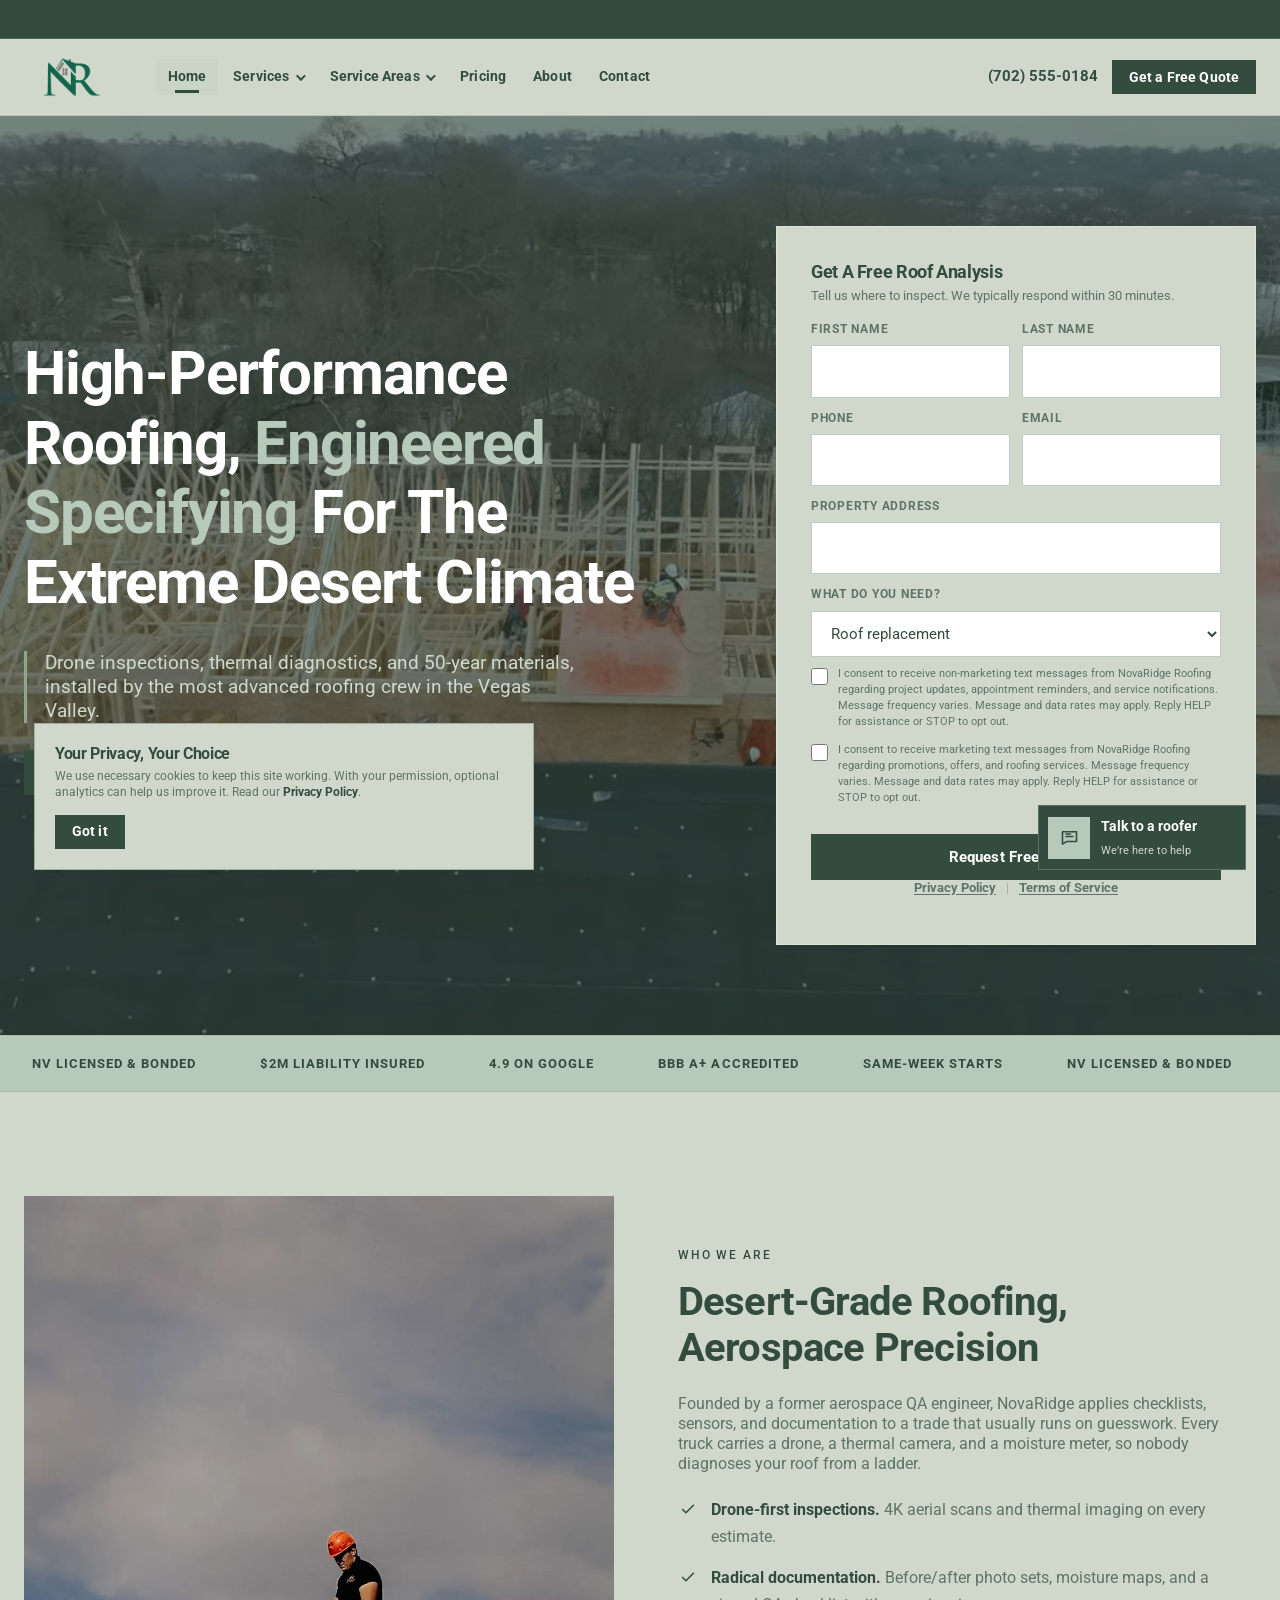
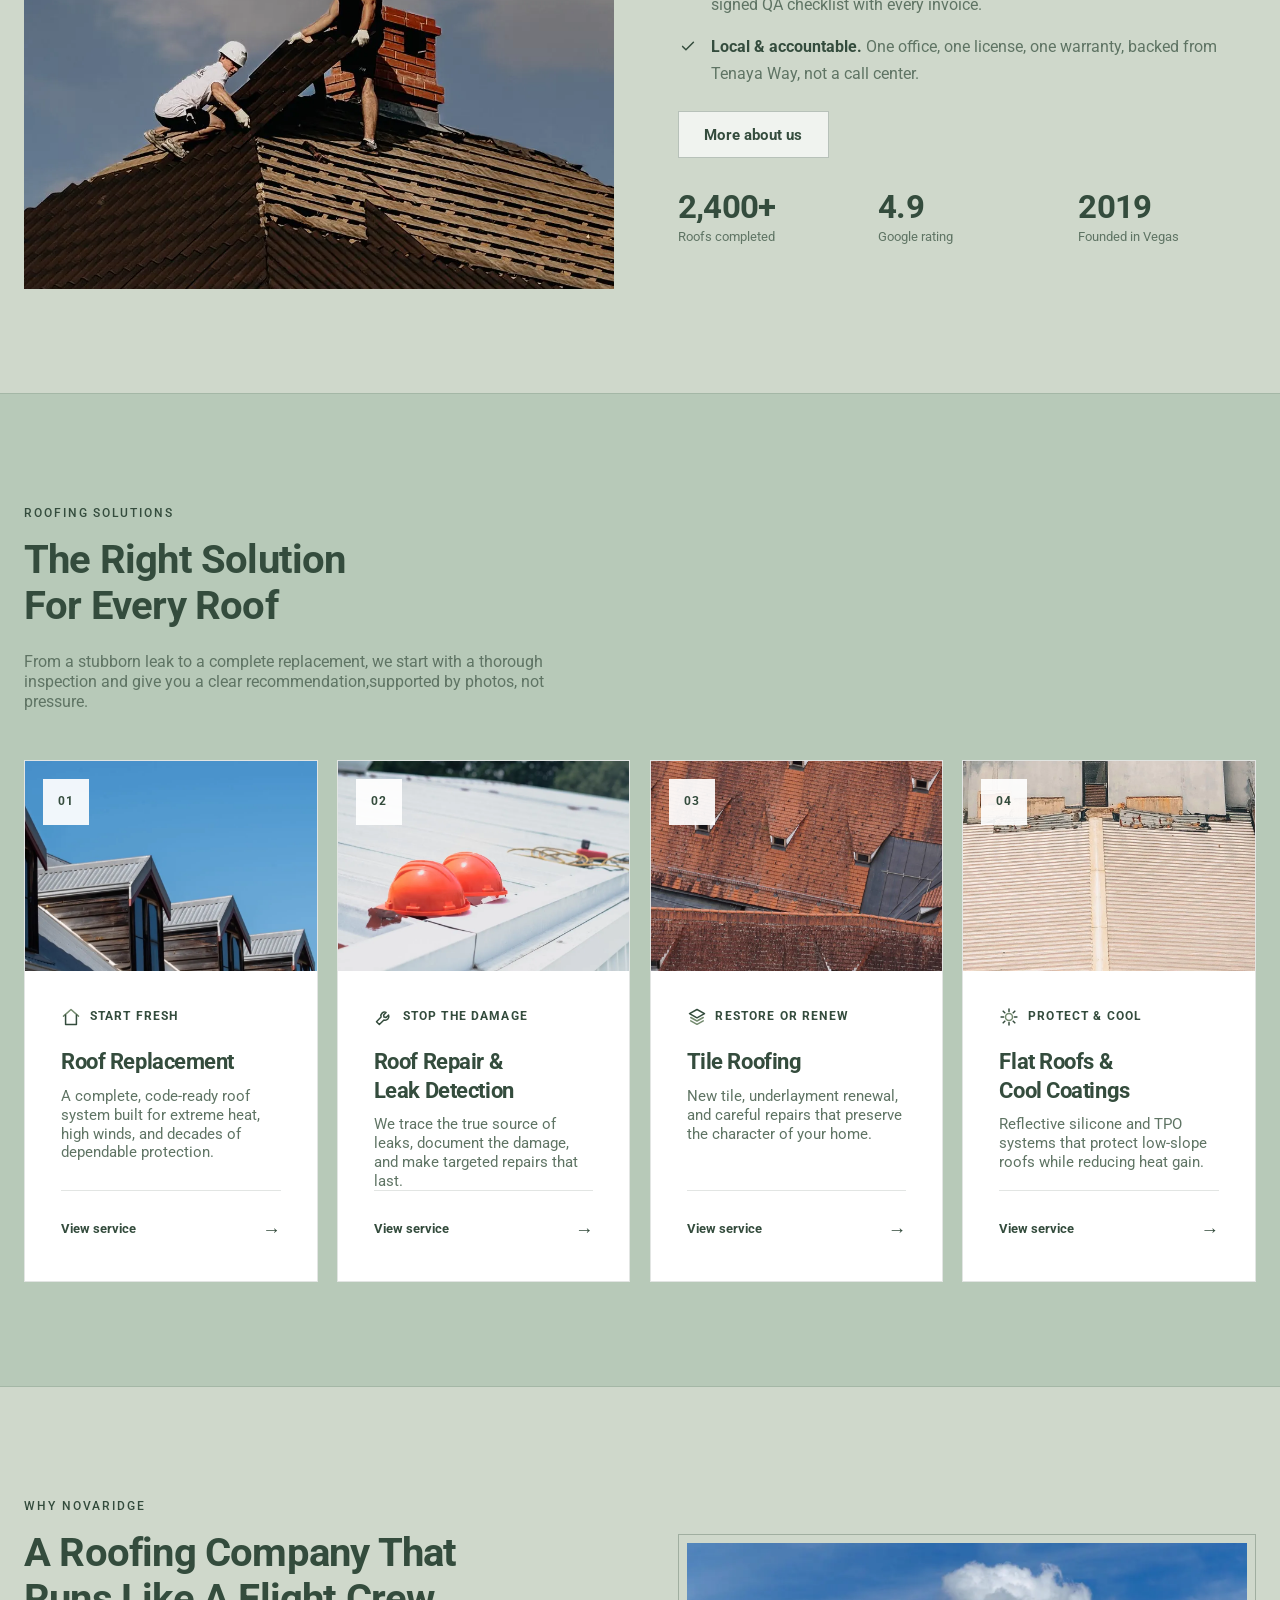
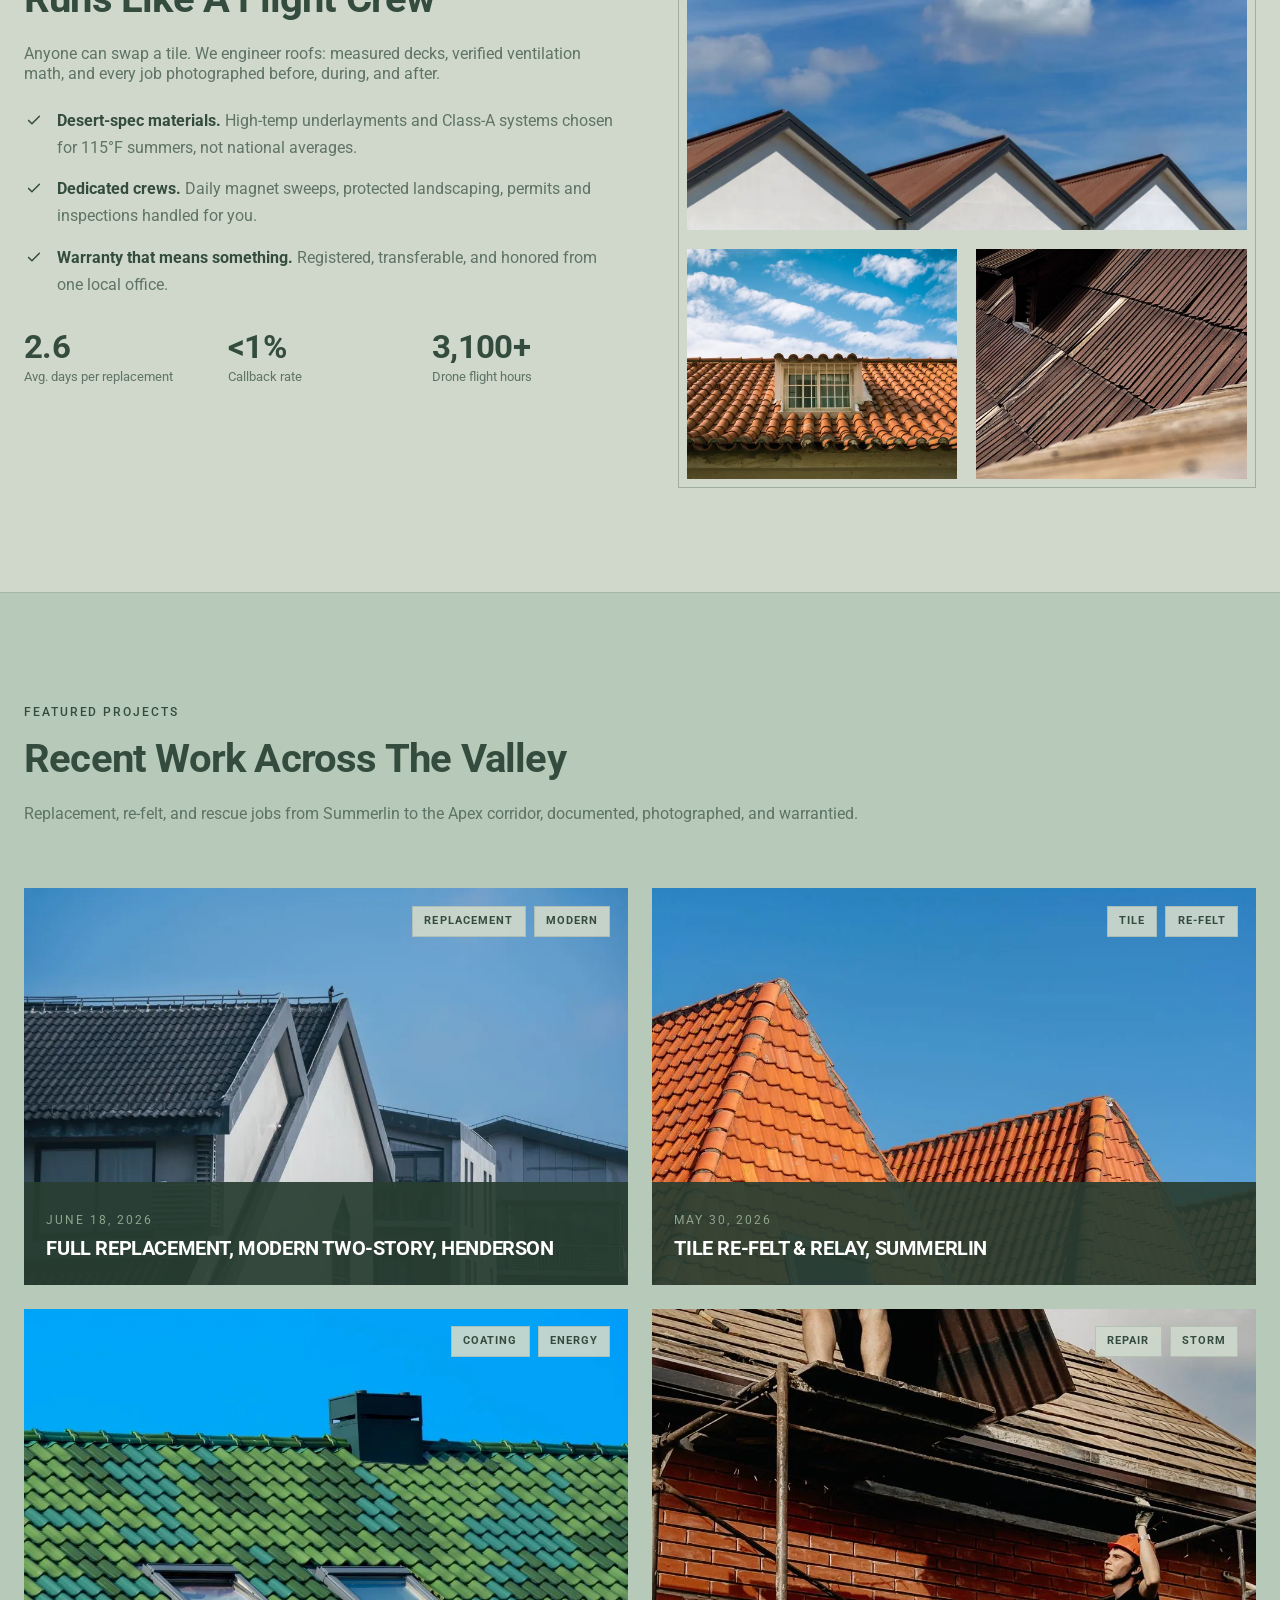
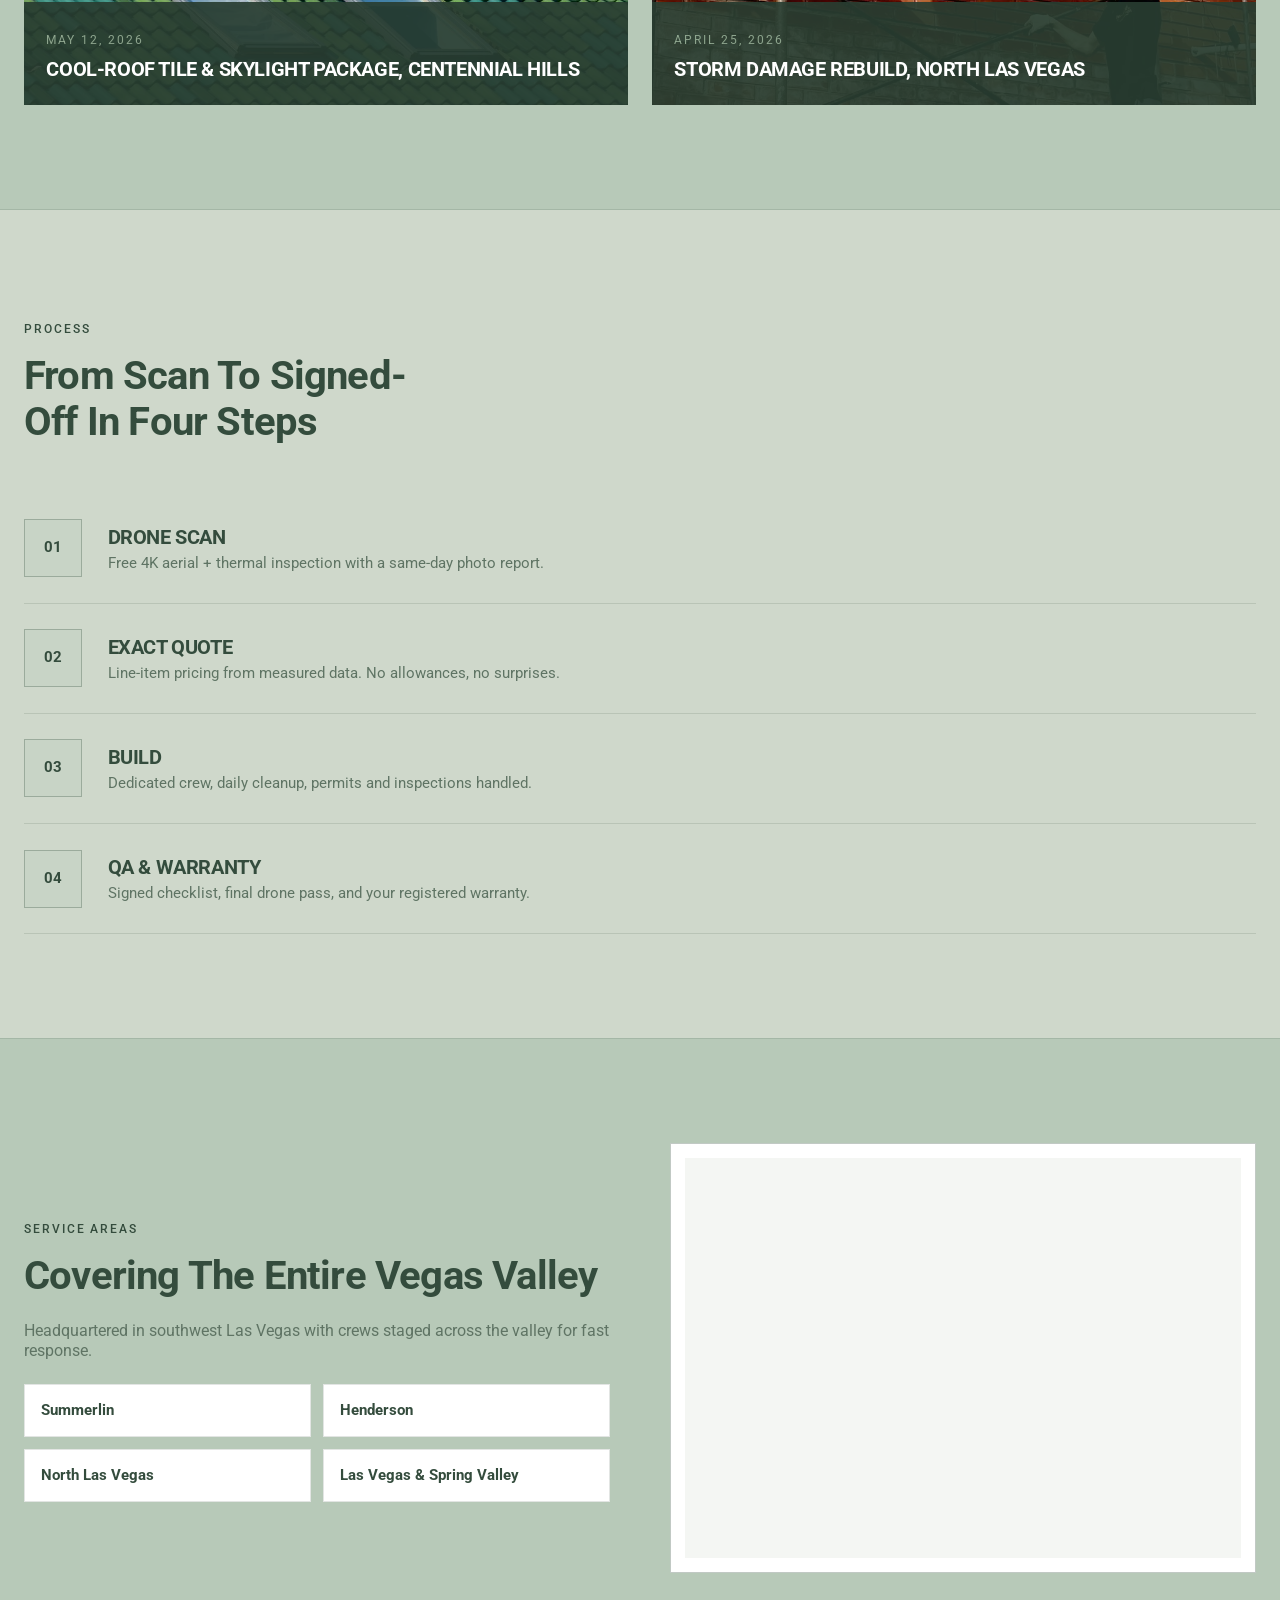
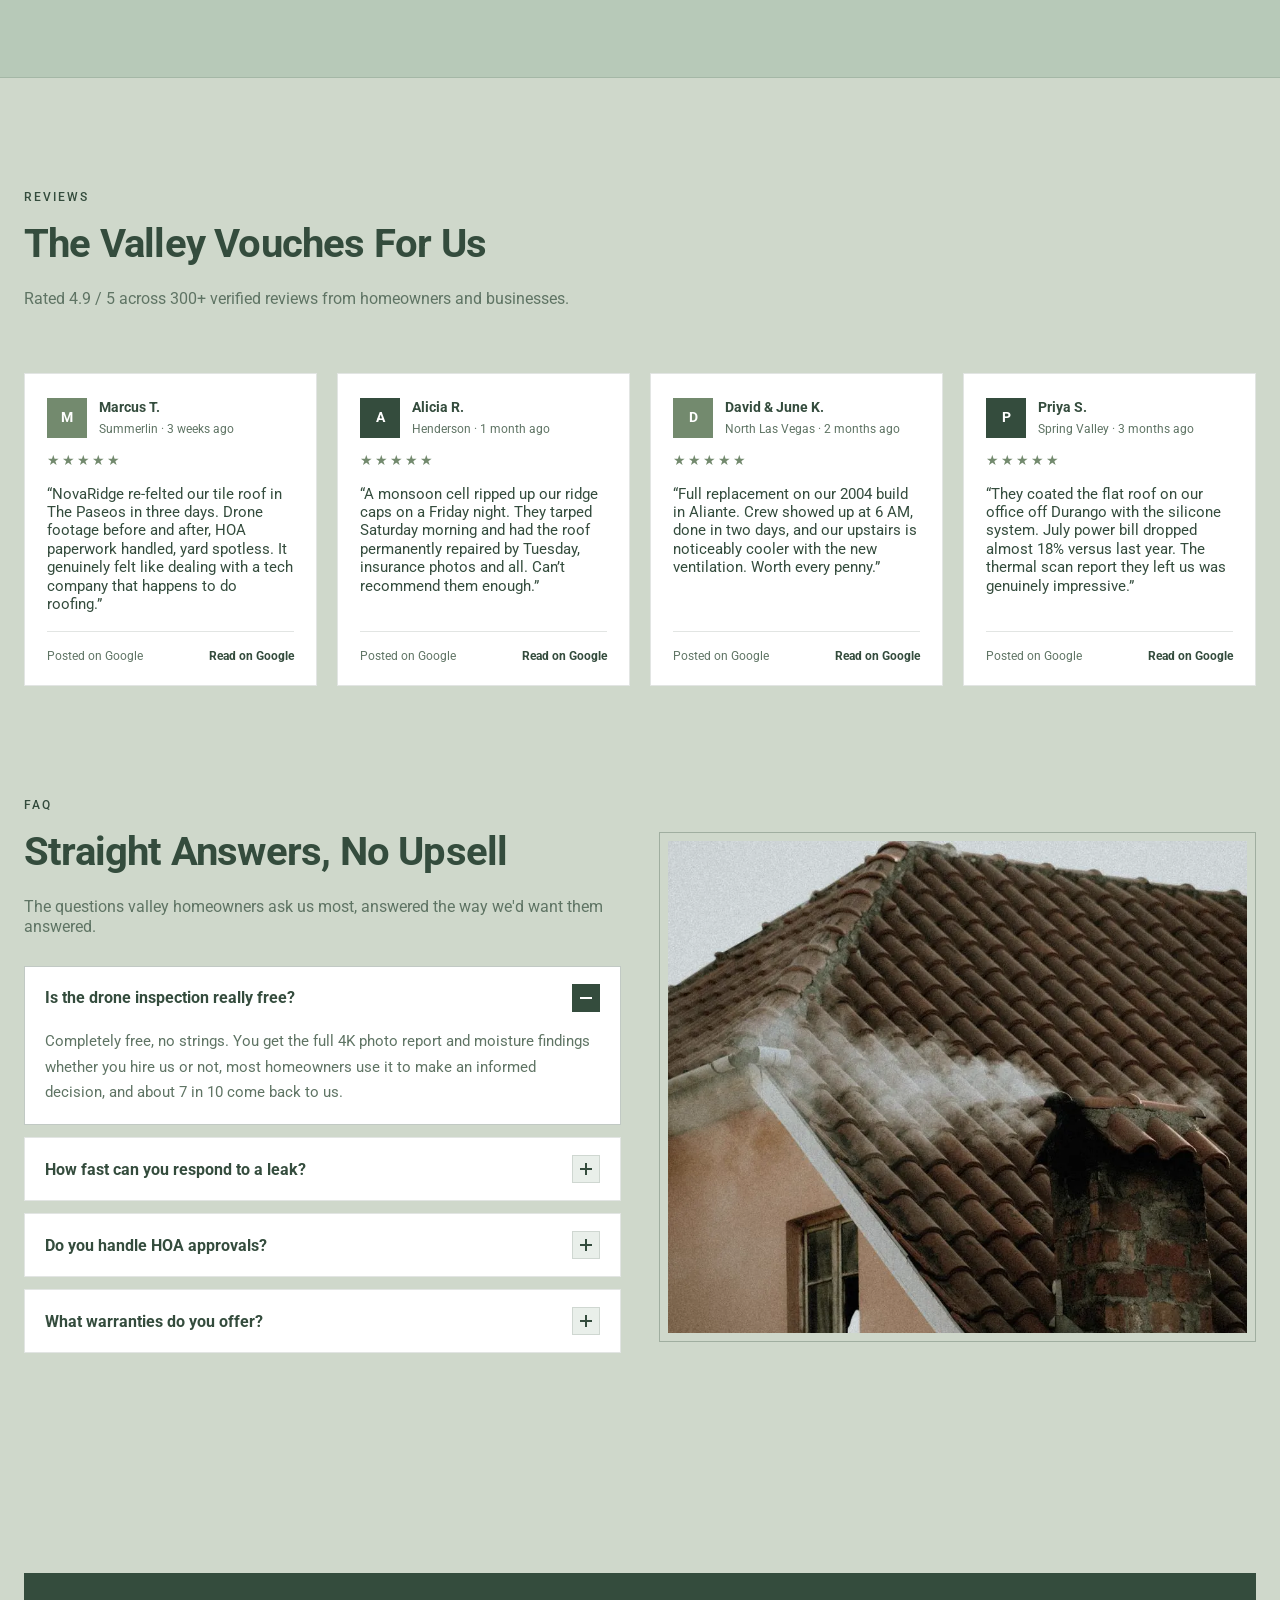
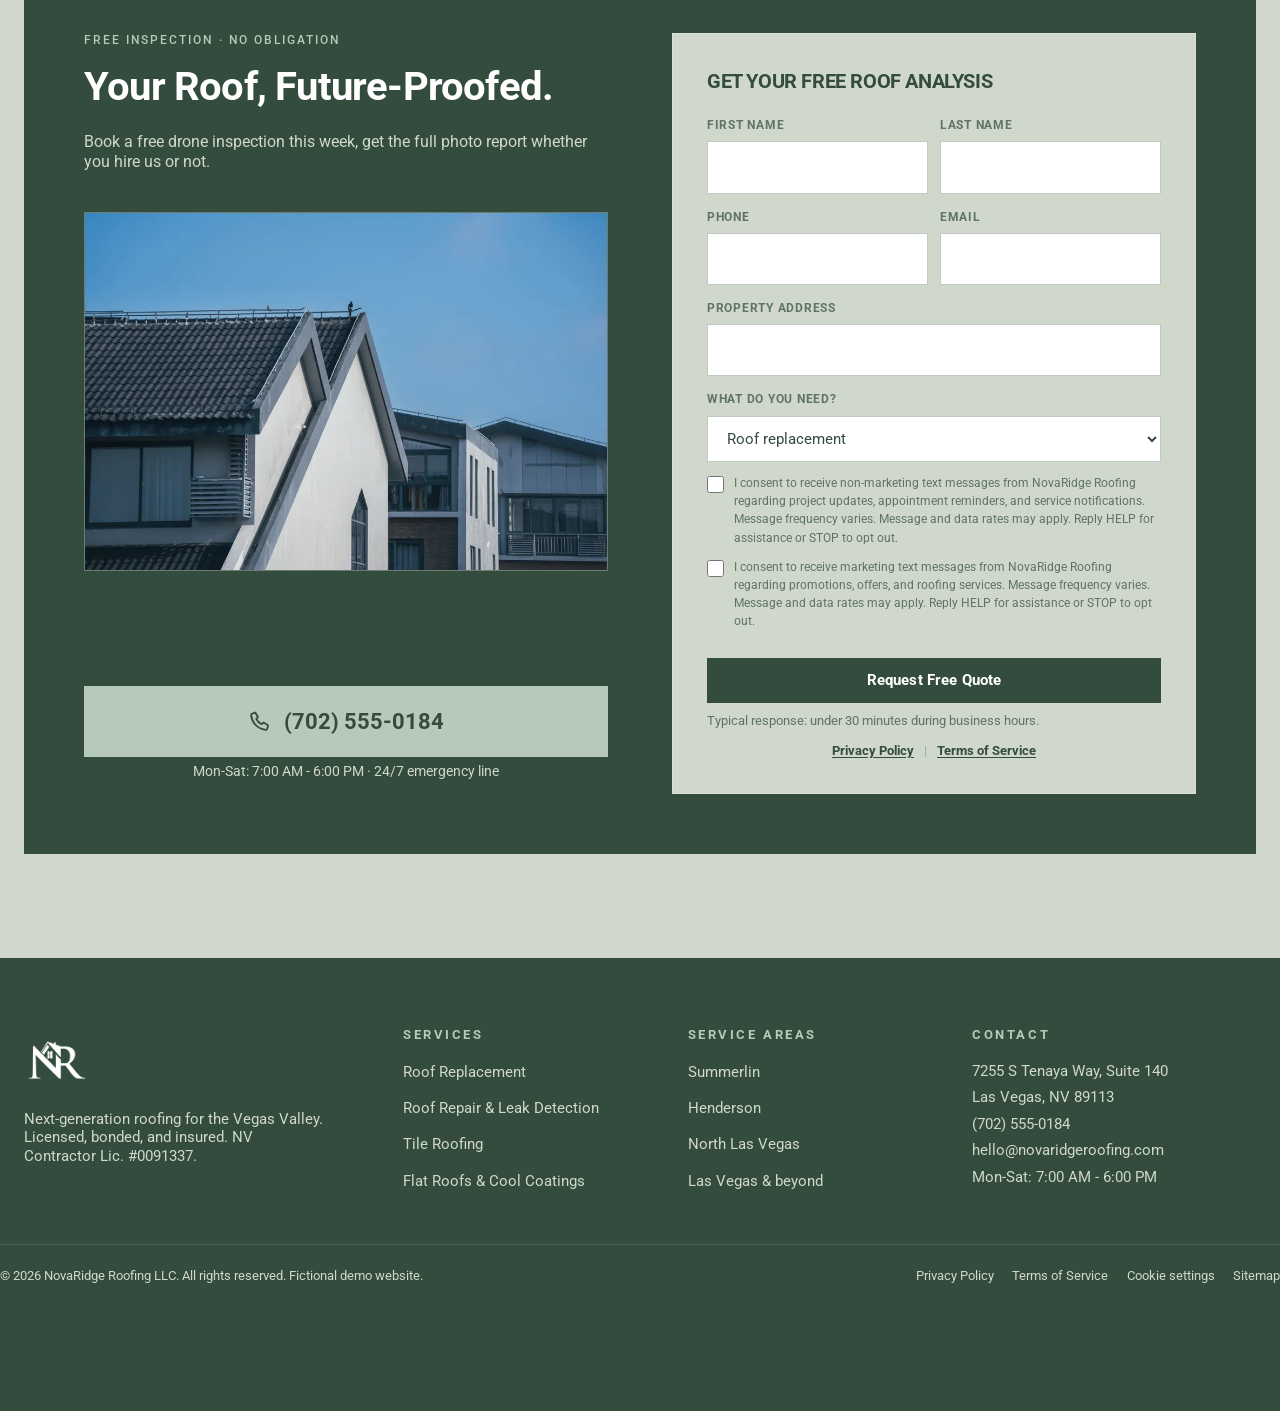
<file: index.html>
<!DOCTYPE html>
<html lang="en">
<head>
<meta charset="utf-8">
<meta name="viewport" content="width=device-width, initial-scale=1">
<title>NovaRidge Roofing | Las Vegas Roofing Company, Repair, Replacement & Tile</title>
<meta name="description" content="Las Vegas roofing done right: drone inspections, roof replacement, tile re-felts, leak repair, and cool-roof coatings. Licensed & insured. Free quotes, (702) 555-0184.">
<link rel="canonical" href="https://philderev.github.io/roofing-template/">
<meta name="theme-color" content="#CFD8CB">
<link rel="icon" href="assets/img/nrr-2.png" type="image/png">
<link rel="apple-touch-icon" href="assets/img/nrr.png">
<meta property="og:type" content="website">
<meta property="og:site_name" content="NovaRidge Roofing">
<meta property="og:title" content="NovaRidge Roofing | Las Vegas Roofing Company, Repair, Replacement & Tile">
<meta property="og:description" content="Las Vegas roofing done right: drone inspections, roof replacement, tile re-felts, leak repair, and cool-roof coatings. Licensed & insured. Free quotes, (702) 555-0184.">
<meta property="og:url" content="https://philderev.github.io/roofing-template/">
<meta property="og:image" content="https://philderev.github.io/roofing-template/assets/img/nrr.png">
<meta property="og:image:secure_url" content="https://philderev.github.io/roofing-template/assets/img/nrr.png">
<meta property="og:image:type" content="image/png">
<meta property="og:image:width" content="3231">
<meta property="og:image:height" content="2550">
<meta property="og:image:alt" content="NovaRidge Roofing logo">
<meta name="twitter:card" content="summary">
<link rel="preload" href="assets/fonts/roboto-400.ttf" as="font" type="font/ttf" crossorigin>
<link rel="preload" as="image" href="assets/video/poster.jpg" fetchpriority="high"><style>/* NOVARIDGE ROOFING , design system
   Palette: Sage Hint · Mint · Sage · Moss · Evergreen */
@font-face{font-family:"Roboto";src:url("assets/fonts/roboto-400.ttf") format("truetype");font-style:normal;font-weight:400;font-display:swap}
@font-face{font-family:"Roboto";src:url("assets/fonts/roboto-500.ttf") format("truetype");font-style:normal;font-weight:500;font-display:swap}
@font-face{font-family:"Roboto";src:url("assets/fonts/roboto-700.ttf") format("truetype");font-style:normal;font-weight:700;font-display:swap}
:root{
  --bg:#CFD8CB;--bg-warm:#B7C9B8;--bg-sun:#B7C9B8;
  --card:#ffffff;--foot:#344C3D;--foot-2:#293D31;
  --ink:#344C3D;--muted:#5F7464;--inv:#F4F6F3;--inv-muted:#CFD8CB;
  --green:#344C3D;--green-2:#738A6E;--lime:#8EA58E;--yellow:#8EA58E;--yellow-2:#738A6E;
  --line:rgba(52,76,61,.14);--line2:rgba(52,76,61,.3);
  --grad:#344C3D;
  --grad-text:#344C3D;
  --r:0;--maxw:1480px;
  --shadow:none;
  --shadow-lg:0 20px 44px rgba(52,76,61,.18);
  --font-body:"Roboto","Segoe UI",Arial,sans-serif;
  --font-display:"Roboto","Segoe UI",Arial,sans-serif;
  --ease:cubic-bezier(.22,.61,.2,1);
}
*,*::before,*::after{box-sizing:border-box}
html{scroll-behavior:smooth;scroll-padding-top:96px;-webkit-text-size-adjust:100%;overflow-x:clip}
@media(prefers-reduced-motion:reduce){html{scroll-behavior:auto}*,*::before,*::after{animation-duration:.001s!important;transition-duration:.001s!important}}
picture{display:block;overflow:hidden;border-radius:var(--r)}
picture img{display:block;transition:transform .65s var(--ease)}
@media(hover:hover) and (pointer:fine){picture:hover img{transform:scale(1.06)}}
body{margin:0;background:var(--bg);color:var(--ink);font:400 1rem/1.7 var(--font-body);text-rendering:optimizeLegibility;-webkit-font-smoothing:antialiased}
img,svg,video{max-width:100%;height:auto;display:block}
a{color:var(--green);text-decoration:none}
a:hover{text-decoration:underline}
::selection{background:rgba(142,165,142,.55);color:#344C3D}
:focus-visible{outline:2px solid var(--green);outline-offset:3px}
h1,h2,h3,h4{font-family:var(--font-display);line-height:1.16;margin:0 0 .55em;font-weight:700;letter-spacing:-.02em;text-wrap:balance}
h1{font-size:clamp(2.25rem,5.2vw,3.75rem);text-transform:capitalize}
h2{font-size:clamp(1.75rem,3.5vw,2.5rem);text-transform:capitalize}
h3{font-size:1.25rem;line-height:1.3}
p{margin:0 0 1em;line-height:1.25!important}
.wrap{max-width:var(--maxw);margin:0 auto;padding:0 clamp(14px,2vw,24px)}
.kicker{display:inline-flex;align-items:center;font-family:var(--font-display);font-size:.75rem;font-weight:500;letter-spacing:.16em;text-transform:uppercase;color:var(--green);margin-bottom:1.3em}
.cta-card .kicker{color:#B7C9B8}
.grad-text{background:var(--grad-text);-webkit-background-clip:text;background-clip:text;color:transparent}
.muted{color:var(--muted)}
section{padding:clamp(56px,9vw,104px) 0;position:relative;overflow:clip}
.section-head{max-width:660px;margin-bottom:clamp(28px,4vw,48px)}
.section-head.split{display:flex;max-width:none;flex-wrap:wrap;gap:1.5rem;align-items:flex-end;justify-content:space-between}
.section-head.split>p{max-width:44ch;border-left:3px solid var(--yellow);padding-left:1rem;margin:0}
.alt-band{background:var(--bg-warm);border-block:1px solid var(--line)}

/* skip link */
.skip{position:absolute;left:-999px;top:8px;z-index:100;background:var(--green);color:#fff;padding:.6em 1em;font-weight:700}
.skip:focus{left:8px}

/* header */
.announcement{position:relative;z-index:51;background:var(--green);color:#fff;border-bottom:1px solid rgba(255,255,255,.14)}
.announcement .wrap{min-height:38px;text-align:center;font-size:.8rem;line-height:1.35}
.announcement-rotator{position:relative;height:38px;overflow:hidden}
.announcement-item{position:absolute;inset:0;display:flex;align-items:center;justify-content:center;gap:12px;opacity:0;transform:translateY(12px);animation:announcement-cycle 10s ease-in-out infinite}
.announcement-item:nth-child(2){animation-delay:5s}
.announcement strong{font-weight:700}
.announcement a{color:#fff;font-weight:700;text-decoration:underline;text-underline-offset:3px;white-space:nowrap}
.announcement a:hover{color:var(--bg-warm)}
@keyframes announcement-cycle{0%{opacity:0;transform:translateY(12px)}4%,46%{opacity:1;transform:none}50%,100%{opacity:0;transform:translateY(-12px)}}
@media(prefers-reduced-motion:reduce){.announcement-item{animation:none;opacity:1;transform:none}.announcement-item:nth-child(2){display:none}}
.site-head{position:sticky;top:0;z-index:50;background:var(--bg);border-bottom:1px solid var(--line)}
.nav-bar{position:relative;display:flex;align-items:center;gap:20px;min-height:76px}
.brand{display:flex;align-items:center;color:var(--ink);flex:none}
.brand:hover{text-decoration:none}
.brand-logo{width:96px;height:64px;object-fit:contain;display:block}
nav.main{margin-left:16px}
nav.main ul{list-style:none;display:flex;gap:4px;margin:0;padding:0;align-items:center}
nav.main a,.drop-btn{display:block;padding:.55em .8em;color:var(--ink);font:600 .9rem/1.4 var(--font-display);letter-spacing:.01em;background:none;border:0;cursor:pointer;white-space:nowrap;position:relative}
nav.main a:hover,.drop-btn:hover{background:rgba(183,201,184,.4);text-decoration:none}
nav.main a[aria-current=page]{color:var(--green);background:rgba(183,201,184,.22);text-decoration:none}
nav.main a[aria-current=page]::after{content:"";position:absolute;left:50%;bottom:2px;width:24px;height:3px;background:var(--green);transform:translateX(-50%)}
.has-drop{position:relative}
.drop-btn::after{content:"";display:inline-block;margin-left:.45em;width:7px;height:7px;border-right:2px solid currentColor;border-bottom:2px solid currentColor;transform:rotate(45deg) translateY(-2px)}
.drop{position:absolute;top:calc(100% + 6px);left:0;min-width:240px;background:var(--card);border:1px solid var(--line2);padding:8px;opacity:0;visibility:hidden;transform:translateY(6px);transition:.18s}
.has-drop:hover .drop,.has-drop:focus-within .drop,.has-drop.open .drop{opacity:1;visibility:visible;transform:none}
.drop a{padding:.6em .8em;font-weight:500}
.drop a:hover{background:var(--bg-warm)}
.head-cta{display:flex;align-items:center;gap:14px}
.head-cta{margin-left:auto}
.phone-link{font-weight:700;font-size:.95rem;color:var(--ink);white-space:nowrap}
.phone-link:hover{color:var(--green);text-decoration:none}
.btn{display:inline-flex;align-items:center;justify-content:center;gap:.5em;padding:.9em 1.7em;font:600 .94rem/1.2 var(--font-display);letter-spacing:.01em;border:0;cursor:pointer;transition:outline-color .2s var(--ease),background-color .2s;outline:2px solid transparent;outline-offset:2px;white-space:nowrap}
.btn:hover{text-decoration:none}
.btn-primary{background:#344C3D;color:#fff}
.btn-primary:hover{background:#293D31;outline-color:#344C3D}
.btn-yellow{background:#B7C9B8;color:#344C3D}
.btn-yellow:hover{background:#8EA58E;outline-color:#738A6E}
.btn-ghost{background:rgba(255,255,255,.7);color:var(--ink);border:1px solid var(--line2)}
.btn-ghost:hover{border-color:var(--green);color:var(--green);background:#fff}
.hero .btn-ghost,.sub-hero .btn-ghost{background:rgba(207,216,203,.12);color:#fff;border-color:rgba(207,216,203,.4)}
.hero .btn-ghost:hover,.sub-hero .btn-ghost:hover{background:rgba(207,216,203,.22);color:#fff;border-color:var(--yellow)}
.btn-sm{padding:.62em 1.2em;font-size:.88rem}
.nav-toggle{display:none;margin-left:auto;background:none;border:1px solid var(--line2);padding:9px 11px;cursor:pointer}
.nav-toggle span{display:block;width:20px;height:2px;background:var(--ink);margin:4px 0;transition:.2s}

/* hero (home) */
.hero{position:relative;min-height:min(92svh,880px);display:flex;align-items:center;overflow:hidden;padding:110px 0 90px;isolation:isolate}
.hero .wrap{width:100%}
.hero-media{position:absolute;inset:0;z-index:-2}
.hero-media video,.hero-media img{width:100%;height:100%;object-fit:cover}
.hero-media::after{content:"";position:absolute;inset:0;background:rgba(41,61,49,.62)}
.hero-inner{max-width:760px;color:#fff}
.hero-layout,.sub-hero-layout{display:grid;grid-template-columns:minmax(0,1.15fr) minmax(340px,.85fr);gap:clamp(32px,6vw,80px);align-items:center}
.sub-hero-layout{grid-template-columns:minmax(0,1fr) minmax(460px,1fr);align-items:start}
.hero-form{padding:clamp(20px,2.5vw,28px);max-width:480px;justify-self:end;width:100%}
.sub-hero-layout .hero-form{max-width:560px}
.hero-form h2{font-size:1.15rem;margin-bottom:.3em;color:var(--ink)}
.hero-form>p{font-size:.82rem;color:var(--muted);margin:0 0 14px}
.hero-form .f-field{margin-bottom:9px}
.hero-form .sms-consent{font-size:.67rem;margin-bottom:12px}
.hero-form .btn{width:100%}
.hero-status{display:inline-flex;align-items:center;gap:.6rem;font-size:.8rem;font-weight:600;letter-spacing:.16em;text-transform:uppercase;color:#B7C9B8;margin-bottom:1.5rem}
.pulse{position:relative;width:9px;height:9px;background:#B7C9B8}
.hero .grad-text,.sub-hero .grad-text{background:#B7C9B8;-webkit-background-clip:text;background-clip:text;color:transparent}
.hero p.lede{font-size:clamp(1.02rem,2vw,1.2rem);color:#CFD8CB;max-width:560px;border-left:3px solid var(--yellow);padding-left:1.1rem}
.hero-ctas{display:flex;gap:14px;flex-wrap:wrap;margin:1.7em 0 2.3em}

/* sub-hero (subpages) */
.sub-hero{position:relative;padding:clamp(76px,10vw,120px) 0 clamp(44px,6vw,70px);overflow:hidden;color:#fff;background:#344C3D}
.sub-hero .lede{color:#CFD8CB!important}
.crumbs{font-size:.84rem;color:#CFD8CB;margin-bottom:1.4em}
.crumbs a{color:#CFD8CB}
.crumbs a:hover{color:var(--yellow)}
.crumbs span[aria-current]{color:#fff}

/* trust bar */
.trust{border-block:1px solid rgba(52,76,61,.12);background:var(--bg-sun);padding:20px 0;overflow:hidden}
.trust-track{display:flex;width:max-content;animation:trust-marquee 28s linear infinite;will-change:transform}
.trust-row{display:flex;gap:clamp(36px,5vw,76px);align-items:center;padding:0 clamp(18px,2.5vw,38px);flex:none}
.trust-item{display:flex;align-items:center;font:600 .8rem/1.2 var(--font-display);letter-spacing:.08em;text-transform:uppercase;color:#344C3D;white-space:nowrap}
.stars{color:#344C3D;letter-spacing:2px}
@keyframes trust-marquee{to{transform:translateX(-25%)}}
@media(hover:hover){.trust:hover .trust-track{animation-play-state:paused}}
@media(prefers-reduced-motion:reduce){.trust{overflow-x:auto}.trust-track{animation:none}.trust-row[aria-hidden=true]{display:none}}

/* cards */
.grid-3{display:grid;grid-template-columns:repeat(3,1fr);gap:20px}
.grid-4{display:grid;grid-template-columns:repeat(4,1fr);gap:20px}
.grid-2{display:grid;grid-template-columns:repeat(2,1fr);gap:20px}
.card{background:var(--card);border:1px solid var(--line);border-radius:var(--r);padding:28px;position:relative;overflow:hidden;transition:transform .35s var(--ease),border-color .35s,box-shadow .35s}
.card::before{content:"";position:absolute;inset:0 0 auto;height:3px;background:var(--grad);opacity:0;transition:.25s}
a.card{color:var(--ink);display:block}
a.card:hover{text-decoration:none}
.card:hover{transform:translateY(-6px);border-color:rgba(52,76,61,.35);box-shadow:var(--shadow-lg)}
.card:hover::before{opacity:1}
.card .icon{width:54px;height:54px;display:grid;place-items:center;background:rgba(183,201,184,.35);border:1px solid rgba(52,76,61,.2);margin-bottom:18px;transition:.3s var(--ease)}
.card:hover .icon{background:var(--grad);transform:rotate(-6deg) scale(1.06)}
.card:hover .icon svg path,.card:hover .icon svg circle{stroke:#fff}
.card h3{margin-bottom:.4em}
.card p{color:var(--muted);font-size:.94rem;margin:0}
.card .go{display:inline-block;margin-top:16px;font-weight:700;font-size:.88rem;color:var(--green)}

/* image-led service overview */
.service-intro{max-width:760px}
.service-intro h2{max-width:15ch}
.service-intro .muted{max-width:62ch;margin-top:1rem}
.service-card-grid{display:grid;grid-template-columns:repeat(4,minmax(0,1fr));gap:clamp(14px,1.5vw,24px)}
.service-card{display:grid;grid-template-columns:1fr;grid-template-rows:210px 1fr;min-height:500px;background:var(--card);color:var(--ink);border:1px solid var(--line);border-radius:var(--r);overflow:hidden;transition:transform .35s var(--ease),box-shadow .35s,border-color .35s}
.service-card:hover{text-decoration:none;transform:translateY(-6px);border-color:rgba(52,76,61,.35);box-shadow:var(--shadow-lg)}
.service-card-media{position:relative;display:block;min-height:0;overflow:hidden;background:#d6ddd3}
.service-card-media picture{display:block;height:100%;border-radius:0}
.service-card-media img{width:100%;height:100%;object-fit:cover;border-radius:0;transition:transform .6s var(--ease)}
.service-card:hover .service-card-media img{transform:scale(1.045)}
.service-number{position:absolute;top:18px;left:18px;display:grid;place-items:center;width:46px;height:46px;background:rgba(255,255,255,.92);font-size:.76rem;font-weight:800;letter-spacing:.08em;color:var(--green)}
.service-card-body{display:flex;flex-direction:column;padding:clamp(24px,3vw,36px)}
.service-label{display:flex;align-items:center;gap:.55rem;margin-bottom:1.35rem;color:var(--green);font-size:.72rem;font-weight:800;letter-spacing:.1em;text-transform:uppercase}
.service-label svg{width:20px;height:20px;flex:none}
.service-card h3{font-size:clamp(1.25rem,1.7vw,1.65rem);margin:0 0 .65rem}
.service-card p{color:var(--muted);font-size:.94rem;margin:0;line-height:1.7}
.service-card .go{display:flex;align-items:center;justify-content:space-between;margin-top:auto;padding-top:1.4rem;border-top:1px solid var(--line);color:var(--green);font-size:.84rem;font-weight:800}
.service-card .go span{font-size:1.15rem;transition:transform .25s var(--ease)}
.service-card:hover .go span{transform:translateX(4px)}

/* about preview / photo layouts */
.about-grid{display:grid;grid-template-columns:1.02fr 1fr;gap:clamp(28px,5vw,64px);align-items:center}
.about-media{position:relative}
.about-media img{border-radius:var(--r);aspect-ratio:4/4.7;object-fit:cover;width:100%;box-shadow:var(--shadow)}
.float-chip{position:absolute;display:flex;align-items:center;gap:.8rem;background:#fff;border:1px solid var(--line2);padding:.85rem 1.15rem}
.float-chip .ico{width:40px;height:40px;background:var(--green);display:grid;place-items:center;flex:none}
.float-chip .ico svg{width:20px;height:20px}
.float-chip b{display:block;font-size:1.05rem;line-height:1.1}
.float-chip span{font-size:.72rem;color:var(--muted);letter-spacing:.06em;text-transform:uppercase}
.chip-tr{top:1.4rem;right:-1rem}
.chip-bl{bottom:2.2rem;left:-1.2rem}
.checklist{list-style:none;margin:1.4em 0 0;padding:0;display:grid;gap:14px}
.checklist li{display:flex;gap:13px;align-items:flex-start;color:var(--muted)}
.checklist li b{color:var(--ink)}
.checklist svg{flex:none;margin-top:3px}
.mini-stats{display:grid;grid-template-columns:repeat(3,1fr);gap:1.4rem;margin-top:2rem}
.mini-stats b{font-size:clamp(1.6rem,2.6vw,2.2rem);display:block;line-height:1;margin-bottom:6px;letter-spacing:-.02em;background:var(--grad-text);-webkit-background-clip:text;background-clip:text;color:transparent}
.mini-stats span{display:block;font-size:.8rem;line-height:1.25;color:var(--muted)}
.why-grid{align-items:start}
.why-media{display:grid;grid-template-columns:1fr 1fr;gap:1.2rem;margin-top:43px;padding:8px;border:1px solid var(--line2)}
.why-media img{border-radius:var(--r);width:100%;object-fit:cover;aspect-ratio:4/3.4;box-shadow:var(--shadow)}
.why-media picture:first-child{grid-column:1/-1}
.why-media picture:first-child img{aspect-ratio:16/8.2}

/* projects */
.proj-grid{display:grid;grid-template-columns:1fr 1fr;gap:1.5rem}
.proj{position:relative;border-radius:var(--r);overflow:hidden;display:block;box-shadow:var(--shadow)}
.proj img{aspect-ratio:16/10.5;object-fit:cover;width:100%;transition:transform .8s var(--ease)}
.proj:hover img{transform:scale(1.06)}
.proj-info{position:absolute;inset:auto 0 0;padding:1.4rem;background:rgba(41,61,49,.92)}
.proj-info time{font-size:.76rem;color:var(--yellow);letter-spacing:.16em;text-transform:uppercase}
.proj-info h3{font-size:1.24rem;text-transform:uppercase;margin:.3rem 0 0;color:#fff}
.proj-tags{position:absolute;top:1.1rem;right:1.1rem;display:flex;gap:.5rem}
.proj-tags span{font-size:.68rem;font-weight:600;letter-spacing:.1em;text-transform:uppercase;background:rgba(207,216,203,.92);border:1px solid rgba(52,76,61,.15);color:#344C3D;padding:.32rem .7rem}

/* tech panel (sticky sidebars) */
.tech-panel{background:var(--card);border:1px solid var(--line2);padding:clamp(22px,3vw,36px);position:relative;overflow:hidden}
.tech-rows{display:grid;gap:12px;margin-top:6px}
.tech-row{display:flex;justify-content:space-between;gap:14px;padding:13px 16px;background:var(--bg);border:1px solid var(--line);font-size:.92rem}
.tech-row b{color:var(--green);font-weight:700;white-space:nowrap}

/* process */
.steps{counter-reset:s}
.step{counter-increment:s;display:grid;grid-template-columns:auto 1fr;gap:1.6rem;align-items:center;padding:1.6rem 0;border-bottom:1px solid var(--line);transition:padding-left .35s var(--ease),background .35s}
.step:hover{padding-left:1rem;background:rgba(183,201,184,.3)}
.step-num{font-size:.95rem;font-weight:700;color:var(--green);width:58px;height:58px;display:grid;place-items:center;border:1px solid var(--line2);background:rgba(183,201,184,.3)}
.step-num::before{content:"0" counter(s)}
.step h3{font-size:1.25rem;text-transform:uppercase;margin:0 0 .2em}
.step p{color:var(--muted);font-size:.95rem;margin:0;max-width:62ch}

/* areas */
.area-flex{display:grid;grid-template-columns:1fr 1fr;gap:clamp(28px,5vw,60px);align-items:center}
.map-panel{background:var(--card);border:1px solid var(--line2);padding:14px;overflow:hidden}
.map-panel iframe{display:block;width:100%;height:400px;border:0;background:#F4F6F3}
.area-list{display:grid;grid-template-columns:1fr 1fr;gap:12px;margin-top:1.4em}
.area-chip{display:flex;align-items:center;padding:13px 16px;background:var(--card);border:1px solid var(--line);color:var(--ink);font-weight:600;font-size:.93rem;transition:.2s var(--ease)}
.area-chip:hover{border-color:var(--green);text-decoration:none;transform:translateY(-3px);color:var(--green)}

/* reviews */
.review-marquee{overflow:hidden}
.review-marquee.rv:not(.in){transform:none}
.review-grid{display:flex;width:max-content;gap:20px}
.review-card{background:var(--card);border:1px solid var(--line);padding:24px 22px 18px;display:flex;flex-direction:column;gap:16px}
.review-grid .review-card{width:calc((min(100vw - 48px,1432px) - 60px)/4);flex:none}
.review-card p{color:var(--ink);font-size:.92rem;line-height:1.55;margin:0;flex:1}
.reviewer{display:flex;align-items:center;gap:12px;order:-2}
.avatar{width:40px;height:40px;display:grid;place-items:center;flex:none;font-weight:700;background:var(--green-2);color:#fff;font-size:.9rem}
.review-card:nth-child(even) .avatar{background:var(--green);color:#fff}
.reviewer b{display:block;font-size:.9rem;line-height:1.35;color:var(--ink)}
.reviewer span{display:block;font-size:.76rem;line-height:1.4;color:var(--muted);margin-top:3px}
.review-card>.stars{order:-1;color:var(--yellow-2);font-size:.9rem;line-height:1;letter-spacing:2px}
.review-foot{display:flex;align-items:center;justify-content:space-between;gap:16px;border-top:1px solid var(--line);padding-top:14px;margin-top:2px;font-size:.76rem;color:var(--muted)}
.review-foot a{font-weight:600;color:var(--green);white-space:nowrap}
.review-marquee.in .review-grid{animation:reviews-scroll 38s linear infinite}
.review-marquee:hover .review-grid{animation-play-state:paused}
@keyframes reviews-scroll{to{transform:translateX(calc(-50% - 10px))}}
@media(prefers-reduced-motion:reduce){.review-marquee.in .review-grid{animation:none}}

/* faq */
.faq-grid{display:grid;grid-template-columns:minmax(0,1fr) minmax(0,1fr);gap:clamp(1.5rem,3vw,2.75rem);align-items:start}
.faq-media{width:100%;max-width:none;justify-self:end;align-self:start;margin-top:42px;padding:8px;border:1px solid var(--line2)}
.faq-media img{border-radius:var(--r);aspect-ratio:4/3.4;object-fit:cover;width:100%;box-shadow:var(--shadow)}
.faq details,.faq-grid details{border:1px solid var(--line);background:var(--card);margin-bottom:12px;overflow:hidden;transition:border-color .3s}
.faq{max-width:820px}
details[open]{border-color:var(--line2)}
.faq summary,.faq-grid summary{cursor:pointer;padding:17px 20px;font-weight:600;list-style:none;display:flex;justify-content:space-between;gap:16px;align-items:center}
summary::-webkit-details-marker{display:none}
summary .plus{flex:none;width:28px;height:28px;position:relative;border:1px solid var(--line);background:rgba(183,201,184,.3);transition:.3s var(--ease)}
summary .plus::before,summary .plus::after{content:"";position:absolute;inset:0;margin:auto;background:var(--green)}
summary .plus::before{width:12px;height:2px}
summary .plus::after{width:2px;height:12px;transition:transform .3s var(--ease)}
details[open] summary .plus{background:var(--grad);border-color:transparent}
details[open] summary .plus::before,details[open] summary .plus::after{background:#fff}
details[open] summary .plus::after{transform:rotate(90deg)}
.faq-a{padding:0 20px 18px;color:var(--muted);font-size:.95rem}

/* pricing */
.price-card{position:relative;background:var(--card);border:1px solid var(--line);padding:32px 28px;display:flex;flex-direction:column;transition:transform .3s var(--ease),border-color .3s,box-shadow .3s}
.price-card:hover{transform:translateY(-6px);border-color:rgba(52,76,61,.4);box-shadow:var(--shadow-lg)}
.price-card.hot{border-color:rgba(52,76,61,.55);box-shadow:0 0 0 3px rgba(183,201,184,.5)}
.price-card .tag{position:absolute;top:-13px;left:50%;transform:translateX(-50%);white-space:nowrap;background:#B7C9B8;color:#344C3D;font-size:.72rem;font-weight:700;letter-spacing:.12em;text-transform:uppercase;padding:.4em 1em}
.price-card h3{font-size:1.1rem;text-transform:uppercase}
.price{font-size:2.1rem;font-weight:700;margin:.2em 0 .1em;letter-spacing:-.02em}
.price small{font-size:.85rem;color:var(--muted);font-weight:500}
.price-card ul{list-style:none;padding:1.2em 0 0;margin:.6em 0 1.6em;display:grid;gap:10px;flex:1;border-top:1px solid var(--line)}
.price-card li{display:flex;gap:10px;font-size:.92rem;color:var(--muted)}
.price-card li::before{content:"";width:8px;height:2px;background:var(--green);flex:none;margin-top:11px}
.price-card .btn{width:100%}

/* cta band + form */
.cta-band{padding:clamp(56px,9vw,104px) 0}
.cta-card{position:relative;overflow:hidden;padding:clamp(28px,5vw,60px);color:#fff;background:#344C3D}
.cta-card .inner{position:relative;display:grid;grid-template-columns:1fr 1fr;gap:clamp(30px,5vw,70px);align-items:start}
.cta-card .inner>div:first-child{display:flex;flex-direction:column;align-self:stretch}
.cta-card .inner>div:first-child .big-phone{margin-top:auto}
.cta-visual{height:clamp(240px,28vw,410px);margin:24px 0;overflow:hidden;border:1px solid rgba(207,216,203,.35)}
.cta-visual picture,.cta-visual img{width:100%;height:100%}
.cta-visual img{object-fit:cover}
.cta-card .muted{color:#CFD8CB}
.big-phone{display:inline-flex;align-items:center;justify-content:center;gap:12px;margin-top:1.2em;padding:.75em 1.4em;background:#B7C9B8;color:#344C3D;font-size:clamp(1.15rem,2.4vw,1.4rem);font-weight:700;outline:2px solid transparent;outline-offset:2px;transition:outline-color .2s var(--ease),background-color .2s}
.big-phone:hover{background:#8EA58E;color:#293D31;outline-color:#738A6E;text-decoration:none}
.cta-card .big-phone+p{text-align:center}
.lead-form{background:var(--bg);border:1px solid rgba(255,255,255,.25);padding:clamp(22px,3vw,34px);color:var(--ink)}
.lead-form h3{margin-bottom:1em;text-transform:uppercase}
.f-row{display:grid;grid-template-columns:1fr 1fr;gap:12px}
.f-field{margin-bottom:12px}
.f-field label{display:block;font-size:.78rem;font-weight:700;letter-spacing:.06em;color:var(--muted);margin-bottom:6px;text-transform:uppercase}
.f-field input,.f-field select,.f-field textarea{width:100%;padding:.8em 1em;background:#fff;border:1px solid var(--line2);color:var(--ink);font:inherit;font-size:.95rem}
.f-field input:focus,.f-field select:focus,.f-field textarea:focus{outline:none;border-color:var(--green);box-shadow:0 0 0 3px rgba(115,138,110,.2)}
.form-note{font-size:.8rem;color:var(--muted);margin:10px 0 0}
.sms-consents{border:0;padding:0;margin:6px 0 16px;min-width:0}
.sms-consents legend{padding:0;margin:0 0 8px;color:var(--ink);font-size:.78rem;font-weight:700;text-transform:uppercase;letter-spacing:.06em}
.sms-consent{display:flex;align-items:flex-start;gap:10px;margin:0 0 11px;color:var(--muted);font-size:.76rem;line-height:1.5;cursor:pointer}
.sms-consent input{width:17px;height:17px;flex:0 0 17px;margin:2px 0 0;accent-color:var(--green)}
.consent-note{font-size:.72rem;color:var(--muted);margin:0!important}
.form-legal{display:flex;justify-content:center;gap:10px;margin:14px 0 0;font-size:.8rem}
.form-legal a{color:var(--green-dark);font-weight:600;text-decoration:underline;text-underline-offset:2px}
.form-legal span{color:var(--line2)}
.form-consent{font-size:.72rem;line-height:1.5}
.form-consent a{font-weight:600}
.form-ok{display:none;padding:14px 18px;border:1px solid rgba(52,76,61,.4);background:rgba(115,138,110,.12);color:var(--green);font-weight:600;margin-top:14px}

/* footer */
.site-foot{background:var(--foot);color:var(--inv);padding:clamp(44px,6vw,70px) 0 0}
.site-foot .brand{color:var(--inv)}
.site-foot .brand-logo{filter:brightness(0) invert(1);transform:translateX(-15px);margin-right:-15px}
.foot-grid{display:grid;grid-template-columns:1.4fr 1fr 1fr 1.2fr;gap:clamp(24px,4vw,48px)}
.foot-grid h4{font-size:.8rem;letter-spacing:.2em;text-transform:uppercase;color:#B7C9B8;margin-bottom:1.2em}
.foot-grid ul{list-style:none;margin:0;padding:0;display:grid;gap:9px}
.foot-grid a{color:var(--inv-muted);font-size:.92rem}
.foot-grid a:hover{color:#B7C9B8}
.foot-about p{color:var(--inv-muted);font-size:.92rem;max-width:300px}
address{font-style:normal;color:var(--inv-muted);font-size:.92rem;line-height:1.8}
address a{color:var(--inv)}
.foot-bottom{margin-top:clamp(30px,5vw,50px);border-top:1px solid rgba(207,216,203,.14);padding:20px 0 clamp(96px,12vw,124px);display:flex;justify-content:space-between;gap:14px;flex-wrap:wrap;font-size:.82rem;color:var(--inv-muted)}
.foot-bottom a{color:var(--inv-muted)}
.foot-bottom a:hover{color:#B7C9B8}
.foot-legal{display:flex;gap:1.4em;flex-wrap:wrap}
.cookie-settings{border:0;padding:0;background:none;color:var(--inv-muted);font:inherit;cursor:pointer}.cookie-settings:hover{color:#B7C9B8}

/* floating contact */
.contact-float{position:fixed;right:clamp(16px,3vw,34px);bottom:clamp(16px,3vw,30px);z-index:90;display:flex;flex-direction:column;align-items:flex-end;gap:12px}
.contact-trigger{min-width:208px;display:flex;align-items:center;gap:11px;padding:9px 14px 9px 9px;border:1px solid rgba(255,255,255,.2);background:#344C3D;color:#fff;font:inherit;text-align:left;cursor:pointer;transition:transform .25s var(--ease),background .25s}
.contact-trigger:hover{transform:translateY(-3px);background:#293D31}
.contact-trigger-icon{width:42px;height:42px;display:grid;place-items:center;background:#B7C9B8;color:#344C3D;flex:none}
.contact-trigger svg,.contact-actions svg{width:21px;height:21px;fill:none;stroke:currentColor;stroke-width:1.8;stroke-linecap:round;stroke-linejoin:round}
.contact-trigger b,.contact-trigger small{display:block}.contact-trigger b{font-size:.9rem}.contact-trigger small{font-size:.7rem;color:#CFD8CB;margin-top:1px}
.contact-close{display:none;width:19px;height:19px;position:relative;margin:0 4px 0 auto}
.contact-close::before,.contact-close::after{content:"";position:absolute;inset:9px 1px auto;height:2px;background:#fff;transform:rotate(45deg)}
.contact-close::after{transform:rotate(-45deg)}
.is-open .contact-trigger{min-width:58px;width:58px;height:58px;padding:0}.is-open .contact-trigger-icon,.is-open .contact-trigger-copy{display:none}.is-open .contact-close{display:block;margin:auto}
.contact-pop{width:min(392px,calc(100vw - 32px));overflow:hidden;border:1px solid rgba(52,76,61,.3);background:var(--bg);transform-origin:bottom right;animation:contact-in .25s var(--ease)}
.contact-pop-head{display:flex;align-items:center;gap:14px;padding:22px 20px;background:#344C3D;color:#fff}
.contact-pop-head strong,.contact-pop-head span{display:block}.contact-pop-head strong{font-size:.94rem}.contact-pop-head div>span{font-size:.72rem;color:#CFD8CB;margin-top:3px}
.contact-status{width:38px;height:38px;display:grid;place-items:center;background:rgba(255,255,255,.08);border:1px solid rgba(183,201,184,.2);flex:none}
.contact-status img{display:block;width:34px;height:34px;object-fit:contain;filter:brightness(0) invert(1)}
.contact-pop-body{padding:22px 20px 20px}.contact-pop-body>p{font-size:.88rem;line-height:1.6;color:var(--muted);margin:0 0 17px}
.contact-actions{display:grid;grid-template-columns:1fr 1fr;gap:11px}
.contact-actions a{display:flex;align-items:center;gap:11px;min-width:0;padding:14px 12px;border:1px solid var(--line2);background:#fff;color:var(--ink);transition:border-color .2s,transform .2s}
.contact-actions a>span:last-child{min-width:0}
.contact-actions a:hover{transform:translateY(-2px);border-color:var(--green);text-decoration:none}
.contact-actions .contact-email{grid-column:1/-1}.contact-icon{width:34px;height:34px;display:grid;place-items:center;background:rgba(183,201,184,.3);color:var(--green);flex:none}
.contact-actions b,.contact-actions small{display:block;overflow:hidden;text-overflow:ellipsis}.contact-actions b{font-size:.8rem;white-space:nowrap}.contact-actions small{font-size:.67rem;color:var(--muted);margin-top:3px;white-space:nowrap}
@keyframes contact-in{from{opacity:0;transform:translateY(10px) scale(.97)}}

/* cookie consent */
.cookie-banner{position:fixed;left:clamp(16px,3vw,34px);bottom:clamp(16px,3vw,30px);z-index:89;width:min(500px,calc(100vw - 32px));display:grid;gap:15px;padding:20px;border:1px solid rgba(52,76,61,.3);background:var(--bg);animation:cookie-in .35s var(--ease)}
.cookie-banner[hidden]{display:none}
.cookie-copy h2{font-size:1rem;margin:1px 0 5px}.cookie-copy p{font-size:.78rem;line-height:1.55;color:var(--muted);margin:0}.cookie-copy a{font-weight:600}
.cookie-actions{display:flex;align-items:center;gap:10px}
@keyframes cookie-in{from{opacity:0;transform:translateY(14px)}}

/* prose (subpages) */
.prose{max-width:800px}
.prose h2{margin-top:1.6em;font-size:clamp(1.3rem,2.4vw,1.7rem)}
.prose p,.prose li{color:#5F7464}
.prose ul{padding-left:1.2em}
.prose img{border-radius:var(--r);box-shadow:var(--shadow);margin:1.5em 0}
.legal .prose h2{font-size:1.25rem}
.legal .prose p,.legal .prose li{font-size:.96rem}
.updated{font-size:.85rem;color:var(--muted)}

/* service hero image strip */
.svc-hero-img{margin-top:clamp(-30px,-4vw,-50px);position:relative;z-index:2}
.svc-hero-img img{aspect-ratio:16/6.2;object-fit:cover;width:100%;border:4px solid var(--bg)}

/* thank-you */
.ty-hero{min-height:70svh;display:flex;align-items:center}
.ty-check{width:84px;height:84px;background:var(--green);display:grid;place-items:center;margin-bottom:1.6em}

/* reveal */
.rv:not(.in){opacity:0;transform:translateY(24px)}
.rv.in{animation:rv-in .7s var(--ease)}
@keyframes rv-in{from{opacity:0;transform:translateY(24px)}}
@media(prefers-reduced-motion:reduce){.rv:not(.in){opacity:1;transform:none}.rv.in{animation:none}}

/* responsive */
@media(max-width:1120px){
  .phone-link{display:none}
  .nav-bar{gap:12px}
}
@media(max-width:1020px){
  .review-grid .review-card{width:calc((100vw - 68px)/2)}
  .grid-4{grid-template-columns:1fr 1fr}
  .service-card-grid{grid-template-columns:repeat(2,minmax(0,1fr))}
  .service-card{grid-template-columns:1fr;min-height:0}.service-card-media{height:220px}
  .foot-grid{grid-template-columns:1fr 1fr}
}
@media(max-width:860px){
  .cta-card .inner>div:first-child .big-phone{margin-top:1.2em}
  .why-media{margin-top:0}
  .faq-media{max-width:100%;justify-self:stretch;margin-top:0}
  .nav-toggle{display:block}
  nav.main{position:fixed;inset:76px 0 auto;background:rgba(207,216,203,.99);border-bottom:1px solid var(--line2);padding:18px clamp(16px,4vw,28px) 26px;transform:translateY(-130%);transition:transform .25s;margin:0;max-height:calc(100svh - 76px);overflow:auto;box-shadow:var(--shadow-lg)}
  nav.main.open{transform:none}
  nav.main ul{flex-direction:column;align-items:stretch;gap:2px}
  nav.main a,.drop-btn{padding:.8em .6em;font-size:1.02rem;width:100%;text-align:left}
  nav.main a[aria-current=page]::after{left:.6em;bottom:3px;width:30px;transform:none}
  .drop{position:static;opacity:1;visibility:visible;transform:none;display:none;border:0;background:rgba(183,201,184,.18);box-shadow:none;margin:4px 0 8px}
  .has-drop.open .drop{display:block}
  .head-cta .btn{display:none}
  .grid-3,.grid-2,.proj-grid{grid-template-columns:1fr}
  .service-card-grid{grid-template-columns:1fr}
  .about-grid,.area-flex,.cta-card .inner,.faq-grid,.hero-layout,.sub-hero-layout{grid-template-columns:1fr}
  .hero-form{justify-self:start;max-width:620px}
  .chip-tr{right:.6rem}.chip-bl{left:-.4rem}
  .hero{min-height:78svh;padding:90px 0 70px}
}
@media(max-width:560px){
  .review-grid .review-card{width:calc(100vw - 28px)}
  .announcement .wrap{min-height:54px;font-size:.73rem}
  .announcement-rotator{height:54px}
  .announcement-item{gap:5px;flex-direction:column;padding:6px 0}
  .grid-4,.area-list,.f-row,.why-media{grid-template-columns:1fr}
  .service-card-media{height:190px}.service-card-body{padding:24px}
  .why-media img{aspect-ratio:16/9}
  .foot-grid{grid-template-columns:1fr}
  .phone-link{display:none}
  .trust-track{animation-duration:22s}
  .mini-stats{grid-template-columns:repeat(3,1fr);gap:.8rem}
  .contact-float{right:12px;bottom:12px}.contact-trigger-copy{display:none}.contact-trigger{min-width:58px;width:58px;height:58px;padding:8px}.contact-trigger-icon{width:40px;height:40px}.contact-pop{width:min(392px,calc(100vw - 24px))}.contact-actions{grid-template-columns:1fr}.contact-actions .contact-email{grid-column:auto}
  .cookie-banner{left:12px;bottom:82px;width:calc(100vw - 24px);padding:17px}.cookie-actions .btn{width:100%}
}
</style>
<noscript><style>.rv:not(.in){opacity:1;transform:none}</style></noscript>
<script type="application/ld+json">{"@context":"https://schema.org","@type":"RoofingContractor","@id":"https://philderev.github.io/roofing-template/#org","name":"NovaRidge Roofing","legalName":"NovaRidge Roofing LLC","url":"https://philderev.github.io/roofing-template/","logo":"https://philderev.github.io/roofing-template/assets/img/nrr-2.png","image":"https://philderev.github.io/roofing-template/assets/img/nrr.png","telephone":"+1-702-555-0184","email":"hello@novaridgeroofing.com","priceRange":"$$","address":{"@type":"PostalAddress","streetAddress":"7255 S Tenaya Way, Suite 140","addressLocality":"Las Vegas","addressRegion":"NV","postalCode":"89113","addressCountry":"US"},"geo":{"@type":"GeoCoordinates","latitude":36.0563,"longitude":-115.2493},"openingHoursSpecification":[{"@type":"OpeningHoursSpecification","dayOfWeek":["Monday","Tuesday","Wednesday","Thursday","Friday","Saturday"],"opens":"07:00","closes":"18:00"}],"areaServed":[{"@type":"City","name":"Las Vegas"},{"@type":"City","name":"Summerlin"},{"@type":"City","name":"Henderson"},{"@type":"City","name":"North Las Vegas"},{"@type":"City","name":"Spring Valley"},{"@type":"City","name":"Enterprise"},{"@type":"City","name":"Paradise"}],"sameAs":[]}</script>
<script type="application/ld+json">{"@context":"https://schema.org","@type":"FAQPage","mainEntity":[{"@type":"Question","name":"Is the drone inspection really free?","acceptedAnswer":{"@type":"Answer","text":"Completely free, no strings. You get the full 4K photo report and moisture findings whether you hire us or not, most homeowners use it to make an informed decision, and about 7 in 10 come back to us."}},{"@type":"Question","name":"How fast can you respond to a leak?","acceptedAnswer":{"@type":"Answer","text":"Emergency calls across Las Vegas, Henderson, North Las Vegas, and Summerlin are typically tarped the same day. Our 24/7 line, (702) 555-0184, is answered by a person, not a voicemail."}},{"@type":"Question","name":"Do you handle HOA approvals?","acceptedAnswer":{"@type":"Answer","text":"Yes. We prepare the full architectural submittal, tile profile, color match, and scope of work, and we maintain a boneyard of discontinued tile so repairs blend invisibly."}},{"@type":"Question","name":"What warranties do you offer?","acceptedAnswer":{"@type":"Answer","text":"Manufacturer material warranties up to 50 years, and a NovaRidge workmanship warranty up to 25 years, registered digitally, transferable once, and backed by our Tenaya Way office."}}]}</script>
<!-- GA4: paste gtag.js snippet here (G-XXXXXXXXXX) -->
<!-- GTM: paste container snippet here (GTM-XXXXXXX) -->
<!-- GHL: paste location tracking code here -->
</head>
<body>
<a class="skip" href="#main">Skip to content</a>
<aside class="announcement" aria-label="Announcement">
  <div class="wrap announcement-rotator">
    <div class="announcement-item"><strong>Free drone roof inspections across the Las Vegas Valley.</strong><a href="contact/">Book yours today</a></div>
    <div class="announcement-item"><strong>Roof leak or storm damage? Same-week service is available.</strong><a href="services/roof-repair/">Get roof help</a></div>
  </div>
</aside>
<header class="site-head">
  <div class="wrap nav-bar">
    <a class="brand" href="./" aria-label="NovaRidge Roofing, home"><img class="brand-logo" src="./assets/img/nrr-2.png" width="3231" height="2550" alt="NovaRidge Roofing"></a>
    <button class="nav-toggle" aria-label="Menu" aria-expanded="false" aria-controls="mainnav"><span></span><span></span><span></span></button>
    <nav class="main" id="mainnav" aria-label="Main">
      <ul>
        <li><a href="./" aria-current="page">Home</a></li>
        <li class="has-drop"><button class="drop-btn" aria-expanded="false">Services</button>
          <div class="drop"><a href="services/roof-replacement/">Roof Replacement</a><a href="services/roof-repair/">Roof Repair & Leak Detection</a><a href="services/tile-roofing/">Tile Roofing</a><a href="services/flat-roof-coatings/">Flat Roofs & Cool Coatings</a></div>
        </li>
        <li class="has-drop"><button class="drop-btn" aria-expanded="false">Service Areas</button>
          <div class="drop"><a href="service-areas/summerlin/">Summerlin</a><a href="service-areas/henderson/">Henderson</a><a href="service-areas/north-las-vegas/">North Las Vegas</a></div>
        </li>
        <li><a href="pricing/">Pricing</a></li>
        <li><a href="about/">About</a></li>
        <li><a href="contact/">Contact</a></li>
      </ul>
    </nav>
    <div class="head-cta">
      <a class="phone-link" href="tel:+17025550184">(702) 555-0184</a>
      <a class="btn btn-primary btn-sm" href="contact/">Get a Free Quote</a>
    </div>
  </div>
</header>
<main id="main">

<section class="hero">
  <div class="hero-media">
    <video id="heroVid" data-base="assets/video/hero" autoplay muted loop playsinline preload="none" poster="assets/video/poster.jpg" width="1280" height="720" aria-hidden="true" tabindex="-1"></video>
  </div>

  <div class="wrap hero-layout">
    <div class="hero-inner">
      <h1>High-Performance Roofing, <span class="grad-text">Engineered Specifying</span> for the Extreme Desert Climate</h1>
      <p class="lede">Drone inspections, thermal diagnostics, and 50-year materials, installed by the most advanced roofing crew in the Vegas Valley.</p>
      <div class="hero-ctas">
        <a class="btn btn-primary" href="contact/">Get a Free Quote</a>
        <a class="btn btn-yellow" href="tel:+17025550184">(702) 555-0184</a>
      </div>
    </div>
    
<form class="lead-form hero-form" id="home-hero-form" data-ty="thank-you/">
  <h2>Get a free roof analysis</h2>
  <p>Tell us where to inspect. We typically respond within 30 minutes.</p>
  <div class="f-row">
    <div class="f-field"><label for="home-hero-form-first">First name</label><input id="home-hero-form-first" name="first_name" autocomplete="given-name" required></div>
    <div class="f-field"><label for="home-hero-form-last">Last name</label><input id="home-hero-form-last" name="last_name" autocomplete="family-name" required></div>
  </div>
  <div class="f-row">
    <div class="f-field"><label for="home-hero-form-phone">Phone</label><input id="home-hero-form-phone" name="phone" type="tel" autocomplete="tel" required></div>
    <div class="f-field"><label for="home-hero-form-email">Email</label><input id="home-hero-form-email" name="email" type="email" autocomplete="email" required></div>
  </div>
  <div class="f-field"><label for="home-hero-form-addr">Property address</label><input id="home-hero-form-addr" name="address" autocomplete="street-address"></div>
  <div class="f-field"><label for="home-hero-form-svc">What do you need?</label><select id="home-hero-form-svc" name="service"><option>Roof replacement</option><option>Roof repair / leak</option><option>Tile re-felt</option><option>Flat roof / coating</option><option>Not sure, inspect it</option></select></div>
  
  <fieldset class="sms-consents" aria-label="SMS consent choices">
    <label class="sms-consent"><input type="checkbox" name="sms_transactional_consent" value="yes"><span>I consent to receive non-marketing text messages from NovaRidge Roofing regarding project updates, appointment reminders, and service notifications. Message frequency varies. Message and data rates may apply. Reply HELP for assistance or STOP to opt out.</span></label>
    <label class="sms-consent"><input type="checkbox" name="sms_marketing_consent" value="yes"><span>I consent to receive marketing text messages from NovaRidge Roofing regarding promotions, offers, and roofing services. Message frequency varies. Message and data rates may apply. Reply HELP for assistance or STOP to opt out.</span></label>
  </fieldset>
  <button class="btn btn-primary" type="submit">Request Free Quote</button>
  <p class="form-legal"><a href="privacy/">Privacy Policy</a><span aria-hidden="true">|</span><a href="terms/">Terms of Service</a></p>
</form>
  </div>
</section>

<div class="trust">
  <div class="trust-track">
    <div class="trust-row">
      <span class="trust-item">NV Licensed &amp; Bonded</span>
      <span class="trust-item">$2M Liability Insured</span>
      <span class="trust-item">4.9 on Google</span>
      <span class="trust-item">BBB A+ Accredited</span>
      <span class="trust-item">Same-Week Starts</span>
    </div><div class="trust-row" aria-hidden="true">
      <span class="trust-item">NV Licensed &amp; Bonded</span>
      <span class="trust-item">$2M Liability Insured</span>
      <span class="trust-item">4.9 on Google</span>
      <span class="trust-item">BBB A+ Accredited</span>
      <span class="trust-item">Same-Week Starts</span>
    </div><div class="trust-row" aria-hidden="true">
      <span class="trust-item">NV Licensed &amp; Bonded</span>
      <span class="trust-item">$2M Liability Insured</span>
      <span class="trust-item">4.9 on Google</span>
      <span class="trust-item">BBB A+ Accredited</span>
      <span class="trust-item">Same-Week Starts</span>
    </div><div class="trust-row" aria-hidden="true">
      <span class="trust-item">NV Licensed &amp; Bonded</span>
      <span class="trust-item">$2M Liability Insured</span>
      <span class="trust-item">4.9 on Google</span>
      <span class="trust-item">BBB A+ Accredited</span>
      <span class="trust-item">Same-Week Starts</span>
    </div>
  </div>
</div>

<section aria-labelledby="about-h">
  <div class="wrap about-grid">
    <div class="about-media rv">
      <picture><source srcset="assets/img/about.webp" type="image/webp"><img src="assets/img/about.jpg" alt="NovaRidge crew installing a new roof on a Las Vegas home" width="1100" height="1400" loading="lazy" decoding="async"></picture>
    </div>
    <div class="rv">
      <p class="kicker" id="about-h">Who we are</p>
      <h2>Desert-grade roofing, <span class="grad-text">aerospace precision</span></h2>
      <p class="muted">Founded by a former aerospace QA engineer, NovaRidge applies checklists, sensors, and documentation to a trade that usually runs on guesswork. Every truck carries a drone, a thermal camera, and a moisture meter, so nobody diagnoses your roof from a ladder.</p>
      <ul class="checklist">
        <li><svg width="20" height="20" viewBox="0 0 24 24" fill="none" aria-hidden="true"><path d="m5.5 12.5 4 4 9-9" stroke="#344C3D" stroke-width="1.8" stroke-linecap="round" stroke-linejoin="round"/></svg><span><b>Drone-first inspections.</b> 4K aerial scans and thermal imaging on every estimate.</span></li>
        <li><svg width="20" height="20" viewBox="0 0 24 24" fill="none" aria-hidden="true"><path d="m5.5 12.5 4 4 9-9" stroke="#344C3D" stroke-width="1.8" stroke-linecap="round" stroke-linejoin="round"/></svg><span><b>Radical documentation.</b> Before/after photo sets, moisture maps, and a signed QA checklist with every invoice.</span></li>
        <li><svg width="20" height="20" viewBox="0 0 24 24" fill="none" aria-hidden="true"><path d="m5.5 12.5 4 4 9-9" stroke="#344C3D" stroke-width="1.8" stroke-linecap="round" stroke-linejoin="round"/></svg><span><b>Local &amp; accountable.</b> One office, one license, one warranty, backed from Tenaya Way, not a call center.</span></li>
      </ul>
      <a class="btn btn-ghost" href="about/" style="margin-top:1.6em">More about us</a>
      <div class="mini-stats">
        <div><b>2,400+</b><span>Roofs completed</span></div>
        <div><b>4.9</b><span>Google rating</span></div>
        <div><b>2019</b><span>Founded in Vegas</span></div>
      </div>
    </div>
  </div>
</section>

<section class="alt-band" aria-labelledby="svc-h">
  <div class="wrap">
    <div class="section-head service-intro rv">
      <div>
        <p class="kicker">Roofing solutions</p>
        <h2 id="svc-h">The right solution for every roof</h2>
        <p class="muted">From a stubborn leak to a complete replacement, we start with a thorough inspection and give you a clear recommendation,supported by photos, not pressure.</p>
      </div>
    </div>
    <div class="service-card-grid">
      
      <a class="service-card rv" href="services/roof-replacement/">
        <span class="service-card-media"><picture><source srcset="assets/img/svc-replacement.webp" type="image/webp"><img src="assets/img/svc-replacement.jpg" alt="Row of new metal roofs with dormer windows against a clear desert sky" width="900" height="600" loading="lazy" decoding="async"></picture><span class="service-number">01</span></span>
        <span class="service-card-body">
          <span class="service-label"><svg width="24" height="24" viewBox="0 0 24 24" fill="none" aria-hidden="true"><path d="m3 11 9-8 9 8" stroke="#738A6E" stroke-width="1.8" stroke-linecap="round" stroke-linejoin="round"/><path d="M5.5 9.5V21h13V9.5" stroke="#344C3D" stroke-width="1.8" stroke-linecap="round" stroke-linejoin="round"/></svg><span>Start fresh</span></span>
          <h3>Roof Replacement</h3>
          <p>A complete, code-ready roof system built for extreme heat, high winds, and decades of dependable protection.</p>
          <span class="go">View service <span aria-hidden="true">&rarr;</span></span>
        </span>
      </a>
      <a class="service-card rv" href="services/roof-repair/">
        <span class="service-card-media"><picture><source srcset="assets/img/svc-repair.webp" type="image/webp"><img src="assets/img/svc-repair.jpg" alt="Hard hats and safety equipment staged on a light-colored metal roof" width="900" height="600" loading="lazy" decoding="async"></picture><span class="service-number">02</span></span>
        <span class="service-card-body">
          <span class="service-label"><svg width="24" height="24" viewBox="0 0 24 24" fill="none" aria-hidden="true"><path d="M14.5 6.5a4.5 4.5 0 0 0-6 5.6L3 17.6 6.4 21l5.5-5.5a4.5 4.5 0 0 0 5.6-6l-3 3-2.5-.5-.5-2.5 3-3Z" stroke="#344C3D" stroke-width="1.8" stroke-linejoin="round"/></svg><span>Stop the damage</span></span>
          <h3>Roof Repair & Leak Detection</h3>
          <p>We trace the true source of leaks, document the damage, and make targeted repairs that last.</p>
          <span class="go">View service <span aria-hidden="true">&rarr;</span></span>
        </span>
      </a>
      <a class="service-card rv" href="services/tile-roofing/">
        <span class="service-card-media"><picture><source srcset="assets/img/svc-tile.webp" type="image/webp"><img src="assets/img/svc-tile.jpg" alt="Aerial view of terracotta tile roofs with dormers across a neighborhood" width="900" height="600" loading="lazy" decoding="async"></picture><span class="service-number">03</span></span>
        <span class="service-card-body">
          <span class="service-label"><svg width="24" height="24" viewBox="0 0 24 24" fill="none" aria-hidden="true"><path d="m12 3 9 5-9 5-9-5 9-5Z" stroke="#344C3D" stroke-width="1.8" stroke-linejoin="round"/><path d="m4.5 12.6 7.5 4.2 7.5-4.2M4.5 16.6 12 20.8l7.5-4.2" stroke="#738A6E" stroke-width="1.8" stroke-linecap="round" stroke-linejoin="round"/></svg><span>Restore or renew</span></span>
          <h3>Tile Roofing</h3>
          <p>New tile, underlayment renewal, and careful repairs that preserve the character of your home.</p>
          <span class="go">View service <span aria-hidden="true">&rarr;</span></span>
        </span>
      </a>
      <a class="service-card rv" href="services/flat-roof-coatings/">
        <span class="service-card-media"><picture><source srcset="assets/img/svc-flat.webp" type="image/webp"><img src="assets/img/svc-flat.jpg" alt="Aerial view of a reflective white flat roof on a commercial building" width="900" height="600" loading="lazy" decoding="async"></picture><span class="service-number">04</span></span>
        <span class="service-card-body">
          <span class="service-label"><svg width="24" height="24" viewBox="0 0 24 24" fill="none" aria-hidden="true"><circle cx="12" cy="12" r="4.2" stroke="#738A6E" stroke-width="1.8"/><path d="M12 2.5v3M12 18.5v3M2.5 12h3M18.5 12h3M5 5l2 2M17 17l2 2M19 5l-2 2M7 17l-2 2" stroke="#344C3D" stroke-width="1.8" stroke-linecap="round"/></svg><span>Protect & cool</span></span>
          <h3>Flat Roofs & Cool Coatings</h3>
          <p>Reflective silicone and TPO systems that protect low-slope roofs while reducing heat gain.</p>
          <span class="go">View service <span aria-hidden="true">&rarr;</span></span>
        </span>
      </a>
    </div>
  </div>
</section>

<section aria-labelledby="why-h">
  <div class="wrap about-grid why-grid">
    <div class="rv">
      <p class="kicker" id="why-h">Why NovaRidge</p>
      <h2>A roofing company that runs like a <span class="grad-text">flight crew</span></h2>
      <p class="muted">Anyone can swap a tile. We engineer roofs: measured decks, verified ventilation math, and every job photographed before, during, and after.</p>
      <ul class="checklist">
        <li><svg width="20" height="20" viewBox="0 0 24 24" fill="none" aria-hidden="true"><path d="m5.5 12.5 4 4 9-9" stroke="#344C3D" stroke-width="1.8" stroke-linecap="round" stroke-linejoin="round"/></svg><span><b>Desert-spec materials.</b> High-temp underlayments and Class-A systems chosen for 115&deg;F summers, not national averages.</span></li>
        <li><svg width="20" height="20" viewBox="0 0 24 24" fill="none" aria-hidden="true"><path d="m5.5 12.5 4 4 9-9" stroke="#344C3D" stroke-width="1.8" stroke-linecap="round" stroke-linejoin="round"/></svg><span><b>Dedicated crews.</b> Daily magnet sweeps, protected landscaping, permits and inspections handled for you.</span></li>
        <li><svg width="20" height="20" viewBox="0 0 24 24" fill="none" aria-hidden="true"><path d="m5.5 12.5 4 4 9-9" stroke="#344C3D" stroke-width="1.8" stroke-linecap="round" stroke-linejoin="round"/></svg><span><b>Warranty that means something.</b> Registered, transferable, and honored from one local office.</span></li>
      </ul>
      <div class="mini-stats">
        <div><b>2.6</b><span>Avg. days per replacement</span></div>
        <div><b>&lt;1%</b><span>Callback rate</span></div>
        <div><b>3,100+</b><span>Drone flight hours</span></div>
      </div>
    </div>
    <div class="why-media rv">
      <picture><source srcset="assets/img/whyus1.webp" type="image/webp"><img src="assets/img/whyus1.jpg" alt="Triple gable roofs with new brown metal roofing against a blue sky" width="1280" height="660" loading="lazy" decoding="async"></picture>
      <picture><source srcset="assets/img/whyus2.webp" type="image/webp"><img src="assets/img/whyus2.jpg" alt="Terracotta tile roof with a freshly flashed dormer window" width="900" height="770" loading="lazy" decoding="async"></picture>
      <picture><source srcset="assets/img/whyus3.webp" type="image/webp"><img src="assets/img/whyus3.jpg" alt="Close-up of layered wooden roof shingles" width="900" height="770" loading="lazy" decoding="async"></picture>
    </div>
  </div>
</section>

<section class="alt-band" aria-labelledby="proj-h">
  <div class="wrap">
    <div class="section-head split rv">
      <div>
        <p class="kicker">Featured projects</p>
        <h2 id="proj-h">Recent work across the valley</h2>
        <p class="muted">Replacement, re-felt, and rescue jobs from Summerlin to the Apex corridor, documented, photographed, and warrantied.</p>
      </div>
    </div>
    <div class="proj-grid">
      <a class="proj rv" href="services/roof-replacement/">
        <picture><source srcset="assets/img/proj-replace.webp" type="image/webp"><img src="assets/img/proj-replace.jpg" alt="New charcoal tile roof on a modern two-story home" width="1000" height="660" loading="lazy" decoding="async"></picture>
        <div class="proj-tags" aria-hidden="true"><span>Replacement</span><span>Modern</span></div>
        <div class="proj-info"><time datetime="2026-06-18">June 18, 2026</time><h3>Full replacement, modern two-story, Henderson</h3></div>
      </a>
      <a class="proj rv" href="services/tile-roofing/">
        <picture><source srcset="assets/img/proj-tile.webp" type="image/webp"><img src="assets/img/proj-tile.jpg" alt="Rows of orange concrete tile on steep gables after a re-felt" width="1000" height="660" loading="lazy" decoding="async"></picture>
        <div class="proj-tags" aria-hidden="true"><span>Tile</span><span>Re-Felt</span></div>
        <div class="proj-info"><time datetime="2026-05-30">May 30, 2026</time><h3>Tile re-felt & relay, Summerlin</h3></div>
      </a>
      <a class="proj rv" href="services/flat-roof-coatings/">
        <picture><source srcset="assets/img/proj-coating.webp" type="image/webp"><img src="assets/img/proj-coating.jpg" alt="Green tile roof with two new skylights" width="1000" height="660" loading="lazy" decoding="async"></picture>
        <div class="proj-tags" aria-hidden="true"><span>Coating</span><span>Energy</span></div>
        <div class="proj-info"><time datetime="2026-05-12">May 12, 2026</time><h3>Cool-roof tile & skylight package, Centennial Hills</h3></div>
      </a>
      <a class="proj rv" href="services/roof-repair/">
        <picture><source srcset="assets/img/proj-repair.webp" type="image/webp"><img src="assets/img/proj-repair.jpg" alt="Roofers on scaffolding rebuilding a storm-damaged roof edge" width="1000" height="660" loading="lazy" decoding="async"></picture>
        <div class="proj-tags" aria-hidden="true"><span>Repair</span><span>Storm</span></div>
        <div class="proj-info"><time datetime="2026-04-25">April 25, 2026</time><h3>Storm damage rebuild, North Las Vegas</h3></div>
      </a>
    </div>
  </div>
</section>

<section aria-labelledby="proc-h">
  <div class="wrap">
    <div class="section-head rv"><p class="kicker">Process</p><h2 id="proc-h">From scan to signed-off in four steps</h2></div>
    <div class="steps">
      <div class="step rv"><span class="step-num" aria-hidden="true"></span><div><h3>Drone scan</h3><p>Free 4K aerial + thermal inspection with a same-day photo report.</p></div></div>
      <div class="step rv"><span class="step-num" aria-hidden="true"></span><div><h3>Exact quote</h3><p>Line-item pricing from measured data. No allowances, no surprises.</p></div></div>
      <div class="step rv"><span class="step-num" aria-hidden="true"></span><div><h3>Build</h3><p>Dedicated crew, daily cleanup, permits and inspections handled.</p></div></div>
      <div class="step rv"><span class="step-num" aria-hidden="true"></span><div><h3>QA &amp; warranty</h3><p>Signed checklist, final drone pass, and your registered warranty.</p></div></div>
    </div>
  </div>
</section>

<section class="alt-band" aria-labelledby="area-h">
  <div class="wrap area-flex">
    <div class="rv">
      <p class="kicker">Service Areas</p>
      <h2 id="area-h">Covering the entire Vegas Valley</h2>
      <p class="muted">Headquartered in southwest Las Vegas with crews staged across the valley for fast response.</p>
      <div class="area-list">
        <a class="area-chip" href="service-areas/summerlin/">Summerlin</a><a class="area-chip" href="service-areas/henderson/">Henderson</a><a class="area-chip" href="service-areas/north-las-vegas/">North Las Vegas</a>
        <a class="area-chip" href="contact/">Las Vegas &amp; Spring Valley</a>
      </div>
    </div>
    <div class="map-panel rv"><iframe
  title="Interactive map of NovaRidge Roofing's Las Vegas Valley service area"
  src="https://www.openstreetmap.org/export/embed.html?bbox=-115.42%2C35.91%2C-114.94%2C36.35&amp;layer=mapnik&amp;marker=36.0563%2C-115.2493"
  loading="lazy"
  referrerpolicy="no-referrer-when-downgrade"
  allowfullscreen></iframe></div>
  </div>
</section>


<section aria-labelledby="rv-h">
  <div class="wrap">
    <div class="section-head split rv">
      <div>
        <p class="kicker">Reviews</p>
        <h2 id="rv-h">The valley vouches for us</h2>
        <p class="muted">Rated 4.9 / 5 across 300+ verified reviews from homeowners and businesses.</p>
      </div>
    </div>
    <div class="review-marquee rv">
      <div class="review-grid">
      
      <article class="review-card">
        <div class="reviewer"><div class="avatar" aria-hidden="true">M</div><div><b>Marcus T.</b><span>Summerlin &middot; 3 weeks ago</span></div></div>
        <div class="stars" aria-label="5 out of 5 stars">&#9733;&#9733;&#9733;&#9733;&#9733;</div>
        <p>&ldquo;NovaRidge re-felted our tile roof in The Paseos in three days. Drone footage before and after, HOA paperwork handled, yard spotless. It genuinely felt like dealing with a tech company that happens to do roofing.&rdquo;</p>
        <footer class="review-foot"><span>Posted on Google</span><a href="https://www.google.com/search?q=NovaRidge+Roofing+Las+Vegas+reviews" target="_blank" rel="noopener">Read on Google</a></footer>
      </article>
      <article class="review-card">
        <div class="reviewer"><div class="avatar" aria-hidden="true">A</div><div><b>Alicia R.</b><span>Henderson &middot; 1 month ago</span></div></div>
        <div class="stars" aria-label="5 out of 5 stars">&#9733;&#9733;&#9733;&#9733;&#9733;</div>
        <p>&ldquo;A monsoon cell ripped up our ridge caps on a Friday night. They tarped Saturday morning and had the roof permanently repaired by Tuesday, insurance photos and all. Can’t recommend them enough.&rdquo;</p>
        <footer class="review-foot"><span>Posted on Google</span><a href="https://www.google.com/search?q=NovaRidge+Roofing+Las+Vegas+reviews" target="_blank" rel="noopener">Read on Google</a></footer>
      </article>
      <article class="review-card">
        <div class="reviewer"><div class="avatar" aria-hidden="true">D</div><div><b>David & June K.</b><span>North Las Vegas &middot; 2 months ago</span></div></div>
        <div class="stars" aria-label="5 out of 5 stars">&#9733;&#9733;&#9733;&#9733;&#9733;</div>
        <p>&ldquo;Full replacement on our 2004 build in Aliante. Crew showed up at 6 AM, done in two days, and our upstairs is noticeably cooler with the new ventilation. Worth every penny.&rdquo;</p>
        <footer class="review-foot"><span>Posted on Google</span><a href="https://www.google.com/search?q=NovaRidge+Roofing+Las+Vegas+reviews" target="_blank" rel="noopener">Read on Google</a></footer>
      </article>
      <article class="review-card">
        <div class="reviewer"><div class="avatar" aria-hidden="true">P</div><div><b>Priya S.</b><span>Spring Valley &middot; 3 months ago</span></div></div>
        <div class="stars" aria-label="5 out of 5 stars">&#9733;&#9733;&#9733;&#9733;&#9733;</div>
        <p>&ldquo;They coated the flat roof on our office off Durango with the silicone system. July power bill dropped almost 18% versus last year. The thermal scan report they left us was genuinely impressive.&rdquo;</p>
        <footer class="review-foot"><span>Posted on Google</span><a href="https://www.google.com/search?q=NovaRidge+Roofing+Las+Vegas+reviews" target="_blank" rel="noopener">Read on Google</a></footer>
      </article>
      <article class="review-card">
        <div class="reviewer"><div class="avatar" aria-hidden="true">E</div><div><b>Elena M.</b><span>Centennial Hills &middot; 4 months ago</span></div></div>
        <div class="stars" aria-label="5 out of 5 stars">&#9733;&#9733;&#9733;&#9733;&#9733;</div>
        <p>&ldquo;The inspection found a slow leak around a vent that two other companies missed. NovaRidge showed us the thermal images, explained the repair clearly, and finished it the next morning.&rdquo;</p>
        <footer class="review-foot"><span>Posted on Google</span><a href="https://www.google.com/search?q=NovaRidge+Roofing+Las+Vegas+reviews" target="_blank" rel="noopener">Read on Google</a></footer>
      </article>
      <article class="review-card">
        <div class="reviewer"><div class="avatar" aria-hidden="true">R</div><div><b>Robert G.</b><span>Las Vegas &middot; 5 months ago</span></div></div>
        <div class="stars" aria-label="5 out of 5 stars">&#9733;&#9733;&#9733;&#9733;&#9733;</div>
        <p>&ldquo;From the first estimate through the final cleanup, communication was excellent. We received progress photos every day and the crew treated our property with real care.&rdquo;</p>
        <footer class="review-foot"><span>Posted on Google</span><a href="https://www.google.com/search?q=NovaRidge+Roofing+Las+Vegas+reviews" target="_blank" rel="noopener">Read on Google</a></footer>
      </article>
      <article class="review-card">
        <div class="reviewer"><div class="avatar" aria-hidden="true">M</div><div><b>Monica L.</b><span>Enterprise &middot; 6 months ago</span></div></div>
        <div class="stars" aria-label="5 out of 5 stars">&#9733;&#9733;&#9733;&#9733;&#9733;</div>
        <p>&ldquo;Our tile re-felt was organized, fast, and surprisingly quiet. The team coordinated the permit and HOA approval, then delivered exactly on the schedule they promised.&rdquo;</p>
        <footer class="review-foot"><span>Posted on Google</span><a href="https://www.google.com/search?q=NovaRidge+Roofing+Las+Vegas+reviews" target="_blank" rel="noopener">Read on Google</a></footer>
      </article>
      <article class="review-card">
        <div class="reviewer"><div class="avatar" aria-hidden="true">J</div><div><b>James P.</b><span>Paradise &middot; 7 months ago</span></div></div>
        <div class="stars" aria-label="5 out of 5 stars">&#9733;&#9733;&#9733;&#9733;&#9733;</div>
        <p>&ldquo;They repaired our commercial flat roof without disrupting the business below. The detailed moisture report and warranty documentation made the whole process easy to approve.&rdquo;</p>
        <footer class="review-foot"><span>Posted on Google</span><a href="https://www.google.com/search?q=NovaRidge+Roofing+Las+Vegas+reviews" target="_blank" rel="noopener">Read on Google</a></footer>
      </article>
      <article class="review-card" aria-hidden="true">
        <div class="reviewer"><div class="avatar" aria-hidden="true">M</div><div><b>Marcus T.</b><span>Summerlin &middot; 3 weeks ago</span></div></div>
        <div class="stars" aria-label="5 out of 5 stars">&#9733;&#9733;&#9733;&#9733;&#9733;</div>
        <p>&ldquo;NovaRidge re-felted our tile roof in The Paseos in three days. Drone footage before and after, HOA paperwork handled, yard spotless. It genuinely felt like dealing with a tech company that happens to do roofing.&rdquo;</p>
        <footer class="review-foot"><span>Posted on Google</span><a href="https://www.google.com/search?q=NovaRidge+Roofing+Las+Vegas+reviews" target="_blank" rel="noopener">Read on Google</a></footer>
      </article>
      <article class="review-card" aria-hidden="true">
        <div class="reviewer"><div class="avatar" aria-hidden="true">A</div><div><b>Alicia R.</b><span>Henderson &middot; 1 month ago</span></div></div>
        <div class="stars" aria-label="5 out of 5 stars">&#9733;&#9733;&#9733;&#9733;&#9733;</div>
        <p>&ldquo;A monsoon cell ripped up our ridge caps on a Friday night. They tarped Saturday morning and had the roof permanently repaired by Tuesday, insurance photos and all. Can’t recommend them enough.&rdquo;</p>
        <footer class="review-foot"><span>Posted on Google</span><a href="https://www.google.com/search?q=NovaRidge+Roofing+Las+Vegas+reviews" target="_blank" rel="noopener">Read on Google</a></footer>
      </article>
      <article class="review-card" aria-hidden="true">
        <div class="reviewer"><div class="avatar" aria-hidden="true">D</div><div><b>David & June K.</b><span>North Las Vegas &middot; 2 months ago</span></div></div>
        <div class="stars" aria-label="5 out of 5 stars">&#9733;&#9733;&#9733;&#9733;&#9733;</div>
        <p>&ldquo;Full replacement on our 2004 build in Aliante. Crew showed up at 6 AM, done in two days, and our upstairs is noticeably cooler with the new ventilation. Worth every penny.&rdquo;</p>
        <footer class="review-foot"><span>Posted on Google</span><a href="https://www.google.com/search?q=NovaRidge+Roofing+Las+Vegas+reviews" target="_blank" rel="noopener">Read on Google</a></footer>
      </article>
      <article class="review-card" aria-hidden="true">
        <div class="reviewer"><div class="avatar" aria-hidden="true">P</div><div><b>Priya S.</b><span>Spring Valley &middot; 3 months ago</span></div></div>
        <div class="stars" aria-label="5 out of 5 stars">&#9733;&#9733;&#9733;&#9733;&#9733;</div>
        <p>&ldquo;They coated the flat roof on our office off Durango with the silicone system. July power bill dropped almost 18% versus last year. The thermal scan report they left us was genuinely impressive.&rdquo;</p>
        <footer class="review-foot"><span>Posted on Google</span><a href="https://www.google.com/search?q=NovaRidge+Roofing+Las+Vegas+reviews" target="_blank" rel="noopener">Read on Google</a></footer>
      </article>
      <article class="review-card" aria-hidden="true">
        <div class="reviewer"><div class="avatar" aria-hidden="true">E</div><div><b>Elena M.</b><span>Centennial Hills &middot; 4 months ago</span></div></div>
        <div class="stars" aria-label="5 out of 5 stars">&#9733;&#9733;&#9733;&#9733;&#9733;</div>
        <p>&ldquo;The inspection found a slow leak around a vent that two other companies missed. NovaRidge showed us the thermal images, explained the repair clearly, and finished it the next morning.&rdquo;</p>
        <footer class="review-foot"><span>Posted on Google</span><a href="https://www.google.com/search?q=NovaRidge+Roofing+Las+Vegas+reviews" target="_blank" rel="noopener">Read on Google</a></footer>
      </article>
      <article class="review-card" aria-hidden="true">
        <div class="reviewer"><div class="avatar" aria-hidden="true">R</div><div><b>Robert G.</b><span>Las Vegas &middot; 5 months ago</span></div></div>
        <div class="stars" aria-label="5 out of 5 stars">&#9733;&#9733;&#9733;&#9733;&#9733;</div>
        <p>&ldquo;From the first estimate through the final cleanup, communication was excellent. We received progress photos every day and the crew treated our property with real care.&rdquo;</p>
        <footer class="review-foot"><span>Posted on Google</span><a href="https://www.google.com/search?q=NovaRidge+Roofing+Las+Vegas+reviews" target="_blank" rel="noopener">Read on Google</a></footer>
      </article>
      <article class="review-card" aria-hidden="true">
        <div class="reviewer"><div class="avatar" aria-hidden="true">M</div><div><b>Monica L.</b><span>Enterprise &middot; 6 months ago</span></div></div>
        <div class="stars" aria-label="5 out of 5 stars">&#9733;&#9733;&#9733;&#9733;&#9733;</div>
        <p>&ldquo;Our tile re-felt was organized, fast, and surprisingly quiet. The team coordinated the permit and HOA approval, then delivered exactly on the schedule they promised.&rdquo;</p>
        <footer class="review-foot"><span>Posted on Google</span><a href="https://www.google.com/search?q=NovaRidge+Roofing+Las+Vegas+reviews" target="_blank" rel="noopener">Read on Google</a></footer>
      </article>
      <article class="review-card" aria-hidden="true">
        <div class="reviewer"><div class="avatar" aria-hidden="true">J</div><div><b>James P.</b><span>Paradise &middot; 7 months ago</span></div></div>
        <div class="stars" aria-label="5 out of 5 stars">&#9733;&#9733;&#9733;&#9733;&#9733;</div>
        <p>&ldquo;They repaired our commercial flat roof without disrupting the business below. The detailed moisture report and warranty documentation made the whole process easy to approve.&rdquo;</p>
        <footer class="review-foot"><span>Posted on Google</span><a href="https://www.google.com/search?q=NovaRidge+Roofing+Las+Vegas+reviews" target="_blank" rel="noopener">Read on Google</a></footer>
      </article>
      </div>
    </div>
  </div>
</section>

<section aria-labelledby="hfaq-h" style="padding-top:0">
  <div class="wrap faq-grid">
    <div class="rv">
      <p class="kicker" id="hfaq-h">FAQ</p>
      <h2>Straight answers, no upsell</h2>
      <p class="muted" style="margin-bottom:1.8rem">The questions valley homeowners ask us most, answered the way we'd want them answered.</p>
      <div class="faq">
        <details open><summary>Is the drone inspection really free?<span class="plus" aria-hidden="true"></span></summary><div class="faq-a">Completely free, no strings. You get the full 4K photo report and moisture findings whether you hire us or not, most homeowners use it to make an informed decision, and about 7 in 10 come back to us.</div></details><details><summary>How fast can you respond to a leak?<span class="plus" aria-hidden="true"></span></summary><div class="faq-a">Emergency calls across Las Vegas, Henderson, North Las Vegas, and Summerlin are typically tarped the same day. Our 24/7 line, (702) 555-0184, is answered by a person, not a voicemail.</div></details><details><summary>Do you handle HOA approvals?<span class="plus" aria-hidden="true"></span></summary><div class="faq-a">Yes. We prepare the full architectural submittal, tile profile, color match, and scope of work, and we maintain a boneyard of discontinued tile so repairs blend invisibly.</div></details><details><summary>What warranties do you offer?<span class="plus" aria-hidden="true"></span></summary><div class="faq-a">Manufacturer material warranties up to 50 years, and a NovaRidge workmanship warranty up to 25 years, registered digitally, transferable once, and backed by our Tenaya Way office.</div></details>
      </div>
    </div>
    <div class="faq-media rv"><picture><source srcset="assets/img/faq.webp" type="image/webp"><img src="assets/img/faq.jpg" alt="Tile roof and brick chimney of a Las Vegas area home" width="900" height="1100" loading="lazy" decoding="async"></picture></div>
  </div>
</section>


<section class="cta-band" id="quote">
  <div class="wrap">
    <div class="cta-card rv">
      <div class="inner">
        <div>
          <p class="kicker">Free Inspection &middot; No Obligation</p>
          <h2>Your roof, future-proofed.</h2>
          <p class="muted">Book a free drone inspection this week, get the full photo report whether you hire us or not.</p>
          <div class="cta-visual"><picture><source srcset="assets/img/proj-replace.webp" type="image/webp"><img src="assets/img/proj-replace.jpg" alt="Professional roofing project completed by NovaRidge Roofing" width="1200" height="800" loading="lazy" decoding="async"></picture></div>
          <a class="big-phone" href="tel:+17025550184"><svg width="24" height="24" viewBox="0 0 24 24" fill="none" aria-hidden="true"><path d="M7.2 3.5 10 8 8.3 9.8c1.1 2.4 3 4.3 5.4 5.4l1.8-1.7 4.5 2.8-.7 3.3c-.2.8-1 1.3-1.8 1.2C9.8 19.8 4.2 14.2 3.1 6.5 3 5.7 3.5 4.9 4.3 4.7l2.9-1.2Z" stroke="#344C3D" stroke-width="1.8" stroke-linecap="round" stroke-linejoin="round"/></svg> (702) 555-0184</a>
          <p class="muted" style="font-size:.85rem;margin-top:6px">Mon-Sat: 7:00 AM - 6:00 PM &middot; 24/7 emergency line</p>
        </div>
        <form class="lead-form" id="leadform" data-ty="thank-you/">
          <!-- GHL form embed replaces this block in production -->
          <h3>Get your free roof analysis</h3>
          <div class="f-row">
            <div class="f-field"><label for="lf-first">First name</label><input id="lf-first" name="first_name" autocomplete="given-name" required></div>
            <div class="f-field"><label for="lf-last">Last name</label><input id="lf-last" name="last_name" autocomplete="family-name" required></div>
          </div>
          <div class="f-row">
            <div class="f-field"><label for="lf-phone">Phone</label><input id="lf-phone" name="phone" type="tel" autocomplete="tel" required></div>
            <div class="f-field"><label for="lf-email">Email</label><input id="lf-email" name="email" type="email" autocomplete="email" required></div>
          </div>
          <div class="f-field"><label for="lf-addr">Property address</label><input id="lf-addr" name="address" autocomplete="street-address"></div>
          <div class="f-field"><label for="lf-svc">What do you need?</label>
            <select id="lf-svc" name="service">
              <option>Roof replacement</option><option>Roof repair / leak</option><option>Tile re-felt</option><option>Flat roof / coating</option><option>Not sure, inspect it</option>
            </select>
          </div>
          
  <fieldset class="sms-consents" aria-label="SMS consent choices">
    <label class="sms-consent"><input type="checkbox" name="sms_transactional_consent" value="yes"><span>I consent to receive non-marketing text messages from NovaRidge Roofing regarding project updates, appointment reminders, and service notifications. Message frequency varies. Message and data rates may apply. Reply HELP for assistance or STOP to opt out.</span></label>
    <label class="sms-consent"><input type="checkbox" name="sms_marketing_consent" value="yes"><span>I consent to receive marketing text messages from NovaRidge Roofing regarding promotions, offers, and roofing services. Message frequency varies. Message and data rates may apply. Reply HELP for assistance or STOP to opt out.</span></label>
  </fieldset>
          <button class="btn btn-primary" type="submit" style="width:100%">Request Free Quote</button>
          <p class="form-note">Typical response: under 30 minutes during business hours.</p>
          <p class="form-legal"><a href="privacy/">Privacy Policy</a><span aria-hidden="true">|</span><a href="terms/">Terms of Service</a></p>
        </form>
      </div>
    </div>
  </div>
</section>

</main>
<footer class="site-foot">
  <div class="wrap foot-grid">
    <div class="foot-about">
      <a class="brand" href="./" aria-label="NovaRidge Roofing, home"><img class="brand-logo" src="./assets/img/nrr-2.png" width="3231" height="2550" alt="NovaRidge Roofing"></a>
      <p style="margin-top:18px">Next-generation roofing for the Vegas Valley. Licensed, bonded, and insured. NV Contractor Lic. #0091337.</p>
    </div>
    <div>
      <h4>Services</h4>
      <ul><li><a href="services/roof-replacement/">Roof Replacement</a></li><li><a href="services/roof-repair/">Roof Repair & Leak Detection</a></li><li><a href="services/tile-roofing/">Tile Roofing</a></li><li><a href="services/flat-roof-coatings/">Flat Roofs & Cool Coatings</a></li></ul>
    </div>
    <div>
      <h4>Service Areas</h4>
      <ul><li><a href="service-areas/summerlin/">Summerlin</a></li><li><a href="service-areas/henderson/">Henderson</a></li><li><a href="service-areas/north-las-vegas/">North Las Vegas</a></li>
      <li><a href="contact/">Las Vegas &amp; beyond</a></li></ul>
    </div>
    <div>
      <h4>Contact</h4>
      <address>7255 S Tenaya Way, Suite 140<br>Las Vegas, NV 89113<br>
      <a href="tel:+17025550184">(702) 555-0184</a><br>
      <a href="mailto:hello@novaridgeroofing.com">hello@novaridgeroofing.com</a><br>Mon-Sat: 7:00 AM - 6:00 PM</address>
    </div>
  </div>
  <div class="wrap foot-bottom">
    <span>&copy; <span id="yr">2026</span> NovaRidge Roofing LLC. All rights reserved. Fictional demo website.</span>
    <span class="foot-legal"><a href="privacy/">Privacy Policy</a><a href="terms/">Terms of Service</a><button class="cookie-settings" type="button">Cookie settings</button><a href="sitemap.xml">Sitemap</a></span>
  </div>
</footer>
<aside class="contact-float" aria-label="Quick contact">
  <div class="contact-pop" id="contact-pop" hidden>
    <div class="contact-pop-body">
      <div class="contact-actions">
        <a href="tel:+17025550184"><span class="contact-icon" aria-hidden="true"><svg viewBox="0 0 24 24"><path d="M7.2 3.5 10 8 8.3 9.8c1.1 2.4 3 4.3 5.4 5.4l1.8-1.7 4.5 2.8-.7 3.3c-.2.8-1 1.3-1.8 1.2C9.8 19.8 4.2 14.2 3.1 6.5 3 5.7 3.5 4.9 4.3 4.7l2.9-1.2Z"/></svg></span><span><b>Call the office</b><small>(702) 555-0184</small></span></a>
        <a href="sms:+17025550184"><span class="contact-icon" aria-hidden="true"><svg viewBox="0 0 24 24"><path d="M4 5.5h16v11H9l-5 3v-14Z"/><path d="M8 10.8h8M8 8h5"/></svg></span><span><b>Send a text</b><small>Great for photos of damage</small></span></a>
        <a class="contact-email" href="mailto:hello@novaridgeroofing.com"><span class="contact-icon" aria-hidden="true"><svg viewBox="0 0 24 24"><rect x="3" y="5" width="18" height="14" rx="2"/><path d="m4 7 8 6 8-6"/></svg></span><span><b>Email our team</b><small>hello@novaridgeroofing.com</small></span></a>
      </div>
    </div>
  </div>
  <button class="contact-trigger" type="button" aria-expanded="false" aria-controls="contact-pop">
    <span class="contact-trigger-icon" aria-hidden="true"><svg viewBox="0 0 24 24"><path d="M4 5.5h16v11H9l-5 3v-14Z"/><path d="M8 10.8h8M8 8h5"/></svg></span>
    <span class="contact-trigger-copy"><b>Talk to a roofer</b><small>We&rsquo;re here to help</small></span>
    <span class="contact-close" aria-hidden="true"></span>
  </button>
</aside>
<section class="cookie-banner" id="cookie-banner" aria-labelledby="cookie-title" hidden>
  <div class="cookie-copy">
    <h2 id="cookie-title">Your privacy, your choice</h2>
    <p>We use necessary cookies to keep this site working. With your permission, optional analytics can help us improve it. Read our <a href="privacy/">Privacy Policy</a>.</p>
  </div>
  <div class="cookie-actions">
    <button class="btn btn-primary btn-sm" type="button" data-cookie-choice="acknowledged">Got it</button>
  </div>
</section>
<script>
(function(){
var d=document;
var t=d.querySelector('.nav-toggle'),n=d.getElementById('mainnav');
t.addEventListener('click',function(){var o=n.classList.toggle('open');t.setAttribute('aria-expanded',o)});
d.querySelectorAll('.drop-btn').forEach(function(b){b.addEventListener('click',function(){var li=b.parentElement,o=li.classList.toggle('open');b.setAttribute('aria-expanded',o)})});
var y=d.getElementById('yr');if(y)y.textContent=new Date().getFullYear();
if('IntersectionObserver' in window){var io=new IntersectionObserver(function(es){es.forEach(function(e){if(e.isIntersecting){e.target.classList.add('in');io.unobserve(e.target)}})},{rootMargin:'0px 0px -8% 0px'});d.querySelectorAll('.rv').forEach(function(el){io.observe(el)});}else{d.querySelectorAll('.rv').forEach(function(el){el.classList.add('in')})}
var v=d.getElementById('heroVid');
if(v){var rm=matchMedia('(prefers-reduced-motion: reduce)').matches,sd=navigator.connection&&navigator.connection.saveData;
if(!rm&&!sd){var load=function(){['webm','mp4'].forEach(function(f){var s=d.createElement('source');s.src=v.dataset.base+'.'+f;s.type='video/'+f;v.appendChild(s)});v.load();var p=v.play();if(p)p.catch(function(){});};
if(d.readyState==='complete'){setTimeout(load,120)}else{addEventListener('load',function(){setTimeout(load,120)})}}}
d.querySelectorAll('.lead-form').forEach(function(f){f.addEventListener('submit',function(e){e.preventDefault();if(!f.reportValidity())return;f.querySelectorAll('input,select,textarea,button').forEach(function(el){el.disabled=true});window.location.href=f.dataset.ty;});});
var ct=d.querySelector('.contact-trigger'),cp=d.getElementById('contact-pop');
if(ct&&cp){var toggleContact=function(open){cp.hidden=!open;ct.setAttribute('aria-expanded',open);document.querySelector('.contact-float').classList.toggle('is-open',open);if(open)cp.querySelector('a').focus()};ct.addEventListener('click',function(){toggleContact(ct.getAttribute('aria-expanded')!=='true')});d.addEventListener('keydown',function(e){if(e.key==='Escape'&&!cp.hidden){toggleContact(false);ct.focus()}});d.addEventListener('click',function(e){if(!cp.hidden&&!e.target.closest('.contact-float'))toggleContact(false)});}
var cb=d.getElementById('cookie-banner'),cs=d.querySelector('.cookie-settings'),consentKey='novaridge-cookie-consent';
if(cb){var getConsent=function(){try{return localStorage.getItem(consentKey)}catch(e){return null}},showConsent=function(){cb.hidden=false},saveConsent=function(choice){try{localStorage.setItem(consentKey,choice)}catch(e){}cb.hidden=true;window.dispatchEvent(new CustomEvent('novaridge:consent',{detail:{choice:choice}}))};if(!getConsent())showConsent();cb.querySelectorAll('[data-cookie-choice]').forEach(function(b){b.addEventListener('click',function(){saveConsent(b.dataset.cookieChoice)})});if(cs)cs.addEventListener('click',showConsent);}
})();
</script>
</body>
</html>
</file>
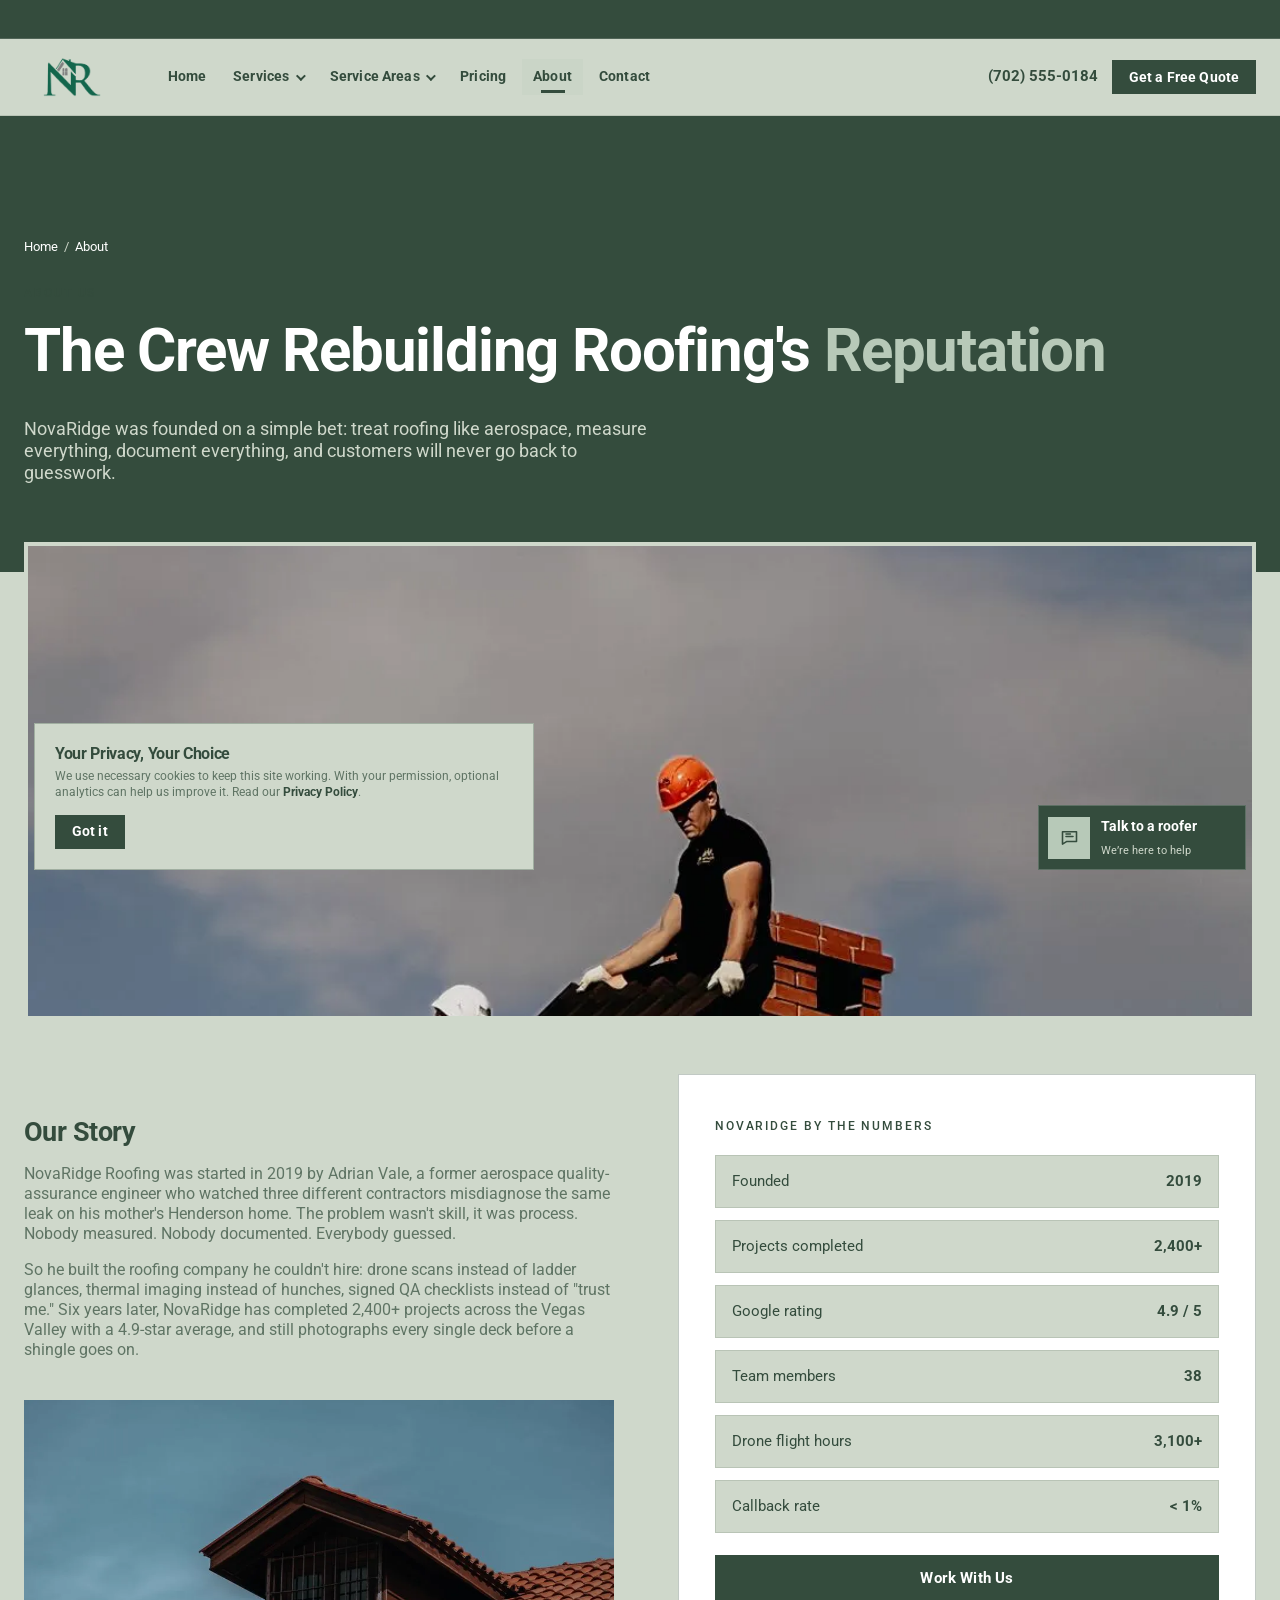
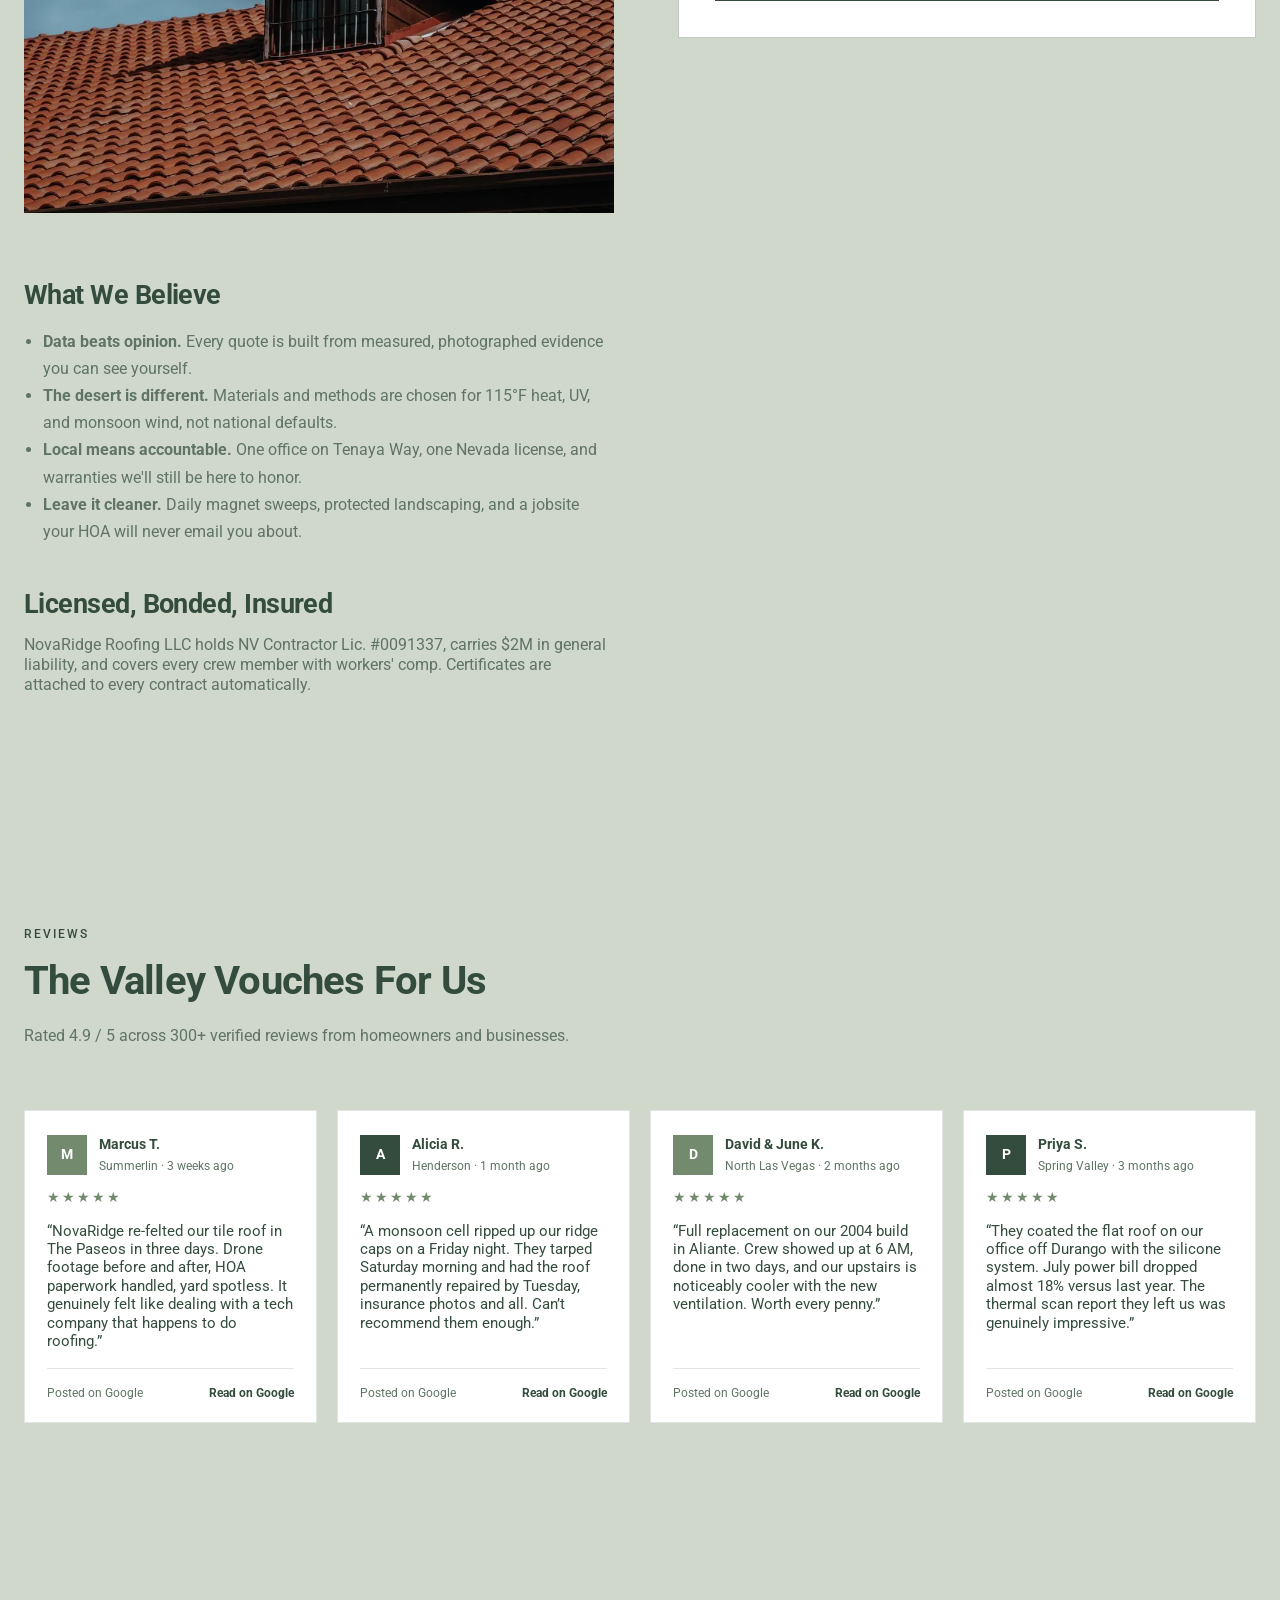
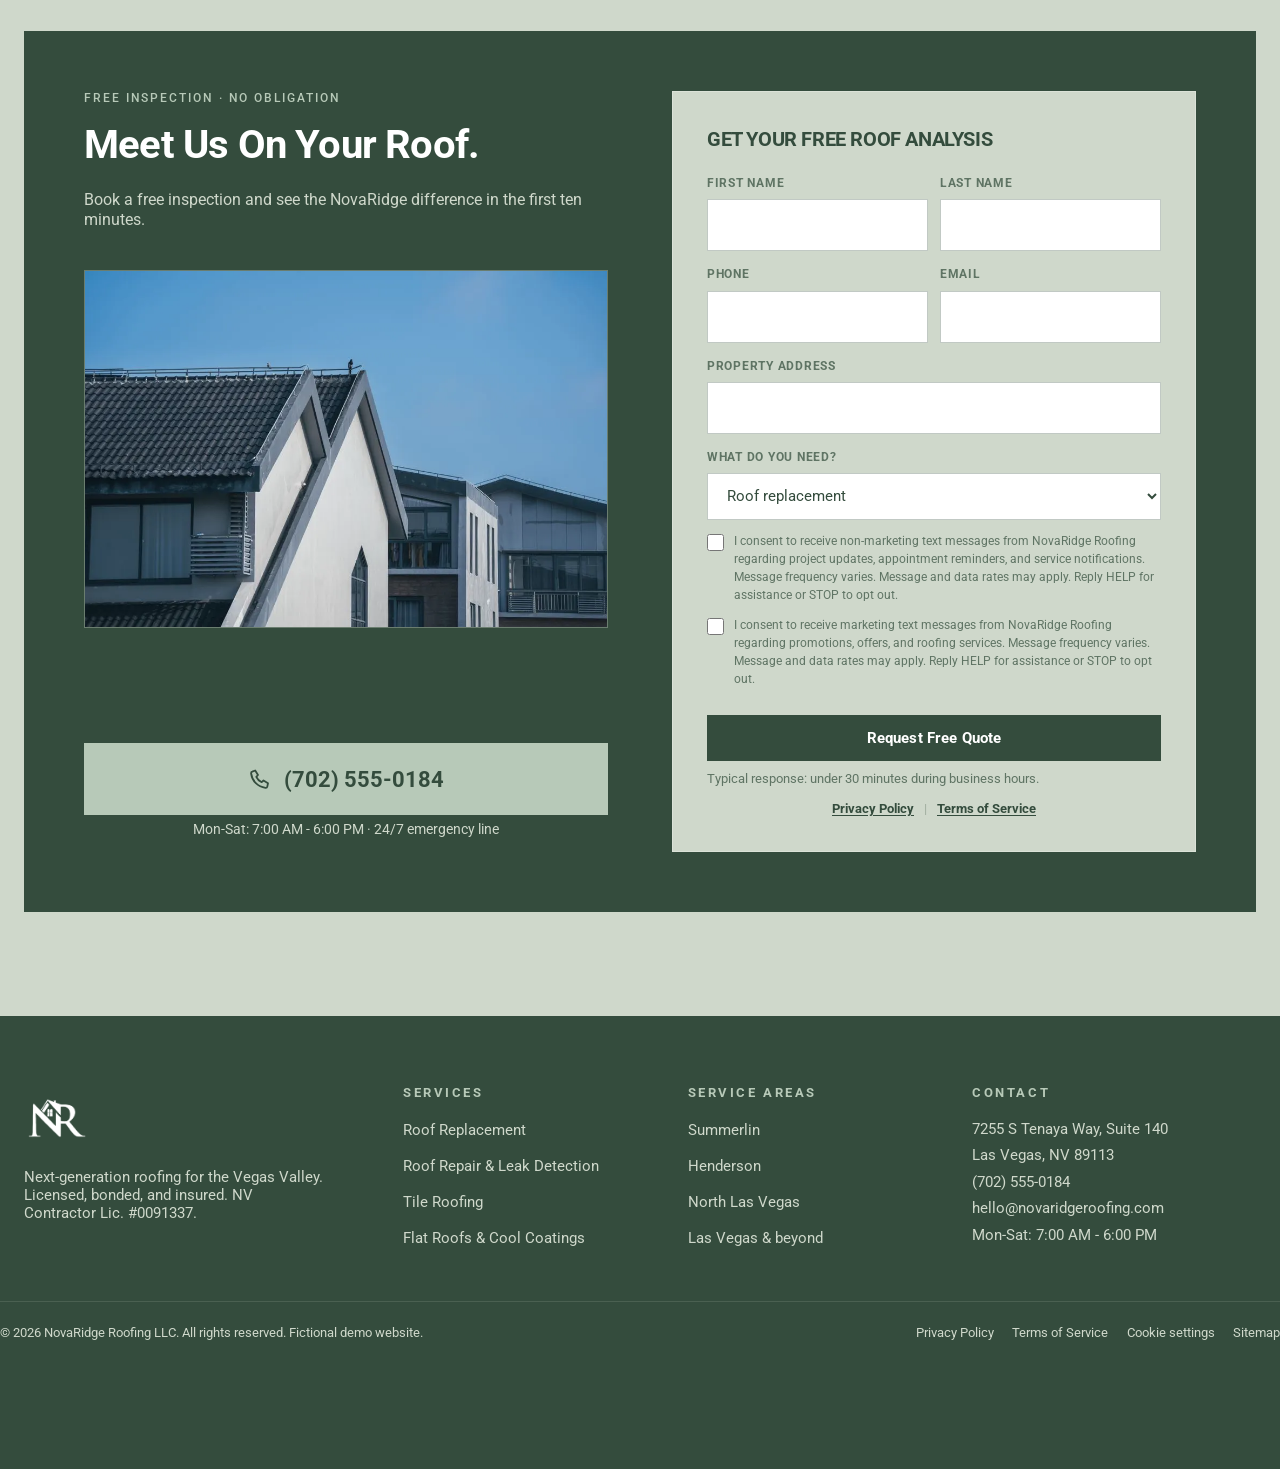
<file: about/index.html>
<!DOCTYPE html>
<html lang="en">
<head>
<meta charset="utf-8">
<meta name="viewport" content="width=device-width, initial-scale=1">
<title>About NovaRidge Roofing, Las Vegas' Data-Driven Roofers | NovaRidge Roofing</title>
<meta name="description" content="Founded by an aerospace QA engineer, NovaRidge Roofing brings drone scans, thermal imaging, and documented quality to 2,400+ Las Vegas roofs since 2019.">
<link rel="canonical" href="https://philderev.github.io/roofing-template/about/">
<meta name="theme-color" content="#CFD8CB">
<link rel="icon" href="../assets/img/nrr-2.png" type="image/png">
<link rel="apple-touch-icon" href="../assets/img/nrr.png">
<meta property="og:type" content="website">
<meta property="og:site_name" content="NovaRidge Roofing">
<meta property="og:title" content="About NovaRidge Roofing, Las Vegas' Data-Driven Roofers | NovaRidge Roofing">
<meta property="og:description" content="Founded by an aerospace QA engineer, NovaRidge Roofing brings drone scans, thermal imaging, and documented quality to 2,400+ Las Vegas roofs since 2019.">
<meta property="og:url" content="https://philderev.github.io/roofing-template/about/">
<meta property="og:image" content="https://philderev.github.io/roofing-template/assets/img/nrr.png">
<meta property="og:image:secure_url" content="https://philderev.github.io/roofing-template/assets/img/nrr.png">
<meta property="og:image:type" content="image/png">
<meta property="og:image:width" content="3231">
<meta property="og:image:height" content="2550">
<meta property="og:image:alt" content="NovaRidge Roofing logo">
<meta name="twitter:card" content="summary">
<link rel="preload" href="../assets/fonts/roboto-400.ttf" as="font" type="font/ttf" crossorigin>
<style>/* NOVARIDGE ROOFING , design system
   Palette: Sage Hint · Mint · Sage · Moss · Evergreen */
@font-face{font-family:"Roboto";src:url("../assets/fonts/roboto-400.ttf") format("truetype");font-style:normal;font-weight:400;font-display:swap}
@font-face{font-family:"Roboto";src:url("../assets/fonts/roboto-500.ttf") format("truetype");font-style:normal;font-weight:500;font-display:swap}
@font-face{font-family:"Roboto";src:url("../assets/fonts/roboto-700.ttf") format("truetype");font-style:normal;font-weight:700;font-display:swap}
:root{
  --bg:#CFD8CB;--bg-warm:#B7C9B8;--bg-sun:#B7C9B8;
  --card:#ffffff;--foot:#344C3D;--foot-2:#293D31;
  --ink:#344C3D;--muted:#5F7464;--inv:#F4F6F3;--inv-muted:#CFD8CB;
  --green:#344C3D;--green-2:#738A6E;--lime:#8EA58E;--yellow:#8EA58E;--yellow-2:#738A6E;
  --line:rgba(52,76,61,.14);--line2:rgba(52,76,61,.3);
  --grad:#344C3D;
  --grad-text:#344C3D;
  --r:0;--maxw:1480px;
  --shadow:none;
  --shadow-lg:0 20px 44px rgba(52,76,61,.18);
  --font-body:"Roboto","Segoe UI",Arial,sans-serif;
  --font-display:"Roboto","Segoe UI",Arial,sans-serif;
  --ease:cubic-bezier(.22,.61,.2,1);
}
*,*::before,*::after{box-sizing:border-box}
html{scroll-behavior:smooth;scroll-padding-top:96px;-webkit-text-size-adjust:100%;overflow-x:clip}
@media(prefers-reduced-motion:reduce){html{scroll-behavior:auto}*,*::before,*::after{animation-duration:.001s!important;transition-duration:.001s!important}}
picture{display:block;overflow:hidden;border-radius:var(--r)}
picture img{display:block;transition:transform .65s var(--ease)}
@media(hover:hover) and (pointer:fine){picture:hover img{transform:scale(1.06)}}
body{margin:0;background:var(--bg);color:var(--ink);font:400 1rem/1.7 var(--font-body);text-rendering:optimizeLegibility;-webkit-font-smoothing:antialiased}
img,svg,video{max-width:100%;height:auto;display:block}
a{color:var(--green);text-decoration:none}
a:hover{text-decoration:underline}
::selection{background:rgba(142,165,142,.55);color:#344C3D}
:focus-visible{outline:2px solid var(--green);outline-offset:3px}
h1,h2,h3,h4{font-family:var(--font-display);line-height:1.16;margin:0 0 .55em;font-weight:700;letter-spacing:-.02em;text-wrap:balance}
h1{font-size:clamp(2.25rem,5.2vw,3.75rem);text-transform:capitalize}
h2{font-size:clamp(1.75rem,3.5vw,2.5rem);text-transform:capitalize}
h3{font-size:1.25rem;line-height:1.3}
p{margin:0 0 1em;line-height:1.25!important}
.wrap{max-width:var(--maxw);margin:0 auto;padding:0 clamp(14px,2vw,24px)}
.kicker{display:inline-flex;align-items:center;font-family:var(--font-display);font-size:.75rem;font-weight:500;letter-spacing:.16em;text-transform:uppercase;color:var(--green);margin-bottom:1.3em}
.cta-card .kicker{color:#B7C9B8}
.grad-text{background:var(--grad-text);-webkit-background-clip:text;background-clip:text;color:transparent}
.muted{color:var(--muted)}
section{padding:clamp(56px,9vw,104px) 0;position:relative;overflow:clip}
.section-head{max-width:660px;margin-bottom:clamp(28px,4vw,48px)}
.section-head.split{display:flex;max-width:none;flex-wrap:wrap;gap:1.5rem;align-items:flex-end;justify-content:space-between}
.section-head.split>p{max-width:44ch;border-left:3px solid var(--yellow);padding-left:1rem;margin:0}
.alt-band{background:var(--bg-warm);border-block:1px solid var(--line)}

/* skip link */
.skip{position:absolute;left:-999px;top:8px;z-index:100;background:var(--green);color:#fff;padding:.6em 1em;font-weight:700}
.skip:focus{left:8px}

/* header */
.announcement{position:relative;z-index:51;background:var(--green);color:#fff;border-bottom:1px solid rgba(255,255,255,.14)}
.announcement .wrap{min-height:38px;text-align:center;font-size:.8rem;line-height:1.35}
.announcement-rotator{position:relative;height:38px;overflow:hidden}
.announcement-item{position:absolute;inset:0;display:flex;align-items:center;justify-content:center;gap:12px;opacity:0;transform:translateY(12px);animation:announcement-cycle 10s ease-in-out infinite}
.announcement-item:nth-child(2){animation-delay:5s}
.announcement strong{font-weight:700}
.announcement a{color:#fff;font-weight:700;text-decoration:underline;text-underline-offset:3px;white-space:nowrap}
.announcement a:hover{color:var(--bg-warm)}
@keyframes announcement-cycle{0%{opacity:0;transform:translateY(12px)}4%,46%{opacity:1;transform:none}50%,100%{opacity:0;transform:translateY(-12px)}}
@media(prefers-reduced-motion:reduce){.announcement-item{animation:none;opacity:1;transform:none}.announcement-item:nth-child(2){display:none}}
.site-head{position:sticky;top:0;z-index:50;background:var(--bg);border-bottom:1px solid var(--line)}
.nav-bar{position:relative;display:flex;align-items:center;gap:20px;min-height:76px}
.brand{display:flex;align-items:center;color:var(--ink);flex:none}
.brand:hover{text-decoration:none}
.brand-logo{width:96px;height:64px;object-fit:contain;display:block}
nav.main{margin-left:16px}
nav.main ul{list-style:none;display:flex;gap:4px;margin:0;padding:0;align-items:center}
nav.main a,.drop-btn{display:block;padding:.55em .8em;color:var(--ink);font:600 .9rem/1.4 var(--font-display);letter-spacing:.01em;background:none;border:0;cursor:pointer;white-space:nowrap;position:relative}
nav.main a:hover,.drop-btn:hover{background:rgba(183,201,184,.4);text-decoration:none}
nav.main a[aria-current=page]{color:var(--green);background:rgba(183,201,184,.22);text-decoration:none}
nav.main a[aria-current=page]::after{content:"";position:absolute;left:50%;bottom:2px;width:24px;height:3px;background:var(--green);transform:translateX(-50%)}
.has-drop{position:relative}
.drop-btn::after{content:"";display:inline-block;margin-left:.45em;width:7px;height:7px;border-right:2px solid currentColor;border-bottom:2px solid currentColor;transform:rotate(45deg) translateY(-2px)}
.drop{position:absolute;top:calc(100% + 6px);left:0;min-width:240px;background:var(--card);border:1px solid var(--line2);padding:8px;opacity:0;visibility:hidden;transform:translateY(6px);transition:.18s}
.has-drop:hover .drop,.has-drop:focus-within .drop,.has-drop.open .drop{opacity:1;visibility:visible;transform:none}
.drop a{padding:.6em .8em;font-weight:500}
.drop a:hover{background:var(--bg-warm)}
.head-cta{display:flex;align-items:center;gap:14px}
.head-cta{margin-left:auto}
.phone-link{font-weight:700;font-size:.95rem;color:var(--ink);white-space:nowrap}
.phone-link:hover{color:var(--green);text-decoration:none}
.btn{display:inline-flex;align-items:center;justify-content:center;gap:.5em;padding:.9em 1.7em;font:600 .94rem/1.2 var(--font-display);letter-spacing:.01em;border:0;cursor:pointer;transition:outline-color .2s var(--ease),background-color .2s;outline:2px solid transparent;outline-offset:2px;white-space:nowrap}
.btn:hover{text-decoration:none}
.btn-primary{background:#344C3D;color:#fff}
.btn-primary:hover{background:#293D31;outline-color:#344C3D}
.btn-yellow{background:#B7C9B8;color:#344C3D}
.btn-yellow:hover{background:#8EA58E;outline-color:#738A6E}
.btn-ghost{background:rgba(255,255,255,.7);color:var(--ink);border:1px solid var(--line2)}
.btn-ghost:hover{border-color:var(--green);color:var(--green);background:#fff}
.hero .btn-ghost,.sub-hero .btn-ghost{background:rgba(207,216,203,.12);color:#fff;border-color:rgba(207,216,203,.4)}
.hero .btn-ghost:hover,.sub-hero .btn-ghost:hover{background:rgba(207,216,203,.22);color:#fff;border-color:var(--yellow)}
.btn-sm{padding:.62em 1.2em;font-size:.88rem}
.nav-toggle{display:none;margin-left:auto;background:none;border:1px solid var(--line2);padding:9px 11px;cursor:pointer}
.nav-toggle span{display:block;width:20px;height:2px;background:var(--ink);margin:4px 0;transition:.2s}

/* hero (home) */
.hero{position:relative;min-height:min(92svh,880px);display:flex;align-items:center;overflow:hidden;padding:110px 0 90px;isolation:isolate}
.hero .wrap{width:100%}
.hero-media{position:absolute;inset:0;z-index:-2}
.hero-media video,.hero-media img{width:100%;height:100%;object-fit:cover}
.hero-media::after{content:"";position:absolute;inset:0;background:rgba(41,61,49,.62)}
.hero-inner{max-width:760px;color:#fff}
.hero-layout,.sub-hero-layout{display:grid;grid-template-columns:minmax(0,1.15fr) minmax(340px,.85fr);gap:clamp(32px,6vw,80px);align-items:center}
.sub-hero-layout{grid-template-columns:minmax(0,1fr) minmax(460px,1fr);align-items:start}
.hero-form{padding:clamp(20px,2.5vw,28px);max-width:480px;justify-self:end;width:100%}
.sub-hero-layout .hero-form{max-width:560px}
.hero-form h2{font-size:1.15rem;margin-bottom:.3em;color:var(--ink)}
.hero-form>p{font-size:.82rem;color:var(--muted);margin:0 0 14px}
.hero-form .f-field{margin-bottom:9px}
.hero-form .sms-consent{font-size:.67rem;margin-bottom:12px}
.hero-form .btn{width:100%}
.hero-status{display:inline-flex;align-items:center;gap:.6rem;font-size:.8rem;font-weight:600;letter-spacing:.16em;text-transform:uppercase;color:#B7C9B8;margin-bottom:1.5rem}
.pulse{position:relative;width:9px;height:9px;background:#B7C9B8}
.hero .grad-text,.sub-hero .grad-text{background:#B7C9B8;-webkit-background-clip:text;background-clip:text;color:transparent}
.hero p.lede{font-size:clamp(1.02rem,2vw,1.2rem);color:#CFD8CB;max-width:560px;border-left:3px solid var(--yellow);padding-left:1.1rem}
.hero-ctas{display:flex;gap:14px;flex-wrap:wrap;margin:1.7em 0 2.3em}

/* sub-hero (subpages) */
.sub-hero{position:relative;padding:clamp(76px,10vw,120px) 0 clamp(44px,6vw,70px);overflow:hidden;color:#fff;background:#344C3D}
.sub-hero .lede{color:#CFD8CB!important}
.crumbs{font-size:.84rem;color:#CFD8CB;margin-bottom:1.4em}
.crumbs a{color:#CFD8CB}
.crumbs a:hover{color:var(--yellow)}
.crumbs span[aria-current]{color:#fff}

/* trust bar */
.trust{border-block:1px solid rgba(52,76,61,.12);background:var(--bg-sun);padding:20px 0;overflow:hidden}
.trust-track{display:flex;width:max-content;animation:trust-marquee 28s linear infinite;will-change:transform}
.trust-row{display:flex;gap:clamp(36px,5vw,76px);align-items:center;padding:0 clamp(18px,2.5vw,38px);flex:none}
.trust-item{display:flex;align-items:center;font:600 .8rem/1.2 var(--font-display);letter-spacing:.08em;text-transform:uppercase;color:#344C3D;white-space:nowrap}
.stars{color:#344C3D;letter-spacing:2px}
@keyframes trust-marquee{to{transform:translateX(-25%)}}
@media(hover:hover){.trust:hover .trust-track{animation-play-state:paused}}
@media(prefers-reduced-motion:reduce){.trust{overflow-x:auto}.trust-track{animation:none}.trust-row[aria-hidden=true]{display:none}}

/* cards */
.grid-3{display:grid;grid-template-columns:repeat(3,1fr);gap:20px}
.grid-4{display:grid;grid-template-columns:repeat(4,1fr);gap:20px}
.grid-2{display:grid;grid-template-columns:repeat(2,1fr);gap:20px}
.card{background:var(--card);border:1px solid var(--line);border-radius:var(--r);padding:28px;position:relative;overflow:hidden;transition:transform .35s var(--ease),border-color .35s,box-shadow .35s}
.card::before{content:"";position:absolute;inset:0 0 auto;height:3px;background:var(--grad);opacity:0;transition:.25s}
a.card{color:var(--ink);display:block}
a.card:hover{text-decoration:none}
.card:hover{transform:translateY(-6px);border-color:rgba(52,76,61,.35);box-shadow:var(--shadow-lg)}
.card:hover::before{opacity:1}
.card .icon{width:54px;height:54px;display:grid;place-items:center;background:rgba(183,201,184,.35);border:1px solid rgba(52,76,61,.2);margin-bottom:18px;transition:.3s var(--ease)}
.card:hover .icon{background:var(--grad);transform:rotate(-6deg) scale(1.06)}
.card:hover .icon svg path,.card:hover .icon svg circle{stroke:#fff}
.card h3{margin-bottom:.4em}
.card p{color:var(--muted);font-size:.94rem;margin:0}
.card .go{display:inline-block;margin-top:16px;font-weight:700;font-size:.88rem;color:var(--green)}

/* image-led service overview */
.service-intro{max-width:760px}
.service-intro h2{max-width:15ch}
.service-intro .muted{max-width:62ch;margin-top:1rem}
.service-card-grid{display:grid;grid-template-columns:repeat(4,minmax(0,1fr));gap:clamp(14px,1.5vw,24px)}
.service-card{display:grid;grid-template-columns:1fr;grid-template-rows:210px 1fr;min-height:500px;background:var(--card);color:var(--ink);border:1px solid var(--line);border-radius:var(--r);overflow:hidden;transition:transform .35s var(--ease),box-shadow .35s,border-color .35s}
.service-card:hover{text-decoration:none;transform:translateY(-6px);border-color:rgba(52,76,61,.35);box-shadow:var(--shadow-lg)}
.service-card-media{position:relative;display:block;min-height:0;overflow:hidden;background:#d6ddd3}
.service-card-media picture{display:block;height:100%;border-radius:0}
.service-card-media img{width:100%;height:100%;object-fit:cover;border-radius:0;transition:transform .6s var(--ease)}
.service-card:hover .service-card-media img{transform:scale(1.045)}
.service-number{position:absolute;top:18px;left:18px;display:grid;place-items:center;width:46px;height:46px;background:rgba(255,255,255,.92);font-size:.76rem;font-weight:800;letter-spacing:.08em;color:var(--green)}
.service-card-body{display:flex;flex-direction:column;padding:clamp(24px,3vw,36px)}
.service-label{display:flex;align-items:center;gap:.55rem;margin-bottom:1.35rem;color:var(--green);font-size:.72rem;font-weight:800;letter-spacing:.1em;text-transform:uppercase}
.service-label svg{width:20px;height:20px;flex:none}
.service-card h3{font-size:clamp(1.25rem,1.7vw,1.65rem);margin:0 0 .65rem}
.service-card p{color:var(--muted);font-size:.94rem;margin:0;line-height:1.7}
.service-card .go{display:flex;align-items:center;justify-content:space-between;margin-top:auto;padding-top:1.4rem;border-top:1px solid var(--line);color:var(--green);font-size:.84rem;font-weight:800}
.service-card .go span{font-size:1.15rem;transition:transform .25s var(--ease)}
.service-card:hover .go span{transform:translateX(4px)}

/* about preview / photo layouts */
.about-grid{display:grid;grid-template-columns:1.02fr 1fr;gap:clamp(28px,5vw,64px);align-items:center}
.about-media{position:relative}
.about-media img{border-radius:var(--r);aspect-ratio:4/4.7;object-fit:cover;width:100%;box-shadow:var(--shadow)}
.float-chip{position:absolute;display:flex;align-items:center;gap:.8rem;background:#fff;border:1px solid var(--line2);padding:.85rem 1.15rem}
.float-chip .ico{width:40px;height:40px;background:var(--green);display:grid;place-items:center;flex:none}
.float-chip .ico svg{width:20px;height:20px}
.float-chip b{display:block;font-size:1.05rem;line-height:1.1}
.float-chip span{font-size:.72rem;color:var(--muted);letter-spacing:.06em;text-transform:uppercase}
.chip-tr{top:1.4rem;right:-1rem}
.chip-bl{bottom:2.2rem;left:-1.2rem}
.checklist{list-style:none;margin:1.4em 0 0;padding:0;display:grid;gap:14px}
.checklist li{display:flex;gap:13px;align-items:flex-start;color:var(--muted)}
.checklist li b{color:var(--ink)}
.checklist svg{flex:none;margin-top:3px}
.mini-stats{display:grid;grid-template-columns:repeat(3,1fr);gap:1.4rem;margin-top:2rem}
.mini-stats b{font-size:clamp(1.6rem,2.6vw,2.2rem);display:block;line-height:1;margin-bottom:6px;letter-spacing:-.02em;background:var(--grad-text);-webkit-background-clip:text;background-clip:text;color:transparent}
.mini-stats span{display:block;font-size:.8rem;line-height:1.25;color:var(--muted)}
.why-grid{align-items:start}
.why-media{display:grid;grid-template-columns:1fr 1fr;gap:1.2rem;margin-top:43px;padding:8px;border:1px solid var(--line2)}
.why-media img{border-radius:var(--r);width:100%;object-fit:cover;aspect-ratio:4/3.4;box-shadow:var(--shadow)}
.why-media picture:first-child{grid-column:1/-1}
.why-media picture:first-child img{aspect-ratio:16/8.2}

/* projects */
.proj-grid{display:grid;grid-template-columns:1fr 1fr;gap:1.5rem}
.proj{position:relative;border-radius:var(--r);overflow:hidden;display:block;box-shadow:var(--shadow)}
.proj img{aspect-ratio:16/10.5;object-fit:cover;width:100%;transition:transform .8s var(--ease)}
.proj:hover img{transform:scale(1.06)}
.proj-info{position:absolute;inset:auto 0 0;padding:1.4rem;background:rgba(41,61,49,.92)}
.proj-info time{font-size:.76rem;color:var(--yellow);letter-spacing:.16em;text-transform:uppercase}
.proj-info h3{font-size:1.24rem;text-transform:uppercase;margin:.3rem 0 0;color:#fff}
.proj-tags{position:absolute;top:1.1rem;right:1.1rem;display:flex;gap:.5rem}
.proj-tags span{font-size:.68rem;font-weight:600;letter-spacing:.1em;text-transform:uppercase;background:rgba(207,216,203,.92);border:1px solid rgba(52,76,61,.15);color:#344C3D;padding:.32rem .7rem}

/* tech panel (sticky sidebars) */
.tech-panel{background:var(--card);border:1px solid var(--line2);padding:clamp(22px,3vw,36px);position:relative;overflow:hidden}
.tech-rows{display:grid;gap:12px;margin-top:6px}
.tech-row{display:flex;justify-content:space-between;gap:14px;padding:13px 16px;background:var(--bg);border:1px solid var(--line);font-size:.92rem}
.tech-row b{color:var(--green);font-weight:700;white-space:nowrap}

/* process */
.steps{counter-reset:s}
.step{counter-increment:s;display:grid;grid-template-columns:auto 1fr;gap:1.6rem;align-items:center;padding:1.6rem 0;border-bottom:1px solid var(--line);transition:padding-left .35s var(--ease),background .35s}
.step:hover{padding-left:1rem;background:rgba(183,201,184,.3)}
.step-num{font-size:.95rem;font-weight:700;color:var(--green);width:58px;height:58px;display:grid;place-items:center;border:1px solid var(--line2);background:rgba(183,201,184,.3)}
.step-num::before{content:"0" counter(s)}
.step h3{font-size:1.25rem;text-transform:uppercase;margin:0 0 .2em}
.step p{color:var(--muted);font-size:.95rem;margin:0;max-width:62ch}

/* areas */
.area-flex{display:grid;grid-template-columns:1fr 1fr;gap:clamp(28px,5vw,60px);align-items:center}
.map-panel{background:var(--card);border:1px solid var(--line2);padding:14px;overflow:hidden}
.map-panel iframe{display:block;width:100%;height:400px;border:0;background:#F4F6F3}
.area-list{display:grid;grid-template-columns:1fr 1fr;gap:12px;margin-top:1.4em}
.area-chip{display:flex;align-items:center;padding:13px 16px;background:var(--card);border:1px solid var(--line);color:var(--ink);font-weight:600;font-size:.93rem;transition:.2s var(--ease)}
.area-chip:hover{border-color:var(--green);text-decoration:none;transform:translateY(-3px);color:var(--green)}

/* reviews */
.review-marquee{overflow:hidden}
.review-marquee.rv:not(.in){transform:none}
.review-grid{display:flex;width:max-content;gap:20px}
.review-card{background:var(--card);border:1px solid var(--line);padding:24px 22px 18px;display:flex;flex-direction:column;gap:16px}
.review-grid .review-card{width:calc((min(100vw - 48px,1432px) - 60px)/4);flex:none}
.review-card p{color:var(--ink);font-size:.92rem;line-height:1.55;margin:0;flex:1}
.reviewer{display:flex;align-items:center;gap:12px;order:-2}
.avatar{width:40px;height:40px;display:grid;place-items:center;flex:none;font-weight:700;background:var(--green-2);color:#fff;font-size:.9rem}
.review-card:nth-child(even) .avatar{background:var(--green);color:#fff}
.reviewer b{display:block;font-size:.9rem;line-height:1.35;color:var(--ink)}
.reviewer span{display:block;font-size:.76rem;line-height:1.4;color:var(--muted);margin-top:3px}
.review-card>.stars{order:-1;color:var(--yellow-2);font-size:.9rem;line-height:1;letter-spacing:2px}
.review-foot{display:flex;align-items:center;justify-content:space-between;gap:16px;border-top:1px solid var(--line);padding-top:14px;margin-top:2px;font-size:.76rem;color:var(--muted)}
.review-foot a{font-weight:600;color:var(--green);white-space:nowrap}
.review-marquee.in .review-grid{animation:reviews-scroll 38s linear infinite}
.review-marquee:hover .review-grid{animation-play-state:paused}
@keyframes reviews-scroll{to{transform:translateX(calc(-50% - 10px))}}
@media(prefers-reduced-motion:reduce){.review-marquee.in .review-grid{animation:none}}

/* faq */
.faq-grid{display:grid;grid-template-columns:minmax(0,1fr) minmax(0,1fr);gap:clamp(1.5rem,3vw,2.75rem);align-items:start}
.faq-media{width:100%;max-width:none;justify-self:end;align-self:start;margin-top:42px;padding:8px;border:1px solid var(--line2)}
.faq-media img{border-radius:var(--r);aspect-ratio:4/3.4;object-fit:cover;width:100%;box-shadow:var(--shadow)}
.faq details,.faq-grid details{border:1px solid var(--line);background:var(--card);margin-bottom:12px;overflow:hidden;transition:border-color .3s}
.faq{max-width:820px}
details[open]{border-color:var(--line2)}
.faq summary,.faq-grid summary{cursor:pointer;padding:17px 20px;font-weight:600;list-style:none;display:flex;justify-content:space-between;gap:16px;align-items:center}
summary::-webkit-details-marker{display:none}
summary .plus{flex:none;width:28px;height:28px;position:relative;border:1px solid var(--line);background:rgba(183,201,184,.3);transition:.3s var(--ease)}
summary .plus::before,summary .plus::after{content:"";position:absolute;inset:0;margin:auto;background:var(--green)}
summary .plus::before{width:12px;height:2px}
summary .plus::after{width:2px;height:12px;transition:transform .3s var(--ease)}
details[open] summary .plus{background:var(--grad);border-color:transparent}
details[open] summary .plus::before,details[open] summary .plus::after{background:#fff}
details[open] summary .plus::after{transform:rotate(90deg)}
.faq-a{padding:0 20px 18px;color:var(--muted);font-size:.95rem}

/* pricing */
.price-card{position:relative;background:var(--card);border:1px solid var(--line);padding:32px 28px;display:flex;flex-direction:column;transition:transform .3s var(--ease),border-color .3s,box-shadow .3s}
.price-card:hover{transform:translateY(-6px);border-color:rgba(52,76,61,.4);box-shadow:var(--shadow-lg)}
.price-card.hot{border-color:rgba(52,76,61,.55);box-shadow:0 0 0 3px rgba(183,201,184,.5)}
.price-card .tag{position:absolute;top:-13px;left:50%;transform:translateX(-50%);white-space:nowrap;background:#B7C9B8;color:#344C3D;font-size:.72rem;font-weight:700;letter-spacing:.12em;text-transform:uppercase;padding:.4em 1em}
.price-card h3{font-size:1.1rem;text-transform:uppercase}
.price{font-size:2.1rem;font-weight:700;margin:.2em 0 .1em;letter-spacing:-.02em}
.price small{font-size:.85rem;color:var(--muted);font-weight:500}
.price-card ul{list-style:none;padding:1.2em 0 0;margin:.6em 0 1.6em;display:grid;gap:10px;flex:1;border-top:1px solid var(--line)}
.price-card li{display:flex;gap:10px;font-size:.92rem;color:var(--muted)}
.price-card li::before{content:"";width:8px;height:2px;background:var(--green);flex:none;margin-top:11px}
.price-card .btn{width:100%}

/* cta band + form */
.cta-band{padding:clamp(56px,9vw,104px) 0}
.cta-card{position:relative;overflow:hidden;padding:clamp(28px,5vw,60px);color:#fff;background:#344C3D}
.cta-card .inner{position:relative;display:grid;grid-template-columns:1fr 1fr;gap:clamp(30px,5vw,70px);align-items:start}
.cta-card .inner>div:first-child{display:flex;flex-direction:column;align-self:stretch}
.cta-card .inner>div:first-child .big-phone{margin-top:auto}
.cta-visual{height:clamp(240px,28vw,410px);margin:24px 0;overflow:hidden;border:1px solid rgba(207,216,203,.35)}
.cta-visual picture,.cta-visual img{width:100%;height:100%}
.cta-visual img{object-fit:cover}
.cta-card .muted{color:#CFD8CB}
.big-phone{display:inline-flex;align-items:center;justify-content:center;gap:12px;margin-top:1.2em;padding:.75em 1.4em;background:#B7C9B8;color:#344C3D;font-size:clamp(1.15rem,2.4vw,1.4rem);font-weight:700;outline:2px solid transparent;outline-offset:2px;transition:outline-color .2s var(--ease),background-color .2s}
.big-phone:hover{background:#8EA58E;color:#293D31;outline-color:#738A6E;text-decoration:none}
.cta-card .big-phone+p{text-align:center}
.lead-form{background:var(--bg);border:1px solid rgba(255,255,255,.25);padding:clamp(22px,3vw,34px);color:var(--ink)}
.lead-form h3{margin-bottom:1em;text-transform:uppercase}
.f-row{display:grid;grid-template-columns:1fr 1fr;gap:12px}
.f-field{margin-bottom:12px}
.f-field label{display:block;font-size:.78rem;font-weight:700;letter-spacing:.06em;color:var(--muted);margin-bottom:6px;text-transform:uppercase}
.f-field input,.f-field select,.f-field textarea{width:100%;padding:.8em 1em;background:#fff;border:1px solid var(--line2);color:var(--ink);font:inherit;font-size:.95rem}
.f-field input:focus,.f-field select:focus,.f-field textarea:focus{outline:none;border-color:var(--green);box-shadow:0 0 0 3px rgba(115,138,110,.2)}
.form-note{font-size:.8rem;color:var(--muted);margin:10px 0 0}
.sms-consents{border:0;padding:0;margin:6px 0 16px;min-width:0}
.sms-consents legend{padding:0;margin:0 0 8px;color:var(--ink);font-size:.78rem;font-weight:700;text-transform:uppercase;letter-spacing:.06em}
.sms-consent{display:flex;align-items:flex-start;gap:10px;margin:0 0 11px;color:var(--muted);font-size:.76rem;line-height:1.5;cursor:pointer}
.sms-consent input{width:17px;height:17px;flex:0 0 17px;margin:2px 0 0;accent-color:var(--green)}
.consent-note{font-size:.72rem;color:var(--muted);margin:0!important}
.form-legal{display:flex;justify-content:center;gap:10px;margin:14px 0 0;font-size:.8rem}
.form-legal a{color:var(--green-dark);font-weight:600;text-decoration:underline;text-underline-offset:2px}
.form-legal span{color:var(--line2)}
.form-consent{font-size:.72rem;line-height:1.5}
.form-consent a{font-weight:600}
.form-ok{display:none;padding:14px 18px;border:1px solid rgba(52,76,61,.4);background:rgba(115,138,110,.12);color:var(--green);font-weight:600;margin-top:14px}

/* footer */
.site-foot{background:var(--foot);color:var(--inv);padding:clamp(44px,6vw,70px) 0 0}
.site-foot .brand{color:var(--inv)}
.site-foot .brand-logo{filter:brightness(0) invert(1);transform:translateX(-15px);margin-right:-15px}
.foot-grid{display:grid;grid-template-columns:1.4fr 1fr 1fr 1.2fr;gap:clamp(24px,4vw,48px)}
.foot-grid h4{font-size:.8rem;letter-spacing:.2em;text-transform:uppercase;color:#B7C9B8;margin-bottom:1.2em}
.foot-grid ul{list-style:none;margin:0;padding:0;display:grid;gap:9px}
.foot-grid a{color:var(--inv-muted);font-size:.92rem}
.foot-grid a:hover{color:#B7C9B8}
.foot-about p{color:var(--inv-muted);font-size:.92rem;max-width:300px}
address{font-style:normal;color:var(--inv-muted);font-size:.92rem;line-height:1.8}
address a{color:var(--inv)}
.foot-bottom{margin-top:clamp(30px,5vw,50px);border-top:1px solid rgba(207,216,203,.14);padding:20px 0 clamp(96px,12vw,124px);display:flex;justify-content:space-between;gap:14px;flex-wrap:wrap;font-size:.82rem;color:var(--inv-muted)}
.foot-bottom a{color:var(--inv-muted)}
.foot-bottom a:hover{color:#B7C9B8}
.foot-legal{display:flex;gap:1.4em;flex-wrap:wrap}
.cookie-settings{border:0;padding:0;background:none;color:var(--inv-muted);font:inherit;cursor:pointer}.cookie-settings:hover{color:#B7C9B8}

/* floating contact */
.contact-float{position:fixed;right:clamp(16px,3vw,34px);bottom:clamp(16px,3vw,30px);z-index:90;display:flex;flex-direction:column;align-items:flex-end;gap:12px}
.contact-trigger{min-width:208px;display:flex;align-items:center;gap:11px;padding:9px 14px 9px 9px;border:1px solid rgba(255,255,255,.2);background:#344C3D;color:#fff;font:inherit;text-align:left;cursor:pointer;transition:transform .25s var(--ease),background .25s}
.contact-trigger:hover{transform:translateY(-3px);background:#293D31}
.contact-trigger-icon{width:42px;height:42px;display:grid;place-items:center;background:#B7C9B8;color:#344C3D;flex:none}
.contact-trigger svg,.contact-actions svg{width:21px;height:21px;fill:none;stroke:currentColor;stroke-width:1.8;stroke-linecap:round;stroke-linejoin:round}
.contact-trigger b,.contact-trigger small{display:block}.contact-trigger b{font-size:.9rem}.contact-trigger small{font-size:.7rem;color:#CFD8CB;margin-top:1px}
.contact-close{display:none;width:19px;height:19px;position:relative;margin:0 4px 0 auto}
.contact-close::before,.contact-close::after{content:"";position:absolute;inset:9px 1px auto;height:2px;background:#fff;transform:rotate(45deg)}
.contact-close::after{transform:rotate(-45deg)}
.is-open .contact-trigger{min-width:58px;width:58px;height:58px;padding:0}.is-open .contact-trigger-icon,.is-open .contact-trigger-copy{display:none}.is-open .contact-close{display:block;margin:auto}
.contact-pop{width:min(392px,calc(100vw - 32px));overflow:hidden;border:1px solid rgba(52,76,61,.3);background:var(--bg);transform-origin:bottom right;animation:contact-in .25s var(--ease)}
.contact-pop-head{display:flex;align-items:center;gap:14px;padding:22px 20px;background:#344C3D;color:#fff}
.contact-pop-head strong,.contact-pop-head span{display:block}.contact-pop-head strong{font-size:.94rem}.contact-pop-head div>span{font-size:.72rem;color:#CFD8CB;margin-top:3px}
.contact-status{width:38px;height:38px;display:grid;place-items:center;background:rgba(255,255,255,.08);border:1px solid rgba(183,201,184,.2);flex:none}
.contact-status img{display:block;width:34px;height:34px;object-fit:contain;filter:brightness(0) invert(1)}
.contact-pop-body{padding:22px 20px 20px}.contact-pop-body>p{font-size:.88rem;line-height:1.6;color:var(--muted);margin:0 0 17px}
.contact-actions{display:grid;grid-template-columns:1fr 1fr;gap:11px}
.contact-actions a{display:flex;align-items:center;gap:11px;min-width:0;padding:14px 12px;border:1px solid var(--line2);background:#fff;color:var(--ink);transition:border-color .2s,transform .2s}
.contact-actions a>span:last-child{min-width:0}
.contact-actions a:hover{transform:translateY(-2px);border-color:var(--green);text-decoration:none}
.contact-actions .contact-email{grid-column:1/-1}.contact-icon{width:34px;height:34px;display:grid;place-items:center;background:rgba(183,201,184,.3);color:var(--green);flex:none}
.contact-actions b,.contact-actions small{display:block;overflow:hidden;text-overflow:ellipsis}.contact-actions b{font-size:.8rem;white-space:nowrap}.contact-actions small{font-size:.67rem;color:var(--muted);margin-top:3px;white-space:nowrap}
@keyframes contact-in{from{opacity:0;transform:translateY(10px) scale(.97)}}

/* cookie consent */
.cookie-banner{position:fixed;left:clamp(16px,3vw,34px);bottom:clamp(16px,3vw,30px);z-index:89;width:min(500px,calc(100vw - 32px));display:grid;gap:15px;padding:20px;border:1px solid rgba(52,76,61,.3);background:var(--bg);animation:cookie-in .35s var(--ease)}
.cookie-banner[hidden]{display:none}
.cookie-copy h2{font-size:1rem;margin:1px 0 5px}.cookie-copy p{font-size:.78rem;line-height:1.55;color:var(--muted);margin:0}.cookie-copy a{font-weight:600}
.cookie-actions{display:flex;align-items:center;gap:10px}
@keyframes cookie-in{from{opacity:0;transform:translateY(14px)}}

/* prose (subpages) */
.prose{max-width:800px}
.prose h2{margin-top:1.6em;font-size:clamp(1.3rem,2.4vw,1.7rem)}
.prose p,.prose li{color:#5F7464}
.prose ul{padding-left:1.2em}
.prose img{border-radius:var(--r);box-shadow:var(--shadow);margin:1.5em 0}
.legal .prose h2{font-size:1.25rem}
.legal .prose p,.legal .prose li{font-size:.96rem}
.updated{font-size:.85rem;color:var(--muted)}

/* service hero image strip */
.svc-hero-img{margin-top:clamp(-30px,-4vw,-50px);position:relative;z-index:2}
.svc-hero-img img{aspect-ratio:16/6.2;object-fit:cover;width:100%;border:4px solid var(--bg)}

/* thank-you */
.ty-hero{min-height:70svh;display:flex;align-items:center}
.ty-check{width:84px;height:84px;background:var(--green);display:grid;place-items:center;margin-bottom:1.6em}

/* reveal */
.rv:not(.in){opacity:0;transform:translateY(24px)}
.rv.in{animation:rv-in .7s var(--ease)}
@keyframes rv-in{from{opacity:0;transform:translateY(24px)}}
@media(prefers-reduced-motion:reduce){.rv:not(.in){opacity:1;transform:none}.rv.in{animation:none}}

/* responsive */
@media(max-width:1120px){
  .phone-link{display:none}
  .nav-bar{gap:12px}
}
@media(max-width:1020px){
  .review-grid .review-card{width:calc((100vw - 68px)/2)}
  .grid-4{grid-template-columns:1fr 1fr}
  .service-card-grid{grid-template-columns:repeat(2,minmax(0,1fr))}
  .service-card{grid-template-columns:1fr;min-height:0}.service-card-media{height:220px}
  .foot-grid{grid-template-columns:1fr 1fr}
}
@media(max-width:860px){
  .cta-card .inner>div:first-child .big-phone{margin-top:1.2em}
  .why-media{margin-top:0}
  .faq-media{max-width:100%;justify-self:stretch;margin-top:0}
  .nav-toggle{display:block}
  nav.main{position:fixed;inset:76px 0 auto;background:rgba(207,216,203,.99);border-bottom:1px solid var(--line2);padding:18px clamp(16px,4vw,28px) 26px;transform:translateY(-130%);transition:transform .25s;margin:0;max-height:calc(100svh - 76px);overflow:auto;box-shadow:var(--shadow-lg)}
  nav.main.open{transform:none}
  nav.main ul{flex-direction:column;align-items:stretch;gap:2px}
  nav.main a,.drop-btn{padding:.8em .6em;font-size:1.02rem;width:100%;text-align:left}
  nav.main a[aria-current=page]::after{left:.6em;bottom:3px;width:30px;transform:none}
  .drop{position:static;opacity:1;visibility:visible;transform:none;display:none;border:0;background:rgba(183,201,184,.18);box-shadow:none;margin:4px 0 8px}
  .has-drop.open .drop{display:block}
  .head-cta .btn{display:none}
  .grid-3,.grid-2,.proj-grid{grid-template-columns:1fr}
  .service-card-grid{grid-template-columns:1fr}
  .about-grid,.area-flex,.cta-card .inner,.faq-grid,.hero-layout,.sub-hero-layout{grid-template-columns:1fr}
  .hero-form{justify-self:start;max-width:620px}
  .chip-tr{right:.6rem}.chip-bl{left:-.4rem}
  .hero{min-height:78svh;padding:90px 0 70px}
}
@media(max-width:560px){
  .review-grid .review-card{width:calc(100vw - 28px)}
  .announcement .wrap{min-height:54px;font-size:.73rem}
  .announcement-rotator{height:54px}
  .announcement-item{gap:5px;flex-direction:column;padding:6px 0}
  .grid-4,.area-list,.f-row,.why-media{grid-template-columns:1fr}
  .service-card-media{height:190px}.service-card-body{padding:24px}
  .why-media img{aspect-ratio:16/9}
  .foot-grid{grid-template-columns:1fr}
  .phone-link{display:none}
  .trust-track{animation-duration:22s}
  .mini-stats{grid-template-columns:repeat(3,1fr);gap:.8rem}
  .contact-float{right:12px;bottom:12px}.contact-trigger-copy{display:none}.contact-trigger{min-width:58px;width:58px;height:58px;padding:8px}.contact-trigger-icon{width:40px;height:40px}.contact-pop{width:min(392px,calc(100vw - 24px))}.contact-actions{grid-template-columns:1fr}.contact-actions .contact-email{grid-column:auto}
  .cookie-banner{left:12px;bottom:82px;width:calc(100vw - 24px);padding:17px}.cookie-actions .btn{width:100%}
}
</style>
<noscript><style>.rv:not(.in){opacity:1;transform:none}</style></noscript>
<script type="application/ld+json">{"@context":"https://schema.org","@type":"RoofingContractor","@id":"https://philderev.github.io/roofing-template/#org","name":"NovaRidge Roofing","legalName":"NovaRidge Roofing LLC","url":"https://philderev.github.io/roofing-template/","logo":"https://philderev.github.io/roofing-template/assets/img/nrr-2.png","image":"https://philderev.github.io/roofing-template/assets/img/nrr.png","telephone":"+1-702-555-0184","email":"hello@novaridgeroofing.com","priceRange":"$$","address":{"@type":"PostalAddress","streetAddress":"7255 S Tenaya Way, Suite 140","addressLocality":"Las Vegas","addressRegion":"NV","postalCode":"89113","addressCountry":"US"},"geo":{"@type":"GeoCoordinates","latitude":36.0563,"longitude":-115.2493},"openingHoursSpecification":[{"@type":"OpeningHoursSpecification","dayOfWeek":["Monday","Tuesday","Wednesday","Thursday","Friday","Saturday"],"opens":"07:00","closes":"18:00"}],"areaServed":[{"@type":"City","name":"Las Vegas"},{"@type":"City","name":"Summerlin"},{"@type":"City","name":"Henderson"},{"@type":"City","name":"North Las Vegas"},{"@type":"City","name":"Spring Valley"},{"@type":"City","name":"Enterprise"},{"@type":"City","name":"Paradise"}],"sameAs":[]}</script>
<script type="application/ld+json">{"@context":"https://schema.org","@type":"BreadcrumbList","itemListElement":[{"@type":"ListItem","position":1,"name":"Home","item":"https://philderev.github.io/roofing-template/"},{"@type":"ListItem","position":2,"name":"About","item":"https://philderev.github.io/roofing-template/about/"}]}</script>
<!-- GA4: paste gtag.js snippet here (G-XXXXXXXXXX) -->
<!-- GTM: paste container snippet here (GTM-XXXXXXX) -->
<!-- GHL: paste location tracking code here -->
</head>
<body>
<a class="skip" href="#main">Skip to content</a>
<aside class="announcement" aria-label="Announcement">
  <div class="wrap announcement-rotator">
    <div class="announcement-item"><strong>Free drone roof inspections across the Las Vegas Valley.</strong><a href="../contact/">Book yours today</a></div>
    <div class="announcement-item"><strong>Roof leak or storm damage? Same-week service is available.</strong><a href="../services/roof-repair/">Get roof help</a></div>
  </div>
</aside>
<header class="site-head">
  <div class="wrap nav-bar">
    <a class="brand" href="../" aria-label="NovaRidge Roofing, home"><img class="brand-logo" src="../assets/img/nrr-2.png" width="3231" height="2550" alt="NovaRidge Roofing"></a>
    <button class="nav-toggle" aria-label="Menu" aria-expanded="false" aria-controls="mainnav"><span></span><span></span><span></span></button>
    <nav class="main" id="mainnav" aria-label="Main">
      <ul>
        <li><a href="../">Home</a></li>
        <li class="has-drop"><button class="drop-btn" aria-expanded="false">Services</button>
          <div class="drop"><a href="../services/roof-replacement/">Roof Replacement</a><a href="../services/roof-repair/">Roof Repair & Leak Detection</a><a href="../services/tile-roofing/">Tile Roofing</a><a href="../services/flat-roof-coatings/">Flat Roofs & Cool Coatings</a></div>
        </li>
        <li class="has-drop"><button class="drop-btn" aria-expanded="false">Service Areas</button>
          <div class="drop"><a href="../service-areas/summerlin/">Summerlin</a><a href="../service-areas/henderson/">Henderson</a><a href="../service-areas/north-las-vegas/">North Las Vegas</a></div>
        </li>
        <li><a href="../pricing/">Pricing</a></li>
        <li><a href="../about/" aria-current="page">About</a></li>
        <li><a href="../contact/">Contact</a></li>
      </ul>
    </nav>
    <div class="head-cta">
      <a class="phone-link" href="tel:+17025550184">(702) 555-0184</a>
      <a class="btn btn-primary btn-sm" href="../contact/">Get a Free Quote</a>
    </div>
  </div>
</header>
<main id="main">

<div class="sub-hero">

  <div class="wrap">
    <nav class="crumbs" aria-label="Breadcrumb"><span aria-current="page">Home</span> &nbsp;/&nbsp; <span aria-current="page">About</span></nav>
    <p class="kicker">About Us</p>
    <h1>The crew rebuilding roofing's <span class="grad-text">reputation</span></h1>
    <p class="lede muted" style="max-width:640px;font-size:1.1rem">NovaRidge was founded on a simple bet: treat roofing like aerospace, measure everything, document everything, and customers will never go back to guesswork.</p>
  </div>
</div>
<div class="wrap svc-hero-img rv"><picture><source srcset="../assets/img/about.webp" type="image/webp"><img src="../assets/img/about.jpg" alt="NovaRidge roofers installing a new roof system" width="1100" height="1400" fetchpriority="high"></picture></div>
<section style="padding-top:clamp(30px,5vw,54px)">
  <div class="wrap about-grid" style="align-items:start">
    <div class="prose rv">
      <h2>Our story</h2>
      <p>NovaRidge Roofing was started in 2019 by Adrian Vale, a former aerospace quality-assurance engineer who watched three different contractors misdiagnose the same leak on his mother's Henderson home. The problem wasn't skill, it was process. Nobody measured. Nobody documented. Everybody guessed.</p>
      <p>So he built the roofing company he couldn't hire: drone scans instead of ladder glances, thermal imaging instead of hunches, signed QA checklists instead of "trust me." Six years later, NovaRidge has completed 2,400+ projects across the Vegas Valley with a 4.9-star average, and still photographs every single deck before a shingle goes on.</p>
      <picture><source srcset="../assets/img/about2.webp" type="image/webp"><img src="../assets/img/about2.jpg" alt="Terracotta tile roof with a restored wooden dormer, a recent NovaRidge tile project" width="1000" height="700" loading="lazy" decoding="async"></picture>
      <h2>What we believe</h2>
      <ul>
        <li><b>Data beats opinion.</b> Every quote is built from measured, photographed evidence you can see yourself.</li>
        <li><b>The desert is different.</b> Materials and methods are chosen for 115&deg;F heat, UV, and monsoon wind, not national defaults.</li>
        <li><b>Local means accountable.</b> One office on Tenaya Way, one Nevada license, and warranties we'll still be here to honor.</li>
        <li><b>Leave it cleaner.</b> Daily magnet sweeps, protected landscaping, and a jobsite your HOA will never email you about.</li>
      </ul>
      <h2>Licensed, bonded, insured</h2>
      <p>NovaRidge Roofing LLC holds NV Contractor Lic. #0091337, carries $2M in general liability, and covers every crew member with workers' comp. Certificates are attached to every contract automatically.</p>
    </div>
    <div class="tech-panel rv" style="position:sticky;top:96px">
      <p class="kicker">NovaRidge by the numbers</p>
      <div class="tech-rows">
        <div class="tech-row"><span>Founded</span><b>2019</b></div>
        <div class="tech-row"><span>Projects completed</span><b>2,400+</b></div>
        <div class="tech-row"><span>Google rating</span><b>4.9 / 5</b></div>
        <div class="tech-row"><span>Team members</span><b>38</b></div>
        <div class="tech-row"><span>Drone flight hours</span><b>3,100+</b></div>
        <div class="tech-row"><span>Callback rate</span><b>&lt; 1%</b></div>
      </div>
      <a class="btn btn-primary" href="../contact/" style="margin-top:22px;width:100%">Work With Us</a>
    </div>
  </div>
</section>

<section aria-labelledby="rv-h">
  <div class="wrap">
    <div class="section-head split rv">
      <div>
        <p class="kicker">Reviews</p>
        <h2 id="rv-h">The valley vouches for us</h2>
        <p class="muted">Rated 4.9 / 5 across 300+ verified reviews from homeowners and businesses.</p>
      </div>
    </div>
    <div class="review-marquee rv">
      <div class="review-grid">
      
      <article class="review-card">
        <div class="reviewer"><div class="avatar" aria-hidden="true">M</div><div><b>Marcus T.</b><span>Summerlin &middot; 3 weeks ago</span></div></div>
        <div class="stars" aria-label="5 out of 5 stars">&#9733;&#9733;&#9733;&#9733;&#9733;</div>
        <p>&ldquo;NovaRidge re-felted our tile roof in The Paseos in three days. Drone footage before and after, HOA paperwork handled, yard spotless. It genuinely felt like dealing with a tech company that happens to do roofing.&rdquo;</p>
        <footer class="review-foot"><span>Posted on Google</span><a href="https://www.google.com/search?q=NovaRidge+Roofing+Las+Vegas+reviews" target="_blank" rel="noopener">Read on Google</a></footer>
      </article>
      <article class="review-card">
        <div class="reviewer"><div class="avatar" aria-hidden="true">A</div><div><b>Alicia R.</b><span>Henderson &middot; 1 month ago</span></div></div>
        <div class="stars" aria-label="5 out of 5 stars">&#9733;&#9733;&#9733;&#9733;&#9733;</div>
        <p>&ldquo;A monsoon cell ripped up our ridge caps on a Friday night. They tarped Saturday morning and had the roof permanently repaired by Tuesday, insurance photos and all. Can’t recommend them enough.&rdquo;</p>
        <footer class="review-foot"><span>Posted on Google</span><a href="https://www.google.com/search?q=NovaRidge+Roofing+Las+Vegas+reviews" target="_blank" rel="noopener">Read on Google</a></footer>
      </article>
      <article class="review-card">
        <div class="reviewer"><div class="avatar" aria-hidden="true">D</div><div><b>David & June K.</b><span>North Las Vegas &middot; 2 months ago</span></div></div>
        <div class="stars" aria-label="5 out of 5 stars">&#9733;&#9733;&#9733;&#9733;&#9733;</div>
        <p>&ldquo;Full replacement on our 2004 build in Aliante. Crew showed up at 6 AM, done in two days, and our upstairs is noticeably cooler with the new ventilation. Worth every penny.&rdquo;</p>
        <footer class="review-foot"><span>Posted on Google</span><a href="https://www.google.com/search?q=NovaRidge+Roofing+Las+Vegas+reviews" target="_blank" rel="noopener">Read on Google</a></footer>
      </article>
      <article class="review-card">
        <div class="reviewer"><div class="avatar" aria-hidden="true">P</div><div><b>Priya S.</b><span>Spring Valley &middot; 3 months ago</span></div></div>
        <div class="stars" aria-label="5 out of 5 stars">&#9733;&#9733;&#9733;&#9733;&#9733;</div>
        <p>&ldquo;They coated the flat roof on our office off Durango with the silicone system. July power bill dropped almost 18% versus last year. The thermal scan report they left us was genuinely impressive.&rdquo;</p>
        <footer class="review-foot"><span>Posted on Google</span><a href="https://www.google.com/search?q=NovaRidge+Roofing+Las+Vegas+reviews" target="_blank" rel="noopener">Read on Google</a></footer>
      </article>
      <article class="review-card">
        <div class="reviewer"><div class="avatar" aria-hidden="true">E</div><div><b>Elena M.</b><span>Centennial Hills &middot; 4 months ago</span></div></div>
        <div class="stars" aria-label="5 out of 5 stars">&#9733;&#9733;&#9733;&#9733;&#9733;</div>
        <p>&ldquo;The inspection found a slow leak around a vent that two other companies missed. NovaRidge showed us the thermal images, explained the repair clearly, and finished it the next morning.&rdquo;</p>
        <footer class="review-foot"><span>Posted on Google</span><a href="https://www.google.com/search?q=NovaRidge+Roofing+Las+Vegas+reviews" target="_blank" rel="noopener">Read on Google</a></footer>
      </article>
      <article class="review-card">
        <div class="reviewer"><div class="avatar" aria-hidden="true">R</div><div><b>Robert G.</b><span>Las Vegas &middot; 5 months ago</span></div></div>
        <div class="stars" aria-label="5 out of 5 stars">&#9733;&#9733;&#9733;&#9733;&#9733;</div>
        <p>&ldquo;From the first estimate through the final cleanup, communication was excellent. We received progress photos every day and the crew treated our property with real care.&rdquo;</p>
        <footer class="review-foot"><span>Posted on Google</span><a href="https://www.google.com/search?q=NovaRidge+Roofing+Las+Vegas+reviews" target="_blank" rel="noopener">Read on Google</a></footer>
      </article>
      <article class="review-card">
        <div class="reviewer"><div class="avatar" aria-hidden="true">M</div><div><b>Monica L.</b><span>Enterprise &middot; 6 months ago</span></div></div>
        <div class="stars" aria-label="5 out of 5 stars">&#9733;&#9733;&#9733;&#9733;&#9733;</div>
        <p>&ldquo;Our tile re-felt was organized, fast, and surprisingly quiet. The team coordinated the permit and HOA approval, then delivered exactly on the schedule they promised.&rdquo;</p>
        <footer class="review-foot"><span>Posted on Google</span><a href="https://www.google.com/search?q=NovaRidge+Roofing+Las+Vegas+reviews" target="_blank" rel="noopener">Read on Google</a></footer>
      </article>
      <article class="review-card">
        <div class="reviewer"><div class="avatar" aria-hidden="true">J</div><div><b>James P.</b><span>Paradise &middot; 7 months ago</span></div></div>
        <div class="stars" aria-label="5 out of 5 stars">&#9733;&#9733;&#9733;&#9733;&#9733;</div>
        <p>&ldquo;They repaired our commercial flat roof without disrupting the business below. The detailed moisture report and warranty documentation made the whole process easy to approve.&rdquo;</p>
        <footer class="review-foot"><span>Posted on Google</span><a href="https://www.google.com/search?q=NovaRidge+Roofing+Las+Vegas+reviews" target="_blank" rel="noopener">Read on Google</a></footer>
      </article>
      <article class="review-card" aria-hidden="true">
        <div class="reviewer"><div class="avatar" aria-hidden="true">M</div><div><b>Marcus T.</b><span>Summerlin &middot; 3 weeks ago</span></div></div>
        <div class="stars" aria-label="5 out of 5 stars">&#9733;&#9733;&#9733;&#9733;&#9733;</div>
        <p>&ldquo;NovaRidge re-felted our tile roof in The Paseos in three days. Drone footage before and after, HOA paperwork handled, yard spotless. It genuinely felt like dealing with a tech company that happens to do roofing.&rdquo;</p>
        <footer class="review-foot"><span>Posted on Google</span><a href="https://www.google.com/search?q=NovaRidge+Roofing+Las+Vegas+reviews" target="_blank" rel="noopener">Read on Google</a></footer>
      </article>
      <article class="review-card" aria-hidden="true">
        <div class="reviewer"><div class="avatar" aria-hidden="true">A</div><div><b>Alicia R.</b><span>Henderson &middot; 1 month ago</span></div></div>
        <div class="stars" aria-label="5 out of 5 stars">&#9733;&#9733;&#9733;&#9733;&#9733;</div>
        <p>&ldquo;A monsoon cell ripped up our ridge caps on a Friday night. They tarped Saturday morning and had the roof permanently repaired by Tuesday, insurance photos and all. Can’t recommend them enough.&rdquo;</p>
        <footer class="review-foot"><span>Posted on Google</span><a href="https://www.google.com/search?q=NovaRidge+Roofing+Las+Vegas+reviews" target="_blank" rel="noopener">Read on Google</a></footer>
      </article>
      <article class="review-card" aria-hidden="true">
        <div class="reviewer"><div class="avatar" aria-hidden="true">D</div><div><b>David & June K.</b><span>North Las Vegas &middot; 2 months ago</span></div></div>
        <div class="stars" aria-label="5 out of 5 stars">&#9733;&#9733;&#9733;&#9733;&#9733;</div>
        <p>&ldquo;Full replacement on our 2004 build in Aliante. Crew showed up at 6 AM, done in two days, and our upstairs is noticeably cooler with the new ventilation. Worth every penny.&rdquo;</p>
        <footer class="review-foot"><span>Posted on Google</span><a href="https://www.google.com/search?q=NovaRidge+Roofing+Las+Vegas+reviews" target="_blank" rel="noopener">Read on Google</a></footer>
      </article>
      <article class="review-card" aria-hidden="true">
        <div class="reviewer"><div class="avatar" aria-hidden="true">P</div><div><b>Priya S.</b><span>Spring Valley &middot; 3 months ago</span></div></div>
        <div class="stars" aria-label="5 out of 5 stars">&#9733;&#9733;&#9733;&#9733;&#9733;</div>
        <p>&ldquo;They coated the flat roof on our office off Durango with the silicone system. July power bill dropped almost 18% versus last year. The thermal scan report they left us was genuinely impressive.&rdquo;</p>
        <footer class="review-foot"><span>Posted on Google</span><a href="https://www.google.com/search?q=NovaRidge+Roofing+Las+Vegas+reviews" target="_blank" rel="noopener">Read on Google</a></footer>
      </article>
      <article class="review-card" aria-hidden="true">
        <div class="reviewer"><div class="avatar" aria-hidden="true">E</div><div><b>Elena M.</b><span>Centennial Hills &middot; 4 months ago</span></div></div>
        <div class="stars" aria-label="5 out of 5 stars">&#9733;&#9733;&#9733;&#9733;&#9733;</div>
        <p>&ldquo;The inspection found a slow leak around a vent that two other companies missed. NovaRidge showed us the thermal images, explained the repair clearly, and finished it the next morning.&rdquo;</p>
        <footer class="review-foot"><span>Posted on Google</span><a href="https://www.google.com/search?q=NovaRidge+Roofing+Las+Vegas+reviews" target="_blank" rel="noopener">Read on Google</a></footer>
      </article>
      <article class="review-card" aria-hidden="true">
        <div class="reviewer"><div class="avatar" aria-hidden="true">R</div><div><b>Robert G.</b><span>Las Vegas &middot; 5 months ago</span></div></div>
        <div class="stars" aria-label="5 out of 5 stars">&#9733;&#9733;&#9733;&#9733;&#9733;</div>
        <p>&ldquo;From the first estimate through the final cleanup, communication was excellent. We received progress photos every day and the crew treated our property with real care.&rdquo;</p>
        <footer class="review-foot"><span>Posted on Google</span><a href="https://www.google.com/search?q=NovaRidge+Roofing+Las+Vegas+reviews" target="_blank" rel="noopener">Read on Google</a></footer>
      </article>
      <article class="review-card" aria-hidden="true">
        <div class="reviewer"><div class="avatar" aria-hidden="true">M</div><div><b>Monica L.</b><span>Enterprise &middot; 6 months ago</span></div></div>
        <div class="stars" aria-label="5 out of 5 stars">&#9733;&#9733;&#9733;&#9733;&#9733;</div>
        <p>&ldquo;Our tile re-felt was organized, fast, and surprisingly quiet. The team coordinated the permit and HOA approval, then delivered exactly on the schedule they promised.&rdquo;</p>
        <footer class="review-foot"><span>Posted on Google</span><a href="https://www.google.com/search?q=NovaRidge+Roofing+Las+Vegas+reviews" target="_blank" rel="noopener">Read on Google</a></footer>
      </article>
      <article class="review-card" aria-hidden="true">
        <div class="reviewer"><div class="avatar" aria-hidden="true">J</div><div><b>James P.</b><span>Paradise &middot; 7 months ago</span></div></div>
        <div class="stars" aria-label="5 out of 5 stars">&#9733;&#9733;&#9733;&#9733;&#9733;</div>
        <p>&ldquo;They repaired our commercial flat roof without disrupting the business below. The detailed moisture report and warranty documentation made the whole process easy to approve.&rdquo;</p>
        <footer class="review-foot"><span>Posted on Google</span><a href="https://www.google.com/search?q=NovaRidge+Roofing+Las+Vegas+reviews" target="_blank" rel="noopener">Read on Google</a></footer>
      </article>
      </div>
    </div>
  </div>
</section>

<section class="cta-band" id="quote">
  <div class="wrap">
    <div class="cta-card rv">
      <div class="inner">
        <div>
          <p class="kicker">Free Inspection &middot; No Obligation</p>
          <h2>Meet us on your roof.</h2>
          <p class="muted">Book a free inspection and see the NovaRidge difference in the first ten minutes.</p>
          <div class="cta-visual"><picture><source srcset="../assets/img/proj-replace.webp" type="image/webp"><img src="../assets/img/proj-replace.jpg" alt="Professional roofing project completed by NovaRidge Roofing" width="1200" height="800" loading="lazy" decoding="async"></picture></div>
          <a class="big-phone" href="tel:+17025550184"><svg width="24" height="24" viewBox="0 0 24 24" fill="none" aria-hidden="true"><path d="M7.2 3.5 10 8 8.3 9.8c1.1 2.4 3 4.3 5.4 5.4l1.8-1.7 4.5 2.8-.7 3.3c-.2.8-1 1.3-1.8 1.2C9.8 19.8 4.2 14.2 3.1 6.5 3 5.7 3.5 4.9 4.3 4.7l2.9-1.2Z" stroke="#344C3D" stroke-width="1.8" stroke-linecap="round" stroke-linejoin="round"/></svg> (702) 555-0184</a>
          <p class="muted" style="font-size:.85rem;margin-top:6px">Mon-Sat: 7:00 AM - 6:00 PM &middot; 24/7 emergency line</p>
        </div>
        <form class="lead-form" id="leadform" data-ty="../thank-you/">
          <!-- GHL form embed replaces this block in production -->
          <h3>Get your free roof analysis</h3>
          <div class="f-row">
            <div class="f-field"><label for="lf-first">First name</label><input id="lf-first" name="first_name" autocomplete="given-name" required></div>
            <div class="f-field"><label for="lf-last">Last name</label><input id="lf-last" name="last_name" autocomplete="family-name" required></div>
          </div>
          <div class="f-row">
            <div class="f-field"><label for="lf-phone">Phone</label><input id="lf-phone" name="phone" type="tel" autocomplete="tel" required></div>
            <div class="f-field"><label for="lf-email">Email</label><input id="lf-email" name="email" type="email" autocomplete="email" required></div>
          </div>
          <div class="f-field"><label for="lf-addr">Property address</label><input id="lf-addr" name="address" autocomplete="street-address"></div>
          <div class="f-field"><label for="lf-svc">What do you need?</label>
            <select id="lf-svc" name="service">
              <option>Roof replacement</option><option>Roof repair / leak</option><option>Tile re-felt</option><option>Flat roof / coating</option><option>Not sure, inspect it</option>
            </select>
          </div>
          
  <fieldset class="sms-consents" aria-label="SMS consent choices">
    <label class="sms-consent"><input type="checkbox" name="sms_transactional_consent" value="yes"><span>I consent to receive non-marketing text messages from NovaRidge Roofing regarding project updates, appointment reminders, and service notifications. Message frequency varies. Message and data rates may apply. Reply HELP for assistance or STOP to opt out.</span></label>
    <label class="sms-consent"><input type="checkbox" name="sms_marketing_consent" value="yes"><span>I consent to receive marketing text messages from NovaRidge Roofing regarding promotions, offers, and roofing services. Message frequency varies. Message and data rates may apply. Reply HELP for assistance or STOP to opt out.</span></label>
  </fieldset>
          <button class="btn btn-primary" type="submit" style="width:100%">Request Free Quote</button>
          <p class="form-note">Typical response: under 30 minutes during business hours.</p>
          <p class="form-legal"><a href="../privacy/">Privacy Policy</a><span aria-hidden="true">|</span><a href="../terms/">Terms of Service</a></p>
        </form>
      </div>
    </div>
  </div>
</section>

</main>
<footer class="site-foot">
  <div class="wrap foot-grid">
    <div class="foot-about">
      <a class="brand" href="../" aria-label="NovaRidge Roofing, home"><img class="brand-logo" src="../assets/img/nrr-2.png" width="3231" height="2550" alt="NovaRidge Roofing"></a>
      <p style="margin-top:18px">Next-generation roofing for the Vegas Valley. Licensed, bonded, and insured. NV Contractor Lic. #0091337.</p>
    </div>
    <div>
      <h4>Services</h4>
      <ul><li><a href="../services/roof-replacement/">Roof Replacement</a></li><li><a href="../services/roof-repair/">Roof Repair & Leak Detection</a></li><li><a href="../services/tile-roofing/">Tile Roofing</a></li><li><a href="../services/flat-roof-coatings/">Flat Roofs & Cool Coatings</a></li></ul>
    </div>
    <div>
      <h4>Service Areas</h4>
      <ul><li><a href="../service-areas/summerlin/">Summerlin</a></li><li><a href="../service-areas/henderson/">Henderson</a></li><li><a href="../service-areas/north-las-vegas/">North Las Vegas</a></li>
      <li><a href="../contact/">Las Vegas &amp; beyond</a></li></ul>
    </div>
    <div>
      <h4>Contact</h4>
      <address>7255 S Tenaya Way, Suite 140<br>Las Vegas, NV 89113<br>
      <a href="tel:+17025550184">(702) 555-0184</a><br>
      <a href="mailto:hello@novaridgeroofing.com">hello@novaridgeroofing.com</a><br>Mon-Sat: 7:00 AM - 6:00 PM</address>
    </div>
  </div>
  <div class="wrap foot-bottom">
    <span>&copy; <span id="yr">2026</span> NovaRidge Roofing LLC. All rights reserved. Fictional demo website.</span>
    <span class="foot-legal"><a href="../privacy/">Privacy Policy</a><a href="../terms/">Terms of Service</a><button class="cookie-settings" type="button">Cookie settings</button><a href="../sitemap.xml">Sitemap</a></span>
  </div>
</footer>
<aside class="contact-float" aria-label="Quick contact">
  <div class="contact-pop" id="contact-pop" hidden>
    <div class="contact-pop-body">
      <div class="contact-actions">
        <a href="tel:+17025550184"><span class="contact-icon" aria-hidden="true"><svg viewBox="0 0 24 24"><path d="M7.2 3.5 10 8 8.3 9.8c1.1 2.4 3 4.3 5.4 5.4l1.8-1.7 4.5 2.8-.7 3.3c-.2.8-1 1.3-1.8 1.2C9.8 19.8 4.2 14.2 3.1 6.5 3 5.7 3.5 4.9 4.3 4.7l2.9-1.2Z"/></svg></span><span><b>Call the office</b><small>(702) 555-0184</small></span></a>
        <a href="sms:+17025550184"><span class="contact-icon" aria-hidden="true"><svg viewBox="0 0 24 24"><path d="M4 5.5h16v11H9l-5 3v-14Z"/><path d="M8 10.8h8M8 8h5"/></svg></span><span><b>Send a text</b><small>Great for photos of damage</small></span></a>
        <a class="contact-email" href="mailto:hello@novaridgeroofing.com"><span class="contact-icon" aria-hidden="true"><svg viewBox="0 0 24 24"><rect x="3" y="5" width="18" height="14" rx="2"/><path d="m4 7 8 6 8-6"/></svg></span><span><b>Email our team</b><small>hello@novaridgeroofing.com</small></span></a>
      </div>
    </div>
  </div>
  <button class="contact-trigger" type="button" aria-expanded="false" aria-controls="contact-pop">
    <span class="contact-trigger-icon" aria-hidden="true"><svg viewBox="0 0 24 24"><path d="M4 5.5h16v11H9l-5 3v-14Z"/><path d="M8 10.8h8M8 8h5"/></svg></span>
    <span class="contact-trigger-copy"><b>Talk to a roofer</b><small>We&rsquo;re here to help</small></span>
    <span class="contact-close" aria-hidden="true"></span>
  </button>
</aside>
<section class="cookie-banner" id="cookie-banner" aria-labelledby="cookie-title" hidden>
  <div class="cookie-copy">
    <h2 id="cookie-title">Your privacy, your choice</h2>
    <p>We use necessary cookies to keep this site working. With your permission, optional analytics can help us improve it. Read our <a href="../privacy/">Privacy Policy</a>.</p>
  </div>
  <div class="cookie-actions">
    <button class="btn btn-primary btn-sm" type="button" data-cookie-choice="acknowledged">Got it</button>
  </div>
</section>
<script>
(function(){
var d=document;
var t=d.querySelector('.nav-toggle'),n=d.getElementById('mainnav');
t.addEventListener('click',function(){var o=n.classList.toggle('open');t.setAttribute('aria-expanded',o)});
d.querySelectorAll('.drop-btn').forEach(function(b){b.addEventListener('click',function(){var li=b.parentElement,o=li.classList.toggle('open');b.setAttribute('aria-expanded',o)})});
var y=d.getElementById('yr');if(y)y.textContent=new Date().getFullYear();
if('IntersectionObserver' in window){var io=new IntersectionObserver(function(es){es.forEach(function(e){if(e.isIntersecting){e.target.classList.add('in');io.unobserve(e.target)}})},{rootMargin:'0px 0px -8% 0px'});d.querySelectorAll('.rv').forEach(function(el){io.observe(el)});}else{d.querySelectorAll('.rv').forEach(function(el){el.classList.add('in')})}
var v=d.getElementById('heroVid');
if(v){var rm=matchMedia('(prefers-reduced-motion: reduce)').matches,sd=navigator.connection&&navigator.connection.saveData;
if(!rm&&!sd){var load=function(){['webm','mp4'].forEach(function(f){var s=d.createElement('source');s.src=v.dataset.base+'.'+f;s.type='video/'+f;v.appendChild(s)});v.load();var p=v.play();if(p)p.catch(function(){});};
if(d.readyState==='complete'){setTimeout(load,120)}else{addEventListener('load',function(){setTimeout(load,120)})}}}
d.querySelectorAll('.lead-form').forEach(function(f){f.addEventListener('submit',function(e){e.preventDefault();if(!f.reportValidity())return;f.querySelectorAll('input,select,textarea,button').forEach(function(el){el.disabled=true});window.location.href=f.dataset.ty;});});
var ct=d.querySelector('.contact-trigger'),cp=d.getElementById('contact-pop');
if(ct&&cp){var toggleContact=function(open){cp.hidden=!open;ct.setAttribute('aria-expanded',open);document.querySelector('.contact-float').classList.toggle('is-open',open);if(open)cp.querySelector('a').focus()};ct.addEventListener('click',function(){toggleContact(ct.getAttribute('aria-expanded')!=='true')});d.addEventListener('keydown',function(e){if(e.key==='Escape'&&!cp.hidden){toggleContact(false);ct.focus()}});d.addEventListener('click',function(e){if(!cp.hidden&&!e.target.closest('.contact-float'))toggleContact(false)});}
var cb=d.getElementById('cookie-banner'),cs=d.querySelector('.cookie-settings'),consentKey='novaridge-cookie-consent';
if(cb){var getConsent=function(){try{return localStorage.getItem(consentKey)}catch(e){return null}},showConsent=function(){cb.hidden=false},saveConsent=function(choice){try{localStorage.setItem(consentKey,choice)}catch(e){}cb.hidden=true;window.dispatchEvent(new CustomEvent('novaridge:consent',{detail:{choice:choice}}))};if(!getConsent())showConsent();cb.querySelectorAll('[data-cookie-choice]').forEach(function(b){b.addEventListener('click',function(){saveConsent(b.dataset.cookieChoice)})});if(cs)cs.addEventListener('click',showConsent);}
})();
</script>
</body>
</html>
</file>
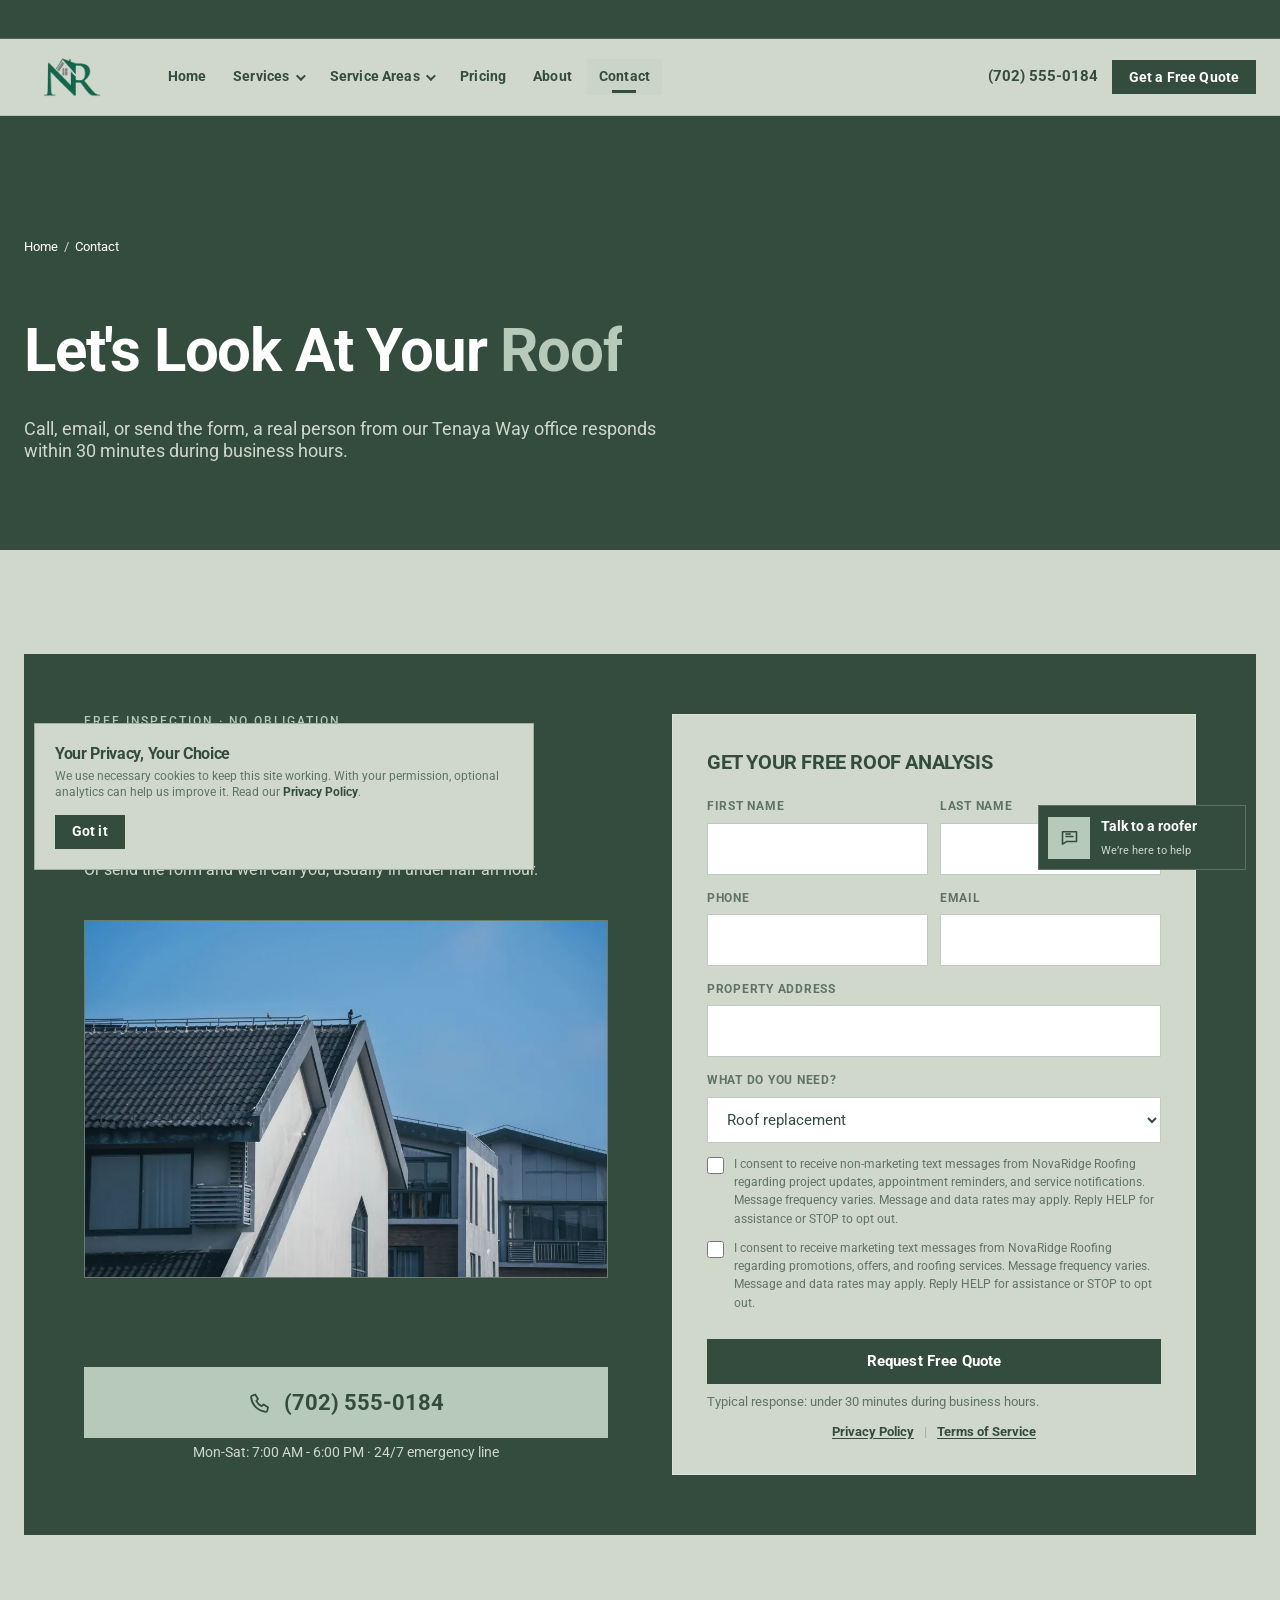
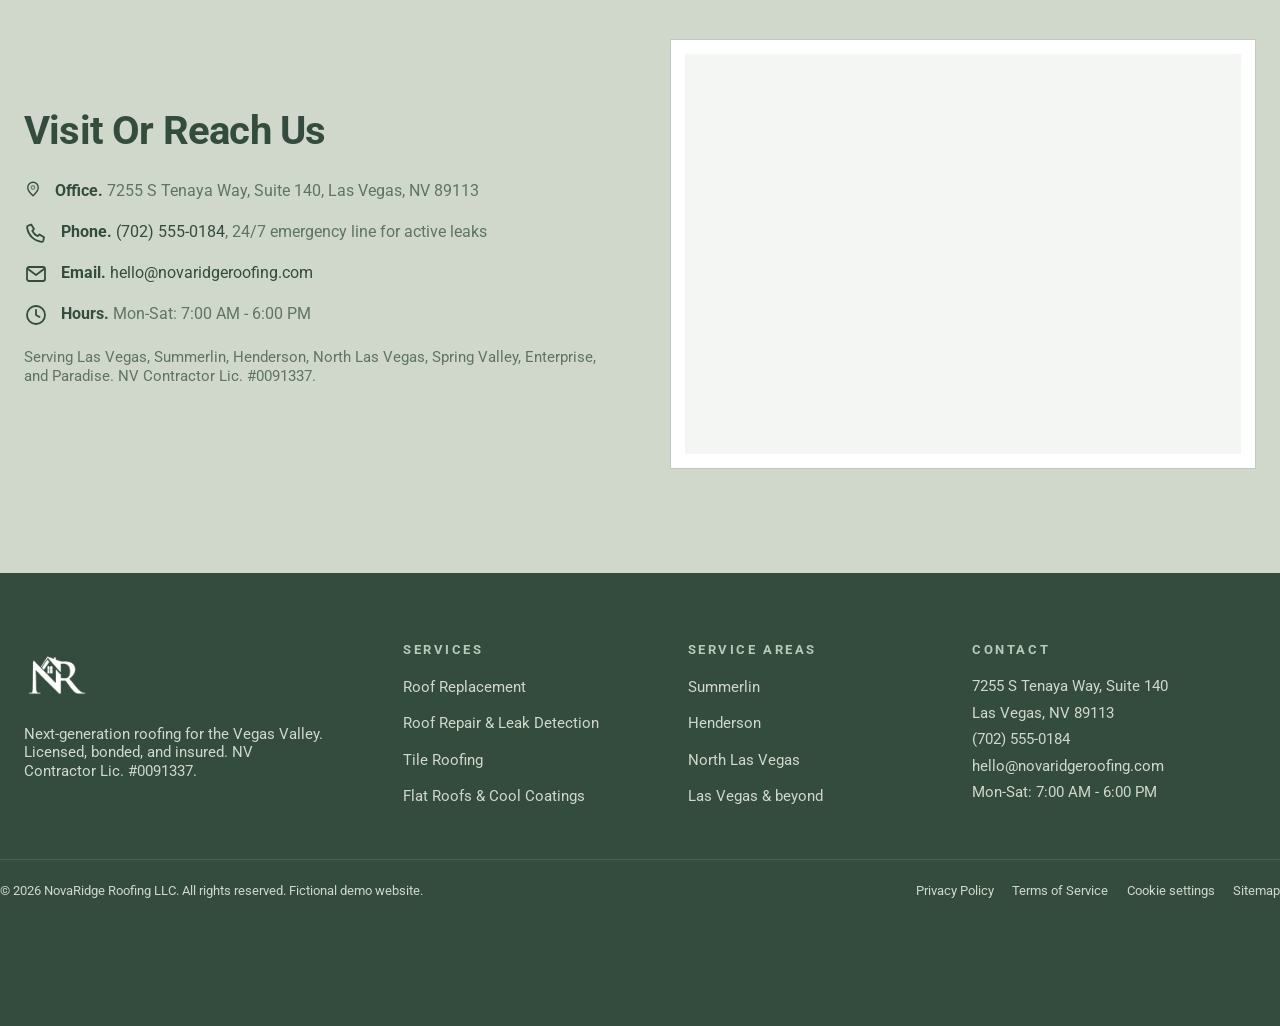
<file: contact/index.html>
<!DOCTYPE html>
<html lang="en">
<head>
<meta charset="utf-8">
<meta name="viewport" content="width=device-width, initial-scale=1">
<title>Contact NovaRidge Roofing, Free Quotes in Las Vegas | NovaRidge Roofing</title>
<meta name="description" content="Get a free roof inspection in Las Vegas. Call (702) 555-0184 or send the form, NovaRidge responds within 30 minutes during business hours.">
<link rel="canonical" href="https://philderev.github.io/roofing-template/contact/">
<meta name="theme-color" content="#CFD8CB">
<link rel="icon" href="../assets/img/nrr-2.png" type="image/png">
<link rel="apple-touch-icon" href="../assets/img/nrr.png">
<meta property="og:type" content="website">
<meta property="og:site_name" content="NovaRidge Roofing">
<meta property="og:title" content="Contact NovaRidge Roofing, Free Quotes in Las Vegas | NovaRidge Roofing">
<meta property="og:description" content="Get a free roof inspection in Las Vegas. Call (702) 555-0184 or send the form, NovaRidge responds within 30 minutes during business hours.">
<meta property="og:url" content="https://philderev.github.io/roofing-template/contact/">
<meta property="og:image" content="https://philderev.github.io/roofing-template/assets/img/nrr.png">
<meta property="og:image:secure_url" content="https://philderev.github.io/roofing-template/assets/img/nrr.png">
<meta property="og:image:type" content="image/png">
<meta property="og:image:width" content="3231">
<meta property="og:image:height" content="2550">
<meta property="og:image:alt" content="NovaRidge Roofing logo">
<meta name="twitter:card" content="summary">
<link rel="preload" href="../assets/fonts/roboto-400.ttf" as="font" type="font/ttf" crossorigin>
<style>/* NOVARIDGE ROOFING , design system
   Palette: Sage Hint · Mint · Sage · Moss · Evergreen */
@font-face{font-family:"Roboto";src:url("../assets/fonts/roboto-400.ttf") format("truetype");font-style:normal;font-weight:400;font-display:swap}
@font-face{font-family:"Roboto";src:url("../assets/fonts/roboto-500.ttf") format("truetype");font-style:normal;font-weight:500;font-display:swap}
@font-face{font-family:"Roboto";src:url("../assets/fonts/roboto-700.ttf") format("truetype");font-style:normal;font-weight:700;font-display:swap}
:root{
  --bg:#CFD8CB;--bg-warm:#B7C9B8;--bg-sun:#B7C9B8;
  --card:#ffffff;--foot:#344C3D;--foot-2:#293D31;
  --ink:#344C3D;--muted:#5F7464;--inv:#F4F6F3;--inv-muted:#CFD8CB;
  --green:#344C3D;--green-2:#738A6E;--lime:#8EA58E;--yellow:#8EA58E;--yellow-2:#738A6E;
  --line:rgba(52,76,61,.14);--line2:rgba(52,76,61,.3);
  --grad:#344C3D;
  --grad-text:#344C3D;
  --r:0;--maxw:1480px;
  --shadow:none;
  --shadow-lg:0 20px 44px rgba(52,76,61,.18);
  --font-body:"Roboto","Segoe UI",Arial,sans-serif;
  --font-display:"Roboto","Segoe UI",Arial,sans-serif;
  --ease:cubic-bezier(.22,.61,.2,1);
}
*,*::before,*::after{box-sizing:border-box}
html{scroll-behavior:smooth;scroll-padding-top:96px;-webkit-text-size-adjust:100%;overflow-x:clip}
@media(prefers-reduced-motion:reduce){html{scroll-behavior:auto}*,*::before,*::after{animation-duration:.001s!important;transition-duration:.001s!important}}
picture{display:block;overflow:hidden;border-radius:var(--r)}
picture img{display:block;transition:transform .65s var(--ease)}
@media(hover:hover) and (pointer:fine){picture:hover img{transform:scale(1.06)}}
body{margin:0;background:var(--bg);color:var(--ink);font:400 1rem/1.7 var(--font-body);text-rendering:optimizeLegibility;-webkit-font-smoothing:antialiased}
img,svg,video{max-width:100%;height:auto;display:block}
a{color:var(--green);text-decoration:none}
a:hover{text-decoration:underline}
::selection{background:rgba(142,165,142,.55);color:#344C3D}
:focus-visible{outline:2px solid var(--green);outline-offset:3px}
h1,h2,h3,h4{font-family:var(--font-display);line-height:1.16;margin:0 0 .55em;font-weight:700;letter-spacing:-.02em;text-wrap:balance}
h1{font-size:clamp(2.25rem,5.2vw,3.75rem);text-transform:capitalize}
h2{font-size:clamp(1.75rem,3.5vw,2.5rem);text-transform:capitalize}
h3{font-size:1.25rem;line-height:1.3}
p{margin:0 0 1em;line-height:1.25!important}
.wrap{max-width:var(--maxw);margin:0 auto;padding:0 clamp(14px,2vw,24px)}
.kicker{display:inline-flex;align-items:center;font-family:var(--font-display);font-size:.75rem;font-weight:500;letter-spacing:.16em;text-transform:uppercase;color:var(--green);margin-bottom:1.3em}
.cta-card .kicker{color:#B7C9B8}
.grad-text{background:var(--grad-text);-webkit-background-clip:text;background-clip:text;color:transparent}
.muted{color:var(--muted)}
section{padding:clamp(56px,9vw,104px) 0;position:relative;overflow:clip}
.section-head{max-width:660px;margin-bottom:clamp(28px,4vw,48px)}
.section-head.split{display:flex;max-width:none;flex-wrap:wrap;gap:1.5rem;align-items:flex-end;justify-content:space-between}
.section-head.split>p{max-width:44ch;border-left:3px solid var(--yellow);padding-left:1rem;margin:0}
.alt-band{background:var(--bg-warm);border-block:1px solid var(--line)}

/* skip link */
.skip{position:absolute;left:-999px;top:8px;z-index:100;background:var(--green);color:#fff;padding:.6em 1em;font-weight:700}
.skip:focus{left:8px}

/* header */
.announcement{position:relative;z-index:51;background:var(--green);color:#fff;border-bottom:1px solid rgba(255,255,255,.14)}
.announcement .wrap{min-height:38px;text-align:center;font-size:.8rem;line-height:1.35}
.announcement-rotator{position:relative;height:38px;overflow:hidden}
.announcement-item{position:absolute;inset:0;display:flex;align-items:center;justify-content:center;gap:12px;opacity:0;transform:translateY(12px);animation:announcement-cycle 10s ease-in-out infinite}
.announcement-item:nth-child(2){animation-delay:5s}
.announcement strong{font-weight:700}
.announcement a{color:#fff;font-weight:700;text-decoration:underline;text-underline-offset:3px;white-space:nowrap}
.announcement a:hover{color:var(--bg-warm)}
@keyframes announcement-cycle{0%{opacity:0;transform:translateY(12px)}4%,46%{opacity:1;transform:none}50%,100%{opacity:0;transform:translateY(-12px)}}
@media(prefers-reduced-motion:reduce){.announcement-item{animation:none;opacity:1;transform:none}.announcement-item:nth-child(2){display:none}}
.site-head{position:sticky;top:0;z-index:50;background:var(--bg);border-bottom:1px solid var(--line)}
.nav-bar{position:relative;display:flex;align-items:center;gap:20px;min-height:76px}
.brand{display:flex;align-items:center;color:var(--ink);flex:none}
.brand:hover{text-decoration:none}
.brand-logo{width:96px;height:64px;object-fit:contain;display:block}
nav.main{margin-left:16px}
nav.main ul{list-style:none;display:flex;gap:4px;margin:0;padding:0;align-items:center}
nav.main a,.drop-btn{display:block;padding:.55em .8em;color:var(--ink);font:600 .9rem/1.4 var(--font-display);letter-spacing:.01em;background:none;border:0;cursor:pointer;white-space:nowrap;position:relative}
nav.main a:hover,.drop-btn:hover{background:rgba(183,201,184,.4);text-decoration:none}
nav.main a[aria-current=page]{color:var(--green);background:rgba(183,201,184,.22);text-decoration:none}
nav.main a[aria-current=page]::after{content:"";position:absolute;left:50%;bottom:2px;width:24px;height:3px;background:var(--green);transform:translateX(-50%)}
.has-drop{position:relative}
.drop-btn::after{content:"";display:inline-block;margin-left:.45em;width:7px;height:7px;border-right:2px solid currentColor;border-bottom:2px solid currentColor;transform:rotate(45deg) translateY(-2px)}
.drop{position:absolute;top:calc(100% + 6px);left:0;min-width:240px;background:var(--card);border:1px solid var(--line2);padding:8px;opacity:0;visibility:hidden;transform:translateY(6px);transition:.18s}
.has-drop:hover .drop,.has-drop:focus-within .drop,.has-drop.open .drop{opacity:1;visibility:visible;transform:none}
.drop a{padding:.6em .8em;font-weight:500}
.drop a:hover{background:var(--bg-warm)}
.head-cta{display:flex;align-items:center;gap:14px}
.head-cta{margin-left:auto}
.phone-link{font-weight:700;font-size:.95rem;color:var(--ink);white-space:nowrap}
.phone-link:hover{color:var(--green);text-decoration:none}
.btn{display:inline-flex;align-items:center;justify-content:center;gap:.5em;padding:.9em 1.7em;font:600 .94rem/1.2 var(--font-display);letter-spacing:.01em;border:0;cursor:pointer;transition:outline-color .2s var(--ease),background-color .2s;outline:2px solid transparent;outline-offset:2px;white-space:nowrap}
.btn:hover{text-decoration:none}
.btn-primary{background:#344C3D;color:#fff}
.btn-primary:hover{background:#293D31;outline-color:#344C3D}
.btn-yellow{background:#B7C9B8;color:#344C3D}
.btn-yellow:hover{background:#8EA58E;outline-color:#738A6E}
.btn-ghost{background:rgba(255,255,255,.7);color:var(--ink);border:1px solid var(--line2)}
.btn-ghost:hover{border-color:var(--green);color:var(--green);background:#fff}
.hero .btn-ghost,.sub-hero .btn-ghost{background:rgba(207,216,203,.12);color:#fff;border-color:rgba(207,216,203,.4)}
.hero .btn-ghost:hover,.sub-hero .btn-ghost:hover{background:rgba(207,216,203,.22);color:#fff;border-color:var(--yellow)}
.btn-sm{padding:.62em 1.2em;font-size:.88rem}
.nav-toggle{display:none;margin-left:auto;background:none;border:1px solid var(--line2);padding:9px 11px;cursor:pointer}
.nav-toggle span{display:block;width:20px;height:2px;background:var(--ink);margin:4px 0;transition:.2s}

/* hero (home) */
.hero{position:relative;min-height:min(92svh,880px);display:flex;align-items:center;overflow:hidden;padding:110px 0 90px;isolation:isolate}
.hero .wrap{width:100%}
.hero-media{position:absolute;inset:0;z-index:-2}
.hero-media video,.hero-media img{width:100%;height:100%;object-fit:cover}
.hero-media::after{content:"";position:absolute;inset:0;background:rgba(41,61,49,.62)}
.hero-inner{max-width:760px;color:#fff}
.hero-layout,.sub-hero-layout{display:grid;grid-template-columns:minmax(0,1.15fr) minmax(340px,.85fr);gap:clamp(32px,6vw,80px);align-items:center}
.sub-hero-layout{grid-template-columns:minmax(0,1fr) minmax(460px,1fr);align-items:start}
.hero-form{padding:clamp(20px,2.5vw,28px);max-width:480px;justify-self:end;width:100%}
.sub-hero-layout .hero-form{max-width:560px}
.hero-form h2{font-size:1.15rem;margin-bottom:.3em;color:var(--ink)}
.hero-form>p{font-size:.82rem;color:var(--muted);margin:0 0 14px}
.hero-form .f-field{margin-bottom:9px}
.hero-form .sms-consent{font-size:.67rem;margin-bottom:12px}
.hero-form .btn{width:100%}
.hero-status{display:inline-flex;align-items:center;gap:.6rem;font-size:.8rem;font-weight:600;letter-spacing:.16em;text-transform:uppercase;color:#B7C9B8;margin-bottom:1.5rem}
.pulse{position:relative;width:9px;height:9px;background:#B7C9B8}
.hero .grad-text,.sub-hero .grad-text{background:#B7C9B8;-webkit-background-clip:text;background-clip:text;color:transparent}
.hero p.lede{font-size:clamp(1.02rem,2vw,1.2rem);color:#CFD8CB;max-width:560px;border-left:3px solid var(--yellow);padding-left:1.1rem}
.hero-ctas{display:flex;gap:14px;flex-wrap:wrap;margin:1.7em 0 2.3em}

/* sub-hero (subpages) */
.sub-hero{position:relative;padding:clamp(76px,10vw,120px) 0 clamp(44px,6vw,70px);overflow:hidden;color:#fff;background:#344C3D}
.sub-hero .lede{color:#CFD8CB!important}
.crumbs{font-size:.84rem;color:#CFD8CB;margin-bottom:1.4em}
.crumbs a{color:#CFD8CB}
.crumbs a:hover{color:var(--yellow)}
.crumbs span[aria-current]{color:#fff}

/* trust bar */
.trust{border-block:1px solid rgba(52,76,61,.12);background:var(--bg-sun);padding:20px 0;overflow:hidden}
.trust-track{display:flex;width:max-content;animation:trust-marquee 28s linear infinite;will-change:transform}
.trust-row{display:flex;gap:clamp(36px,5vw,76px);align-items:center;padding:0 clamp(18px,2.5vw,38px);flex:none}
.trust-item{display:flex;align-items:center;font:600 .8rem/1.2 var(--font-display);letter-spacing:.08em;text-transform:uppercase;color:#344C3D;white-space:nowrap}
.stars{color:#344C3D;letter-spacing:2px}
@keyframes trust-marquee{to{transform:translateX(-25%)}}
@media(hover:hover){.trust:hover .trust-track{animation-play-state:paused}}
@media(prefers-reduced-motion:reduce){.trust{overflow-x:auto}.trust-track{animation:none}.trust-row[aria-hidden=true]{display:none}}

/* cards */
.grid-3{display:grid;grid-template-columns:repeat(3,1fr);gap:20px}
.grid-4{display:grid;grid-template-columns:repeat(4,1fr);gap:20px}
.grid-2{display:grid;grid-template-columns:repeat(2,1fr);gap:20px}
.card{background:var(--card);border:1px solid var(--line);border-radius:var(--r);padding:28px;position:relative;overflow:hidden;transition:transform .35s var(--ease),border-color .35s,box-shadow .35s}
.card::before{content:"";position:absolute;inset:0 0 auto;height:3px;background:var(--grad);opacity:0;transition:.25s}
a.card{color:var(--ink);display:block}
a.card:hover{text-decoration:none}
.card:hover{transform:translateY(-6px);border-color:rgba(52,76,61,.35);box-shadow:var(--shadow-lg)}
.card:hover::before{opacity:1}
.card .icon{width:54px;height:54px;display:grid;place-items:center;background:rgba(183,201,184,.35);border:1px solid rgba(52,76,61,.2);margin-bottom:18px;transition:.3s var(--ease)}
.card:hover .icon{background:var(--grad);transform:rotate(-6deg) scale(1.06)}
.card:hover .icon svg path,.card:hover .icon svg circle{stroke:#fff}
.card h3{margin-bottom:.4em}
.card p{color:var(--muted);font-size:.94rem;margin:0}
.card .go{display:inline-block;margin-top:16px;font-weight:700;font-size:.88rem;color:var(--green)}

/* image-led service overview */
.service-intro{max-width:760px}
.service-intro h2{max-width:15ch}
.service-intro .muted{max-width:62ch;margin-top:1rem}
.service-card-grid{display:grid;grid-template-columns:repeat(4,minmax(0,1fr));gap:clamp(14px,1.5vw,24px)}
.service-card{display:grid;grid-template-columns:1fr;grid-template-rows:210px 1fr;min-height:500px;background:var(--card);color:var(--ink);border:1px solid var(--line);border-radius:var(--r);overflow:hidden;transition:transform .35s var(--ease),box-shadow .35s,border-color .35s}
.service-card:hover{text-decoration:none;transform:translateY(-6px);border-color:rgba(52,76,61,.35);box-shadow:var(--shadow-lg)}
.service-card-media{position:relative;display:block;min-height:0;overflow:hidden;background:#d6ddd3}
.service-card-media picture{display:block;height:100%;border-radius:0}
.service-card-media img{width:100%;height:100%;object-fit:cover;border-radius:0;transition:transform .6s var(--ease)}
.service-card:hover .service-card-media img{transform:scale(1.045)}
.service-number{position:absolute;top:18px;left:18px;display:grid;place-items:center;width:46px;height:46px;background:rgba(255,255,255,.92);font-size:.76rem;font-weight:800;letter-spacing:.08em;color:var(--green)}
.service-card-body{display:flex;flex-direction:column;padding:clamp(24px,3vw,36px)}
.service-label{display:flex;align-items:center;gap:.55rem;margin-bottom:1.35rem;color:var(--green);font-size:.72rem;font-weight:800;letter-spacing:.1em;text-transform:uppercase}
.service-label svg{width:20px;height:20px;flex:none}
.service-card h3{font-size:clamp(1.25rem,1.7vw,1.65rem);margin:0 0 .65rem}
.service-card p{color:var(--muted);font-size:.94rem;margin:0;line-height:1.7}
.service-card .go{display:flex;align-items:center;justify-content:space-between;margin-top:auto;padding-top:1.4rem;border-top:1px solid var(--line);color:var(--green);font-size:.84rem;font-weight:800}
.service-card .go span{font-size:1.15rem;transition:transform .25s var(--ease)}
.service-card:hover .go span{transform:translateX(4px)}

/* about preview / photo layouts */
.about-grid{display:grid;grid-template-columns:1.02fr 1fr;gap:clamp(28px,5vw,64px);align-items:center}
.about-media{position:relative}
.about-media img{border-radius:var(--r);aspect-ratio:4/4.7;object-fit:cover;width:100%;box-shadow:var(--shadow)}
.float-chip{position:absolute;display:flex;align-items:center;gap:.8rem;background:#fff;border:1px solid var(--line2);padding:.85rem 1.15rem}
.float-chip .ico{width:40px;height:40px;background:var(--green);display:grid;place-items:center;flex:none}
.float-chip .ico svg{width:20px;height:20px}
.float-chip b{display:block;font-size:1.05rem;line-height:1.1}
.float-chip span{font-size:.72rem;color:var(--muted);letter-spacing:.06em;text-transform:uppercase}
.chip-tr{top:1.4rem;right:-1rem}
.chip-bl{bottom:2.2rem;left:-1.2rem}
.checklist{list-style:none;margin:1.4em 0 0;padding:0;display:grid;gap:14px}
.checklist li{display:flex;gap:13px;align-items:flex-start;color:var(--muted)}
.checklist li b{color:var(--ink)}
.checklist svg{flex:none;margin-top:3px}
.mini-stats{display:grid;grid-template-columns:repeat(3,1fr);gap:1.4rem;margin-top:2rem}
.mini-stats b{font-size:clamp(1.6rem,2.6vw,2.2rem);display:block;line-height:1;margin-bottom:6px;letter-spacing:-.02em;background:var(--grad-text);-webkit-background-clip:text;background-clip:text;color:transparent}
.mini-stats span{display:block;font-size:.8rem;line-height:1.25;color:var(--muted)}
.why-grid{align-items:start}
.why-media{display:grid;grid-template-columns:1fr 1fr;gap:1.2rem;margin-top:43px;padding:8px;border:1px solid var(--line2)}
.why-media img{border-radius:var(--r);width:100%;object-fit:cover;aspect-ratio:4/3.4;box-shadow:var(--shadow)}
.why-media picture:first-child{grid-column:1/-1}
.why-media picture:first-child img{aspect-ratio:16/8.2}

/* projects */
.proj-grid{display:grid;grid-template-columns:1fr 1fr;gap:1.5rem}
.proj{position:relative;border-radius:var(--r);overflow:hidden;display:block;box-shadow:var(--shadow)}
.proj img{aspect-ratio:16/10.5;object-fit:cover;width:100%;transition:transform .8s var(--ease)}
.proj:hover img{transform:scale(1.06)}
.proj-info{position:absolute;inset:auto 0 0;padding:1.4rem;background:rgba(41,61,49,.92)}
.proj-info time{font-size:.76rem;color:var(--yellow);letter-spacing:.16em;text-transform:uppercase}
.proj-info h3{font-size:1.24rem;text-transform:uppercase;margin:.3rem 0 0;color:#fff}
.proj-tags{position:absolute;top:1.1rem;right:1.1rem;display:flex;gap:.5rem}
.proj-tags span{font-size:.68rem;font-weight:600;letter-spacing:.1em;text-transform:uppercase;background:rgba(207,216,203,.92);border:1px solid rgba(52,76,61,.15);color:#344C3D;padding:.32rem .7rem}

/* tech panel (sticky sidebars) */
.tech-panel{background:var(--card);border:1px solid var(--line2);padding:clamp(22px,3vw,36px);position:relative;overflow:hidden}
.tech-rows{display:grid;gap:12px;margin-top:6px}
.tech-row{display:flex;justify-content:space-between;gap:14px;padding:13px 16px;background:var(--bg);border:1px solid var(--line);font-size:.92rem}
.tech-row b{color:var(--green);font-weight:700;white-space:nowrap}

/* process */
.steps{counter-reset:s}
.step{counter-increment:s;display:grid;grid-template-columns:auto 1fr;gap:1.6rem;align-items:center;padding:1.6rem 0;border-bottom:1px solid var(--line);transition:padding-left .35s var(--ease),background .35s}
.step:hover{padding-left:1rem;background:rgba(183,201,184,.3)}
.step-num{font-size:.95rem;font-weight:700;color:var(--green);width:58px;height:58px;display:grid;place-items:center;border:1px solid var(--line2);background:rgba(183,201,184,.3)}
.step-num::before{content:"0" counter(s)}
.step h3{font-size:1.25rem;text-transform:uppercase;margin:0 0 .2em}
.step p{color:var(--muted);font-size:.95rem;margin:0;max-width:62ch}

/* areas */
.area-flex{display:grid;grid-template-columns:1fr 1fr;gap:clamp(28px,5vw,60px);align-items:center}
.map-panel{background:var(--card);border:1px solid var(--line2);padding:14px;overflow:hidden}
.map-panel iframe{display:block;width:100%;height:400px;border:0;background:#F4F6F3}
.area-list{display:grid;grid-template-columns:1fr 1fr;gap:12px;margin-top:1.4em}
.area-chip{display:flex;align-items:center;padding:13px 16px;background:var(--card);border:1px solid var(--line);color:var(--ink);font-weight:600;font-size:.93rem;transition:.2s var(--ease)}
.area-chip:hover{border-color:var(--green);text-decoration:none;transform:translateY(-3px);color:var(--green)}

/* reviews */
.review-marquee{overflow:hidden}
.review-marquee.rv:not(.in){transform:none}
.review-grid{display:flex;width:max-content;gap:20px}
.review-card{background:var(--card);border:1px solid var(--line);padding:24px 22px 18px;display:flex;flex-direction:column;gap:16px}
.review-grid .review-card{width:calc((min(100vw - 48px,1432px) - 60px)/4);flex:none}
.review-card p{color:var(--ink);font-size:.92rem;line-height:1.55;margin:0;flex:1}
.reviewer{display:flex;align-items:center;gap:12px;order:-2}
.avatar{width:40px;height:40px;display:grid;place-items:center;flex:none;font-weight:700;background:var(--green-2);color:#fff;font-size:.9rem}
.review-card:nth-child(even) .avatar{background:var(--green);color:#fff}
.reviewer b{display:block;font-size:.9rem;line-height:1.35;color:var(--ink)}
.reviewer span{display:block;font-size:.76rem;line-height:1.4;color:var(--muted);margin-top:3px}
.review-card>.stars{order:-1;color:var(--yellow-2);font-size:.9rem;line-height:1;letter-spacing:2px}
.review-foot{display:flex;align-items:center;justify-content:space-between;gap:16px;border-top:1px solid var(--line);padding-top:14px;margin-top:2px;font-size:.76rem;color:var(--muted)}
.review-foot a{font-weight:600;color:var(--green);white-space:nowrap}
.review-marquee.in .review-grid{animation:reviews-scroll 38s linear infinite}
.review-marquee:hover .review-grid{animation-play-state:paused}
@keyframes reviews-scroll{to{transform:translateX(calc(-50% - 10px))}}
@media(prefers-reduced-motion:reduce){.review-marquee.in .review-grid{animation:none}}

/* faq */
.faq-grid{display:grid;grid-template-columns:minmax(0,1fr) minmax(0,1fr);gap:clamp(1.5rem,3vw,2.75rem);align-items:start}
.faq-media{width:100%;max-width:none;justify-self:end;align-self:start;margin-top:42px;padding:8px;border:1px solid var(--line2)}
.faq-media img{border-radius:var(--r);aspect-ratio:4/3.4;object-fit:cover;width:100%;box-shadow:var(--shadow)}
.faq details,.faq-grid details{border:1px solid var(--line);background:var(--card);margin-bottom:12px;overflow:hidden;transition:border-color .3s}
.faq{max-width:820px}
details[open]{border-color:var(--line2)}
.faq summary,.faq-grid summary{cursor:pointer;padding:17px 20px;font-weight:600;list-style:none;display:flex;justify-content:space-between;gap:16px;align-items:center}
summary::-webkit-details-marker{display:none}
summary .plus{flex:none;width:28px;height:28px;position:relative;border:1px solid var(--line);background:rgba(183,201,184,.3);transition:.3s var(--ease)}
summary .plus::before,summary .plus::after{content:"";position:absolute;inset:0;margin:auto;background:var(--green)}
summary .plus::before{width:12px;height:2px}
summary .plus::after{width:2px;height:12px;transition:transform .3s var(--ease)}
details[open] summary .plus{background:var(--grad);border-color:transparent}
details[open] summary .plus::before,details[open] summary .plus::after{background:#fff}
details[open] summary .plus::after{transform:rotate(90deg)}
.faq-a{padding:0 20px 18px;color:var(--muted);font-size:.95rem}

/* pricing */
.price-card{position:relative;background:var(--card);border:1px solid var(--line);padding:32px 28px;display:flex;flex-direction:column;transition:transform .3s var(--ease),border-color .3s,box-shadow .3s}
.price-card:hover{transform:translateY(-6px);border-color:rgba(52,76,61,.4);box-shadow:var(--shadow-lg)}
.price-card.hot{border-color:rgba(52,76,61,.55);box-shadow:0 0 0 3px rgba(183,201,184,.5)}
.price-card .tag{position:absolute;top:-13px;left:50%;transform:translateX(-50%);white-space:nowrap;background:#B7C9B8;color:#344C3D;font-size:.72rem;font-weight:700;letter-spacing:.12em;text-transform:uppercase;padding:.4em 1em}
.price-card h3{font-size:1.1rem;text-transform:uppercase}
.price{font-size:2.1rem;font-weight:700;margin:.2em 0 .1em;letter-spacing:-.02em}
.price small{font-size:.85rem;color:var(--muted);font-weight:500}
.price-card ul{list-style:none;padding:1.2em 0 0;margin:.6em 0 1.6em;display:grid;gap:10px;flex:1;border-top:1px solid var(--line)}
.price-card li{display:flex;gap:10px;font-size:.92rem;color:var(--muted)}
.price-card li::before{content:"";width:8px;height:2px;background:var(--green);flex:none;margin-top:11px}
.price-card .btn{width:100%}

/* cta band + form */
.cta-band{padding:clamp(56px,9vw,104px) 0}
.cta-card{position:relative;overflow:hidden;padding:clamp(28px,5vw,60px);color:#fff;background:#344C3D}
.cta-card .inner{position:relative;display:grid;grid-template-columns:1fr 1fr;gap:clamp(30px,5vw,70px);align-items:start}
.cta-card .inner>div:first-child{display:flex;flex-direction:column;align-self:stretch}
.cta-card .inner>div:first-child .big-phone{margin-top:auto}
.cta-visual{height:clamp(240px,28vw,410px);margin:24px 0;overflow:hidden;border:1px solid rgba(207,216,203,.35)}
.cta-visual picture,.cta-visual img{width:100%;height:100%}
.cta-visual img{object-fit:cover}
.cta-card .muted{color:#CFD8CB}
.big-phone{display:inline-flex;align-items:center;justify-content:center;gap:12px;margin-top:1.2em;padding:.75em 1.4em;background:#B7C9B8;color:#344C3D;font-size:clamp(1.15rem,2.4vw,1.4rem);font-weight:700;outline:2px solid transparent;outline-offset:2px;transition:outline-color .2s var(--ease),background-color .2s}
.big-phone:hover{background:#8EA58E;color:#293D31;outline-color:#738A6E;text-decoration:none}
.cta-card .big-phone+p{text-align:center}
.lead-form{background:var(--bg);border:1px solid rgba(255,255,255,.25);padding:clamp(22px,3vw,34px);color:var(--ink)}
.lead-form h3{margin-bottom:1em;text-transform:uppercase}
.f-row{display:grid;grid-template-columns:1fr 1fr;gap:12px}
.f-field{margin-bottom:12px}
.f-field label{display:block;font-size:.78rem;font-weight:700;letter-spacing:.06em;color:var(--muted);margin-bottom:6px;text-transform:uppercase}
.f-field input,.f-field select,.f-field textarea{width:100%;padding:.8em 1em;background:#fff;border:1px solid var(--line2);color:var(--ink);font:inherit;font-size:.95rem}
.f-field input:focus,.f-field select:focus,.f-field textarea:focus{outline:none;border-color:var(--green);box-shadow:0 0 0 3px rgba(115,138,110,.2)}
.form-note{font-size:.8rem;color:var(--muted);margin:10px 0 0}
.sms-consents{border:0;padding:0;margin:6px 0 16px;min-width:0}
.sms-consents legend{padding:0;margin:0 0 8px;color:var(--ink);font-size:.78rem;font-weight:700;text-transform:uppercase;letter-spacing:.06em}
.sms-consent{display:flex;align-items:flex-start;gap:10px;margin:0 0 11px;color:var(--muted);font-size:.76rem;line-height:1.5;cursor:pointer}
.sms-consent input{width:17px;height:17px;flex:0 0 17px;margin:2px 0 0;accent-color:var(--green)}
.consent-note{font-size:.72rem;color:var(--muted);margin:0!important}
.form-legal{display:flex;justify-content:center;gap:10px;margin:14px 0 0;font-size:.8rem}
.form-legal a{color:var(--green-dark);font-weight:600;text-decoration:underline;text-underline-offset:2px}
.form-legal span{color:var(--line2)}
.form-consent{font-size:.72rem;line-height:1.5}
.form-consent a{font-weight:600}
.form-ok{display:none;padding:14px 18px;border:1px solid rgba(52,76,61,.4);background:rgba(115,138,110,.12);color:var(--green);font-weight:600;margin-top:14px}

/* footer */
.site-foot{background:var(--foot);color:var(--inv);padding:clamp(44px,6vw,70px) 0 0}
.site-foot .brand{color:var(--inv)}
.site-foot .brand-logo{filter:brightness(0) invert(1);transform:translateX(-15px);margin-right:-15px}
.foot-grid{display:grid;grid-template-columns:1.4fr 1fr 1fr 1.2fr;gap:clamp(24px,4vw,48px)}
.foot-grid h4{font-size:.8rem;letter-spacing:.2em;text-transform:uppercase;color:#B7C9B8;margin-bottom:1.2em}
.foot-grid ul{list-style:none;margin:0;padding:0;display:grid;gap:9px}
.foot-grid a{color:var(--inv-muted);font-size:.92rem}
.foot-grid a:hover{color:#B7C9B8}
.foot-about p{color:var(--inv-muted);font-size:.92rem;max-width:300px}
address{font-style:normal;color:var(--inv-muted);font-size:.92rem;line-height:1.8}
address a{color:var(--inv)}
.foot-bottom{margin-top:clamp(30px,5vw,50px);border-top:1px solid rgba(207,216,203,.14);padding:20px 0 clamp(96px,12vw,124px);display:flex;justify-content:space-between;gap:14px;flex-wrap:wrap;font-size:.82rem;color:var(--inv-muted)}
.foot-bottom a{color:var(--inv-muted)}
.foot-bottom a:hover{color:#B7C9B8}
.foot-legal{display:flex;gap:1.4em;flex-wrap:wrap}
.cookie-settings{border:0;padding:0;background:none;color:var(--inv-muted);font:inherit;cursor:pointer}.cookie-settings:hover{color:#B7C9B8}

/* floating contact */
.contact-float{position:fixed;right:clamp(16px,3vw,34px);bottom:clamp(16px,3vw,30px);z-index:90;display:flex;flex-direction:column;align-items:flex-end;gap:12px}
.contact-trigger{min-width:208px;display:flex;align-items:center;gap:11px;padding:9px 14px 9px 9px;border:1px solid rgba(255,255,255,.2);background:#344C3D;color:#fff;font:inherit;text-align:left;cursor:pointer;transition:transform .25s var(--ease),background .25s}
.contact-trigger:hover{transform:translateY(-3px);background:#293D31}
.contact-trigger-icon{width:42px;height:42px;display:grid;place-items:center;background:#B7C9B8;color:#344C3D;flex:none}
.contact-trigger svg,.contact-actions svg{width:21px;height:21px;fill:none;stroke:currentColor;stroke-width:1.8;stroke-linecap:round;stroke-linejoin:round}
.contact-trigger b,.contact-trigger small{display:block}.contact-trigger b{font-size:.9rem}.contact-trigger small{font-size:.7rem;color:#CFD8CB;margin-top:1px}
.contact-close{display:none;width:19px;height:19px;position:relative;margin:0 4px 0 auto}
.contact-close::before,.contact-close::after{content:"";position:absolute;inset:9px 1px auto;height:2px;background:#fff;transform:rotate(45deg)}
.contact-close::after{transform:rotate(-45deg)}
.is-open .contact-trigger{min-width:58px;width:58px;height:58px;padding:0}.is-open .contact-trigger-icon,.is-open .contact-trigger-copy{display:none}.is-open .contact-close{display:block;margin:auto}
.contact-pop{width:min(392px,calc(100vw - 32px));overflow:hidden;border:1px solid rgba(52,76,61,.3);background:var(--bg);transform-origin:bottom right;animation:contact-in .25s var(--ease)}
.contact-pop-head{display:flex;align-items:center;gap:14px;padding:22px 20px;background:#344C3D;color:#fff}
.contact-pop-head strong,.contact-pop-head span{display:block}.contact-pop-head strong{font-size:.94rem}.contact-pop-head div>span{font-size:.72rem;color:#CFD8CB;margin-top:3px}
.contact-status{width:38px;height:38px;display:grid;place-items:center;background:rgba(255,255,255,.08);border:1px solid rgba(183,201,184,.2);flex:none}
.contact-status img{display:block;width:34px;height:34px;object-fit:contain;filter:brightness(0) invert(1)}
.contact-pop-body{padding:22px 20px 20px}.contact-pop-body>p{font-size:.88rem;line-height:1.6;color:var(--muted);margin:0 0 17px}
.contact-actions{display:grid;grid-template-columns:1fr 1fr;gap:11px}
.contact-actions a{display:flex;align-items:center;gap:11px;min-width:0;padding:14px 12px;border:1px solid var(--line2);background:#fff;color:var(--ink);transition:border-color .2s,transform .2s}
.contact-actions a>span:last-child{min-width:0}
.contact-actions a:hover{transform:translateY(-2px);border-color:var(--green);text-decoration:none}
.contact-actions .contact-email{grid-column:1/-1}.contact-icon{width:34px;height:34px;display:grid;place-items:center;background:rgba(183,201,184,.3);color:var(--green);flex:none}
.contact-actions b,.contact-actions small{display:block;overflow:hidden;text-overflow:ellipsis}.contact-actions b{font-size:.8rem;white-space:nowrap}.contact-actions small{font-size:.67rem;color:var(--muted);margin-top:3px;white-space:nowrap}
@keyframes contact-in{from{opacity:0;transform:translateY(10px) scale(.97)}}

/* cookie consent */
.cookie-banner{position:fixed;left:clamp(16px,3vw,34px);bottom:clamp(16px,3vw,30px);z-index:89;width:min(500px,calc(100vw - 32px));display:grid;gap:15px;padding:20px;border:1px solid rgba(52,76,61,.3);background:var(--bg);animation:cookie-in .35s var(--ease)}
.cookie-banner[hidden]{display:none}
.cookie-copy h2{font-size:1rem;margin:1px 0 5px}.cookie-copy p{font-size:.78rem;line-height:1.55;color:var(--muted);margin:0}.cookie-copy a{font-weight:600}
.cookie-actions{display:flex;align-items:center;gap:10px}
@keyframes cookie-in{from{opacity:0;transform:translateY(14px)}}

/* prose (subpages) */
.prose{max-width:800px}
.prose h2{margin-top:1.6em;font-size:clamp(1.3rem,2.4vw,1.7rem)}
.prose p,.prose li{color:#5F7464}
.prose ul{padding-left:1.2em}
.prose img{border-radius:var(--r);box-shadow:var(--shadow);margin:1.5em 0}
.legal .prose h2{font-size:1.25rem}
.legal .prose p,.legal .prose li{font-size:.96rem}
.updated{font-size:.85rem;color:var(--muted)}

/* service hero image strip */
.svc-hero-img{margin-top:clamp(-30px,-4vw,-50px);position:relative;z-index:2}
.svc-hero-img img{aspect-ratio:16/6.2;object-fit:cover;width:100%;border:4px solid var(--bg)}

/* thank-you */
.ty-hero{min-height:70svh;display:flex;align-items:center}
.ty-check{width:84px;height:84px;background:var(--green);display:grid;place-items:center;margin-bottom:1.6em}

/* reveal */
.rv:not(.in){opacity:0;transform:translateY(24px)}
.rv.in{animation:rv-in .7s var(--ease)}
@keyframes rv-in{from{opacity:0;transform:translateY(24px)}}
@media(prefers-reduced-motion:reduce){.rv:not(.in){opacity:1;transform:none}.rv.in{animation:none}}

/* responsive */
@media(max-width:1120px){
  .phone-link{display:none}
  .nav-bar{gap:12px}
}
@media(max-width:1020px){
  .review-grid .review-card{width:calc((100vw - 68px)/2)}
  .grid-4{grid-template-columns:1fr 1fr}
  .service-card-grid{grid-template-columns:repeat(2,minmax(0,1fr))}
  .service-card{grid-template-columns:1fr;min-height:0}.service-card-media{height:220px}
  .foot-grid{grid-template-columns:1fr 1fr}
}
@media(max-width:860px){
  .cta-card .inner>div:first-child .big-phone{margin-top:1.2em}
  .why-media{margin-top:0}
  .faq-media{max-width:100%;justify-self:stretch;margin-top:0}
  .nav-toggle{display:block}
  nav.main{position:fixed;inset:76px 0 auto;background:rgba(207,216,203,.99);border-bottom:1px solid var(--line2);padding:18px clamp(16px,4vw,28px) 26px;transform:translateY(-130%);transition:transform .25s;margin:0;max-height:calc(100svh - 76px);overflow:auto;box-shadow:var(--shadow-lg)}
  nav.main.open{transform:none}
  nav.main ul{flex-direction:column;align-items:stretch;gap:2px}
  nav.main a,.drop-btn{padding:.8em .6em;font-size:1.02rem;width:100%;text-align:left}
  nav.main a[aria-current=page]::after{left:.6em;bottom:3px;width:30px;transform:none}
  .drop{position:static;opacity:1;visibility:visible;transform:none;display:none;border:0;background:rgba(183,201,184,.18);box-shadow:none;margin:4px 0 8px}
  .has-drop.open .drop{display:block}
  .head-cta .btn{display:none}
  .grid-3,.grid-2,.proj-grid{grid-template-columns:1fr}
  .service-card-grid{grid-template-columns:1fr}
  .about-grid,.area-flex,.cta-card .inner,.faq-grid,.hero-layout,.sub-hero-layout{grid-template-columns:1fr}
  .hero-form{justify-self:start;max-width:620px}
  .chip-tr{right:.6rem}.chip-bl{left:-.4rem}
  .hero{min-height:78svh;padding:90px 0 70px}
}
@media(max-width:560px){
  .review-grid .review-card{width:calc(100vw - 28px)}
  .announcement .wrap{min-height:54px;font-size:.73rem}
  .announcement-rotator{height:54px}
  .announcement-item{gap:5px;flex-direction:column;padding:6px 0}
  .grid-4,.area-list,.f-row,.why-media{grid-template-columns:1fr}
  .service-card-media{height:190px}.service-card-body{padding:24px}
  .why-media img{aspect-ratio:16/9}
  .foot-grid{grid-template-columns:1fr}
  .phone-link{display:none}
  .trust-track{animation-duration:22s}
  .mini-stats{grid-template-columns:repeat(3,1fr);gap:.8rem}
  .contact-float{right:12px;bottom:12px}.contact-trigger-copy{display:none}.contact-trigger{min-width:58px;width:58px;height:58px;padding:8px}.contact-trigger-icon{width:40px;height:40px}.contact-pop{width:min(392px,calc(100vw - 24px))}.contact-actions{grid-template-columns:1fr}.contact-actions .contact-email{grid-column:auto}
  .cookie-banner{left:12px;bottom:82px;width:calc(100vw - 24px);padding:17px}.cookie-actions .btn{width:100%}
}
</style>
<noscript><style>.rv:not(.in){opacity:1;transform:none}</style></noscript>
<script type="application/ld+json">{"@context":"https://schema.org","@type":"RoofingContractor","@id":"https://philderev.github.io/roofing-template/#org","name":"NovaRidge Roofing","legalName":"NovaRidge Roofing LLC","url":"https://philderev.github.io/roofing-template/","logo":"https://philderev.github.io/roofing-template/assets/img/nrr-2.png","image":"https://philderev.github.io/roofing-template/assets/img/nrr.png","telephone":"+1-702-555-0184","email":"hello@novaridgeroofing.com","priceRange":"$$","address":{"@type":"PostalAddress","streetAddress":"7255 S Tenaya Way, Suite 140","addressLocality":"Las Vegas","addressRegion":"NV","postalCode":"89113","addressCountry":"US"},"geo":{"@type":"GeoCoordinates","latitude":36.0563,"longitude":-115.2493},"openingHoursSpecification":[{"@type":"OpeningHoursSpecification","dayOfWeek":["Monday","Tuesday","Wednesday","Thursday","Friday","Saturday"],"opens":"07:00","closes":"18:00"}],"areaServed":[{"@type":"City","name":"Las Vegas"},{"@type":"City","name":"Summerlin"},{"@type":"City","name":"Henderson"},{"@type":"City","name":"North Las Vegas"},{"@type":"City","name":"Spring Valley"},{"@type":"City","name":"Enterprise"},{"@type":"City","name":"Paradise"}],"sameAs":[]}</script>
<script type="application/ld+json">{"@context":"https://schema.org","@type":"BreadcrumbList","itemListElement":[{"@type":"ListItem","position":1,"name":"Home","item":"https://philderev.github.io/roofing-template/"},{"@type":"ListItem","position":2,"name":"Contact","item":"https://philderev.github.io/roofing-template/contact/"}]}</script>
<!-- GA4: paste gtag.js snippet here (G-XXXXXXXXXX) -->
<!-- GTM: paste container snippet here (GTM-XXXXXXX) -->
<!-- GHL: paste location tracking code here -->
</head>
<body>
<a class="skip" href="#main">Skip to content</a>
<aside class="announcement" aria-label="Announcement">
  <div class="wrap announcement-rotator">
    <div class="announcement-item"><strong>Free drone roof inspections across the Las Vegas Valley.</strong><a href="../contact/">Book yours today</a></div>
    <div class="announcement-item"><strong>Roof leak or storm damage? Same-week service is available.</strong><a href="../services/roof-repair/">Get roof help</a></div>
  </div>
</aside>
<header class="site-head">
  <div class="wrap nav-bar">
    <a class="brand" href="../" aria-label="NovaRidge Roofing, home"><img class="brand-logo" src="../assets/img/nrr-2.png" width="3231" height="2550" alt="NovaRidge Roofing"></a>
    <button class="nav-toggle" aria-label="Menu" aria-expanded="false" aria-controls="mainnav"><span></span><span></span><span></span></button>
    <nav class="main" id="mainnav" aria-label="Main">
      <ul>
        <li><a href="../">Home</a></li>
        <li class="has-drop"><button class="drop-btn" aria-expanded="false">Services</button>
          <div class="drop"><a href="../services/roof-replacement/">Roof Replacement</a><a href="../services/roof-repair/">Roof Repair & Leak Detection</a><a href="../services/tile-roofing/">Tile Roofing</a><a href="../services/flat-roof-coatings/">Flat Roofs & Cool Coatings</a></div>
        </li>
        <li class="has-drop"><button class="drop-btn" aria-expanded="false">Service Areas</button>
          <div class="drop"><a href="../service-areas/summerlin/">Summerlin</a><a href="../service-areas/henderson/">Henderson</a><a href="../service-areas/north-las-vegas/">North Las Vegas</a></div>
        </li>
        <li><a href="../pricing/">Pricing</a></li>
        <li><a href="../about/">About</a></li>
        <li><a href="../contact/" aria-current="page">Contact</a></li>
      </ul>
    </nav>
    <div class="head-cta">
      <a class="phone-link" href="tel:+17025550184">(702) 555-0184</a>
      <a class="btn btn-primary btn-sm" href="../contact/">Get a Free Quote</a>
    </div>
  </div>
</header>
<main id="main">

<div class="sub-hero">

  <div class="wrap">
    <nav class="crumbs" aria-label="Breadcrumb"><span aria-current="page">Home</span> &nbsp;/&nbsp; <span aria-current="page">Contact</span></nav>
    <p class="kicker">Contact</p>
    <h1>Let's look at your <span class="grad-text">roof</span></h1>
    <p class="lede muted" style="max-width:640px;font-size:1.1rem">Call, email, or send the form, a real person from our Tenaya Way office responds within 30 minutes during business hours.</p>
  </div>
</div>

<section class="cta-band" id="quote">
  <div class="wrap">
    <div class="cta-card rv">
      <div class="inner">
        <div>
          <p class="kicker">Free Inspection &middot; No Obligation</p>
          <h2>Talk to a roofing specialist now.</h2>
          <p class="muted">Or send the form and we’ll call you, usually in under half an hour.</p>
          <div class="cta-visual"><picture><source srcset="../assets/img/proj-replace.webp" type="image/webp"><img src="../assets/img/proj-replace.jpg" alt="Professional roofing project completed by NovaRidge Roofing" width="1200" height="800" loading="lazy" decoding="async"></picture></div>
          <a class="big-phone" href="tel:+17025550184"><svg width="24" height="24" viewBox="0 0 24 24" fill="none" aria-hidden="true"><path d="M7.2 3.5 10 8 8.3 9.8c1.1 2.4 3 4.3 5.4 5.4l1.8-1.7 4.5 2.8-.7 3.3c-.2.8-1 1.3-1.8 1.2C9.8 19.8 4.2 14.2 3.1 6.5 3 5.7 3.5 4.9 4.3 4.7l2.9-1.2Z" stroke="#344C3D" stroke-width="1.8" stroke-linecap="round" stroke-linejoin="round"/></svg> (702) 555-0184</a>
          <p class="muted" style="font-size:.85rem;margin-top:6px">Mon-Sat: 7:00 AM - 6:00 PM &middot; 24/7 emergency line</p>
        </div>
        <form class="lead-form" id="leadform" data-ty="../thank-you/">
          <!-- GHL form embed replaces this block in production -->
          <h3>Get your free roof analysis</h3>
          <div class="f-row">
            <div class="f-field"><label for="lf-first">First name</label><input id="lf-first" name="first_name" autocomplete="given-name" required></div>
            <div class="f-field"><label for="lf-last">Last name</label><input id="lf-last" name="last_name" autocomplete="family-name" required></div>
          </div>
          <div class="f-row">
            <div class="f-field"><label for="lf-phone">Phone</label><input id="lf-phone" name="phone" type="tel" autocomplete="tel" required></div>
            <div class="f-field"><label for="lf-email">Email</label><input id="lf-email" name="email" type="email" autocomplete="email" required></div>
          </div>
          <div class="f-field"><label for="lf-addr">Property address</label><input id="lf-addr" name="address" autocomplete="street-address"></div>
          <div class="f-field"><label for="lf-svc">What do you need?</label>
            <select id="lf-svc" name="service">
              <option>Roof replacement</option><option>Roof repair / leak</option><option>Tile re-felt</option><option>Flat roof / coating</option><option>Not sure, inspect it</option>
            </select>
          </div>
          
  <fieldset class="sms-consents" aria-label="SMS consent choices">
    <label class="sms-consent"><input type="checkbox" name="sms_transactional_consent" value="yes"><span>I consent to receive non-marketing text messages from NovaRidge Roofing regarding project updates, appointment reminders, and service notifications. Message frequency varies. Message and data rates may apply. Reply HELP for assistance or STOP to opt out.</span></label>
    <label class="sms-consent"><input type="checkbox" name="sms_marketing_consent" value="yes"><span>I consent to receive marketing text messages from NovaRidge Roofing regarding promotions, offers, and roofing services. Message frequency varies. Message and data rates may apply. Reply HELP for assistance or STOP to opt out.</span></label>
  </fieldset>
          <button class="btn btn-primary" type="submit" style="width:100%">Request Free Quote</button>
          <p class="form-note">Typical response: under 30 minutes during business hours.</p>
          <p class="form-legal"><a href="../privacy/">Privacy Policy</a><span aria-hidden="true">|</span><a href="../terms/">Terms of Service</a></p>
        </form>
      </div>
    </div>
  </div>
</section>
<section style="padding-top:0">
  <div class="wrap area-flex">
    <div class="rv">
      <h2>Visit or reach us</h2>
      <ul class="checklist">
        <li><svg width="18" height="18" viewBox="0 0 24 24" fill="none" aria-hidden="true"><path d="M12 21s-7-6.1-7-11a7 7 0 0 1 14 0c0 4.9-7 11-7 11Z" stroke="#344C3D" stroke-width="1.8"/><circle cx="12" cy="10" r="2.4" stroke="#738A6E" stroke-width="1.8"/></svg><span><b>Office.</b> 7255 S Tenaya Way, Suite 140, Las Vegas, NV 89113</span></li>
        <li><svg width="24" height="24" viewBox="0 0 24 24" fill="none" aria-hidden="true"><path d="M7.2 3.5 10 8 8.3 9.8c1.1 2.4 3 4.3 5.4 5.4l1.8-1.7 4.5 2.8-.7 3.3c-.2.8-1 1.3-1.8 1.2C9.8 19.8 4.2 14.2 3.1 6.5 3 5.7 3.5 4.9 4.3 4.7l2.9-1.2Z" stroke="#344C3D" stroke-width="1.8" stroke-linecap="round" stroke-linejoin="round"/></svg><span><b>Phone.</b> <a href="tel:+17025550184">(702) 555-0184</a>, 24/7 emergency line for active leaks</span></li>
        <li><svg width="24" height="24" viewBox="0 0 24 24" fill="none" aria-hidden="true"><rect x="3" y="5" width="18" height="14" rx="2" stroke="#344C3D" stroke-width="1.8"/><path d="m4 7 8 6 8-6" stroke="#344C3D" stroke-width="1.8" stroke-linecap="round" stroke-linejoin="round"/></svg><span><b>Email.</b> <a href="mailto:hello@novaridgeroofing.com">hello@novaridgeroofing.com</a></span></li>
        <li><svg width="24" height="24" viewBox="0 0 24 24" fill="none" aria-hidden="true"><circle cx="12" cy="12" r="9" stroke="#344C3D" stroke-width="1.8"/><path d="M12 7v5l3.5 2" stroke="#344C3D" stroke-width="1.8" stroke-linecap="round" stroke-linejoin="round"/></svg><span><b>Hours.</b> Mon-Sat: 7:00 AM - 6:00 PM</span></li>
      </ul>
      <p class="muted" style="margin-top:1.4em;font-size:.92rem">Serving Las Vegas, Summerlin, Henderson, North Las Vegas, Spring Valley, Enterprise, and Paradise. NV Contractor Lic. #0091337.</p>
    </div>
    <div class="map-panel rv"><iframe
  title="Interactive map of NovaRidge Roofing's Las Vegas Valley service area"
  src="https://www.openstreetmap.org/export/embed.html?bbox=-115.42%2C35.91%2C-114.94%2C36.35&amp;layer=mapnik&amp;marker=36.0563%2C-115.2493"
  loading="lazy"
  referrerpolicy="no-referrer-when-downgrade"
  allowfullscreen></iframe></div>
  </div>
</section>

</main>
<footer class="site-foot">
  <div class="wrap foot-grid">
    <div class="foot-about">
      <a class="brand" href="../" aria-label="NovaRidge Roofing, home"><img class="brand-logo" src="../assets/img/nrr-2.png" width="3231" height="2550" alt="NovaRidge Roofing"></a>
      <p style="margin-top:18px">Next-generation roofing for the Vegas Valley. Licensed, bonded, and insured. NV Contractor Lic. #0091337.</p>
    </div>
    <div>
      <h4>Services</h4>
      <ul><li><a href="../services/roof-replacement/">Roof Replacement</a></li><li><a href="../services/roof-repair/">Roof Repair & Leak Detection</a></li><li><a href="../services/tile-roofing/">Tile Roofing</a></li><li><a href="../services/flat-roof-coatings/">Flat Roofs & Cool Coatings</a></li></ul>
    </div>
    <div>
      <h4>Service Areas</h4>
      <ul><li><a href="../service-areas/summerlin/">Summerlin</a></li><li><a href="../service-areas/henderson/">Henderson</a></li><li><a href="../service-areas/north-las-vegas/">North Las Vegas</a></li>
      <li><a href="../contact/">Las Vegas &amp; beyond</a></li></ul>
    </div>
    <div>
      <h4>Contact</h4>
      <address>7255 S Tenaya Way, Suite 140<br>Las Vegas, NV 89113<br>
      <a href="tel:+17025550184">(702) 555-0184</a><br>
      <a href="mailto:hello@novaridgeroofing.com">hello@novaridgeroofing.com</a><br>Mon-Sat: 7:00 AM - 6:00 PM</address>
    </div>
  </div>
  <div class="wrap foot-bottom">
    <span>&copy; <span id="yr">2026</span> NovaRidge Roofing LLC. All rights reserved. Fictional demo website.</span>
    <span class="foot-legal"><a href="../privacy/">Privacy Policy</a><a href="../terms/">Terms of Service</a><button class="cookie-settings" type="button">Cookie settings</button><a href="../sitemap.xml">Sitemap</a></span>
  </div>
</footer>
<aside class="contact-float" aria-label="Quick contact">
  <div class="contact-pop" id="contact-pop" hidden>
    <div class="contact-pop-body">
      <div class="contact-actions">
        <a href="tel:+17025550184"><span class="contact-icon" aria-hidden="true"><svg viewBox="0 0 24 24"><path d="M7.2 3.5 10 8 8.3 9.8c1.1 2.4 3 4.3 5.4 5.4l1.8-1.7 4.5 2.8-.7 3.3c-.2.8-1 1.3-1.8 1.2C9.8 19.8 4.2 14.2 3.1 6.5 3 5.7 3.5 4.9 4.3 4.7l2.9-1.2Z"/></svg></span><span><b>Call the office</b><small>(702) 555-0184</small></span></a>
        <a href="sms:+17025550184"><span class="contact-icon" aria-hidden="true"><svg viewBox="0 0 24 24"><path d="M4 5.5h16v11H9l-5 3v-14Z"/><path d="M8 10.8h8M8 8h5"/></svg></span><span><b>Send a text</b><small>Great for photos of damage</small></span></a>
        <a class="contact-email" href="mailto:hello@novaridgeroofing.com"><span class="contact-icon" aria-hidden="true"><svg viewBox="0 0 24 24"><rect x="3" y="5" width="18" height="14" rx="2"/><path d="m4 7 8 6 8-6"/></svg></span><span><b>Email our team</b><small>hello@novaridgeroofing.com</small></span></a>
      </div>
    </div>
  </div>
  <button class="contact-trigger" type="button" aria-expanded="false" aria-controls="contact-pop">
    <span class="contact-trigger-icon" aria-hidden="true"><svg viewBox="0 0 24 24"><path d="M4 5.5h16v11H9l-5 3v-14Z"/><path d="M8 10.8h8M8 8h5"/></svg></span>
    <span class="contact-trigger-copy"><b>Talk to a roofer</b><small>We&rsquo;re here to help</small></span>
    <span class="contact-close" aria-hidden="true"></span>
  </button>
</aside>
<section class="cookie-banner" id="cookie-banner" aria-labelledby="cookie-title" hidden>
  <div class="cookie-copy">
    <h2 id="cookie-title">Your privacy, your choice</h2>
    <p>We use necessary cookies to keep this site working. With your permission, optional analytics can help us improve it. Read our <a href="../privacy/">Privacy Policy</a>.</p>
  </div>
  <div class="cookie-actions">
    <button class="btn btn-primary btn-sm" type="button" data-cookie-choice="acknowledged">Got it</button>
  </div>
</section>
<script>
(function(){
var d=document;
var t=d.querySelector('.nav-toggle'),n=d.getElementById('mainnav');
t.addEventListener('click',function(){var o=n.classList.toggle('open');t.setAttribute('aria-expanded',o)});
d.querySelectorAll('.drop-btn').forEach(function(b){b.addEventListener('click',function(){var li=b.parentElement,o=li.classList.toggle('open');b.setAttribute('aria-expanded',o)})});
var y=d.getElementById('yr');if(y)y.textContent=new Date().getFullYear();
if('IntersectionObserver' in window){var io=new IntersectionObserver(function(es){es.forEach(function(e){if(e.isIntersecting){e.target.classList.add('in');io.unobserve(e.target)}})},{rootMargin:'0px 0px -8% 0px'});d.querySelectorAll('.rv').forEach(function(el){io.observe(el)});}else{d.querySelectorAll('.rv').forEach(function(el){el.classList.add('in')})}
var v=d.getElementById('heroVid');
if(v){var rm=matchMedia('(prefers-reduced-motion: reduce)').matches,sd=navigator.connection&&navigator.connection.saveData;
if(!rm&&!sd){var load=function(){['webm','mp4'].forEach(function(f){var s=d.createElement('source');s.src=v.dataset.base+'.'+f;s.type='video/'+f;v.appendChild(s)});v.load();var p=v.play();if(p)p.catch(function(){});};
if(d.readyState==='complete'){setTimeout(load,120)}else{addEventListener('load',function(){setTimeout(load,120)})}}}
d.querySelectorAll('.lead-form').forEach(function(f){f.addEventListener('submit',function(e){e.preventDefault();if(!f.reportValidity())return;f.querySelectorAll('input,select,textarea,button').forEach(function(el){el.disabled=true});window.location.href=f.dataset.ty;});});
var ct=d.querySelector('.contact-trigger'),cp=d.getElementById('contact-pop');
if(ct&&cp){var toggleContact=function(open){cp.hidden=!open;ct.setAttribute('aria-expanded',open);document.querySelector('.contact-float').classList.toggle('is-open',open);if(open)cp.querySelector('a').focus()};ct.addEventListener('click',function(){toggleContact(ct.getAttribute('aria-expanded')!=='true')});d.addEventListener('keydown',function(e){if(e.key==='Escape'&&!cp.hidden){toggleContact(false);ct.focus()}});d.addEventListener('click',function(e){if(!cp.hidden&&!e.target.closest('.contact-float'))toggleContact(false)});}
var cb=d.getElementById('cookie-banner'),cs=d.querySelector('.cookie-settings'),consentKey='novaridge-cookie-consent';
if(cb){var getConsent=function(){try{return localStorage.getItem(consentKey)}catch(e){return null}},showConsent=function(){cb.hidden=false},saveConsent=function(choice){try{localStorage.setItem(consentKey,choice)}catch(e){}cb.hidden=true;window.dispatchEvent(new CustomEvent('novaridge:consent',{detail:{choice:choice}}))};if(!getConsent())showConsent();cb.querySelectorAll('[data-cookie-choice]').forEach(function(b){b.addEventListener('click',function(){saveConsent(b.dataset.cookieChoice)})});if(cs)cs.addEventListener('click',showConsent);}
})();
</script>
</body>
</html>
</file>
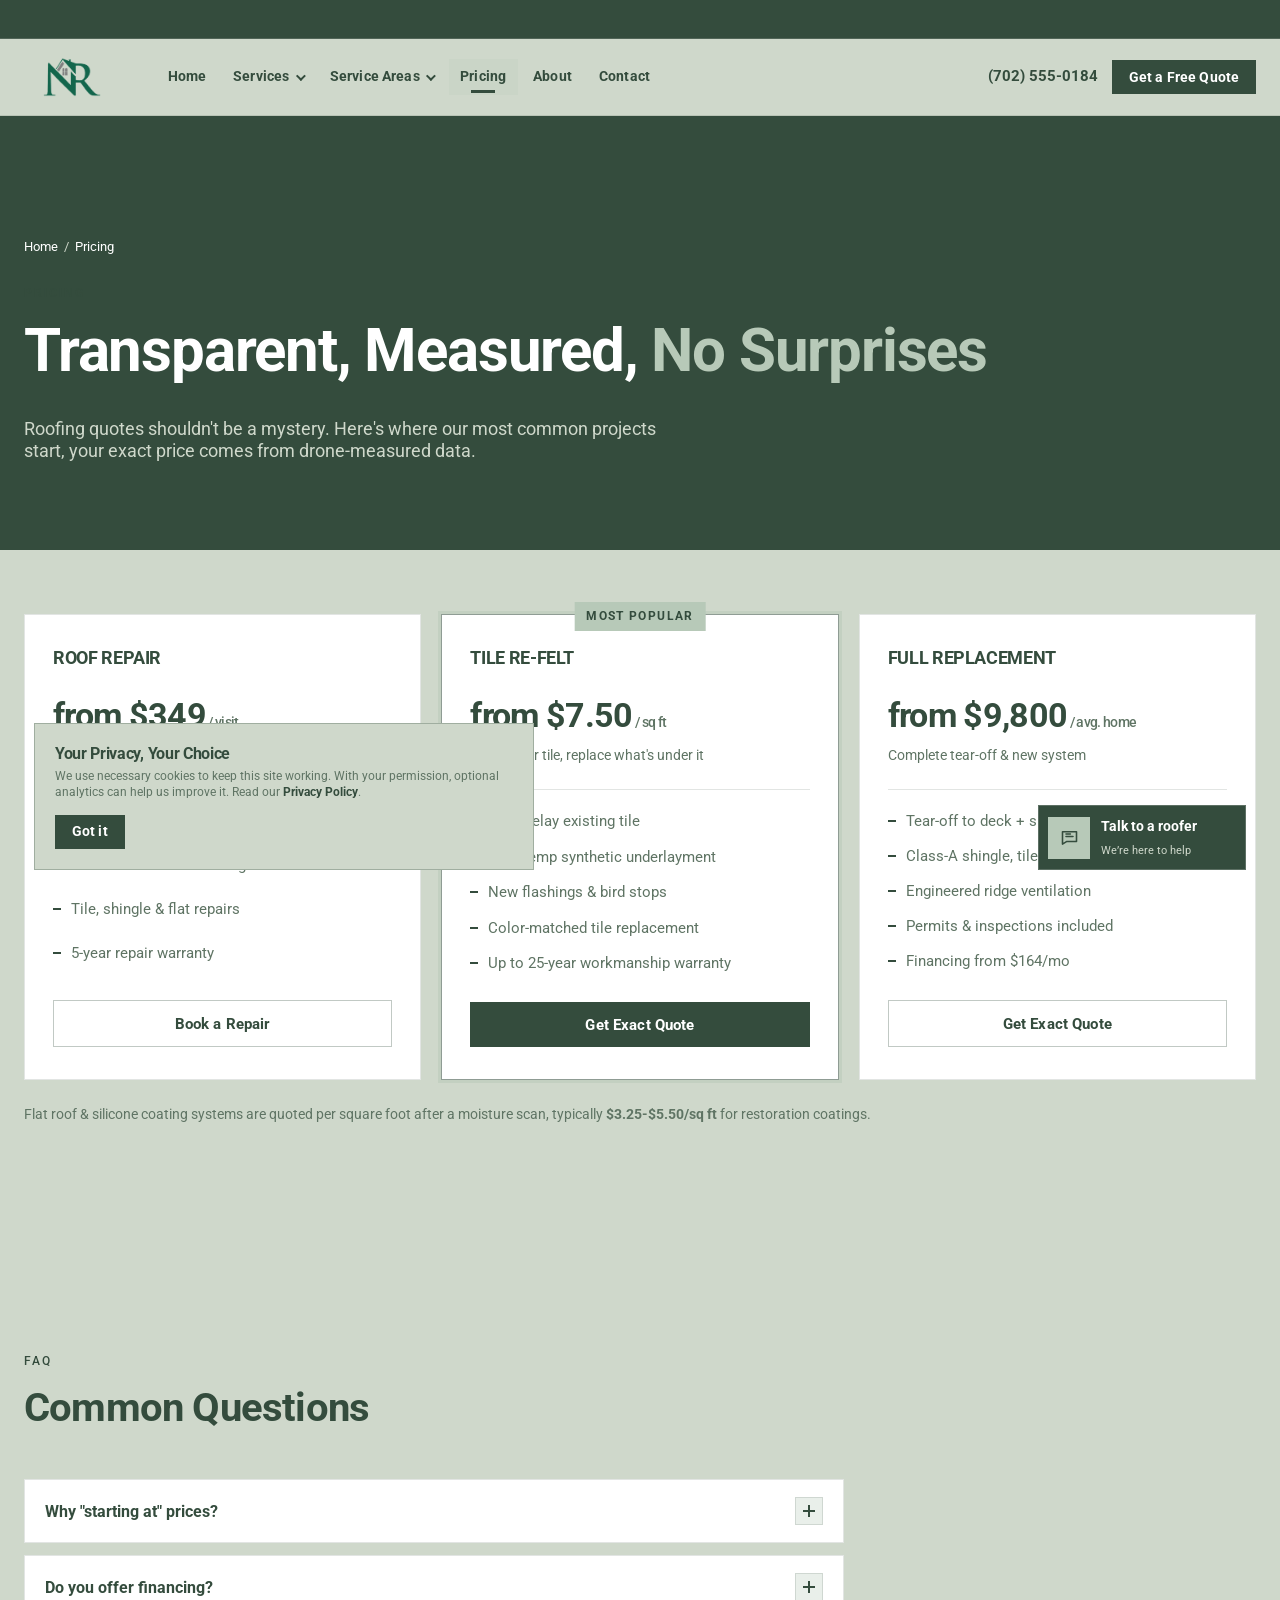
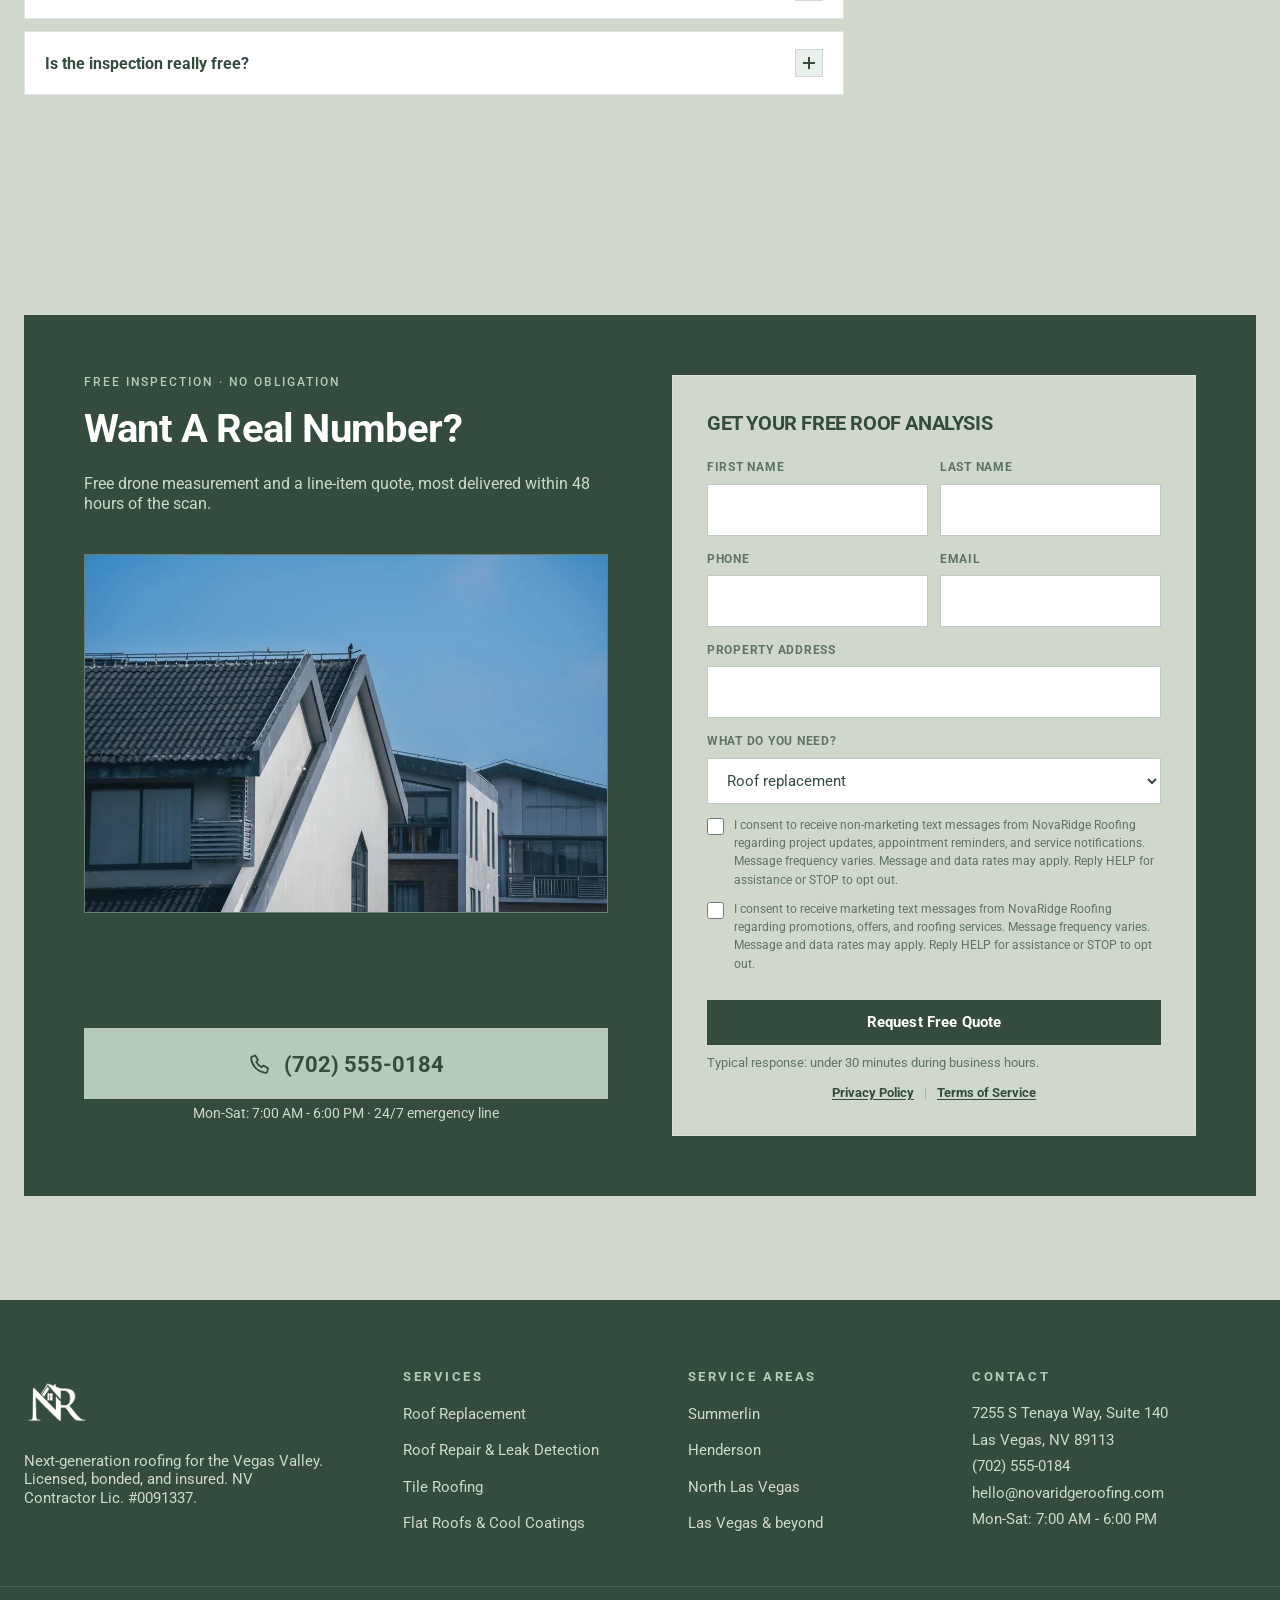
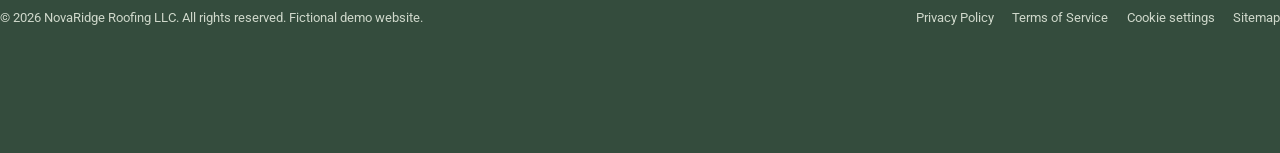
<file: pricing/index.html>
<!DOCTYPE html>
<html lang="en">
<head>
<meta charset="utf-8">
<meta name="viewport" content="width=device-width, initial-scale=1">
<title>Roofing Prices in Las Vegas, Transparent Starting Rates | NovaRidge Roofing</title>
<meta name="description" content="See what roofing really costs in Las Vegas: repairs from $349, tile re-felts from $7.50/sq ft, full replacements from $9,800. Free drone-measured quotes.">
<link rel="canonical" href="https://philderev.github.io/roofing-template/pricing/">
<meta name="theme-color" content="#CFD8CB">
<link rel="icon" href="../assets/img/nrr-2.png" type="image/png">
<link rel="apple-touch-icon" href="../assets/img/nrr.png">
<meta property="og:type" content="website">
<meta property="og:site_name" content="NovaRidge Roofing">
<meta property="og:title" content="Roofing Prices in Las Vegas, Transparent Starting Rates | NovaRidge Roofing">
<meta property="og:description" content="See what roofing really costs in Las Vegas: repairs from $349, tile re-felts from $7.50/sq ft, full replacements from $9,800. Free drone-measured quotes.">
<meta property="og:url" content="https://philderev.github.io/roofing-template/pricing/">
<meta property="og:image" content="https://philderev.github.io/roofing-template/assets/img/nrr.png">
<meta property="og:image:secure_url" content="https://philderev.github.io/roofing-template/assets/img/nrr.png">
<meta property="og:image:type" content="image/png">
<meta property="og:image:width" content="3231">
<meta property="og:image:height" content="2550">
<meta property="og:image:alt" content="NovaRidge Roofing logo">
<meta name="twitter:card" content="summary">
<link rel="preload" href="../assets/fonts/roboto-400.ttf" as="font" type="font/ttf" crossorigin>
<style>/* NOVARIDGE ROOFING , design system
   Palette: Sage Hint · Mint · Sage · Moss · Evergreen */
@font-face{font-family:"Roboto";src:url("../assets/fonts/roboto-400.ttf") format("truetype");font-style:normal;font-weight:400;font-display:swap}
@font-face{font-family:"Roboto";src:url("../assets/fonts/roboto-500.ttf") format("truetype");font-style:normal;font-weight:500;font-display:swap}
@font-face{font-family:"Roboto";src:url("../assets/fonts/roboto-700.ttf") format("truetype");font-style:normal;font-weight:700;font-display:swap}
:root{
  --bg:#CFD8CB;--bg-warm:#B7C9B8;--bg-sun:#B7C9B8;
  --card:#ffffff;--foot:#344C3D;--foot-2:#293D31;
  --ink:#344C3D;--muted:#5F7464;--inv:#F4F6F3;--inv-muted:#CFD8CB;
  --green:#344C3D;--green-2:#738A6E;--lime:#8EA58E;--yellow:#8EA58E;--yellow-2:#738A6E;
  --line:rgba(52,76,61,.14);--line2:rgba(52,76,61,.3);
  --grad:#344C3D;
  --grad-text:#344C3D;
  --r:0;--maxw:1480px;
  --shadow:none;
  --shadow-lg:0 20px 44px rgba(52,76,61,.18);
  --font-body:"Roboto","Segoe UI",Arial,sans-serif;
  --font-display:"Roboto","Segoe UI",Arial,sans-serif;
  --ease:cubic-bezier(.22,.61,.2,1);
}
*,*::before,*::after{box-sizing:border-box}
html{scroll-behavior:smooth;scroll-padding-top:96px;-webkit-text-size-adjust:100%;overflow-x:clip}
@media(prefers-reduced-motion:reduce){html{scroll-behavior:auto}*,*::before,*::after{animation-duration:.001s!important;transition-duration:.001s!important}}
picture{display:block;overflow:hidden;border-radius:var(--r)}
picture img{display:block;transition:transform .65s var(--ease)}
@media(hover:hover) and (pointer:fine){picture:hover img{transform:scale(1.06)}}
body{margin:0;background:var(--bg);color:var(--ink);font:400 1rem/1.7 var(--font-body);text-rendering:optimizeLegibility;-webkit-font-smoothing:antialiased}
img,svg,video{max-width:100%;height:auto;display:block}
a{color:var(--green);text-decoration:none}
a:hover{text-decoration:underline}
::selection{background:rgba(142,165,142,.55);color:#344C3D}
:focus-visible{outline:2px solid var(--green);outline-offset:3px}
h1,h2,h3,h4{font-family:var(--font-display);line-height:1.16;margin:0 0 .55em;font-weight:700;letter-spacing:-.02em;text-wrap:balance}
h1{font-size:clamp(2.25rem,5.2vw,3.75rem);text-transform:capitalize}
h2{font-size:clamp(1.75rem,3.5vw,2.5rem);text-transform:capitalize}
h3{font-size:1.25rem;line-height:1.3}
p{margin:0 0 1em;line-height:1.25!important}
.wrap{max-width:var(--maxw);margin:0 auto;padding:0 clamp(14px,2vw,24px)}
.kicker{display:inline-flex;align-items:center;font-family:var(--font-display);font-size:.75rem;font-weight:500;letter-spacing:.16em;text-transform:uppercase;color:var(--green);margin-bottom:1.3em}
.cta-card .kicker{color:#B7C9B8}
.grad-text{background:var(--grad-text);-webkit-background-clip:text;background-clip:text;color:transparent}
.muted{color:var(--muted)}
section{padding:clamp(56px,9vw,104px) 0;position:relative;overflow:clip}
.section-head{max-width:660px;margin-bottom:clamp(28px,4vw,48px)}
.section-head.split{display:flex;max-width:none;flex-wrap:wrap;gap:1.5rem;align-items:flex-end;justify-content:space-between}
.section-head.split>p{max-width:44ch;border-left:3px solid var(--yellow);padding-left:1rem;margin:0}
.alt-band{background:var(--bg-warm);border-block:1px solid var(--line)}

/* skip link */
.skip{position:absolute;left:-999px;top:8px;z-index:100;background:var(--green);color:#fff;padding:.6em 1em;font-weight:700}
.skip:focus{left:8px}

/* header */
.announcement{position:relative;z-index:51;background:var(--green);color:#fff;border-bottom:1px solid rgba(255,255,255,.14)}
.announcement .wrap{min-height:38px;text-align:center;font-size:.8rem;line-height:1.35}
.announcement-rotator{position:relative;height:38px;overflow:hidden}
.announcement-item{position:absolute;inset:0;display:flex;align-items:center;justify-content:center;gap:12px;opacity:0;transform:translateY(12px);animation:announcement-cycle 10s ease-in-out infinite}
.announcement-item:nth-child(2){animation-delay:5s}
.announcement strong{font-weight:700}
.announcement a{color:#fff;font-weight:700;text-decoration:underline;text-underline-offset:3px;white-space:nowrap}
.announcement a:hover{color:var(--bg-warm)}
@keyframes announcement-cycle{0%{opacity:0;transform:translateY(12px)}4%,46%{opacity:1;transform:none}50%,100%{opacity:0;transform:translateY(-12px)}}
@media(prefers-reduced-motion:reduce){.announcement-item{animation:none;opacity:1;transform:none}.announcement-item:nth-child(2){display:none}}
.site-head{position:sticky;top:0;z-index:50;background:var(--bg);border-bottom:1px solid var(--line)}
.nav-bar{position:relative;display:flex;align-items:center;gap:20px;min-height:76px}
.brand{display:flex;align-items:center;color:var(--ink);flex:none}
.brand:hover{text-decoration:none}
.brand-logo{width:96px;height:64px;object-fit:contain;display:block}
nav.main{margin-left:16px}
nav.main ul{list-style:none;display:flex;gap:4px;margin:0;padding:0;align-items:center}
nav.main a,.drop-btn{display:block;padding:.55em .8em;color:var(--ink);font:600 .9rem/1.4 var(--font-display);letter-spacing:.01em;background:none;border:0;cursor:pointer;white-space:nowrap;position:relative}
nav.main a:hover,.drop-btn:hover{background:rgba(183,201,184,.4);text-decoration:none}
nav.main a[aria-current=page]{color:var(--green);background:rgba(183,201,184,.22);text-decoration:none}
nav.main a[aria-current=page]::after{content:"";position:absolute;left:50%;bottom:2px;width:24px;height:3px;background:var(--green);transform:translateX(-50%)}
.has-drop{position:relative}
.drop-btn::after{content:"";display:inline-block;margin-left:.45em;width:7px;height:7px;border-right:2px solid currentColor;border-bottom:2px solid currentColor;transform:rotate(45deg) translateY(-2px)}
.drop{position:absolute;top:calc(100% + 6px);left:0;min-width:240px;background:var(--card);border:1px solid var(--line2);padding:8px;opacity:0;visibility:hidden;transform:translateY(6px);transition:.18s}
.has-drop:hover .drop,.has-drop:focus-within .drop,.has-drop.open .drop{opacity:1;visibility:visible;transform:none}
.drop a{padding:.6em .8em;font-weight:500}
.drop a:hover{background:var(--bg-warm)}
.head-cta{display:flex;align-items:center;gap:14px}
.head-cta{margin-left:auto}
.phone-link{font-weight:700;font-size:.95rem;color:var(--ink);white-space:nowrap}
.phone-link:hover{color:var(--green);text-decoration:none}
.btn{display:inline-flex;align-items:center;justify-content:center;gap:.5em;padding:.9em 1.7em;font:600 .94rem/1.2 var(--font-display);letter-spacing:.01em;border:0;cursor:pointer;transition:outline-color .2s var(--ease),background-color .2s;outline:2px solid transparent;outline-offset:2px;white-space:nowrap}
.btn:hover{text-decoration:none}
.btn-primary{background:#344C3D;color:#fff}
.btn-primary:hover{background:#293D31;outline-color:#344C3D}
.btn-yellow{background:#B7C9B8;color:#344C3D}
.btn-yellow:hover{background:#8EA58E;outline-color:#738A6E}
.btn-ghost{background:rgba(255,255,255,.7);color:var(--ink);border:1px solid var(--line2)}
.btn-ghost:hover{border-color:var(--green);color:var(--green);background:#fff}
.hero .btn-ghost,.sub-hero .btn-ghost{background:rgba(207,216,203,.12);color:#fff;border-color:rgba(207,216,203,.4)}
.hero .btn-ghost:hover,.sub-hero .btn-ghost:hover{background:rgba(207,216,203,.22);color:#fff;border-color:var(--yellow)}
.btn-sm{padding:.62em 1.2em;font-size:.88rem}
.nav-toggle{display:none;margin-left:auto;background:none;border:1px solid var(--line2);padding:9px 11px;cursor:pointer}
.nav-toggle span{display:block;width:20px;height:2px;background:var(--ink);margin:4px 0;transition:.2s}

/* hero (home) */
.hero{position:relative;min-height:min(92svh,880px);display:flex;align-items:center;overflow:hidden;padding:110px 0 90px;isolation:isolate}
.hero .wrap{width:100%}
.hero-media{position:absolute;inset:0;z-index:-2}
.hero-media video,.hero-media img{width:100%;height:100%;object-fit:cover}
.hero-media::after{content:"";position:absolute;inset:0;background:rgba(41,61,49,.62)}
.hero-inner{max-width:760px;color:#fff}
.hero-layout,.sub-hero-layout{display:grid;grid-template-columns:minmax(0,1.15fr) minmax(340px,.85fr);gap:clamp(32px,6vw,80px);align-items:center}
.sub-hero-layout{grid-template-columns:minmax(0,1fr) minmax(460px,1fr);align-items:start}
.hero-form{padding:clamp(20px,2.5vw,28px);max-width:480px;justify-self:end;width:100%}
.sub-hero-layout .hero-form{max-width:560px}
.hero-form h2{font-size:1.15rem;margin-bottom:.3em;color:var(--ink)}
.hero-form>p{font-size:.82rem;color:var(--muted);margin:0 0 14px}
.hero-form .f-field{margin-bottom:9px}
.hero-form .sms-consent{font-size:.67rem;margin-bottom:12px}
.hero-form .btn{width:100%}
.hero-status{display:inline-flex;align-items:center;gap:.6rem;font-size:.8rem;font-weight:600;letter-spacing:.16em;text-transform:uppercase;color:#B7C9B8;margin-bottom:1.5rem}
.pulse{position:relative;width:9px;height:9px;background:#B7C9B8}
.hero .grad-text,.sub-hero .grad-text{background:#B7C9B8;-webkit-background-clip:text;background-clip:text;color:transparent}
.hero p.lede{font-size:clamp(1.02rem,2vw,1.2rem);color:#CFD8CB;max-width:560px;border-left:3px solid var(--yellow);padding-left:1.1rem}
.hero-ctas{display:flex;gap:14px;flex-wrap:wrap;margin:1.7em 0 2.3em}

/* sub-hero (subpages) */
.sub-hero{position:relative;padding:clamp(76px,10vw,120px) 0 clamp(44px,6vw,70px);overflow:hidden;color:#fff;background:#344C3D}
.sub-hero .lede{color:#CFD8CB!important}
.crumbs{font-size:.84rem;color:#CFD8CB;margin-bottom:1.4em}
.crumbs a{color:#CFD8CB}
.crumbs a:hover{color:var(--yellow)}
.crumbs span[aria-current]{color:#fff}

/* trust bar */
.trust{border-block:1px solid rgba(52,76,61,.12);background:var(--bg-sun);padding:20px 0;overflow:hidden}
.trust-track{display:flex;width:max-content;animation:trust-marquee 28s linear infinite;will-change:transform}
.trust-row{display:flex;gap:clamp(36px,5vw,76px);align-items:center;padding:0 clamp(18px,2.5vw,38px);flex:none}
.trust-item{display:flex;align-items:center;font:600 .8rem/1.2 var(--font-display);letter-spacing:.08em;text-transform:uppercase;color:#344C3D;white-space:nowrap}
.stars{color:#344C3D;letter-spacing:2px}
@keyframes trust-marquee{to{transform:translateX(-25%)}}
@media(hover:hover){.trust:hover .trust-track{animation-play-state:paused}}
@media(prefers-reduced-motion:reduce){.trust{overflow-x:auto}.trust-track{animation:none}.trust-row[aria-hidden=true]{display:none}}

/* cards */
.grid-3{display:grid;grid-template-columns:repeat(3,1fr);gap:20px}
.grid-4{display:grid;grid-template-columns:repeat(4,1fr);gap:20px}
.grid-2{display:grid;grid-template-columns:repeat(2,1fr);gap:20px}
.card{background:var(--card);border:1px solid var(--line);border-radius:var(--r);padding:28px;position:relative;overflow:hidden;transition:transform .35s var(--ease),border-color .35s,box-shadow .35s}
.card::before{content:"";position:absolute;inset:0 0 auto;height:3px;background:var(--grad);opacity:0;transition:.25s}
a.card{color:var(--ink);display:block}
a.card:hover{text-decoration:none}
.card:hover{transform:translateY(-6px);border-color:rgba(52,76,61,.35);box-shadow:var(--shadow-lg)}
.card:hover::before{opacity:1}
.card .icon{width:54px;height:54px;display:grid;place-items:center;background:rgba(183,201,184,.35);border:1px solid rgba(52,76,61,.2);margin-bottom:18px;transition:.3s var(--ease)}
.card:hover .icon{background:var(--grad);transform:rotate(-6deg) scale(1.06)}
.card:hover .icon svg path,.card:hover .icon svg circle{stroke:#fff}
.card h3{margin-bottom:.4em}
.card p{color:var(--muted);font-size:.94rem;margin:0}
.card .go{display:inline-block;margin-top:16px;font-weight:700;font-size:.88rem;color:var(--green)}

/* image-led service overview */
.service-intro{max-width:760px}
.service-intro h2{max-width:15ch}
.service-intro .muted{max-width:62ch;margin-top:1rem}
.service-card-grid{display:grid;grid-template-columns:repeat(4,minmax(0,1fr));gap:clamp(14px,1.5vw,24px)}
.service-card{display:grid;grid-template-columns:1fr;grid-template-rows:210px 1fr;min-height:500px;background:var(--card);color:var(--ink);border:1px solid var(--line);border-radius:var(--r);overflow:hidden;transition:transform .35s var(--ease),box-shadow .35s,border-color .35s}
.service-card:hover{text-decoration:none;transform:translateY(-6px);border-color:rgba(52,76,61,.35);box-shadow:var(--shadow-lg)}
.service-card-media{position:relative;display:block;min-height:0;overflow:hidden;background:#d6ddd3}
.service-card-media picture{display:block;height:100%;border-radius:0}
.service-card-media img{width:100%;height:100%;object-fit:cover;border-radius:0;transition:transform .6s var(--ease)}
.service-card:hover .service-card-media img{transform:scale(1.045)}
.service-number{position:absolute;top:18px;left:18px;display:grid;place-items:center;width:46px;height:46px;background:rgba(255,255,255,.92);font-size:.76rem;font-weight:800;letter-spacing:.08em;color:var(--green)}
.service-card-body{display:flex;flex-direction:column;padding:clamp(24px,3vw,36px)}
.service-label{display:flex;align-items:center;gap:.55rem;margin-bottom:1.35rem;color:var(--green);font-size:.72rem;font-weight:800;letter-spacing:.1em;text-transform:uppercase}
.service-label svg{width:20px;height:20px;flex:none}
.service-card h3{font-size:clamp(1.25rem,1.7vw,1.65rem);margin:0 0 .65rem}
.service-card p{color:var(--muted);font-size:.94rem;margin:0;line-height:1.7}
.service-card .go{display:flex;align-items:center;justify-content:space-between;margin-top:auto;padding-top:1.4rem;border-top:1px solid var(--line);color:var(--green);font-size:.84rem;font-weight:800}
.service-card .go span{font-size:1.15rem;transition:transform .25s var(--ease)}
.service-card:hover .go span{transform:translateX(4px)}

/* about preview / photo layouts */
.about-grid{display:grid;grid-template-columns:1.02fr 1fr;gap:clamp(28px,5vw,64px);align-items:center}
.about-media{position:relative}
.about-media img{border-radius:var(--r);aspect-ratio:4/4.7;object-fit:cover;width:100%;box-shadow:var(--shadow)}
.float-chip{position:absolute;display:flex;align-items:center;gap:.8rem;background:#fff;border:1px solid var(--line2);padding:.85rem 1.15rem}
.float-chip .ico{width:40px;height:40px;background:var(--green);display:grid;place-items:center;flex:none}
.float-chip .ico svg{width:20px;height:20px}
.float-chip b{display:block;font-size:1.05rem;line-height:1.1}
.float-chip span{font-size:.72rem;color:var(--muted);letter-spacing:.06em;text-transform:uppercase}
.chip-tr{top:1.4rem;right:-1rem}
.chip-bl{bottom:2.2rem;left:-1.2rem}
.checklist{list-style:none;margin:1.4em 0 0;padding:0;display:grid;gap:14px}
.checklist li{display:flex;gap:13px;align-items:flex-start;color:var(--muted)}
.checklist li b{color:var(--ink)}
.checklist svg{flex:none;margin-top:3px}
.mini-stats{display:grid;grid-template-columns:repeat(3,1fr);gap:1.4rem;margin-top:2rem}
.mini-stats b{font-size:clamp(1.6rem,2.6vw,2.2rem);display:block;line-height:1;margin-bottom:6px;letter-spacing:-.02em;background:var(--grad-text);-webkit-background-clip:text;background-clip:text;color:transparent}
.mini-stats span{display:block;font-size:.8rem;line-height:1.25;color:var(--muted)}
.why-grid{align-items:start}
.why-media{display:grid;grid-template-columns:1fr 1fr;gap:1.2rem;margin-top:43px;padding:8px;border:1px solid var(--line2)}
.why-media img{border-radius:var(--r);width:100%;object-fit:cover;aspect-ratio:4/3.4;box-shadow:var(--shadow)}
.why-media picture:first-child{grid-column:1/-1}
.why-media picture:first-child img{aspect-ratio:16/8.2}

/* projects */
.proj-grid{display:grid;grid-template-columns:1fr 1fr;gap:1.5rem}
.proj{position:relative;border-radius:var(--r);overflow:hidden;display:block;box-shadow:var(--shadow)}
.proj img{aspect-ratio:16/10.5;object-fit:cover;width:100%;transition:transform .8s var(--ease)}
.proj:hover img{transform:scale(1.06)}
.proj-info{position:absolute;inset:auto 0 0;padding:1.4rem;background:rgba(41,61,49,.92)}
.proj-info time{font-size:.76rem;color:var(--yellow);letter-spacing:.16em;text-transform:uppercase}
.proj-info h3{font-size:1.24rem;text-transform:uppercase;margin:.3rem 0 0;color:#fff}
.proj-tags{position:absolute;top:1.1rem;right:1.1rem;display:flex;gap:.5rem}
.proj-tags span{font-size:.68rem;font-weight:600;letter-spacing:.1em;text-transform:uppercase;background:rgba(207,216,203,.92);border:1px solid rgba(52,76,61,.15);color:#344C3D;padding:.32rem .7rem}

/* tech panel (sticky sidebars) */
.tech-panel{background:var(--card);border:1px solid var(--line2);padding:clamp(22px,3vw,36px);position:relative;overflow:hidden}
.tech-rows{display:grid;gap:12px;margin-top:6px}
.tech-row{display:flex;justify-content:space-between;gap:14px;padding:13px 16px;background:var(--bg);border:1px solid var(--line);font-size:.92rem}
.tech-row b{color:var(--green);font-weight:700;white-space:nowrap}

/* process */
.steps{counter-reset:s}
.step{counter-increment:s;display:grid;grid-template-columns:auto 1fr;gap:1.6rem;align-items:center;padding:1.6rem 0;border-bottom:1px solid var(--line);transition:padding-left .35s var(--ease),background .35s}
.step:hover{padding-left:1rem;background:rgba(183,201,184,.3)}
.step-num{font-size:.95rem;font-weight:700;color:var(--green);width:58px;height:58px;display:grid;place-items:center;border:1px solid var(--line2);background:rgba(183,201,184,.3)}
.step-num::before{content:"0" counter(s)}
.step h3{font-size:1.25rem;text-transform:uppercase;margin:0 0 .2em}
.step p{color:var(--muted);font-size:.95rem;margin:0;max-width:62ch}

/* areas */
.area-flex{display:grid;grid-template-columns:1fr 1fr;gap:clamp(28px,5vw,60px);align-items:center}
.map-panel{background:var(--card);border:1px solid var(--line2);padding:14px;overflow:hidden}
.map-panel iframe{display:block;width:100%;height:400px;border:0;background:#F4F6F3}
.area-list{display:grid;grid-template-columns:1fr 1fr;gap:12px;margin-top:1.4em}
.area-chip{display:flex;align-items:center;padding:13px 16px;background:var(--card);border:1px solid var(--line);color:var(--ink);font-weight:600;font-size:.93rem;transition:.2s var(--ease)}
.area-chip:hover{border-color:var(--green);text-decoration:none;transform:translateY(-3px);color:var(--green)}

/* reviews */
.review-marquee{overflow:hidden}
.review-marquee.rv:not(.in){transform:none}
.review-grid{display:flex;width:max-content;gap:20px}
.review-card{background:var(--card);border:1px solid var(--line);padding:24px 22px 18px;display:flex;flex-direction:column;gap:16px}
.review-grid .review-card{width:calc((min(100vw - 48px,1432px) - 60px)/4);flex:none}
.review-card p{color:var(--ink);font-size:.92rem;line-height:1.55;margin:0;flex:1}
.reviewer{display:flex;align-items:center;gap:12px;order:-2}
.avatar{width:40px;height:40px;display:grid;place-items:center;flex:none;font-weight:700;background:var(--green-2);color:#fff;font-size:.9rem}
.review-card:nth-child(even) .avatar{background:var(--green);color:#fff}
.reviewer b{display:block;font-size:.9rem;line-height:1.35;color:var(--ink)}
.reviewer span{display:block;font-size:.76rem;line-height:1.4;color:var(--muted);margin-top:3px}
.review-card>.stars{order:-1;color:var(--yellow-2);font-size:.9rem;line-height:1;letter-spacing:2px}
.review-foot{display:flex;align-items:center;justify-content:space-between;gap:16px;border-top:1px solid var(--line);padding-top:14px;margin-top:2px;font-size:.76rem;color:var(--muted)}
.review-foot a{font-weight:600;color:var(--green);white-space:nowrap}
.review-marquee.in .review-grid{animation:reviews-scroll 38s linear infinite}
.review-marquee:hover .review-grid{animation-play-state:paused}
@keyframes reviews-scroll{to{transform:translateX(calc(-50% - 10px))}}
@media(prefers-reduced-motion:reduce){.review-marquee.in .review-grid{animation:none}}

/* faq */
.faq-grid{display:grid;grid-template-columns:minmax(0,1fr) minmax(0,1fr);gap:clamp(1.5rem,3vw,2.75rem);align-items:start}
.faq-media{width:100%;max-width:none;justify-self:end;align-self:start;margin-top:42px;padding:8px;border:1px solid var(--line2)}
.faq-media img{border-radius:var(--r);aspect-ratio:4/3.4;object-fit:cover;width:100%;box-shadow:var(--shadow)}
.faq details,.faq-grid details{border:1px solid var(--line);background:var(--card);margin-bottom:12px;overflow:hidden;transition:border-color .3s}
.faq{max-width:820px}
details[open]{border-color:var(--line2)}
.faq summary,.faq-grid summary{cursor:pointer;padding:17px 20px;font-weight:600;list-style:none;display:flex;justify-content:space-between;gap:16px;align-items:center}
summary::-webkit-details-marker{display:none}
summary .plus{flex:none;width:28px;height:28px;position:relative;border:1px solid var(--line);background:rgba(183,201,184,.3);transition:.3s var(--ease)}
summary .plus::before,summary .plus::after{content:"";position:absolute;inset:0;margin:auto;background:var(--green)}
summary .plus::before{width:12px;height:2px}
summary .plus::after{width:2px;height:12px;transition:transform .3s var(--ease)}
details[open] summary .plus{background:var(--grad);border-color:transparent}
details[open] summary .plus::before,details[open] summary .plus::after{background:#fff}
details[open] summary .plus::after{transform:rotate(90deg)}
.faq-a{padding:0 20px 18px;color:var(--muted);font-size:.95rem}

/* pricing */
.price-card{position:relative;background:var(--card);border:1px solid var(--line);padding:32px 28px;display:flex;flex-direction:column;transition:transform .3s var(--ease),border-color .3s,box-shadow .3s}
.price-card:hover{transform:translateY(-6px);border-color:rgba(52,76,61,.4);box-shadow:var(--shadow-lg)}
.price-card.hot{border-color:rgba(52,76,61,.55);box-shadow:0 0 0 3px rgba(183,201,184,.5)}
.price-card .tag{position:absolute;top:-13px;left:50%;transform:translateX(-50%);white-space:nowrap;background:#B7C9B8;color:#344C3D;font-size:.72rem;font-weight:700;letter-spacing:.12em;text-transform:uppercase;padding:.4em 1em}
.price-card h3{font-size:1.1rem;text-transform:uppercase}
.price{font-size:2.1rem;font-weight:700;margin:.2em 0 .1em;letter-spacing:-.02em}
.price small{font-size:.85rem;color:var(--muted);font-weight:500}
.price-card ul{list-style:none;padding:1.2em 0 0;margin:.6em 0 1.6em;display:grid;gap:10px;flex:1;border-top:1px solid var(--line)}
.price-card li{display:flex;gap:10px;font-size:.92rem;color:var(--muted)}
.price-card li::before{content:"";width:8px;height:2px;background:var(--green);flex:none;margin-top:11px}
.price-card .btn{width:100%}

/* cta band + form */
.cta-band{padding:clamp(56px,9vw,104px) 0}
.cta-card{position:relative;overflow:hidden;padding:clamp(28px,5vw,60px);color:#fff;background:#344C3D}
.cta-card .inner{position:relative;display:grid;grid-template-columns:1fr 1fr;gap:clamp(30px,5vw,70px);align-items:start}
.cta-card .inner>div:first-child{display:flex;flex-direction:column;align-self:stretch}
.cta-card .inner>div:first-child .big-phone{margin-top:auto}
.cta-visual{height:clamp(240px,28vw,410px);margin:24px 0;overflow:hidden;border:1px solid rgba(207,216,203,.35)}
.cta-visual picture,.cta-visual img{width:100%;height:100%}
.cta-visual img{object-fit:cover}
.cta-card .muted{color:#CFD8CB}
.big-phone{display:inline-flex;align-items:center;justify-content:center;gap:12px;margin-top:1.2em;padding:.75em 1.4em;background:#B7C9B8;color:#344C3D;font-size:clamp(1.15rem,2.4vw,1.4rem);font-weight:700;outline:2px solid transparent;outline-offset:2px;transition:outline-color .2s var(--ease),background-color .2s}
.big-phone:hover{background:#8EA58E;color:#293D31;outline-color:#738A6E;text-decoration:none}
.cta-card .big-phone+p{text-align:center}
.lead-form{background:var(--bg);border:1px solid rgba(255,255,255,.25);padding:clamp(22px,3vw,34px);color:var(--ink)}
.lead-form h3{margin-bottom:1em;text-transform:uppercase}
.f-row{display:grid;grid-template-columns:1fr 1fr;gap:12px}
.f-field{margin-bottom:12px}
.f-field label{display:block;font-size:.78rem;font-weight:700;letter-spacing:.06em;color:var(--muted);margin-bottom:6px;text-transform:uppercase}
.f-field input,.f-field select,.f-field textarea{width:100%;padding:.8em 1em;background:#fff;border:1px solid var(--line2);color:var(--ink);font:inherit;font-size:.95rem}
.f-field input:focus,.f-field select:focus,.f-field textarea:focus{outline:none;border-color:var(--green);box-shadow:0 0 0 3px rgba(115,138,110,.2)}
.form-note{font-size:.8rem;color:var(--muted);margin:10px 0 0}
.sms-consents{border:0;padding:0;margin:6px 0 16px;min-width:0}
.sms-consents legend{padding:0;margin:0 0 8px;color:var(--ink);font-size:.78rem;font-weight:700;text-transform:uppercase;letter-spacing:.06em}
.sms-consent{display:flex;align-items:flex-start;gap:10px;margin:0 0 11px;color:var(--muted);font-size:.76rem;line-height:1.5;cursor:pointer}
.sms-consent input{width:17px;height:17px;flex:0 0 17px;margin:2px 0 0;accent-color:var(--green)}
.consent-note{font-size:.72rem;color:var(--muted);margin:0!important}
.form-legal{display:flex;justify-content:center;gap:10px;margin:14px 0 0;font-size:.8rem}
.form-legal a{color:var(--green-dark);font-weight:600;text-decoration:underline;text-underline-offset:2px}
.form-legal span{color:var(--line2)}
.form-consent{font-size:.72rem;line-height:1.5}
.form-consent a{font-weight:600}
.form-ok{display:none;padding:14px 18px;border:1px solid rgba(52,76,61,.4);background:rgba(115,138,110,.12);color:var(--green);font-weight:600;margin-top:14px}

/* footer */
.site-foot{background:var(--foot);color:var(--inv);padding:clamp(44px,6vw,70px) 0 0}
.site-foot .brand{color:var(--inv)}
.site-foot .brand-logo{filter:brightness(0) invert(1);transform:translateX(-15px);margin-right:-15px}
.foot-grid{display:grid;grid-template-columns:1.4fr 1fr 1fr 1.2fr;gap:clamp(24px,4vw,48px)}
.foot-grid h4{font-size:.8rem;letter-spacing:.2em;text-transform:uppercase;color:#B7C9B8;margin-bottom:1.2em}
.foot-grid ul{list-style:none;margin:0;padding:0;display:grid;gap:9px}
.foot-grid a{color:var(--inv-muted);font-size:.92rem}
.foot-grid a:hover{color:#B7C9B8}
.foot-about p{color:var(--inv-muted);font-size:.92rem;max-width:300px}
address{font-style:normal;color:var(--inv-muted);font-size:.92rem;line-height:1.8}
address a{color:var(--inv)}
.foot-bottom{margin-top:clamp(30px,5vw,50px);border-top:1px solid rgba(207,216,203,.14);padding:20px 0 clamp(96px,12vw,124px);display:flex;justify-content:space-between;gap:14px;flex-wrap:wrap;font-size:.82rem;color:var(--inv-muted)}
.foot-bottom a{color:var(--inv-muted)}
.foot-bottom a:hover{color:#B7C9B8}
.foot-legal{display:flex;gap:1.4em;flex-wrap:wrap}
.cookie-settings{border:0;padding:0;background:none;color:var(--inv-muted);font:inherit;cursor:pointer}.cookie-settings:hover{color:#B7C9B8}

/* floating contact */
.contact-float{position:fixed;right:clamp(16px,3vw,34px);bottom:clamp(16px,3vw,30px);z-index:90;display:flex;flex-direction:column;align-items:flex-end;gap:12px}
.contact-trigger{min-width:208px;display:flex;align-items:center;gap:11px;padding:9px 14px 9px 9px;border:1px solid rgba(255,255,255,.2);background:#344C3D;color:#fff;font:inherit;text-align:left;cursor:pointer;transition:transform .25s var(--ease),background .25s}
.contact-trigger:hover{transform:translateY(-3px);background:#293D31}
.contact-trigger-icon{width:42px;height:42px;display:grid;place-items:center;background:#B7C9B8;color:#344C3D;flex:none}
.contact-trigger svg,.contact-actions svg{width:21px;height:21px;fill:none;stroke:currentColor;stroke-width:1.8;stroke-linecap:round;stroke-linejoin:round}
.contact-trigger b,.contact-trigger small{display:block}.contact-trigger b{font-size:.9rem}.contact-trigger small{font-size:.7rem;color:#CFD8CB;margin-top:1px}
.contact-close{display:none;width:19px;height:19px;position:relative;margin:0 4px 0 auto}
.contact-close::before,.contact-close::after{content:"";position:absolute;inset:9px 1px auto;height:2px;background:#fff;transform:rotate(45deg)}
.contact-close::after{transform:rotate(-45deg)}
.is-open .contact-trigger{min-width:58px;width:58px;height:58px;padding:0}.is-open .contact-trigger-icon,.is-open .contact-trigger-copy{display:none}.is-open .contact-close{display:block;margin:auto}
.contact-pop{width:min(392px,calc(100vw - 32px));overflow:hidden;border:1px solid rgba(52,76,61,.3);background:var(--bg);transform-origin:bottom right;animation:contact-in .25s var(--ease)}
.contact-pop-head{display:flex;align-items:center;gap:14px;padding:22px 20px;background:#344C3D;color:#fff}
.contact-pop-head strong,.contact-pop-head span{display:block}.contact-pop-head strong{font-size:.94rem}.contact-pop-head div>span{font-size:.72rem;color:#CFD8CB;margin-top:3px}
.contact-status{width:38px;height:38px;display:grid;place-items:center;background:rgba(255,255,255,.08);border:1px solid rgba(183,201,184,.2);flex:none}
.contact-status img{display:block;width:34px;height:34px;object-fit:contain;filter:brightness(0) invert(1)}
.contact-pop-body{padding:22px 20px 20px}.contact-pop-body>p{font-size:.88rem;line-height:1.6;color:var(--muted);margin:0 0 17px}
.contact-actions{display:grid;grid-template-columns:1fr 1fr;gap:11px}
.contact-actions a{display:flex;align-items:center;gap:11px;min-width:0;padding:14px 12px;border:1px solid var(--line2);background:#fff;color:var(--ink);transition:border-color .2s,transform .2s}
.contact-actions a>span:last-child{min-width:0}
.contact-actions a:hover{transform:translateY(-2px);border-color:var(--green);text-decoration:none}
.contact-actions .contact-email{grid-column:1/-1}.contact-icon{width:34px;height:34px;display:grid;place-items:center;background:rgba(183,201,184,.3);color:var(--green);flex:none}
.contact-actions b,.contact-actions small{display:block;overflow:hidden;text-overflow:ellipsis}.contact-actions b{font-size:.8rem;white-space:nowrap}.contact-actions small{font-size:.67rem;color:var(--muted);margin-top:3px;white-space:nowrap}
@keyframes contact-in{from{opacity:0;transform:translateY(10px) scale(.97)}}

/* cookie consent */
.cookie-banner{position:fixed;left:clamp(16px,3vw,34px);bottom:clamp(16px,3vw,30px);z-index:89;width:min(500px,calc(100vw - 32px));display:grid;gap:15px;padding:20px;border:1px solid rgba(52,76,61,.3);background:var(--bg);animation:cookie-in .35s var(--ease)}
.cookie-banner[hidden]{display:none}
.cookie-copy h2{font-size:1rem;margin:1px 0 5px}.cookie-copy p{font-size:.78rem;line-height:1.55;color:var(--muted);margin:0}.cookie-copy a{font-weight:600}
.cookie-actions{display:flex;align-items:center;gap:10px}
@keyframes cookie-in{from{opacity:0;transform:translateY(14px)}}

/* prose (subpages) */
.prose{max-width:800px}
.prose h2{margin-top:1.6em;font-size:clamp(1.3rem,2.4vw,1.7rem)}
.prose p,.prose li{color:#5F7464}
.prose ul{padding-left:1.2em}
.prose img{border-radius:var(--r);box-shadow:var(--shadow);margin:1.5em 0}
.legal .prose h2{font-size:1.25rem}
.legal .prose p,.legal .prose li{font-size:.96rem}
.updated{font-size:.85rem;color:var(--muted)}

/* service hero image strip */
.svc-hero-img{margin-top:clamp(-30px,-4vw,-50px);position:relative;z-index:2}
.svc-hero-img img{aspect-ratio:16/6.2;object-fit:cover;width:100%;border:4px solid var(--bg)}

/* thank-you */
.ty-hero{min-height:70svh;display:flex;align-items:center}
.ty-check{width:84px;height:84px;background:var(--green);display:grid;place-items:center;margin-bottom:1.6em}

/* reveal */
.rv:not(.in){opacity:0;transform:translateY(24px)}
.rv.in{animation:rv-in .7s var(--ease)}
@keyframes rv-in{from{opacity:0;transform:translateY(24px)}}
@media(prefers-reduced-motion:reduce){.rv:not(.in){opacity:1;transform:none}.rv.in{animation:none}}

/* responsive */
@media(max-width:1120px){
  .phone-link{display:none}
  .nav-bar{gap:12px}
}
@media(max-width:1020px){
  .review-grid .review-card{width:calc((100vw - 68px)/2)}
  .grid-4{grid-template-columns:1fr 1fr}
  .service-card-grid{grid-template-columns:repeat(2,minmax(0,1fr))}
  .service-card{grid-template-columns:1fr;min-height:0}.service-card-media{height:220px}
  .foot-grid{grid-template-columns:1fr 1fr}
}
@media(max-width:860px){
  .cta-card .inner>div:first-child .big-phone{margin-top:1.2em}
  .why-media{margin-top:0}
  .faq-media{max-width:100%;justify-self:stretch;margin-top:0}
  .nav-toggle{display:block}
  nav.main{position:fixed;inset:76px 0 auto;background:rgba(207,216,203,.99);border-bottom:1px solid var(--line2);padding:18px clamp(16px,4vw,28px) 26px;transform:translateY(-130%);transition:transform .25s;margin:0;max-height:calc(100svh - 76px);overflow:auto;box-shadow:var(--shadow-lg)}
  nav.main.open{transform:none}
  nav.main ul{flex-direction:column;align-items:stretch;gap:2px}
  nav.main a,.drop-btn{padding:.8em .6em;font-size:1.02rem;width:100%;text-align:left}
  nav.main a[aria-current=page]::after{left:.6em;bottom:3px;width:30px;transform:none}
  .drop{position:static;opacity:1;visibility:visible;transform:none;display:none;border:0;background:rgba(183,201,184,.18);box-shadow:none;margin:4px 0 8px}
  .has-drop.open .drop{display:block}
  .head-cta .btn{display:none}
  .grid-3,.grid-2,.proj-grid{grid-template-columns:1fr}
  .service-card-grid{grid-template-columns:1fr}
  .about-grid,.area-flex,.cta-card .inner,.faq-grid,.hero-layout,.sub-hero-layout{grid-template-columns:1fr}
  .hero-form{justify-self:start;max-width:620px}
  .chip-tr{right:.6rem}.chip-bl{left:-.4rem}
  .hero{min-height:78svh;padding:90px 0 70px}
}
@media(max-width:560px){
  .review-grid .review-card{width:calc(100vw - 28px)}
  .announcement .wrap{min-height:54px;font-size:.73rem}
  .announcement-rotator{height:54px}
  .announcement-item{gap:5px;flex-direction:column;padding:6px 0}
  .grid-4,.area-list,.f-row,.why-media{grid-template-columns:1fr}
  .service-card-media{height:190px}.service-card-body{padding:24px}
  .why-media img{aspect-ratio:16/9}
  .foot-grid{grid-template-columns:1fr}
  .phone-link{display:none}
  .trust-track{animation-duration:22s}
  .mini-stats{grid-template-columns:repeat(3,1fr);gap:.8rem}
  .contact-float{right:12px;bottom:12px}.contact-trigger-copy{display:none}.contact-trigger{min-width:58px;width:58px;height:58px;padding:8px}.contact-trigger-icon{width:40px;height:40px}.contact-pop{width:min(392px,calc(100vw - 24px))}.contact-actions{grid-template-columns:1fr}.contact-actions .contact-email{grid-column:auto}
  .cookie-banner{left:12px;bottom:82px;width:calc(100vw - 24px);padding:17px}.cookie-actions .btn{width:100%}
}
</style>
<noscript><style>.rv:not(.in){opacity:1;transform:none}</style></noscript>
<script type="application/ld+json">{"@context":"https://schema.org","@type":"RoofingContractor","@id":"https://philderev.github.io/roofing-template/#org","name":"NovaRidge Roofing","legalName":"NovaRidge Roofing LLC","url":"https://philderev.github.io/roofing-template/","logo":"https://philderev.github.io/roofing-template/assets/img/nrr-2.png","image":"https://philderev.github.io/roofing-template/assets/img/nrr.png","telephone":"+1-702-555-0184","email":"hello@novaridgeroofing.com","priceRange":"$$","address":{"@type":"PostalAddress","streetAddress":"7255 S Tenaya Way, Suite 140","addressLocality":"Las Vegas","addressRegion":"NV","postalCode":"89113","addressCountry":"US"},"geo":{"@type":"GeoCoordinates","latitude":36.0563,"longitude":-115.2493},"openingHoursSpecification":[{"@type":"OpeningHoursSpecification","dayOfWeek":["Monday","Tuesday","Wednesday","Thursday","Friday","Saturday"],"opens":"07:00","closes":"18:00"}],"areaServed":[{"@type":"City","name":"Las Vegas"},{"@type":"City","name":"Summerlin"},{"@type":"City","name":"Henderson"},{"@type":"City","name":"North Las Vegas"},{"@type":"City","name":"Spring Valley"},{"@type":"City","name":"Enterprise"},{"@type":"City","name":"Paradise"}],"sameAs":[]}</script>
<script type="application/ld+json">{"@context":"https://schema.org","@type":"BreadcrumbList","itemListElement":[{"@type":"ListItem","position":1,"name":"Home","item":"https://philderev.github.io/roofing-template/"},{"@type":"ListItem","position":2,"name":"Pricing","item":"https://philderev.github.io/roofing-template/pricing/"}]}</script>
<script type="application/ld+json">{"@context":"https://schema.org","@type":"FAQPage","mainEntity":[{"@type":"Question","name":"Why \"starting at\" prices?","acceptedAnswer":{"@type":"Answer","text":"Every roof differs in pitch, layers, decking condition, and access. These floors reflect real, recent Vegas Valley jobs, your drone-measured quote is exact and line-itemed."}},{"@type":"Question","name":"Do you offer financing?","acceptedAnswer":{"@type":"Answer","text":"Yes, 12-month same-as-cash and longer fixed-rate terms through our lending partners, with instant soft-pull prequalification that doesn’t affect your credit."}},{"@type":"Question","name":"Is the inspection really free?","acceptedAnswer":{"@type":"Answer","text":"Completely. You get the full drone photo report and moisture findings whether you hire us or not. No conditions."}}]}</script>
<!-- GA4: paste gtag.js snippet here (G-XXXXXXXXXX) -->
<!-- GTM: paste container snippet here (GTM-XXXXXXX) -->
<!-- GHL: paste location tracking code here -->
</head>
<body>
<a class="skip" href="#main">Skip to content</a>
<aside class="announcement" aria-label="Announcement">
  <div class="wrap announcement-rotator">
    <div class="announcement-item"><strong>Free drone roof inspections across the Las Vegas Valley.</strong><a href="../contact/">Book yours today</a></div>
    <div class="announcement-item"><strong>Roof leak or storm damage? Same-week service is available.</strong><a href="../services/roof-repair/">Get roof help</a></div>
  </div>
</aside>
<header class="site-head">
  <div class="wrap nav-bar">
    <a class="brand" href="../" aria-label="NovaRidge Roofing, home"><img class="brand-logo" src="../assets/img/nrr-2.png" width="3231" height="2550" alt="NovaRidge Roofing"></a>
    <button class="nav-toggle" aria-label="Menu" aria-expanded="false" aria-controls="mainnav"><span></span><span></span><span></span></button>
    <nav class="main" id="mainnav" aria-label="Main">
      <ul>
        <li><a href="../">Home</a></li>
        <li class="has-drop"><button class="drop-btn" aria-expanded="false">Services</button>
          <div class="drop"><a href="../services/roof-replacement/">Roof Replacement</a><a href="../services/roof-repair/">Roof Repair & Leak Detection</a><a href="../services/tile-roofing/">Tile Roofing</a><a href="../services/flat-roof-coatings/">Flat Roofs & Cool Coatings</a></div>
        </li>
        <li class="has-drop"><button class="drop-btn" aria-expanded="false">Service Areas</button>
          <div class="drop"><a href="../service-areas/summerlin/">Summerlin</a><a href="../service-areas/henderson/">Henderson</a><a href="../service-areas/north-las-vegas/">North Las Vegas</a></div>
        </li>
        <li><a href="../pricing/" aria-current="page">Pricing</a></li>
        <li><a href="../about/">About</a></li>
        <li><a href="../contact/">Contact</a></li>
      </ul>
    </nav>
    <div class="head-cta">
      <a class="phone-link" href="tel:+17025550184">(702) 555-0184</a>
      <a class="btn btn-primary btn-sm" href="../contact/">Get a Free Quote</a>
    </div>
  </div>
</header>
<main id="main">

<div class="sub-hero">

  <div class="wrap">
    <nav class="crumbs" aria-label="Breadcrumb"><span aria-current="page">Home</span> &nbsp;/&nbsp; <span aria-current="page">Pricing</span></nav>
    <p class="kicker">Pricing</p>
    <h1>Transparent, measured, <span class="grad-text">no surprises</span></h1>
    <p class="lede muted" style="max-width:640px;font-size:1.1rem">Roofing quotes shouldn't be a mystery. Here's where our most common projects start, your exact price comes from drone-measured data.</p>
  </div>
</div>
<section style="padding-top:clamp(44px,6vw,64px)">
  <div class="wrap">
    <div class="grid-3" style="align-items:stretch">
      <div class="price-card rv">
        <h3>Roof Repair</h3>
        <div class="price">from $349<small> / visit</small></div>
        <p class="muted" style="font-size:.9rem">Leak detection &amp; permanent repair</p>
        <ul><li>Thermal-imaging diagnosis</li><li>Photo-documented findings</li><li>Tile, shingle &amp; flat repairs</li><li>5-year repair warranty</li></ul>
        <a class="btn btn-ghost" href="../contact/">Book a Repair</a>
      </div>
      <div class="price-card hot rv">
        <span class="tag">Most Popular</span>
        <h3>Tile Re-Felt</h3>
        <div class="price">from $7.50<small> / sq ft</small></div>
        <p class="muted" style="font-size:.9rem">Reuse your tile, replace what's under it</p>
        <ul><li>Lift &amp; relay existing tile</li><li>High-temp synthetic underlayment</li><li>New flashings &amp; bird stops</li><li>Color-matched tile replacement</li><li>Up to 25-year workmanship warranty</li></ul>
        <a class="btn btn-primary" href="../contact/">Get Exact Quote</a>
      </div>
      <div class="price-card rv">
        <h3>Full Replacement</h3>
        <div class="price">from $9,800<small> / avg. home</small></div>
        <p class="muted" style="font-size:.9rem">Complete tear-off &amp; new system</p>
        <ul><li>Tear-off to deck + sheathing repair</li><li>Class-A shingle, tile or metal</li><li>Engineered ridge ventilation</li><li>Permits &amp; inspections included</li><li>Financing from $164/mo</li></ul>
        <a class="btn btn-ghost" href="../contact/">Get Exact Quote</a>
      </div>
    </div>
    <p class="muted rv" style="margin-top:26px;font-size:.9rem">Flat roof &amp; silicone coating systems are quoted per square foot after a moisture scan, typically <b>$3.25-$5.50/sq ft</b> for restoration coatings.</p>
  </div>
</section>

<section aria-labelledby="faq-h">
  <div class="wrap">
    <div class="section-head rv"><p class="kicker">FAQ</p><h2 id="faq-h">Common questions</h2></div>
    <div class="faq rv">
      <details><summary>Why "starting at" prices?<span class="plus" aria-hidden="true"></span></summary><div class="faq-a">Every roof differs in pitch, layers, decking condition, and access. These floors reflect real, recent Vegas Valley jobs, your drone-measured quote is exact and line-itemed.</div></details><details><summary>Do you offer financing?<span class="plus" aria-hidden="true"></span></summary><div class="faq-a">Yes, 12-month same-as-cash and longer fixed-rate terms through our lending partners, with instant soft-pull prequalification that doesn’t affect your credit.</div></details><details><summary>Is the inspection really free?<span class="plus" aria-hidden="true"></span></summary><div class="faq-a">Completely. You get the full drone photo report and moisture findings whether you hire us or not. No conditions.</div></details>
    </div>
  </div>
</section>

<section class="cta-band" id="quote">
  <div class="wrap">
    <div class="cta-card rv">
      <div class="inner">
        <div>
          <p class="kicker">Free Inspection &middot; No Obligation</p>
          <h2>Want a real number?</h2>
          <p class="muted">Free drone measurement and a line-item quote, most delivered within 48 hours of the scan.</p>
          <div class="cta-visual"><picture><source srcset="../assets/img/proj-replace.webp" type="image/webp"><img src="../assets/img/proj-replace.jpg" alt="Professional roofing project completed by NovaRidge Roofing" width="1200" height="800" loading="lazy" decoding="async"></picture></div>
          <a class="big-phone" href="tel:+17025550184"><svg width="24" height="24" viewBox="0 0 24 24" fill="none" aria-hidden="true"><path d="M7.2 3.5 10 8 8.3 9.8c1.1 2.4 3 4.3 5.4 5.4l1.8-1.7 4.5 2.8-.7 3.3c-.2.8-1 1.3-1.8 1.2C9.8 19.8 4.2 14.2 3.1 6.5 3 5.7 3.5 4.9 4.3 4.7l2.9-1.2Z" stroke="#344C3D" stroke-width="1.8" stroke-linecap="round" stroke-linejoin="round"/></svg> (702) 555-0184</a>
          <p class="muted" style="font-size:.85rem;margin-top:6px">Mon-Sat: 7:00 AM - 6:00 PM &middot; 24/7 emergency line</p>
        </div>
        <form class="lead-form" id="leadform" data-ty="../thank-you/">
          <!-- GHL form embed replaces this block in production -->
          <h3>Get your free roof analysis</h3>
          <div class="f-row">
            <div class="f-field"><label for="lf-first">First name</label><input id="lf-first" name="first_name" autocomplete="given-name" required></div>
            <div class="f-field"><label for="lf-last">Last name</label><input id="lf-last" name="last_name" autocomplete="family-name" required></div>
          </div>
          <div class="f-row">
            <div class="f-field"><label for="lf-phone">Phone</label><input id="lf-phone" name="phone" type="tel" autocomplete="tel" required></div>
            <div class="f-field"><label for="lf-email">Email</label><input id="lf-email" name="email" type="email" autocomplete="email" required></div>
          </div>
          <div class="f-field"><label for="lf-addr">Property address</label><input id="lf-addr" name="address" autocomplete="street-address"></div>
          <div class="f-field"><label for="lf-svc">What do you need?</label>
            <select id="lf-svc" name="service">
              <option>Roof replacement</option><option>Roof repair / leak</option><option>Tile re-felt</option><option>Flat roof / coating</option><option>Not sure, inspect it</option>
            </select>
          </div>
          
  <fieldset class="sms-consents" aria-label="SMS consent choices">
    <label class="sms-consent"><input type="checkbox" name="sms_transactional_consent" value="yes"><span>I consent to receive non-marketing text messages from NovaRidge Roofing regarding project updates, appointment reminders, and service notifications. Message frequency varies. Message and data rates may apply. Reply HELP for assistance or STOP to opt out.</span></label>
    <label class="sms-consent"><input type="checkbox" name="sms_marketing_consent" value="yes"><span>I consent to receive marketing text messages from NovaRidge Roofing regarding promotions, offers, and roofing services. Message frequency varies. Message and data rates may apply. Reply HELP for assistance or STOP to opt out.</span></label>
  </fieldset>
          <button class="btn btn-primary" type="submit" style="width:100%">Request Free Quote</button>
          <p class="form-note">Typical response: under 30 minutes during business hours.</p>
          <p class="form-legal"><a href="../privacy/">Privacy Policy</a><span aria-hidden="true">|</span><a href="../terms/">Terms of Service</a></p>
        </form>
      </div>
    </div>
  </div>
</section>

</main>
<footer class="site-foot">
  <div class="wrap foot-grid">
    <div class="foot-about">
      <a class="brand" href="../" aria-label="NovaRidge Roofing, home"><img class="brand-logo" src="../assets/img/nrr-2.png" width="3231" height="2550" alt="NovaRidge Roofing"></a>
      <p style="margin-top:18px">Next-generation roofing for the Vegas Valley. Licensed, bonded, and insured. NV Contractor Lic. #0091337.</p>
    </div>
    <div>
      <h4>Services</h4>
      <ul><li><a href="../services/roof-replacement/">Roof Replacement</a></li><li><a href="../services/roof-repair/">Roof Repair & Leak Detection</a></li><li><a href="../services/tile-roofing/">Tile Roofing</a></li><li><a href="../services/flat-roof-coatings/">Flat Roofs & Cool Coatings</a></li></ul>
    </div>
    <div>
      <h4>Service Areas</h4>
      <ul><li><a href="../service-areas/summerlin/">Summerlin</a></li><li><a href="../service-areas/henderson/">Henderson</a></li><li><a href="../service-areas/north-las-vegas/">North Las Vegas</a></li>
      <li><a href="../contact/">Las Vegas &amp; beyond</a></li></ul>
    </div>
    <div>
      <h4>Contact</h4>
      <address>7255 S Tenaya Way, Suite 140<br>Las Vegas, NV 89113<br>
      <a href="tel:+17025550184">(702) 555-0184</a><br>
      <a href="mailto:hello@novaridgeroofing.com">hello@novaridgeroofing.com</a><br>Mon-Sat: 7:00 AM - 6:00 PM</address>
    </div>
  </div>
  <div class="wrap foot-bottom">
    <span>&copy; <span id="yr">2026</span> NovaRidge Roofing LLC. All rights reserved. Fictional demo website.</span>
    <span class="foot-legal"><a href="../privacy/">Privacy Policy</a><a href="../terms/">Terms of Service</a><button class="cookie-settings" type="button">Cookie settings</button><a href="../sitemap.xml">Sitemap</a></span>
  </div>
</footer>
<aside class="contact-float" aria-label="Quick contact">
  <div class="contact-pop" id="contact-pop" hidden>
    <div class="contact-pop-body">
      <div class="contact-actions">
        <a href="tel:+17025550184"><span class="contact-icon" aria-hidden="true"><svg viewBox="0 0 24 24"><path d="M7.2 3.5 10 8 8.3 9.8c1.1 2.4 3 4.3 5.4 5.4l1.8-1.7 4.5 2.8-.7 3.3c-.2.8-1 1.3-1.8 1.2C9.8 19.8 4.2 14.2 3.1 6.5 3 5.7 3.5 4.9 4.3 4.7l2.9-1.2Z"/></svg></span><span><b>Call the office</b><small>(702) 555-0184</small></span></a>
        <a href="sms:+17025550184"><span class="contact-icon" aria-hidden="true"><svg viewBox="0 0 24 24"><path d="M4 5.5h16v11H9l-5 3v-14Z"/><path d="M8 10.8h8M8 8h5"/></svg></span><span><b>Send a text</b><small>Great for photos of damage</small></span></a>
        <a class="contact-email" href="mailto:hello@novaridgeroofing.com"><span class="contact-icon" aria-hidden="true"><svg viewBox="0 0 24 24"><rect x="3" y="5" width="18" height="14" rx="2"/><path d="m4 7 8 6 8-6"/></svg></span><span><b>Email our team</b><small>hello@novaridgeroofing.com</small></span></a>
      </div>
    </div>
  </div>
  <button class="contact-trigger" type="button" aria-expanded="false" aria-controls="contact-pop">
    <span class="contact-trigger-icon" aria-hidden="true"><svg viewBox="0 0 24 24"><path d="M4 5.5h16v11H9l-5 3v-14Z"/><path d="M8 10.8h8M8 8h5"/></svg></span>
    <span class="contact-trigger-copy"><b>Talk to a roofer</b><small>We&rsquo;re here to help</small></span>
    <span class="contact-close" aria-hidden="true"></span>
  </button>
</aside>
<section class="cookie-banner" id="cookie-banner" aria-labelledby="cookie-title" hidden>
  <div class="cookie-copy">
    <h2 id="cookie-title">Your privacy, your choice</h2>
    <p>We use necessary cookies to keep this site working. With your permission, optional analytics can help us improve it. Read our <a href="../privacy/">Privacy Policy</a>.</p>
  </div>
  <div class="cookie-actions">
    <button class="btn btn-primary btn-sm" type="button" data-cookie-choice="acknowledged">Got it</button>
  </div>
</section>
<script>
(function(){
var d=document;
var t=d.querySelector('.nav-toggle'),n=d.getElementById('mainnav');
t.addEventListener('click',function(){var o=n.classList.toggle('open');t.setAttribute('aria-expanded',o)});
d.querySelectorAll('.drop-btn').forEach(function(b){b.addEventListener('click',function(){var li=b.parentElement,o=li.classList.toggle('open');b.setAttribute('aria-expanded',o)})});
var y=d.getElementById('yr');if(y)y.textContent=new Date().getFullYear();
if('IntersectionObserver' in window){var io=new IntersectionObserver(function(es){es.forEach(function(e){if(e.isIntersecting){e.target.classList.add('in');io.unobserve(e.target)}})},{rootMargin:'0px 0px -8% 0px'});d.querySelectorAll('.rv').forEach(function(el){io.observe(el)});}else{d.querySelectorAll('.rv').forEach(function(el){el.classList.add('in')})}
var v=d.getElementById('heroVid');
if(v){var rm=matchMedia('(prefers-reduced-motion: reduce)').matches,sd=navigator.connection&&navigator.connection.saveData;
if(!rm&&!sd){var load=function(){['webm','mp4'].forEach(function(f){var s=d.createElement('source');s.src=v.dataset.base+'.'+f;s.type='video/'+f;v.appendChild(s)});v.load();var p=v.play();if(p)p.catch(function(){});};
if(d.readyState==='complete'){setTimeout(load,120)}else{addEventListener('load',function(){setTimeout(load,120)})}}}
d.querySelectorAll('.lead-form').forEach(function(f){f.addEventListener('submit',function(e){e.preventDefault();if(!f.reportValidity())return;f.querySelectorAll('input,select,textarea,button').forEach(function(el){el.disabled=true});window.location.href=f.dataset.ty;});});
var ct=d.querySelector('.contact-trigger'),cp=d.getElementById('contact-pop');
if(ct&&cp){var toggleContact=function(open){cp.hidden=!open;ct.setAttribute('aria-expanded',open);document.querySelector('.contact-float').classList.toggle('is-open',open);if(open)cp.querySelector('a').focus()};ct.addEventListener('click',function(){toggleContact(ct.getAttribute('aria-expanded')!=='true')});d.addEventListener('keydown',function(e){if(e.key==='Escape'&&!cp.hidden){toggleContact(false);ct.focus()}});d.addEventListener('click',function(e){if(!cp.hidden&&!e.target.closest('.contact-float'))toggleContact(false)});}
var cb=d.getElementById('cookie-banner'),cs=d.querySelector('.cookie-settings'),consentKey='novaridge-cookie-consent';
if(cb){var getConsent=function(){try{return localStorage.getItem(consentKey)}catch(e){return null}},showConsent=function(){cb.hidden=false},saveConsent=function(choice){try{localStorage.setItem(consentKey,choice)}catch(e){}cb.hidden=true;window.dispatchEvent(new CustomEvent('novaridge:consent',{detail:{choice:choice}}))};if(!getConsent())showConsent();cb.querySelectorAll('[data-cookie-choice]').forEach(function(b){b.addEventListener('click',function(){saveConsent(b.dataset.cookieChoice)})});if(cs)cs.addEventListener('click',showConsent);}
})();
</script>
</body>
</html>
</file>
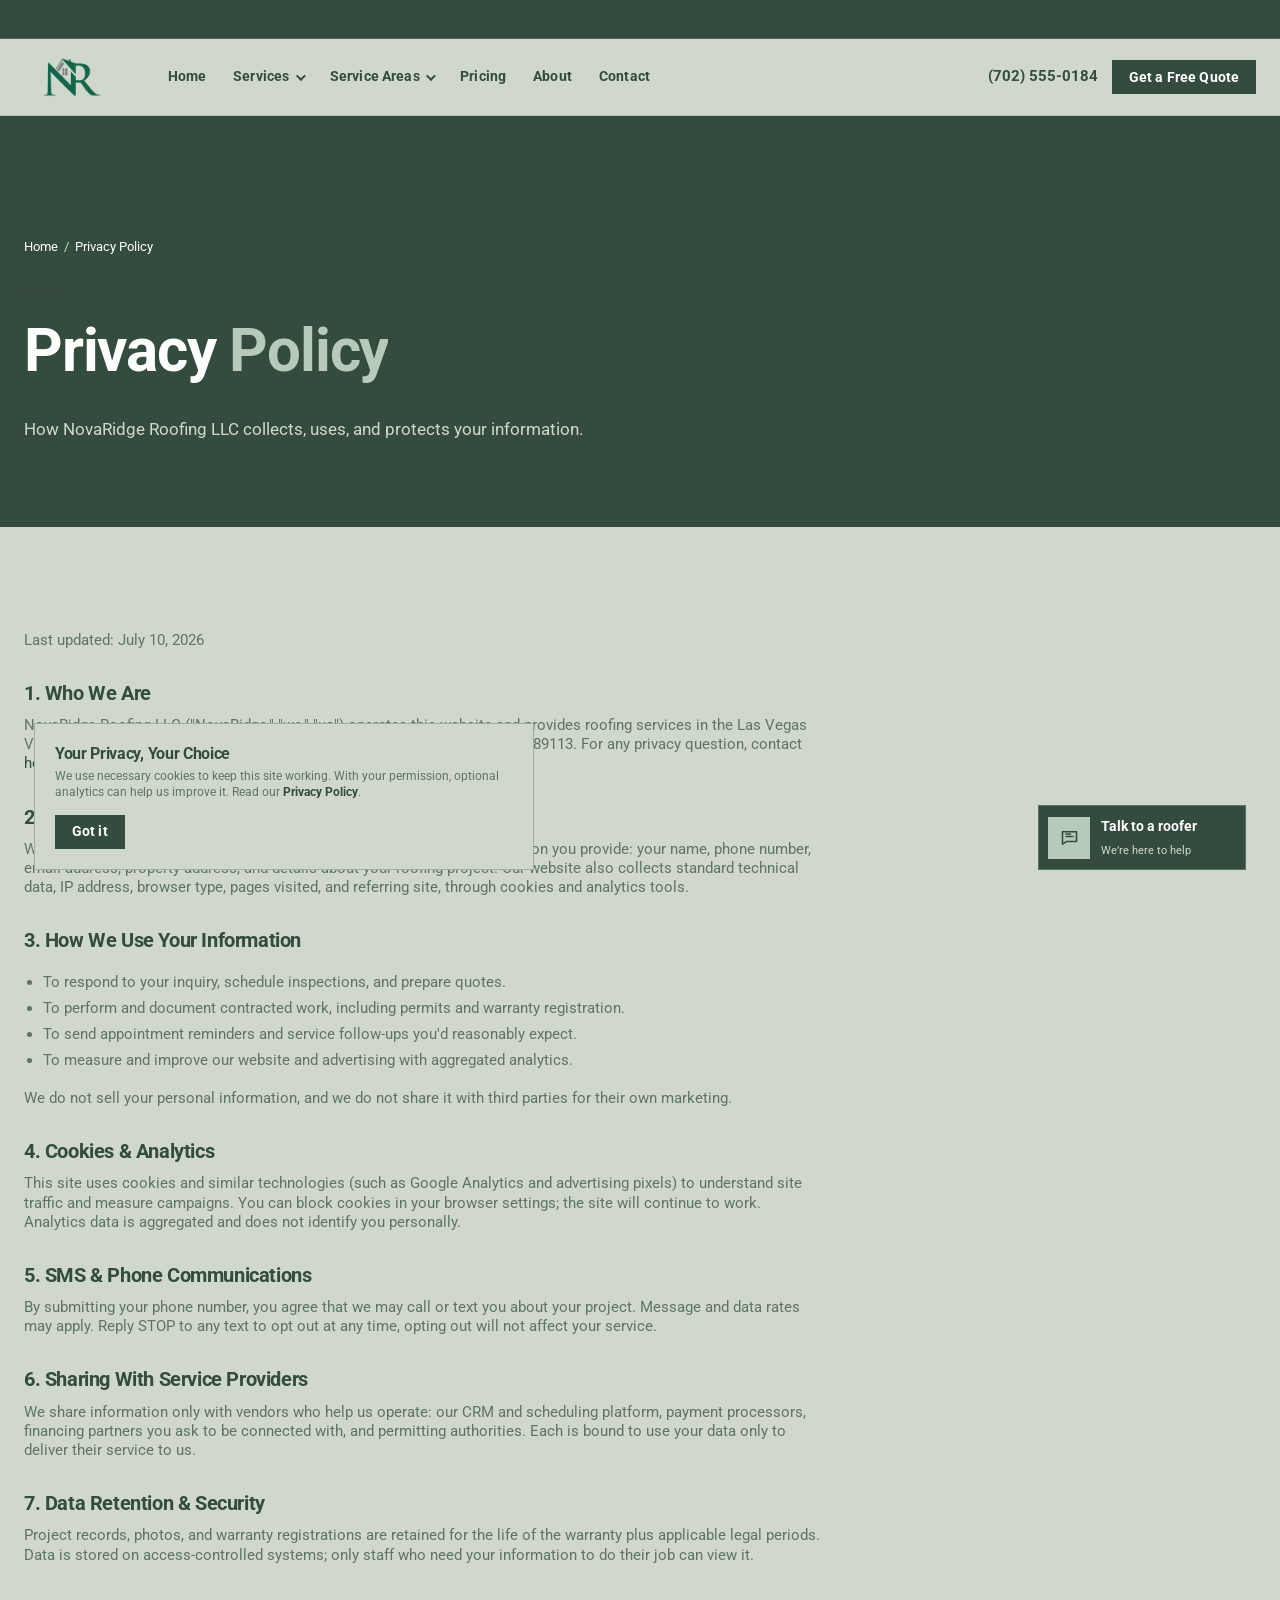
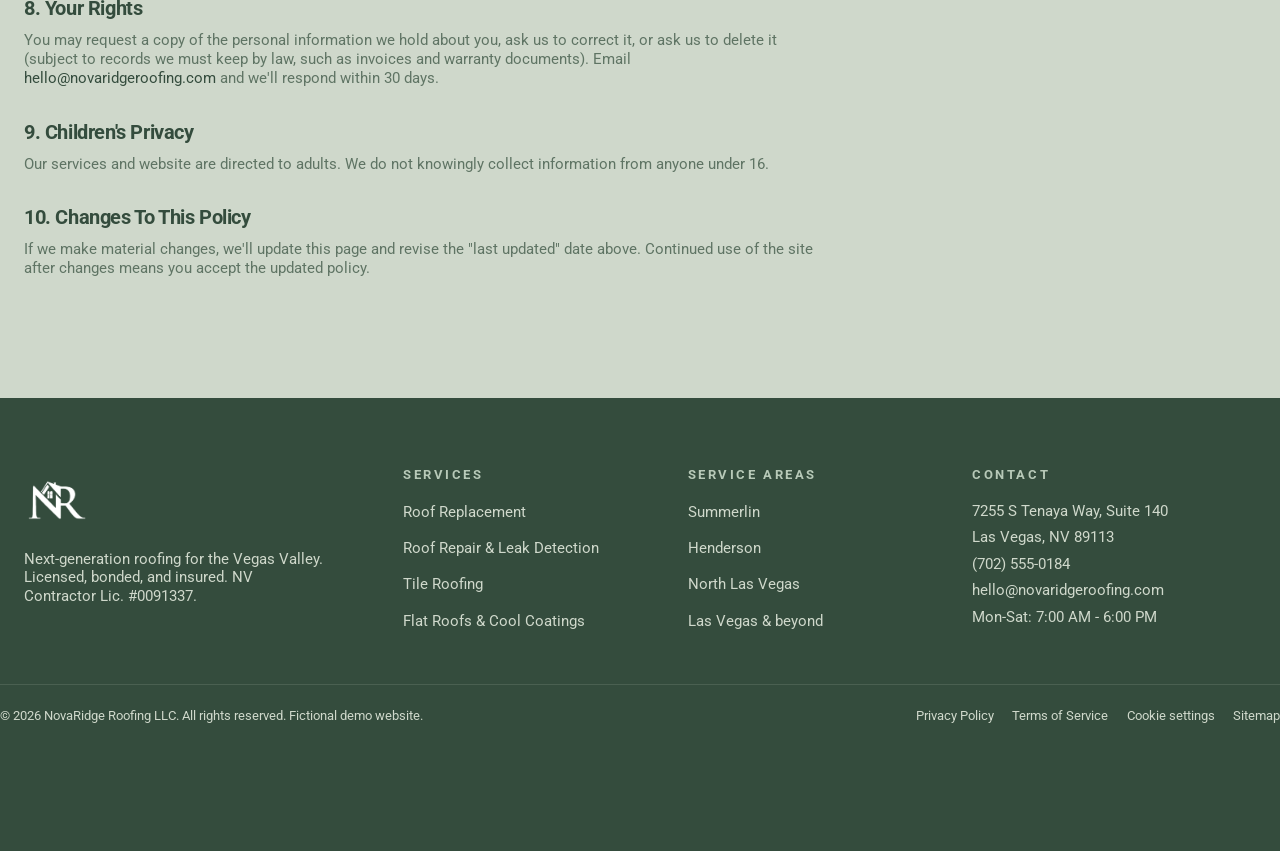
<file: privacy/index.html>
<!DOCTYPE html>
<html lang="en">
<head>
<meta charset="utf-8">
<meta name="viewport" content="width=device-width, initial-scale=1">
<title>Privacy Policy | NovaRidge Roofing</title>
<meta name="description" content="How NovaRidge Roofing collects, uses, and protects your personal information, including cookies, analytics, and your data rights.">
<link rel="canonical" href="https://philderev.github.io/roofing-template/privacy/">
<meta name="theme-color" content="#CFD8CB">
<link rel="icon" href="../assets/img/nrr-2.png" type="image/png">
<link rel="apple-touch-icon" href="../assets/img/nrr.png">
<meta property="og:type" content="website">
<meta property="og:site_name" content="NovaRidge Roofing">
<meta property="og:title" content="Privacy Policy | NovaRidge Roofing">
<meta property="og:description" content="How NovaRidge Roofing collects, uses, and protects your personal information, including cookies, analytics, and your data rights.">
<meta property="og:url" content="https://philderev.github.io/roofing-template/privacy/">
<meta property="og:image" content="https://philderev.github.io/roofing-template/assets/img/nrr.png">
<meta property="og:image:secure_url" content="https://philderev.github.io/roofing-template/assets/img/nrr.png">
<meta property="og:image:type" content="image/png">
<meta property="og:image:width" content="3231">
<meta property="og:image:height" content="2550">
<meta property="og:image:alt" content="NovaRidge Roofing logo">
<meta name="twitter:card" content="summary">
<link rel="preload" href="../assets/fonts/roboto-400.ttf" as="font" type="font/ttf" crossorigin>
<style>/* NOVARIDGE ROOFING , design system
   Palette: Sage Hint · Mint · Sage · Moss · Evergreen */
@font-face{font-family:"Roboto";src:url("../assets/fonts/roboto-400.ttf") format("truetype");font-style:normal;font-weight:400;font-display:swap}
@font-face{font-family:"Roboto";src:url("../assets/fonts/roboto-500.ttf") format("truetype");font-style:normal;font-weight:500;font-display:swap}
@font-face{font-family:"Roboto";src:url("../assets/fonts/roboto-700.ttf") format("truetype");font-style:normal;font-weight:700;font-display:swap}
:root{
  --bg:#CFD8CB;--bg-warm:#B7C9B8;--bg-sun:#B7C9B8;
  --card:#ffffff;--foot:#344C3D;--foot-2:#293D31;
  --ink:#344C3D;--muted:#5F7464;--inv:#F4F6F3;--inv-muted:#CFD8CB;
  --green:#344C3D;--green-2:#738A6E;--lime:#8EA58E;--yellow:#8EA58E;--yellow-2:#738A6E;
  --line:rgba(52,76,61,.14);--line2:rgba(52,76,61,.3);
  --grad:#344C3D;
  --grad-text:#344C3D;
  --r:0;--maxw:1480px;
  --shadow:none;
  --shadow-lg:0 20px 44px rgba(52,76,61,.18);
  --font-body:"Roboto","Segoe UI",Arial,sans-serif;
  --font-display:"Roboto","Segoe UI",Arial,sans-serif;
  --ease:cubic-bezier(.22,.61,.2,1);
}
*,*::before,*::after{box-sizing:border-box}
html{scroll-behavior:smooth;scroll-padding-top:96px;-webkit-text-size-adjust:100%;overflow-x:clip}
@media(prefers-reduced-motion:reduce){html{scroll-behavior:auto}*,*::before,*::after{animation-duration:.001s!important;transition-duration:.001s!important}}
picture{display:block;overflow:hidden;border-radius:var(--r)}
picture img{display:block;transition:transform .65s var(--ease)}
@media(hover:hover) and (pointer:fine){picture:hover img{transform:scale(1.06)}}
body{margin:0;background:var(--bg);color:var(--ink);font:400 1rem/1.7 var(--font-body);text-rendering:optimizeLegibility;-webkit-font-smoothing:antialiased}
img,svg,video{max-width:100%;height:auto;display:block}
a{color:var(--green);text-decoration:none}
a:hover{text-decoration:underline}
::selection{background:rgba(142,165,142,.55);color:#344C3D}
:focus-visible{outline:2px solid var(--green);outline-offset:3px}
h1,h2,h3,h4{font-family:var(--font-display);line-height:1.16;margin:0 0 .55em;font-weight:700;letter-spacing:-.02em;text-wrap:balance}
h1{font-size:clamp(2.25rem,5.2vw,3.75rem);text-transform:capitalize}
h2{font-size:clamp(1.75rem,3.5vw,2.5rem);text-transform:capitalize}
h3{font-size:1.25rem;line-height:1.3}
p{margin:0 0 1em;line-height:1.25!important}
.wrap{max-width:var(--maxw);margin:0 auto;padding:0 clamp(14px,2vw,24px)}
.kicker{display:inline-flex;align-items:center;font-family:var(--font-display);font-size:.75rem;font-weight:500;letter-spacing:.16em;text-transform:uppercase;color:var(--green);margin-bottom:1.3em}
.cta-card .kicker{color:#B7C9B8}
.grad-text{background:var(--grad-text);-webkit-background-clip:text;background-clip:text;color:transparent}
.muted{color:var(--muted)}
section{padding:clamp(56px,9vw,104px) 0;position:relative;overflow:clip}
.section-head{max-width:660px;margin-bottom:clamp(28px,4vw,48px)}
.section-head.split{display:flex;max-width:none;flex-wrap:wrap;gap:1.5rem;align-items:flex-end;justify-content:space-between}
.section-head.split>p{max-width:44ch;border-left:3px solid var(--yellow);padding-left:1rem;margin:0}
.alt-band{background:var(--bg-warm);border-block:1px solid var(--line)}

/* skip link */
.skip{position:absolute;left:-999px;top:8px;z-index:100;background:var(--green);color:#fff;padding:.6em 1em;font-weight:700}
.skip:focus{left:8px}

/* header */
.announcement{position:relative;z-index:51;background:var(--green);color:#fff;border-bottom:1px solid rgba(255,255,255,.14)}
.announcement .wrap{min-height:38px;text-align:center;font-size:.8rem;line-height:1.35}
.announcement-rotator{position:relative;height:38px;overflow:hidden}
.announcement-item{position:absolute;inset:0;display:flex;align-items:center;justify-content:center;gap:12px;opacity:0;transform:translateY(12px);animation:announcement-cycle 10s ease-in-out infinite}
.announcement-item:nth-child(2){animation-delay:5s}
.announcement strong{font-weight:700}
.announcement a{color:#fff;font-weight:700;text-decoration:underline;text-underline-offset:3px;white-space:nowrap}
.announcement a:hover{color:var(--bg-warm)}
@keyframes announcement-cycle{0%{opacity:0;transform:translateY(12px)}4%,46%{opacity:1;transform:none}50%,100%{opacity:0;transform:translateY(-12px)}}
@media(prefers-reduced-motion:reduce){.announcement-item{animation:none;opacity:1;transform:none}.announcement-item:nth-child(2){display:none}}
.site-head{position:sticky;top:0;z-index:50;background:var(--bg);border-bottom:1px solid var(--line)}
.nav-bar{position:relative;display:flex;align-items:center;gap:20px;min-height:76px}
.brand{display:flex;align-items:center;color:var(--ink);flex:none}
.brand:hover{text-decoration:none}
.brand-logo{width:96px;height:64px;object-fit:contain;display:block}
nav.main{margin-left:16px}
nav.main ul{list-style:none;display:flex;gap:4px;margin:0;padding:0;align-items:center}
nav.main a,.drop-btn{display:block;padding:.55em .8em;color:var(--ink);font:600 .9rem/1.4 var(--font-display);letter-spacing:.01em;background:none;border:0;cursor:pointer;white-space:nowrap;position:relative}
nav.main a:hover,.drop-btn:hover{background:rgba(183,201,184,.4);text-decoration:none}
nav.main a[aria-current=page]{color:var(--green);background:rgba(183,201,184,.22);text-decoration:none}
nav.main a[aria-current=page]::after{content:"";position:absolute;left:50%;bottom:2px;width:24px;height:3px;background:var(--green);transform:translateX(-50%)}
.has-drop{position:relative}
.drop-btn::after{content:"";display:inline-block;margin-left:.45em;width:7px;height:7px;border-right:2px solid currentColor;border-bottom:2px solid currentColor;transform:rotate(45deg) translateY(-2px)}
.drop{position:absolute;top:calc(100% + 6px);left:0;min-width:240px;background:var(--card);border:1px solid var(--line2);padding:8px;opacity:0;visibility:hidden;transform:translateY(6px);transition:.18s}
.has-drop:hover .drop,.has-drop:focus-within .drop,.has-drop.open .drop{opacity:1;visibility:visible;transform:none}
.drop a{padding:.6em .8em;font-weight:500}
.drop a:hover{background:var(--bg-warm)}
.head-cta{display:flex;align-items:center;gap:14px}
.head-cta{margin-left:auto}
.phone-link{font-weight:700;font-size:.95rem;color:var(--ink);white-space:nowrap}
.phone-link:hover{color:var(--green);text-decoration:none}
.btn{display:inline-flex;align-items:center;justify-content:center;gap:.5em;padding:.9em 1.7em;font:600 .94rem/1.2 var(--font-display);letter-spacing:.01em;border:0;cursor:pointer;transition:outline-color .2s var(--ease),background-color .2s;outline:2px solid transparent;outline-offset:2px;white-space:nowrap}
.btn:hover{text-decoration:none}
.btn-primary{background:#344C3D;color:#fff}
.btn-primary:hover{background:#293D31;outline-color:#344C3D}
.btn-yellow{background:#B7C9B8;color:#344C3D}
.btn-yellow:hover{background:#8EA58E;outline-color:#738A6E}
.btn-ghost{background:rgba(255,255,255,.7);color:var(--ink);border:1px solid var(--line2)}
.btn-ghost:hover{border-color:var(--green);color:var(--green);background:#fff}
.hero .btn-ghost,.sub-hero .btn-ghost{background:rgba(207,216,203,.12);color:#fff;border-color:rgba(207,216,203,.4)}
.hero .btn-ghost:hover,.sub-hero .btn-ghost:hover{background:rgba(207,216,203,.22);color:#fff;border-color:var(--yellow)}
.btn-sm{padding:.62em 1.2em;font-size:.88rem}
.nav-toggle{display:none;margin-left:auto;background:none;border:1px solid var(--line2);padding:9px 11px;cursor:pointer}
.nav-toggle span{display:block;width:20px;height:2px;background:var(--ink);margin:4px 0;transition:.2s}

/* hero (home) */
.hero{position:relative;min-height:min(92svh,880px);display:flex;align-items:center;overflow:hidden;padding:110px 0 90px;isolation:isolate}
.hero .wrap{width:100%}
.hero-media{position:absolute;inset:0;z-index:-2}
.hero-media video,.hero-media img{width:100%;height:100%;object-fit:cover}
.hero-media::after{content:"";position:absolute;inset:0;background:rgba(41,61,49,.62)}
.hero-inner{max-width:760px;color:#fff}
.hero-layout,.sub-hero-layout{display:grid;grid-template-columns:minmax(0,1.15fr) minmax(340px,.85fr);gap:clamp(32px,6vw,80px);align-items:center}
.sub-hero-layout{grid-template-columns:minmax(0,1fr) minmax(460px,1fr);align-items:start}
.hero-form{padding:clamp(20px,2.5vw,28px);max-width:480px;justify-self:end;width:100%}
.sub-hero-layout .hero-form{max-width:560px}
.hero-form h2{font-size:1.15rem;margin-bottom:.3em;color:var(--ink)}
.hero-form>p{font-size:.82rem;color:var(--muted);margin:0 0 14px}
.hero-form .f-field{margin-bottom:9px}
.hero-form .sms-consent{font-size:.67rem;margin-bottom:12px}
.hero-form .btn{width:100%}
.hero-status{display:inline-flex;align-items:center;gap:.6rem;font-size:.8rem;font-weight:600;letter-spacing:.16em;text-transform:uppercase;color:#B7C9B8;margin-bottom:1.5rem}
.pulse{position:relative;width:9px;height:9px;background:#B7C9B8}
.hero .grad-text,.sub-hero .grad-text{background:#B7C9B8;-webkit-background-clip:text;background-clip:text;color:transparent}
.hero p.lede{font-size:clamp(1.02rem,2vw,1.2rem);color:#CFD8CB;max-width:560px;border-left:3px solid var(--yellow);padding-left:1.1rem}
.hero-ctas{display:flex;gap:14px;flex-wrap:wrap;margin:1.7em 0 2.3em}

/* sub-hero (subpages) */
.sub-hero{position:relative;padding:clamp(76px,10vw,120px) 0 clamp(44px,6vw,70px);overflow:hidden;color:#fff;background:#344C3D}
.sub-hero .lede{color:#CFD8CB!important}
.crumbs{font-size:.84rem;color:#CFD8CB;margin-bottom:1.4em}
.crumbs a{color:#CFD8CB}
.crumbs a:hover{color:var(--yellow)}
.crumbs span[aria-current]{color:#fff}

/* trust bar */
.trust{border-block:1px solid rgba(52,76,61,.12);background:var(--bg-sun);padding:20px 0;overflow:hidden}
.trust-track{display:flex;width:max-content;animation:trust-marquee 28s linear infinite;will-change:transform}
.trust-row{display:flex;gap:clamp(36px,5vw,76px);align-items:center;padding:0 clamp(18px,2.5vw,38px);flex:none}
.trust-item{display:flex;align-items:center;font:600 .8rem/1.2 var(--font-display);letter-spacing:.08em;text-transform:uppercase;color:#344C3D;white-space:nowrap}
.stars{color:#344C3D;letter-spacing:2px}
@keyframes trust-marquee{to{transform:translateX(-25%)}}
@media(hover:hover){.trust:hover .trust-track{animation-play-state:paused}}
@media(prefers-reduced-motion:reduce){.trust{overflow-x:auto}.trust-track{animation:none}.trust-row[aria-hidden=true]{display:none}}

/* cards */
.grid-3{display:grid;grid-template-columns:repeat(3,1fr);gap:20px}
.grid-4{display:grid;grid-template-columns:repeat(4,1fr);gap:20px}
.grid-2{display:grid;grid-template-columns:repeat(2,1fr);gap:20px}
.card{background:var(--card);border:1px solid var(--line);border-radius:var(--r);padding:28px;position:relative;overflow:hidden;transition:transform .35s var(--ease),border-color .35s,box-shadow .35s}
.card::before{content:"";position:absolute;inset:0 0 auto;height:3px;background:var(--grad);opacity:0;transition:.25s}
a.card{color:var(--ink);display:block}
a.card:hover{text-decoration:none}
.card:hover{transform:translateY(-6px);border-color:rgba(52,76,61,.35);box-shadow:var(--shadow-lg)}
.card:hover::before{opacity:1}
.card .icon{width:54px;height:54px;display:grid;place-items:center;background:rgba(183,201,184,.35);border:1px solid rgba(52,76,61,.2);margin-bottom:18px;transition:.3s var(--ease)}
.card:hover .icon{background:var(--grad);transform:rotate(-6deg) scale(1.06)}
.card:hover .icon svg path,.card:hover .icon svg circle{stroke:#fff}
.card h3{margin-bottom:.4em}
.card p{color:var(--muted);font-size:.94rem;margin:0}
.card .go{display:inline-block;margin-top:16px;font-weight:700;font-size:.88rem;color:var(--green)}

/* image-led service overview */
.service-intro{max-width:760px}
.service-intro h2{max-width:15ch}
.service-intro .muted{max-width:62ch;margin-top:1rem}
.service-card-grid{display:grid;grid-template-columns:repeat(4,minmax(0,1fr));gap:clamp(14px,1.5vw,24px)}
.service-card{display:grid;grid-template-columns:1fr;grid-template-rows:210px 1fr;min-height:500px;background:var(--card);color:var(--ink);border:1px solid var(--line);border-radius:var(--r);overflow:hidden;transition:transform .35s var(--ease),box-shadow .35s,border-color .35s}
.service-card:hover{text-decoration:none;transform:translateY(-6px);border-color:rgba(52,76,61,.35);box-shadow:var(--shadow-lg)}
.service-card-media{position:relative;display:block;min-height:0;overflow:hidden;background:#d6ddd3}
.service-card-media picture{display:block;height:100%;border-radius:0}
.service-card-media img{width:100%;height:100%;object-fit:cover;border-radius:0;transition:transform .6s var(--ease)}
.service-card:hover .service-card-media img{transform:scale(1.045)}
.service-number{position:absolute;top:18px;left:18px;display:grid;place-items:center;width:46px;height:46px;background:rgba(255,255,255,.92);font-size:.76rem;font-weight:800;letter-spacing:.08em;color:var(--green)}
.service-card-body{display:flex;flex-direction:column;padding:clamp(24px,3vw,36px)}
.service-label{display:flex;align-items:center;gap:.55rem;margin-bottom:1.35rem;color:var(--green);font-size:.72rem;font-weight:800;letter-spacing:.1em;text-transform:uppercase}
.service-label svg{width:20px;height:20px;flex:none}
.service-card h3{font-size:clamp(1.25rem,1.7vw,1.65rem);margin:0 0 .65rem}
.service-card p{color:var(--muted);font-size:.94rem;margin:0;line-height:1.7}
.service-card .go{display:flex;align-items:center;justify-content:space-between;margin-top:auto;padding-top:1.4rem;border-top:1px solid var(--line);color:var(--green);font-size:.84rem;font-weight:800}
.service-card .go span{font-size:1.15rem;transition:transform .25s var(--ease)}
.service-card:hover .go span{transform:translateX(4px)}

/* about preview / photo layouts */
.about-grid{display:grid;grid-template-columns:1.02fr 1fr;gap:clamp(28px,5vw,64px);align-items:center}
.about-media{position:relative}
.about-media img{border-radius:var(--r);aspect-ratio:4/4.7;object-fit:cover;width:100%;box-shadow:var(--shadow)}
.float-chip{position:absolute;display:flex;align-items:center;gap:.8rem;background:#fff;border:1px solid var(--line2);padding:.85rem 1.15rem}
.float-chip .ico{width:40px;height:40px;background:var(--green);display:grid;place-items:center;flex:none}
.float-chip .ico svg{width:20px;height:20px}
.float-chip b{display:block;font-size:1.05rem;line-height:1.1}
.float-chip span{font-size:.72rem;color:var(--muted);letter-spacing:.06em;text-transform:uppercase}
.chip-tr{top:1.4rem;right:-1rem}
.chip-bl{bottom:2.2rem;left:-1.2rem}
.checklist{list-style:none;margin:1.4em 0 0;padding:0;display:grid;gap:14px}
.checklist li{display:flex;gap:13px;align-items:flex-start;color:var(--muted)}
.checklist li b{color:var(--ink)}
.checklist svg{flex:none;margin-top:3px}
.mini-stats{display:grid;grid-template-columns:repeat(3,1fr);gap:1.4rem;margin-top:2rem}
.mini-stats b{font-size:clamp(1.6rem,2.6vw,2.2rem);display:block;line-height:1;margin-bottom:6px;letter-spacing:-.02em;background:var(--grad-text);-webkit-background-clip:text;background-clip:text;color:transparent}
.mini-stats span{display:block;font-size:.8rem;line-height:1.25;color:var(--muted)}
.why-grid{align-items:start}
.why-media{display:grid;grid-template-columns:1fr 1fr;gap:1.2rem;margin-top:43px;padding:8px;border:1px solid var(--line2)}
.why-media img{border-radius:var(--r);width:100%;object-fit:cover;aspect-ratio:4/3.4;box-shadow:var(--shadow)}
.why-media picture:first-child{grid-column:1/-1}
.why-media picture:first-child img{aspect-ratio:16/8.2}

/* projects */
.proj-grid{display:grid;grid-template-columns:1fr 1fr;gap:1.5rem}
.proj{position:relative;border-radius:var(--r);overflow:hidden;display:block;box-shadow:var(--shadow)}
.proj img{aspect-ratio:16/10.5;object-fit:cover;width:100%;transition:transform .8s var(--ease)}
.proj:hover img{transform:scale(1.06)}
.proj-info{position:absolute;inset:auto 0 0;padding:1.4rem;background:rgba(41,61,49,.92)}
.proj-info time{font-size:.76rem;color:var(--yellow);letter-spacing:.16em;text-transform:uppercase}
.proj-info h3{font-size:1.24rem;text-transform:uppercase;margin:.3rem 0 0;color:#fff}
.proj-tags{position:absolute;top:1.1rem;right:1.1rem;display:flex;gap:.5rem}
.proj-tags span{font-size:.68rem;font-weight:600;letter-spacing:.1em;text-transform:uppercase;background:rgba(207,216,203,.92);border:1px solid rgba(52,76,61,.15);color:#344C3D;padding:.32rem .7rem}

/* tech panel (sticky sidebars) */
.tech-panel{background:var(--card);border:1px solid var(--line2);padding:clamp(22px,3vw,36px);position:relative;overflow:hidden}
.tech-rows{display:grid;gap:12px;margin-top:6px}
.tech-row{display:flex;justify-content:space-between;gap:14px;padding:13px 16px;background:var(--bg);border:1px solid var(--line);font-size:.92rem}
.tech-row b{color:var(--green);font-weight:700;white-space:nowrap}

/* process */
.steps{counter-reset:s}
.step{counter-increment:s;display:grid;grid-template-columns:auto 1fr;gap:1.6rem;align-items:center;padding:1.6rem 0;border-bottom:1px solid var(--line);transition:padding-left .35s var(--ease),background .35s}
.step:hover{padding-left:1rem;background:rgba(183,201,184,.3)}
.step-num{font-size:.95rem;font-weight:700;color:var(--green);width:58px;height:58px;display:grid;place-items:center;border:1px solid var(--line2);background:rgba(183,201,184,.3)}
.step-num::before{content:"0" counter(s)}
.step h3{font-size:1.25rem;text-transform:uppercase;margin:0 0 .2em}
.step p{color:var(--muted);font-size:.95rem;margin:0;max-width:62ch}

/* areas */
.area-flex{display:grid;grid-template-columns:1fr 1fr;gap:clamp(28px,5vw,60px);align-items:center}
.map-panel{background:var(--card);border:1px solid var(--line2);padding:14px;overflow:hidden}
.map-panel iframe{display:block;width:100%;height:400px;border:0;background:#F4F6F3}
.area-list{display:grid;grid-template-columns:1fr 1fr;gap:12px;margin-top:1.4em}
.area-chip{display:flex;align-items:center;padding:13px 16px;background:var(--card);border:1px solid var(--line);color:var(--ink);font-weight:600;font-size:.93rem;transition:.2s var(--ease)}
.area-chip:hover{border-color:var(--green);text-decoration:none;transform:translateY(-3px);color:var(--green)}

/* reviews */
.review-marquee{overflow:hidden}
.review-marquee.rv:not(.in){transform:none}
.review-grid{display:flex;width:max-content;gap:20px}
.review-card{background:var(--card);border:1px solid var(--line);padding:24px 22px 18px;display:flex;flex-direction:column;gap:16px}
.review-grid .review-card{width:calc((min(100vw - 48px,1432px) - 60px)/4);flex:none}
.review-card p{color:var(--ink);font-size:.92rem;line-height:1.55;margin:0;flex:1}
.reviewer{display:flex;align-items:center;gap:12px;order:-2}
.avatar{width:40px;height:40px;display:grid;place-items:center;flex:none;font-weight:700;background:var(--green-2);color:#fff;font-size:.9rem}
.review-card:nth-child(even) .avatar{background:var(--green);color:#fff}
.reviewer b{display:block;font-size:.9rem;line-height:1.35;color:var(--ink)}
.reviewer span{display:block;font-size:.76rem;line-height:1.4;color:var(--muted);margin-top:3px}
.review-card>.stars{order:-1;color:var(--yellow-2);font-size:.9rem;line-height:1;letter-spacing:2px}
.review-foot{display:flex;align-items:center;justify-content:space-between;gap:16px;border-top:1px solid var(--line);padding-top:14px;margin-top:2px;font-size:.76rem;color:var(--muted)}
.review-foot a{font-weight:600;color:var(--green);white-space:nowrap}
.review-marquee.in .review-grid{animation:reviews-scroll 38s linear infinite}
.review-marquee:hover .review-grid{animation-play-state:paused}
@keyframes reviews-scroll{to{transform:translateX(calc(-50% - 10px))}}
@media(prefers-reduced-motion:reduce){.review-marquee.in .review-grid{animation:none}}

/* faq */
.faq-grid{display:grid;grid-template-columns:minmax(0,1fr) minmax(0,1fr);gap:clamp(1.5rem,3vw,2.75rem);align-items:start}
.faq-media{width:100%;max-width:none;justify-self:end;align-self:start;margin-top:42px;padding:8px;border:1px solid var(--line2)}
.faq-media img{border-radius:var(--r);aspect-ratio:4/3.4;object-fit:cover;width:100%;box-shadow:var(--shadow)}
.faq details,.faq-grid details{border:1px solid var(--line);background:var(--card);margin-bottom:12px;overflow:hidden;transition:border-color .3s}
.faq{max-width:820px}
details[open]{border-color:var(--line2)}
.faq summary,.faq-grid summary{cursor:pointer;padding:17px 20px;font-weight:600;list-style:none;display:flex;justify-content:space-between;gap:16px;align-items:center}
summary::-webkit-details-marker{display:none}
summary .plus{flex:none;width:28px;height:28px;position:relative;border:1px solid var(--line);background:rgba(183,201,184,.3);transition:.3s var(--ease)}
summary .plus::before,summary .plus::after{content:"";position:absolute;inset:0;margin:auto;background:var(--green)}
summary .plus::before{width:12px;height:2px}
summary .plus::after{width:2px;height:12px;transition:transform .3s var(--ease)}
details[open] summary .plus{background:var(--grad);border-color:transparent}
details[open] summary .plus::before,details[open] summary .plus::after{background:#fff}
details[open] summary .plus::after{transform:rotate(90deg)}
.faq-a{padding:0 20px 18px;color:var(--muted);font-size:.95rem}

/* pricing */
.price-card{position:relative;background:var(--card);border:1px solid var(--line);padding:32px 28px;display:flex;flex-direction:column;transition:transform .3s var(--ease),border-color .3s,box-shadow .3s}
.price-card:hover{transform:translateY(-6px);border-color:rgba(52,76,61,.4);box-shadow:var(--shadow-lg)}
.price-card.hot{border-color:rgba(52,76,61,.55);box-shadow:0 0 0 3px rgba(183,201,184,.5)}
.price-card .tag{position:absolute;top:-13px;left:50%;transform:translateX(-50%);white-space:nowrap;background:#B7C9B8;color:#344C3D;font-size:.72rem;font-weight:700;letter-spacing:.12em;text-transform:uppercase;padding:.4em 1em}
.price-card h3{font-size:1.1rem;text-transform:uppercase}
.price{font-size:2.1rem;font-weight:700;margin:.2em 0 .1em;letter-spacing:-.02em}
.price small{font-size:.85rem;color:var(--muted);font-weight:500}
.price-card ul{list-style:none;padding:1.2em 0 0;margin:.6em 0 1.6em;display:grid;gap:10px;flex:1;border-top:1px solid var(--line)}
.price-card li{display:flex;gap:10px;font-size:.92rem;color:var(--muted)}
.price-card li::before{content:"";width:8px;height:2px;background:var(--green);flex:none;margin-top:11px}
.price-card .btn{width:100%}

/* cta band + form */
.cta-band{padding:clamp(56px,9vw,104px) 0}
.cta-card{position:relative;overflow:hidden;padding:clamp(28px,5vw,60px);color:#fff;background:#344C3D}
.cta-card .inner{position:relative;display:grid;grid-template-columns:1fr 1fr;gap:clamp(30px,5vw,70px);align-items:start}
.cta-card .inner>div:first-child{display:flex;flex-direction:column;align-self:stretch}
.cta-card .inner>div:first-child .big-phone{margin-top:auto}
.cta-visual{height:clamp(240px,28vw,410px);margin:24px 0;overflow:hidden;border:1px solid rgba(207,216,203,.35)}
.cta-visual picture,.cta-visual img{width:100%;height:100%}
.cta-visual img{object-fit:cover}
.cta-card .muted{color:#CFD8CB}
.big-phone{display:inline-flex;align-items:center;justify-content:center;gap:12px;margin-top:1.2em;padding:.75em 1.4em;background:#B7C9B8;color:#344C3D;font-size:clamp(1.15rem,2.4vw,1.4rem);font-weight:700;outline:2px solid transparent;outline-offset:2px;transition:outline-color .2s var(--ease),background-color .2s}
.big-phone:hover{background:#8EA58E;color:#293D31;outline-color:#738A6E;text-decoration:none}
.cta-card .big-phone+p{text-align:center}
.lead-form{background:var(--bg);border:1px solid rgba(255,255,255,.25);padding:clamp(22px,3vw,34px);color:var(--ink)}
.lead-form h3{margin-bottom:1em;text-transform:uppercase}
.f-row{display:grid;grid-template-columns:1fr 1fr;gap:12px}
.f-field{margin-bottom:12px}
.f-field label{display:block;font-size:.78rem;font-weight:700;letter-spacing:.06em;color:var(--muted);margin-bottom:6px;text-transform:uppercase}
.f-field input,.f-field select,.f-field textarea{width:100%;padding:.8em 1em;background:#fff;border:1px solid var(--line2);color:var(--ink);font:inherit;font-size:.95rem}
.f-field input:focus,.f-field select:focus,.f-field textarea:focus{outline:none;border-color:var(--green);box-shadow:0 0 0 3px rgba(115,138,110,.2)}
.form-note{font-size:.8rem;color:var(--muted);margin:10px 0 0}
.sms-consents{border:0;padding:0;margin:6px 0 16px;min-width:0}
.sms-consents legend{padding:0;margin:0 0 8px;color:var(--ink);font-size:.78rem;font-weight:700;text-transform:uppercase;letter-spacing:.06em}
.sms-consent{display:flex;align-items:flex-start;gap:10px;margin:0 0 11px;color:var(--muted);font-size:.76rem;line-height:1.5;cursor:pointer}
.sms-consent input{width:17px;height:17px;flex:0 0 17px;margin:2px 0 0;accent-color:var(--green)}
.consent-note{font-size:.72rem;color:var(--muted);margin:0!important}
.form-legal{display:flex;justify-content:center;gap:10px;margin:14px 0 0;font-size:.8rem}
.form-legal a{color:var(--green-dark);font-weight:600;text-decoration:underline;text-underline-offset:2px}
.form-legal span{color:var(--line2)}
.form-consent{font-size:.72rem;line-height:1.5}
.form-consent a{font-weight:600}
.form-ok{display:none;padding:14px 18px;border:1px solid rgba(52,76,61,.4);background:rgba(115,138,110,.12);color:var(--green);font-weight:600;margin-top:14px}

/* footer */
.site-foot{background:var(--foot);color:var(--inv);padding:clamp(44px,6vw,70px) 0 0}
.site-foot .brand{color:var(--inv)}
.site-foot .brand-logo{filter:brightness(0) invert(1);transform:translateX(-15px);margin-right:-15px}
.foot-grid{display:grid;grid-template-columns:1.4fr 1fr 1fr 1.2fr;gap:clamp(24px,4vw,48px)}
.foot-grid h4{font-size:.8rem;letter-spacing:.2em;text-transform:uppercase;color:#B7C9B8;margin-bottom:1.2em}
.foot-grid ul{list-style:none;margin:0;padding:0;display:grid;gap:9px}
.foot-grid a{color:var(--inv-muted);font-size:.92rem}
.foot-grid a:hover{color:#B7C9B8}
.foot-about p{color:var(--inv-muted);font-size:.92rem;max-width:300px}
address{font-style:normal;color:var(--inv-muted);font-size:.92rem;line-height:1.8}
address a{color:var(--inv)}
.foot-bottom{margin-top:clamp(30px,5vw,50px);border-top:1px solid rgba(207,216,203,.14);padding:20px 0 clamp(96px,12vw,124px);display:flex;justify-content:space-between;gap:14px;flex-wrap:wrap;font-size:.82rem;color:var(--inv-muted)}
.foot-bottom a{color:var(--inv-muted)}
.foot-bottom a:hover{color:#B7C9B8}
.foot-legal{display:flex;gap:1.4em;flex-wrap:wrap}
.cookie-settings{border:0;padding:0;background:none;color:var(--inv-muted);font:inherit;cursor:pointer}.cookie-settings:hover{color:#B7C9B8}

/* floating contact */
.contact-float{position:fixed;right:clamp(16px,3vw,34px);bottom:clamp(16px,3vw,30px);z-index:90;display:flex;flex-direction:column;align-items:flex-end;gap:12px}
.contact-trigger{min-width:208px;display:flex;align-items:center;gap:11px;padding:9px 14px 9px 9px;border:1px solid rgba(255,255,255,.2);background:#344C3D;color:#fff;font:inherit;text-align:left;cursor:pointer;transition:transform .25s var(--ease),background .25s}
.contact-trigger:hover{transform:translateY(-3px);background:#293D31}
.contact-trigger-icon{width:42px;height:42px;display:grid;place-items:center;background:#B7C9B8;color:#344C3D;flex:none}
.contact-trigger svg,.contact-actions svg{width:21px;height:21px;fill:none;stroke:currentColor;stroke-width:1.8;stroke-linecap:round;stroke-linejoin:round}
.contact-trigger b,.contact-trigger small{display:block}.contact-trigger b{font-size:.9rem}.contact-trigger small{font-size:.7rem;color:#CFD8CB;margin-top:1px}
.contact-close{display:none;width:19px;height:19px;position:relative;margin:0 4px 0 auto}
.contact-close::before,.contact-close::after{content:"";position:absolute;inset:9px 1px auto;height:2px;background:#fff;transform:rotate(45deg)}
.contact-close::after{transform:rotate(-45deg)}
.is-open .contact-trigger{min-width:58px;width:58px;height:58px;padding:0}.is-open .contact-trigger-icon,.is-open .contact-trigger-copy{display:none}.is-open .contact-close{display:block;margin:auto}
.contact-pop{width:min(392px,calc(100vw - 32px));overflow:hidden;border:1px solid rgba(52,76,61,.3);background:var(--bg);transform-origin:bottom right;animation:contact-in .25s var(--ease)}
.contact-pop-head{display:flex;align-items:center;gap:14px;padding:22px 20px;background:#344C3D;color:#fff}
.contact-pop-head strong,.contact-pop-head span{display:block}.contact-pop-head strong{font-size:.94rem}.contact-pop-head div>span{font-size:.72rem;color:#CFD8CB;margin-top:3px}
.contact-status{width:38px;height:38px;display:grid;place-items:center;background:rgba(255,255,255,.08);border:1px solid rgba(183,201,184,.2);flex:none}
.contact-status img{display:block;width:34px;height:34px;object-fit:contain;filter:brightness(0) invert(1)}
.contact-pop-body{padding:22px 20px 20px}.contact-pop-body>p{font-size:.88rem;line-height:1.6;color:var(--muted);margin:0 0 17px}
.contact-actions{display:grid;grid-template-columns:1fr 1fr;gap:11px}
.contact-actions a{display:flex;align-items:center;gap:11px;min-width:0;padding:14px 12px;border:1px solid var(--line2);background:#fff;color:var(--ink);transition:border-color .2s,transform .2s}
.contact-actions a>span:last-child{min-width:0}
.contact-actions a:hover{transform:translateY(-2px);border-color:var(--green);text-decoration:none}
.contact-actions .contact-email{grid-column:1/-1}.contact-icon{width:34px;height:34px;display:grid;place-items:center;background:rgba(183,201,184,.3);color:var(--green);flex:none}
.contact-actions b,.contact-actions small{display:block;overflow:hidden;text-overflow:ellipsis}.contact-actions b{font-size:.8rem;white-space:nowrap}.contact-actions small{font-size:.67rem;color:var(--muted);margin-top:3px;white-space:nowrap}
@keyframes contact-in{from{opacity:0;transform:translateY(10px) scale(.97)}}

/* cookie consent */
.cookie-banner{position:fixed;left:clamp(16px,3vw,34px);bottom:clamp(16px,3vw,30px);z-index:89;width:min(500px,calc(100vw - 32px));display:grid;gap:15px;padding:20px;border:1px solid rgba(52,76,61,.3);background:var(--bg);animation:cookie-in .35s var(--ease)}
.cookie-banner[hidden]{display:none}
.cookie-copy h2{font-size:1rem;margin:1px 0 5px}.cookie-copy p{font-size:.78rem;line-height:1.55;color:var(--muted);margin:0}.cookie-copy a{font-weight:600}
.cookie-actions{display:flex;align-items:center;gap:10px}
@keyframes cookie-in{from{opacity:0;transform:translateY(14px)}}

/* prose (subpages) */
.prose{max-width:800px}
.prose h2{margin-top:1.6em;font-size:clamp(1.3rem,2.4vw,1.7rem)}
.prose p,.prose li{color:#5F7464}
.prose ul{padding-left:1.2em}
.prose img{border-radius:var(--r);box-shadow:var(--shadow);margin:1.5em 0}
.legal .prose h2{font-size:1.25rem}
.legal .prose p,.legal .prose li{font-size:.96rem}
.updated{font-size:.85rem;color:var(--muted)}

/* service hero image strip */
.svc-hero-img{margin-top:clamp(-30px,-4vw,-50px);position:relative;z-index:2}
.svc-hero-img img{aspect-ratio:16/6.2;object-fit:cover;width:100%;border:4px solid var(--bg)}

/* thank-you */
.ty-hero{min-height:70svh;display:flex;align-items:center}
.ty-check{width:84px;height:84px;background:var(--green);display:grid;place-items:center;margin-bottom:1.6em}

/* reveal */
.rv:not(.in){opacity:0;transform:translateY(24px)}
.rv.in{animation:rv-in .7s var(--ease)}
@keyframes rv-in{from{opacity:0;transform:translateY(24px)}}
@media(prefers-reduced-motion:reduce){.rv:not(.in){opacity:1;transform:none}.rv.in{animation:none}}

/* responsive */
@media(max-width:1120px){
  .phone-link{display:none}
  .nav-bar{gap:12px}
}
@media(max-width:1020px){
  .review-grid .review-card{width:calc((100vw - 68px)/2)}
  .grid-4{grid-template-columns:1fr 1fr}
  .service-card-grid{grid-template-columns:repeat(2,minmax(0,1fr))}
  .service-card{grid-template-columns:1fr;min-height:0}.service-card-media{height:220px}
  .foot-grid{grid-template-columns:1fr 1fr}
}
@media(max-width:860px){
  .cta-card .inner>div:first-child .big-phone{margin-top:1.2em}
  .why-media{margin-top:0}
  .faq-media{max-width:100%;justify-self:stretch;margin-top:0}
  .nav-toggle{display:block}
  nav.main{position:fixed;inset:76px 0 auto;background:rgba(207,216,203,.99);border-bottom:1px solid var(--line2);padding:18px clamp(16px,4vw,28px) 26px;transform:translateY(-130%);transition:transform .25s;margin:0;max-height:calc(100svh - 76px);overflow:auto;box-shadow:var(--shadow-lg)}
  nav.main.open{transform:none}
  nav.main ul{flex-direction:column;align-items:stretch;gap:2px}
  nav.main a,.drop-btn{padding:.8em .6em;font-size:1.02rem;width:100%;text-align:left}
  nav.main a[aria-current=page]::after{left:.6em;bottom:3px;width:30px;transform:none}
  .drop{position:static;opacity:1;visibility:visible;transform:none;display:none;border:0;background:rgba(183,201,184,.18);box-shadow:none;margin:4px 0 8px}
  .has-drop.open .drop{display:block}
  .head-cta .btn{display:none}
  .grid-3,.grid-2,.proj-grid{grid-template-columns:1fr}
  .service-card-grid{grid-template-columns:1fr}
  .about-grid,.area-flex,.cta-card .inner,.faq-grid,.hero-layout,.sub-hero-layout{grid-template-columns:1fr}
  .hero-form{justify-self:start;max-width:620px}
  .chip-tr{right:.6rem}.chip-bl{left:-.4rem}
  .hero{min-height:78svh;padding:90px 0 70px}
}
@media(max-width:560px){
  .review-grid .review-card{width:calc(100vw - 28px)}
  .announcement .wrap{min-height:54px;font-size:.73rem}
  .announcement-rotator{height:54px}
  .announcement-item{gap:5px;flex-direction:column;padding:6px 0}
  .grid-4,.area-list,.f-row,.why-media{grid-template-columns:1fr}
  .service-card-media{height:190px}.service-card-body{padding:24px}
  .why-media img{aspect-ratio:16/9}
  .foot-grid{grid-template-columns:1fr}
  .phone-link{display:none}
  .trust-track{animation-duration:22s}
  .mini-stats{grid-template-columns:repeat(3,1fr);gap:.8rem}
  .contact-float{right:12px;bottom:12px}.contact-trigger-copy{display:none}.contact-trigger{min-width:58px;width:58px;height:58px;padding:8px}.contact-trigger-icon{width:40px;height:40px}.contact-pop{width:min(392px,calc(100vw - 24px))}.contact-actions{grid-template-columns:1fr}.contact-actions .contact-email{grid-column:auto}
  .cookie-banner{left:12px;bottom:82px;width:calc(100vw - 24px);padding:17px}.cookie-actions .btn{width:100%}
}
</style>
<noscript><style>.rv:not(.in){opacity:1;transform:none}</style></noscript>
<script type="application/ld+json">{"@context":"https://schema.org","@type":"RoofingContractor","@id":"https://philderev.github.io/roofing-template/#org","name":"NovaRidge Roofing","legalName":"NovaRidge Roofing LLC","url":"https://philderev.github.io/roofing-template/","logo":"https://philderev.github.io/roofing-template/assets/img/nrr-2.png","image":"https://philderev.github.io/roofing-template/assets/img/nrr.png","telephone":"+1-702-555-0184","email":"hello@novaridgeroofing.com","priceRange":"$$","address":{"@type":"PostalAddress","streetAddress":"7255 S Tenaya Way, Suite 140","addressLocality":"Las Vegas","addressRegion":"NV","postalCode":"89113","addressCountry":"US"},"geo":{"@type":"GeoCoordinates","latitude":36.0563,"longitude":-115.2493},"openingHoursSpecification":[{"@type":"OpeningHoursSpecification","dayOfWeek":["Monday","Tuesday","Wednesday","Thursday","Friday","Saturday"],"opens":"07:00","closes":"18:00"}],"areaServed":[{"@type":"City","name":"Las Vegas"},{"@type":"City","name":"Summerlin"},{"@type":"City","name":"Henderson"},{"@type":"City","name":"North Las Vegas"},{"@type":"City","name":"Spring Valley"},{"@type":"City","name":"Enterprise"},{"@type":"City","name":"Paradise"}],"sameAs":[]}</script>
<script type="application/ld+json">{"@context":"https://schema.org","@type":"BreadcrumbList","itemListElement":[{"@type":"ListItem","position":1,"name":"Home","item":"https://philderev.github.io/roofing-template/"},{"@type":"ListItem","position":2,"name":"Privacy Policy","item":"https://philderev.github.io/roofing-template/privacy/"}]}</script>
<!-- GA4: paste gtag.js snippet here (G-XXXXXXXXXX) -->
<!-- GTM: paste container snippet here (GTM-XXXXXXX) -->
<!-- GHL: paste location tracking code here -->
</head>
<body>
<a class="skip" href="#main">Skip to content</a>
<aside class="announcement" aria-label="Announcement">
  <div class="wrap announcement-rotator">
    <div class="announcement-item"><strong>Free drone roof inspections across the Las Vegas Valley.</strong><a href="../contact/">Book yours today</a></div>
    <div class="announcement-item"><strong>Roof leak or storm damage? Same-week service is available.</strong><a href="../services/roof-repair/">Get roof help</a></div>
  </div>
</aside>
<header class="site-head">
  <div class="wrap nav-bar">
    <a class="brand" href="../" aria-label="NovaRidge Roofing, home"><img class="brand-logo" src="../assets/img/nrr-2.png" width="3231" height="2550" alt="NovaRidge Roofing"></a>
    <button class="nav-toggle" aria-label="Menu" aria-expanded="false" aria-controls="mainnav"><span></span><span></span><span></span></button>
    <nav class="main" id="mainnav" aria-label="Main">
      <ul>
        <li><a href="../">Home</a></li>
        <li class="has-drop"><button class="drop-btn" aria-expanded="false">Services</button>
          <div class="drop"><a href="../services/roof-replacement/">Roof Replacement</a><a href="../services/roof-repair/">Roof Repair & Leak Detection</a><a href="../services/tile-roofing/">Tile Roofing</a><a href="../services/flat-roof-coatings/">Flat Roofs & Cool Coatings</a></div>
        </li>
        <li class="has-drop"><button class="drop-btn" aria-expanded="false">Service Areas</button>
          <div class="drop"><a href="../service-areas/summerlin/">Summerlin</a><a href="../service-areas/henderson/">Henderson</a><a href="../service-areas/north-las-vegas/">North Las Vegas</a></div>
        </li>
        <li><a href="../pricing/">Pricing</a></li>
        <li><a href="../about/">About</a></li>
        <li><a href="../contact/">Contact</a></li>
      </ul>
    </nav>
    <div class="head-cta">
      <a class="phone-link" href="tel:+17025550184">(702) 555-0184</a>
      <a class="btn btn-primary btn-sm" href="../contact/">Get a Free Quote</a>
    </div>
  </div>
</header>
<main id="main">

<div class="sub-hero">

  <div class="wrap">
    <nav class="crumbs" aria-label="Breadcrumb"><span aria-current="page">Home</span> &nbsp;/&nbsp; <span aria-current="page">Privacy Policy</span></nav>
    <p class="kicker">Legal</p>
    <h1>Privacy <span class="grad-text">Policy</span></h1>
    <p class="lede muted" style="max-width:640px;font-size:1.05rem">How NovaRidge Roofing LLC collects, uses, and protects your information.</p>
  </div>
</div>
<section class="legal">
  <div class="wrap">
    <div class="prose rv">
      <p class="updated">Last updated: July 10, 2026</p>
      <h2>1. Who we are</h2>
      <p>NovaRidge Roofing LLC ("NovaRidge," "we," "us") operates this website and provides roofing services in the Las Vegas Valley. Our office is located at 7255 S Tenaya Way, Suite 140, Las Vegas, NV 89113. For any privacy question, contact <a href="mailto:hello@novaridgeroofing.com">hello@novaridgeroofing.com</a> or call (702) 555-0184.</p>
      <h2>2. Information we collect</h2>
      <p>When you request a quote, call us, or fill out a form, we collect the information you provide: your name, phone number, email address, property address, and details about your roofing project. Our website also collects standard technical data, IP address, browser type, pages visited, and referring site, through cookies and analytics tools.</p>
      <h2>3. How we use your information</h2>
      <ul>
        <li>To respond to your inquiry, schedule inspections, and prepare quotes.</li>
        <li>To perform and document contracted work, including permits and warranty registration.</li>
        <li>To send appointment reminders and service follow-ups you'd reasonably expect.</li>
        <li>To measure and improve our website and advertising with aggregated analytics.</li>
      </ul>
      <p>We do not sell your personal information, and we do not share it with third parties for their own marketing.</p>
      <h2>4. Cookies &amp; analytics</h2>
      <p>This site uses cookies and similar technologies (such as Google Analytics and advertising pixels) to understand site traffic and measure campaigns. You can block cookies in your browser settings; the site will continue to work. Analytics data is aggregated and does not identify you personally.</p>
      <h2>5. SMS &amp; phone communications</h2>
      <p>By submitting your phone number, you agree that we may call or text you about your project. Message and data rates may apply. Reply STOP to any text to opt out at any time, opting out will not affect your service.</p>
      <h2>6. Sharing with service providers</h2>
      <p>We share information only with vendors who help us operate: our CRM and scheduling platform, payment processors, financing partners you ask to be connected with, and permitting authorities. Each is bound to use your data only to deliver their service to us.</p>
      <h2>7. Data retention &amp; security</h2>
      <p>Project records, photos, and warranty registrations are retained for the life of the warranty plus applicable legal periods. Data is stored on access-controlled systems; only staff who need your information to do their job can view it.</p>
      <h2>8. Your rights</h2>
      <p>You may request a copy of the personal information we hold about you, ask us to correct it, or ask us to delete it (subject to records we must keep by law, such as invoices and warranty documents). Email <a href="mailto:hello@novaridgeroofing.com">hello@novaridgeroofing.com</a> and we'll respond within 30 days.</p>
      <h2>9. Children's privacy</h2>
      <p>Our services and website are directed to adults. We do not knowingly collect information from anyone under 16.</p>
      <h2>10. Changes to this policy</h2>
      <p>If we make material changes, we'll update this page and revise the "last updated" date above. Continued use of the site after changes means you accept the updated policy.</p>
    </div>
  </div>
</section>

</main>
<footer class="site-foot">
  <div class="wrap foot-grid">
    <div class="foot-about">
      <a class="brand" href="../" aria-label="NovaRidge Roofing, home"><img class="brand-logo" src="../assets/img/nrr-2.png" width="3231" height="2550" alt="NovaRidge Roofing"></a>
      <p style="margin-top:18px">Next-generation roofing for the Vegas Valley. Licensed, bonded, and insured. NV Contractor Lic. #0091337.</p>
    </div>
    <div>
      <h4>Services</h4>
      <ul><li><a href="../services/roof-replacement/">Roof Replacement</a></li><li><a href="../services/roof-repair/">Roof Repair & Leak Detection</a></li><li><a href="../services/tile-roofing/">Tile Roofing</a></li><li><a href="../services/flat-roof-coatings/">Flat Roofs & Cool Coatings</a></li></ul>
    </div>
    <div>
      <h4>Service Areas</h4>
      <ul><li><a href="../service-areas/summerlin/">Summerlin</a></li><li><a href="../service-areas/henderson/">Henderson</a></li><li><a href="../service-areas/north-las-vegas/">North Las Vegas</a></li>
      <li><a href="../contact/">Las Vegas &amp; beyond</a></li></ul>
    </div>
    <div>
      <h4>Contact</h4>
      <address>7255 S Tenaya Way, Suite 140<br>Las Vegas, NV 89113<br>
      <a href="tel:+17025550184">(702) 555-0184</a><br>
      <a href="mailto:hello@novaridgeroofing.com">hello@novaridgeroofing.com</a><br>Mon-Sat: 7:00 AM - 6:00 PM</address>
    </div>
  </div>
  <div class="wrap foot-bottom">
    <span>&copy; <span id="yr">2026</span> NovaRidge Roofing LLC. All rights reserved. Fictional demo website.</span>
    <span class="foot-legal"><a href="../privacy/">Privacy Policy</a><a href="../terms/">Terms of Service</a><button class="cookie-settings" type="button">Cookie settings</button><a href="../sitemap.xml">Sitemap</a></span>
  </div>
</footer>
<aside class="contact-float" aria-label="Quick contact">
  <div class="contact-pop" id="contact-pop" hidden>
    <div class="contact-pop-body">
      <div class="contact-actions">
        <a href="tel:+17025550184"><span class="contact-icon" aria-hidden="true"><svg viewBox="0 0 24 24"><path d="M7.2 3.5 10 8 8.3 9.8c1.1 2.4 3 4.3 5.4 5.4l1.8-1.7 4.5 2.8-.7 3.3c-.2.8-1 1.3-1.8 1.2C9.8 19.8 4.2 14.2 3.1 6.5 3 5.7 3.5 4.9 4.3 4.7l2.9-1.2Z"/></svg></span><span><b>Call the office</b><small>(702) 555-0184</small></span></a>
        <a href="sms:+17025550184"><span class="contact-icon" aria-hidden="true"><svg viewBox="0 0 24 24"><path d="M4 5.5h16v11H9l-5 3v-14Z"/><path d="M8 10.8h8M8 8h5"/></svg></span><span><b>Send a text</b><small>Great for photos of damage</small></span></a>
        <a class="contact-email" href="mailto:hello@novaridgeroofing.com"><span class="contact-icon" aria-hidden="true"><svg viewBox="0 0 24 24"><rect x="3" y="5" width="18" height="14" rx="2"/><path d="m4 7 8 6 8-6"/></svg></span><span><b>Email our team</b><small>hello@novaridgeroofing.com</small></span></a>
      </div>
    </div>
  </div>
  <button class="contact-trigger" type="button" aria-expanded="false" aria-controls="contact-pop">
    <span class="contact-trigger-icon" aria-hidden="true"><svg viewBox="0 0 24 24"><path d="M4 5.5h16v11H9l-5 3v-14Z"/><path d="M8 10.8h8M8 8h5"/></svg></span>
    <span class="contact-trigger-copy"><b>Talk to a roofer</b><small>We&rsquo;re here to help</small></span>
    <span class="contact-close" aria-hidden="true"></span>
  </button>
</aside>
<section class="cookie-banner" id="cookie-banner" aria-labelledby="cookie-title" hidden>
  <div class="cookie-copy">
    <h2 id="cookie-title">Your privacy, your choice</h2>
    <p>We use necessary cookies to keep this site working. With your permission, optional analytics can help us improve it. Read our <a href="../privacy/">Privacy Policy</a>.</p>
  </div>
  <div class="cookie-actions">
    <button class="btn btn-primary btn-sm" type="button" data-cookie-choice="acknowledged">Got it</button>
  </div>
</section>
<script>
(function(){
var d=document;
var t=d.querySelector('.nav-toggle'),n=d.getElementById('mainnav');
t.addEventListener('click',function(){var o=n.classList.toggle('open');t.setAttribute('aria-expanded',o)});
d.querySelectorAll('.drop-btn').forEach(function(b){b.addEventListener('click',function(){var li=b.parentElement,o=li.classList.toggle('open');b.setAttribute('aria-expanded',o)})});
var y=d.getElementById('yr');if(y)y.textContent=new Date().getFullYear();
if('IntersectionObserver' in window){var io=new IntersectionObserver(function(es){es.forEach(function(e){if(e.isIntersecting){e.target.classList.add('in');io.unobserve(e.target)}})},{rootMargin:'0px 0px -8% 0px'});d.querySelectorAll('.rv').forEach(function(el){io.observe(el)});}else{d.querySelectorAll('.rv').forEach(function(el){el.classList.add('in')})}
var v=d.getElementById('heroVid');
if(v){var rm=matchMedia('(prefers-reduced-motion: reduce)').matches,sd=navigator.connection&&navigator.connection.saveData;
if(!rm&&!sd){var load=function(){['webm','mp4'].forEach(function(f){var s=d.createElement('source');s.src=v.dataset.base+'.'+f;s.type='video/'+f;v.appendChild(s)});v.load();var p=v.play();if(p)p.catch(function(){});};
if(d.readyState==='complete'){setTimeout(load,120)}else{addEventListener('load',function(){setTimeout(load,120)})}}}
d.querySelectorAll('.lead-form').forEach(function(f){f.addEventListener('submit',function(e){e.preventDefault();if(!f.reportValidity())return;f.querySelectorAll('input,select,textarea,button').forEach(function(el){el.disabled=true});window.location.href=f.dataset.ty;});});
var ct=d.querySelector('.contact-trigger'),cp=d.getElementById('contact-pop');
if(ct&&cp){var toggleContact=function(open){cp.hidden=!open;ct.setAttribute('aria-expanded',open);document.querySelector('.contact-float').classList.toggle('is-open',open);if(open)cp.querySelector('a').focus()};ct.addEventListener('click',function(){toggleContact(ct.getAttribute('aria-expanded')!=='true')});d.addEventListener('keydown',function(e){if(e.key==='Escape'&&!cp.hidden){toggleContact(false);ct.focus()}});d.addEventListener('click',function(e){if(!cp.hidden&&!e.target.closest('.contact-float'))toggleContact(false)});}
var cb=d.getElementById('cookie-banner'),cs=d.querySelector('.cookie-settings'),consentKey='novaridge-cookie-consent';
if(cb){var getConsent=function(){try{return localStorage.getItem(consentKey)}catch(e){return null}},showConsent=function(){cb.hidden=false},saveConsent=function(choice){try{localStorage.setItem(consentKey,choice)}catch(e){}cb.hidden=true;window.dispatchEvent(new CustomEvent('novaridge:consent',{detail:{choice:choice}}))};if(!getConsent())showConsent();cb.querySelectorAll('[data-cookie-choice]').forEach(function(b){b.addEventListener('click',function(){saveConsent(b.dataset.cookieChoice)})});if(cs)cs.addEventListener('click',showConsent);}
})();
</script>
</body>
</html>
</file>
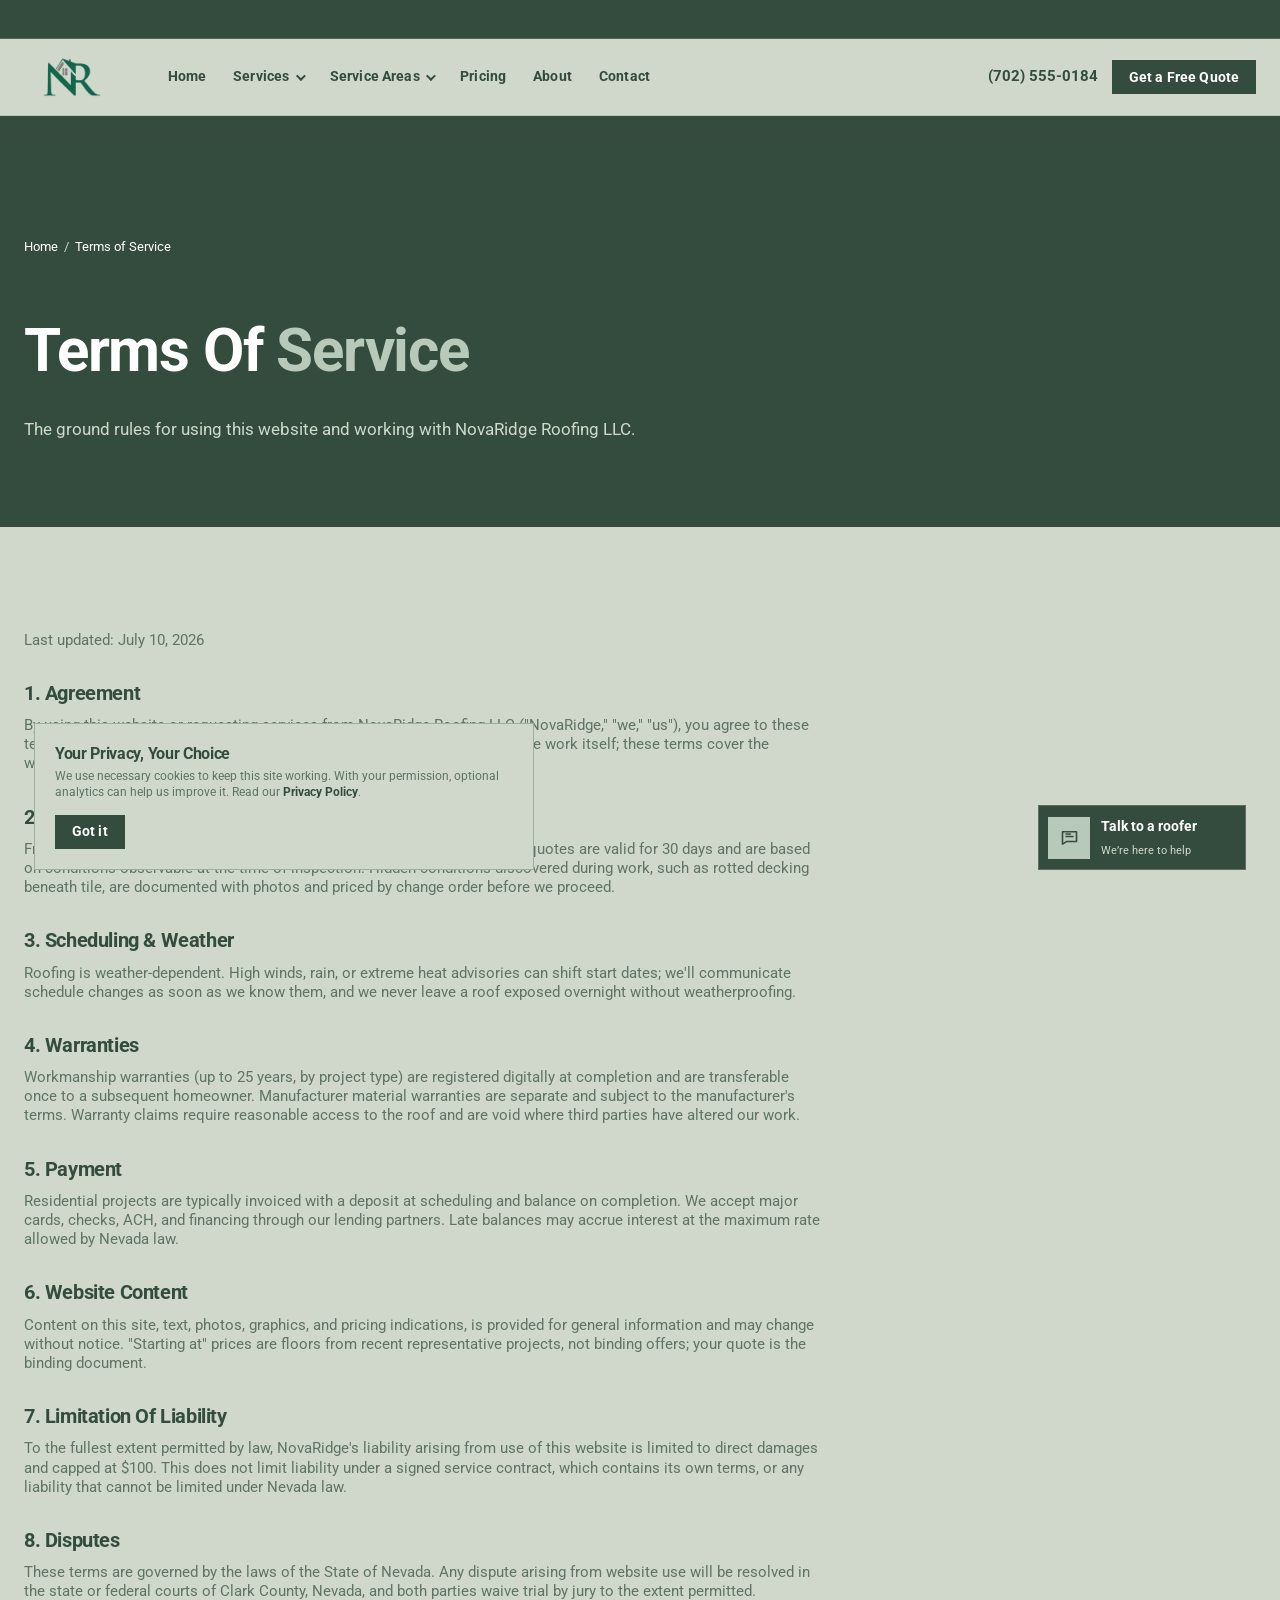
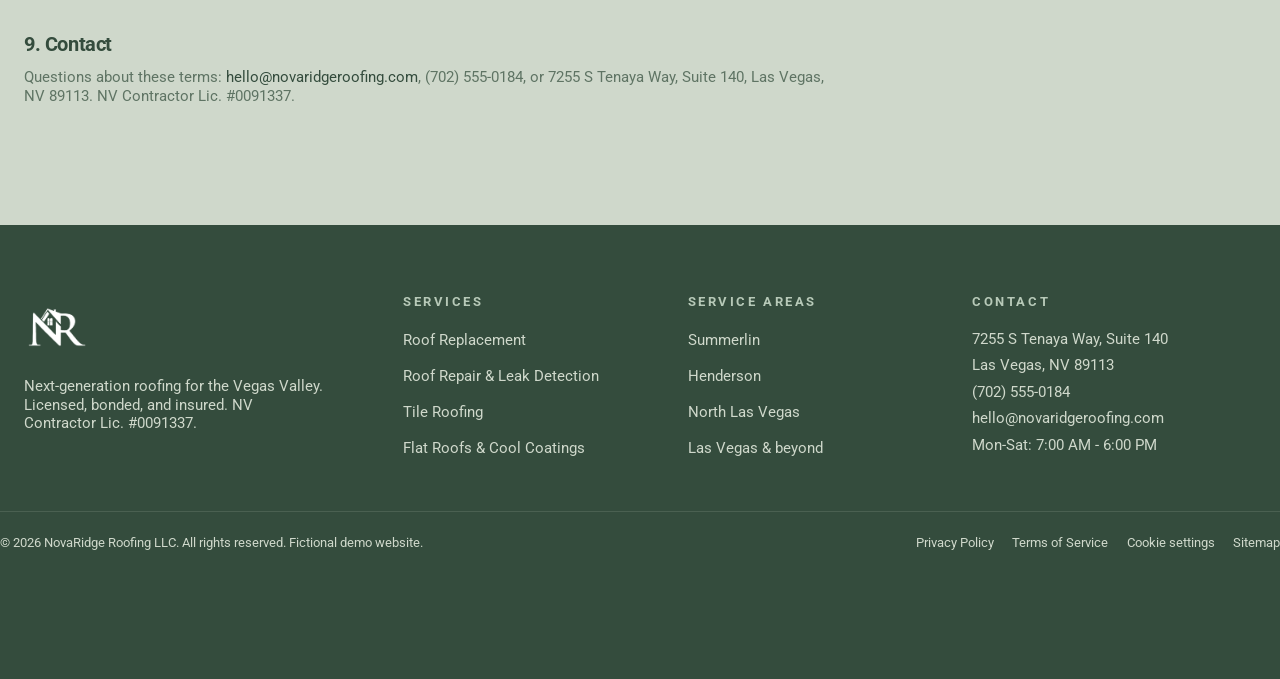
<file: terms/index.html>
<!DOCTYPE html>
<html lang="en">
<head>
<meta charset="utf-8">
<meta name="viewport" content="width=device-width, initial-scale=1">
<title>Terms of Service | NovaRidge Roofing</title>
<meta name="description" content="Terms of service for the NovaRidge Roofing website: estimates, scheduling, warranties, payment, and dispute resolution.">
<link rel="canonical" href="https://philderev.github.io/roofing-template/terms/">
<meta name="theme-color" content="#CFD8CB">
<link rel="icon" href="../assets/img/nrr-2.png" type="image/png">
<link rel="apple-touch-icon" href="../assets/img/nrr.png">
<meta property="og:type" content="website">
<meta property="og:site_name" content="NovaRidge Roofing">
<meta property="og:title" content="Terms of Service | NovaRidge Roofing">
<meta property="og:description" content="Terms of service for the NovaRidge Roofing website: estimates, scheduling, warranties, payment, and dispute resolution.">
<meta property="og:url" content="https://philderev.github.io/roofing-template/terms/">
<meta property="og:image" content="https://philderev.github.io/roofing-template/assets/img/nrr.png">
<meta property="og:image:secure_url" content="https://philderev.github.io/roofing-template/assets/img/nrr.png">
<meta property="og:image:type" content="image/png">
<meta property="og:image:width" content="3231">
<meta property="og:image:height" content="2550">
<meta property="og:image:alt" content="NovaRidge Roofing logo">
<meta name="twitter:card" content="summary">
<link rel="preload" href="../assets/fonts/roboto-400.ttf" as="font" type="font/ttf" crossorigin>
<style>/* NOVARIDGE ROOFING , design system
   Palette: Sage Hint · Mint · Sage · Moss · Evergreen */
@font-face{font-family:"Roboto";src:url("../assets/fonts/roboto-400.ttf") format("truetype");font-style:normal;font-weight:400;font-display:swap}
@font-face{font-family:"Roboto";src:url("../assets/fonts/roboto-500.ttf") format("truetype");font-style:normal;font-weight:500;font-display:swap}
@font-face{font-family:"Roboto";src:url("../assets/fonts/roboto-700.ttf") format("truetype");font-style:normal;font-weight:700;font-display:swap}
:root{
  --bg:#CFD8CB;--bg-warm:#B7C9B8;--bg-sun:#B7C9B8;
  --card:#ffffff;--foot:#344C3D;--foot-2:#293D31;
  --ink:#344C3D;--muted:#5F7464;--inv:#F4F6F3;--inv-muted:#CFD8CB;
  --green:#344C3D;--green-2:#738A6E;--lime:#8EA58E;--yellow:#8EA58E;--yellow-2:#738A6E;
  --line:rgba(52,76,61,.14);--line2:rgba(52,76,61,.3);
  --grad:#344C3D;
  --grad-text:#344C3D;
  --r:0;--maxw:1480px;
  --shadow:none;
  --shadow-lg:0 20px 44px rgba(52,76,61,.18);
  --font-body:"Roboto","Segoe UI",Arial,sans-serif;
  --font-display:"Roboto","Segoe UI",Arial,sans-serif;
  --ease:cubic-bezier(.22,.61,.2,1);
}
*,*::before,*::after{box-sizing:border-box}
html{scroll-behavior:smooth;scroll-padding-top:96px;-webkit-text-size-adjust:100%;overflow-x:clip}
@media(prefers-reduced-motion:reduce){html{scroll-behavior:auto}*,*::before,*::after{animation-duration:.001s!important;transition-duration:.001s!important}}
picture{display:block;overflow:hidden;border-radius:var(--r)}
picture img{display:block;transition:transform .65s var(--ease)}
@media(hover:hover) and (pointer:fine){picture:hover img{transform:scale(1.06)}}
body{margin:0;background:var(--bg);color:var(--ink);font:400 1rem/1.7 var(--font-body);text-rendering:optimizeLegibility;-webkit-font-smoothing:antialiased}
img,svg,video{max-width:100%;height:auto;display:block}
a{color:var(--green);text-decoration:none}
a:hover{text-decoration:underline}
::selection{background:rgba(142,165,142,.55);color:#344C3D}
:focus-visible{outline:2px solid var(--green);outline-offset:3px}
h1,h2,h3,h4{font-family:var(--font-display);line-height:1.16;margin:0 0 .55em;font-weight:700;letter-spacing:-.02em;text-wrap:balance}
h1{font-size:clamp(2.25rem,5.2vw,3.75rem);text-transform:capitalize}
h2{font-size:clamp(1.75rem,3.5vw,2.5rem);text-transform:capitalize}
h3{font-size:1.25rem;line-height:1.3}
p{margin:0 0 1em;line-height:1.25!important}
.wrap{max-width:var(--maxw);margin:0 auto;padding:0 clamp(14px,2vw,24px)}
.kicker{display:inline-flex;align-items:center;font-family:var(--font-display);font-size:.75rem;font-weight:500;letter-spacing:.16em;text-transform:uppercase;color:var(--green);margin-bottom:1.3em}
.cta-card .kicker{color:#B7C9B8}
.grad-text{background:var(--grad-text);-webkit-background-clip:text;background-clip:text;color:transparent}
.muted{color:var(--muted)}
section{padding:clamp(56px,9vw,104px) 0;position:relative;overflow:clip}
.section-head{max-width:660px;margin-bottom:clamp(28px,4vw,48px)}
.section-head.split{display:flex;max-width:none;flex-wrap:wrap;gap:1.5rem;align-items:flex-end;justify-content:space-between}
.section-head.split>p{max-width:44ch;border-left:3px solid var(--yellow);padding-left:1rem;margin:0}
.alt-band{background:var(--bg-warm);border-block:1px solid var(--line)}

/* skip link */
.skip{position:absolute;left:-999px;top:8px;z-index:100;background:var(--green);color:#fff;padding:.6em 1em;font-weight:700}
.skip:focus{left:8px}

/* header */
.announcement{position:relative;z-index:51;background:var(--green);color:#fff;border-bottom:1px solid rgba(255,255,255,.14)}
.announcement .wrap{min-height:38px;text-align:center;font-size:.8rem;line-height:1.35}
.announcement-rotator{position:relative;height:38px;overflow:hidden}
.announcement-item{position:absolute;inset:0;display:flex;align-items:center;justify-content:center;gap:12px;opacity:0;transform:translateY(12px);animation:announcement-cycle 10s ease-in-out infinite}
.announcement-item:nth-child(2){animation-delay:5s}
.announcement strong{font-weight:700}
.announcement a{color:#fff;font-weight:700;text-decoration:underline;text-underline-offset:3px;white-space:nowrap}
.announcement a:hover{color:var(--bg-warm)}
@keyframes announcement-cycle{0%{opacity:0;transform:translateY(12px)}4%,46%{opacity:1;transform:none}50%,100%{opacity:0;transform:translateY(-12px)}}
@media(prefers-reduced-motion:reduce){.announcement-item{animation:none;opacity:1;transform:none}.announcement-item:nth-child(2){display:none}}
.site-head{position:sticky;top:0;z-index:50;background:var(--bg);border-bottom:1px solid var(--line)}
.nav-bar{position:relative;display:flex;align-items:center;gap:20px;min-height:76px}
.brand{display:flex;align-items:center;color:var(--ink);flex:none}
.brand:hover{text-decoration:none}
.brand-logo{width:96px;height:64px;object-fit:contain;display:block}
nav.main{margin-left:16px}
nav.main ul{list-style:none;display:flex;gap:4px;margin:0;padding:0;align-items:center}
nav.main a,.drop-btn{display:block;padding:.55em .8em;color:var(--ink);font:600 .9rem/1.4 var(--font-display);letter-spacing:.01em;background:none;border:0;cursor:pointer;white-space:nowrap;position:relative}
nav.main a:hover,.drop-btn:hover{background:rgba(183,201,184,.4);text-decoration:none}
nav.main a[aria-current=page]{color:var(--green);background:rgba(183,201,184,.22);text-decoration:none}
nav.main a[aria-current=page]::after{content:"";position:absolute;left:50%;bottom:2px;width:24px;height:3px;background:var(--green);transform:translateX(-50%)}
.has-drop{position:relative}
.drop-btn::after{content:"";display:inline-block;margin-left:.45em;width:7px;height:7px;border-right:2px solid currentColor;border-bottom:2px solid currentColor;transform:rotate(45deg) translateY(-2px)}
.drop{position:absolute;top:calc(100% + 6px);left:0;min-width:240px;background:var(--card);border:1px solid var(--line2);padding:8px;opacity:0;visibility:hidden;transform:translateY(6px);transition:.18s}
.has-drop:hover .drop,.has-drop:focus-within .drop,.has-drop.open .drop{opacity:1;visibility:visible;transform:none}
.drop a{padding:.6em .8em;font-weight:500}
.drop a:hover{background:var(--bg-warm)}
.head-cta{display:flex;align-items:center;gap:14px}
.head-cta{margin-left:auto}
.phone-link{font-weight:700;font-size:.95rem;color:var(--ink);white-space:nowrap}
.phone-link:hover{color:var(--green);text-decoration:none}
.btn{display:inline-flex;align-items:center;justify-content:center;gap:.5em;padding:.9em 1.7em;font:600 .94rem/1.2 var(--font-display);letter-spacing:.01em;border:0;cursor:pointer;transition:outline-color .2s var(--ease),background-color .2s;outline:2px solid transparent;outline-offset:2px;white-space:nowrap}
.btn:hover{text-decoration:none}
.btn-primary{background:#344C3D;color:#fff}
.btn-primary:hover{background:#293D31;outline-color:#344C3D}
.btn-yellow{background:#B7C9B8;color:#344C3D}
.btn-yellow:hover{background:#8EA58E;outline-color:#738A6E}
.btn-ghost{background:rgba(255,255,255,.7);color:var(--ink);border:1px solid var(--line2)}
.btn-ghost:hover{border-color:var(--green);color:var(--green);background:#fff}
.hero .btn-ghost,.sub-hero .btn-ghost{background:rgba(207,216,203,.12);color:#fff;border-color:rgba(207,216,203,.4)}
.hero .btn-ghost:hover,.sub-hero .btn-ghost:hover{background:rgba(207,216,203,.22);color:#fff;border-color:var(--yellow)}
.btn-sm{padding:.62em 1.2em;font-size:.88rem}
.nav-toggle{display:none;margin-left:auto;background:none;border:1px solid var(--line2);padding:9px 11px;cursor:pointer}
.nav-toggle span{display:block;width:20px;height:2px;background:var(--ink);margin:4px 0;transition:.2s}

/* hero (home) */
.hero{position:relative;min-height:min(92svh,880px);display:flex;align-items:center;overflow:hidden;padding:110px 0 90px;isolation:isolate}
.hero .wrap{width:100%}
.hero-media{position:absolute;inset:0;z-index:-2}
.hero-media video,.hero-media img{width:100%;height:100%;object-fit:cover}
.hero-media::after{content:"";position:absolute;inset:0;background:rgba(41,61,49,.62)}
.hero-inner{max-width:760px;color:#fff}
.hero-layout,.sub-hero-layout{display:grid;grid-template-columns:minmax(0,1.15fr) minmax(340px,.85fr);gap:clamp(32px,6vw,80px);align-items:center}
.sub-hero-layout{grid-template-columns:minmax(0,1fr) minmax(460px,1fr);align-items:start}
.hero-form{padding:clamp(20px,2.5vw,28px);max-width:480px;justify-self:end;width:100%}
.sub-hero-layout .hero-form{max-width:560px}
.hero-form h2{font-size:1.15rem;margin-bottom:.3em;color:var(--ink)}
.hero-form>p{font-size:.82rem;color:var(--muted);margin:0 0 14px}
.hero-form .f-field{margin-bottom:9px}
.hero-form .sms-consent{font-size:.67rem;margin-bottom:12px}
.hero-form .btn{width:100%}
.hero-status{display:inline-flex;align-items:center;gap:.6rem;font-size:.8rem;font-weight:600;letter-spacing:.16em;text-transform:uppercase;color:#B7C9B8;margin-bottom:1.5rem}
.pulse{position:relative;width:9px;height:9px;background:#B7C9B8}
.hero .grad-text,.sub-hero .grad-text{background:#B7C9B8;-webkit-background-clip:text;background-clip:text;color:transparent}
.hero p.lede{font-size:clamp(1.02rem,2vw,1.2rem);color:#CFD8CB;max-width:560px;border-left:3px solid var(--yellow);padding-left:1.1rem}
.hero-ctas{display:flex;gap:14px;flex-wrap:wrap;margin:1.7em 0 2.3em}

/* sub-hero (subpages) */
.sub-hero{position:relative;padding:clamp(76px,10vw,120px) 0 clamp(44px,6vw,70px);overflow:hidden;color:#fff;background:#344C3D}
.sub-hero .lede{color:#CFD8CB!important}
.crumbs{font-size:.84rem;color:#CFD8CB;margin-bottom:1.4em}
.crumbs a{color:#CFD8CB}
.crumbs a:hover{color:var(--yellow)}
.crumbs span[aria-current]{color:#fff}

/* trust bar */
.trust{border-block:1px solid rgba(52,76,61,.12);background:var(--bg-sun);padding:20px 0;overflow:hidden}
.trust-track{display:flex;width:max-content;animation:trust-marquee 28s linear infinite;will-change:transform}
.trust-row{display:flex;gap:clamp(36px,5vw,76px);align-items:center;padding:0 clamp(18px,2.5vw,38px);flex:none}
.trust-item{display:flex;align-items:center;font:600 .8rem/1.2 var(--font-display);letter-spacing:.08em;text-transform:uppercase;color:#344C3D;white-space:nowrap}
.stars{color:#344C3D;letter-spacing:2px}
@keyframes trust-marquee{to{transform:translateX(-25%)}}
@media(hover:hover){.trust:hover .trust-track{animation-play-state:paused}}
@media(prefers-reduced-motion:reduce){.trust{overflow-x:auto}.trust-track{animation:none}.trust-row[aria-hidden=true]{display:none}}

/* cards */
.grid-3{display:grid;grid-template-columns:repeat(3,1fr);gap:20px}
.grid-4{display:grid;grid-template-columns:repeat(4,1fr);gap:20px}
.grid-2{display:grid;grid-template-columns:repeat(2,1fr);gap:20px}
.card{background:var(--card);border:1px solid var(--line);border-radius:var(--r);padding:28px;position:relative;overflow:hidden;transition:transform .35s var(--ease),border-color .35s,box-shadow .35s}
.card::before{content:"";position:absolute;inset:0 0 auto;height:3px;background:var(--grad);opacity:0;transition:.25s}
a.card{color:var(--ink);display:block}
a.card:hover{text-decoration:none}
.card:hover{transform:translateY(-6px);border-color:rgba(52,76,61,.35);box-shadow:var(--shadow-lg)}
.card:hover::before{opacity:1}
.card .icon{width:54px;height:54px;display:grid;place-items:center;background:rgba(183,201,184,.35);border:1px solid rgba(52,76,61,.2);margin-bottom:18px;transition:.3s var(--ease)}
.card:hover .icon{background:var(--grad);transform:rotate(-6deg) scale(1.06)}
.card:hover .icon svg path,.card:hover .icon svg circle{stroke:#fff}
.card h3{margin-bottom:.4em}
.card p{color:var(--muted);font-size:.94rem;margin:0}
.card .go{display:inline-block;margin-top:16px;font-weight:700;font-size:.88rem;color:var(--green)}

/* image-led service overview */
.service-intro{max-width:760px}
.service-intro h2{max-width:15ch}
.service-intro .muted{max-width:62ch;margin-top:1rem}
.service-card-grid{display:grid;grid-template-columns:repeat(4,minmax(0,1fr));gap:clamp(14px,1.5vw,24px)}
.service-card{display:grid;grid-template-columns:1fr;grid-template-rows:210px 1fr;min-height:500px;background:var(--card);color:var(--ink);border:1px solid var(--line);border-radius:var(--r);overflow:hidden;transition:transform .35s var(--ease),box-shadow .35s,border-color .35s}
.service-card:hover{text-decoration:none;transform:translateY(-6px);border-color:rgba(52,76,61,.35);box-shadow:var(--shadow-lg)}
.service-card-media{position:relative;display:block;min-height:0;overflow:hidden;background:#d6ddd3}
.service-card-media picture{display:block;height:100%;border-radius:0}
.service-card-media img{width:100%;height:100%;object-fit:cover;border-radius:0;transition:transform .6s var(--ease)}
.service-card:hover .service-card-media img{transform:scale(1.045)}
.service-number{position:absolute;top:18px;left:18px;display:grid;place-items:center;width:46px;height:46px;background:rgba(255,255,255,.92);font-size:.76rem;font-weight:800;letter-spacing:.08em;color:var(--green)}
.service-card-body{display:flex;flex-direction:column;padding:clamp(24px,3vw,36px)}
.service-label{display:flex;align-items:center;gap:.55rem;margin-bottom:1.35rem;color:var(--green);font-size:.72rem;font-weight:800;letter-spacing:.1em;text-transform:uppercase}
.service-label svg{width:20px;height:20px;flex:none}
.service-card h3{font-size:clamp(1.25rem,1.7vw,1.65rem);margin:0 0 .65rem}
.service-card p{color:var(--muted);font-size:.94rem;margin:0;line-height:1.7}
.service-card .go{display:flex;align-items:center;justify-content:space-between;margin-top:auto;padding-top:1.4rem;border-top:1px solid var(--line);color:var(--green);font-size:.84rem;font-weight:800}
.service-card .go span{font-size:1.15rem;transition:transform .25s var(--ease)}
.service-card:hover .go span{transform:translateX(4px)}

/* about preview / photo layouts */
.about-grid{display:grid;grid-template-columns:1.02fr 1fr;gap:clamp(28px,5vw,64px);align-items:center}
.about-media{position:relative}
.about-media img{border-radius:var(--r);aspect-ratio:4/4.7;object-fit:cover;width:100%;box-shadow:var(--shadow)}
.float-chip{position:absolute;display:flex;align-items:center;gap:.8rem;background:#fff;border:1px solid var(--line2);padding:.85rem 1.15rem}
.float-chip .ico{width:40px;height:40px;background:var(--green);display:grid;place-items:center;flex:none}
.float-chip .ico svg{width:20px;height:20px}
.float-chip b{display:block;font-size:1.05rem;line-height:1.1}
.float-chip span{font-size:.72rem;color:var(--muted);letter-spacing:.06em;text-transform:uppercase}
.chip-tr{top:1.4rem;right:-1rem}
.chip-bl{bottom:2.2rem;left:-1.2rem}
.checklist{list-style:none;margin:1.4em 0 0;padding:0;display:grid;gap:14px}
.checklist li{display:flex;gap:13px;align-items:flex-start;color:var(--muted)}
.checklist li b{color:var(--ink)}
.checklist svg{flex:none;margin-top:3px}
.mini-stats{display:grid;grid-template-columns:repeat(3,1fr);gap:1.4rem;margin-top:2rem}
.mini-stats b{font-size:clamp(1.6rem,2.6vw,2.2rem);display:block;line-height:1;margin-bottom:6px;letter-spacing:-.02em;background:var(--grad-text);-webkit-background-clip:text;background-clip:text;color:transparent}
.mini-stats span{display:block;font-size:.8rem;line-height:1.25;color:var(--muted)}
.why-grid{align-items:start}
.why-media{display:grid;grid-template-columns:1fr 1fr;gap:1.2rem;margin-top:43px;padding:8px;border:1px solid var(--line2)}
.why-media img{border-radius:var(--r);width:100%;object-fit:cover;aspect-ratio:4/3.4;box-shadow:var(--shadow)}
.why-media picture:first-child{grid-column:1/-1}
.why-media picture:first-child img{aspect-ratio:16/8.2}

/* projects */
.proj-grid{display:grid;grid-template-columns:1fr 1fr;gap:1.5rem}
.proj{position:relative;border-radius:var(--r);overflow:hidden;display:block;box-shadow:var(--shadow)}
.proj img{aspect-ratio:16/10.5;object-fit:cover;width:100%;transition:transform .8s var(--ease)}
.proj:hover img{transform:scale(1.06)}
.proj-info{position:absolute;inset:auto 0 0;padding:1.4rem;background:rgba(41,61,49,.92)}
.proj-info time{font-size:.76rem;color:var(--yellow);letter-spacing:.16em;text-transform:uppercase}
.proj-info h3{font-size:1.24rem;text-transform:uppercase;margin:.3rem 0 0;color:#fff}
.proj-tags{position:absolute;top:1.1rem;right:1.1rem;display:flex;gap:.5rem}
.proj-tags span{font-size:.68rem;font-weight:600;letter-spacing:.1em;text-transform:uppercase;background:rgba(207,216,203,.92);border:1px solid rgba(52,76,61,.15);color:#344C3D;padding:.32rem .7rem}

/* tech panel (sticky sidebars) */
.tech-panel{background:var(--card);border:1px solid var(--line2);padding:clamp(22px,3vw,36px);position:relative;overflow:hidden}
.tech-rows{display:grid;gap:12px;margin-top:6px}
.tech-row{display:flex;justify-content:space-between;gap:14px;padding:13px 16px;background:var(--bg);border:1px solid var(--line);font-size:.92rem}
.tech-row b{color:var(--green);font-weight:700;white-space:nowrap}

/* process */
.steps{counter-reset:s}
.step{counter-increment:s;display:grid;grid-template-columns:auto 1fr;gap:1.6rem;align-items:center;padding:1.6rem 0;border-bottom:1px solid var(--line);transition:padding-left .35s var(--ease),background .35s}
.step:hover{padding-left:1rem;background:rgba(183,201,184,.3)}
.step-num{font-size:.95rem;font-weight:700;color:var(--green);width:58px;height:58px;display:grid;place-items:center;border:1px solid var(--line2);background:rgba(183,201,184,.3)}
.step-num::before{content:"0" counter(s)}
.step h3{font-size:1.25rem;text-transform:uppercase;margin:0 0 .2em}
.step p{color:var(--muted);font-size:.95rem;margin:0;max-width:62ch}

/* areas */
.area-flex{display:grid;grid-template-columns:1fr 1fr;gap:clamp(28px,5vw,60px);align-items:center}
.map-panel{background:var(--card);border:1px solid var(--line2);padding:14px;overflow:hidden}
.map-panel iframe{display:block;width:100%;height:400px;border:0;background:#F4F6F3}
.area-list{display:grid;grid-template-columns:1fr 1fr;gap:12px;margin-top:1.4em}
.area-chip{display:flex;align-items:center;padding:13px 16px;background:var(--card);border:1px solid var(--line);color:var(--ink);font-weight:600;font-size:.93rem;transition:.2s var(--ease)}
.area-chip:hover{border-color:var(--green);text-decoration:none;transform:translateY(-3px);color:var(--green)}

/* reviews */
.review-marquee{overflow:hidden}
.review-marquee.rv:not(.in){transform:none}
.review-grid{display:flex;width:max-content;gap:20px}
.review-card{background:var(--card);border:1px solid var(--line);padding:24px 22px 18px;display:flex;flex-direction:column;gap:16px}
.review-grid .review-card{width:calc((min(100vw - 48px,1432px) - 60px)/4);flex:none}
.review-card p{color:var(--ink);font-size:.92rem;line-height:1.55;margin:0;flex:1}
.reviewer{display:flex;align-items:center;gap:12px;order:-2}
.avatar{width:40px;height:40px;display:grid;place-items:center;flex:none;font-weight:700;background:var(--green-2);color:#fff;font-size:.9rem}
.review-card:nth-child(even) .avatar{background:var(--green);color:#fff}
.reviewer b{display:block;font-size:.9rem;line-height:1.35;color:var(--ink)}
.reviewer span{display:block;font-size:.76rem;line-height:1.4;color:var(--muted);margin-top:3px}
.review-card>.stars{order:-1;color:var(--yellow-2);font-size:.9rem;line-height:1;letter-spacing:2px}
.review-foot{display:flex;align-items:center;justify-content:space-between;gap:16px;border-top:1px solid var(--line);padding-top:14px;margin-top:2px;font-size:.76rem;color:var(--muted)}
.review-foot a{font-weight:600;color:var(--green);white-space:nowrap}
.review-marquee.in .review-grid{animation:reviews-scroll 38s linear infinite}
.review-marquee:hover .review-grid{animation-play-state:paused}
@keyframes reviews-scroll{to{transform:translateX(calc(-50% - 10px))}}
@media(prefers-reduced-motion:reduce){.review-marquee.in .review-grid{animation:none}}

/* faq */
.faq-grid{display:grid;grid-template-columns:minmax(0,1fr) minmax(0,1fr);gap:clamp(1.5rem,3vw,2.75rem);align-items:start}
.faq-media{width:100%;max-width:none;justify-self:end;align-self:start;margin-top:42px;padding:8px;border:1px solid var(--line2)}
.faq-media img{border-radius:var(--r);aspect-ratio:4/3.4;object-fit:cover;width:100%;box-shadow:var(--shadow)}
.faq details,.faq-grid details{border:1px solid var(--line);background:var(--card);margin-bottom:12px;overflow:hidden;transition:border-color .3s}
.faq{max-width:820px}
details[open]{border-color:var(--line2)}
.faq summary,.faq-grid summary{cursor:pointer;padding:17px 20px;font-weight:600;list-style:none;display:flex;justify-content:space-between;gap:16px;align-items:center}
summary::-webkit-details-marker{display:none}
summary .plus{flex:none;width:28px;height:28px;position:relative;border:1px solid var(--line);background:rgba(183,201,184,.3);transition:.3s var(--ease)}
summary .plus::before,summary .plus::after{content:"";position:absolute;inset:0;margin:auto;background:var(--green)}
summary .plus::before{width:12px;height:2px}
summary .plus::after{width:2px;height:12px;transition:transform .3s var(--ease)}
details[open] summary .plus{background:var(--grad);border-color:transparent}
details[open] summary .plus::before,details[open] summary .plus::after{background:#fff}
details[open] summary .plus::after{transform:rotate(90deg)}
.faq-a{padding:0 20px 18px;color:var(--muted);font-size:.95rem}

/* pricing */
.price-card{position:relative;background:var(--card);border:1px solid var(--line);padding:32px 28px;display:flex;flex-direction:column;transition:transform .3s var(--ease),border-color .3s,box-shadow .3s}
.price-card:hover{transform:translateY(-6px);border-color:rgba(52,76,61,.4);box-shadow:var(--shadow-lg)}
.price-card.hot{border-color:rgba(52,76,61,.55);box-shadow:0 0 0 3px rgba(183,201,184,.5)}
.price-card .tag{position:absolute;top:-13px;left:50%;transform:translateX(-50%);white-space:nowrap;background:#B7C9B8;color:#344C3D;font-size:.72rem;font-weight:700;letter-spacing:.12em;text-transform:uppercase;padding:.4em 1em}
.price-card h3{font-size:1.1rem;text-transform:uppercase}
.price{font-size:2.1rem;font-weight:700;margin:.2em 0 .1em;letter-spacing:-.02em}
.price small{font-size:.85rem;color:var(--muted);font-weight:500}
.price-card ul{list-style:none;padding:1.2em 0 0;margin:.6em 0 1.6em;display:grid;gap:10px;flex:1;border-top:1px solid var(--line)}
.price-card li{display:flex;gap:10px;font-size:.92rem;color:var(--muted)}
.price-card li::before{content:"";width:8px;height:2px;background:var(--green);flex:none;margin-top:11px}
.price-card .btn{width:100%}

/* cta band + form */
.cta-band{padding:clamp(56px,9vw,104px) 0}
.cta-card{position:relative;overflow:hidden;padding:clamp(28px,5vw,60px);color:#fff;background:#344C3D}
.cta-card .inner{position:relative;display:grid;grid-template-columns:1fr 1fr;gap:clamp(30px,5vw,70px);align-items:start}
.cta-card .inner>div:first-child{display:flex;flex-direction:column;align-self:stretch}
.cta-card .inner>div:first-child .big-phone{margin-top:auto}
.cta-visual{height:clamp(240px,28vw,410px);margin:24px 0;overflow:hidden;border:1px solid rgba(207,216,203,.35)}
.cta-visual picture,.cta-visual img{width:100%;height:100%}
.cta-visual img{object-fit:cover}
.cta-card .muted{color:#CFD8CB}
.big-phone{display:inline-flex;align-items:center;justify-content:center;gap:12px;margin-top:1.2em;padding:.75em 1.4em;background:#B7C9B8;color:#344C3D;font-size:clamp(1.15rem,2.4vw,1.4rem);font-weight:700;outline:2px solid transparent;outline-offset:2px;transition:outline-color .2s var(--ease),background-color .2s}
.big-phone:hover{background:#8EA58E;color:#293D31;outline-color:#738A6E;text-decoration:none}
.cta-card .big-phone+p{text-align:center}
.lead-form{background:var(--bg);border:1px solid rgba(255,255,255,.25);padding:clamp(22px,3vw,34px);color:var(--ink)}
.lead-form h3{margin-bottom:1em;text-transform:uppercase}
.f-row{display:grid;grid-template-columns:1fr 1fr;gap:12px}
.f-field{margin-bottom:12px}
.f-field label{display:block;font-size:.78rem;font-weight:700;letter-spacing:.06em;color:var(--muted);margin-bottom:6px;text-transform:uppercase}
.f-field input,.f-field select,.f-field textarea{width:100%;padding:.8em 1em;background:#fff;border:1px solid var(--line2);color:var(--ink);font:inherit;font-size:.95rem}
.f-field input:focus,.f-field select:focus,.f-field textarea:focus{outline:none;border-color:var(--green);box-shadow:0 0 0 3px rgba(115,138,110,.2)}
.form-note{font-size:.8rem;color:var(--muted);margin:10px 0 0}
.sms-consents{border:0;padding:0;margin:6px 0 16px;min-width:0}
.sms-consents legend{padding:0;margin:0 0 8px;color:var(--ink);font-size:.78rem;font-weight:700;text-transform:uppercase;letter-spacing:.06em}
.sms-consent{display:flex;align-items:flex-start;gap:10px;margin:0 0 11px;color:var(--muted);font-size:.76rem;line-height:1.5;cursor:pointer}
.sms-consent input{width:17px;height:17px;flex:0 0 17px;margin:2px 0 0;accent-color:var(--green)}
.consent-note{font-size:.72rem;color:var(--muted);margin:0!important}
.form-legal{display:flex;justify-content:center;gap:10px;margin:14px 0 0;font-size:.8rem}
.form-legal a{color:var(--green-dark);font-weight:600;text-decoration:underline;text-underline-offset:2px}
.form-legal span{color:var(--line2)}
.form-consent{font-size:.72rem;line-height:1.5}
.form-consent a{font-weight:600}
.form-ok{display:none;padding:14px 18px;border:1px solid rgba(52,76,61,.4);background:rgba(115,138,110,.12);color:var(--green);font-weight:600;margin-top:14px}

/* footer */
.site-foot{background:var(--foot);color:var(--inv);padding:clamp(44px,6vw,70px) 0 0}
.site-foot .brand{color:var(--inv)}
.site-foot .brand-logo{filter:brightness(0) invert(1);transform:translateX(-15px);margin-right:-15px}
.foot-grid{display:grid;grid-template-columns:1.4fr 1fr 1fr 1.2fr;gap:clamp(24px,4vw,48px)}
.foot-grid h4{font-size:.8rem;letter-spacing:.2em;text-transform:uppercase;color:#B7C9B8;margin-bottom:1.2em}
.foot-grid ul{list-style:none;margin:0;padding:0;display:grid;gap:9px}
.foot-grid a{color:var(--inv-muted);font-size:.92rem}
.foot-grid a:hover{color:#B7C9B8}
.foot-about p{color:var(--inv-muted);font-size:.92rem;max-width:300px}
address{font-style:normal;color:var(--inv-muted);font-size:.92rem;line-height:1.8}
address a{color:var(--inv)}
.foot-bottom{margin-top:clamp(30px,5vw,50px);border-top:1px solid rgba(207,216,203,.14);padding:20px 0 clamp(96px,12vw,124px);display:flex;justify-content:space-between;gap:14px;flex-wrap:wrap;font-size:.82rem;color:var(--inv-muted)}
.foot-bottom a{color:var(--inv-muted)}
.foot-bottom a:hover{color:#B7C9B8}
.foot-legal{display:flex;gap:1.4em;flex-wrap:wrap}
.cookie-settings{border:0;padding:0;background:none;color:var(--inv-muted);font:inherit;cursor:pointer}.cookie-settings:hover{color:#B7C9B8}

/* floating contact */
.contact-float{position:fixed;right:clamp(16px,3vw,34px);bottom:clamp(16px,3vw,30px);z-index:90;display:flex;flex-direction:column;align-items:flex-end;gap:12px}
.contact-trigger{min-width:208px;display:flex;align-items:center;gap:11px;padding:9px 14px 9px 9px;border:1px solid rgba(255,255,255,.2);background:#344C3D;color:#fff;font:inherit;text-align:left;cursor:pointer;transition:transform .25s var(--ease),background .25s}
.contact-trigger:hover{transform:translateY(-3px);background:#293D31}
.contact-trigger-icon{width:42px;height:42px;display:grid;place-items:center;background:#B7C9B8;color:#344C3D;flex:none}
.contact-trigger svg,.contact-actions svg{width:21px;height:21px;fill:none;stroke:currentColor;stroke-width:1.8;stroke-linecap:round;stroke-linejoin:round}
.contact-trigger b,.contact-trigger small{display:block}.contact-trigger b{font-size:.9rem}.contact-trigger small{font-size:.7rem;color:#CFD8CB;margin-top:1px}
.contact-close{display:none;width:19px;height:19px;position:relative;margin:0 4px 0 auto}
.contact-close::before,.contact-close::after{content:"";position:absolute;inset:9px 1px auto;height:2px;background:#fff;transform:rotate(45deg)}
.contact-close::after{transform:rotate(-45deg)}
.is-open .contact-trigger{min-width:58px;width:58px;height:58px;padding:0}.is-open .contact-trigger-icon,.is-open .contact-trigger-copy{display:none}.is-open .contact-close{display:block;margin:auto}
.contact-pop{width:min(392px,calc(100vw - 32px));overflow:hidden;border:1px solid rgba(52,76,61,.3);background:var(--bg);transform-origin:bottom right;animation:contact-in .25s var(--ease)}
.contact-pop-head{display:flex;align-items:center;gap:14px;padding:22px 20px;background:#344C3D;color:#fff}
.contact-pop-head strong,.contact-pop-head span{display:block}.contact-pop-head strong{font-size:.94rem}.contact-pop-head div>span{font-size:.72rem;color:#CFD8CB;margin-top:3px}
.contact-status{width:38px;height:38px;display:grid;place-items:center;background:rgba(255,255,255,.08);border:1px solid rgba(183,201,184,.2);flex:none}
.contact-status img{display:block;width:34px;height:34px;object-fit:contain;filter:brightness(0) invert(1)}
.contact-pop-body{padding:22px 20px 20px}.contact-pop-body>p{font-size:.88rem;line-height:1.6;color:var(--muted);margin:0 0 17px}
.contact-actions{display:grid;grid-template-columns:1fr 1fr;gap:11px}
.contact-actions a{display:flex;align-items:center;gap:11px;min-width:0;padding:14px 12px;border:1px solid var(--line2);background:#fff;color:var(--ink);transition:border-color .2s,transform .2s}
.contact-actions a>span:last-child{min-width:0}
.contact-actions a:hover{transform:translateY(-2px);border-color:var(--green);text-decoration:none}
.contact-actions .contact-email{grid-column:1/-1}.contact-icon{width:34px;height:34px;display:grid;place-items:center;background:rgba(183,201,184,.3);color:var(--green);flex:none}
.contact-actions b,.contact-actions small{display:block;overflow:hidden;text-overflow:ellipsis}.contact-actions b{font-size:.8rem;white-space:nowrap}.contact-actions small{font-size:.67rem;color:var(--muted);margin-top:3px;white-space:nowrap}
@keyframes contact-in{from{opacity:0;transform:translateY(10px) scale(.97)}}

/* cookie consent */
.cookie-banner{position:fixed;left:clamp(16px,3vw,34px);bottom:clamp(16px,3vw,30px);z-index:89;width:min(500px,calc(100vw - 32px));display:grid;gap:15px;padding:20px;border:1px solid rgba(52,76,61,.3);background:var(--bg);animation:cookie-in .35s var(--ease)}
.cookie-banner[hidden]{display:none}
.cookie-copy h2{font-size:1rem;margin:1px 0 5px}.cookie-copy p{font-size:.78rem;line-height:1.55;color:var(--muted);margin:0}.cookie-copy a{font-weight:600}
.cookie-actions{display:flex;align-items:center;gap:10px}
@keyframes cookie-in{from{opacity:0;transform:translateY(14px)}}

/* prose (subpages) */
.prose{max-width:800px}
.prose h2{margin-top:1.6em;font-size:clamp(1.3rem,2.4vw,1.7rem)}
.prose p,.prose li{color:#5F7464}
.prose ul{padding-left:1.2em}
.prose img{border-radius:var(--r);box-shadow:var(--shadow);margin:1.5em 0}
.legal .prose h2{font-size:1.25rem}
.legal .prose p,.legal .prose li{font-size:.96rem}
.updated{font-size:.85rem;color:var(--muted)}

/* service hero image strip */
.svc-hero-img{margin-top:clamp(-30px,-4vw,-50px);position:relative;z-index:2}
.svc-hero-img img{aspect-ratio:16/6.2;object-fit:cover;width:100%;border:4px solid var(--bg)}

/* thank-you */
.ty-hero{min-height:70svh;display:flex;align-items:center}
.ty-check{width:84px;height:84px;background:var(--green);display:grid;place-items:center;margin-bottom:1.6em}

/* reveal */
.rv:not(.in){opacity:0;transform:translateY(24px)}
.rv.in{animation:rv-in .7s var(--ease)}
@keyframes rv-in{from{opacity:0;transform:translateY(24px)}}
@media(prefers-reduced-motion:reduce){.rv:not(.in){opacity:1;transform:none}.rv.in{animation:none}}

/* responsive */
@media(max-width:1120px){
  .phone-link{display:none}
  .nav-bar{gap:12px}
}
@media(max-width:1020px){
  .review-grid .review-card{width:calc((100vw - 68px)/2)}
  .grid-4{grid-template-columns:1fr 1fr}
  .service-card-grid{grid-template-columns:repeat(2,minmax(0,1fr))}
  .service-card{grid-template-columns:1fr;min-height:0}.service-card-media{height:220px}
  .foot-grid{grid-template-columns:1fr 1fr}
}
@media(max-width:860px){
  .cta-card .inner>div:first-child .big-phone{margin-top:1.2em}
  .why-media{margin-top:0}
  .faq-media{max-width:100%;justify-self:stretch;margin-top:0}
  .nav-toggle{display:block}
  nav.main{position:fixed;inset:76px 0 auto;background:rgba(207,216,203,.99);border-bottom:1px solid var(--line2);padding:18px clamp(16px,4vw,28px) 26px;transform:translateY(-130%);transition:transform .25s;margin:0;max-height:calc(100svh - 76px);overflow:auto;box-shadow:var(--shadow-lg)}
  nav.main.open{transform:none}
  nav.main ul{flex-direction:column;align-items:stretch;gap:2px}
  nav.main a,.drop-btn{padding:.8em .6em;font-size:1.02rem;width:100%;text-align:left}
  nav.main a[aria-current=page]::after{left:.6em;bottom:3px;width:30px;transform:none}
  .drop{position:static;opacity:1;visibility:visible;transform:none;display:none;border:0;background:rgba(183,201,184,.18);box-shadow:none;margin:4px 0 8px}
  .has-drop.open .drop{display:block}
  .head-cta .btn{display:none}
  .grid-3,.grid-2,.proj-grid{grid-template-columns:1fr}
  .service-card-grid{grid-template-columns:1fr}
  .about-grid,.area-flex,.cta-card .inner,.faq-grid,.hero-layout,.sub-hero-layout{grid-template-columns:1fr}
  .hero-form{justify-self:start;max-width:620px}
  .chip-tr{right:.6rem}.chip-bl{left:-.4rem}
  .hero{min-height:78svh;padding:90px 0 70px}
}
@media(max-width:560px){
  .review-grid .review-card{width:calc(100vw - 28px)}
  .announcement .wrap{min-height:54px;font-size:.73rem}
  .announcement-rotator{height:54px}
  .announcement-item{gap:5px;flex-direction:column;padding:6px 0}
  .grid-4,.area-list,.f-row,.why-media{grid-template-columns:1fr}
  .service-card-media{height:190px}.service-card-body{padding:24px}
  .why-media img{aspect-ratio:16/9}
  .foot-grid{grid-template-columns:1fr}
  .phone-link{display:none}
  .trust-track{animation-duration:22s}
  .mini-stats{grid-template-columns:repeat(3,1fr);gap:.8rem}
  .contact-float{right:12px;bottom:12px}.contact-trigger-copy{display:none}.contact-trigger{min-width:58px;width:58px;height:58px;padding:8px}.contact-trigger-icon{width:40px;height:40px}.contact-pop{width:min(392px,calc(100vw - 24px))}.contact-actions{grid-template-columns:1fr}.contact-actions .contact-email{grid-column:auto}
  .cookie-banner{left:12px;bottom:82px;width:calc(100vw - 24px);padding:17px}.cookie-actions .btn{width:100%}
}
</style>
<noscript><style>.rv:not(.in){opacity:1;transform:none}</style></noscript>
<script type="application/ld+json">{"@context":"https://schema.org","@type":"RoofingContractor","@id":"https://philderev.github.io/roofing-template/#org","name":"NovaRidge Roofing","legalName":"NovaRidge Roofing LLC","url":"https://philderev.github.io/roofing-template/","logo":"https://philderev.github.io/roofing-template/assets/img/nrr-2.png","image":"https://philderev.github.io/roofing-template/assets/img/nrr.png","telephone":"+1-702-555-0184","email":"hello@novaridgeroofing.com","priceRange":"$$","address":{"@type":"PostalAddress","streetAddress":"7255 S Tenaya Way, Suite 140","addressLocality":"Las Vegas","addressRegion":"NV","postalCode":"89113","addressCountry":"US"},"geo":{"@type":"GeoCoordinates","latitude":36.0563,"longitude":-115.2493},"openingHoursSpecification":[{"@type":"OpeningHoursSpecification","dayOfWeek":["Monday","Tuesday","Wednesday","Thursday","Friday","Saturday"],"opens":"07:00","closes":"18:00"}],"areaServed":[{"@type":"City","name":"Las Vegas"},{"@type":"City","name":"Summerlin"},{"@type":"City","name":"Henderson"},{"@type":"City","name":"North Las Vegas"},{"@type":"City","name":"Spring Valley"},{"@type":"City","name":"Enterprise"},{"@type":"City","name":"Paradise"}],"sameAs":[]}</script>
<script type="application/ld+json">{"@context":"https://schema.org","@type":"BreadcrumbList","itemListElement":[{"@type":"ListItem","position":1,"name":"Home","item":"https://philderev.github.io/roofing-template/"},{"@type":"ListItem","position":2,"name":"Terms of Service","item":"https://philderev.github.io/roofing-template/terms/"}]}</script>
<!-- GA4: paste gtag.js snippet here (G-XXXXXXXXXX) -->
<!-- GTM: paste container snippet here (GTM-XXXXXXX) -->
<!-- GHL: paste location tracking code here -->
</head>
<body>
<a class="skip" href="#main">Skip to content</a>
<aside class="announcement" aria-label="Announcement">
  <div class="wrap announcement-rotator">
    <div class="announcement-item"><strong>Free drone roof inspections across the Las Vegas Valley.</strong><a href="../contact/">Book yours today</a></div>
    <div class="announcement-item"><strong>Roof leak or storm damage? Same-week service is available.</strong><a href="../services/roof-repair/">Get roof help</a></div>
  </div>
</aside>
<header class="site-head">
  <div class="wrap nav-bar">
    <a class="brand" href="../" aria-label="NovaRidge Roofing, home"><img class="brand-logo" src="../assets/img/nrr-2.png" width="3231" height="2550" alt="NovaRidge Roofing"></a>
    <button class="nav-toggle" aria-label="Menu" aria-expanded="false" aria-controls="mainnav"><span></span><span></span><span></span></button>
    <nav class="main" id="mainnav" aria-label="Main">
      <ul>
        <li><a href="../">Home</a></li>
        <li class="has-drop"><button class="drop-btn" aria-expanded="false">Services</button>
          <div class="drop"><a href="../services/roof-replacement/">Roof Replacement</a><a href="../services/roof-repair/">Roof Repair & Leak Detection</a><a href="../services/tile-roofing/">Tile Roofing</a><a href="../services/flat-roof-coatings/">Flat Roofs & Cool Coatings</a></div>
        </li>
        <li class="has-drop"><button class="drop-btn" aria-expanded="false">Service Areas</button>
          <div class="drop"><a href="../service-areas/summerlin/">Summerlin</a><a href="../service-areas/henderson/">Henderson</a><a href="../service-areas/north-las-vegas/">North Las Vegas</a></div>
        </li>
        <li><a href="../pricing/">Pricing</a></li>
        <li><a href="../about/">About</a></li>
        <li><a href="../contact/">Contact</a></li>
      </ul>
    </nav>
    <div class="head-cta">
      <a class="phone-link" href="tel:+17025550184">(702) 555-0184</a>
      <a class="btn btn-primary btn-sm" href="../contact/">Get a Free Quote</a>
    </div>
  </div>
</header>
<main id="main">

<div class="sub-hero">

  <div class="wrap">
    <nav class="crumbs" aria-label="Breadcrumb"><span aria-current="page">Home</span> &nbsp;/&nbsp; <span aria-current="page">Terms of Service</span></nav>
    <p class="kicker">Legal</p>
    <h1>Terms of <span class="grad-text">Service</span></h1>
    <p class="lede muted" style="max-width:640px;font-size:1.05rem">The ground rules for using this website and working with NovaRidge Roofing LLC.</p>
  </div>
</div>
<section class="legal">
  <div class="wrap">
    <div class="prose rv">
      <p class="updated">Last updated: July 10, 2026</p>
      <h2>1. Agreement</h2>
      <p>By using this website or requesting services from NovaRidge Roofing LLC ("NovaRidge," "we," "us"), you agree to these terms. If you sign a written service contract with us, that contract governs the work itself; these terms cover the website and pre-contract interactions like quotes and inspections.</p>
      <h2>2. Estimates &amp; quotes</h2>
      <p>Free inspections and drone reports are provided without obligation. Written quotes are valid for 30 days and are based on conditions observable at the time of inspection. Hidden conditions discovered during work, such as rotted decking beneath tile, are documented with photos and priced by change order before we proceed.</p>
      <h2>3. Scheduling &amp; weather</h2>
      <p>Roofing is weather-dependent. High winds, rain, or extreme heat advisories can shift start dates; we'll communicate schedule changes as soon as we know them, and we never leave a roof exposed overnight without weatherproofing.</p>
      <h2>4. Warranties</h2>
      <p>Workmanship warranties (up to 25 years, by project type) are registered digitally at completion and are transferable once to a subsequent homeowner. Manufacturer material warranties are separate and subject to the manufacturer's terms. Warranty claims require reasonable access to the roof and are void where third parties have altered our work.</p>
      <h2>5. Payment</h2>
      <p>Residential projects are typically invoiced with a deposit at scheduling and balance on completion. We accept major cards, checks, ACH, and financing through our lending partners. Late balances may accrue interest at the maximum rate allowed by Nevada law.</p>
      <h2>6. Website content</h2>
      <p>Content on this site, text, photos, graphics, and pricing indications, is provided for general information and may change without notice. "Starting at" prices are floors from recent representative projects, not binding offers; your quote is the binding document.</p>
      <h2>7. Limitation of liability</h2>
      <p>To the fullest extent permitted by law, NovaRidge's liability arising from use of this website is limited to direct damages and capped at $100. This does not limit liability under a signed service contract, which contains its own terms, or any liability that cannot be limited under Nevada law.</p>
      <h2>8. Disputes</h2>
      <p>These terms are governed by the laws of the State of Nevada. Any dispute arising from website use will be resolved in the state or federal courts of Clark County, Nevada, and both parties waive trial by jury to the extent permitted.</p>
      <h2>9. Contact</h2>
      <p>Questions about these terms: <a href="mailto:hello@novaridgeroofing.com">hello@novaridgeroofing.com</a>, (702) 555-0184, or 7255 S Tenaya Way, Suite 140, Las Vegas, NV 89113. NV Contractor Lic. #0091337.</p>
    </div>
  </div>
</section>

</main>
<footer class="site-foot">
  <div class="wrap foot-grid">
    <div class="foot-about">
      <a class="brand" href="../" aria-label="NovaRidge Roofing, home"><img class="brand-logo" src="../assets/img/nrr-2.png" width="3231" height="2550" alt="NovaRidge Roofing"></a>
      <p style="margin-top:18px">Next-generation roofing for the Vegas Valley. Licensed, bonded, and insured. NV Contractor Lic. #0091337.</p>
    </div>
    <div>
      <h4>Services</h4>
      <ul><li><a href="../services/roof-replacement/">Roof Replacement</a></li><li><a href="../services/roof-repair/">Roof Repair & Leak Detection</a></li><li><a href="../services/tile-roofing/">Tile Roofing</a></li><li><a href="../services/flat-roof-coatings/">Flat Roofs & Cool Coatings</a></li></ul>
    </div>
    <div>
      <h4>Service Areas</h4>
      <ul><li><a href="../service-areas/summerlin/">Summerlin</a></li><li><a href="../service-areas/henderson/">Henderson</a></li><li><a href="../service-areas/north-las-vegas/">North Las Vegas</a></li>
      <li><a href="../contact/">Las Vegas &amp; beyond</a></li></ul>
    </div>
    <div>
      <h4>Contact</h4>
      <address>7255 S Tenaya Way, Suite 140<br>Las Vegas, NV 89113<br>
      <a href="tel:+17025550184">(702) 555-0184</a><br>
      <a href="mailto:hello@novaridgeroofing.com">hello@novaridgeroofing.com</a><br>Mon-Sat: 7:00 AM - 6:00 PM</address>
    </div>
  </div>
  <div class="wrap foot-bottom">
    <span>&copy; <span id="yr">2026</span> NovaRidge Roofing LLC. All rights reserved. Fictional demo website.</span>
    <span class="foot-legal"><a href="../privacy/">Privacy Policy</a><a href="../terms/">Terms of Service</a><button class="cookie-settings" type="button">Cookie settings</button><a href="../sitemap.xml">Sitemap</a></span>
  </div>
</footer>
<aside class="contact-float" aria-label="Quick contact">
  <div class="contact-pop" id="contact-pop" hidden>
    <div class="contact-pop-body">
      <div class="contact-actions">
        <a href="tel:+17025550184"><span class="contact-icon" aria-hidden="true"><svg viewBox="0 0 24 24"><path d="M7.2 3.5 10 8 8.3 9.8c1.1 2.4 3 4.3 5.4 5.4l1.8-1.7 4.5 2.8-.7 3.3c-.2.8-1 1.3-1.8 1.2C9.8 19.8 4.2 14.2 3.1 6.5 3 5.7 3.5 4.9 4.3 4.7l2.9-1.2Z"/></svg></span><span><b>Call the office</b><small>(702) 555-0184</small></span></a>
        <a href="sms:+17025550184"><span class="contact-icon" aria-hidden="true"><svg viewBox="0 0 24 24"><path d="M4 5.5h16v11H9l-5 3v-14Z"/><path d="M8 10.8h8M8 8h5"/></svg></span><span><b>Send a text</b><small>Great for photos of damage</small></span></a>
        <a class="contact-email" href="mailto:hello@novaridgeroofing.com"><span class="contact-icon" aria-hidden="true"><svg viewBox="0 0 24 24"><rect x="3" y="5" width="18" height="14" rx="2"/><path d="m4 7 8 6 8-6"/></svg></span><span><b>Email our team</b><small>hello@novaridgeroofing.com</small></span></a>
      </div>
    </div>
  </div>
  <button class="contact-trigger" type="button" aria-expanded="false" aria-controls="contact-pop">
    <span class="contact-trigger-icon" aria-hidden="true"><svg viewBox="0 0 24 24"><path d="M4 5.5h16v11H9l-5 3v-14Z"/><path d="M8 10.8h8M8 8h5"/></svg></span>
    <span class="contact-trigger-copy"><b>Talk to a roofer</b><small>We&rsquo;re here to help</small></span>
    <span class="contact-close" aria-hidden="true"></span>
  </button>
</aside>
<section class="cookie-banner" id="cookie-banner" aria-labelledby="cookie-title" hidden>
  <div class="cookie-copy">
    <h2 id="cookie-title">Your privacy, your choice</h2>
    <p>We use necessary cookies to keep this site working. With your permission, optional analytics can help us improve it. Read our <a href="../privacy/">Privacy Policy</a>.</p>
  </div>
  <div class="cookie-actions">
    <button class="btn btn-primary btn-sm" type="button" data-cookie-choice="acknowledged">Got it</button>
  </div>
</section>
<script>
(function(){
var d=document;
var t=d.querySelector('.nav-toggle'),n=d.getElementById('mainnav');
t.addEventListener('click',function(){var o=n.classList.toggle('open');t.setAttribute('aria-expanded',o)});
d.querySelectorAll('.drop-btn').forEach(function(b){b.addEventListener('click',function(){var li=b.parentElement,o=li.classList.toggle('open');b.setAttribute('aria-expanded',o)})});
var y=d.getElementById('yr');if(y)y.textContent=new Date().getFullYear();
if('IntersectionObserver' in window){var io=new IntersectionObserver(function(es){es.forEach(function(e){if(e.isIntersecting){e.target.classList.add('in');io.unobserve(e.target)}})},{rootMargin:'0px 0px -8% 0px'});d.querySelectorAll('.rv').forEach(function(el){io.observe(el)});}else{d.querySelectorAll('.rv').forEach(function(el){el.classList.add('in')})}
var v=d.getElementById('heroVid');
if(v){var rm=matchMedia('(prefers-reduced-motion: reduce)').matches,sd=navigator.connection&&navigator.connection.saveData;
if(!rm&&!sd){var load=function(){['webm','mp4'].forEach(function(f){var s=d.createElement('source');s.src=v.dataset.base+'.'+f;s.type='video/'+f;v.appendChild(s)});v.load();var p=v.play();if(p)p.catch(function(){});};
if(d.readyState==='complete'){setTimeout(load,120)}else{addEventListener('load',function(){setTimeout(load,120)})}}}
d.querySelectorAll('.lead-form').forEach(function(f){f.addEventListener('submit',function(e){e.preventDefault();if(!f.reportValidity())return;f.querySelectorAll('input,select,textarea,button').forEach(function(el){el.disabled=true});window.location.href=f.dataset.ty;});});
var ct=d.querySelector('.contact-trigger'),cp=d.getElementById('contact-pop');
if(ct&&cp){var toggleContact=function(open){cp.hidden=!open;ct.setAttribute('aria-expanded',open);document.querySelector('.contact-float').classList.toggle('is-open',open);if(open)cp.querySelector('a').focus()};ct.addEventListener('click',function(){toggleContact(ct.getAttribute('aria-expanded')!=='true')});d.addEventListener('keydown',function(e){if(e.key==='Escape'&&!cp.hidden){toggleContact(false);ct.focus()}});d.addEventListener('click',function(e){if(!cp.hidden&&!e.target.closest('.contact-float'))toggleContact(false)});}
var cb=d.getElementById('cookie-banner'),cs=d.querySelector('.cookie-settings'),consentKey='novaridge-cookie-consent';
if(cb){var getConsent=function(){try{return localStorage.getItem(consentKey)}catch(e){return null}},showConsent=function(){cb.hidden=false},saveConsent=function(choice){try{localStorage.setItem(consentKey,choice)}catch(e){}cb.hidden=true;window.dispatchEvent(new CustomEvent('novaridge:consent',{detail:{choice:choice}}))};if(!getConsent())showConsent();cb.querySelectorAll('[data-cookie-choice]').forEach(function(b){b.addEventListener('click',function(){saveConsent(b.dataset.cookieChoice)})});if(cs)cs.addEventListener('click',showConsent);}
})();
</script>
</body>
</html>
</file>
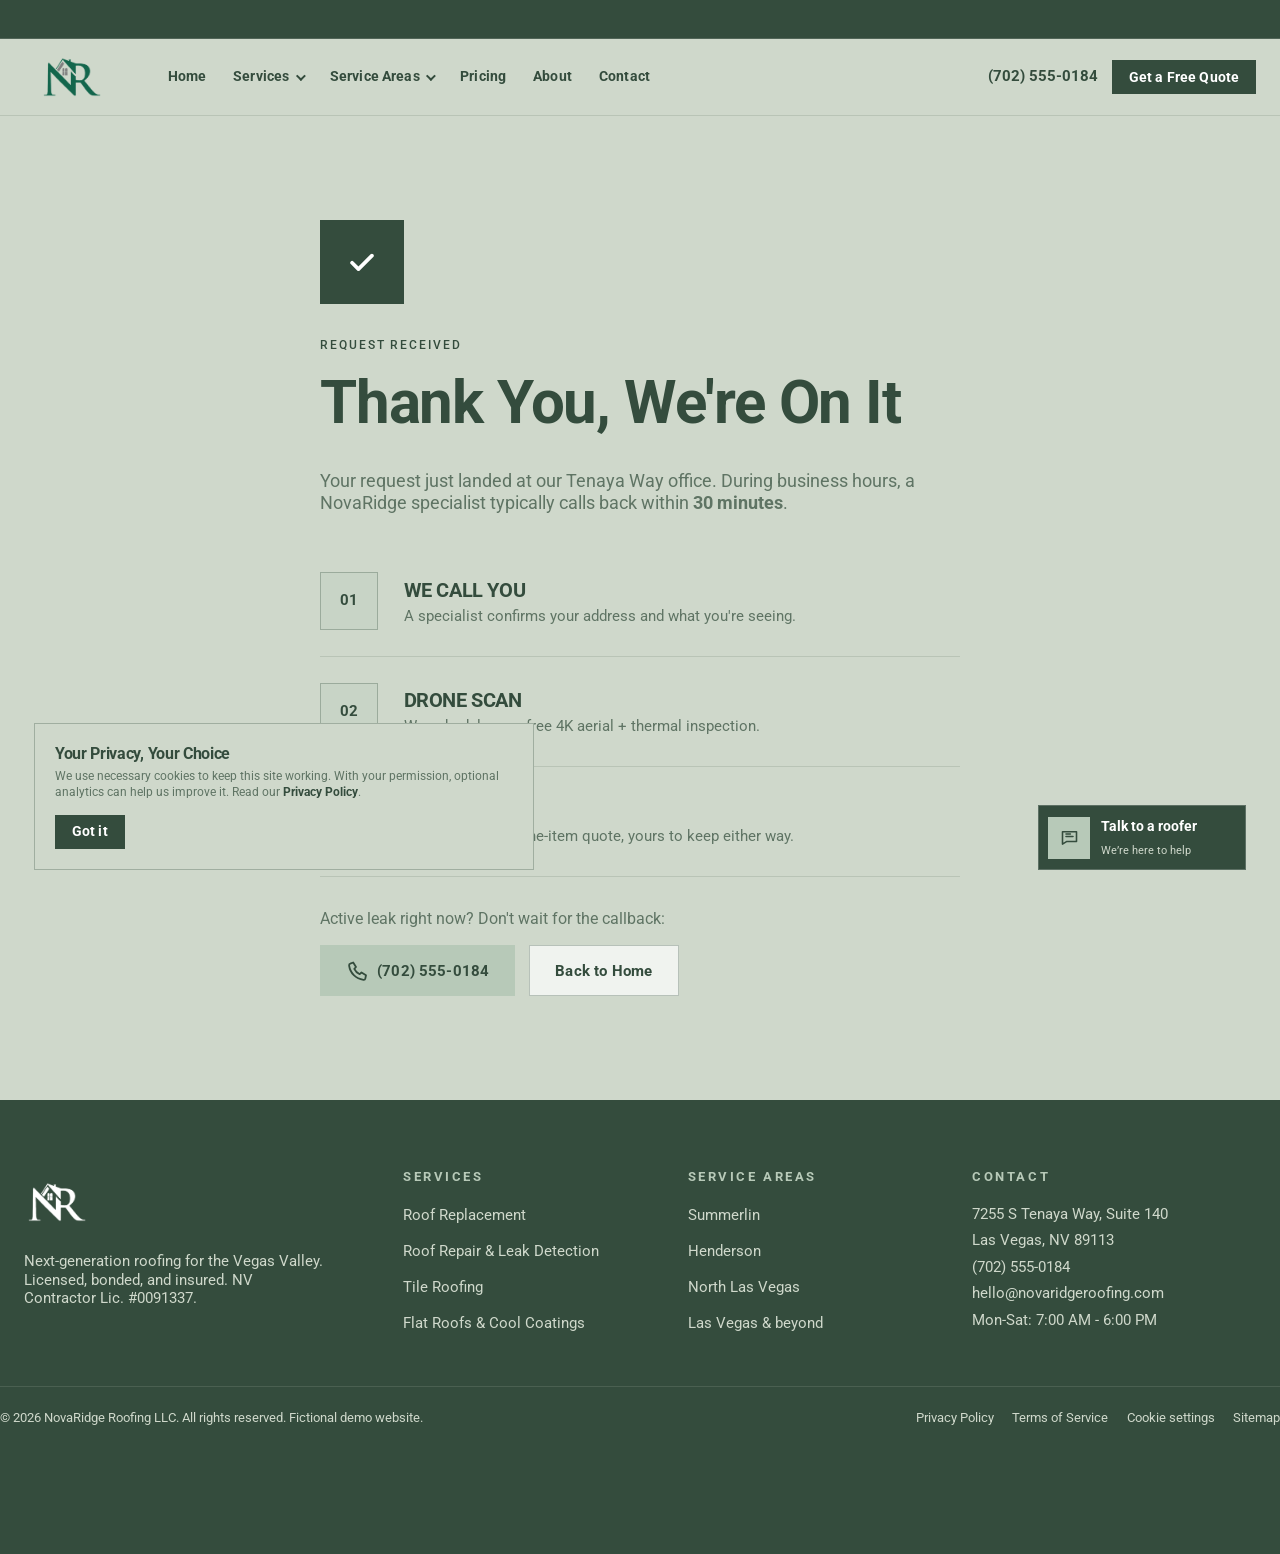
<file: thank-you/index.html>
<!DOCTYPE html>
<html lang="en">
<head>
<meta charset="utf-8">
<meta name="viewport" content="width=device-width, initial-scale=1">
<title>Thank You, Request Received | NovaRidge Roofing</title>
<meta name="description" content="Your request has been received. A NovaRidge Roofing specialist will call you back shortly.">
<meta name="robots" content="noindex">
<link rel="canonical" href="https://philderev.github.io/roofing-template/thank-you/">
<meta name="theme-color" content="#CFD8CB">
<link rel="icon" href="../assets/img/nrr-2.png" type="image/png">
<link rel="apple-touch-icon" href="../assets/img/nrr.png">
<meta property="og:type" content="website">
<meta property="og:site_name" content="NovaRidge Roofing">
<meta property="og:title" content="Thank You, Request Received | NovaRidge Roofing">
<meta property="og:description" content="Your request has been received. A NovaRidge Roofing specialist will call you back shortly.">
<meta property="og:url" content="https://philderev.github.io/roofing-template/thank-you/">
<meta property="og:image" content="https://philderev.github.io/roofing-template/assets/img/nrr.png">
<meta property="og:image:secure_url" content="https://philderev.github.io/roofing-template/assets/img/nrr.png">
<meta property="og:image:type" content="image/png">
<meta property="og:image:width" content="3231">
<meta property="og:image:height" content="2550">
<meta property="og:image:alt" content="NovaRidge Roofing logo">
<meta name="twitter:card" content="summary">
<link rel="preload" href="../assets/fonts/roboto-400.ttf" as="font" type="font/ttf" crossorigin>
<style>/* NOVARIDGE ROOFING , design system
   Palette: Sage Hint · Mint · Sage · Moss · Evergreen */
@font-face{font-family:"Roboto";src:url("../assets/fonts/roboto-400.ttf") format("truetype");font-style:normal;font-weight:400;font-display:swap}
@font-face{font-family:"Roboto";src:url("../assets/fonts/roboto-500.ttf") format("truetype");font-style:normal;font-weight:500;font-display:swap}
@font-face{font-family:"Roboto";src:url("../assets/fonts/roboto-700.ttf") format("truetype");font-style:normal;font-weight:700;font-display:swap}
:root{
  --bg:#CFD8CB;--bg-warm:#B7C9B8;--bg-sun:#B7C9B8;
  --card:#ffffff;--foot:#344C3D;--foot-2:#293D31;
  --ink:#344C3D;--muted:#5F7464;--inv:#F4F6F3;--inv-muted:#CFD8CB;
  --green:#344C3D;--green-2:#738A6E;--lime:#8EA58E;--yellow:#8EA58E;--yellow-2:#738A6E;
  --line:rgba(52,76,61,.14);--line2:rgba(52,76,61,.3);
  --grad:#344C3D;
  --grad-text:#344C3D;
  --r:0;--maxw:1480px;
  --shadow:none;
  --shadow-lg:0 20px 44px rgba(52,76,61,.18);
  --font-body:"Roboto","Segoe UI",Arial,sans-serif;
  --font-display:"Roboto","Segoe UI",Arial,sans-serif;
  --ease:cubic-bezier(.22,.61,.2,1);
}
*,*::before,*::after{box-sizing:border-box}
html{scroll-behavior:smooth;scroll-padding-top:96px;-webkit-text-size-adjust:100%;overflow-x:clip}
@media(prefers-reduced-motion:reduce){html{scroll-behavior:auto}*,*::before,*::after{animation-duration:.001s!important;transition-duration:.001s!important}}
picture{display:block;overflow:hidden;border-radius:var(--r)}
picture img{display:block;transition:transform .65s var(--ease)}
@media(hover:hover) and (pointer:fine){picture:hover img{transform:scale(1.06)}}
body{margin:0;background:var(--bg);color:var(--ink);font:400 1rem/1.7 var(--font-body);text-rendering:optimizeLegibility;-webkit-font-smoothing:antialiased}
img,svg,video{max-width:100%;height:auto;display:block}
a{color:var(--green);text-decoration:none}
a:hover{text-decoration:underline}
::selection{background:rgba(142,165,142,.55);color:#344C3D}
:focus-visible{outline:2px solid var(--green);outline-offset:3px}
h1,h2,h3,h4{font-family:var(--font-display);line-height:1.16;margin:0 0 .55em;font-weight:700;letter-spacing:-.02em;text-wrap:balance}
h1{font-size:clamp(2.25rem,5.2vw,3.75rem);text-transform:capitalize}
h2{font-size:clamp(1.75rem,3.5vw,2.5rem);text-transform:capitalize}
h3{font-size:1.25rem;line-height:1.3}
p{margin:0 0 1em;line-height:1.25!important}
.wrap{max-width:var(--maxw);margin:0 auto;padding:0 clamp(14px,2vw,24px)}
.kicker{display:inline-flex;align-items:center;font-family:var(--font-display);font-size:.75rem;font-weight:500;letter-spacing:.16em;text-transform:uppercase;color:var(--green);margin-bottom:1.3em}
.cta-card .kicker{color:#B7C9B8}
.grad-text{background:var(--grad-text);-webkit-background-clip:text;background-clip:text;color:transparent}
.muted{color:var(--muted)}
section{padding:clamp(56px,9vw,104px) 0;position:relative;overflow:clip}
.section-head{max-width:660px;margin-bottom:clamp(28px,4vw,48px)}
.section-head.split{display:flex;max-width:none;flex-wrap:wrap;gap:1.5rem;align-items:flex-end;justify-content:space-between}
.section-head.split>p{max-width:44ch;border-left:3px solid var(--yellow);padding-left:1rem;margin:0}
.alt-band{background:var(--bg-warm);border-block:1px solid var(--line)}

/* skip link */
.skip{position:absolute;left:-999px;top:8px;z-index:100;background:var(--green);color:#fff;padding:.6em 1em;font-weight:700}
.skip:focus{left:8px}

/* header */
.announcement{position:relative;z-index:51;background:var(--green);color:#fff;border-bottom:1px solid rgba(255,255,255,.14)}
.announcement .wrap{min-height:38px;text-align:center;font-size:.8rem;line-height:1.35}
.announcement-rotator{position:relative;height:38px;overflow:hidden}
.announcement-item{position:absolute;inset:0;display:flex;align-items:center;justify-content:center;gap:12px;opacity:0;transform:translateY(12px);animation:announcement-cycle 10s ease-in-out infinite}
.announcement-item:nth-child(2){animation-delay:5s}
.announcement strong{font-weight:700}
.announcement a{color:#fff;font-weight:700;text-decoration:underline;text-underline-offset:3px;white-space:nowrap}
.announcement a:hover{color:var(--bg-warm)}
@keyframes announcement-cycle{0%{opacity:0;transform:translateY(12px)}4%,46%{opacity:1;transform:none}50%,100%{opacity:0;transform:translateY(-12px)}}
@media(prefers-reduced-motion:reduce){.announcement-item{animation:none;opacity:1;transform:none}.announcement-item:nth-child(2){display:none}}
.site-head{position:sticky;top:0;z-index:50;background:var(--bg);border-bottom:1px solid var(--line)}
.nav-bar{position:relative;display:flex;align-items:center;gap:20px;min-height:76px}
.brand{display:flex;align-items:center;color:var(--ink);flex:none}
.brand:hover{text-decoration:none}
.brand-logo{width:96px;height:64px;object-fit:contain;display:block}
nav.main{margin-left:16px}
nav.main ul{list-style:none;display:flex;gap:4px;margin:0;padding:0;align-items:center}
nav.main a,.drop-btn{display:block;padding:.55em .8em;color:var(--ink);font:600 .9rem/1.4 var(--font-display);letter-spacing:.01em;background:none;border:0;cursor:pointer;white-space:nowrap;position:relative}
nav.main a:hover,.drop-btn:hover{background:rgba(183,201,184,.4);text-decoration:none}
nav.main a[aria-current=page]{color:var(--green);background:rgba(183,201,184,.22);text-decoration:none}
nav.main a[aria-current=page]::after{content:"";position:absolute;left:50%;bottom:2px;width:24px;height:3px;background:var(--green);transform:translateX(-50%)}
.has-drop{position:relative}
.drop-btn::after{content:"";display:inline-block;margin-left:.45em;width:7px;height:7px;border-right:2px solid currentColor;border-bottom:2px solid currentColor;transform:rotate(45deg) translateY(-2px)}
.drop{position:absolute;top:calc(100% + 6px);left:0;min-width:240px;background:var(--card);border:1px solid var(--line2);padding:8px;opacity:0;visibility:hidden;transform:translateY(6px);transition:.18s}
.has-drop:hover .drop,.has-drop:focus-within .drop,.has-drop.open .drop{opacity:1;visibility:visible;transform:none}
.drop a{padding:.6em .8em;font-weight:500}
.drop a:hover{background:var(--bg-warm)}
.head-cta{display:flex;align-items:center;gap:14px}
.head-cta{margin-left:auto}
.phone-link{font-weight:700;font-size:.95rem;color:var(--ink);white-space:nowrap}
.phone-link:hover{color:var(--green);text-decoration:none}
.btn{display:inline-flex;align-items:center;justify-content:center;gap:.5em;padding:.9em 1.7em;font:600 .94rem/1.2 var(--font-display);letter-spacing:.01em;border:0;cursor:pointer;transition:outline-color .2s var(--ease),background-color .2s;outline:2px solid transparent;outline-offset:2px;white-space:nowrap}
.btn:hover{text-decoration:none}
.btn-primary{background:#344C3D;color:#fff}
.btn-primary:hover{background:#293D31;outline-color:#344C3D}
.btn-yellow{background:#B7C9B8;color:#344C3D}
.btn-yellow:hover{background:#8EA58E;outline-color:#738A6E}
.btn-ghost{background:rgba(255,255,255,.7);color:var(--ink);border:1px solid var(--line2)}
.btn-ghost:hover{border-color:var(--green);color:var(--green);background:#fff}
.hero .btn-ghost,.sub-hero .btn-ghost{background:rgba(207,216,203,.12);color:#fff;border-color:rgba(207,216,203,.4)}
.hero .btn-ghost:hover,.sub-hero .btn-ghost:hover{background:rgba(207,216,203,.22);color:#fff;border-color:var(--yellow)}
.btn-sm{padding:.62em 1.2em;font-size:.88rem}
.nav-toggle{display:none;margin-left:auto;background:none;border:1px solid var(--line2);padding:9px 11px;cursor:pointer}
.nav-toggle span{display:block;width:20px;height:2px;background:var(--ink);margin:4px 0;transition:.2s}

/* hero (home) */
.hero{position:relative;min-height:min(92svh,880px);display:flex;align-items:center;overflow:hidden;padding:110px 0 90px;isolation:isolate}
.hero .wrap{width:100%}
.hero-media{position:absolute;inset:0;z-index:-2}
.hero-media video,.hero-media img{width:100%;height:100%;object-fit:cover}
.hero-media::after{content:"";position:absolute;inset:0;background:rgba(41,61,49,.62)}
.hero-inner{max-width:760px;color:#fff}
.hero-layout,.sub-hero-layout{display:grid;grid-template-columns:minmax(0,1.15fr) minmax(340px,.85fr);gap:clamp(32px,6vw,80px);align-items:center}
.sub-hero-layout{grid-template-columns:minmax(0,1fr) minmax(460px,1fr);align-items:start}
.hero-form{padding:clamp(20px,2.5vw,28px);max-width:480px;justify-self:end;width:100%}
.sub-hero-layout .hero-form{max-width:560px}
.hero-form h2{font-size:1.15rem;margin-bottom:.3em;color:var(--ink)}
.hero-form>p{font-size:.82rem;color:var(--muted);margin:0 0 14px}
.hero-form .f-field{margin-bottom:9px}
.hero-form .sms-consent{font-size:.67rem;margin-bottom:12px}
.hero-form .btn{width:100%}
.hero-status{display:inline-flex;align-items:center;gap:.6rem;font-size:.8rem;font-weight:600;letter-spacing:.16em;text-transform:uppercase;color:#B7C9B8;margin-bottom:1.5rem}
.pulse{position:relative;width:9px;height:9px;background:#B7C9B8}
.hero .grad-text,.sub-hero .grad-text{background:#B7C9B8;-webkit-background-clip:text;background-clip:text;color:transparent}
.hero p.lede{font-size:clamp(1.02rem,2vw,1.2rem);color:#CFD8CB;max-width:560px;border-left:3px solid var(--yellow);padding-left:1.1rem}
.hero-ctas{display:flex;gap:14px;flex-wrap:wrap;margin:1.7em 0 2.3em}

/* sub-hero (subpages) */
.sub-hero{position:relative;padding:clamp(76px,10vw,120px) 0 clamp(44px,6vw,70px);overflow:hidden;color:#fff;background:#344C3D}
.sub-hero .lede{color:#CFD8CB!important}
.crumbs{font-size:.84rem;color:#CFD8CB;margin-bottom:1.4em}
.crumbs a{color:#CFD8CB}
.crumbs a:hover{color:var(--yellow)}
.crumbs span[aria-current]{color:#fff}

/* trust bar */
.trust{border-block:1px solid rgba(52,76,61,.12);background:var(--bg-sun);padding:20px 0;overflow:hidden}
.trust-track{display:flex;width:max-content;animation:trust-marquee 28s linear infinite;will-change:transform}
.trust-row{display:flex;gap:clamp(36px,5vw,76px);align-items:center;padding:0 clamp(18px,2.5vw,38px);flex:none}
.trust-item{display:flex;align-items:center;font:600 .8rem/1.2 var(--font-display);letter-spacing:.08em;text-transform:uppercase;color:#344C3D;white-space:nowrap}
.stars{color:#344C3D;letter-spacing:2px}
@keyframes trust-marquee{to{transform:translateX(-25%)}}
@media(hover:hover){.trust:hover .trust-track{animation-play-state:paused}}
@media(prefers-reduced-motion:reduce){.trust{overflow-x:auto}.trust-track{animation:none}.trust-row[aria-hidden=true]{display:none}}

/* cards */
.grid-3{display:grid;grid-template-columns:repeat(3,1fr);gap:20px}
.grid-4{display:grid;grid-template-columns:repeat(4,1fr);gap:20px}
.grid-2{display:grid;grid-template-columns:repeat(2,1fr);gap:20px}
.card{background:var(--card);border:1px solid var(--line);border-radius:var(--r);padding:28px;position:relative;overflow:hidden;transition:transform .35s var(--ease),border-color .35s,box-shadow .35s}
.card::before{content:"";position:absolute;inset:0 0 auto;height:3px;background:var(--grad);opacity:0;transition:.25s}
a.card{color:var(--ink);display:block}
a.card:hover{text-decoration:none}
.card:hover{transform:translateY(-6px);border-color:rgba(52,76,61,.35);box-shadow:var(--shadow-lg)}
.card:hover::before{opacity:1}
.card .icon{width:54px;height:54px;display:grid;place-items:center;background:rgba(183,201,184,.35);border:1px solid rgba(52,76,61,.2);margin-bottom:18px;transition:.3s var(--ease)}
.card:hover .icon{background:var(--grad);transform:rotate(-6deg) scale(1.06)}
.card:hover .icon svg path,.card:hover .icon svg circle{stroke:#fff}
.card h3{margin-bottom:.4em}
.card p{color:var(--muted);font-size:.94rem;margin:0}
.card .go{display:inline-block;margin-top:16px;font-weight:700;font-size:.88rem;color:var(--green)}

/* image-led service overview */
.service-intro{max-width:760px}
.service-intro h2{max-width:15ch}
.service-intro .muted{max-width:62ch;margin-top:1rem}
.service-card-grid{display:grid;grid-template-columns:repeat(4,minmax(0,1fr));gap:clamp(14px,1.5vw,24px)}
.service-card{display:grid;grid-template-columns:1fr;grid-template-rows:210px 1fr;min-height:500px;background:var(--card);color:var(--ink);border:1px solid var(--line);border-radius:var(--r);overflow:hidden;transition:transform .35s var(--ease),box-shadow .35s,border-color .35s}
.service-card:hover{text-decoration:none;transform:translateY(-6px);border-color:rgba(52,76,61,.35);box-shadow:var(--shadow-lg)}
.service-card-media{position:relative;display:block;min-height:0;overflow:hidden;background:#d6ddd3}
.service-card-media picture{display:block;height:100%;border-radius:0}
.service-card-media img{width:100%;height:100%;object-fit:cover;border-radius:0;transition:transform .6s var(--ease)}
.service-card:hover .service-card-media img{transform:scale(1.045)}
.service-number{position:absolute;top:18px;left:18px;display:grid;place-items:center;width:46px;height:46px;background:rgba(255,255,255,.92);font-size:.76rem;font-weight:800;letter-spacing:.08em;color:var(--green)}
.service-card-body{display:flex;flex-direction:column;padding:clamp(24px,3vw,36px)}
.service-label{display:flex;align-items:center;gap:.55rem;margin-bottom:1.35rem;color:var(--green);font-size:.72rem;font-weight:800;letter-spacing:.1em;text-transform:uppercase}
.service-label svg{width:20px;height:20px;flex:none}
.service-card h3{font-size:clamp(1.25rem,1.7vw,1.65rem);margin:0 0 .65rem}
.service-card p{color:var(--muted);font-size:.94rem;margin:0;line-height:1.7}
.service-card .go{display:flex;align-items:center;justify-content:space-between;margin-top:auto;padding-top:1.4rem;border-top:1px solid var(--line);color:var(--green);font-size:.84rem;font-weight:800}
.service-card .go span{font-size:1.15rem;transition:transform .25s var(--ease)}
.service-card:hover .go span{transform:translateX(4px)}

/* about preview / photo layouts */
.about-grid{display:grid;grid-template-columns:1.02fr 1fr;gap:clamp(28px,5vw,64px);align-items:center}
.about-media{position:relative}
.about-media img{border-radius:var(--r);aspect-ratio:4/4.7;object-fit:cover;width:100%;box-shadow:var(--shadow)}
.float-chip{position:absolute;display:flex;align-items:center;gap:.8rem;background:#fff;border:1px solid var(--line2);padding:.85rem 1.15rem}
.float-chip .ico{width:40px;height:40px;background:var(--green);display:grid;place-items:center;flex:none}
.float-chip .ico svg{width:20px;height:20px}
.float-chip b{display:block;font-size:1.05rem;line-height:1.1}
.float-chip span{font-size:.72rem;color:var(--muted);letter-spacing:.06em;text-transform:uppercase}
.chip-tr{top:1.4rem;right:-1rem}
.chip-bl{bottom:2.2rem;left:-1.2rem}
.checklist{list-style:none;margin:1.4em 0 0;padding:0;display:grid;gap:14px}
.checklist li{display:flex;gap:13px;align-items:flex-start;color:var(--muted)}
.checklist li b{color:var(--ink)}
.checklist svg{flex:none;margin-top:3px}
.mini-stats{display:grid;grid-template-columns:repeat(3,1fr);gap:1.4rem;margin-top:2rem}
.mini-stats b{font-size:clamp(1.6rem,2.6vw,2.2rem);display:block;line-height:1;margin-bottom:6px;letter-spacing:-.02em;background:var(--grad-text);-webkit-background-clip:text;background-clip:text;color:transparent}
.mini-stats span{display:block;font-size:.8rem;line-height:1.25;color:var(--muted)}
.why-grid{align-items:start}
.why-media{display:grid;grid-template-columns:1fr 1fr;gap:1.2rem;margin-top:43px;padding:8px;border:1px solid var(--line2)}
.why-media img{border-radius:var(--r);width:100%;object-fit:cover;aspect-ratio:4/3.4;box-shadow:var(--shadow)}
.why-media picture:first-child{grid-column:1/-1}
.why-media picture:first-child img{aspect-ratio:16/8.2}

/* projects */
.proj-grid{display:grid;grid-template-columns:1fr 1fr;gap:1.5rem}
.proj{position:relative;border-radius:var(--r);overflow:hidden;display:block;box-shadow:var(--shadow)}
.proj img{aspect-ratio:16/10.5;object-fit:cover;width:100%;transition:transform .8s var(--ease)}
.proj:hover img{transform:scale(1.06)}
.proj-info{position:absolute;inset:auto 0 0;padding:1.4rem;background:rgba(41,61,49,.92)}
.proj-info time{font-size:.76rem;color:var(--yellow);letter-spacing:.16em;text-transform:uppercase}
.proj-info h3{font-size:1.24rem;text-transform:uppercase;margin:.3rem 0 0;color:#fff}
.proj-tags{position:absolute;top:1.1rem;right:1.1rem;display:flex;gap:.5rem}
.proj-tags span{font-size:.68rem;font-weight:600;letter-spacing:.1em;text-transform:uppercase;background:rgba(207,216,203,.92);border:1px solid rgba(52,76,61,.15);color:#344C3D;padding:.32rem .7rem}

/* tech panel (sticky sidebars) */
.tech-panel{background:var(--card);border:1px solid var(--line2);padding:clamp(22px,3vw,36px);position:relative;overflow:hidden}
.tech-rows{display:grid;gap:12px;margin-top:6px}
.tech-row{display:flex;justify-content:space-between;gap:14px;padding:13px 16px;background:var(--bg);border:1px solid var(--line);font-size:.92rem}
.tech-row b{color:var(--green);font-weight:700;white-space:nowrap}

/* process */
.steps{counter-reset:s}
.step{counter-increment:s;display:grid;grid-template-columns:auto 1fr;gap:1.6rem;align-items:center;padding:1.6rem 0;border-bottom:1px solid var(--line);transition:padding-left .35s var(--ease),background .35s}
.step:hover{padding-left:1rem;background:rgba(183,201,184,.3)}
.step-num{font-size:.95rem;font-weight:700;color:var(--green);width:58px;height:58px;display:grid;place-items:center;border:1px solid var(--line2);background:rgba(183,201,184,.3)}
.step-num::before{content:"0" counter(s)}
.step h3{font-size:1.25rem;text-transform:uppercase;margin:0 0 .2em}
.step p{color:var(--muted);font-size:.95rem;margin:0;max-width:62ch}

/* areas */
.area-flex{display:grid;grid-template-columns:1fr 1fr;gap:clamp(28px,5vw,60px);align-items:center}
.map-panel{background:var(--card);border:1px solid var(--line2);padding:14px;overflow:hidden}
.map-panel iframe{display:block;width:100%;height:400px;border:0;background:#F4F6F3}
.area-list{display:grid;grid-template-columns:1fr 1fr;gap:12px;margin-top:1.4em}
.area-chip{display:flex;align-items:center;padding:13px 16px;background:var(--card);border:1px solid var(--line);color:var(--ink);font-weight:600;font-size:.93rem;transition:.2s var(--ease)}
.area-chip:hover{border-color:var(--green);text-decoration:none;transform:translateY(-3px);color:var(--green)}

/* reviews */
.review-marquee{overflow:hidden}
.review-marquee.rv:not(.in){transform:none}
.review-grid{display:flex;width:max-content;gap:20px}
.review-card{background:var(--card);border:1px solid var(--line);padding:24px 22px 18px;display:flex;flex-direction:column;gap:16px}
.review-grid .review-card{width:calc((min(100vw - 48px,1432px) - 60px)/4);flex:none}
.review-card p{color:var(--ink);font-size:.92rem;line-height:1.55;margin:0;flex:1}
.reviewer{display:flex;align-items:center;gap:12px;order:-2}
.avatar{width:40px;height:40px;display:grid;place-items:center;flex:none;font-weight:700;background:var(--green-2);color:#fff;font-size:.9rem}
.review-card:nth-child(even) .avatar{background:var(--green);color:#fff}
.reviewer b{display:block;font-size:.9rem;line-height:1.35;color:var(--ink)}
.reviewer span{display:block;font-size:.76rem;line-height:1.4;color:var(--muted);margin-top:3px}
.review-card>.stars{order:-1;color:var(--yellow-2);font-size:.9rem;line-height:1;letter-spacing:2px}
.review-foot{display:flex;align-items:center;justify-content:space-between;gap:16px;border-top:1px solid var(--line);padding-top:14px;margin-top:2px;font-size:.76rem;color:var(--muted)}
.review-foot a{font-weight:600;color:var(--green);white-space:nowrap}
.review-marquee.in .review-grid{animation:reviews-scroll 38s linear infinite}
.review-marquee:hover .review-grid{animation-play-state:paused}
@keyframes reviews-scroll{to{transform:translateX(calc(-50% - 10px))}}
@media(prefers-reduced-motion:reduce){.review-marquee.in .review-grid{animation:none}}

/* faq */
.faq-grid{display:grid;grid-template-columns:minmax(0,1fr) minmax(0,1fr);gap:clamp(1.5rem,3vw,2.75rem);align-items:start}
.faq-media{width:100%;max-width:none;justify-self:end;align-self:start;margin-top:42px;padding:8px;border:1px solid var(--line2)}
.faq-media img{border-radius:var(--r);aspect-ratio:4/3.4;object-fit:cover;width:100%;box-shadow:var(--shadow)}
.faq details,.faq-grid details{border:1px solid var(--line);background:var(--card);margin-bottom:12px;overflow:hidden;transition:border-color .3s}
.faq{max-width:820px}
details[open]{border-color:var(--line2)}
.faq summary,.faq-grid summary{cursor:pointer;padding:17px 20px;font-weight:600;list-style:none;display:flex;justify-content:space-between;gap:16px;align-items:center}
summary::-webkit-details-marker{display:none}
summary .plus{flex:none;width:28px;height:28px;position:relative;border:1px solid var(--line);background:rgba(183,201,184,.3);transition:.3s var(--ease)}
summary .plus::before,summary .plus::after{content:"";position:absolute;inset:0;margin:auto;background:var(--green)}
summary .plus::before{width:12px;height:2px}
summary .plus::after{width:2px;height:12px;transition:transform .3s var(--ease)}
details[open] summary .plus{background:var(--grad);border-color:transparent}
details[open] summary .plus::before,details[open] summary .plus::after{background:#fff}
details[open] summary .plus::after{transform:rotate(90deg)}
.faq-a{padding:0 20px 18px;color:var(--muted);font-size:.95rem}

/* pricing */
.price-card{position:relative;background:var(--card);border:1px solid var(--line);padding:32px 28px;display:flex;flex-direction:column;transition:transform .3s var(--ease),border-color .3s,box-shadow .3s}
.price-card:hover{transform:translateY(-6px);border-color:rgba(52,76,61,.4);box-shadow:var(--shadow-lg)}
.price-card.hot{border-color:rgba(52,76,61,.55);box-shadow:0 0 0 3px rgba(183,201,184,.5)}
.price-card .tag{position:absolute;top:-13px;left:50%;transform:translateX(-50%);white-space:nowrap;background:#B7C9B8;color:#344C3D;font-size:.72rem;font-weight:700;letter-spacing:.12em;text-transform:uppercase;padding:.4em 1em}
.price-card h3{font-size:1.1rem;text-transform:uppercase}
.price{font-size:2.1rem;font-weight:700;margin:.2em 0 .1em;letter-spacing:-.02em}
.price small{font-size:.85rem;color:var(--muted);font-weight:500}
.price-card ul{list-style:none;padding:1.2em 0 0;margin:.6em 0 1.6em;display:grid;gap:10px;flex:1;border-top:1px solid var(--line)}
.price-card li{display:flex;gap:10px;font-size:.92rem;color:var(--muted)}
.price-card li::before{content:"";width:8px;height:2px;background:var(--green);flex:none;margin-top:11px}
.price-card .btn{width:100%}

/* cta band + form */
.cta-band{padding:clamp(56px,9vw,104px) 0}
.cta-card{position:relative;overflow:hidden;padding:clamp(28px,5vw,60px);color:#fff;background:#344C3D}
.cta-card .inner{position:relative;display:grid;grid-template-columns:1fr 1fr;gap:clamp(30px,5vw,70px);align-items:start}
.cta-card .inner>div:first-child{display:flex;flex-direction:column;align-self:stretch}
.cta-card .inner>div:first-child .big-phone{margin-top:auto}
.cta-visual{height:clamp(240px,28vw,410px);margin:24px 0;overflow:hidden;border:1px solid rgba(207,216,203,.35)}
.cta-visual picture,.cta-visual img{width:100%;height:100%}
.cta-visual img{object-fit:cover}
.cta-card .muted{color:#CFD8CB}
.big-phone{display:inline-flex;align-items:center;justify-content:center;gap:12px;margin-top:1.2em;padding:.75em 1.4em;background:#B7C9B8;color:#344C3D;font-size:clamp(1.15rem,2.4vw,1.4rem);font-weight:700;outline:2px solid transparent;outline-offset:2px;transition:outline-color .2s var(--ease),background-color .2s}
.big-phone:hover{background:#8EA58E;color:#293D31;outline-color:#738A6E;text-decoration:none}
.cta-card .big-phone+p{text-align:center}
.lead-form{background:var(--bg);border:1px solid rgba(255,255,255,.25);padding:clamp(22px,3vw,34px);color:var(--ink)}
.lead-form h3{margin-bottom:1em;text-transform:uppercase}
.f-row{display:grid;grid-template-columns:1fr 1fr;gap:12px}
.f-field{margin-bottom:12px}
.f-field label{display:block;font-size:.78rem;font-weight:700;letter-spacing:.06em;color:var(--muted);margin-bottom:6px;text-transform:uppercase}
.f-field input,.f-field select,.f-field textarea{width:100%;padding:.8em 1em;background:#fff;border:1px solid var(--line2);color:var(--ink);font:inherit;font-size:.95rem}
.f-field input:focus,.f-field select:focus,.f-field textarea:focus{outline:none;border-color:var(--green);box-shadow:0 0 0 3px rgba(115,138,110,.2)}
.form-note{font-size:.8rem;color:var(--muted);margin:10px 0 0}
.sms-consents{border:0;padding:0;margin:6px 0 16px;min-width:0}
.sms-consents legend{padding:0;margin:0 0 8px;color:var(--ink);font-size:.78rem;font-weight:700;text-transform:uppercase;letter-spacing:.06em}
.sms-consent{display:flex;align-items:flex-start;gap:10px;margin:0 0 11px;color:var(--muted);font-size:.76rem;line-height:1.5;cursor:pointer}
.sms-consent input{width:17px;height:17px;flex:0 0 17px;margin:2px 0 0;accent-color:var(--green)}
.consent-note{font-size:.72rem;color:var(--muted);margin:0!important}
.form-legal{display:flex;justify-content:center;gap:10px;margin:14px 0 0;font-size:.8rem}
.form-legal a{color:var(--green-dark);font-weight:600;text-decoration:underline;text-underline-offset:2px}
.form-legal span{color:var(--line2)}
.form-consent{font-size:.72rem;line-height:1.5}
.form-consent a{font-weight:600}
.form-ok{display:none;padding:14px 18px;border:1px solid rgba(52,76,61,.4);background:rgba(115,138,110,.12);color:var(--green);font-weight:600;margin-top:14px}

/* footer */
.site-foot{background:var(--foot);color:var(--inv);padding:clamp(44px,6vw,70px) 0 0}
.site-foot .brand{color:var(--inv)}
.site-foot .brand-logo{filter:brightness(0) invert(1);transform:translateX(-15px);margin-right:-15px}
.foot-grid{display:grid;grid-template-columns:1.4fr 1fr 1fr 1.2fr;gap:clamp(24px,4vw,48px)}
.foot-grid h4{font-size:.8rem;letter-spacing:.2em;text-transform:uppercase;color:#B7C9B8;margin-bottom:1.2em}
.foot-grid ul{list-style:none;margin:0;padding:0;display:grid;gap:9px}
.foot-grid a{color:var(--inv-muted);font-size:.92rem}
.foot-grid a:hover{color:#B7C9B8}
.foot-about p{color:var(--inv-muted);font-size:.92rem;max-width:300px}
address{font-style:normal;color:var(--inv-muted);font-size:.92rem;line-height:1.8}
address a{color:var(--inv)}
.foot-bottom{margin-top:clamp(30px,5vw,50px);border-top:1px solid rgba(207,216,203,.14);padding:20px 0 clamp(96px,12vw,124px);display:flex;justify-content:space-between;gap:14px;flex-wrap:wrap;font-size:.82rem;color:var(--inv-muted)}
.foot-bottom a{color:var(--inv-muted)}
.foot-bottom a:hover{color:#B7C9B8}
.foot-legal{display:flex;gap:1.4em;flex-wrap:wrap}
.cookie-settings{border:0;padding:0;background:none;color:var(--inv-muted);font:inherit;cursor:pointer}.cookie-settings:hover{color:#B7C9B8}

/* floating contact */
.contact-float{position:fixed;right:clamp(16px,3vw,34px);bottom:clamp(16px,3vw,30px);z-index:90;display:flex;flex-direction:column;align-items:flex-end;gap:12px}
.contact-trigger{min-width:208px;display:flex;align-items:center;gap:11px;padding:9px 14px 9px 9px;border:1px solid rgba(255,255,255,.2);background:#344C3D;color:#fff;font:inherit;text-align:left;cursor:pointer;transition:transform .25s var(--ease),background .25s}
.contact-trigger:hover{transform:translateY(-3px);background:#293D31}
.contact-trigger-icon{width:42px;height:42px;display:grid;place-items:center;background:#B7C9B8;color:#344C3D;flex:none}
.contact-trigger svg,.contact-actions svg{width:21px;height:21px;fill:none;stroke:currentColor;stroke-width:1.8;stroke-linecap:round;stroke-linejoin:round}
.contact-trigger b,.contact-trigger small{display:block}.contact-trigger b{font-size:.9rem}.contact-trigger small{font-size:.7rem;color:#CFD8CB;margin-top:1px}
.contact-close{display:none;width:19px;height:19px;position:relative;margin:0 4px 0 auto}
.contact-close::before,.contact-close::after{content:"";position:absolute;inset:9px 1px auto;height:2px;background:#fff;transform:rotate(45deg)}
.contact-close::after{transform:rotate(-45deg)}
.is-open .contact-trigger{min-width:58px;width:58px;height:58px;padding:0}.is-open .contact-trigger-icon,.is-open .contact-trigger-copy{display:none}.is-open .contact-close{display:block;margin:auto}
.contact-pop{width:min(392px,calc(100vw - 32px));overflow:hidden;border:1px solid rgba(52,76,61,.3);background:var(--bg);transform-origin:bottom right;animation:contact-in .25s var(--ease)}
.contact-pop-head{display:flex;align-items:center;gap:14px;padding:22px 20px;background:#344C3D;color:#fff}
.contact-pop-head strong,.contact-pop-head span{display:block}.contact-pop-head strong{font-size:.94rem}.contact-pop-head div>span{font-size:.72rem;color:#CFD8CB;margin-top:3px}
.contact-status{width:38px;height:38px;display:grid;place-items:center;background:rgba(255,255,255,.08);border:1px solid rgba(183,201,184,.2);flex:none}
.contact-status img{display:block;width:34px;height:34px;object-fit:contain;filter:brightness(0) invert(1)}
.contact-pop-body{padding:22px 20px 20px}.contact-pop-body>p{font-size:.88rem;line-height:1.6;color:var(--muted);margin:0 0 17px}
.contact-actions{display:grid;grid-template-columns:1fr 1fr;gap:11px}
.contact-actions a{display:flex;align-items:center;gap:11px;min-width:0;padding:14px 12px;border:1px solid var(--line2);background:#fff;color:var(--ink);transition:border-color .2s,transform .2s}
.contact-actions a>span:last-child{min-width:0}
.contact-actions a:hover{transform:translateY(-2px);border-color:var(--green);text-decoration:none}
.contact-actions .contact-email{grid-column:1/-1}.contact-icon{width:34px;height:34px;display:grid;place-items:center;background:rgba(183,201,184,.3);color:var(--green);flex:none}
.contact-actions b,.contact-actions small{display:block;overflow:hidden;text-overflow:ellipsis}.contact-actions b{font-size:.8rem;white-space:nowrap}.contact-actions small{font-size:.67rem;color:var(--muted);margin-top:3px;white-space:nowrap}
@keyframes contact-in{from{opacity:0;transform:translateY(10px) scale(.97)}}

/* cookie consent */
.cookie-banner{position:fixed;left:clamp(16px,3vw,34px);bottom:clamp(16px,3vw,30px);z-index:89;width:min(500px,calc(100vw - 32px));display:grid;gap:15px;padding:20px;border:1px solid rgba(52,76,61,.3);background:var(--bg);animation:cookie-in .35s var(--ease)}
.cookie-banner[hidden]{display:none}
.cookie-copy h2{font-size:1rem;margin:1px 0 5px}.cookie-copy p{font-size:.78rem;line-height:1.55;color:var(--muted);margin:0}.cookie-copy a{font-weight:600}
.cookie-actions{display:flex;align-items:center;gap:10px}
@keyframes cookie-in{from{opacity:0;transform:translateY(14px)}}

/* prose (subpages) */
.prose{max-width:800px}
.prose h2{margin-top:1.6em;font-size:clamp(1.3rem,2.4vw,1.7rem)}
.prose p,.prose li{color:#5F7464}
.prose ul{padding-left:1.2em}
.prose img{border-radius:var(--r);box-shadow:var(--shadow);margin:1.5em 0}
.legal .prose h2{font-size:1.25rem}
.legal .prose p,.legal .prose li{font-size:.96rem}
.updated{font-size:.85rem;color:var(--muted)}

/* service hero image strip */
.svc-hero-img{margin-top:clamp(-30px,-4vw,-50px);position:relative;z-index:2}
.svc-hero-img img{aspect-ratio:16/6.2;object-fit:cover;width:100%;border:4px solid var(--bg)}

/* thank-you */
.ty-hero{min-height:70svh;display:flex;align-items:center}
.ty-check{width:84px;height:84px;background:var(--green);display:grid;place-items:center;margin-bottom:1.6em}

/* reveal */
.rv:not(.in){opacity:0;transform:translateY(24px)}
.rv.in{animation:rv-in .7s var(--ease)}
@keyframes rv-in{from{opacity:0;transform:translateY(24px)}}
@media(prefers-reduced-motion:reduce){.rv:not(.in){opacity:1;transform:none}.rv.in{animation:none}}

/* responsive */
@media(max-width:1120px){
  .phone-link{display:none}
  .nav-bar{gap:12px}
}
@media(max-width:1020px){
  .review-grid .review-card{width:calc((100vw - 68px)/2)}
  .grid-4{grid-template-columns:1fr 1fr}
  .service-card-grid{grid-template-columns:repeat(2,minmax(0,1fr))}
  .service-card{grid-template-columns:1fr;min-height:0}.service-card-media{height:220px}
  .foot-grid{grid-template-columns:1fr 1fr}
}
@media(max-width:860px){
  .cta-card .inner>div:first-child .big-phone{margin-top:1.2em}
  .why-media{margin-top:0}
  .faq-media{max-width:100%;justify-self:stretch;margin-top:0}
  .nav-toggle{display:block}
  nav.main{position:fixed;inset:76px 0 auto;background:rgba(207,216,203,.99);border-bottom:1px solid var(--line2);padding:18px clamp(16px,4vw,28px) 26px;transform:translateY(-130%);transition:transform .25s;margin:0;max-height:calc(100svh - 76px);overflow:auto;box-shadow:var(--shadow-lg)}
  nav.main.open{transform:none}
  nav.main ul{flex-direction:column;align-items:stretch;gap:2px}
  nav.main a,.drop-btn{padding:.8em .6em;font-size:1.02rem;width:100%;text-align:left}
  nav.main a[aria-current=page]::after{left:.6em;bottom:3px;width:30px;transform:none}
  .drop{position:static;opacity:1;visibility:visible;transform:none;display:none;border:0;background:rgba(183,201,184,.18);box-shadow:none;margin:4px 0 8px}
  .has-drop.open .drop{display:block}
  .head-cta .btn{display:none}
  .grid-3,.grid-2,.proj-grid{grid-template-columns:1fr}
  .service-card-grid{grid-template-columns:1fr}
  .about-grid,.area-flex,.cta-card .inner,.faq-grid,.hero-layout,.sub-hero-layout{grid-template-columns:1fr}
  .hero-form{justify-self:start;max-width:620px}
  .chip-tr{right:.6rem}.chip-bl{left:-.4rem}
  .hero{min-height:78svh;padding:90px 0 70px}
}
@media(max-width:560px){
  .review-grid .review-card{width:calc(100vw - 28px)}
  .announcement .wrap{min-height:54px;font-size:.73rem}
  .announcement-rotator{height:54px}
  .announcement-item{gap:5px;flex-direction:column;padding:6px 0}
  .grid-4,.area-list,.f-row,.why-media{grid-template-columns:1fr}
  .service-card-media{height:190px}.service-card-body{padding:24px}
  .why-media img{aspect-ratio:16/9}
  .foot-grid{grid-template-columns:1fr}
  .phone-link{display:none}
  .trust-track{animation-duration:22s}
  .mini-stats{grid-template-columns:repeat(3,1fr);gap:.8rem}
  .contact-float{right:12px;bottom:12px}.contact-trigger-copy{display:none}.contact-trigger{min-width:58px;width:58px;height:58px;padding:8px}.contact-trigger-icon{width:40px;height:40px}.contact-pop{width:min(392px,calc(100vw - 24px))}.contact-actions{grid-template-columns:1fr}.contact-actions .contact-email{grid-column:auto}
  .cookie-banner{left:12px;bottom:82px;width:calc(100vw - 24px);padding:17px}.cookie-actions .btn{width:100%}
}
</style>
<noscript><style>.rv:not(.in){opacity:1;transform:none}</style></noscript>
<script type="application/ld+json">{"@context":"https://schema.org","@type":"RoofingContractor","@id":"https://philderev.github.io/roofing-template/#org","name":"NovaRidge Roofing","legalName":"NovaRidge Roofing LLC","url":"https://philderev.github.io/roofing-template/","logo":"https://philderev.github.io/roofing-template/assets/img/nrr-2.png","image":"https://philderev.github.io/roofing-template/assets/img/nrr.png","telephone":"+1-702-555-0184","email":"hello@novaridgeroofing.com","priceRange":"$$","address":{"@type":"PostalAddress","streetAddress":"7255 S Tenaya Way, Suite 140","addressLocality":"Las Vegas","addressRegion":"NV","postalCode":"89113","addressCountry":"US"},"geo":{"@type":"GeoCoordinates","latitude":36.0563,"longitude":-115.2493},"openingHoursSpecification":[{"@type":"OpeningHoursSpecification","dayOfWeek":["Monday","Tuesday","Wednesday","Thursday","Friday","Saturday"],"opens":"07:00","closes":"18:00"}],"areaServed":[{"@type":"City","name":"Las Vegas"},{"@type":"City","name":"Summerlin"},{"@type":"City","name":"Henderson"},{"@type":"City","name":"North Las Vegas"},{"@type":"City","name":"Spring Valley"},{"@type":"City","name":"Enterprise"},{"@type":"City","name":"Paradise"}],"sameAs":[]}</script>
<!-- GA4: paste gtag.js snippet here (G-XXXXXXXXXX) -->
<!-- GTM: paste container snippet here (GTM-XXXXXXX) -->
<!-- GHL: paste location tracking code here -->
</head>
<body>
<a class="skip" href="#main">Skip to content</a>
<aside class="announcement" aria-label="Announcement">
  <div class="wrap announcement-rotator">
    <div class="announcement-item"><strong>Free drone roof inspections across the Las Vegas Valley.</strong><a href="../contact/">Book yours today</a></div>
    <div class="announcement-item"><strong>Roof leak or storm damage? Same-week service is available.</strong><a href="../services/roof-repair/">Get roof help</a></div>
  </div>
</aside>
<header class="site-head">
  <div class="wrap nav-bar">
    <a class="brand" href="../" aria-label="NovaRidge Roofing, home"><img class="brand-logo" src="../assets/img/nrr-2.png" width="3231" height="2550" alt="NovaRidge Roofing"></a>
    <button class="nav-toggle" aria-label="Menu" aria-expanded="false" aria-controls="mainnav"><span></span><span></span><span></span></button>
    <nav class="main" id="mainnav" aria-label="Main">
      <ul>
        <li><a href="../">Home</a></li>
        <li class="has-drop"><button class="drop-btn" aria-expanded="false">Services</button>
          <div class="drop"><a href="../services/roof-replacement/">Roof Replacement</a><a href="../services/roof-repair/">Roof Repair & Leak Detection</a><a href="../services/tile-roofing/">Tile Roofing</a><a href="../services/flat-roof-coatings/">Flat Roofs & Cool Coatings</a></div>
        </li>
        <li class="has-drop"><button class="drop-btn" aria-expanded="false">Service Areas</button>
          <div class="drop"><a href="../service-areas/summerlin/">Summerlin</a><a href="../service-areas/henderson/">Henderson</a><a href="../service-areas/north-las-vegas/">North Las Vegas</a></div>
        </li>
        <li><a href="../pricing/">Pricing</a></li>
        <li><a href="../about/">About</a></li>
        <li><a href="../contact/">Contact</a></li>
      </ul>
    </nav>
    <div class="head-cta">
      <a class="phone-link" href="tel:+17025550184">(702) 555-0184</a>
      <a class="btn btn-primary btn-sm" href="../contact/">Get a Free Quote</a>
    </div>
  </div>
</header>
<main id="main">

<section class="ty-hero">
  <div class="wrap">
    <div class="rv" style="max-width:640px">
      <span class="ty-check"><svg width="34" height="34" viewBox="0 0 24 24" fill="none" aria-hidden="true"><path d="m5 12.5 4.5 4.5L19 7.5" stroke="#fff" stroke-width="2.6" stroke-linecap="round" stroke-linejoin="round"/></svg></span>
      <p class="kicker">Request received</p>
      <h1>Thank you, <span class="grad-text">we're on it</span></h1>
      <p class="lede muted" style="font-size:1.1rem">Your request just landed at our Tenaya Way office. During business hours, a NovaRidge specialist typically calls back within <b>30 minutes</b>.</p>
      <div class="steps" style="margin:2em 0">
        <div class="step"><span class="step-num" aria-hidden="true"></span><div><h3>We call you</h3><p>A specialist confirms your address and what you're seeing.</p></div></div>
        <div class="step"><span class="step-num" aria-hidden="true"></span><div><h3>Drone scan</h3><p>We schedule your free 4K aerial + thermal inspection.</p></div></div>
        <div class="step"><span class="step-num" aria-hidden="true"></span><div><h3>Your report</h3><p>Photo report and line-item quote, yours to keep either way.</p></div></div>
      </div>
      <p class="muted">Active leak right now? Don't wait for the callback:</p>
      <div style="display:flex;gap:14px;flex-wrap:wrap;margin-top:1em">
        <a class="btn btn-yellow" href="tel:+17025550184"><svg width="24" height="24" viewBox="0 0 24 24" fill="none" aria-hidden="true"><path d="M7.2 3.5 10 8 8.3 9.8c1.1 2.4 3 4.3 5.4 5.4l1.8-1.7 4.5 2.8-.7 3.3c-.2.8-1 1.3-1.8 1.2C9.8 19.8 4.2 14.2 3.1 6.5 3 5.7 3.5 4.9 4.3 4.7l2.9-1.2Z" stroke="#344C3D" stroke-width="1.8" stroke-linecap="round" stroke-linejoin="round"/></svg> (702) 555-0184</a>
        <a class="btn btn-ghost" href="../">Back to Home</a>
      </div>
    </div>
  </div>
</section>

</main>
<footer class="site-foot">
  <div class="wrap foot-grid">
    <div class="foot-about">
      <a class="brand" href="../" aria-label="NovaRidge Roofing, home"><img class="brand-logo" src="../assets/img/nrr-2.png" width="3231" height="2550" alt="NovaRidge Roofing"></a>
      <p style="margin-top:18px">Next-generation roofing for the Vegas Valley. Licensed, bonded, and insured. NV Contractor Lic. #0091337.</p>
    </div>
    <div>
      <h4>Services</h4>
      <ul><li><a href="../services/roof-replacement/">Roof Replacement</a></li><li><a href="../services/roof-repair/">Roof Repair & Leak Detection</a></li><li><a href="../services/tile-roofing/">Tile Roofing</a></li><li><a href="../services/flat-roof-coatings/">Flat Roofs & Cool Coatings</a></li></ul>
    </div>
    <div>
      <h4>Service Areas</h4>
      <ul><li><a href="../service-areas/summerlin/">Summerlin</a></li><li><a href="../service-areas/henderson/">Henderson</a></li><li><a href="../service-areas/north-las-vegas/">North Las Vegas</a></li>
      <li><a href="../contact/">Las Vegas &amp; beyond</a></li></ul>
    </div>
    <div>
      <h4>Contact</h4>
      <address>7255 S Tenaya Way, Suite 140<br>Las Vegas, NV 89113<br>
      <a href="tel:+17025550184">(702) 555-0184</a><br>
      <a href="mailto:hello@novaridgeroofing.com">hello@novaridgeroofing.com</a><br>Mon-Sat: 7:00 AM - 6:00 PM</address>
    </div>
  </div>
  <div class="wrap foot-bottom">
    <span>&copy; <span id="yr">2026</span> NovaRidge Roofing LLC. All rights reserved. Fictional demo website.</span>
    <span class="foot-legal"><a href="../privacy/">Privacy Policy</a><a href="../terms/">Terms of Service</a><button class="cookie-settings" type="button">Cookie settings</button><a href="../sitemap.xml">Sitemap</a></span>
  </div>
</footer>
<aside class="contact-float" aria-label="Quick contact">
  <div class="contact-pop" id="contact-pop" hidden>
    <div class="contact-pop-body">
      <div class="contact-actions">
        <a href="tel:+17025550184"><span class="contact-icon" aria-hidden="true"><svg viewBox="0 0 24 24"><path d="M7.2 3.5 10 8 8.3 9.8c1.1 2.4 3 4.3 5.4 5.4l1.8-1.7 4.5 2.8-.7 3.3c-.2.8-1 1.3-1.8 1.2C9.8 19.8 4.2 14.2 3.1 6.5 3 5.7 3.5 4.9 4.3 4.7l2.9-1.2Z"/></svg></span><span><b>Call the office</b><small>(702) 555-0184</small></span></a>
        <a href="sms:+17025550184"><span class="contact-icon" aria-hidden="true"><svg viewBox="0 0 24 24"><path d="M4 5.5h16v11H9l-5 3v-14Z"/><path d="M8 10.8h8M8 8h5"/></svg></span><span><b>Send a text</b><small>Great for photos of damage</small></span></a>
        <a class="contact-email" href="mailto:hello@novaridgeroofing.com"><span class="contact-icon" aria-hidden="true"><svg viewBox="0 0 24 24"><rect x="3" y="5" width="18" height="14" rx="2"/><path d="m4 7 8 6 8-6"/></svg></span><span><b>Email our team</b><small>hello@novaridgeroofing.com</small></span></a>
      </div>
    </div>
  </div>
  <button class="contact-trigger" type="button" aria-expanded="false" aria-controls="contact-pop">
    <span class="contact-trigger-icon" aria-hidden="true"><svg viewBox="0 0 24 24"><path d="M4 5.5h16v11H9l-5 3v-14Z"/><path d="M8 10.8h8M8 8h5"/></svg></span>
    <span class="contact-trigger-copy"><b>Talk to a roofer</b><small>We&rsquo;re here to help</small></span>
    <span class="contact-close" aria-hidden="true"></span>
  </button>
</aside>
<section class="cookie-banner" id="cookie-banner" aria-labelledby="cookie-title" hidden>
  <div class="cookie-copy">
    <h2 id="cookie-title">Your privacy, your choice</h2>
    <p>We use necessary cookies to keep this site working. With your permission, optional analytics can help us improve it. Read our <a href="../privacy/">Privacy Policy</a>.</p>
  </div>
  <div class="cookie-actions">
    <button class="btn btn-primary btn-sm" type="button" data-cookie-choice="acknowledged">Got it</button>
  </div>
</section>
<script>
(function(){
var d=document;
var t=d.querySelector('.nav-toggle'),n=d.getElementById('mainnav');
t.addEventListener('click',function(){var o=n.classList.toggle('open');t.setAttribute('aria-expanded',o)});
d.querySelectorAll('.drop-btn').forEach(function(b){b.addEventListener('click',function(){var li=b.parentElement,o=li.classList.toggle('open');b.setAttribute('aria-expanded',o)})});
var y=d.getElementById('yr');if(y)y.textContent=new Date().getFullYear();
if('IntersectionObserver' in window){var io=new IntersectionObserver(function(es){es.forEach(function(e){if(e.isIntersecting){e.target.classList.add('in');io.unobserve(e.target)}})},{rootMargin:'0px 0px -8% 0px'});d.querySelectorAll('.rv').forEach(function(el){io.observe(el)});}else{d.querySelectorAll('.rv').forEach(function(el){el.classList.add('in')})}
var v=d.getElementById('heroVid');
if(v){var rm=matchMedia('(prefers-reduced-motion: reduce)').matches,sd=navigator.connection&&navigator.connection.saveData;
if(!rm&&!sd){var load=function(){['webm','mp4'].forEach(function(f){var s=d.createElement('source');s.src=v.dataset.base+'.'+f;s.type='video/'+f;v.appendChild(s)});v.load();var p=v.play();if(p)p.catch(function(){});};
if(d.readyState==='complete'){setTimeout(load,120)}else{addEventListener('load',function(){setTimeout(load,120)})}}}
d.querySelectorAll('.lead-form').forEach(function(f){f.addEventListener('submit',function(e){e.preventDefault();if(!f.reportValidity())return;f.querySelectorAll('input,select,textarea,button').forEach(function(el){el.disabled=true});window.location.href=f.dataset.ty;});});
var ct=d.querySelector('.contact-trigger'),cp=d.getElementById('contact-pop');
if(ct&&cp){var toggleContact=function(open){cp.hidden=!open;ct.setAttribute('aria-expanded',open);document.querySelector('.contact-float').classList.toggle('is-open',open);if(open)cp.querySelector('a').focus()};ct.addEventListener('click',function(){toggleContact(ct.getAttribute('aria-expanded')!=='true')});d.addEventListener('keydown',function(e){if(e.key==='Escape'&&!cp.hidden){toggleContact(false);ct.focus()}});d.addEventListener('click',function(e){if(!cp.hidden&&!e.target.closest('.contact-float'))toggleContact(false)});}
var cb=d.getElementById('cookie-banner'),cs=d.querySelector('.cookie-settings'),consentKey='novaridge-cookie-consent';
if(cb){var getConsent=function(){try{return localStorage.getItem(consentKey)}catch(e){return null}},showConsent=function(){cb.hidden=false},saveConsent=function(choice){try{localStorage.setItem(consentKey,choice)}catch(e){}cb.hidden=true;window.dispatchEvent(new CustomEvent('novaridge:consent',{detail:{choice:choice}}))};if(!getConsent())showConsent();cb.querySelectorAll('[data-cookie-choice]').forEach(function(b){b.addEventListener('click',function(){saveConsent(b.dataset.cookieChoice)})});if(cs)cs.addEventListener('click',showConsent);}
})();
</script>
</body>
</html>
</file>
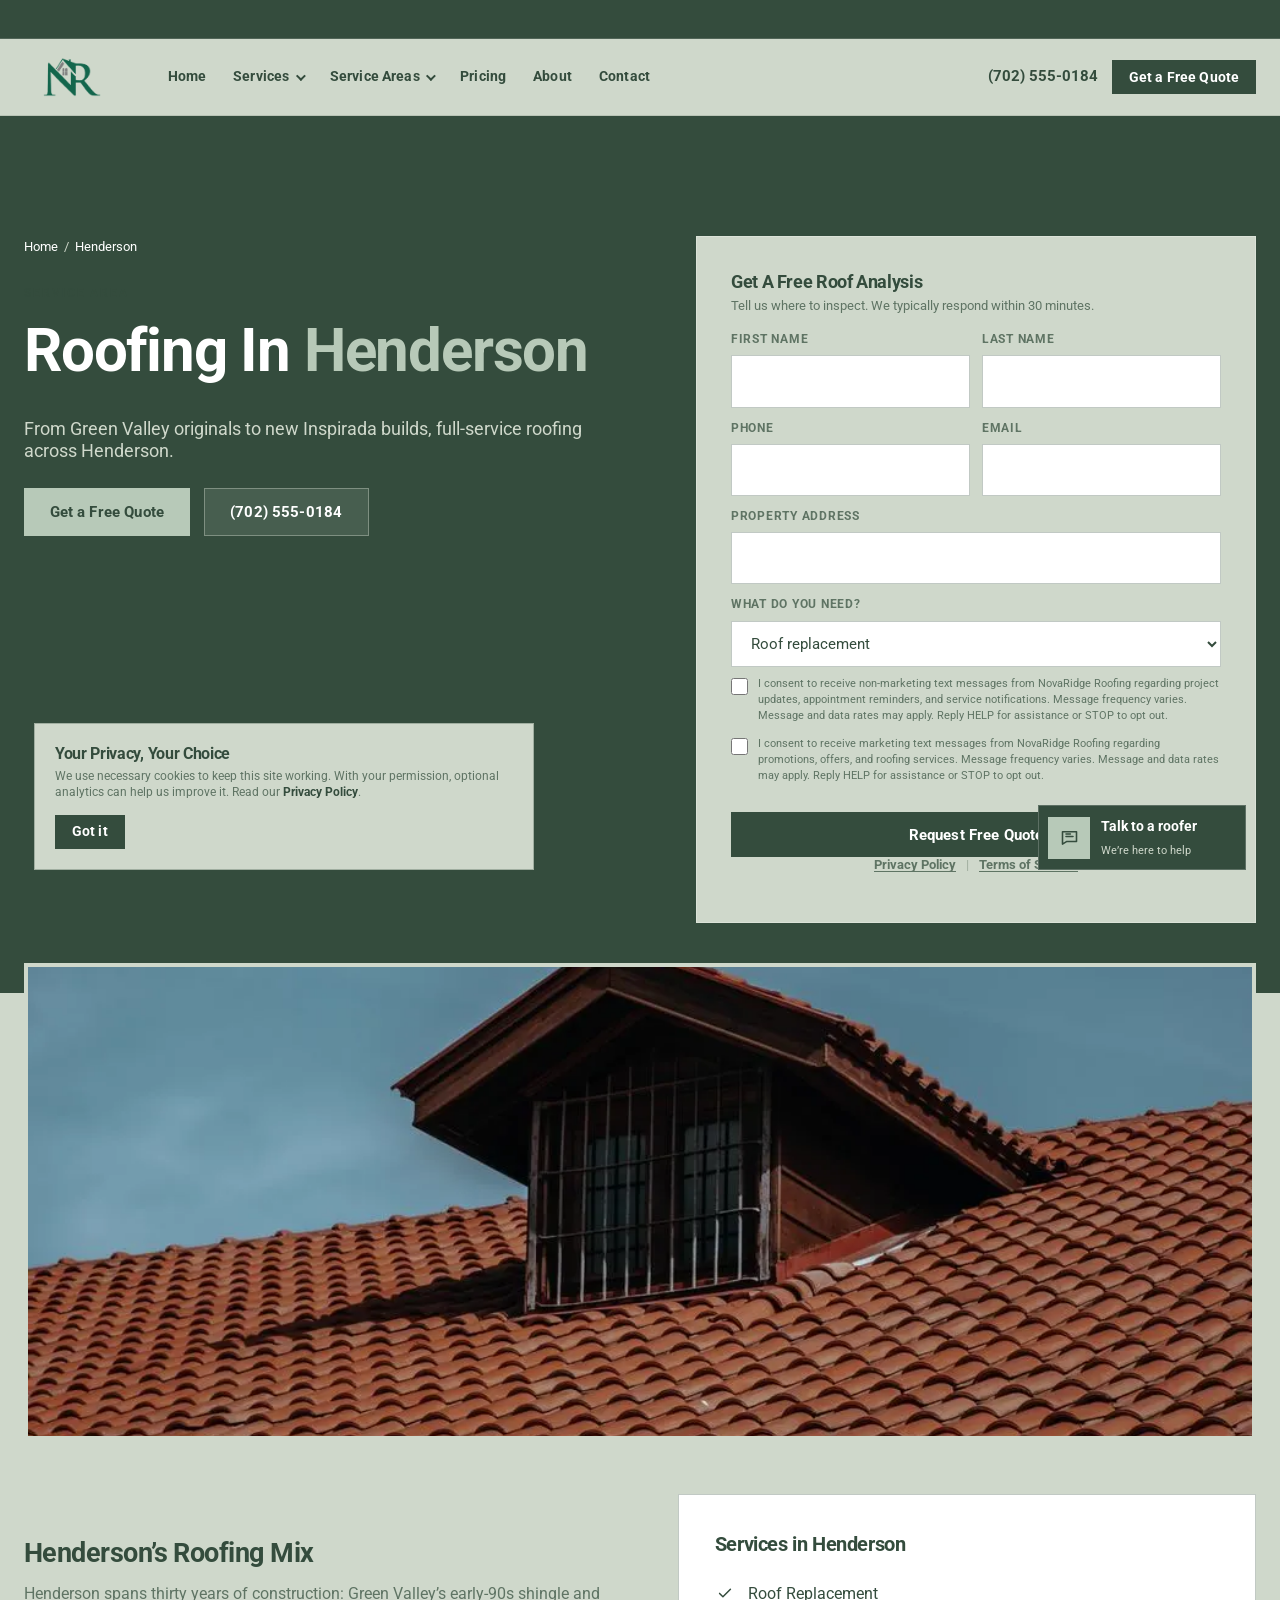
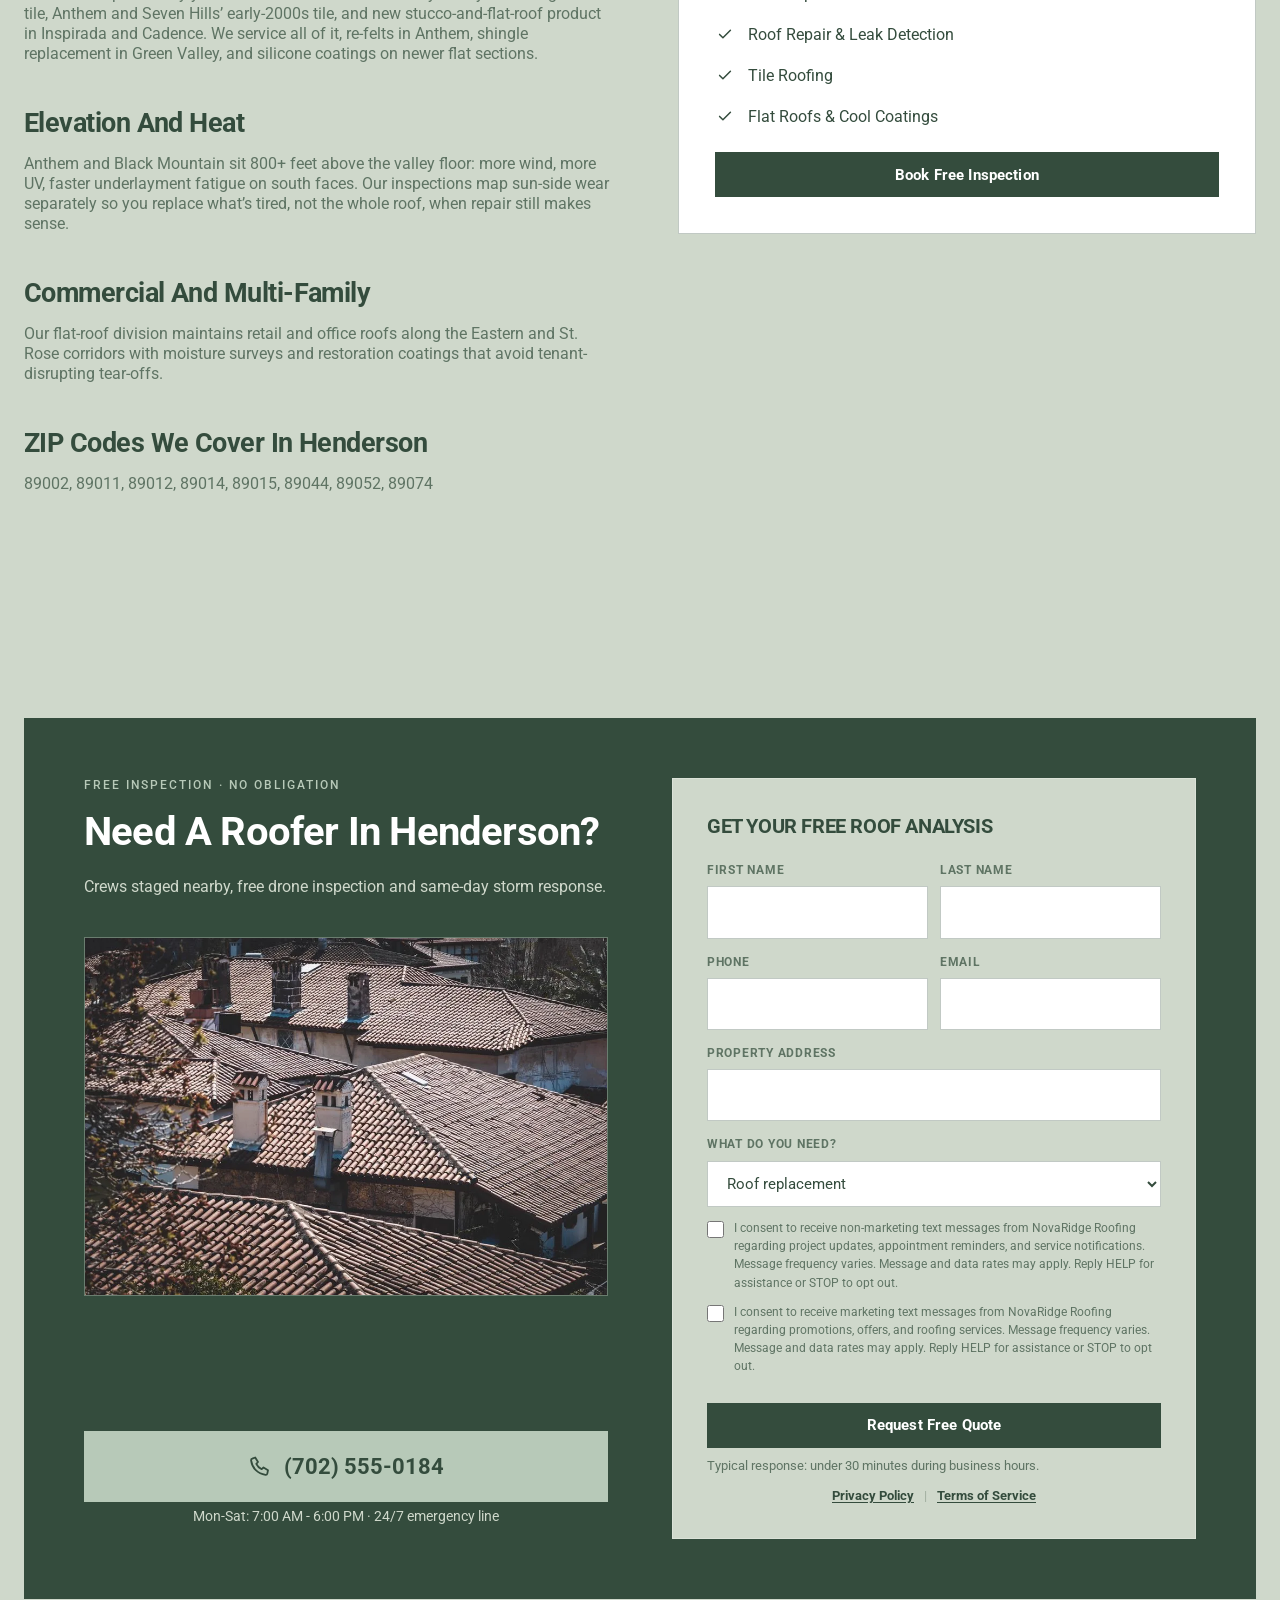
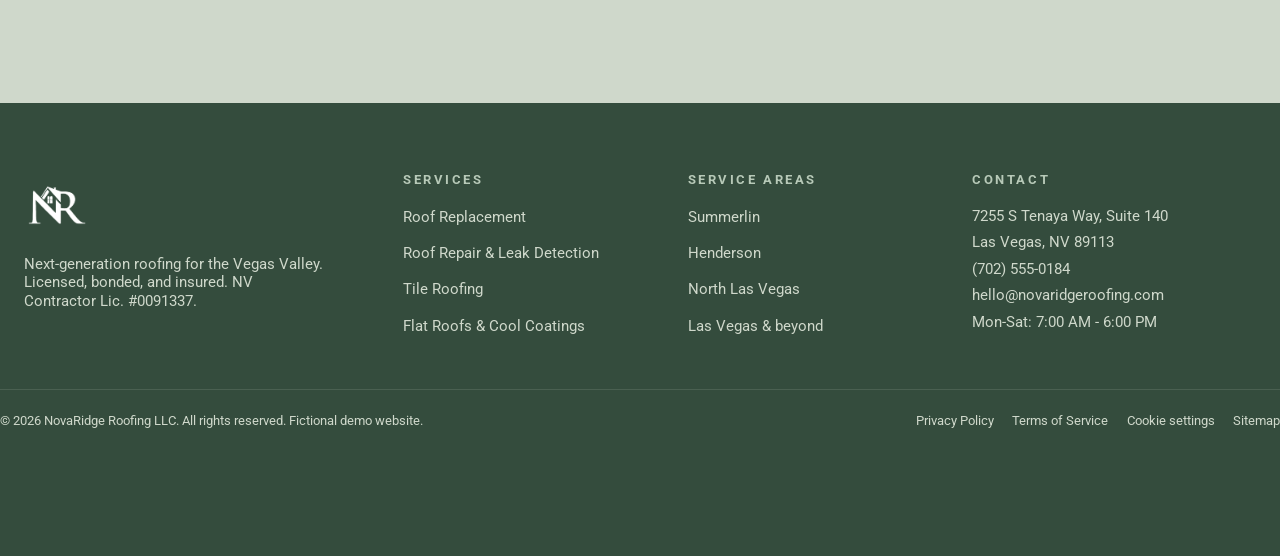
<file: service-areas/henderson/index.html>
<!DOCTYPE html>
<html lang="en">
<head>
<meta charset="utf-8">
<meta name="viewport" content="width=device-width, initial-scale=1">
<title>Roofing Company in Henderson, NV | NovaRidge Roofing</title>
<meta name="description" content="Roof replacement, repair, and flat-roof coatings in Henderson: Green Valley, Anthem, Inspirada, Lake Las Vegas, and MacDonald Ranch.">
<link rel="canonical" href="https://philderev.github.io/roofing-template/service-areas/henderson/">
<meta name="theme-color" content="#CFD8CB">
<link rel="icon" href="../../assets/img/nrr-2.png" type="image/png">
<link rel="apple-touch-icon" href="../../assets/img/nrr.png">
<meta property="og:type" content="website">
<meta property="og:site_name" content="NovaRidge Roofing">
<meta property="og:title" content="Roofing Company in Henderson, NV | NovaRidge Roofing">
<meta property="og:description" content="Roof replacement, repair, and flat-roof coatings in Henderson: Green Valley, Anthem, Inspirada, Lake Las Vegas, and MacDonald Ranch.">
<meta property="og:url" content="https://philderev.github.io/roofing-template/service-areas/henderson/">
<meta property="og:image" content="https://philderev.github.io/roofing-template/assets/img/nrr.png">
<meta property="og:image:secure_url" content="https://philderev.github.io/roofing-template/assets/img/nrr.png">
<meta property="og:image:type" content="image/png">
<meta property="og:image:width" content="3231">
<meta property="og:image:height" content="2550">
<meta property="og:image:alt" content="NovaRidge Roofing logo">
<meta name="twitter:card" content="summary">
<link rel="preload" href="../../assets/fonts/roboto-400.ttf" as="font" type="font/ttf" crossorigin>
<style>/* NOVARIDGE ROOFING , design system
   Palette: Sage Hint · Mint · Sage · Moss · Evergreen */
@font-face{font-family:"Roboto";src:url("../../assets/fonts/roboto-400.ttf") format("truetype");font-style:normal;font-weight:400;font-display:swap}
@font-face{font-family:"Roboto";src:url("../../assets/fonts/roboto-500.ttf") format("truetype");font-style:normal;font-weight:500;font-display:swap}
@font-face{font-family:"Roboto";src:url("../../assets/fonts/roboto-700.ttf") format("truetype");font-style:normal;font-weight:700;font-display:swap}
:root{
  --bg:#CFD8CB;--bg-warm:#B7C9B8;--bg-sun:#B7C9B8;
  --card:#ffffff;--foot:#344C3D;--foot-2:#293D31;
  --ink:#344C3D;--muted:#5F7464;--inv:#F4F6F3;--inv-muted:#CFD8CB;
  --green:#344C3D;--green-2:#738A6E;--lime:#8EA58E;--yellow:#8EA58E;--yellow-2:#738A6E;
  --line:rgba(52,76,61,.14);--line2:rgba(52,76,61,.3);
  --grad:#344C3D;
  --grad-text:#344C3D;
  --r:0;--maxw:1480px;
  --shadow:none;
  --shadow-lg:0 20px 44px rgba(52,76,61,.18);
  --font-body:"Roboto","Segoe UI",Arial,sans-serif;
  --font-display:"Roboto","Segoe UI",Arial,sans-serif;
  --ease:cubic-bezier(.22,.61,.2,1);
}
*,*::before,*::after{box-sizing:border-box}
html{scroll-behavior:smooth;scroll-padding-top:96px;-webkit-text-size-adjust:100%;overflow-x:clip}
@media(prefers-reduced-motion:reduce){html{scroll-behavior:auto}*,*::before,*::after{animation-duration:.001s!important;transition-duration:.001s!important}}
picture{display:block;overflow:hidden;border-radius:var(--r)}
picture img{display:block;transition:transform .65s var(--ease)}
@media(hover:hover) and (pointer:fine){picture:hover img{transform:scale(1.06)}}
body{margin:0;background:var(--bg);color:var(--ink);font:400 1rem/1.7 var(--font-body);text-rendering:optimizeLegibility;-webkit-font-smoothing:antialiased}
img,svg,video{max-width:100%;height:auto;display:block}
a{color:var(--green);text-decoration:none}
a:hover{text-decoration:underline}
::selection{background:rgba(142,165,142,.55);color:#344C3D}
:focus-visible{outline:2px solid var(--green);outline-offset:3px}
h1,h2,h3,h4{font-family:var(--font-display);line-height:1.16;margin:0 0 .55em;font-weight:700;letter-spacing:-.02em;text-wrap:balance}
h1{font-size:clamp(2.25rem,5.2vw,3.75rem);text-transform:capitalize}
h2{font-size:clamp(1.75rem,3.5vw,2.5rem);text-transform:capitalize}
h3{font-size:1.25rem;line-height:1.3}
p{margin:0 0 1em;line-height:1.25!important}
.wrap{max-width:var(--maxw);margin:0 auto;padding:0 clamp(14px,2vw,24px)}
.kicker{display:inline-flex;align-items:center;font-family:var(--font-display);font-size:.75rem;font-weight:500;letter-spacing:.16em;text-transform:uppercase;color:var(--green);margin-bottom:1.3em}
.cta-card .kicker{color:#B7C9B8}
.grad-text{background:var(--grad-text);-webkit-background-clip:text;background-clip:text;color:transparent}
.muted{color:var(--muted)}
section{padding:clamp(56px,9vw,104px) 0;position:relative;overflow:clip}
.section-head{max-width:660px;margin-bottom:clamp(28px,4vw,48px)}
.section-head.split{display:flex;max-width:none;flex-wrap:wrap;gap:1.5rem;align-items:flex-end;justify-content:space-between}
.section-head.split>p{max-width:44ch;border-left:3px solid var(--yellow);padding-left:1rem;margin:0}
.alt-band{background:var(--bg-warm);border-block:1px solid var(--line)}

/* skip link */
.skip{position:absolute;left:-999px;top:8px;z-index:100;background:var(--green);color:#fff;padding:.6em 1em;font-weight:700}
.skip:focus{left:8px}

/* header */
.announcement{position:relative;z-index:51;background:var(--green);color:#fff;border-bottom:1px solid rgba(255,255,255,.14)}
.announcement .wrap{min-height:38px;text-align:center;font-size:.8rem;line-height:1.35}
.announcement-rotator{position:relative;height:38px;overflow:hidden}
.announcement-item{position:absolute;inset:0;display:flex;align-items:center;justify-content:center;gap:12px;opacity:0;transform:translateY(12px);animation:announcement-cycle 10s ease-in-out infinite}
.announcement-item:nth-child(2){animation-delay:5s}
.announcement strong{font-weight:700}
.announcement a{color:#fff;font-weight:700;text-decoration:underline;text-underline-offset:3px;white-space:nowrap}
.announcement a:hover{color:var(--bg-warm)}
@keyframes announcement-cycle{0%{opacity:0;transform:translateY(12px)}4%,46%{opacity:1;transform:none}50%,100%{opacity:0;transform:translateY(-12px)}}
@media(prefers-reduced-motion:reduce){.announcement-item{animation:none;opacity:1;transform:none}.announcement-item:nth-child(2){display:none}}
.site-head{position:sticky;top:0;z-index:50;background:var(--bg);border-bottom:1px solid var(--line)}
.nav-bar{position:relative;display:flex;align-items:center;gap:20px;min-height:76px}
.brand{display:flex;align-items:center;color:var(--ink);flex:none}
.brand:hover{text-decoration:none}
.brand-logo{width:96px;height:64px;object-fit:contain;display:block}
nav.main{margin-left:16px}
nav.main ul{list-style:none;display:flex;gap:4px;margin:0;padding:0;align-items:center}
nav.main a,.drop-btn{display:block;padding:.55em .8em;color:var(--ink);font:600 .9rem/1.4 var(--font-display);letter-spacing:.01em;background:none;border:0;cursor:pointer;white-space:nowrap;position:relative}
nav.main a:hover,.drop-btn:hover{background:rgba(183,201,184,.4);text-decoration:none}
nav.main a[aria-current=page]{color:var(--green);background:rgba(183,201,184,.22);text-decoration:none}
nav.main a[aria-current=page]::after{content:"";position:absolute;left:50%;bottom:2px;width:24px;height:3px;background:var(--green);transform:translateX(-50%)}
.has-drop{position:relative}
.drop-btn::after{content:"";display:inline-block;margin-left:.45em;width:7px;height:7px;border-right:2px solid currentColor;border-bottom:2px solid currentColor;transform:rotate(45deg) translateY(-2px)}
.drop{position:absolute;top:calc(100% + 6px);left:0;min-width:240px;background:var(--card);border:1px solid var(--line2);padding:8px;opacity:0;visibility:hidden;transform:translateY(6px);transition:.18s}
.has-drop:hover .drop,.has-drop:focus-within .drop,.has-drop.open .drop{opacity:1;visibility:visible;transform:none}
.drop a{padding:.6em .8em;font-weight:500}
.drop a:hover{background:var(--bg-warm)}
.head-cta{display:flex;align-items:center;gap:14px}
.head-cta{margin-left:auto}
.phone-link{font-weight:700;font-size:.95rem;color:var(--ink);white-space:nowrap}
.phone-link:hover{color:var(--green);text-decoration:none}
.btn{display:inline-flex;align-items:center;justify-content:center;gap:.5em;padding:.9em 1.7em;font:600 .94rem/1.2 var(--font-display);letter-spacing:.01em;border:0;cursor:pointer;transition:outline-color .2s var(--ease),background-color .2s;outline:2px solid transparent;outline-offset:2px;white-space:nowrap}
.btn:hover{text-decoration:none}
.btn-primary{background:#344C3D;color:#fff}
.btn-primary:hover{background:#293D31;outline-color:#344C3D}
.btn-yellow{background:#B7C9B8;color:#344C3D}
.btn-yellow:hover{background:#8EA58E;outline-color:#738A6E}
.btn-ghost{background:rgba(255,255,255,.7);color:var(--ink);border:1px solid var(--line2)}
.btn-ghost:hover{border-color:var(--green);color:var(--green);background:#fff}
.hero .btn-ghost,.sub-hero .btn-ghost{background:rgba(207,216,203,.12);color:#fff;border-color:rgba(207,216,203,.4)}
.hero .btn-ghost:hover,.sub-hero .btn-ghost:hover{background:rgba(207,216,203,.22);color:#fff;border-color:var(--yellow)}
.btn-sm{padding:.62em 1.2em;font-size:.88rem}
.nav-toggle{display:none;margin-left:auto;background:none;border:1px solid var(--line2);padding:9px 11px;cursor:pointer}
.nav-toggle span{display:block;width:20px;height:2px;background:var(--ink);margin:4px 0;transition:.2s}

/* hero (home) */
.hero{position:relative;min-height:min(92svh,880px);display:flex;align-items:center;overflow:hidden;padding:110px 0 90px;isolation:isolate}
.hero .wrap{width:100%}
.hero-media{position:absolute;inset:0;z-index:-2}
.hero-media video,.hero-media img{width:100%;height:100%;object-fit:cover}
.hero-media::after{content:"";position:absolute;inset:0;background:rgba(41,61,49,.62)}
.hero-inner{max-width:760px;color:#fff}
.hero-layout,.sub-hero-layout{display:grid;grid-template-columns:minmax(0,1.15fr) minmax(340px,.85fr);gap:clamp(32px,6vw,80px);align-items:center}
.sub-hero-layout{grid-template-columns:minmax(0,1fr) minmax(460px,1fr);align-items:start}
.hero-form{padding:clamp(20px,2.5vw,28px);max-width:480px;justify-self:end;width:100%}
.sub-hero-layout .hero-form{max-width:560px}
.hero-form h2{font-size:1.15rem;margin-bottom:.3em;color:var(--ink)}
.hero-form>p{font-size:.82rem;color:var(--muted);margin:0 0 14px}
.hero-form .f-field{margin-bottom:9px}
.hero-form .sms-consent{font-size:.67rem;margin-bottom:12px}
.hero-form .btn{width:100%}
.hero-status{display:inline-flex;align-items:center;gap:.6rem;font-size:.8rem;font-weight:600;letter-spacing:.16em;text-transform:uppercase;color:#B7C9B8;margin-bottom:1.5rem}
.pulse{position:relative;width:9px;height:9px;background:#B7C9B8}
.hero .grad-text,.sub-hero .grad-text{background:#B7C9B8;-webkit-background-clip:text;background-clip:text;color:transparent}
.hero p.lede{font-size:clamp(1.02rem,2vw,1.2rem);color:#CFD8CB;max-width:560px;border-left:3px solid var(--yellow);padding-left:1.1rem}
.hero-ctas{display:flex;gap:14px;flex-wrap:wrap;margin:1.7em 0 2.3em}

/* sub-hero (subpages) */
.sub-hero{position:relative;padding:clamp(76px,10vw,120px) 0 clamp(44px,6vw,70px);overflow:hidden;color:#fff;background:#344C3D}
.sub-hero .lede{color:#CFD8CB!important}
.crumbs{font-size:.84rem;color:#CFD8CB;margin-bottom:1.4em}
.crumbs a{color:#CFD8CB}
.crumbs a:hover{color:var(--yellow)}
.crumbs span[aria-current]{color:#fff}

/* trust bar */
.trust{border-block:1px solid rgba(52,76,61,.12);background:var(--bg-sun);padding:20px 0;overflow:hidden}
.trust-track{display:flex;width:max-content;animation:trust-marquee 28s linear infinite;will-change:transform}
.trust-row{display:flex;gap:clamp(36px,5vw,76px);align-items:center;padding:0 clamp(18px,2.5vw,38px);flex:none}
.trust-item{display:flex;align-items:center;font:600 .8rem/1.2 var(--font-display);letter-spacing:.08em;text-transform:uppercase;color:#344C3D;white-space:nowrap}
.stars{color:#344C3D;letter-spacing:2px}
@keyframes trust-marquee{to{transform:translateX(-25%)}}
@media(hover:hover){.trust:hover .trust-track{animation-play-state:paused}}
@media(prefers-reduced-motion:reduce){.trust{overflow-x:auto}.trust-track{animation:none}.trust-row[aria-hidden=true]{display:none}}

/* cards */
.grid-3{display:grid;grid-template-columns:repeat(3,1fr);gap:20px}
.grid-4{display:grid;grid-template-columns:repeat(4,1fr);gap:20px}
.grid-2{display:grid;grid-template-columns:repeat(2,1fr);gap:20px}
.card{background:var(--card);border:1px solid var(--line);border-radius:var(--r);padding:28px;position:relative;overflow:hidden;transition:transform .35s var(--ease),border-color .35s,box-shadow .35s}
.card::before{content:"";position:absolute;inset:0 0 auto;height:3px;background:var(--grad);opacity:0;transition:.25s}
a.card{color:var(--ink);display:block}
a.card:hover{text-decoration:none}
.card:hover{transform:translateY(-6px);border-color:rgba(52,76,61,.35);box-shadow:var(--shadow-lg)}
.card:hover::before{opacity:1}
.card .icon{width:54px;height:54px;display:grid;place-items:center;background:rgba(183,201,184,.35);border:1px solid rgba(52,76,61,.2);margin-bottom:18px;transition:.3s var(--ease)}
.card:hover .icon{background:var(--grad);transform:rotate(-6deg) scale(1.06)}
.card:hover .icon svg path,.card:hover .icon svg circle{stroke:#fff}
.card h3{margin-bottom:.4em}
.card p{color:var(--muted);font-size:.94rem;margin:0}
.card .go{display:inline-block;margin-top:16px;font-weight:700;font-size:.88rem;color:var(--green)}

/* image-led service overview */
.service-intro{max-width:760px}
.service-intro h2{max-width:15ch}
.service-intro .muted{max-width:62ch;margin-top:1rem}
.service-card-grid{display:grid;grid-template-columns:repeat(4,minmax(0,1fr));gap:clamp(14px,1.5vw,24px)}
.service-card{display:grid;grid-template-columns:1fr;grid-template-rows:210px 1fr;min-height:500px;background:var(--card);color:var(--ink);border:1px solid var(--line);border-radius:var(--r);overflow:hidden;transition:transform .35s var(--ease),box-shadow .35s,border-color .35s}
.service-card:hover{text-decoration:none;transform:translateY(-6px);border-color:rgba(52,76,61,.35);box-shadow:var(--shadow-lg)}
.service-card-media{position:relative;display:block;min-height:0;overflow:hidden;background:#d6ddd3}
.service-card-media picture{display:block;height:100%;border-radius:0}
.service-card-media img{width:100%;height:100%;object-fit:cover;border-radius:0;transition:transform .6s var(--ease)}
.service-card:hover .service-card-media img{transform:scale(1.045)}
.service-number{position:absolute;top:18px;left:18px;display:grid;place-items:center;width:46px;height:46px;background:rgba(255,255,255,.92);font-size:.76rem;font-weight:800;letter-spacing:.08em;color:var(--green)}
.service-card-body{display:flex;flex-direction:column;padding:clamp(24px,3vw,36px)}
.service-label{display:flex;align-items:center;gap:.55rem;margin-bottom:1.35rem;color:var(--green);font-size:.72rem;font-weight:800;letter-spacing:.1em;text-transform:uppercase}
.service-label svg{width:20px;height:20px;flex:none}
.service-card h3{font-size:clamp(1.25rem,1.7vw,1.65rem);margin:0 0 .65rem}
.service-card p{color:var(--muted);font-size:.94rem;margin:0;line-height:1.7}
.service-card .go{display:flex;align-items:center;justify-content:space-between;margin-top:auto;padding-top:1.4rem;border-top:1px solid var(--line);color:var(--green);font-size:.84rem;font-weight:800}
.service-card .go span{font-size:1.15rem;transition:transform .25s var(--ease)}
.service-card:hover .go span{transform:translateX(4px)}

/* about preview / photo layouts */
.about-grid{display:grid;grid-template-columns:1.02fr 1fr;gap:clamp(28px,5vw,64px);align-items:center}
.about-media{position:relative}
.about-media img{border-radius:var(--r);aspect-ratio:4/4.7;object-fit:cover;width:100%;box-shadow:var(--shadow)}
.float-chip{position:absolute;display:flex;align-items:center;gap:.8rem;background:#fff;border:1px solid var(--line2);padding:.85rem 1.15rem}
.float-chip .ico{width:40px;height:40px;background:var(--green);display:grid;place-items:center;flex:none}
.float-chip .ico svg{width:20px;height:20px}
.float-chip b{display:block;font-size:1.05rem;line-height:1.1}
.float-chip span{font-size:.72rem;color:var(--muted);letter-spacing:.06em;text-transform:uppercase}
.chip-tr{top:1.4rem;right:-1rem}
.chip-bl{bottom:2.2rem;left:-1.2rem}
.checklist{list-style:none;margin:1.4em 0 0;padding:0;display:grid;gap:14px}
.checklist li{display:flex;gap:13px;align-items:flex-start;color:var(--muted)}
.checklist li b{color:var(--ink)}
.checklist svg{flex:none;margin-top:3px}
.mini-stats{display:grid;grid-template-columns:repeat(3,1fr);gap:1.4rem;margin-top:2rem}
.mini-stats b{font-size:clamp(1.6rem,2.6vw,2.2rem);display:block;line-height:1;margin-bottom:6px;letter-spacing:-.02em;background:var(--grad-text);-webkit-background-clip:text;background-clip:text;color:transparent}
.mini-stats span{display:block;font-size:.8rem;line-height:1.25;color:var(--muted)}
.why-grid{align-items:start}
.why-media{display:grid;grid-template-columns:1fr 1fr;gap:1.2rem;margin-top:43px;padding:8px;border:1px solid var(--line2)}
.why-media img{border-radius:var(--r);width:100%;object-fit:cover;aspect-ratio:4/3.4;box-shadow:var(--shadow)}
.why-media picture:first-child{grid-column:1/-1}
.why-media picture:first-child img{aspect-ratio:16/8.2}

/* projects */
.proj-grid{display:grid;grid-template-columns:1fr 1fr;gap:1.5rem}
.proj{position:relative;border-radius:var(--r);overflow:hidden;display:block;box-shadow:var(--shadow)}
.proj img{aspect-ratio:16/10.5;object-fit:cover;width:100%;transition:transform .8s var(--ease)}
.proj:hover img{transform:scale(1.06)}
.proj-info{position:absolute;inset:auto 0 0;padding:1.4rem;background:rgba(41,61,49,.92)}
.proj-info time{font-size:.76rem;color:var(--yellow);letter-spacing:.16em;text-transform:uppercase}
.proj-info h3{font-size:1.24rem;text-transform:uppercase;margin:.3rem 0 0;color:#fff}
.proj-tags{position:absolute;top:1.1rem;right:1.1rem;display:flex;gap:.5rem}
.proj-tags span{font-size:.68rem;font-weight:600;letter-spacing:.1em;text-transform:uppercase;background:rgba(207,216,203,.92);border:1px solid rgba(52,76,61,.15);color:#344C3D;padding:.32rem .7rem}

/* tech panel (sticky sidebars) */
.tech-panel{background:var(--card);border:1px solid var(--line2);padding:clamp(22px,3vw,36px);position:relative;overflow:hidden}
.tech-rows{display:grid;gap:12px;margin-top:6px}
.tech-row{display:flex;justify-content:space-between;gap:14px;padding:13px 16px;background:var(--bg);border:1px solid var(--line);font-size:.92rem}
.tech-row b{color:var(--green);font-weight:700;white-space:nowrap}

/* process */
.steps{counter-reset:s}
.step{counter-increment:s;display:grid;grid-template-columns:auto 1fr;gap:1.6rem;align-items:center;padding:1.6rem 0;border-bottom:1px solid var(--line);transition:padding-left .35s var(--ease),background .35s}
.step:hover{padding-left:1rem;background:rgba(183,201,184,.3)}
.step-num{font-size:.95rem;font-weight:700;color:var(--green);width:58px;height:58px;display:grid;place-items:center;border:1px solid var(--line2);background:rgba(183,201,184,.3)}
.step-num::before{content:"0" counter(s)}
.step h3{font-size:1.25rem;text-transform:uppercase;margin:0 0 .2em}
.step p{color:var(--muted);font-size:.95rem;margin:0;max-width:62ch}

/* areas */
.area-flex{display:grid;grid-template-columns:1fr 1fr;gap:clamp(28px,5vw,60px);align-items:center}
.map-panel{background:var(--card);border:1px solid var(--line2);padding:14px;overflow:hidden}
.map-panel iframe{display:block;width:100%;height:400px;border:0;background:#F4F6F3}
.area-list{display:grid;grid-template-columns:1fr 1fr;gap:12px;margin-top:1.4em}
.area-chip{display:flex;align-items:center;padding:13px 16px;background:var(--card);border:1px solid var(--line);color:var(--ink);font-weight:600;font-size:.93rem;transition:.2s var(--ease)}
.area-chip:hover{border-color:var(--green);text-decoration:none;transform:translateY(-3px);color:var(--green)}

/* reviews */
.review-marquee{overflow:hidden}
.review-marquee.rv:not(.in){transform:none}
.review-grid{display:flex;width:max-content;gap:20px}
.review-card{background:var(--card);border:1px solid var(--line);padding:24px 22px 18px;display:flex;flex-direction:column;gap:16px}
.review-grid .review-card{width:calc((min(100vw - 48px,1432px) - 60px)/4);flex:none}
.review-card p{color:var(--ink);font-size:.92rem;line-height:1.55;margin:0;flex:1}
.reviewer{display:flex;align-items:center;gap:12px;order:-2}
.avatar{width:40px;height:40px;display:grid;place-items:center;flex:none;font-weight:700;background:var(--green-2);color:#fff;font-size:.9rem}
.review-card:nth-child(even) .avatar{background:var(--green);color:#fff}
.reviewer b{display:block;font-size:.9rem;line-height:1.35;color:var(--ink)}
.reviewer span{display:block;font-size:.76rem;line-height:1.4;color:var(--muted);margin-top:3px}
.review-card>.stars{order:-1;color:var(--yellow-2);font-size:.9rem;line-height:1;letter-spacing:2px}
.review-foot{display:flex;align-items:center;justify-content:space-between;gap:16px;border-top:1px solid var(--line);padding-top:14px;margin-top:2px;font-size:.76rem;color:var(--muted)}
.review-foot a{font-weight:600;color:var(--green);white-space:nowrap}
.review-marquee.in .review-grid{animation:reviews-scroll 38s linear infinite}
.review-marquee:hover .review-grid{animation-play-state:paused}
@keyframes reviews-scroll{to{transform:translateX(calc(-50% - 10px))}}
@media(prefers-reduced-motion:reduce){.review-marquee.in .review-grid{animation:none}}

/* faq */
.faq-grid{display:grid;grid-template-columns:minmax(0,1fr) minmax(0,1fr);gap:clamp(1.5rem,3vw,2.75rem);align-items:start}
.faq-media{width:100%;max-width:none;justify-self:end;align-self:start;margin-top:42px;padding:8px;border:1px solid var(--line2)}
.faq-media img{border-radius:var(--r);aspect-ratio:4/3.4;object-fit:cover;width:100%;box-shadow:var(--shadow)}
.faq details,.faq-grid details{border:1px solid var(--line);background:var(--card);margin-bottom:12px;overflow:hidden;transition:border-color .3s}
.faq{max-width:820px}
details[open]{border-color:var(--line2)}
.faq summary,.faq-grid summary{cursor:pointer;padding:17px 20px;font-weight:600;list-style:none;display:flex;justify-content:space-between;gap:16px;align-items:center}
summary::-webkit-details-marker{display:none}
summary .plus{flex:none;width:28px;height:28px;position:relative;border:1px solid var(--line);background:rgba(183,201,184,.3);transition:.3s var(--ease)}
summary .plus::before,summary .plus::after{content:"";position:absolute;inset:0;margin:auto;background:var(--green)}
summary .plus::before{width:12px;height:2px}
summary .plus::after{width:2px;height:12px;transition:transform .3s var(--ease)}
details[open] summary .plus{background:var(--grad);border-color:transparent}
details[open] summary .plus::before,details[open] summary .plus::after{background:#fff}
details[open] summary .plus::after{transform:rotate(90deg)}
.faq-a{padding:0 20px 18px;color:var(--muted);font-size:.95rem}

/* pricing */
.price-card{position:relative;background:var(--card);border:1px solid var(--line);padding:32px 28px;display:flex;flex-direction:column;transition:transform .3s var(--ease),border-color .3s,box-shadow .3s}
.price-card:hover{transform:translateY(-6px);border-color:rgba(52,76,61,.4);box-shadow:var(--shadow-lg)}
.price-card.hot{border-color:rgba(52,76,61,.55);box-shadow:0 0 0 3px rgba(183,201,184,.5)}
.price-card .tag{position:absolute;top:-13px;left:50%;transform:translateX(-50%);white-space:nowrap;background:#B7C9B8;color:#344C3D;font-size:.72rem;font-weight:700;letter-spacing:.12em;text-transform:uppercase;padding:.4em 1em}
.price-card h3{font-size:1.1rem;text-transform:uppercase}
.price{font-size:2.1rem;font-weight:700;margin:.2em 0 .1em;letter-spacing:-.02em}
.price small{font-size:.85rem;color:var(--muted);font-weight:500}
.price-card ul{list-style:none;padding:1.2em 0 0;margin:.6em 0 1.6em;display:grid;gap:10px;flex:1;border-top:1px solid var(--line)}
.price-card li{display:flex;gap:10px;font-size:.92rem;color:var(--muted)}
.price-card li::before{content:"";width:8px;height:2px;background:var(--green);flex:none;margin-top:11px}
.price-card .btn{width:100%}

/* cta band + form */
.cta-band{padding:clamp(56px,9vw,104px) 0}
.cta-card{position:relative;overflow:hidden;padding:clamp(28px,5vw,60px);color:#fff;background:#344C3D}
.cta-card .inner{position:relative;display:grid;grid-template-columns:1fr 1fr;gap:clamp(30px,5vw,70px);align-items:start}
.cta-card .inner>div:first-child{display:flex;flex-direction:column;align-self:stretch}
.cta-card .inner>div:first-child .big-phone{margin-top:auto}
.cta-visual{height:clamp(240px,28vw,410px);margin:24px 0;overflow:hidden;border:1px solid rgba(207,216,203,.35)}
.cta-visual picture,.cta-visual img{width:100%;height:100%}
.cta-visual img{object-fit:cover}
.cta-card .muted{color:#CFD8CB}
.big-phone{display:inline-flex;align-items:center;justify-content:center;gap:12px;margin-top:1.2em;padding:.75em 1.4em;background:#B7C9B8;color:#344C3D;font-size:clamp(1.15rem,2.4vw,1.4rem);font-weight:700;outline:2px solid transparent;outline-offset:2px;transition:outline-color .2s var(--ease),background-color .2s}
.big-phone:hover{background:#8EA58E;color:#293D31;outline-color:#738A6E;text-decoration:none}
.cta-card .big-phone+p{text-align:center}
.lead-form{background:var(--bg);border:1px solid rgba(255,255,255,.25);padding:clamp(22px,3vw,34px);color:var(--ink)}
.lead-form h3{margin-bottom:1em;text-transform:uppercase}
.f-row{display:grid;grid-template-columns:1fr 1fr;gap:12px}
.f-field{margin-bottom:12px}
.f-field label{display:block;font-size:.78rem;font-weight:700;letter-spacing:.06em;color:var(--muted);margin-bottom:6px;text-transform:uppercase}
.f-field input,.f-field select,.f-field textarea{width:100%;padding:.8em 1em;background:#fff;border:1px solid var(--line2);color:var(--ink);font:inherit;font-size:.95rem}
.f-field input:focus,.f-field select:focus,.f-field textarea:focus{outline:none;border-color:var(--green);box-shadow:0 0 0 3px rgba(115,138,110,.2)}
.form-note{font-size:.8rem;color:var(--muted);margin:10px 0 0}
.sms-consents{border:0;padding:0;margin:6px 0 16px;min-width:0}
.sms-consents legend{padding:0;margin:0 0 8px;color:var(--ink);font-size:.78rem;font-weight:700;text-transform:uppercase;letter-spacing:.06em}
.sms-consent{display:flex;align-items:flex-start;gap:10px;margin:0 0 11px;color:var(--muted);font-size:.76rem;line-height:1.5;cursor:pointer}
.sms-consent input{width:17px;height:17px;flex:0 0 17px;margin:2px 0 0;accent-color:var(--green)}
.consent-note{font-size:.72rem;color:var(--muted);margin:0!important}
.form-legal{display:flex;justify-content:center;gap:10px;margin:14px 0 0;font-size:.8rem}
.form-legal a{color:var(--green-dark);font-weight:600;text-decoration:underline;text-underline-offset:2px}
.form-legal span{color:var(--line2)}
.form-consent{font-size:.72rem;line-height:1.5}
.form-consent a{font-weight:600}
.form-ok{display:none;padding:14px 18px;border:1px solid rgba(52,76,61,.4);background:rgba(115,138,110,.12);color:var(--green);font-weight:600;margin-top:14px}

/* footer */
.site-foot{background:var(--foot);color:var(--inv);padding:clamp(44px,6vw,70px) 0 0}
.site-foot .brand{color:var(--inv)}
.site-foot .brand-logo{filter:brightness(0) invert(1);transform:translateX(-15px);margin-right:-15px}
.foot-grid{display:grid;grid-template-columns:1.4fr 1fr 1fr 1.2fr;gap:clamp(24px,4vw,48px)}
.foot-grid h4{font-size:.8rem;letter-spacing:.2em;text-transform:uppercase;color:#B7C9B8;margin-bottom:1.2em}
.foot-grid ul{list-style:none;margin:0;padding:0;display:grid;gap:9px}
.foot-grid a{color:var(--inv-muted);font-size:.92rem}
.foot-grid a:hover{color:#B7C9B8}
.foot-about p{color:var(--inv-muted);font-size:.92rem;max-width:300px}
address{font-style:normal;color:var(--inv-muted);font-size:.92rem;line-height:1.8}
address a{color:var(--inv)}
.foot-bottom{margin-top:clamp(30px,5vw,50px);border-top:1px solid rgba(207,216,203,.14);padding:20px 0 clamp(96px,12vw,124px);display:flex;justify-content:space-between;gap:14px;flex-wrap:wrap;font-size:.82rem;color:var(--inv-muted)}
.foot-bottom a{color:var(--inv-muted)}
.foot-bottom a:hover{color:#B7C9B8}
.foot-legal{display:flex;gap:1.4em;flex-wrap:wrap}
.cookie-settings{border:0;padding:0;background:none;color:var(--inv-muted);font:inherit;cursor:pointer}.cookie-settings:hover{color:#B7C9B8}

/* floating contact */
.contact-float{position:fixed;right:clamp(16px,3vw,34px);bottom:clamp(16px,3vw,30px);z-index:90;display:flex;flex-direction:column;align-items:flex-end;gap:12px}
.contact-trigger{min-width:208px;display:flex;align-items:center;gap:11px;padding:9px 14px 9px 9px;border:1px solid rgba(255,255,255,.2);background:#344C3D;color:#fff;font:inherit;text-align:left;cursor:pointer;transition:transform .25s var(--ease),background .25s}
.contact-trigger:hover{transform:translateY(-3px);background:#293D31}
.contact-trigger-icon{width:42px;height:42px;display:grid;place-items:center;background:#B7C9B8;color:#344C3D;flex:none}
.contact-trigger svg,.contact-actions svg{width:21px;height:21px;fill:none;stroke:currentColor;stroke-width:1.8;stroke-linecap:round;stroke-linejoin:round}
.contact-trigger b,.contact-trigger small{display:block}.contact-trigger b{font-size:.9rem}.contact-trigger small{font-size:.7rem;color:#CFD8CB;margin-top:1px}
.contact-close{display:none;width:19px;height:19px;position:relative;margin:0 4px 0 auto}
.contact-close::before,.contact-close::after{content:"";position:absolute;inset:9px 1px auto;height:2px;background:#fff;transform:rotate(45deg)}
.contact-close::after{transform:rotate(-45deg)}
.is-open .contact-trigger{min-width:58px;width:58px;height:58px;padding:0}.is-open .contact-trigger-icon,.is-open .contact-trigger-copy{display:none}.is-open .contact-close{display:block;margin:auto}
.contact-pop{width:min(392px,calc(100vw - 32px));overflow:hidden;border:1px solid rgba(52,76,61,.3);background:var(--bg);transform-origin:bottom right;animation:contact-in .25s var(--ease)}
.contact-pop-head{display:flex;align-items:center;gap:14px;padding:22px 20px;background:#344C3D;color:#fff}
.contact-pop-head strong,.contact-pop-head span{display:block}.contact-pop-head strong{font-size:.94rem}.contact-pop-head div>span{font-size:.72rem;color:#CFD8CB;margin-top:3px}
.contact-status{width:38px;height:38px;display:grid;place-items:center;background:rgba(255,255,255,.08);border:1px solid rgba(183,201,184,.2);flex:none}
.contact-status img{display:block;width:34px;height:34px;object-fit:contain;filter:brightness(0) invert(1)}
.contact-pop-body{padding:22px 20px 20px}.contact-pop-body>p{font-size:.88rem;line-height:1.6;color:var(--muted);margin:0 0 17px}
.contact-actions{display:grid;grid-template-columns:1fr 1fr;gap:11px}
.contact-actions a{display:flex;align-items:center;gap:11px;min-width:0;padding:14px 12px;border:1px solid var(--line2);background:#fff;color:var(--ink);transition:border-color .2s,transform .2s}
.contact-actions a>span:last-child{min-width:0}
.contact-actions a:hover{transform:translateY(-2px);border-color:var(--green);text-decoration:none}
.contact-actions .contact-email{grid-column:1/-1}.contact-icon{width:34px;height:34px;display:grid;place-items:center;background:rgba(183,201,184,.3);color:var(--green);flex:none}
.contact-actions b,.contact-actions small{display:block;overflow:hidden;text-overflow:ellipsis}.contact-actions b{font-size:.8rem;white-space:nowrap}.contact-actions small{font-size:.67rem;color:var(--muted);margin-top:3px;white-space:nowrap}
@keyframes contact-in{from{opacity:0;transform:translateY(10px) scale(.97)}}

/* cookie consent */
.cookie-banner{position:fixed;left:clamp(16px,3vw,34px);bottom:clamp(16px,3vw,30px);z-index:89;width:min(500px,calc(100vw - 32px));display:grid;gap:15px;padding:20px;border:1px solid rgba(52,76,61,.3);background:var(--bg);animation:cookie-in .35s var(--ease)}
.cookie-banner[hidden]{display:none}
.cookie-copy h2{font-size:1rem;margin:1px 0 5px}.cookie-copy p{font-size:.78rem;line-height:1.55;color:var(--muted);margin:0}.cookie-copy a{font-weight:600}
.cookie-actions{display:flex;align-items:center;gap:10px}
@keyframes cookie-in{from{opacity:0;transform:translateY(14px)}}

/* prose (subpages) */
.prose{max-width:800px}
.prose h2{margin-top:1.6em;font-size:clamp(1.3rem,2.4vw,1.7rem)}
.prose p,.prose li{color:#5F7464}
.prose ul{padding-left:1.2em}
.prose img{border-radius:var(--r);box-shadow:var(--shadow);margin:1.5em 0}
.legal .prose h2{font-size:1.25rem}
.legal .prose p,.legal .prose li{font-size:.96rem}
.updated{font-size:.85rem;color:var(--muted)}

/* service hero image strip */
.svc-hero-img{margin-top:clamp(-30px,-4vw,-50px);position:relative;z-index:2}
.svc-hero-img img{aspect-ratio:16/6.2;object-fit:cover;width:100%;border:4px solid var(--bg)}

/* thank-you */
.ty-hero{min-height:70svh;display:flex;align-items:center}
.ty-check{width:84px;height:84px;background:var(--green);display:grid;place-items:center;margin-bottom:1.6em}

/* reveal */
.rv:not(.in){opacity:0;transform:translateY(24px)}
.rv.in{animation:rv-in .7s var(--ease)}
@keyframes rv-in{from{opacity:0;transform:translateY(24px)}}
@media(prefers-reduced-motion:reduce){.rv:not(.in){opacity:1;transform:none}.rv.in{animation:none}}

/* responsive */
@media(max-width:1120px){
  .phone-link{display:none}
  .nav-bar{gap:12px}
}
@media(max-width:1020px){
  .review-grid .review-card{width:calc((100vw - 68px)/2)}
  .grid-4{grid-template-columns:1fr 1fr}
  .service-card-grid{grid-template-columns:repeat(2,minmax(0,1fr))}
  .service-card{grid-template-columns:1fr;min-height:0}.service-card-media{height:220px}
  .foot-grid{grid-template-columns:1fr 1fr}
}
@media(max-width:860px){
  .cta-card .inner>div:first-child .big-phone{margin-top:1.2em}
  .why-media{margin-top:0}
  .faq-media{max-width:100%;justify-self:stretch;margin-top:0}
  .nav-toggle{display:block}
  nav.main{position:fixed;inset:76px 0 auto;background:rgba(207,216,203,.99);border-bottom:1px solid var(--line2);padding:18px clamp(16px,4vw,28px) 26px;transform:translateY(-130%);transition:transform .25s;margin:0;max-height:calc(100svh - 76px);overflow:auto;box-shadow:var(--shadow-lg)}
  nav.main.open{transform:none}
  nav.main ul{flex-direction:column;align-items:stretch;gap:2px}
  nav.main a,.drop-btn{padding:.8em .6em;font-size:1.02rem;width:100%;text-align:left}
  nav.main a[aria-current=page]::after{left:.6em;bottom:3px;width:30px;transform:none}
  .drop{position:static;opacity:1;visibility:visible;transform:none;display:none;border:0;background:rgba(183,201,184,.18);box-shadow:none;margin:4px 0 8px}
  .has-drop.open .drop{display:block}
  .head-cta .btn{display:none}
  .grid-3,.grid-2,.proj-grid{grid-template-columns:1fr}
  .service-card-grid{grid-template-columns:1fr}
  .about-grid,.area-flex,.cta-card .inner,.faq-grid,.hero-layout,.sub-hero-layout{grid-template-columns:1fr}
  .hero-form{justify-self:start;max-width:620px}
  .chip-tr{right:.6rem}.chip-bl{left:-.4rem}
  .hero{min-height:78svh;padding:90px 0 70px}
}
@media(max-width:560px){
  .review-grid .review-card{width:calc(100vw - 28px)}
  .announcement .wrap{min-height:54px;font-size:.73rem}
  .announcement-rotator{height:54px}
  .announcement-item{gap:5px;flex-direction:column;padding:6px 0}
  .grid-4,.area-list,.f-row,.why-media{grid-template-columns:1fr}
  .service-card-media{height:190px}.service-card-body{padding:24px}
  .why-media img{aspect-ratio:16/9}
  .foot-grid{grid-template-columns:1fr}
  .phone-link{display:none}
  .trust-track{animation-duration:22s}
  .mini-stats{grid-template-columns:repeat(3,1fr);gap:.8rem}
  .contact-float{right:12px;bottom:12px}.contact-trigger-copy{display:none}.contact-trigger{min-width:58px;width:58px;height:58px;padding:8px}.contact-trigger-icon{width:40px;height:40px}.contact-pop{width:min(392px,calc(100vw - 24px))}.contact-actions{grid-template-columns:1fr}.contact-actions .contact-email{grid-column:auto}
  .cookie-banner{left:12px;bottom:82px;width:calc(100vw - 24px);padding:17px}.cookie-actions .btn{width:100%}
}
</style>
<noscript><style>.rv:not(.in){opacity:1;transform:none}</style></noscript>
<script type="application/ld+json">{"@context":"https://schema.org","@type":"RoofingContractor","@id":"https://philderev.github.io/roofing-template/#org","name":"NovaRidge Roofing","legalName":"NovaRidge Roofing LLC","url":"https://philderev.github.io/roofing-template/","logo":"https://philderev.github.io/roofing-template/assets/img/nrr-2.png","image":"https://philderev.github.io/roofing-template/assets/img/nrr.png","telephone":"+1-702-555-0184","email":"hello@novaridgeroofing.com","priceRange":"$$","address":{"@type":"PostalAddress","streetAddress":"7255 S Tenaya Way, Suite 140","addressLocality":"Las Vegas","addressRegion":"NV","postalCode":"89113","addressCountry":"US"},"geo":{"@type":"GeoCoordinates","latitude":36.0563,"longitude":-115.2493},"openingHoursSpecification":[{"@type":"OpeningHoursSpecification","dayOfWeek":["Monday","Tuesday","Wednesday","Thursday","Friday","Saturday"],"opens":"07:00","closes":"18:00"}],"areaServed":[{"@type":"City","name":"Las Vegas"},{"@type":"City","name":"Summerlin"},{"@type":"City","name":"Henderson"},{"@type":"City","name":"North Las Vegas"},{"@type":"City","name":"Spring Valley"},{"@type":"City","name":"Enterprise"},{"@type":"City","name":"Paradise"}],"sameAs":[]}</script>
<script type="application/ld+json">{"@context":"https://schema.org","@type":"BreadcrumbList","itemListElement":[{"@type":"ListItem","position":1,"name":"Home","item":"https://philderev.github.io/roofing-template/"},{"@type":"ListItem","position":2,"name":"Service Areas"},{"@type":"ListItem","position":3,"name":"Henderson","item":"https://philderev.github.io/roofing-template/service-areas/henderson/"}]}</script>
<!-- GA4: paste gtag.js snippet here (G-XXXXXXXXXX) -->
<!-- GTM: paste container snippet here (GTM-XXXXXXX) -->
<!-- GHL: paste location tracking code here -->
</head>
<body>
<a class="skip" href="#main">Skip to content</a>
<aside class="announcement" aria-label="Announcement">
  <div class="wrap announcement-rotator">
    <div class="announcement-item"><strong>Free drone roof inspections across the Las Vegas Valley.</strong><a href="../../contact/">Book yours today</a></div>
    <div class="announcement-item"><strong>Roof leak or storm damage? Same-week service is available.</strong><a href="../../services/roof-repair/">Get roof help</a></div>
  </div>
</aside>
<header class="site-head">
  <div class="wrap nav-bar">
    <a class="brand" href="../../" aria-label="NovaRidge Roofing, home"><img class="brand-logo" src="../../assets/img/nrr-2.png" width="3231" height="2550" alt="NovaRidge Roofing"></a>
    <button class="nav-toggle" aria-label="Menu" aria-expanded="false" aria-controls="mainnav"><span></span><span></span><span></span></button>
    <nav class="main" id="mainnav" aria-label="Main">
      <ul>
        <li><a href="../../">Home</a></li>
        <li class="has-drop"><button class="drop-btn" aria-expanded="false">Services</button>
          <div class="drop"><a href="../../services/roof-replacement/">Roof Replacement</a><a href="../../services/roof-repair/">Roof Repair & Leak Detection</a><a href="../../services/tile-roofing/">Tile Roofing</a><a href="../../services/flat-roof-coatings/">Flat Roofs & Cool Coatings</a></div>
        </li>
        <li class="has-drop"><button class="drop-btn" aria-expanded="false">Service Areas</button>
          <div class="drop"><a href="../../service-areas/summerlin/">Summerlin</a><a href="../../service-areas/henderson/">Henderson</a><a href="../../service-areas/north-las-vegas/">North Las Vegas</a></div>
        </li>
        <li><a href="../../pricing/">Pricing</a></li>
        <li><a href="../../about/">About</a></li>
        <li><a href="../../contact/">Contact</a></li>
      </ul>
    </nav>
    <div class="head-cta">
      <a class="phone-link" href="tel:+17025550184">(702) 555-0184</a>
      <a class="btn btn-primary btn-sm" href="../../contact/">Get a Free Quote</a>
    </div>
  </div>
</header>
<main id="main">

<div class="sub-hero">

  <div class="wrap sub-hero-layout">
    <div>
    <nav class="crumbs" aria-label="Breadcrumb"><span aria-current="page">Home</span> &nbsp;/&nbsp; <span aria-current="page">Henderson</span></nav>
    <p class="kicker">Service Area</p>
    <h1>Roofing in <span class="grad-text">Henderson</span></h1>
    <p class="lede muted" style="max-width:640px;font-size:1.1rem">From Green Valley originals to new Inspirada builds, full-service roofing across Henderson.</p>
    <div class="hero-ctas" style="display:flex;gap:14px;flex-wrap:wrap;margin:1.6em 0 2.6em"><a class="btn btn-yellow" href="../../contact/">Get a Free Quote</a><a class="btn btn-ghost" href="tel:+17025550184">(702) 555-0184</a></div>
    </div>
    
<form class="lead-form hero-form" id="area-henderson-hero-form" data-ty="../../thank-you/">
  <h2>Get a free roof analysis</h2>
  <p>Tell us where to inspect. We typically respond within 30 minutes.</p>
  <div class="f-row">
    <div class="f-field"><label for="area-henderson-hero-form-first">First name</label><input id="area-henderson-hero-form-first" name="first_name" autocomplete="given-name" required></div>
    <div class="f-field"><label for="area-henderson-hero-form-last">Last name</label><input id="area-henderson-hero-form-last" name="last_name" autocomplete="family-name" required></div>
  </div>
  <div class="f-row">
    <div class="f-field"><label for="area-henderson-hero-form-phone">Phone</label><input id="area-henderson-hero-form-phone" name="phone" type="tel" autocomplete="tel" required></div>
    <div class="f-field"><label for="area-henderson-hero-form-email">Email</label><input id="area-henderson-hero-form-email" name="email" type="email" autocomplete="email" required></div>
  </div>
  <div class="f-field"><label for="area-henderson-hero-form-addr">Property address</label><input id="area-henderson-hero-form-addr" name="address" autocomplete="street-address"></div>
  <div class="f-field"><label for="area-henderson-hero-form-svc">What do you need?</label><select id="area-henderson-hero-form-svc" name="service"><option>Roof replacement</option><option>Roof repair / leak</option><option>Tile re-felt</option><option>Flat roof / coating</option><option>Not sure, inspect it</option></select></div>
  
  <fieldset class="sms-consents" aria-label="SMS consent choices">
    <label class="sms-consent"><input type="checkbox" name="sms_transactional_consent" value="yes"><span>I consent to receive non-marketing text messages from NovaRidge Roofing regarding project updates, appointment reminders, and service notifications. Message frequency varies. Message and data rates may apply. Reply HELP for assistance or STOP to opt out.</span></label>
    <label class="sms-consent"><input type="checkbox" name="sms_marketing_consent" value="yes"><span>I consent to receive marketing text messages from NovaRidge Roofing regarding promotions, offers, and roofing services. Message frequency varies. Message and data rates may apply. Reply HELP for assistance or STOP to opt out.</span></label>
  </fieldset>
  <button class="btn btn-primary" type="submit">Request Free Quote</button>
  <p class="form-legal"><a href="../../privacy/">Privacy Policy</a><span aria-hidden="true">|</span><a href="../../terms/">Terms of Service</a></p>
</form>
  </div>
</div>
<div class="wrap svc-hero-img rv"><picture><source srcset="../../assets/img/about2.webp" type="image/webp"><img src="../../assets/img/about2.jpg" alt="Terracotta tile roof with a wooden dormer window" width="1000" height="660" fetchpriority="high"></picture></div>
<section style="padding-top:clamp(30px,5vw,54px)">
  <div class="wrap about-grid" style="align-items:start">
    <div class="prose rv">
      <h2>Henderson’s roofing mix</h2><p>Henderson spans thirty years of construction: Green Valley’s early-90s shingle and tile, Anthem and Seven Hills’ early-2000s tile, and new stucco-and-flat-roof product in Inspirada and Cadence. We service all of it, re-felts in Anthem, shingle replacement in Green Valley, and silicone coatings on newer flat sections.</p><h2>Elevation and heat</h2><p>Anthem and Black Mountain sit 800+ feet above the valley floor: more wind, more UV, faster underlayment fatigue on south faces. Our inspections map sun-side wear separately so you replace what’s tired, not the whole roof, when repair still makes sense.</p><h2>Commercial and multi-family</h2><p>Our flat-roof division maintains retail and office roofs along the Eastern and St. Rose corridors with moisture surveys and restoration coatings that avoid tenant-disrupting tear-offs.</p>
      <h2>ZIP codes we cover in Henderson</h2><p>89002, 89011, 89012, 89014, 89015, 89044, 89052, 89074</p>
    </div>
    <div class="tech-panel rv" style="position:sticky;top:96px">
      <h3>Services in Henderson</h3>
      <ul class="checklist"><li><svg width="20" height="20" viewBox="0 0 24 24" fill="none" aria-hidden="true"><path d="m5.5 12.5 4 4 9-9" stroke="#344C3D" stroke-width="1.8" stroke-linecap="round" stroke-linejoin="round"/></svg><span><a href="../../services/roof-replacement/">Roof Replacement</a></span></li><li><svg width="20" height="20" viewBox="0 0 24 24" fill="none" aria-hidden="true"><path d="m5.5 12.5 4 4 9-9" stroke="#344C3D" stroke-width="1.8" stroke-linecap="round" stroke-linejoin="round"/></svg><span><a href="../../services/roof-repair/">Roof Repair & Leak Detection</a></span></li><li><svg width="20" height="20" viewBox="0 0 24 24" fill="none" aria-hidden="true"><path d="m5.5 12.5 4 4 9-9" stroke="#344C3D" stroke-width="1.8" stroke-linecap="round" stroke-linejoin="round"/></svg><span><a href="../../services/tile-roofing/">Tile Roofing</a></span></li><li><svg width="20" height="20" viewBox="0 0 24 24" fill="none" aria-hidden="true"><path d="m5.5 12.5 4 4 9-9" stroke="#344C3D" stroke-width="1.8" stroke-linecap="round" stroke-linejoin="round"/></svg><span><a href="../../services/flat-roof-coatings/">Flat Roofs & Cool Coatings</a></span></li></ul>
      <a class="btn btn-primary" href="../../contact/" style="margin-top:22px;width:100%">Book Free Inspection</a>
    </div>
  </div>
</section>

<section class="cta-band" id="quote">
  <div class="wrap">
    <div class="cta-card rv">
      <div class="inner">
        <div>
          <p class="kicker">Free Inspection &middot; No Obligation</p>
          <h2>Need a roofer in Henderson?</h2>
          <p class="muted">Crews staged nearby, free drone inspection and same-day storm response.</p>
          <div class="cta-visual"><picture><source srcset="../../assets/img/area-extra.webp" type="image/webp"><img src="../../assets/img/area-extra.jpg" alt="Professional roofing project completed by NovaRidge Roofing" width="1200" height="800" loading="lazy" decoding="async"></picture></div>
          <a class="big-phone" href="tel:+17025550184"><svg width="24" height="24" viewBox="0 0 24 24" fill="none" aria-hidden="true"><path d="M7.2 3.5 10 8 8.3 9.8c1.1 2.4 3 4.3 5.4 5.4l1.8-1.7 4.5 2.8-.7 3.3c-.2.8-1 1.3-1.8 1.2C9.8 19.8 4.2 14.2 3.1 6.5 3 5.7 3.5 4.9 4.3 4.7l2.9-1.2Z" stroke="#344C3D" stroke-width="1.8" stroke-linecap="round" stroke-linejoin="round"/></svg> (702) 555-0184</a>
          <p class="muted" style="font-size:.85rem;margin-top:6px">Mon-Sat: 7:00 AM - 6:00 PM &middot; 24/7 emergency line</p>
        </div>
        <form class="lead-form" id="leadform" data-ty="../../thank-you/">
          <!-- GHL form embed replaces this block in production -->
          <h3>Get your free roof analysis</h3>
          <div class="f-row">
            <div class="f-field"><label for="lf-first">First name</label><input id="lf-first" name="first_name" autocomplete="given-name" required></div>
            <div class="f-field"><label for="lf-last">Last name</label><input id="lf-last" name="last_name" autocomplete="family-name" required></div>
          </div>
          <div class="f-row">
            <div class="f-field"><label for="lf-phone">Phone</label><input id="lf-phone" name="phone" type="tel" autocomplete="tel" required></div>
            <div class="f-field"><label for="lf-email">Email</label><input id="lf-email" name="email" type="email" autocomplete="email" required></div>
          </div>
          <div class="f-field"><label for="lf-addr">Property address</label><input id="lf-addr" name="address" autocomplete="street-address"></div>
          <div class="f-field"><label for="lf-svc">What do you need?</label>
            <select id="lf-svc" name="service">
              <option>Roof replacement</option><option>Roof repair / leak</option><option>Tile re-felt</option><option>Flat roof / coating</option><option>Not sure, inspect it</option>
            </select>
          </div>
          
  <fieldset class="sms-consents" aria-label="SMS consent choices">
    <label class="sms-consent"><input type="checkbox" name="sms_transactional_consent" value="yes"><span>I consent to receive non-marketing text messages from NovaRidge Roofing regarding project updates, appointment reminders, and service notifications. Message frequency varies. Message and data rates may apply. Reply HELP for assistance or STOP to opt out.</span></label>
    <label class="sms-consent"><input type="checkbox" name="sms_marketing_consent" value="yes"><span>I consent to receive marketing text messages from NovaRidge Roofing regarding promotions, offers, and roofing services. Message frequency varies. Message and data rates may apply. Reply HELP for assistance or STOP to opt out.</span></label>
  </fieldset>
          <button class="btn btn-primary" type="submit" style="width:100%">Request Free Quote</button>
          <p class="form-note">Typical response: under 30 minutes during business hours.</p>
          <p class="form-legal"><a href="../../privacy/">Privacy Policy</a><span aria-hidden="true">|</span><a href="../../terms/">Terms of Service</a></p>
        </form>
      </div>
    </div>
  </div>
</section>

</main>
<footer class="site-foot">
  <div class="wrap foot-grid">
    <div class="foot-about">
      <a class="brand" href="../../" aria-label="NovaRidge Roofing, home"><img class="brand-logo" src="../../assets/img/nrr-2.png" width="3231" height="2550" alt="NovaRidge Roofing"></a>
      <p style="margin-top:18px">Next-generation roofing for the Vegas Valley. Licensed, bonded, and insured. NV Contractor Lic. #0091337.</p>
    </div>
    <div>
      <h4>Services</h4>
      <ul><li><a href="../../services/roof-replacement/">Roof Replacement</a></li><li><a href="../../services/roof-repair/">Roof Repair & Leak Detection</a></li><li><a href="../../services/tile-roofing/">Tile Roofing</a></li><li><a href="../../services/flat-roof-coatings/">Flat Roofs & Cool Coatings</a></li></ul>
    </div>
    <div>
      <h4>Service Areas</h4>
      <ul><li><a href="../../service-areas/summerlin/">Summerlin</a></li><li><a href="../../service-areas/henderson/">Henderson</a></li><li><a href="../../service-areas/north-las-vegas/">North Las Vegas</a></li>
      <li><a href="../../contact/">Las Vegas &amp; beyond</a></li></ul>
    </div>
    <div>
      <h4>Contact</h4>
      <address>7255 S Tenaya Way, Suite 140<br>Las Vegas, NV 89113<br>
      <a href="tel:+17025550184">(702) 555-0184</a><br>
      <a href="mailto:hello@novaridgeroofing.com">hello@novaridgeroofing.com</a><br>Mon-Sat: 7:00 AM - 6:00 PM</address>
    </div>
  </div>
  <div class="wrap foot-bottom">
    <span>&copy; <span id="yr">2026</span> NovaRidge Roofing LLC. All rights reserved. Fictional demo website.</span>
    <span class="foot-legal"><a href="../../privacy/">Privacy Policy</a><a href="../../terms/">Terms of Service</a><button class="cookie-settings" type="button">Cookie settings</button><a href="../../sitemap.xml">Sitemap</a></span>
  </div>
</footer>
<aside class="contact-float" aria-label="Quick contact">
  <div class="contact-pop" id="contact-pop" hidden>
    <div class="contact-pop-body">
      <div class="contact-actions">
        <a href="tel:+17025550184"><span class="contact-icon" aria-hidden="true"><svg viewBox="0 0 24 24"><path d="M7.2 3.5 10 8 8.3 9.8c1.1 2.4 3 4.3 5.4 5.4l1.8-1.7 4.5 2.8-.7 3.3c-.2.8-1 1.3-1.8 1.2C9.8 19.8 4.2 14.2 3.1 6.5 3 5.7 3.5 4.9 4.3 4.7l2.9-1.2Z"/></svg></span><span><b>Call the office</b><small>(702) 555-0184</small></span></a>
        <a href="sms:+17025550184"><span class="contact-icon" aria-hidden="true"><svg viewBox="0 0 24 24"><path d="M4 5.5h16v11H9l-5 3v-14Z"/><path d="M8 10.8h8M8 8h5"/></svg></span><span><b>Send a text</b><small>Great for photos of damage</small></span></a>
        <a class="contact-email" href="mailto:hello@novaridgeroofing.com"><span class="contact-icon" aria-hidden="true"><svg viewBox="0 0 24 24"><rect x="3" y="5" width="18" height="14" rx="2"/><path d="m4 7 8 6 8-6"/></svg></span><span><b>Email our team</b><small>hello@novaridgeroofing.com</small></span></a>
      </div>
    </div>
  </div>
  <button class="contact-trigger" type="button" aria-expanded="false" aria-controls="contact-pop">
    <span class="contact-trigger-icon" aria-hidden="true"><svg viewBox="0 0 24 24"><path d="M4 5.5h16v11H9l-5 3v-14Z"/><path d="M8 10.8h8M8 8h5"/></svg></span>
    <span class="contact-trigger-copy"><b>Talk to a roofer</b><small>We&rsquo;re here to help</small></span>
    <span class="contact-close" aria-hidden="true"></span>
  </button>
</aside>
<section class="cookie-banner" id="cookie-banner" aria-labelledby="cookie-title" hidden>
  <div class="cookie-copy">
    <h2 id="cookie-title">Your privacy, your choice</h2>
    <p>We use necessary cookies to keep this site working. With your permission, optional analytics can help us improve it. Read our <a href="../../privacy/">Privacy Policy</a>.</p>
  </div>
  <div class="cookie-actions">
    <button class="btn btn-primary btn-sm" type="button" data-cookie-choice="acknowledged">Got it</button>
  </div>
</section>
<script>
(function(){
var d=document;
var t=d.querySelector('.nav-toggle'),n=d.getElementById('mainnav');
t.addEventListener('click',function(){var o=n.classList.toggle('open');t.setAttribute('aria-expanded',o)});
d.querySelectorAll('.drop-btn').forEach(function(b){b.addEventListener('click',function(){var li=b.parentElement,o=li.classList.toggle('open');b.setAttribute('aria-expanded',o)})});
var y=d.getElementById('yr');if(y)y.textContent=new Date().getFullYear();
if('IntersectionObserver' in window){var io=new IntersectionObserver(function(es){es.forEach(function(e){if(e.isIntersecting){e.target.classList.add('in');io.unobserve(e.target)}})},{rootMargin:'0px 0px -8% 0px'});d.querySelectorAll('.rv').forEach(function(el){io.observe(el)});}else{d.querySelectorAll('.rv').forEach(function(el){el.classList.add('in')})}
var v=d.getElementById('heroVid');
if(v){var rm=matchMedia('(prefers-reduced-motion: reduce)').matches,sd=navigator.connection&&navigator.connection.saveData;
if(!rm&&!sd){var load=function(){['webm','mp4'].forEach(function(f){var s=d.createElement('source');s.src=v.dataset.base+'.'+f;s.type='video/'+f;v.appendChild(s)});v.load();var p=v.play();if(p)p.catch(function(){});};
if(d.readyState==='complete'){setTimeout(load,120)}else{addEventListener('load',function(){setTimeout(load,120)})}}}
d.querySelectorAll('.lead-form').forEach(function(f){f.addEventListener('submit',function(e){e.preventDefault();if(!f.reportValidity())return;f.querySelectorAll('input,select,textarea,button').forEach(function(el){el.disabled=true});window.location.href=f.dataset.ty;});});
var ct=d.querySelector('.contact-trigger'),cp=d.getElementById('contact-pop');
if(ct&&cp){var toggleContact=function(open){cp.hidden=!open;ct.setAttribute('aria-expanded',open);document.querySelector('.contact-float').classList.toggle('is-open',open);if(open)cp.querySelector('a').focus()};ct.addEventListener('click',function(){toggleContact(ct.getAttribute('aria-expanded')!=='true')});d.addEventListener('keydown',function(e){if(e.key==='Escape'&&!cp.hidden){toggleContact(false);ct.focus()}});d.addEventListener('click',function(e){if(!cp.hidden&&!e.target.closest('.contact-float'))toggleContact(false)});}
var cb=d.getElementById('cookie-banner'),cs=d.querySelector('.cookie-settings'),consentKey='novaridge-cookie-consent';
if(cb){var getConsent=function(){try{return localStorage.getItem(consentKey)}catch(e){return null}},showConsent=function(){cb.hidden=false},saveConsent=function(choice){try{localStorage.setItem(consentKey,choice)}catch(e){}cb.hidden=true;window.dispatchEvent(new CustomEvent('novaridge:consent',{detail:{choice:choice}}))};if(!getConsent())showConsent();cb.querySelectorAll('[data-cookie-choice]').forEach(function(b){b.addEventListener('click',function(){saveConsent(b.dataset.cookieChoice)})});if(cs)cs.addEventListener('click',showConsent);}
})();
</script>
</body>
</html>
</file>
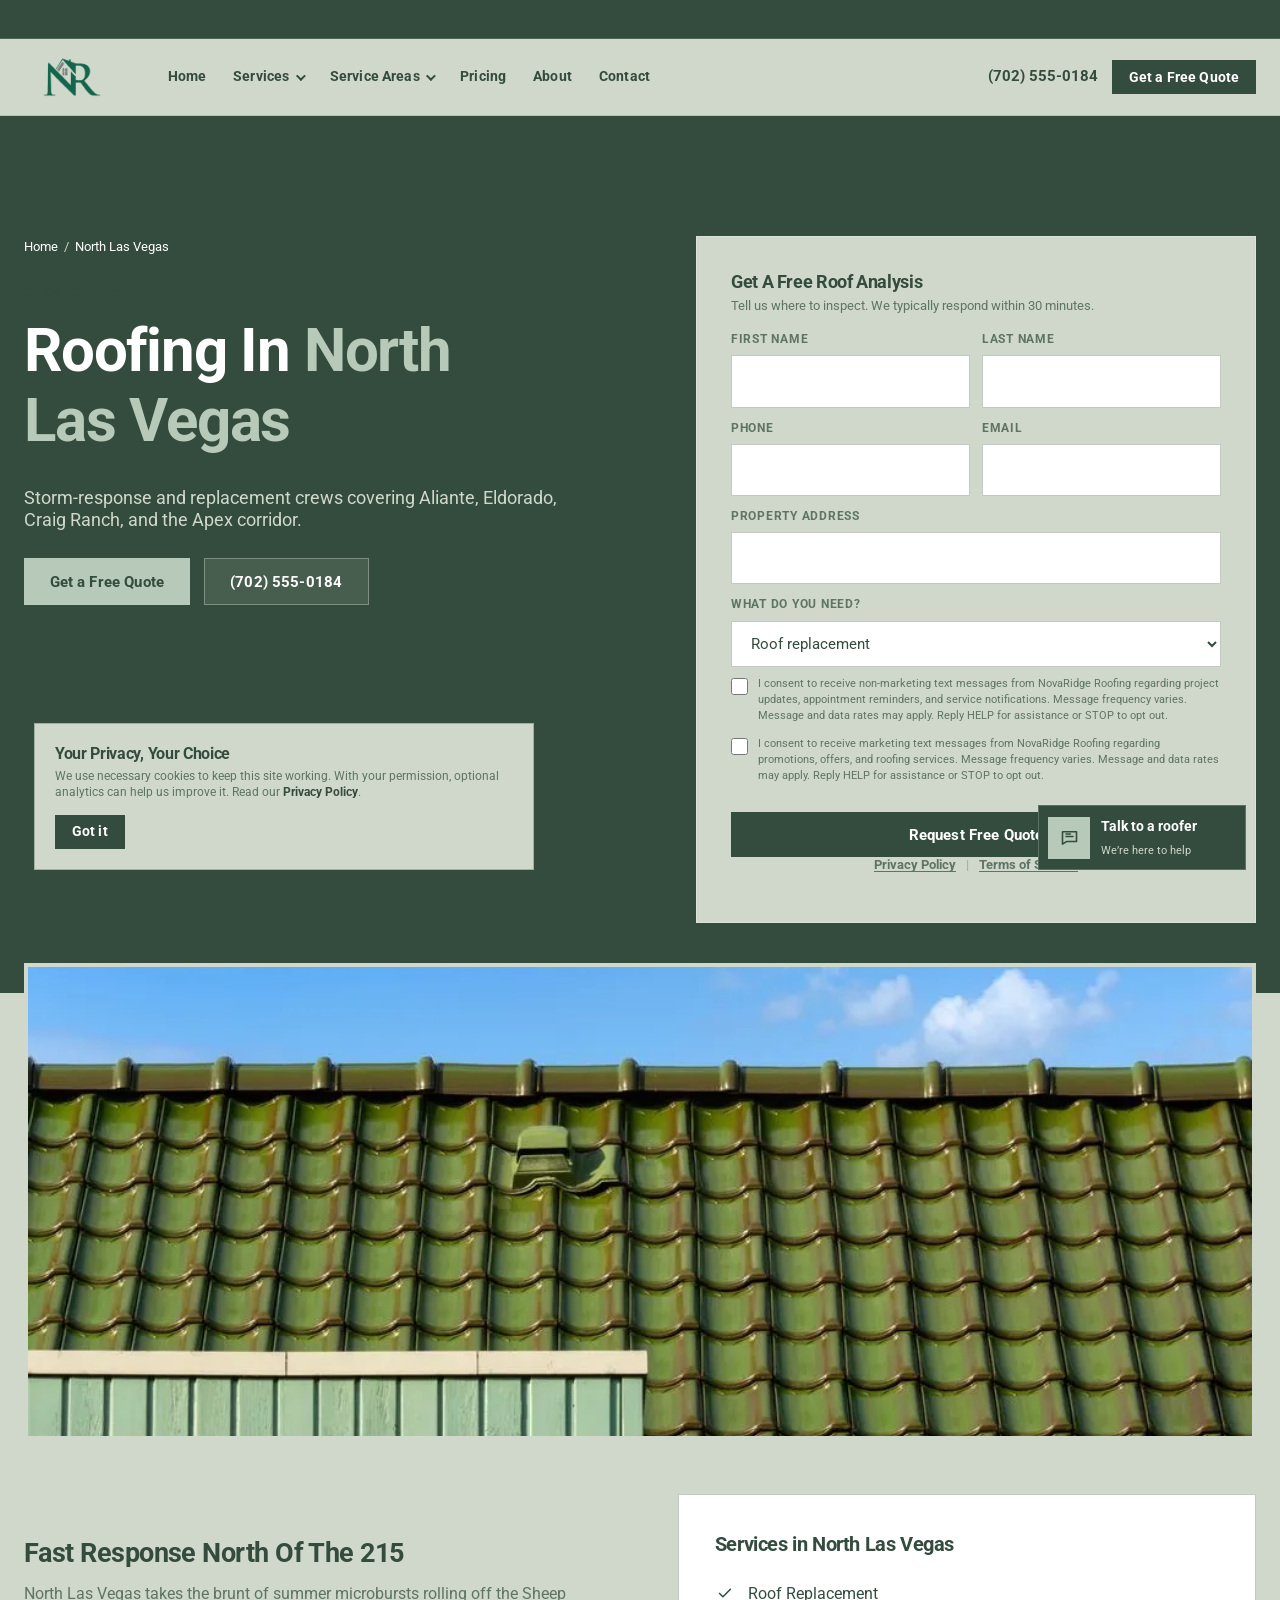
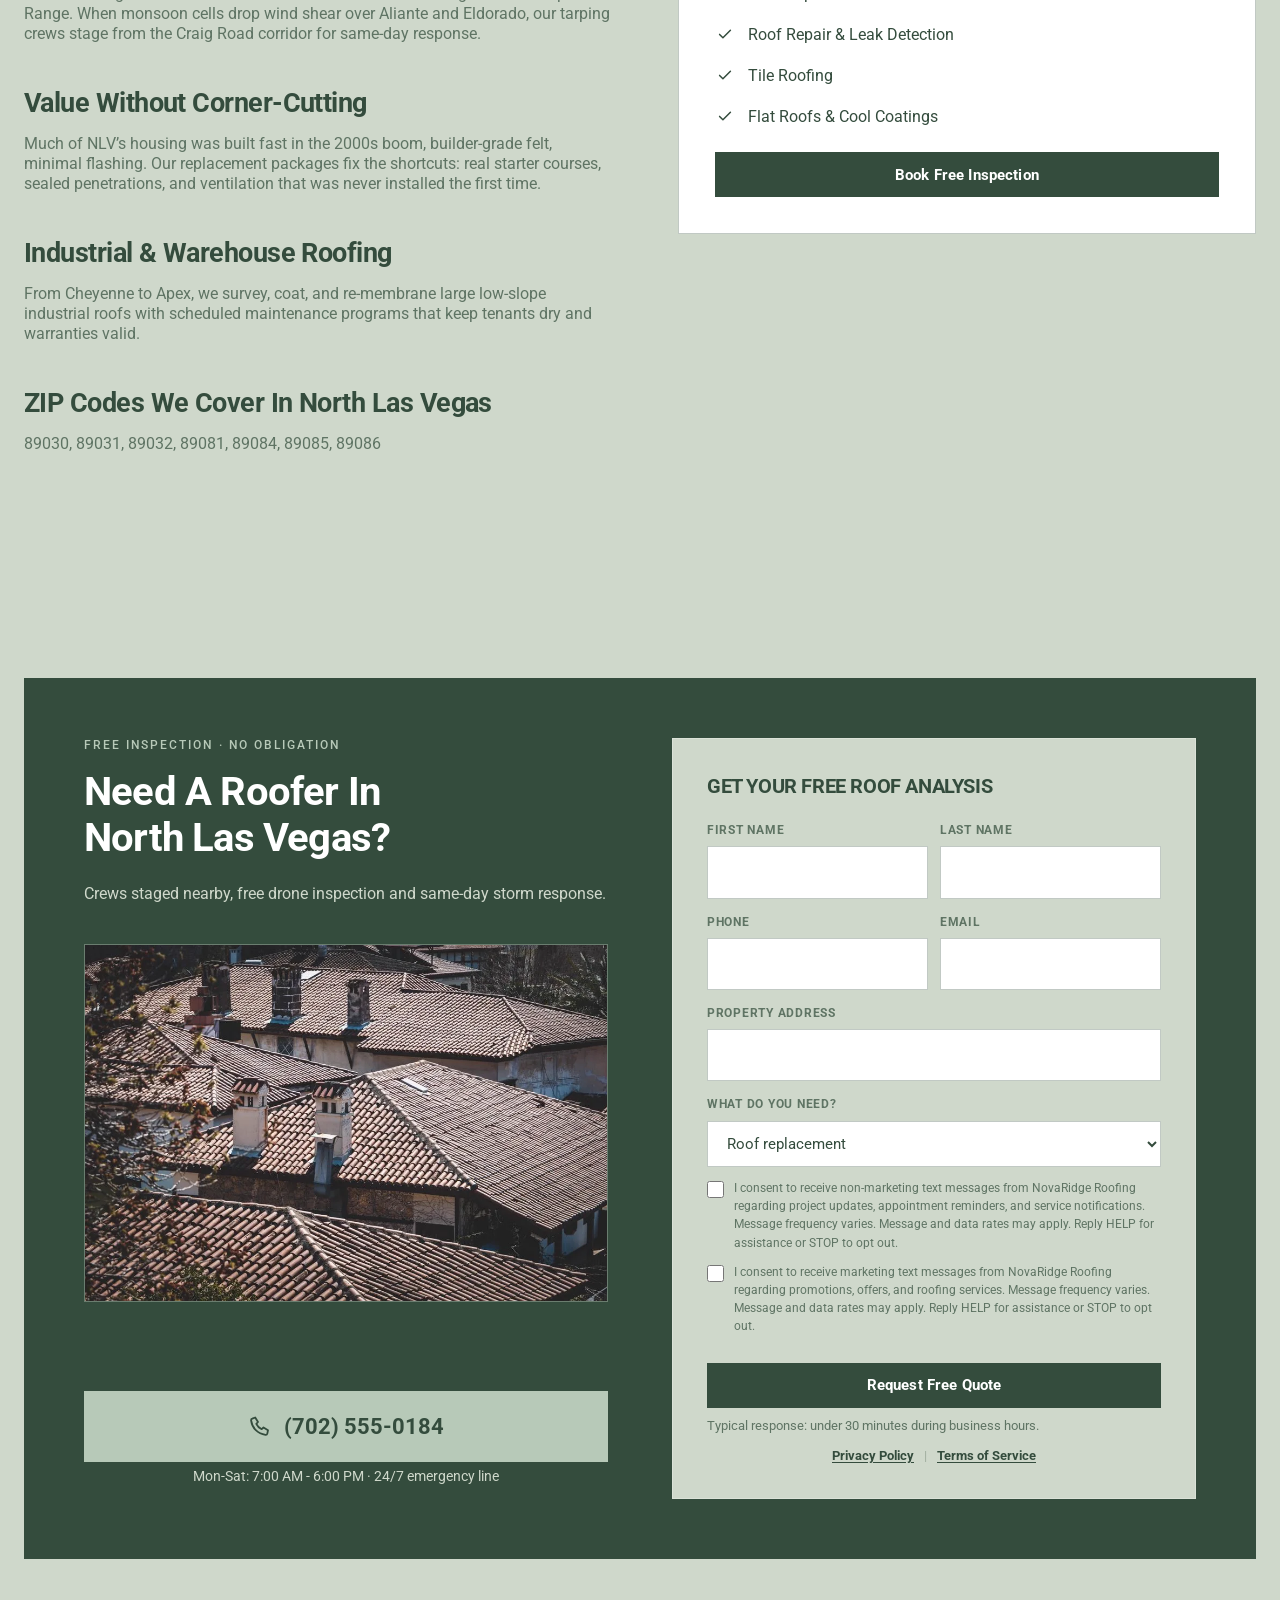
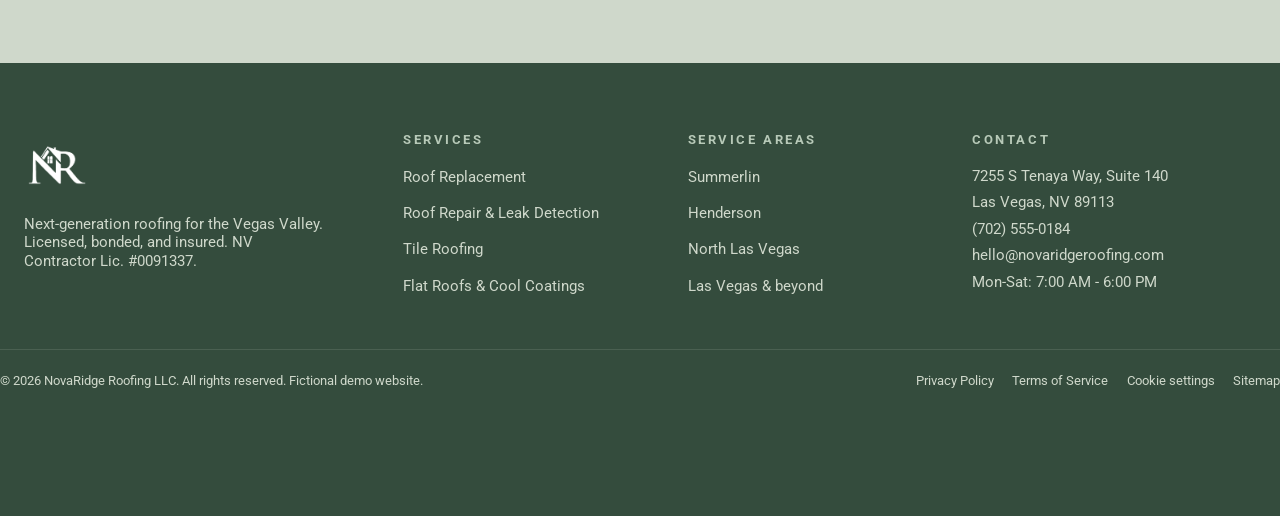
<file: service-areas/north-las-vegas/index.html>
<!DOCTYPE html>
<html lang="en">
<head>
<meta charset="utf-8">
<meta name="viewport" content="width=device-width, initial-scale=1">
<title>Roofing Company in North Las Vegas, NV | NovaRidge Roofing</title>
<meta name="description" content="Roof repair, replacement, and storm damage response in North Las Vegas: Aliante, Eldorado, Craig Ranch, and the Apex industrial corridor.">
<link rel="canonical" href="https://philderev.github.io/roofing-template/service-areas/north-las-vegas/">
<meta name="theme-color" content="#CFD8CB">
<link rel="icon" href="../../assets/img/nrr-2.png" type="image/png">
<link rel="apple-touch-icon" href="../../assets/img/nrr.png">
<meta property="og:type" content="website">
<meta property="og:site_name" content="NovaRidge Roofing">
<meta property="og:title" content="Roofing Company in North Las Vegas, NV | NovaRidge Roofing">
<meta property="og:description" content="Roof repair, replacement, and storm damage response in North Las Vegas: Aliante, Eldorado, Craig Ranch, and the Apex industrial corridor.">
<meta property="og:url" content="https://philderev.github.io/roofing-template/service-areas/north-las-vegas/">
<meta property="og:image" content="https://philderev.github.io/roofing-template/assets/img/nrr.png">
<meta property="og:image:secure_url" content="https://philderev.github.io/roofing-template/assets/img/nrr.png">
<meta property="og:image:type" content="image/png">
<meta property="og:image:width" content="3231">
<meta property="og:image:height" content="2550">
<meta property="og:image:alt" content="NovaRidge Roofing logo">
<meta name="twitter:card" content="summary">
<link rel="preload" href="../../assets/fonts/roboto-400.ttf" as="font" type="font/ttf" crossorigin>
<style>/* NOVARIDGE ROOFING , design system
   Palette: Sage Hint · Mint · Sage · Moss · Evergreen */
@font-face{font-family:"Roboto";src:url("../../assets/fonts/roboto-400.ttf") format("truetype");font-style:normal;font-weight:400;font-display:swap}
@font-face{font-family:"Roboto";src:url("../../assets/fonts/roboto-500.ttf") format("truetype");font-style:normal;font-weight:500;font-display:swap}
@font-face{font-family:"Roboto";src:url("../../assets/fonts/roboto-700.ttf") format("truetype");font-style:normal;font-weight:700;font-display:swap}
:root{
  --bg:#CFD8CB;--bg-warm:#B7C9B8;--bg-sun:#B7C9B8;
  --card:#ffffff;--foot:#344C3D;--foot-2:#293D31;
  --ink:#344C3D;--muted:#5F7464;--inv:#F4F6F3;--inv-muted:#CFD8CB;
  --green:#344C3D;--green-2:#738A6E;--lime:#8EA58E;--yellow:#8EA58E;--yellow-2:#738A6E;
  --line:rgba(52,76,61,.14);--line2:rgba(52,76,61,.3);
  --grad:#344C3D;
  --grad-text:#344C3D;
  --r:0;--maxw:1480px;
  --shadow:none;
  --shadow-lg:0 20px 44px rgba(52,76,61,.18);
  --font-body:"Roboto","Segoe UI",Arial,sans-serif;
  --font-display:"Roboto","Segoe UI",Arial,sans-serif;
  --ease:cubic-bezier(.22,.61,.2,1);
}
*,*::before,*::after{box-sizing:border-box}
html{scroll-behavior:smooth;scroll-padding-top:96px;-webkit-text-size-adjust:100%;overflow-x:clip}
@media(prefers-reduced-motion:reduce){html{scroll-behavior:auto}*,*::before,*::after{animation-duration:.001s!important;transition-duration:.001s!important}}
picture{display:block;overflow:hidden;border-radius:var(--r)}
picture img{display:block;transition:transform .65s var(--ease)}
@media(hover:hover) and (pointer:fine){picture:hover img{transform:scale(1.06)}}
body{margin:0;background:var(--bg);color:var(--ink);font:400 1rem/1.7 var(--font-body);text-rendering:optimizeLegibility;-webkit-font-smoothing:antialiased}
img,svg,video{max-width:100%;height:auto;display:block}
a{color:var(--green);text-decoration:none}
a:hover{text-decoration:underline}
::selection{background:rgba(142,165,142,.55);color:#344C3D}
:focus-visible{outline:2px solid var(--green);outline-offset:3px}
h1,h2,h3,h4{font-family:var(--font-display);line-height:1.16;margin:0 0 .55em;font-weight:700;letter-spacing:-.02em;text-wrap:balance}
h1{font-size:clamp(2.25rem,5.2vw,3.75rem);text-transform:capitalize}
h2{font-size:clamp(1.75rem,3.5vw,2.5rem);text-transform:capitalize}
h3{font-size:1.25rem;line-height:1.3}
p{margin:0 0 1em;line-height:1.25!important}
.wrap{max-width:var(--maxw);margin:0 auto;padding:0 clamp(14px,2vw,24px)}
.kicker{display:inline-flex;align-items:center;font-family:var(--font-display);font-size:.75rem;font-weight:500;letter-spacing:.16em;text-transform:uppercase;color:var(--green);margin-bottom:1.3em}
.cta-card .kicker{color:#B7C9B8}
.grad-text{background:var(--grad-text);-webkit-background-clip:text;background-clip:text;color:transparent}
.muted{color:var(--muted)}
section{padding:clamp(56px,9vw,104px) 0;position:relative;overflow:clip}
.section-head{max-width:660px;margin-bottom:clamp(28px,4vw,48px)}
.section-head.split{display:flex;max-width:none;flex-wrap:wrap;gap:1.5rem;align-items:flex-end;justify-content:space-between}
.section-head.split>p{max-width:44ch;border-left:3px solid var(--yellow);padding-left:1rem;margin:0}
.alt-band{background:var(--bg-warm);border-block:1px solid var(--line)}

/* skip link */
.skip{position:absolute;left:-999px;top:8px;z-index:100;background:var(--green);color:#fff;padding:.6em 1em;font-weight:700}
.skip:focus{left:8px}

/* header */
.announcement{position:relative;z-index:51;background:var(--green);color:#fff;border-bottom:1px solid rgba(255,255,255,.14)}
.announcement .wrap{min-height:38px;text-align:center;font-size:.8rem;line-height:1.35}
.announcement-rotator{position:relative;height:38px;overflow:hidden}
.announcement-item{position:absolute;inset:0;display:flex;align-items:center;justify-content:center;gap:12px;opacity:0;transform:translateY(12px);animation:announcement-cycle 10s ease-in-out infinite}
.announcement-item:nth-child(2){animation-delay:5s}
.announcement strong{font-weight:700}
.announcement a{color:#fff;font-weight:700;text-decoration:underline;text-underline-offset:3px;white-space:nowrap}
.announcement a:hover{color:var(--bg-warm)}
@keyframes announcement-cycle{0%{opacity:0;transform:translateY(12px)}4%,46%{opacity:1;transform:none}50%,100%{opacity:0;transform:translateY(-12px)}}
@media(prefers-reduced-motion:reduce){.announcement-item{animation:none;opacity:1;transform:none}.announcement-item:nth-child(2){display:none}}
.site-head{position:sticky;top:0;z-index:50;background:var(--bg);border-bottom:1px solid var(--line)}
.nav-bar{position:relative;display:flex;align-items:center;gap:20px;min-height:76px}
.brand{display:flex;align-items:center;color:var(--ink);flex:none}
.brand:hover{text-decoration:none}
.brand-logo{width:96px;height:64px;object-fit:contain;display:block}
nav.main{margin-left:16px}
nav.main ul{list-style:none;display:flex;gap:4px;margin:0;padding:0;align-items:center}
nav.main a,.drop-btn{display:block;padding:.55em .8em;color:var(--ink);font:600 .9rem/1.4 var(--font-display);letter-spacing:.01em;background:none;border:0;cursor:pointer;white-space:nowrap;position:relative}
nav.main a:hover,.drop-btn:hover{background:rgba(183,201,184,.4);text-decoration:none}
nav.main a[aria-current=page]{color:var(--green);background:rgba(183,201,184,.22);text-decoration:none}
nav.main a[aria-current=page]::after{content:"";position:absolute;left:50%;bottom:2px;width:24px;height:3px;background:var(--green);transform:translateX(-50%)}
.has-drop{position:relative}
.drop-btn::after{content:"";display:inline-block;margin-left:.45em;width:7px;height:7px;border-right:2px solid currentColor;border-bottom:2px solid currentColor;transform:rotate(45deg) translateY(-2px)}
.drop{position:absolute;top:calc(100% + 6px);left:0;min-width:240px;background:var(--card);border:1px solid var(--line2);padding:8px;opacity:0;visibility:hidden;transform:translateY(6px);transition:.18s}
.has-drop:hover .drop,.has-drop:focus-within .drop,.has-drop.open .drop{opacity:1;visibility:visible;transform:none}
.drop a{padding:.6em .8em;font-weight:500}
.drop a:hover{background:var(--bg-warm)}
.head-cta{display:flex;align-items:center;gap:14px}
.head-cta{margin-left:auto}
.phone-link{font-weight:700;font-size:.95rem;color:var(--ink);white-space:nowrap}
.phone-link:hover{color:var(--green);text-decoration:none}
.btn{display:inline-flex;align-items:center;justify-content:center;gap:.5em;padding:.9em 1.7em;font:600 .94rem/1.2 var(--font-display);letter-spacing:.01em;border:0;cursor:pointer;transition:outline-color .2s var(--ease),background-color .2s;outline:2px solid transparent;outline-offset:2px;white-space:nowrap}
.btn:hover{text-decoration:none}
.btn-primary{background:#344C3D;color:#fff}
.btn-primary:hover{background:#293D31;outline-color:#344C3D}
.btn-yellow{background:#B7C9B8;color:#344C3D}
.btn-yellow:hover{background:#8EA58E;outline-color:#738A6E}
.btn-ghost{background:rgba(255,255,255,.7);color:var(--ink);border:1px solid var(--line2)}
.btn-ghost:hover{border-color:var(--green);color:var(--green);background:#fff}
.hero .btn-ghost,.sub-hero .btn-ghost{background:rgba(207,216,203,.12);color:#fff;border-color:rgba(207,216,203,.4)}
.hero .btn-ghost:hover,.sub-hero .btn-ghost:hover{background:rgba(207,216,203,.22);color:#fff;border-color:var(--yellow)}
.btn-sm{padding:.62em 1.2em;font-size:.88rem}
.nav-toggle{display:none;margin-left:auto;background:none;border:1px solid var(--line2);padding:9px 11px;cursor:pointer}
.nav-toggle span{display:block;width:20px;height:2px;background:var(--ink);margin:4px 0;transition:.2s}

/* hero (home) */
.hero{position:relative;min-height:min(92svh,880px);display:flex;align-items:center;overflow:hidden;padding:110px 0 90px;isolation:isolate}
.hero .wrap{width:100%}
.hero-media{position:absolute;inset:0;z-index:-2}
.hero-media video,.hero-media img{width:100%;height:100%;object-fit:cover}
.hero-media::after{content:"";position:absolute;inset:0;background:rgba(41,61,49,.62)}
.hero-inner{max-width:760px;color:#fff}
.hero-layout,.sub-hero-layout{display:grid;grid-template-columns:minmax(0,1.15fr) minmax(340px,.85fr);gap:clamp(32px,6vw,80px);align-items:center}
.sub-hero-layout{grid-template-columns:minmax(0,1fr) minmax(460px,1fr);align-items:start}
.hero-form{padding:clamp(20px,2.5vw,28px);max-width:480px;justify-self:end;width:100%}
.sub-hero-layout .hero-form{max-width:560px}
.hero-form h2{font-size:1.15rem;margin-bottom:.3em;color:var(--ink)}
.hero-form>p{font-size:.82rem;color:var(--muted);margin:0 0 14px}
.hero-form .f-field{margin-bottom:9px}
.hero-form .sms-consent{font-size:.67rem;margin-bottom:12px}
.hero-form .btn{width:100%}
.hero-status{display:inline-flex;align-items:center;gap:.6rem;font-size:.8rem;font-weight:600;letter-spacing:.16em;text-transform:uppercase;color:#B7C9B8;margin-bottom:1.5rem}
.pulse{position:relative;width:9px;height:9px;background:#B7C9B8}
.hero .grad-text,.sub-hero .grad-text{background:#B7C9B8;-webkit-background-clip:text;background-clip:text;color:transparent}
.hero p.lede{font-size:clamp(1.02rem,2vw,1.2rem);color:#CFD8CB;max-width:560px;border-left:3px solid var(--yellow);padding-left:1.1rem}
.hero-ctas{display:flex;gap:14px;flex-wrap:wrap;margin:1.7em 0 2.3em}

/* sub-hero (subpages) */
.sub-hero{position:relative;padding:clamp(76px,10vw,120px) 0 clamp(44px,6vw,70px);overflow:hidden;color:#fff;background:#344C3D}
.sub-hero .lede{color:#CFD8CB!important}
.crumbs{font-size:.84rem;color:#CFD8CB;margin-bottom:1.4em}
.crumbs a{color:#CFD8CB}
.crumbs a:hover{color:var(--yellow)}
.crumbs span[aria-current]{color:#fff}

/* trust bar */
.trust{border-block:1px solid rgba(52,76,61,.12);background:var(--bg-sun);padding:20px 0;overflow:hidden}
.trust-track{display:flex;width:max-content;animation:trust-marquee 28s linear infinite;will-change:transform}
.trust-row{display:flex;gap:clamp(36px,5vw,76px);align-items:center;padding:0 clamp(18px,2.5vw,38px);flex:none}
.trust-item{display:flex;align-items:center;font:600 .8rem/1.2 var(--font-display);letter-spacing:.08em;text-transform:uppercase;color:#344C3D;white-space:nowrap}
.stars{color:#344C3D;letter-spacing:2px}
@keyframes trust-marquee{to{transform:translateX(-25%)}}
@media(hover:hover){.trust:hover .trust-track{animation-play-state:paused}}
@media(prefers-reduced-motion:reduce){.trust{overflow-x:auto}.trust-track{animation:none}.trust-row[aria-hidden=true]{display:none}}

/* cards */
.grid-3{display:grid;grid-template-columns:repeat(3,1fr);gap:20px}
.grid-4{display:grid;grid-template-columns:repeat(4,1fr);gap:20px}
.grid-2{display:grid;grid-template-columns:repeat(2,1fr);gap:20px}
.card{background:var(--card);border:1px solid var(--line);border-radius:var(--r);padding:28px;position:relative;overflow:hidden;transition:transform .35s var(--ease),border-color .35s,box-shadow .35s}
.card::before{content:"";position:absolute;inset:0 0 auto;height:3px;background:var(--grad);opacity:0;transition:.25s}
a.card{color:var(--ink);display:block}
a.card:hover{text-decoration:none}
.card:hover{transform:translateY(-6px);border-color:rgba(52,76,61,.35);box-shadow:var(--shadow-lg)}
.card:hover::before{opacity:1}
.card .icon{width:54px;height:54px;display:grid;place-items:center;background:rgba(183,201,184,.35);border:1px solid rgba(52,76,61,.2);margin-bottom:18px;transition:.3s var(--ease)}
.card:hover .icon{background:var(--grad);transform:rotate(-6deg) scale(1.06)}
.card:hover .icon svg path,.card:hover .icon svg circle{stroke:#fff}
.card h3{margin-bottom:.4em}
.card p{color:var(--muted);font-size:.94rem;margin:0}
.card .go{display:inline-block;margin-top:16px;font-weight:700;font-size:.88rem;color:var(--green)}

/* image-led service overview */
.service-intro{max-width:760px}
.service-intro h2{max-width:15ch}
.service-intro .muted{max-width:62ch;margin-top:1rem}
.service-card-grid{display:grid;grid-template-columns:repeat(4,minmax(0,1fr));gap:clamp(14px,1.5vw,24px)}
.service-card{display:grid;grid-template-columns:1fr;grid-template-rows:210px 1fr;min-height:500px;background:var(--card);color:var(--ink);border:1px solid var(--line);border-radius:var(--r);overflow:hidden;transition:transform .35s var(--ease),box-shadow .35s,border-color .35s}
.service-card:hover{text-decoration:none;transform:translateY(-6px);border-color:rgba(52,76,61,.35);box-shadow:var(--shadow-lg)}
.service-card-media{position:relative;display:block;min-height:0;overflow:hidden;background:#d6ddd3}
.service-card-media picture{display:block;height:100%;border-radius:0}
.service-card-media img{width:100%;height:100%;object-fit:cover;border-radius:0;transition:transform .6s var(--ease)}
.service-card:hover .service-card-media img{transform:scale(1.045)}
.service-number{position:absolute;top:18px;left:18px;display:grid;place-items:center;width:46px;height:46px;background:rgba(255,255,255,.92);font-size:.76rem;font-weight:800;letter-spacing:.08em;color:var(--green)}
.service-card-body{display:flex;flex-direction:column;padding:clamp(24px,3vw,36px)}
.service-label{display:flex;align-items:center;gap:.55rem;margin-bottom:1.35rem;color:var(--green);font-size:.72rem;font-weight:800;letter-spacing:.1em;text-transform:uppercase}
.service-label svg{width:20px;height:20px;flex:none}
.service-card h3{font-size:clamp(1.25rem,1.7vw,1.65rem);margin:0 0 .65rem}
.service-card p{color:var(--muted);font-size:.94rem;margin:0;line-height:1.7}
.service-card .go{display:flex;align-items:center;justify-content:space-between;margin-top:auto;padding-top:1.4rem;border-top:1px solid var(--line);color:var(--green);font-size:.84rem;font-weight:800}
.service-card .go span{font-size:1.15rem;transition:transform .25s var(--ease)}
.service-card:hover .go span{transform:translateX(4px)}

/* about preview / photo layouts */
.about-grid{display:grid;grid-template-columns:1.02fr 1fr;gap:clamp(28px,5vw,64px);align-items:center}
.about-media{position:relative}
.about-media img{border-radius:var(--r);aspect-ratio:4/4.7;object-fit:cover;width:100%;box-shadow:var(--shadow)}
.float-chip{position:absolute;display:flex;align-items:center;gap:.8rem;background:#fff;border:1px solid var(--line2);padding:.85rem 1.15rem}
.float-chip .ico{width:40px;height:40px;background:var(--green);display:grid;place-items:center;flex:none}
.float-chip .ico svg{width:20px;height:20px}
.float-chip b{display:block;font-size:1.05rem;line-height:1.1}
.float-chip span{font-size:.72rem;color:var(--muted);letter-spacing:.06em;text-transform:uppercase}
.chip-tr{top:1.4rem;right:-1rem}
.chip-bl{bottom:2.2rem;left:-1.2rem}
.checklist{list-style:none;margin:1.4em 0 0;padding:0;display:grid;gap:14px}
.checklist li{display:flex;gap:13px;align-items:flex-start;color:var(--muted)}
.checklist li b{color:var(--ink)}
.checklist svg{flex:none;margin-top:3px}
.mini-stats{display:grid;grid-template-columns:repeat(3,1fr);gap:1.4rem;margin-top:2rem}
.mini-stats b{font-size:clamp(1.6rem,2.6vw,2.2rem);display:block;line-height:1;margin-bottom:6px;letter-spacing:-.02em;background:var(--grad-text);-webkit-background-clip:text;background-clip:text;color:transparent}
.mini-stats span{display:block;font-size:.8rem;line-height:1.25;color:var(--muted)}
.why-grid{align-items:start}
.why-media{display:grid;grid-template-columns:1fr 1fr;gap:1.2rem;margin-top:43px;padding:8px;border:1px solid var(--line2)}
.why-media img{border-radius:var(--r);width:100%;object-fit:cover;aspect-ratio:4/3.4;box-shadow:var(--shadow)}
.why-media picture:first-child{grid-column:1/-1}
.why-media picture:first-child img{aspect-ratio:16/8.2}

/* projects */
.proj-grid{display:grid;grid-template-columns:1fr 1fr;gap:1.5rem}
.proj{position:relative;border-radius:var(--r);overflow:hidden;display:block;box-shadow:var(--shadow)}
.proj img{aspect-ratio:16/10.5;object-fit:cover;width:100%;transition:transform .8s var(--ease)}
.proj:hover img{transform:scale(1.06)}
.proj-info{position:absolute;inset:auto 0 0;padding:1.4rem;background:rgba(41,61,49,.92)}
.proj-info time{font-size:.76rem;color:var(--yellow);letter-spacing:.16em;text-transform:uppercase}
.proj-info h3{font-size:1.24rem;text-transform:uppercase;margin:.3rem 0 0;color:#fff}
.proj-tags{position:absolute;top:1.1rem;right:1.1rem;display:flex;gap:.5rem}
.proj-tags span{font-size:.68rem;font-weight:600;letter-spacing:.1em;text-transform:uppercase;background:rgba(207,216,203,.92);border:1px solid rgba(52,76,61,.15);color:#344C3D;padding:.32rem .7rem}

/* tech panel (sticky sidebars) */
.tech-panel{background:var(--card);border:1px solid var(--line2);padding:clamp(22px,3vw,36px);position:relative;overflow:hidden}
.tech-rows{display:grid;gap:12px;margin-top:6px}
.tech-row{display:flex;justify-content:space-between;gap:14px;padding:13px 16px;background:var(--bg);border:1px solid var(--line);font-size:.92rem}
.tech-row b{color:var(--green);font-weight:700;white-space:nowrap}

/* process */
.steps{counter-reset:s}
.step{counter-increment:s;display:grid;grid-template-columns:auto 1fr;gap:1.6rem;align-items:center;padding:1.6rem 0;border-bottom:1px solid var(--line);transition:padding-left .35s var(--ease),background .35s}
.step:hover{padding-left:1rem;background:rgba(183,201,184,.3)}
.step-num{font-size:.95rem;font-weight:700;color:var(--green);width:58px;height:58px;display:grid;place-items:center;border:1px solid var(--line2);background:rgba(183,201,184,.3)}
.step-num::before{content:"0" counter(s)}
.step h3{font-size:1.25rem;text-transform:uppercase;margin:0 0 .2em}
.step p{color:var(--muted);font-size:.95rem;margin:0;max-width:62ch}

/* areas */
.area-flex{display:grid;grid-template-columns:1fr 1fr;gap:clamp(28px,5vw,60px);align-items:center}
.map-panel{background:var(--card);border:1px solid var(--line2);padding:14px;overflow:hidden}
.map-panel iframe{display:block;width:100%;height:400px;border:0;background:#F4F6F3}
.area-list{display:grid;grid-template-columns:1fr 1fr;gap:12px;margin-top:1.4em}
.area-chip{display:flex;align-items:center;padding:13px 16px;background:var(--card);border:1px solid var(--line);color:var(--ink);font-weight:600;font-size:.93rem;transition:.2s var(--ease)}
.area-chip:hover{border-color:var(--green);text-decoration:none;transform:translateY(-3px);color:var(--green)}

/* reviews */
.review-marquee{overflow:hidden}
.review-marquee.rv:not(.in){transform:none}
.review-grid{display:flex;width:max-content;gap:20px}
.review-card{background:var(--card);border:1px solid var(--line);padding:24px 22px 18px;display:flex;flex-direction:column;gap:16px}
.review-grid .review-card{width:calc((min(100vw - 48px,1432px) - 60px)/4);flex:none}
.review-card p{color:var(--ink);font-size:.92rem;line-height:1.55;margin:0;flex:1}
.reviewer{display:flex;align-items:center;gap:12px;order:-2}
.avatar{width:40px;height:40px;display:grid;place-items:center;flex:none;font-weight:700;background:var(--green-2);color:#fff;font-size:.9rem}
.review-card:nth-child(even) .avatar{background:var(--green);color:#fff}
.reviewer b{display:block;font-size:.9rem;line-height:1.35;color:var(--ink)}
.reviewer span{display:block;font-size:.76rem;line-height:1.4;color:var(--muted);margin-top:3px}
.review-card>.stars{order:-1;color:var(--yellow-2);font-size:.9rem;line-height:1;letter-spacing:2px}
.review-foot{display:flex;align-items:center;justify-content:space-between;gap:16px;border-top:1px solid var(--line);padding-top:14px;margin-top:2px;font-size:.76rem;color:var(--muted)}
.review-foot a{font-weight:600;color:var(--green);white-space:nowrap}
.review-marquee.in .review-grid{animation:reviews-scroll 38s linear infinite}
.review-marquee:hover .review-grid{animation-play-state:paused}
@keyframes reviews-scroll{to{transform:translateX(calc(-50% - 10px))}}
@media(prefers-reduced-motion:reduce){.review-marquee.in .review-grid{animation:none}}

/* faq */
.faq-grid{display:grid;grid-template-columns:minmax(0,1fr) minmax(0,1fr);gap:clamp(1.5rem,3vw,2.75rem);align-items:start}
.faq-media{width:100%;max-width:none;justify-self:end;align-self:start;margin-top:42px;padding:8px;border:1px solid var(--line2)}
.faq-media img{border-radius:var(--r);aspect-ratio:4/3.4;object-fit:cover;width:100%;box-shadow:var(--shadow)}
.faq details,.faq-grid details{border:1px solid var(--line);background:var(--card);margin-bottom:12px;overflow:hidden;transition:border-color .3s}
.faq{max-width:820px}
details[open]{border-color:var(--line2)}
.faq summary,.faq-grid summary{cursor:pointer;padding:17px 20px;font-weight:600;list-style:none;display:flex;justify-content:space-between;gap:16px;align-items:center}
summary::-webkit-details-marker{display:none}
summary .plus{flex:none;width:28px;height:28px;position:relative;border:1px solid var(--line);background:rgba(183,201,184,.3);transition:.3s var(--ease)}
summary .plus::before,summary .plus::after{content:"";position:absolute;inset:0;margin:auto;background:var(--green)}
summary .plus::before{width:12px;height:2px}
summary .plus::after{width:2px;height:12px;transition:transform .3s var(--ease)}
details[open] summary .plus{background:var(--grad);border-color:transparent}
details[open] summary .plus::before,details[open] summary .plus::after{background:#fff}
details[open] summary .plus::after{transform:rotate(90deg)}
.faq-a{padding:0 20px 18px;color:var(--muted);font-size:.95rem}

/* pricing */
.price-card{position:relative;background:var(--card);border:1px solid var(--line);padding:32px 28px;display:flex;flex-direction:column;transition:transform .3s var(--ease),border-color .3s,box-shadow .3s}
.price-card:hover{transform:translateY(-6px);border-color:rgba(52,76,61,.4);box-shadow:var(--shadow-lg)}
.price-card.hot{border-color:rgba(52,76,61,.55);box-shadow:0 0 0 3px rgba(183,201,184,.5)}
.price-card .tag{position:absolute;top:-13px;left:50%;transform:translateX(-50%);white-space:nowrap;background:#B7C9B8;color:#344C3D;font-size:.72rem;font-weight:700;letter-spacing:.12em;text-transform:uppercase;padding:.4em 1em}
.price-card h3{font-size:1.1rem;text-transform:uppercase}
.price{font-size:2.1rem;font-weight:700;margin:.2em 0 .1em;letter-spacing:-.02em}
.price small{font-size:.85rem;color:var(--muted);font-weight:500}
.price-card ul{list-style:none;padding:1.2em 0 0;margin:.6em 0 1.6em;display:grid;gap:10px;flex:1;border-top:1px solid var(--line)}
.price-card li{display:flex;gap:10px;font-size:.92rem;color:var(--muted)}
.price-card li::before{content:"";width:8px;height:2px;background:var(--green);flex:none;margin-top:11px}
.price-card .btn{width:100%}

/* cta band + form */
.cta-band{padding:clamp(56px,9vw,104px) 0}
.cta-card{position:relative;overflow:hidden;padding:clamp(28px,5vw,60px);color:#fff;background:#344C3D}
.cta-card .inner{position:relative;display:grid;grid-template-columns:1fr 1fr;gap:clamp(30px,5vw,70px);align-items:start}
.cta-card .inner>div:first-child{display:flex;flex-direction:column;align-self:stretch}
.cta-card .inner>div:first-child .big-phone{margin-top:auto}
.cta-visual{height:clamp(240px,28vw,410px);margin:24px 0;overflow:hidden;border:1px solid rgba(207,216,203,.35)}
.cta-visual picture,.cta-visual img{width:100%;height:100%}
.cta-visual img{object-fit:cover}
.cta-card .muted{color:#CFD8CB}
.big-phone{display:inline-flex;align-items:center;justify-content:center;gap:12px;margin-top:1.2em;padding:.75em 1.4em;background:#B7C9B8;color:#344C3D;font-size:clamp(1.15rem,2.4vw,1.4rem);font-weight:700;outline:2px solid transparent;outline-offset:2px;transition:outline-color .2s var(--ease),background-color .2s}
.big-phone:hover{background:#8EA58E;color:#293D31;outline-color:#738A6E;text-decoration:none}
.cta-card .big-phone+p{text-align:center}
.lead-form{background:var(--bg);border:1px solid rgba(255,255,255,.25);padding:clamp(22px,3vw,34px);color:var(--ink)}
.lead-form h3{margin-bottom:1em;text-transform:uppercase}
.f-row{display:grid;grid-template-columns:1fr 1fr;gap:12px}
.f-field{margin-bottom:12px}
.f-field label{display:block;font-size:.78rem;font-weight:700;letter-spacing:.06em;color:var(--muted);margin-bottom:6px;text-transform:uppercase}
.f-field input,.f-field select,.f-field textarea{width:100%;padding:.8em 1em;background:#fff;border:1px solid var(--line2);color:var(--ink);font:inherit;font-size:.95rem}
.f-field input:focus,.f-field select:focus,.f-field textarea:focus{outline:none;border-color:var(--green);box-shadow:0 0 0 3px rgba(115,138,110,.2)}
.form-note{font-size:.8rem;color:var(--muted);margin:10px 0 0}
.sms-consents{border:0;padding:0;margin:6px 0 16px;min-width:0}
.sms-consents legend{padding:0;margin:0 0 8px;color:var(--ink);font-size:.78rem;font-weight:700;text-transform:uppercase;letter-spacing:.06em}
.sms-consent{display:flex;align-items:flex-start;gap:10px;margin:0 0 11px;color:var(--muted);font-size:.76rem;line-height:1.5;cursor:pointer}
.sms-consent input{width:17px;height:17px;flex:0 0 17px;margin:2px 0 0;accent-color:var(--green)}
.consent-note{font-size:.72rem;color:var(--muted);margin:0!important}
.form-legal{display:flex;justify-content:center;gap:10px;margin:14px 0 0;font-size:.8rem}
.form-legal a{color:var(--green-dark);font-weight:600;text-decoration:underline;text-underline-offset:2px}
.form-legal span{color:var(--line2)}
.form-consent{font-size:.72rem;line-height:1.5}
.form-consent a{font-weight:600}
.form-ok{display:none;padding:14px 18px;border:1px solid rgba(52,76,61,.4);background:rgba(115,138,110,.12);color:var(--green);font-weight:600;margin-top:14px}

/* footer */
.site-foot{background:var(--foot);color:var(--inv);padding:clamp(44px,6vw,70px) 0 0}
.site-foot .brand{color:var(--inv)}
.site-foot .brand-logo{filter:brightness(0) invert(1);transform:translateX(-15px);margin-right:-15px}
.foot-grid{display:grid;grid-template-columns:1.4fr 1fr 1fr 1.2fr;gap:clamp(24px,4vw,48px)}
.foot-grid h4{font-size:.8rem;letter-spacing:.2em;text-transform:uppercase;color:#B7C9B8;margin-bottom:1.2em}
.foot-grid ul{list-style:none;margin:0;padding:0;display:grid;gap:9px}
.foot-grid a{color:var(--inv-muted);font-size:.92rem}
.foot-grid a:hover{color:#B7C9B8}
.foot-about p{color:var(--inv-muted);font-size:.92rem;max-width:300px}
address{font-style:normal;color:var(--inv-muted);font-size:.92rem;line-height:1.8}
address a{color:var(--inv)}
.foot-bottom{margin-top:clamp(30px,5vw,50px);border-top:1px solid rgba(207,216,203,.14);padding:20px 0 clamp(96px,12vw,124px);display:flex;justify-content:space-between;gap:14px;flex-wrap:wrap;font-size:.82rem;color:var(--inv-muted)}
.foot-bottom a{color:var(--inv-muted)}
.foot-bottom a:hover{color:#B7C9B8}
.foot-legal{display:flex;gap:1.4em;flex-wrap:wrap}
.cookie-settings{border:0;padding:0;background:none;color:var(--inv-muted);font:inherit;cursor:pointer}.cookie-settings:hover{color:#B7C9B8}

/* floating contact */
.contact-float{position:fixed;right:clamp(16px,3vw,34px);bottom:clamp(16px,3vw,30px);z-index:90;display:flex;flex-direction:column;align-items:flex-end;gap:12px}
.contact-trigger{min-width:208px;display:flex;align-items:center;gap:11px;padding:9px 14px 9px 9px;border:1px solid rgba(255,255,255,.2);background:#344C3D;color:#fff;font:inherit;text-align:left;cursor:pointer;transition:transform .25s var(--ease),background .25s}
.contact-trigger:hover{transform:translateY(-3px);background:#293D31}
.contact-trigger-icon{width:42px;height:42px;display:grid;place-items:center;background:#B7C9B8;color:#344C3D;flex:none}
.contact-trigger svg,.contact-actions svg{width:21px;height:21px;fill:none;stroke:currentColor;stroke-width:1.8;stroke-linecap:round;stroke-linejoin:round}
.contact-trigger b,.contact-trigger small{display:block}.contact-trigger b{font-size:.9rem}.contact-trigger small{font-size:.7rem;color:#CFD8CB;margin-top:1px}
.contact-close{display:none;width:19px;height:19px;position:relative;margin:0 4px 0 auto}
.contact-close::before,.contact-close::after{content:"";position:absolute;inset:9px 1px auto;height:2px;background:#fff;transform:rotate(45deg)}
.contact-close::after{transform:rotate(-45deg)}
.is-open .contact-trigger{min-width:58px;width:58px;height:58px;padding:0}.is-open .contact-trigger-icon,.is-open .contact-trigger-copy{display:none}.is-open .contact-close{display:block;margin:auto}
.contact-pop{width:min(392px,calc(100vw - 32px));overflow:hidden;border:1px solid rgba(52,76,61,.3);background:var(--bg);transform-origin:bottom right;animation:contact-in .25s var(--ease)}
.contact-pop-head{display:flex;align-items:center;gap:14px;padding:22px 20px;background:#344C3D;color:#fff}
.contact-pop-head strong,.contact-pop-head span{display:block}.contact-pop-head strong{font-size:.94rem}.contact-pop-head div>span{font-size:.72rem;color:#CFD8CB;margin-top:3px}
.contact-status{width:38px;height:38px;display:grid;place-items:center;background:rgba(255,255,255,.08);border:1px solid rgba(183,201,184,.2);flex:none}
.contact-status img{display:block;width:34px;height:34px;object-fit:contain;filter:brightness(0) invert(1)}
.contact-pop-body{padding:22px 20px 20px}.contact-pop-body>p{font-size:.88rem;line-height:1.6;color:var(--muted);margin:0 0 17px}
.contact-actions{display:grid;grid-template-columns:1fr 1fr;gap:11px}
.contact-actions a{display:flex;align-items:center;gap:11px;min-width:0;padding:14px 12px;border:1px solid var(--line2);background:#fff;color:var(--ink);transition:border-color .2s,transform .2s}
.contact-actions a>span:last-child{min-width:0}
.contact-actions a:hover{transform:translateY(-2px);border-color:var(--green);text-decoration:none}
.contact-actions .contact-email{grid-column:1/-1}.contact-icon{width:34px;height:34px;display:grid;place-items:center;background:rgba(183,201,184,.3);color:var(--green);flex:none}
.contact-actions b,.contact-actions small{display:block;overflow:hidden;text-overflow:ellipsis}.contact-actions b{font-size:.8rem;white-space:nowrap}.contact-actions small{font-size:.67rem;color:var(--muted);margin-top:3px;white-space:nowrap}
@keyframes contact-in{from{opacity:0;transform:translateY(10px) scale(.97)}}

/* cookie consent */
.cookie-banner{position:fixed;left:clamp(16px,3vw,34px);bottom:clamp(16px,3vw,30px);z-index:89;width:min(500px,calc(100vw - 32px));display:grid;gap:15px;padding:20px;border:1px solid rgba(52,76,61,.3);background:var(--bg);animation:cookie-in .35s var(--ease)}
.cookie-banner[hidden]{display:none}
.cookie-copy h2{font-size:1rem;margin:1px 0 5px}.cookie-copy p{font-size:.78rem;line-height:1.55;color:var(--muted);margin:0}.cookie-copy a{font-weight:600}
.cookie-actions{display:flex;align-items:center;gap:10px}
@keyframes cookie-in{from{opacity:0;transform:translateY(14px)}}

/* prose (subpages) */
.prose{max-width:800px}
.prose h2{margin-top:1.6em;font-size:clamp(1.3rem,2.4vw,1.7rem)}
.prose p,.prose li{color:#5F7464}
.prose ul{padding-left:1.2em}
.prose img{border-radius:var(--r);box-shadow:var(--shadow);margin:1.5em 0}
.legal .prose h2{font-size:1.25rem}
.legal .prose p,.legal .prose li{font-size:.96rem}
.updated{font-size:.85rem;color:var(--muted)}

/* service hero image strip */
.svc-hero-img{margin-top:clamp(-30px,-4vw,-50px);position:relative;z-index:2}
.svc-hero-img img{aspect-ratio:16/6.2;object-fit:cover;width:100%;border:4px solid var(--bg)}

/* thank-you */
.ty-hero{min-height:70svh;display:flex;align-items:center}
.ty-check{width:84px;height:84px;background:var(--green);display:grid;place-items:center;margin-bottom:1.6em}

/* reveal */
.rv:not(.in){opacity:0;transform:translateY(24px)}
.rv.in{animation:rv-in .7s var(--ease)}
@keyframes rv-in{from{opacity:0;transform:translateY(24px)}}
@media(prefers-reduced-motion:reduce){.rv:not(.in){opacity:1;transform:none}.rv.in{animation:none}}

/* responsive */
@media(max-width:1120px){
  .phone-link{display:none}
  .nav-bar{gap:12px}
}
@media(max-width:1020px){
  .review-grid .review-card{width:calc((100vw - 68px)/2)}
  .grid-4{grid-template-columns:1fr 1fr}
  .service-card-grid{grid-template-columns:repeat(2,minmax(0,1fr))}
  .service-card{grid-template-columns:1fr;min-height:0}.service-card-media{height:220px}
  .foot-grid{grid-template-columns:1fr 1fr}
}
@media(max-width:860px){
  .cta-card .inner>div:first-child .big-phone{margin-top:1.2em}
  .why-media{margin-top:0}
  .faq-media{max-width:100%;justify-self:stretch;margin-top:0}
  .nav-toggle{display:block}
  nav.main{position:fixed;inset:76px 0 auto;background:rgba(207,216,203,.99);border-bottom:1px solid var(--line2);padding:18px clamp(16px,4vw,28px) 26px;transform:translateY(-130%);transition:transform .25s;margin:0;max-height:calc(100svh - 76px);overflow:auto;box-shadow:var(--shadow-lg)}
  nav.main.open{transform:none}
  nav.main ul{flex-direction:column;align-items:stretch;gap:2px}
  nav.main a,.drop-btn{padding:.8em .6em;font-size:1.02rem;width:100%;text-align:left}
  nav.main a[aria-current=page]::after{left:.6em;bottom:3px;width:30px;transform:none}
  .drop{position:static;opacity:1;visibility:visible;transform:none;display:none;border:0;background:rgba(183,201,184,.18);box-shadow:none;margin:4px 0 8px}
  .has-drop.open .drop{display:block}
  .head-cta .btn{display:none}
  .grid-3,.grid-2,.proj-grid{grid-template-columns:1fr}
  .service-card-grid{grid-template-columns:1fr}
  .about-grid,.area-flex,.cta-card .inner,.faq-grid,.hero-layout,.sub-hero-layout{grid-template-columns:1fr}
  .hero-form{justify-self:start;max-width:620px}
  .chip-tr{right:.6rem}.chip-bl{left:-.4rem}
  .hero{min-height:78svh;padding:90px 0 70px}
}
@media(max-width:560px){
  .review-grid .review-card{width:calc(100vw - 28px)}
  .announcement .wrap{min-height:54px;font-size:.73rem}
  .announcement-rotator{height:54px}
  .announcement-item{gap:5px;flex-direction:column;padding:6px 0}
  .grid-4,.area-list,.f-row,.why-media{grid-template-columns:1fr}
  .service-card-media{height:190px}.service-card-body{padding:24px}
  .why-media img{aspect-ratio:16/9}
  .foot-grid{grid-template-columns:1fr}
  .phone-link{display:none}
  .trust-track{animation-duration:22s}
  .mini-stats{grid-template-columns:repeat(3,1fr);gap:.8rem}
  .contact-float{right:12px;bottom:12px}.contact-trigger-copy{display:none}.contact-trigger{min-width:58px;width:58px;height:58px;padding:8px}.contact-trigger-icon{width:40px;height:40px}.contact-pop{width:min(392px,calc(100vw - 24px))}.contact-actions{grid-template-columns:1fr}.contact-actions .contact-email{grid-column:auto}
  .cookie-banner{left:12px;bottom:82px;width:calc(100vw - 24px);padding:17px}.cookie-actions .btn{width:100%}
}
</style>
<noscript><style>.rv:not(.in){opacity:1;transform:none}</style></noscript>
<script type="application/ld+json">{"@context":"https://schema.org","@type":"RoofingContractor","@id":"https://philderev.github.io/roofing-template/#org","name":"NovaRidge Roofing","legalName":"NovaRidge Roofing LLC","url":"https://philderev.github.io/roofing-template/","logo":"https://philderev.github.io/roofing-template/assets/img/nrr-2.png","image":"https://philderev.github.io/roofing-template/assets/img/nrr.png","telephone":"+1-702-555-0184","email":"hello@novaridgeroofing.com","priceRange":"$$","address":{"@type":"PostalAddress","streetAddress":"7255 S Tenaya Way, Suite 140","addressLocality":"Las Vegas","addressRegion":"NV","postalCode":"89113","addressCountry":"US"},"geo":{"@type":"GeoCoordinates","latitude":36.0563,"longitude":-115.2493},"openingHoursSpecification":[{"@type":"OpeningHoursSpecification","dayOfWeek":["Monday","Tuesday","Wednesday","Thursday","Friday","Saturday"],"opens":"07:00","closes":"18:00"}],"areaServed":[{"@type":"City","name":"Las Vegas"},{"@type":"City","name":"Summerlin"},{"@type":"City","name":"Henderson"},{"@type":"City","name":"North Las Vegas"},{"@type":"City","name":"Spring Valley"},{"@type":"City","name":"Enterprise"},{"@type":"City","name":"Paradise"}],"sameAs":[]}</script>
<script type="application/ld+json">{"@context":"https://schema.org","@type":"BreadcrumbList","itemListElement":[{"@type":"ListItem","position":1,"name":"Home","item":"https://philderev.github.io/roofing-template/"},{"@type":"ListItem","position":2,"name":"Service Areas"},{"@type":"ListItem","position":3,"name":"North Las Vegas","item":"https://philderev.github.io/roofing-template/service-areas/north-las-vegas/"}]}</script>
<!-- GA4: paste gtag.js snippet here (G-XXXXXXXXXX) -->
<!-- GTM: paste container snippet here (GTM-XXXXXXX) -->
<!-- GHL: paste location tracking code here -->
</head>
<body>
<a class="skip" href="#main">Skip to content</a>
<aside class="announcement" aria-label="Announcement">
  <div class="wrap announcement-rotator">
    <div class="announcement-item"><strong>Free drone roof inspections across the Las Vegas Valley.</strong><a href="../../contact/">Book yours today</a></div>
    <div class="announcement-item"><strong>Roof leak or storm damage? Same-week service is available.</strong><a href="../../services/roof-repair/">Get roof help</a></div>
  </div>
</aside>
<header class="site-head">
  <div class="wrap nav-bar">
    <a class="brand" href="../../" aria-label="NovaRidge Roofing, home"><img class="brand-logo" src="../../assets/img/nrr-2.png" width="3231" height="2550" alt="NovaRidge Roofing"></a>
    <button class="nav-toggle" aria-label="Menu" aria-expanded="false" aria-controls="mainnav"><span></span><span></span><span></span></button>
    <nav class="main" id="mainnav" aria-label="Main">
      <ul>
        <li><a href="../../">Home</a></li>
        <li class="has-drop"><button class="drop-btn" aria-expanded="false">Services</button>
          <div class="drop"><a href="../../services/roof-replacement/">Roof Replacement</a><a href="../../services/roof-repair/">Roof Repair & Leak Detection</a><a href="../../services/tile-roofing/">Tile Roofing</a><a href="../../services/flat-roof-coatings/">Flat Roofs & Cool Coatings</a></div>
        </li>
        <li class="has-drop"><button class="drop-btn" aria-expanded="false">Service Areas</button>
          <div class="drop"><a href="../../service-areas/summerlin/">Summerlin</a><a href="../../service-areas/henderson/">Henderson</a><a href="../../service-areas/north-las-vegas/">North Las Vegas</a></div>
        </li>
        <li><a href="../../pricing/">Pricing</a></li>
        <li><a href="../../about/">About</a></li>
        <li><a href="../../contact/">Contact</a></li>
      </ul>
    </nav>
    <div class="head-cta">
      <a class="phone-link" href="tel:+17025550184">(702) 555-0184</a>
      <a class="btn btn-primary btn-sm" href="../../contact/">Get a Free Quote</a>
    </div>
  </div>
</header>
<main id="main">

<div class="sub-hero">

  <div class="wrap sub-hero-layout">
    <div>
    <nav class="crumbs" aria-label="Breadcrumb"><span aria-current="page">Home</span> &nbsp;/&nbsp; <span aria-current="page">North Las Vegas</span></nav>
    <p class="kicker">Service Area</p>
    <h1>Roofing in <span class="grad-text">North Las Vegas</span></h1>
    <p class="lede muted" style="max-width:640px;font-size:1.1rem">Storm-response and replacement crews covering Aliante, Eldorado, Craig Ranch, and the Apex corridor.</p>
    <div class="hero-ctas" style="display:flex;gap:14px;flex-wrap:wrap;margin:1.6em 0 2.6em"><a class="btn btn-yellow" href="../../contact/">Get a Free Quote</a><a class="btn btn-ghost" href="tel:+17025550184">(702) 555-0184</a></div>
    </div>
    
<form class="lead-form hero-form" id="area-north-las-vegas-hero-form" data-ty="../../thank-you/">
  <h2>Get a free roof analysis</h2>
  <p>Tell us where to inspect. We typically respond within 30 minutes.</p>
  <div class="f-row">
    <div class="f-field"><label for="area-north-las-vegas-hero-form-first">First name</label><input id="area-north-las-vegas-hero-form-first" name="first_name" autocomplete="given-name" required></div>
    <div class="f-field"><label for="area-north-las-vegas-hero-form-last">Last name</label><input id="area-north-las-vegas-hero-form-last" name="last_name" autocomplete="family-name" required></div>
  </div>
  <div class="f-row">
    <div class="f-field"><label for="area-north-las-vegas-hero-form-phone">Phone</label><input id="area-north-las-vegas-hero-form-phone" name="phone" type="tel" autocomplete="tel" required></div>
    <div class="f-field"><label for="area-north-las-vegas-hero-form-email">Email</label><input id="area-north-las-vegas-hero-form-email" name="email" type="email" autocomplete="email" required></div>
  </div>
  <div class="f-field"><label for="area-north-las-vegas-hero-form-addr">Property address</label><input id="area-north-las-vegas-hero-form-addr" name="address" autocomplete="street-address"></div>
  <div class="f-field"><label for="area-north-las-vegas-hero-form-svc">What do you need?</label><select id="area-north-las-vegas-hero-form-svc" name="service"><option>Roof replacement</option><option>Roof repair / leak</option><option>Tile re-felt</option><option>Flat roof / coating</option><option>Not sure, inspect it</option></select></div>
  
  <fieldset class="sms-consents" aria-label="SMS consent choices">
    <label class="sms-consent"><input type="checkbox" name="sms_transactional_consent" value="yes"><span>I consent to receive non-marketing text messages from NovaRidge Roofing regarding project updates, appointment reminders, and service notifications. Message frequency varies. Message and data rates may apply. Reply HELP for assistance or STOP to opt out.</span></label>
    <label class="sms-consent"><input type="checkbox" name="sms_marketing_consent" value="yes"><span>I consent to receive marketing text messages from NovaRidge Roofing regarding promotions, offers, and roofing services. Message frequency varies. Message and data rates may apply. Reply HELP for assistance or STOP to opt out.</span></label>
  </fieldset>
  <button class="btn btn-primary" type="submit">Request Free Quote</button>
  <p class="form-legal"><a href="../../privacy/">Privacy Policy</a><span aria-hidden="true">|</span><a href="../../terms/">Terms of Service</a></p>
</form>
  </div>
</div>
<div class="wrap svc-hero-img rv"><picture><source srcset="../../assets/img/green-roof.webp" type="image/webp"><img src="../../assets/img/green-roof.jpg" alt="Newly installed green glazed tile roof under a blue sky" width="1000" height="660" fetchpriority="high"></picture></div>
<section style="padding-top:clamp(30px,5vw,54px)">
  <div class="wrap about-grid" style="align-items:start">
    <div class="prose rv">
      <h2>Fast response north of the 215</h2><p>North Las Vegas takes the brunt of summer microbursts rolling off the Sheep Range. When monsoon cells drop wind shear over Aliante and Eldorado, our tarping crews stage from the Craig Road corridor for same-day response.</p><h2>Value without corner-cutting</h2><p>Much of NLV’s housing was built fast in the 2000s boom, builder-grade felt, minimal flashing. Our replacement packages fix the shortcuts: real starter courses, sealed penetrations, and ventilation that was never installed the first time.</p><h2>Industrial & warehouse roofing</h2><p>From Cheyenne to Apex, we survey, coat, and re-membrane large low-slope industrial roofs with scheduled maintenance programs that keep tenants dry and warranties valid.</p>
      <h2>ZIP codes we cover in North Las Vegas</h2><p>89030, 89031, 89032, 89081, 89084, 89085, 89086</p>
    </div>
    <div class="tech-panel rv" style="position:sticky;top:96px">
      <h3>Services in North Las Vegas</h3>
      <ul class="checklist"><li><svg width="20" height="20" viewBox="0 0 24 24" fill="none" aria-hidden="true"><path d="m5.5 12.5 4 4 9-9" stroke="#344C3D" stroke-width="1.8" stroke-linecap="round" stroke-linejoin="round"/></svg><span><a href="../../services/roof-replacement/">Roof Replacement</a></span></li><li><svg width="20" height="20" viewBox="0 0 24 24" fill="none" aria-hidden="true"><path d="m5.5 12.5 4 4 9-9" stroke="#344C3D" stroke-width="1.8" stroke-linecap="round" stroke-linejoin="round"/></svg><span><a href="../../services/roof-repair/">Roof Repair & Leak Detection</a></span></li><li><svg width="20" height="20" viewBox="0 0 24 24" fill="none" aria-hidden="true"><path d="m5.5 12.5 4 4 9-9" stroke="#344C3D" stroke-width="1.8" stroke-linecap="round" stroke-linejoin="round"/></svg><span><a href="../../services/tile-roofing/">Tile Roofing</a></span></li><li><svg width="20" height="20" viewBox="0 0 24 24" fill="none" aria-hidden="true"><path d="m5.5 12.5 4 4 9-9" stroke="#344C3D" stroke-width="1.8" stroke-linecap="round" stroke-linejoin="round"/></svg><span><a href="../../services/flat-roof-coatings/">Flat Roofs & Cool Coatings</a></span></li></ul>
      <a class="btn btn-primary" href="../../contact/" style="margin-top:22px;width:100%">Book Free Inspection</a>
    </div>
  </div>
</section>

<section class="cta-band" id="quote">
  <div class="wrap">
    <div class="cta-card rv">
      <div class="inner">
        <div>
          <p class="kicker">Free Inspection &middot; No Obligation</p>
          <h2>Need a roofer in North Las Vegas?</h2>
          <p class="muted">Crews staged nearby, free drone inspection and same-day storm response.</p>
          <div class="cta-visual"><picture><source srcset="../../assets/img/area-extra.webp" type="image/webp"><img src="../../assets/img/area-extra.jpg" alt="Professional roofing project completed by NovaRidge Roofing" width="1200" height="800" loading="lazy" decoding="async"></picture></div>
          <a class="big-phone" href="tel:+17025550184"><svg width="24" height="24" viewBox="0 0 24 24" fill="none" aria-hidden="true"><path d="M7.2 3.5 10 8 8.3 9.8c1.1 2.4 3 4.3 5.4 5.4l1.8-1.7 4.5 2.8-.7 3.3c-.2.8-1 1.3-1.8 1.2C9.8 19.8 4.2 14.2 3.1 6.5 3 5.7 3.5 4.9 4.3 4.7l2.9-1.2Z" stroke="#344C3D" stroke-width="1.8" stroke-linecap="round" stroke-linejoin="round"/></svg> (702) 555-0184</a>
          <p class="muted" style="font-size:.85rem;margin-top:6px">Mon-Sat: 7:00 AM - 6:00 PM &middot; 24/7 emergency line</p>
        </div>
        <form class="lead-form" id="leadform" data-ty="../../thank-you/">
          <!-- GHL form embed replaces this block in production -->
          <h3>Get your free roof analysis</h3>
          <div class="f-row">
            <div class="f-field"><label for="lf-first">First name</label><input id="lf-first" name="first_name" autocomplete="given-name" required></div>
            <div class="f-field"><label for="lf-last">Last name</label><input id="lf-last" name="last_name" autocomplete="family-name" required></div>
          </div>
          <div class="f-row">
            <div class="f-field"><label for="lf-phone">Phone</label><input id="lf-phone" name="phone" type="tel" autocomplete="tel" required></div>
            <div class="f-field"><label for="lf-email">Email</label><input id="lf-email" name="email" type="email" autocomplete="email" required></div>
          </div>
          <div class="f-field"><label for="lf-addr">Property address</label><input id="lf-addr" name="address" autocomplete="street-address"></div>
          <div class="f-field"><label for="lf-svc">What do you need?</label>
            <select id="lf-svc" name="service">
              <option>Roof replacement</option><option>Roof repair / leak</option><option>Tile re-felt</option><option>Flat roof / coating</option><option>Not sure, inspect it</option>
            </select>
          </div>
          
  <fieldset class="sms-consents" aria-label="SMS consent choices">
    <label class="sms-consent"><input type="checkbox" name="sms_transactional_consent" value="yes"><span>I consent to receive non-marketing text messages from NovaRidge Roofing regarding project updates, appointment reminders, and service notifications. Message frequency varies. Message and data rates may apply. Reply HELP for assistance or STOP to opt out.</span></label>
    <label class="sms-consent"><input type="checkbox" name="sms_marketing_consent" value="yes"><span>I consent to receive marketing text messages from NovaRidge Roofing regarding promotions, offers, and roofing services. Message frequency varies. Message and data rates may apply. Reply HELP for assistance or STOP to opt out.</span></label>
  </fieldset>
          <button class="btn btn-primary" type="submit" style="width:100%">Request Free Quote</button>
          <p class="form-note">Typical response: under 30 minutes during business hours.</p>
          <p class="form-legal"><a href="../../privacy/">Privacy Policy</a><span aria-hidden="true">|</span><a href="../../terms/">Terms of Service</a></p>
        </form>
      </div>
    </div>
  </div>
</section>

</main>
<footer class="site-foot">
  <div class="wrap foot-grid">
    <div class="foot-about">
      <a class="brand" href="../../" aria-label="NovaRidge Roofing, home"><img class="brand-logo" src="../../assets/img/nrr-2.png" width="3231" height="2550" alt="NovaRidge Roofing"></a>
      <p style="margin-top:18px">Next-generation roofing for the Vegas Valley. Licensed, bonded, and insured. NV Contractor Lic. #0091337.</p>
    </div>
    <div>
      <h4>Services</h4>
      <ul><li><a href="../../services/roof-replacement/">Roof Replacement</a></li><li><a href="../../services/roof-repair/">Roof Repair & Leak Detection</a></li><li><a href="../../services/tile-roofing/">Tile Roofing</a></li><li><a href="../../services/flat-roof-coatings/">Flat Roofs & Cool Coatings</a></li></ul>
    </div>
    <div>
      <h4>Service Areas</h4>
      <ul><li><a href="../../service-areas/summerlin/">Summerlin</a></li><li><a href="../../service-areas/henderson/">Henderson</a></li><li><a href="../../service-areas/north-las-vegas/">North Las Vegas</a></li>
      <li><a href="../../contact/">Las Vegas &amp; beyond</a></li></ul>
    </div>
    <div>
      <h4>Contact</h4>
      <address>7255 S Tenaya Way, Suite 140<br>Las Vegas, NV 89113<br>
      <a href="tel:+17025550184">(702) 555-0184</a><br>
      <a href="mailto:hello@novaridgeroofing.com">hello@novaridgeroofing.com</a><br>Mon-Sat: 7:00 AM - 6:00 PM</address>
    </div>
  </div>
  <div class="wrap foot-bottom">
    <span>&copy; <span id="yr">2026</span> NovaRidge Roofing LLC. All rights reserved. Fictional demo website.</span>
    <span class="foot-legal"><a href="../../privacy/">Privacy Policy</a><a href="../../terms/">Terms of Service</a><button class="cookie-settings" type="button">Cookie settings</button><a href="../../sitemap.xml">Sitemap</a></span>
  </div>
</footer>
<aside class="contact-float" aria-label="Quick contact">
  <div class="contact-pop" id="contact-pop" hidden>
    <div class="contact-pop-body">
      <div class="contact-actions">
        <a href="tel:+17025550184"><span class="contact-icon" aria-hidden="true"><svg viewBox="0 0 24 24"><path d="M7.2 3.5 10 8 8.3 9.8c1.1 2.4 3 4.3 5.4 5.4l1.8-1.7 4.5 2.8-.7 3.3c-.2.8-1 1.3-1.8 1.2C9.8 19.8 4.2 14.2 3.1 6.5 3 5.7 3.5 4.9 4.3 4.7l2.9-1.2Z"/></svg></span><span><b>Call the office</b><small>(702) 555-0184</small></span></a>
        <a href="sms:+17025550184"><span class="contact-icon" aria-hidden="true"><svg viewBox="0 0 24 24"><path d="M4 5.5h16v11H9l-5 3v-14Z"/><path d="M8 10.8h8M8 8h5"/></svg></span><span><b>Send a text</b><small>Great for photos of damage</small></span></a>
        <a class="contact-email" href="mailto:hello@novaridgeroofing.com"><span class="contact-icon" aria-hidden="true"><svg viewBox="0 0 24 24"><rect x="3" y="5" width="18" height="14" rx="2"/><path d="m4 7 8 6 8-6"/></svg></span><span><b>Email our team</b><small>hello@novaridgeroofing.com</small></span></a>
      </div>
    </div>
  </div>
  <button class="contact-trigger" type="button" aria-expanded="false" aria-controls="contact-pop">
    <span class="contact-trigger-icon" aria-hidden="true"><svg viewBox="0 0 24 24"><path d="M4 5.5h16v11H9l-5 3v-14Z"/><path d="M8 10.8h8M8 8h5"/></svg></span>
    <span class="contact-trigger-copy"><b>Talk to a roofer</b><small>We&rsquo;re here to help</small></span>
    <span class="contact-close" aria-hidden="true"></span>
  </button>
</aside>
<section class="cookie-banner" id="cookie-banner" aria-labelledby="cookie-title" hidden>
  <div class="cookie-copy">
    <h2 id="cookie-title">Your privacy, your choice</h2>
    <p>We use necessary cookies to keep this site working. With your permission, optional analytics can help us improve it. Read our <a href="../../privacy/">Privacy Policy</a>.</p>
  </div>
  <div class="cookie-actions">
    <button class="btn btn-primary btn-sm" type="button" data-cookie-choice="acknowledged">Got it</button>
  </div>
</section>
<script>
(function(){
var d=document;
var t=d.querySelector('.nav-toggle'),n=d.getElementById('mainnav');
t.addEventListener('click',function(){var o=n.classList.toggle('open');t.setAttribute('aria-expanded',o)});
d.querySelectorAll('.drop-btn').forEach(function(b){b.addEventListener('click',function(){var li=b.parentElement,o=li.classList.toggle('open');b.setAttribute('aria-expanded',o)})});
var y=d.getElementById('yr');if(y)y.textContent=new Date().getFullYear();
if('IntersectionObserver' in window){var io=new IntersectionObserver(function(es){es.forEach(function(e){if(e.isIntersecting){e.target.classList.add('in');io.unobserve(e.target)}})},{rootMargin:'0px 0px -8% 0px'});d.querySelectorAll('.rv').forEach(function(el){io.observe(el)});}else{d.querySelectorAll('.rv').forEach(function(el){el.classList.add('in')})}
var v=d.getElementById('heroVid');
if(v){var rm=matchMedia('(prefers-reduced-motion: reduce)').matches,sd=navigator.connection&&navigator.connection.saveData;
if(!rm&&!sd){var load=function(){['webm','mp4'].forEach(function(f){var s=d.createElement('source');s.src=v.dataset.base+'.'+f;s.type='video/'+f;v.appendChild(s)});v.load();var p=v.play();if(p)p.catch(function(){});};
if(d.readyState==='complete'){setTimeout(load,120)}else{addEventListener('load',function(){setTimeout(load,120)})}}}
d.querySelectorAll('.lead-form').forEach(function(f){f.addEventListener('submit',function(e){e.preventDefault();if(!f.reportValidity())return;f.querySelectorAll('input,select,textarea,button').forEach(function(el){el.disabled=true});window.location.href=f.dataset.ty;});});
var ct=d.querySelector('.contact-trigger'),cp=d.getElementById('contact-pop');
if(ct&&cp){var toggleContact=function(open){cp.hidden=!open;ct.setAttribute('aria-expanded',open);document.querySelector('.contact-float').classList.toggle('is-open',open);if(open)cp.querySelector('a').focus()};ct.addEventListener('click',function(){toggleContact(ct.getAttribute('aria-expanded')!=='true')});d.addEventListener('keydown',function(e){if(e.key==='Escape'&&!cp.hidden){toggleContact(false);ct.focus()}});d.addEventListener('click',function(e){if(!cp.hidden&&!e.target.closest('.contact-float'))toggleContact(false)});}
var cb=d.getElementById('cookie-banner'),cs=d.querySelector('.cookie-settings'),consentKey='novaridge-cookie-consent';
if(cb){var getConsent=function(){try{return localStorage.getItem(consentKey)}catch(e){return null}},showConsent=function(){cb.hidden=false},saveConsent=function(choice){try{localStorage.setItem(consentKey,choice)}catch(e){}cb.hidden=true;window.dispatchEvent(new CustomEvent('novaridge:consent',{detail:{choice:choice}}))};if(!getConsent())showConsent();cb.querySelectorAll('[data-cookie-choice]').forEach(function(b){b.addEventListener('click',function(){saveConsent(b.dataset.cookieChoice)})});if(cs)cs.addEventListener('click',showConsent);}
})();
</script>
</body>
</html>
</file>
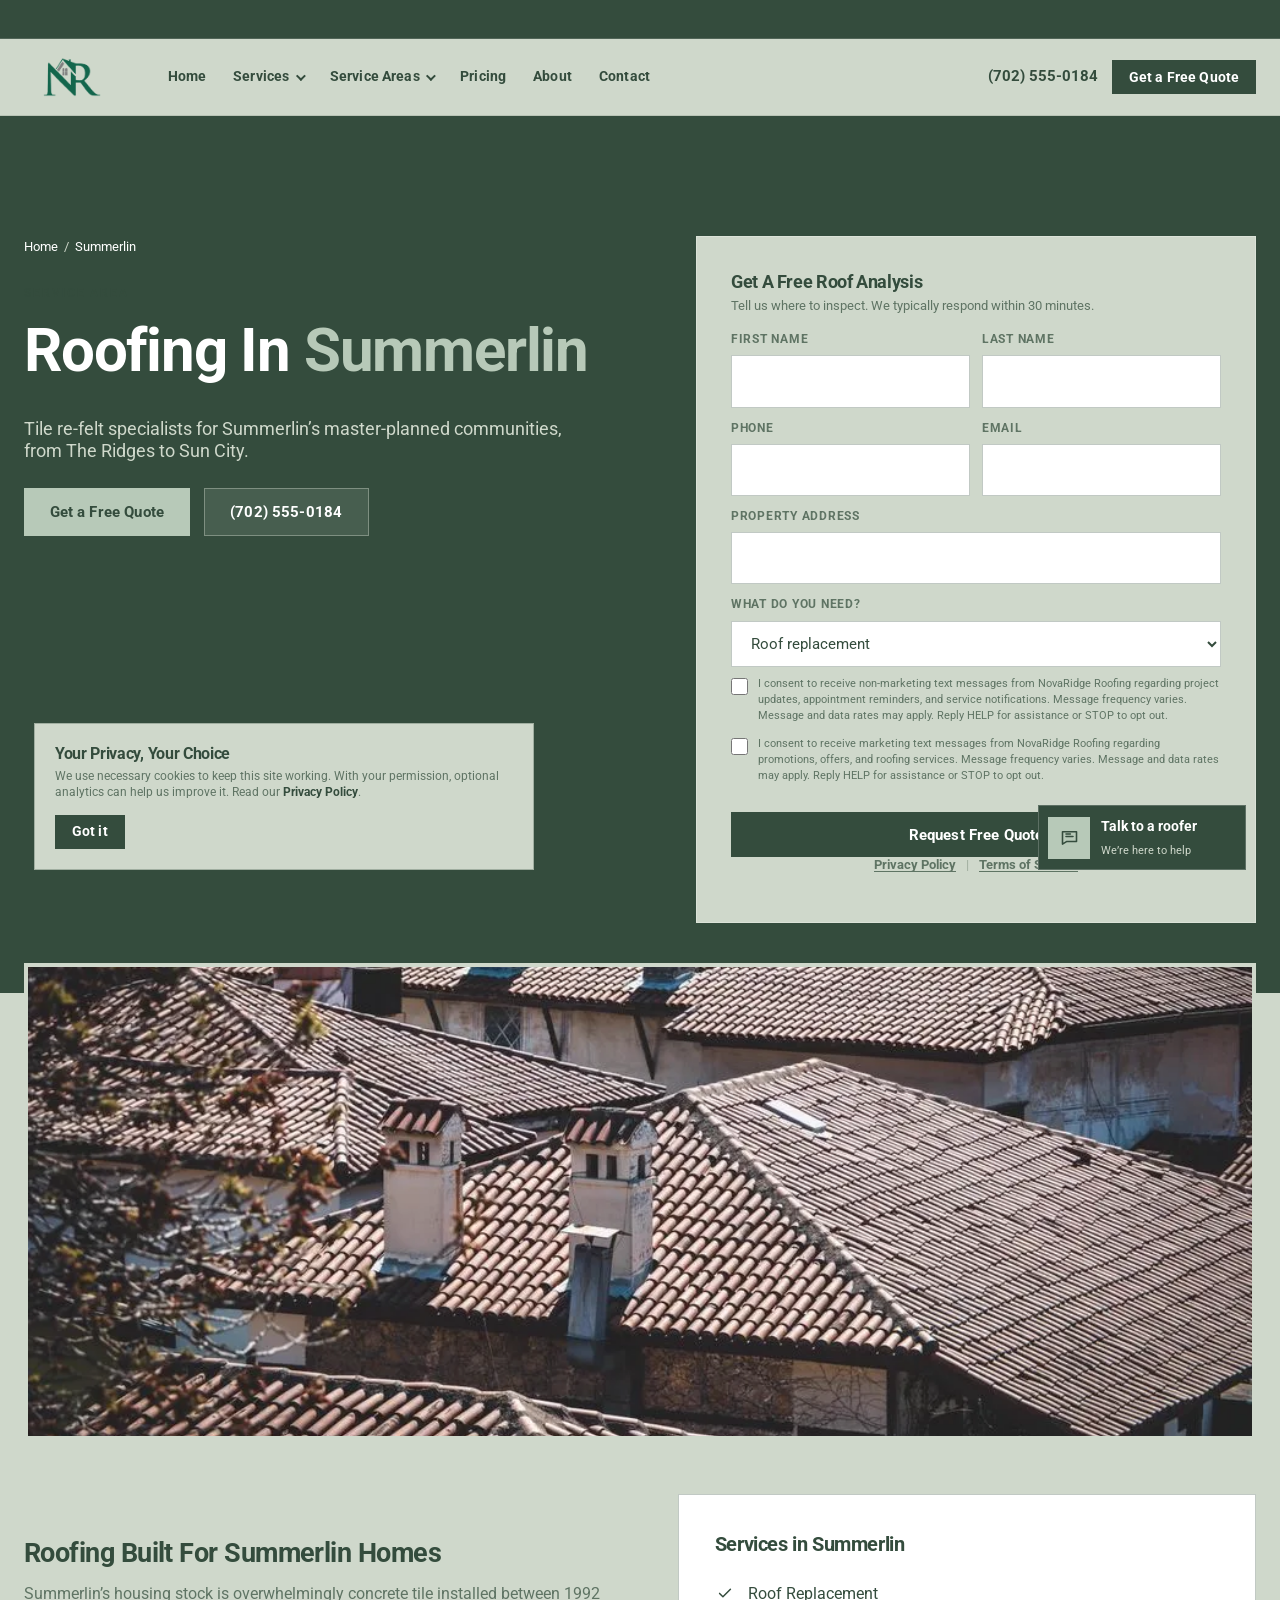
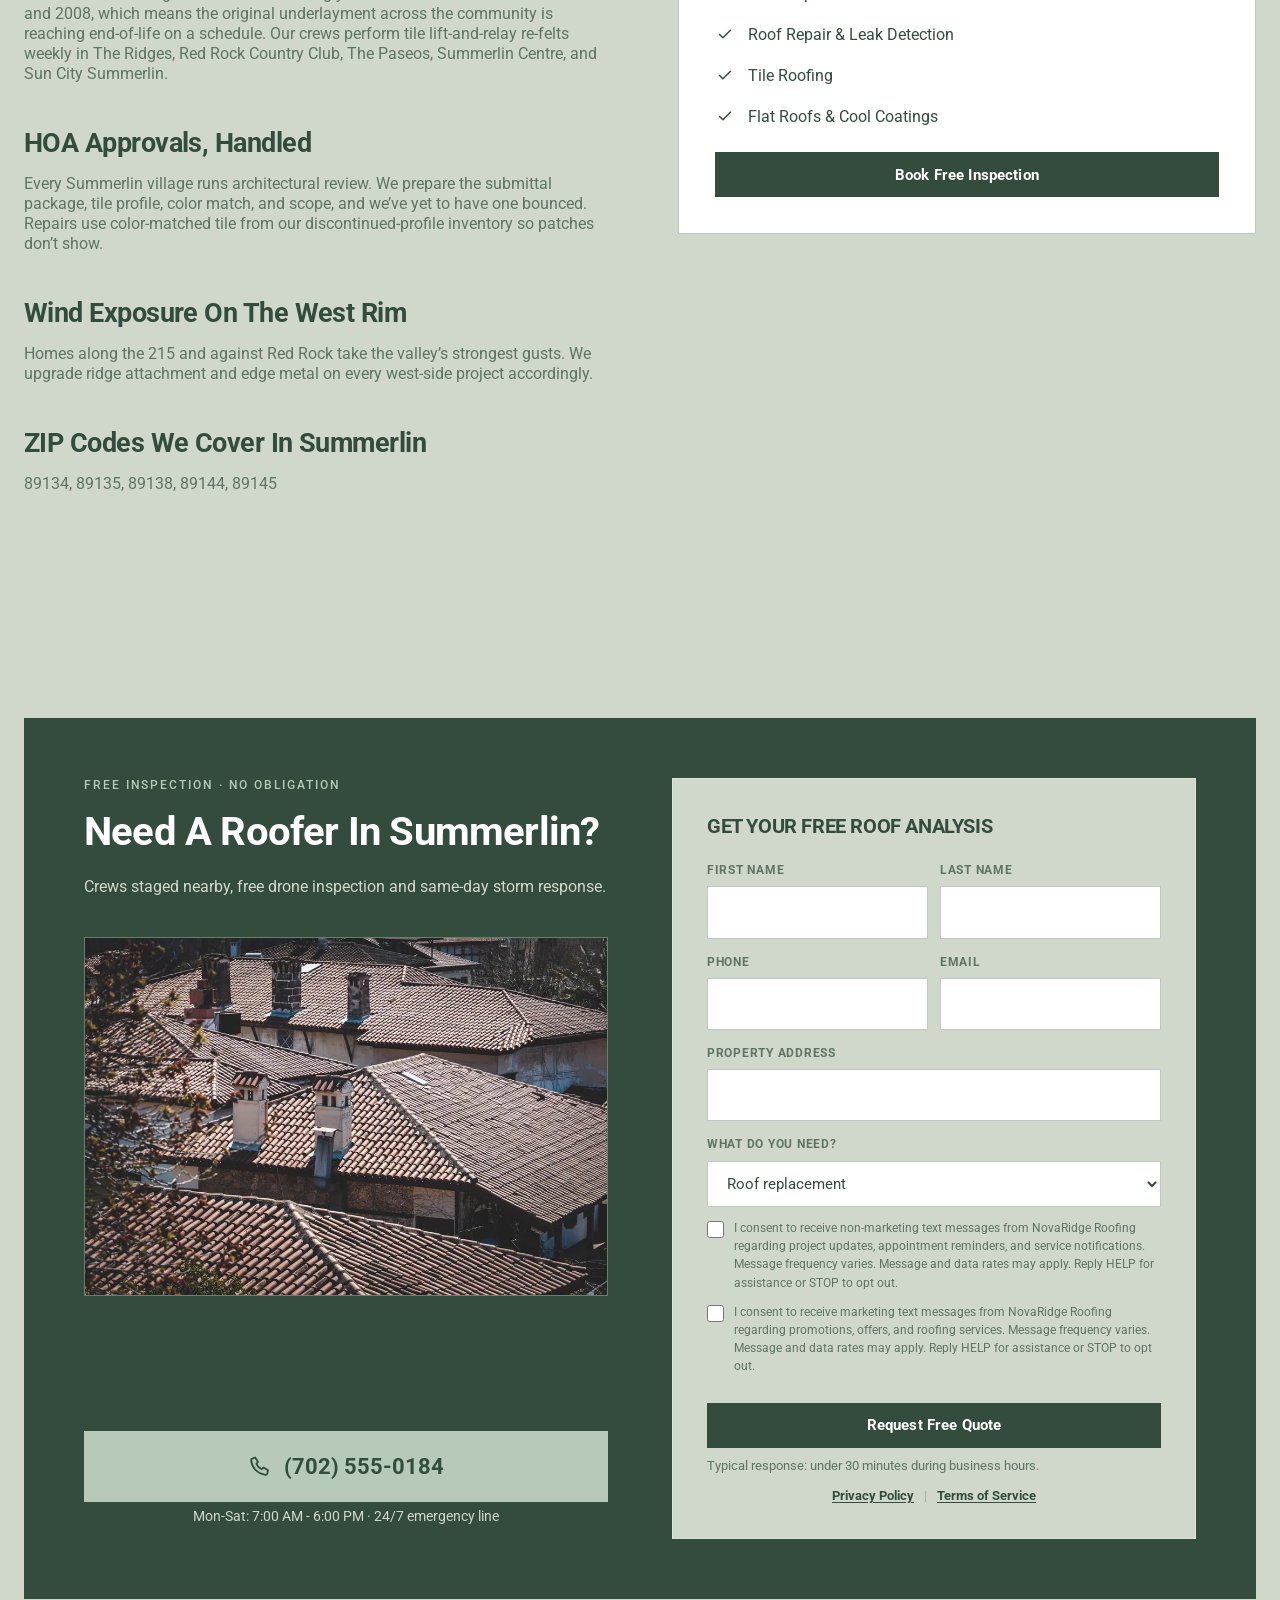
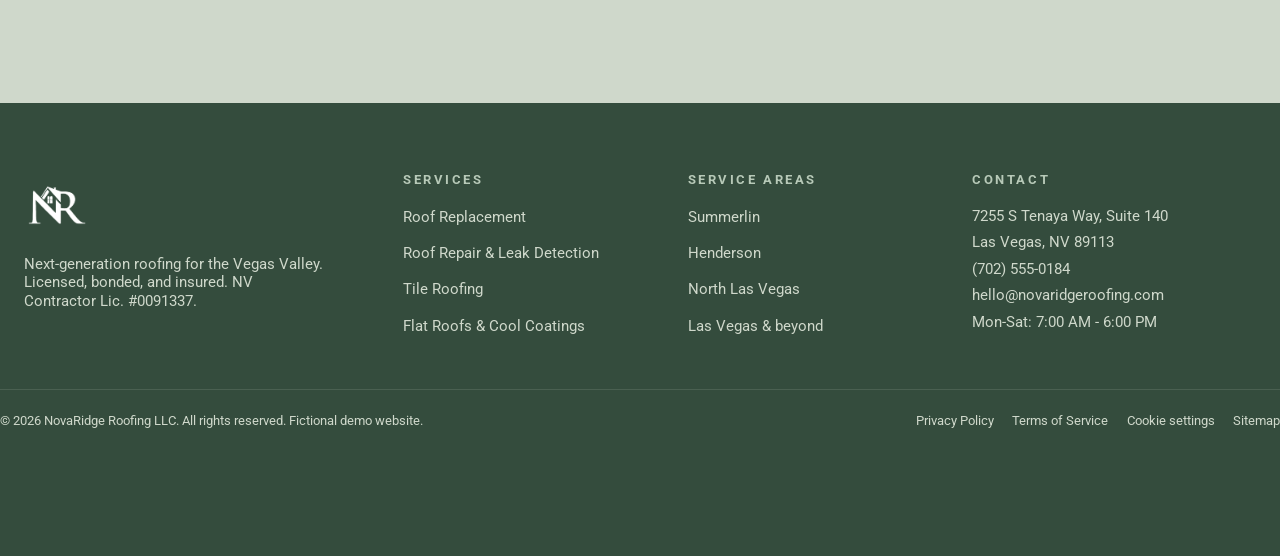
<file: service-areas/summerlin/index.html>
<!DOCTYPE html>
<html lang="en">
<head>
<meta charset="utf-8">
<meta name="viewport" content="width=device-width, initial-scale=1">
<title>Roofing Company in Summerlin, Las Vegas | NovaRidge Roofing</title>
<meta name="description" content="NovaRidge Roofing serves Summerlin, The Ridges, Red Rock Country Club, and Sun City with tile re-felts, roof replacement, and HOA-approved repairs.">
<link rel="canonical" href="https://philderev.github.io/roofing-template/service-areas/summerlin/">
<meta name="theme-color" content="#CFD8CB">
<link rel="icon" href="../../assets/img/nrr-2.png" type="image/png">
<link rel="apple-touch-icon" href="../../assets/img/nrr.png">
<meta property="og:type" content="website">
<meta property="og:site_name" content="NovaRidge Roofing">
<meta property="og:title" content="Roofing Company in Summerlin, Las Vegas | NovaRidge Roofing">
<meta property="og:description" content="NovaRidge Roofing serves Summerlin, The Ridges, Red Rock Country Club, and Sun City with tile re-felts, roof replacement, and HOA-approved repairs.">
<meta property="og:url" content="https://philderev.github.io/roofing-template/service-areas/summerlin/">
<meta property="og:image" content="https://philderev.github.io/roofing-template/assets/img/nrr.png">
<meta property="og:image:secure_url" content="https://philderev.github.io/roofing-template/assets/img/nrr.png">
<meta property="og:image:type" content="image/png">
<meta property="og:image:width" content="3231">
<meta property="og:image:height" content="2550">
<meta property="og:image:alt" content="NovaRidge Roofing logo">
<meta name="twitter:card" content="summary">
<link rel="preload" href="../../assets/fonts/roboto-400.ttf" as="font" type="font/ttf" crossorigin>
<style>/* NOVARIDGE ROOFING , design system
   Palette: Sage Hint · Mint · Sage · Moss · Evergreen */
@font-face{font-family:"Roboto";src:url("../../assets/fonts/roboto-400.ttf") format("truetype");font-style:normal;font-weight:400;font-display:swap}
@font-face{font-family:"Roboto";src:url("../../assets/fonts/roboto-500.ttf") format("truetype");font-style:normal;font-weight:500;font-display:swap}
@font-face{font-family:"Roboto";src:url("../../assets/fonts/roboto-700.ttf") format("truetype");font-style:normal;font-weight:700;font-display:swap}
:root{
  --bg:#CFD8CB;--bg-warm:#B7C9B8;--bg-sun:#B7C9B8;
  --card:#ffffff;--foot:#344C3D;--foot-2:#293D31;
  --ink:#344C3D;--muted:#5F7464;--inv:#F4F6F3;--inv-muted:#CFD8CB;
  --green:#344C3D;--green-2:#738A6E;--lime:#8EA58E;--yellow:#8EA58E;--yellow-2:#738A6E;
  --line:rgba(52,76,61,.14);--line2:rgba(52,76,61,.3);
  --grad:#344C3D;
  --grad-text:#344C3D;
  --r:0;--maxw:1480px;
  --shadow:none;
  --shadow-lg:0 20px 44px rgba(52,76,61,.18);
  --font-body:"Roboto","Segoe UI",Arial,sans-serif;
  --font-display:"Roboto","Segoe UI",Arial,sans-serif;
  --ease:cubic-bezier(.22,.61,.2,1);
}
*,*::before,*::after{box-sizing:border-box}
html{scroll-behavior:smooth;scroll-padding-top:96px;-webkit-text-size-adjust:100%;overflow-x:clip}
@media(prefers-reduced-motion:reduce){html{scroll-behavior:auto}*,*::before,*::after{animation-duration:.001s!important;transition-duration:.001s!important}}
picture{display:block;overflow:hidden;border-radius:var(--r)}
picture img{display:block;transition:transform .65s var(--ease)}
@media(hover:hover) and (pointer:fine){picture:hover img{transform:scale(1.06)}}
body{margin:0;background:var(--bg);color:var(--ink);font:400 1rem/1.7 var(--font-body);text-rendering:optimizeLegibility;-webkit-font-smoothing:antialiased}
img,svg,video{max-width:100%;height:auto;display:block}
a{color:var(--green);text-decoration:none}
a:hover{text-decoration:underline}
::selection{background:rgba(142,165,142,.55);color:#344C3D}
:focus-visible{outline:2px solid var(--green);outline-offset:3px}
h1,h2,h3,h4{font-family:var(--font-display);line-height:1.16;margin:0 0 .55em;font-weight:700;letter-spacing:-.02em;text-wrap:balance}
h1{font-size:clamp(2.25rem,5.2vw,3.75rem);text-transform:capitalize}
h2{font-size:clamp(1.75rem,3.5vw,2.5rem);text-transform:capitalize}
h3{font-size:1.25rem;line-height:1.3}
p{margin:0 0 1em;line-height:1.25!important}
.wrap{max-width:var(--maxw);margin:0 auto;padding:0 clamp(14px,2vw,24px)}
.kicker{display:inline-flex;align-items:center;font-family:var(--font-display);font-size:.75rem;font-weight:500;letter-spacing:.16em;text-transform:uppercase;color:var(--green);margin-bottom:1.3em}
.cta-card .kicker{color:#B7C9B8}
.grad-text{background:var(--grad-text);-webkit-background-clip:text;background-clip:text;color:transparent}
.muted{color:var(--muted)}
section{padding:clamp(56px,9vw,104px) 0;position:relative;overflow:clip}
.section-head{max-width:660px;margin-bottom:clamp(28px,4vw,48px)}
.section-head.split{display:flex;max-width:none;flex-wrap:wrap;gap:1.5rem;align-items:flex-end;justify-content:space-between}
.section-head.split>p{max-width:44ch;border-left:3px solid var(--yellow);padding-left:1rem;margin:0}
.alt-band{background:var(--bg-warm);border-block:1px solid var(--line)}

/* skip link */
.skip{position:absolute;left:-999px;top:8px;z-index:100;background:var(--green);color:#fff;padding:.6em 1em;font-weight:700}
.skip:focus{left:8px}

/* header */
.announcement{position:relative;z-index:51;background:var(--green);color:#fff;border-bottom:1px solid rgba(255,255,255,.14)}
.announcement .wrap{min-height:38px;text-align:center;font-size:.8rem;line-height:1.35}
.announcement-rotator{position:relative;height:38px;overflow:hidden}
.announcement-item{position:absolute;inset:0;display:flex;align-items:center;justify-content:center;gap:12px;opacity:0;transform:translateY(12px);animation:announcement-cycle 10s ease-in-out infinite}
.announcement-item:nth-child(2){animation-delay:5s}
.announcement strong{font-weight:700}
.announcement a{color:#fff;font-weight:700;text-decoration:underline;text-underline-offset:3px;white-space:nowrap}
.announcement a:hover{color:var(--bg-warm)}
@keyframes announcement-cycle{0%{opacity:0;transform:translateY(12px)}4%,46%{opacity:1;transform:none}50%,100%{opacity:0;transform:translateY(-12px)}}
@media(prefers-reduced-motion:reduce){.announcement-item{animation:none;opacity:1;transform:none}.announcement-item:nth-child(2){display:none}}
.site-head{position:sticky;top:0;z-index:50;background:var(--bg);border-bottom:1px solid var(--line)}
.nav-bar{position:relative;display:flex;align-items:center;gap:20px;min-height:76px}
.brand{display:flex;align-items:center;color:var(--ink);flex:none}
.brand:hover{text-decoration:none}
.brand-logo{width:96px;height:64px;object-fit:contain;display:block}
nav.main{margin-left:16px}
nav.main ul{list-style:none;display:flex;gap:4px;margin:0;padding:0;align-items:center}
nav.main a,.drop-btn{display:block;padding:.55em .8em;color:var(--ink);font:600 .9rem/1.4 var(--font-display);letter-spacing:.01em;background:none;border:0;cursor:pointer;white-space:nowrap;position:relative}
nav.main a:hover,.drop-btn:hover{background:rgba(183,201,184,.4);text-decoration:none}
nav.main a[aria-current=page]{color:var(--green);background:rgba(183,201,184,.22);text-decoration:none}
nav.main a[aria-current=page]::after{content:"";position:absolute;left:50%;bottom:2px;width:24px;height:3px;background:var(--green);transform:translateX(-50%)}
.has-drop{position:relative}
.drop-btn::after{content:"";display:inline-block;margin-left:.45em;width:7px;height:7px;border-right:2px solid currentColor;border-bottom:2px solid currentColor;transform:rotate(45deg) translateY(-2px)}
.drop{position:absolute;top:calc(100% + 6px);left:0;min-width:240px;background:var(--card);border:1px solid var(--line2);padding:8px;opacity:0;visibility:hidden;transform:translateY(6px);transition:.18s}
.has-drop:hover .drop,.has-drop:focus-within .drop,.has-drop.open .drop{opacity:1;visibility:visible;transform:none}
.drop a{padding:.6em .8em;font-weight:500}
.drop a:hover{background:var(--bg-warm)}
.head-cta{display:flex;align-items:center;gap:14px}
.head-cta{margin-left:auto}
.phone-link{font-weight:700;font-size:.95rem;color:var(--ink);white-space:nowrap}
.phone-link:hover{color:var(--green);text-decoration:none}
.btn{display:inline-flex;align-items:center;justify-content:center;gap:.5em;padding:.9em 1.7em;font:600 .94rem/1.2 var(--font-display);letter-spacing:.01em;border:0;cursor:pointer;transition:outline-color .2s var(--ease),background-color .2s;outline:2px solid transparent;outline-offset:2px;white-space:nowrap}
.btn:hover{text-decoration:none}
.btn-primary{background:#344C3D;color:#fff}
.btn-primary:hover{background:#293D31;outline-color:#344C3D}
.btn-yellow{background:#B7C9B8;color:#344C3D}
.btn-yellow:hover{background:#8EA58E;outline-color:#738A6E}
.btn-ghost{background:rgba(255,255,255,.7);color:var(--ink);border:1px solid var(--line2)}
.btn-ghost:hover{border-color:var(--green);color:var(--green);background:#fff}
.hero .btn-ghost,.sub-hero .btn-ghost{background:rgba(207,216,203,.12);color:#fff;border-color:rgba(207,216,203,.4)}
.hero .btn-ghost:hover,.sub-hero .btn-ghost:hover{background:rgba(207,216,203,.22);color:#fff;border-color:var(--yellow)}
.btn-sm{padding:.62em 1.2em;font-size:.88rem}
.nav-toggle{display:none;margin-left:auto;background:none;border:1px solid var(--line2);padding:9px 11px;cursor:pointer}
.nav-toggle span{display:block;width:20px;height:2px;background:var(--ink);margin:4px 0;transition:.2s}

/* hero (home) */
.hero{position:relative;min-height:min(92svh,880px);display:flex;align-items:center;overflow:hidden;padding:110px 0 90px;isolation:isolate}
.hero .wrap{width:100%}
.hero-media{position:absolute;inset:0;z-index:-2}
.hero-media video,.hero-media img{width:100%;height:100%;object-fit:cover}
.hero-media::after{content:"";position:absolute;inset:0;background:rgba(41,61,49,.62)}
.hero-inner{max-width:760px;color:#fff}
.hero-layout,.sub-hero-layout{display:grid;grid-template-columns:minmax(0,1.15fr) minmax(340px,.85fr);gap:clamp(32px,6vw,80px);align-items:center}
.sub-hero-layout{grid-template-columns:minmax(0,1fr) minmax(460px,1fr);align-items:start}
.hero-form{padding:clamp(20px,2.5vw,28px);max-width:480px;justify-self:end;width:100%}
.sub-hero-layout .hero-form{max-width:560px}
.hero-form h2{font-size:1.15rem;margin-bottom:.3em;color:var(--ink)}
.hero-form>p{font-size:.82rem;color:var(--muted);margin:0 0 14px}
.hero-form .f-field{margin-bottom:9px}
.hero-form .sms-consent{font-size:.67rem;margin-bottom:12px}
.hero-form .btn{width:100%}
.hero-status{display:inline-flex;align-items:center;gap:.6rem;font-size:.8rem;font-weight:600;letter-spacing:.16em;text-transform:uppercase;color:#B7C9B8;margin-bottom:1.5rem}
.pulse{position:relative;width:9px;height:9px;background:#B7C9B8}
.hero .grad-text,.sub-hero .grad-text{background:#B7C9B8;-webkit-background-clip:text;background-clip:text;color:transparent}
.hero p.lede{font-size:clamp(1.02rem,2vw,1.2rem);color:#CFD8CB;max-width:560px;border-left:3px solid var(--yellow);padding-left:1.1rem}
.hero-ctas{display:flex;gap:14px;flex-wrap:wrap;margin:1.7em 0 2.3em}

/* sub-hero (subpages) */
.sub-hero{position:relative;padding:clamp(76px,10vw,120px) 0 clamp(44px,6vw,70px);overflow:hidden;color:#fff;background:#344C3D}
.sub-hero .lede{color:#CFD8CB!important}
.crumbs{font-size:.84rem;color:#CFD8CB;margin-bottom:1.4em}
.crumbs a{color:#CFD8CB}
.crumbs a:hover{color:var(--yellow)}
.crumbs span[aria-current]{color:#fff}

/* trust bar */
.trust{border-block:1px solid rgba(52,76,61,.12);background:var(--bg-sun);padding:20px 0;overflow:hidden}
.trust-track{display:flex;width:max-content;animation:trust-marquee 28s linear infinite;will-change:transform}
.trust-row{display:flex;gap:clamp(36px,5vw,76px);align-items:center;padding:0 clamp(18px,2.5vw,38px);flex:none}
.trust-item{display:flex;align-items:center;font:600 .8rem/1.2 var(--font-display);letter-spacing:.08em;text-transform:uppercase;color:#344C3D;white-space:nowrap}
.stars{color:#344C3D;letter-spacing:2px}
@keyframes trust-marquee{to{transform:translateX(-25%)}}
@media(hover:hover){.trust:hover .trust-track{animation-play-state:paused}}
@media(prefers-reduced-motion:reduce){.trust{overflow-x:auto}.trust-track{animation:none}.trust-row[aria-hidden=true]{display:none}}

/* cards */
.grid-3{display:grid;grid-template-columns:repeat(3,1fr);gap:20px}
.grid-4{display:grid;grid-template-columns:repeat(4,1fr);gap:20px}
.grid-2{display:grid;grid-template-columns:repeat(2,1fr);gap:20px}
.card{background:var(--card);border:1px solid var(--line);border-radius:var(--r);padding:28px;position:relative;overflow:hidden;transition:transform .35s var(--ease),border-color .35s,box-shadow .35s}
.card::before{content:"";position:absolute;inset:0 0 auto;height:3px;background:var(--grad);opacity:0;transition:.25s}
a.card{color:var(--ink);display:block}
a.card:hover{text-decoration:none}
.card:hover{transform:translateY(-6px);border-color:rgba(52,76,61,.35);box-shadow:var(--shadow-lg)}
.card:hover::before{opacity:1}
.card .icon{width:54px;height:54px;display:grid;place-items:center;background:rgba(183,201,184,.35);border:1px solid rgba(52,76,61,.2);margin-bottom:18px;transition:.3s var(--ease)}
.card:hover .icon{background:var(--grad);transform:rotate(-6deg) scale(1.06)}
.card:hover .icon svg path,.card:hover .icon svg circle{stroke:#fff}
.card h3{margin-bottom:.4em}
.card p{color:var(--muted);font-size:.94rem;margin:0}
.card .go{display:inline-block;margin-top:16px;font-weight:700;font-size:.88rem;color:var(--green)}

/* image-led service overview */
.service-intro{max-width:760px}
.service-intro h2{max-width:15ch}
.service-intro .muted{max-width:62ch;margin-top:1rem}
.service-card-grid{display:grid;grid-template-columns:repeat(4,minmax(0,1fr));gap:clamp(14px,1.5vw,24px)}
.service-card{display:grid;grid-template-columns:1fr;grid-template-rows:210px 1fr;min-height:500px;background:var(--card);color:var(--ink);border:1px solid var(--line);border-radius:var(--r);overflow:hidden;transition:transform .35s var(--ease),box-shadow .35s,border-color .35s}
.service-card:hover{text-decoration:none;transform:translateY(-6px);border-color:rgba(52,76,61,.35);box-shadow:var(--shadow-lg)}
.service-card-media{position:relative;display:block;min-height:0;overflow:hidden;background:#d6ddd3}
.service-card-media picture{display:block;height:100%;border-radius:0}
.service-card-media img{width:100%;height:100%;object-fit:cover;border-radius:0;transition:transform .6s var(--ease)}
.service-card:hover .service-card-media img{transform:scale(1.045)}
.service-number{position:absolute;top:18px;left:18px;display:grid;place-items:center;width:46px;height:46px;background:rgba(255,255,255,.92);font-size:.76rem;font-weight:800;letter-spacing:.08em;color:var(--green)}
.service-card-body{display:flex;flex-direction:column;padding:clamp(24px,3vw,36px)}
.service-label{display:flex;align-items:center;gap:.55rem;margin-bottom:1.35rem;color:var(--green);font-size:.72rem;font-weight:800;letter-spacing:.1em;text-transform:uppercase}
.service-label svg{width:20px;height:20px;flex:none}
.service-card h3{font-size:clamp(1.25rem,1.7vw,1.65rem);margin:0 0 .65rem}
.service-card p{color:var(--muted);font-size:.94rem;margin:0;line-height:1.7}
.service-card .go{display:flex;align-items:center;justify-content:space-between;margin-top:auto;padding-top:1.4rem;border-top:1px solid var(--line);color:var(--green);font-size:.84rem;font-weight:800}
.service-card .go span{font-size:1.15rem;transition:transform .25s var(--ease)}
.service-card:hover .go span{transform:translateX(4px)}

/* about preview / photo layouts */
.about-grid{display:grid;grid-template-columns:1.02fr 1fr;gap:clamp(28px,5vw,64px);align-items:center}
.about-media{position:relative}
.about-media img{border-radius:var(--r);aspect-ratio:4/4.7;object-fit:cover;width:100%;box-shadow:var(--shadow)}
.float-chip{position:absolute;display:flex;align-items:center;gap:.8rem;background:#fff;border:1px solid var(--line2);padding:.85rem 1.15rem}
.float-chip .ico{width:40px;height:40px;background:var(--green);display:grid;place-items:center;flex:none}
.float-chip .ico svg{width:20px;height:20px}
.float-chip b{display:block;font-size:1.05rem;line-height:1.1}
.float-chip span{font-size:.72rem;color:var(--muted);letter-spacing:.06em;text-transform:uppercase}
.chip-tr{top:1.4rem;right:-1rem}
.chip-bl{bottom:2.2rem;left:-1.2rem}
.checklist{list-style:none;margin:1.4em 0 0;padding:0;display:grid;gap:14px}
.checklist li{display:flex;gap:13px;align-items:flex-start;color:var(--muted)}
.checklist li b{color:var(--ink)}
.checklist svg{flex:none;margin-top:3px}
.mini-stats{display:grid;grid-template-columns:repeat(3,1fr);gap:1.4rem;margin-top:2rem}
.mini-stats b{font-size:clamp(1.6rem,2.6vw,2.2rem);display:block;line-height:1;margin-bottom:6px;letter-spacing:-.02em;background:var(--grad-text);-webkit-background-clip:text;background-clip:text;color:transparent}
.mini-stats span{display:block;font-size:.8rem;line-height:1.25;color:var(--muted)}
.why-grid{align-items:start}
.why-media{display:grid;grid-template-columns:1fr 1fr;gap:1.2rem;margin-top:43px;padding:8px;border:1px solid var(--line2)}
.why-media img{border-radius:var(--r);width:100%;object-fit:cover;aspect-ratio:4/3.4;box-shadow:var(--shadow)}
.why-media picture:first-child{grid-column:1/-1}
.why-media picture:first-child img{aspect-ratio:16/8.2}

/* projects */
.proj-grid{display:grid;grid-template-columns:1fr 1fr;gap:1.5rem}
.proj{position:relative;border-radius:var(--r);overflow:hidden;display:block;box-shadow:var(--shadow)}
.proj img{aspect-ratio:16/10.5;object-fit:cover;width:100%;transition:transform .8s var(--ease)}
.proj:hover img{transform:scale(1.06)}
.proj-info{position:absolute;inset:auto 0 0;padding:1.4rem;background:rgba(41,61,49,.92)}
.proj-info time{font-size:.76rem;color:var(--yellow);letter-spacing:.16em;text-transform:uppercase}
.proj-info h3{font-size:1.24rem;text-transform:uppercase;margin:.3rem 0 0;color:#fff}
.proj-tags{position:absolute;top:1.1rem;right:1.1rem;display:flex;gap:.5rem}
.proj-tags span{font-size:.68rem;font-weight:600;letter-spacing:.1em;text-transform:uppercase;background:rgba(207,216,203,.92);border:1px solid rgba(52,76,61,.15);color:#344C3D;padding:.32rem .7rem}

/* tech panel (sticky sidebars) */
.tech-panel{background:var(--card);border:1px solid var(--line2);padding:clamp(22px,3vw,36px);position:relative;overflow:hidden}
.tech-rows{display:grid;gap:12px;margin-top:6px}
.tech-row{display:flex;justify-content:space-between;gap:14px;padding:13px 16px;background:var(--bg);border:1px solid var(--line);font-size:.92rem}
.tech-row b{color:var(--green);font-weight:700;white-space:nowrap}

/* process */
.steps{counter-reset:s}
.step{counter-increment:s;display:grid;grid-template-columns:auto 1fr;gap:1.6rem;align-items:center;padding:1.6rem 0;border-bottom:1px solid var(--line);transition:padding-left .35s var(--ease),background .35s}
.step:hover{padding-left:1rem;background:rgba(183,201,184,.3)}
.step-num{font-size:.95rem;font-weight:700;color:var(--green);width:58px;height:58px;display:grid;place-items:center;border:1px solid var(--line2);background:rgba(183,201,184,.3)}
.step-num::before{content:"0" counter(s)}
.step h3{font-size:1.25rem;text-transform:uppercase;margin:0 0 .2em}
.step p{color:var(--muted);font-size:.95rem;margin:0;max-width:62ch}

/* areas */
.area-flex{display:grid;grid-template-columns:1fr 1fr;gap:clamp(28px,5vw,60px);align-items:center}
.map-panel{background:var(--card);border:1px solid var(--line2);padding:14px;overflow:hidden}
.map-panel iframe{display:block;width:100%;height:400px;border:0;background:#F4F6F3}
.area-list{display:grid;grid-template-columns:1fr 1fr;gap:12px;margin-top:1.4em}
.area-chip{display:flex;align-items:center;padding:13px 16px;background:var(--card);border:1px solid var(--line);color:var(--ink);font-weight:600;font-size:.93rem;transition:.2s var(--ease)}
.area-chip:hover{border-color:var(--green);text-decoration:none;transform:translateY(-3px);color:var(--green)}

/* reviews */
.review-marquee{overflow:hidden}
.review-marquee.rv:not(.in){transform:none}
.review-grid{display:flex;width:max-content;gap:20px}
.review-card{background:var(--card);border:1px solid var(--line);padding:24px 22px 18px;display:flex;flex-direction:column;gap:16px}
.review-grid .review-card{width:calc((min(100vw - 48px,1432px) - 60px)/4);flex:none}
.review-card p{color:var(--ink);font-size:.92rem;line-height:1.55;margin:0;flex:1}
.reviewer{display:flex;align-items:center;gap:12px;order:-2}
.avatar{width:40px;height:40px;display:grid;place-items:center;flex:none;font-weight:700;background:var(--green-2);color:#fff;font-size:.9rem}
.review-card:nth-child(even) .avatar{background:var(--green);color:#fff}
.reviewer b{display:block;font-size:.9rem;line-height:1.35;color:var(--ink)}
.reviewer span{display:block;font-size:.76rem;line-height:1.4;color:var(--muted);margin-top:3px}
.review-card>.stars{order:-1;color:var(--yellow-2);font-size:.9rem;line-height:1;letter-spacing:2px}
.review-foot{display:flex;align-items:center;justify-content:space-between;gap:16px;border-top:1px solid var(--line);padding-top:14px;margin-top:2px;font-size:.76rem;color:var(--muted)}
.review-foot a{font-weight:600;color:var(--green);white-space:nowrap}
.review-marquee.in .review-grid{animation:reviews-scroll 38s linear infinite}
.review-marquee:hover .review-grid{animation-play-state:paused}
@keyframes reviews-scroll{to{transform:translateX(calc(-50% - 10px))}}
@media(prefers-reduced-motion:reduce){.review-marquee.in .review-grid{animation:none}}

/* faq */
.faq-grid{display:grid;grid-template-columns:minmax(0,1fr) minmax(0,1fr);gap:clamp(1.5rem,3vw,2.75rem);align-items:start}
.faq-media{width:100%;max-width:none;justify-self:end;align-self:start;margin-top:42px;padding:8px;border:1px solid var(--line2)}
.faq-media img{border-radius:var(--r);aspect-ratio:4/3.4;object-fit:cover;width:100%;box-shadow:var(--shadow)}
.faq details,.faq-grid details{border:1px solid var(--line);background:var(--card);margin-bottom:12px;overflow:hidden;transition:border-color .3s}
.faq{max-width:820px}
details[open]{border-color:var(--line2)}
.faq summary,.faq-grid summary{cursor:pointer;padding:17px 20px;font-weight:600;list-style:none;display:flex;justify-content:space-between;gap:16px;align-items:center}
summary::-webkit-details-marker{display:none}
summary .plus{flex:none;width:28px;height:28px;position:relative;border:1px solid var(--line);background:rgba(183,201,184,.3);transition:.3s var(--ease)}
summary .plus::before,summary .plus::after{content:"";position:absolute;inset:0;margin:auto;background:var(--green)}
summary .plus::before{width:12px;height:2px}
summary .plus::after{width:2px;height:12px;transition:transform .3s var(--ease)}
details[open] summary .plus{background:var(--grad);border-color:transparent}
details[open] summary .plus::before,details[open] summary .plus::after{background:#fff}
details[open] summary .plus::after{transform:rotate(90deg)}
.faq-a{padding:0 20px 18px;color:var(--muted);font-size:.95rem}

/* pricing */
.price-card{position:relative;background:var(--card);border:1px solid var(--line);padding:32px 28px;display:flex;flex-direction:column;transition:transform .3s var(--ease),border-color .3s,box-shadow .3s}
.price-card:hover{transform:translateY(-6px);border-color:rgba(52,76,61,.4);box-shadow:var(--shadow-lg)}
.price-card.hot{border-color:rgba(52,76,61,.55);box-shadow:0 0 0 3px rgba(183,201,184,.5)}
.price-card .tag{position:absolute;top:-13px;left:50%;transform:translateX(-50%);white-space:nowrap;background:#B7C9B8;color:#344C3D;font-size:.72rem;font-weight:700;letter-spacing:.12em;text-transform:uppercase;padding:.4em 1em}
.price-card h3{font-size:1.1rem;text-transform:uppercase}
.price{font-size:2.1rem;font-weight:700;margin:.2em 0 .1em;letter-spacing:-.02em}
.price small{font-size:.85rem;color:var(--muted);font-weight:500}
.price-card ul{list-style:none;padding:1.2em 0 0;margin:.6em 0 1.6em;display:grid;gap:10px;flex:1;border-top:1px solid var(--line)}
.price-card li{display:flex;gap:10px;font-size:.92rem;color:var(--muted)}
.price-card li::before{content:"";width:8px;height:2px;background:var(--green);flex:none;margin-top:11px}
.price-card .btn{width:100%}

/* cta band + form */
.cta-band{padding:clamp(56px,9vw,104px) 0}
.cta-card{position:relative;overflow:hidden;padding:clamp(28px,5vw,60px);color:#fff;background:#344C3D}
.cta-card .inner{position:relative;display:grid;grid-template-columns:1fr 1fr;gap:clamp(30px,5vw,70px);align-items:start}
.cta-card .inner>div:first-child{display:flex;flex-direction:column;align-self:stretch}
.cta-card .inner>div:first-child .big-phone{margin-top:auto}
.cta-visual{height:clamp(240px,28vw,410px);margin:24px 0;overflow:hidden;border:1px solid rgba(207,216,203,.35)}
.cta-visual picture,.cta-visual img{width:100%;height:100%}
.cta-visual img{object-fit:cover}
.cta-card .muted{color:#CFD8CB}
.big-phone{display:inline-flex;align-items:center;justify-content:center;gap:12px;margin-top:1.2em;padding:.75em 1.4em;background:#B7C9B8;color:#344C3D;font-size:clamp(1.15rem,2.4vw,1.4rem);font-weight:700;outline:2px solid transparent;outline-offset:2px;transition:outline-color .2s var(--ease),background-color .2s}
.big-phone:hover{background:#8EA58E;color:#293D31;outline-color:#738A6E;text-decoration:none}
.cta-card .big-phone+p{text-align:center}
.lead-form{background:var(--bg);border:1px solid rgba(255,255,255,.25);padding:clamp(22px,3vw,34px);color:var(--ink)}
.lead-form h3{margin-bottom:1em;text-transform:uppercase}
.f-row{display:grid;grid-template-columns:1fr 1fr;gap:12px}
.f-field{margin-bottom:12px}
.f-field label{display:block;font-size:.78rem;font-weight:700;letter-spacing:.06em;color:var(--muted);margin-bottom:6px;text-transform:uppercase}
.f-field input,.f-field select,.f-field textarea{width:100%;padding:.8em 1em;background:#fff;border:1px solid var(--line2);color:var(--ink);font:inherit;font-size:.95rem}
.f-field input:focus,.f-field select:focus,.f-field textarea:focus{outline:none;border-color:var(--green);box-shadow:0 0 0 3px rgba(115,138,110,.2)}
.form-note{font-size:.8rem;color:var(--muted);margin:10px 0 0}
.sms-consents{border:0;padding:0;margin:6px 0 16px;min-width:0}
.sms-consents legend{padding:0;margin:0 0 8px;color:var(--ink);font-size:.78rem;font-weight:700;text-transform:uppercase;letter-spacing:.06em}
.sms-consent{display:flex;align-items:flex-start;gap:10px;margin:0 0 11px;color:var(--muted);font-size:.76rem;line-height:1.5;cursor:pointer}
.sms-consent input{width:17px;height:17px;flex:0 0 17px;margin:2px 0 0;accent-color:var(--green)}
.consent-note{font-size:.72rem;color:var(--muted);margin:0!important}
.form-legal{display:flex;justify-content:center;gap:10px;margin:14px 0 0;font-size:.8rem}
.form-legal a{color:var(--green-dark);font-weight:600;text-decoration:underline;text-underline-offset:2px}
.form-legal span{color:var(--line2)}
.form-consent{font-size:.72rem;line-height:1.5}
.form-consent a{font-weight:600}
.form-ok{display:none;padding:14px 18px;border:1px solid rgba(52,76,61,.4);background:rgba(115,138,110,.12);color:var(--green);font-weight:600;margin-top:14px}

/* footer */
.site-foot{background:var(--foot);color:var(--inv);padding:clamp(44px,6vw,70px) 0 0}
.site-foot .brand{color:var(--inv)}
.site-foot .brand-logo{filter:brightness(0) invert(1);transform:translateX(-15px);margin-right:-15px}
.foot-grid{display:grid;grid-template-columns:1.4fr 1fr 1fr 1.2fr;gap:clamp(24px,4vw,48px)}
.foot-grid h4{font-size:.8rem;letter-spacing:.2em;text-transform:uppercase;color:#B7C9B8;margin-bottom:1.2em}
.foot-grid ul{list-style:none;margin:0;padding:0;display:grid;gap:9px}
.foot-grid a{color:var(--inv-muted);font-size:.92rem}
.foot-grid a:hover{color:#B7C9B8}
.foot-about p{color:var(--inv-muted);font-size:.92rem;max-width:300px}
address{font-style:normal;color:var(--inv-muted);font-size:.92rem;line-height:1.8}
address a{color:var(--inv)}
.foot-bottom{margin-top:clamp(30px,5vw,50px);border-top:1px solid rgba(207,216,203,.14);padding:20px 0 clamp(96px,12vw,124px);display:flex;justify-content:space-between;gap:14px;flex-wrap:wrap;font-size:.82rem;color:var(--inv-muted)}
.foot-bottom a{color:var(--inv-muted)}
.foot-bottom a:hover{color:#B7C9B8}
.foot-legal{display:flex;gap:1.4em;flex-wrap:wrap}
.cookie-settings{border:0;padding:0;background:none;color:var(--inv-muted);font:inherit;cursor:pointer}.cookie-settings:hover{color:#B7C9B8}

/* floating contact */
.contact-float{position:fixed;right:clamp(16px,3vw,34px);bottom:clamp(16px,3vw,30px);z-index:90;display:flex;flex-direction:column;align-items:flex-end;gap:12px}
.contact-trigger{min-width:208px;display:flex;align-items:center;gap:11px;padding:9px 14px 9px 9px;border:1px solid rgba(255,255,255,.2);background:#344C3D;color:#fff;font:inherit;text-align:left;cursor:pointer;transition:transform .25s var(--ease),background .25s}
.contact-trigger:hover{transform:translateY(-3px);background:#293D31}
.contact-trigger-icon{width:42px;height:42px;display:grid;place-items:center;background:#B7C9B8;color:#344C3D;flex:none}
.contact-trigger svg,.contact-actions svg{width:21px;height:21px;fill:none;stroke:currentColor;stroke-width:1.8;stroke-linecap:round;stroke-linejoin:round}
.contact-trigger b,.contact-trigger small{display:block}.contact-trigger b{font-size:.9rem}.contact-trigger small{font-size:.7rem;color:#CFD8CB;margin-top:1px}
.contact-close{display:none;width:19px;height:19px;position:relative;margin:0 4px 0 auto}
.contact-close::before,.contact-close::after{content:"";position:absolute;inset:9px 1px auto;height:2px;background:#fff;transform:rotate(45deg)}
.contact-close::after{transform:rotate(-45deg)}
.is-open .contact-trigger{min-width:58px;width:58px;height:58px;padding:0}.is-open .contact-trigger-icon,.is-open .contact-trigger-copy{display:none}.is-open .contact-close{display:block;margin:auto}
.contact-pop{width:min(392px,calc(100vw - 32px));overflow:hidden;border:1px solid rgba(52,76,61,.3);background:var(--bg);transform-origin:bottom right;animation:contact-in .25s var(--ease)}
.contact-pop-head{display:flex;align-items:center;gap:14px;padding:22px 20px;background:#344C3D;color:#fff}
.contact-pop-head strong,.contact-pop-head span{display:block}.contact-pop-head strong{font-size:.94rem}.contact-pop-head div>span{font-size:.72rem;color:#CFD8CB;margin-top:3px}
.contact-status{width:38px;height:38px;display:grid;place-items:center;background:rgba(255,255,255,.08);border:1px solid rgba(183,201,184,.2);flex:none}
.contact-status img{display:block;width:34px;height:34px;object-fit:contain;filter:brightness(0) invert(1)}
.contact-pop-body{padding:22px 20px 20px}.contact-pop-body>p{font-size:.88rem;line-height:1.6;color:var(--muted);margin:0 0 17px}
.contact-actions{display:grid;grid-template-columns:1fr 1fr;gap:11px}
.contact-actions a{display:flex;align-items:center;gap:11px;min-width:0;padding:14px 12px;border:1px solid var(--line2);background:#fff;color:var(--ink);transition:border-color .2s,transform .2s}
.contact-actions a>span:last-child{min-width:0}
.contact-actions a:hover{transform:translateY(-2px);border-color:var(--green);text-decoration:none}
.contact-actions .contact-email{grid-column:1/-1}.contact-icon{width:34px;height:34px;display:grid;place-items:center;background:rgba(183,201,184,.3);color:var(--green);flex:none}
.contact-actions b,.contact-actions small{display:block;overflow:hidden;text-overflow:ellipsis}.contact-actions b{font-size:.8rem;white-space:nowrap}.contact-actions small{font-size:.67rem;color:var(--muted);margin-top:3px;white-space:nowrap}
@keyframes contact-in{from{opacity:0;transform:translateY(10px) scale(.97)}}

/* cookie consent */
.cookie-banner{position:fixed;left:clamp(16px,3vw,34px);bottom:clamp(16px,3vw,30px);z-index:89;width:min(500px,calc(100vw - 32px));display:grid;gap:15px;padding:20px;border:1px solid rgba(52,76,61,.3);background:var(--bg);animation:cookie-in .35s var(--ease)}
.cookie-banner[hidden]{display:none}
.cookie-copy h2{font-size:1rem;margin:1px 0 5px}.cookie-copy p{font-size:.78rem;line-height:1.55;color:var(--muted);margin:0}.cookie-copy a{font-weight:600}
.cookie-actions{display:flex;align-items:center;gap:10px}
@keyframes cookie-in{from{opacity:0;transform:translateY(14px)}}

/* prose (subpages) */
.prose{max-width:800px}
.prose h2{margin-top:1.6em;font-size:clamp(1.3rem,2.4vw,1.7rem)}
.prose p,.prose li{color:#5F7464}
.prose ul{padding-left:1.2em}
.prose img{border-radius:var(--r);box-shadow:var(--shadow);margin:1.5em 0}
.legal .prose h2{font-size:1.25rem}
.legal .prose p,.legal .prose li{font-size:.96rem}
.updated{font-size:.85rem;color:var(--muted)}

/* service hero image strip */
.svc-hero-img{margin-top:clamp(-30px,-4vw,-50px);position:relative;z-index:2}
.svc-hero-img img{aspect-ratio:16/6.2;object-fit:cover;width:100%;border:4px solid var(--bg)}

/* thank-you */
.ty-hero{min-height:70svh;display:flex;align-items:center}
.ty-check{width:84px;height:84px;background:var(--green);display:grid;place-items:center;margin-bottom:1.6em}

/* reveal */
.rv:not(.in){opacity:0;transform:translateY(24px)}
.rv.in{animation:rv-in .7s var(--ease)}
@keyframes rv-in{from{opacity:0;transform:translateY(24px)}}
@media(prefers-reduced-motion:reduce){.rv:not(.in){opacity:1;transform:none}.rv.in{animation:none}}

/* responsive */
@media(max-width:1120px){
  .phone-link{display:none}
  .nav-bar{gap:12px}
}
@media(max-width:1020px){
  .review-grid .review-card{width:calc((100vw - 68px)/2)}
  .grid-4{grid-template-columns:1fr 1fr}
  .service-card-grid{grid-template-columns:repeat(2,minmax(0,1fr))}
  .service-card{grid-template-columns:1fr;min-height:0}.service-card-media{height:220px}
  .foot-grid{grid-template-columns:1fr 1fr}
}
@media(max-width:860px){
  .cta-card .inner>div:first-child .big-phone{margin-top:1.2em}
  .why-media{margin-top:0}
  .faq-media{max-width:100%;justify-self:stretch;margin-top:0}
  .nav-toggle{display:block}
  nav.main{position:fixed;inset:76px 0 auto;background:rgba(207,216,203,.99);border-bottom:1px solid var(--line2);padding:18px clamp(16px,4vw,28px) 26px;transform:translateY(-130%);transition:transform .25s;margin:0;max-height:calc(100svh - 76px);overflow:auto;box-shadow:var(--shadow-lg)}
  nav.main.open{transform:none}
  nav.main ul{flex-direction:column;align-items:stretch;gap:2px}
  nav.main a,.drop-btn{padding:.8em .6em;font-size:1.02rem;width:100%;text-align:left}
  nav.main a[aria-current=page]::after{left:.6em;bottom:3px;width:30px;transform:none}
  .drop{position:static;opacity:1;visibility:visible;transform:none;display:none;border:0;background:rgba(183,201,184,.18);box-shadow:none;margin:4px 0 8px}
  .has-drop.open .drop{display:block}
  .head-cta .btn{display:none}
  .grid-3,.grid-2,.proj-grid{grid-template-columns:1fr}
  .service-card-grid{grid-template-columns:1fr}
  .about-grid,.area-flex,.cta-card .inner,.faq-grid,.hero-layout,.sub-hero-layout{grid-template-columns:1fr}
  .hero-form{justify-self:start;max-width:620px}
  .chip-tr{right:.6rem}.chip-bl{left:-.4rem}
  .hero{min-height:78svh;padding:90px 0 70px}
}
@media(max-width:560px){
  .review-grid .review-card{width:calc(100vw - 28px)}
  .announcement .wrap{min-height:54px;font-size:.73rem}
  .announcement-rotator{height:54px}
  .announcement-item{gap:5px;flex-direction:column;padding:6px 0}
  .grid-4,.area-list,.f-row,.why-media{grid-template-columns:1fr}
  .service-card-media{height:190px}.service-card-body{padding:24px}
  .why-media img{aspect-ratio:16/9}
  .foot-grid{grid-template-columns:1fr}
  .phone-link{display:none}
  .trust-track{animation-duration:22s}
  .mini-stats{grid-template-columns:repeat(3,1fr);gap:.8rem}
  .contact-float{right:12px;bottom:12px}.contact-trigger-copy{display:none}.contact-trigger{min-width:58px;width:58px;height:58px;padding:8px}.contact-trigger-icon{width:40px;height:40px}.contact-pop{width:min(392px,calc(100vw - 24px))}.contact-actions{grid-template-columns:1fr}.contact-actions .contact-email{grid-column:auto}
  .cookie-banner{left:12px;bottom:82px;width:calc(100vw - 24px);padding:17px}.cookie-actions .btn{width:100%}
}
</style>
<noscript><style>.rv:not(.in){opacity:1;transform:none}</style></noscript>
<script type="application/ld+json">{"@context":"https://schema.org","@type":"RoofingContractor","@id":"https://philderev.github.io/roofing-template/#org","name":"NovaRidge Roofing","legalName":"NovaRidge Roofing LLC","url":"https://philderev.github.io/roofing-template/","logo":"https://philderev.github.io/roofing-template/assets/img/nrr-2.png","image":"https://philderev.github.io/roofing-template/assets/img/nrr.png","telephone":"+1-702-555-0184","email":"hello@novaridgeroofing.com","priceRange":"$$","address":{"@type":"PostalAddress","streetAddress":"7255 S Tenaya Way, Suite 140","addressLocality":"Las Vegas","addressRegion":"NV","postalCode":"89113","addressCountry":"US"},"geo":{"@type":"GeoCoordinates","latitude":36.0563,"longitude":-115.2493},"openingHoursSpecification":[{"@type":"OpeningHoursSpecification","dayOfWeek":["Monday","Tuesday","Wednesday","Thursday","Friday","Saturday"],"opens":"07:00","closes":"18:00"}],"areaServed":[{"@type":"City","name":"Las Vegas"},{"@type":"City","name":"Summerlin"},{"@type":"City","name":"Henderson"},{"@type":"City","name":"North Las Vegas"},{"@type":"City","name":"Spring Valley"},{"@type":"City","name":"Enterprise"},{"@type":"City","name":"Paradise"}],"sameAs":[]}</script>
<script type="application/ld+json">{"@context":"https://schema.org","@type":"BreadcrumbList","itemListElement":[{"@type":"ListItem","position":1,"name":"Home","item":"https://philderev.github.io/roofing-template/"},{"@type":"ListItem","position":2,"name":"Service Areas"},{"@type":"ListItem","position":3,"name":"Summerlin","item":"https://philderev.github.io/roofing-template/service-areas/summerlin/"}]}</script>
<!-- GA4: paste gtag.js snippet here (G-XXXXXXXXXX) -->
<!-- GTM: paste container snippet here (GTM-XXXXXXX) -->
<!-- GHL: paste location tracking code here -->
</head>
<body>
<a class="skip" href="#main">Skip to content</a>
<aside class="announcement" aria-label="Announcement">
  <div class="wrap announcement-rotator">
    <div class="announcement-item"><strong>Free drone roof inspections across the Las Vegas Valley.</strong><a href="../../contact/">Book yours today</a></div>
    <div class="announcement-item"><strong>Roof leak or storm damage? Same-week service is available.</strong><a href="../../services/roof-repair/">Get roof help</a></div>
  </div>
</aside>
<header class="site-head">
  <div class="wrap nav-bar">
    <a class="brand" href="../../" aria-label="NovaRidge Roofing, home"><img class="brand-logo" src="../../assets/img/nrr-2.png" width="3231" height="2550" alt="NovaRidge Roofing"></a>
    <button class="nav-toggle" aria-label="Menu" aria-expanded="false" aria-controls="mainnav"><span></span><span></span><span></span></button>
    <nav class="main" id="mainnav" aria-label="Main">
      <ul>
        <li><a href="../../">Home</a></li>
        <li class="has-drop"><button class="drop-btn" aria-expanded="false">Services</button>
          <div class="drop"><a href="../../services/roof-replacement/">Roof Replacement</a><a href="../../services/roof-repair/">Roof Repair & Leak Detection</a><a href="../../services/tile-roofing/">Tile Roofing</a><a href="../../services/flat-roof-coatings/">Flat Roofs & Cool Coatings</a></div>
        </li>
        <li class="has-drop"><button class="drop-btn" aria-expanded="false">Service Areas</button>
          <div class="drop"><a href="../../service-areas/summerlin/">Summerlin</a><a href="../../service-areas/henderson/">Henderson</a><a href="../../service-areas/north-las-vegas/">North Las Vegas</a></div>
        </li>
        <li><a href="../../pricing/">Pricing</a></li>
        <li><a href="../../about/">About</a></li>
        <li><a href="../../contact/">Contact</a></li>
      </ul>
    </nav>
    <div class="head-cta">
      <a class="phone-link" href="tel:+17025550184">(702) 555-0184</a>
      <a class="btn btn-primary btn-sm" href="../../contact/">Get a Free Quote</a>
    </div>
  </div>
</header>
<main id="main">

<div class="sub-hero">

  <div class="wrap sub-hero-layout">
    <div>
    <nav class="crumbs" aria-label="Breadcrumb"><span aria-current="page">Home</span> &nbsp;/&nbsp; <span aria-current="page">Summerlin</span></nav>
    <p class="kicker">Service Area</p>
    <h1>Roofing in <span class="grad-text">Summerlin</span></h1>
    <p class="lede muted" style="max-width:640px;font-size:1.1rem">Tile re-felt specialists for Summerlin’s master-planned communities, from The Ridges to Sun City.</p>
    <div class="hero-ctas" style="display:flex;gap:14px;flex-wrap:wrap;margin:1.6em 0 2.6em"><a class="btn btn-yellow" href="../../contact/">Get a Free Quote</a><a class="btn btn-ghost" href="tel:+17025550184">(702) 555-0184</a></div>
    </div>
    
<form class="lead-form hero-form" id="area-summerlin-hero-form" data-ty="../../thank-you/">
  <h2>Get a free roof analysis</h2>
  <p>Tell us where to inspect. We typically respond within 30 minutes.</p>
  <div class="f-row">
    <div class="f-field"><label for="area-summerlin-hero-form-first">First name</label><input id="area-summerlin-hero-form-first" name="first_name" autocomplete="given-name" required></div>
    <div class="f-field"><label for="area-summerlin-hero-form-last">Last name</label><input id="area-summerlin-hero-form-last" name="last_name" autocomplete="family-name" required></div>
  </div>
  <div class="f-row">
    <div class="f-field"><label for="area-summerlin-hero-form-phone">Phone</label><input id="area-summerlin-hero-form-phone" name="phone" type="tel" autocomplete="tel" required></div>
    <div class="f-field"><label for="area-summerlin-hero-form-email">Email</label><input id="area-summerlin-hero-form-email" name="email" type="email" autocomplete="email" required></div>
  </div>
  <div class="f-field"><label for="area-summerlin-hero-form-addr">Property address</label><input id="area-summerlin-hero-form-addr" name="address" autocomplete="street-address"></div>
  <div class="f-field"><label for="area-summerlin-hero-form-svc">What do you need?</label><select id="area-summerlin-hero-form-svc" name="service"><option>Roof replacement</option><option>Roof repair / leak</option><option>Tile re-felt</option><option>Flat roof / coating</option><option>Not sure, inspect it</option></select></div>
  
  <fieldset class="sms-consents" aria-label="SMS consent choices">
    <label class="sms-consent"><input type="checkbox" name="sms_transactional_consent" value="yes"><span>I consent to receive non-marketing text messages from NovaRidge Roofing regarding project updates, appointment reminders, and service notifications. Message frequency varies. Message and data rates may apply. Reply HELP for assistance or STOP to opt out.</span></label>
    <label class="sms-consent"><input type="checkbox" name="sms_marketing_consent" value="yes"><span>I consent to receive marketing text messages from NovaRidge Roofing regarding promotions, offers, and roofing services. Message frequency varies. Message and data rates may apply. Reply HELP for assistance or STOP to opt out.</span></label>
  </fieldset>
  <button class="btn btn-primary" type="submit">Request Free Quote</button>
  <p class="form-legal"><a href="../../privacy/">Privacy Policy</a><span aria-hidden="true">|</span><a href="../../terms/">Terms of Service</a></p>
</form>
  </div>
</div>
<div class="wrap svc-hero-img rv"><picture><source srcset="../../assets/img/area-extra.webp" type="image/webp"><img src="../../assets/img/area-extra.jpg" alt="Tile rooftops of a master-planned residential neighborhood" width="1000" height="660" fetchpriority="high"></picture></div>
<section style="padding-top:clamp(30px,5vw,54px)">
  <div class="wrap about-grid" style="align-items:start">
    <div class="prose rv">
      <h2>Roofing built for Summerlin homes</h2><p>Summerlin’s housing stock is overwhelmingly concrete tile installed between 1992 and 2008, which means the original underlayment across the community is reaching end-of-life on a schedule. Our crews perform tile lift-and-relay re-felts weekly in The Ridges, Red Rock Country Club, The Paseos, Summerlin Centre, and Sun City Summerlin.</p><h2>HOA approvals, handled</h2><p>Every Summerlin village runs architectural review. We prepare the submittal package, tile profile, color match, and scope, and we’ve yet to have one bounced. Repairs use color-matched tile from our discontinued-profile inventory so patches don’t show.</p><h2>Wind exposure on the west rim</h2><p>Homes along the 215 and against Red Rock take the valley’s strongest gusts. We upgrade ridge attachment and edge metal on every west-side project accordingly.</p>
      <h2>ZIP codes we cover in Summerlin</h2><p>89134, 89135, 89138, 89144, 89145</p>
    </div>
    <div class="tech-panel rv" style="position:sticky;top:96px">
      <h3>Services in Summerlin</h3>
      <ul class="checklist"><li><svg width="20" height="20" viewBox="0 0 24 24" fill="none" aria-hidden="true"><path d="m5.5 12.5 4 4 9-9" stroke="#344C3D" stroke-width="1.8" stroke-linecap="round" stroke-linejoin="round"/></svg><span><a href="../../services/roof-replacement/">Roof Replacement</a></span></li><li><svg width="20" height="20" viewBox="0 0 24 24" fill="none" aria-hidden="true"><path d="m5.5 12.5 4 4 9-9" stroke="#344C3D" stroke-width="1.8" stroke-linecap="round" stroke-linejoin="round"/></svg><span><a href="../../services/roof-repair/">Roof Repair & Leak Detection</a></span></li><li><svg width="20" height="20" viewBox="0 0 24 24" fill="none" aria-hidden="true"><path d="m5.5 12.5 4 4 9-9" stroke="#344C3D" stroke-width="1.8" stroke-linecap="round" stroke-linejoin="round"/></svg><span><a href="../../services/tile-roofing/">Tile Roofing</a></span></li><li><svg width="20" height="20" viewBox="0 0 24 24" fill="none" aria-hidden="true"><path d="m5.5 12.5 4 4 9-9" stroke="#344C3D" stroke-width="1.8" stroke-linecap="round" stroke-linejoin="round"/></svg><span><a href="../../services/flat-roof-coatings/">Flat Roofs & Cool Coatings</a></span></li></ul>
      <a class="btn btn-primary" href="../../contact/" style="margin-top:22px;width:100%">Book Free Inspection</a>
    </div>
  </div>
</section>

<section class="cta-band" id="quote">
  <div class="wrap">
    <div class="cta-card rv">
      <div class="inner">
        <div>
          <p class="kicker">Free Inspection &middot; No Obligation</p>
          <h2>Need a roofer in Summerlin?</h2>
          <p class="muted">Crews staged nearby, free drone inspection and same-day storm response.</p>
          <div class="cta-visual"><picture><source srcset="../../assets/img/area-extra.webp" type="image/webp"><img src="../../assets/img/area-extra.jpg" alt="Professional roofing project completed by NovaRidge Roofing" width="1200" height="800" loading="lazy" decoding="async"></picture></div>
          <a class="big-phone" href="tel:+17025550184"><svg width="24" height="24" viewBox="0 0 24 24" fill="none" aria-hidden="true"><path d="M7.2 3.5 10 8 8.3 9.8c1.1 2.4 3 4.3 5.4 5.4l1.8-1.7 4.5 2.8-.7 3.3c-.2.8-1 1.3-1.8 1.2C9.8 19.8 4.2 14.2 3.1 6.5 3 5.7 3.5 4.9 4.3 4.7l2.9-1.2Z" stroke="#344C3D" stroke-width="1.8" stroke-linecap="round" stroke-linejoin="round"/></svg> (702) 555-0184</a>
          <p class="muted" style="font-size:.85rem;margin-top:6px">Mon-Sat: 7:00 AM - 6:00 PM &middot; 24/7 emergency line</p>
        </div>
        <form class="lead-form" id="leadform" data-ty="../../thank-you/">
          <!-- GHL form embed replaces this block in production -->
          <h3>Get your free roof analysis</h3>
          <div class="f-row">
            <div class="f-field"><label for="lf-first">First name</label><input id="lf-first" name="first_name" autocomplete="given-name" required></div>
            <div class="f-field"><label for="lf-last">Last name</label><input id="lf-last" name="last_name" autocomplete="family-name" required></div>
          </div>
          <div class="f-row">
            <div class="f-field"><label for="lf-phone">Phone</label><input id="lf-phone" name="phone" type="tel" autocomplete="tel" required></div>
            <div class="f-field"><label for="lf-email">Email</label><input id="lf-email" name="email" type="email" autocomplete="email" required></div>
          </div>
          <div class="f-field"><label for="lf-addr">Property address</label><input id="lf-addr" name="address" autocomplete="street-address"></div>
          <div class="f-field"><label for="lf-svc">What do you need?</label>
            <select id="lf-svc" name="service">
              <option>Roof replacement</option><option>Roof repair / leak</option><option>Tile re-felt</option><option>Flat roof / coating</option><option>Not sure, inspect it</option>
            </select>
          </div>
          
  <fieldset class="sms-consents" aria-label="SMS consent choices">
    <label class="sms-consent"><input type="checkbox" name="sms_transactional_consent" value="yes"><span>I consent to receive non-marketing text messages from NovaRidge Roofing regarding project updates, appointment reminders, and service notifications. Message frequency varies. Message and data rates may apply. Reply HELP for assistance or STOP to opt out.</span></label>
    <label class="sms-consent"><input type="checkbox" name="sms_marketing_consent" value="yes"><span>I consent to receive marketing text messages from NovaRidge Roofing regarding promotions, offers, and roofing services. Message frequency varies. Message and data rates may apply. Reply HELP for assistance or STOP to opt out.</span></label>
  </fieldset>
          <button class="btn btn-primary" type="submit" style="width:100%">Request Free Quote</button>
          <p class="form-note">Typical response: under 30 minutes during business hours.</p>
          <p class="form-legal"><a href="../../privacy/">Privacy Policy</a><span aria-hidden="true">|</span><a href="../../terms/">Terms of Service</a></p>
        </form>
      </div>
    </div>
  </div>
</section>

</main>
<footer class="site-foot">
  <div class="wrap foot-grid">
    <div class="foot-about">
      <a class="brand" href="../../" aria-label="NovaRidge Roofing, home"><img class="brand-logo" src="../../assets/img/nrr-2.png" width="3231" height="2550" alt="NovaRidge Roofing"></a>
      <p style="margin-top:18px">Next-generation roofing for the Vegas Valley. Licensed, bonded, and insured. NV Contractor Lic. #0091337.</p>
    </div>
    <div>
      <h4>Services</h4>
      <ul><li><a href="../../services/roof-replacement/">Roof Replacement</a></li><li><a href="../../services/roof-repair/">Roof Repair & Leak Detection</a></li><li><a href="../../services/tile-roofing/">Tile Roofing</a></li><li><a href="../../services/flat-roof-coatings/">Flat Roofs & Cool Coatings</a></li></ul>
    </div>
    <div>
      <h4>Service Areas</h4>
      <ul><li><a href="../../service-areas/summerlin/">Summerlin</a></li><li><a href="../../service-areas/henderson/">Henderson</a></li><li><a href="../../service-areas/north-las-vegas/">North Las Vegas</a></li>
      <li><a href="../../contact/">Las Vegas &amp; beyond</a></li></ul>
    </div>
    <div>
      <h4>Contact</h4>
      <address>7255 S Tenaya Way, Suite 140<br>Las Vegas, NV 89113<br>
      <a href="tel:+17025550184">(702) 555-0184</a><br>
      <a href="mailto:hello@novaridgeroofing.com">hello@novaridgeroofing.com</a><br>Mon-Sat: 7:00 AM - 6:00 PM</address>
    </div>
  </div>
  <div class="wrap foot-bottom">
    <span>&copy; <span id="yr">2026</span> NovaRidge Roofing LLC. All rights reserved. Fictional demo website.</span>
    <span class="foot-legal"><a href="../../privacy/">Privacy Policy</a><a href="../../terms/">Terms of Service</a><button class="cookie-settings" type="button">Cookie settings</button><a href="../../sitemap.xml">Sitemap</a></span>
  </div>
</footer>
<aside class="contact-float" aria-label="Quick contact">
  <div class="contact-pop" id="contact-pop" hidden>
    <div class="contact-pop-body">
      <div class="contact-actions">
        <a href="tel:+17025550184"><span class="contact-icon" aria-hidden="true"><svg viewBox="0 0 24 24"><path d="M7.2 3.5 10 8 8.3 9.8c1.1 2.4 3 4.3 5.4 5.4l1.8-1.7 4.5 2.8-.7 3.3c-.2.8-1 1.3-1.8 1.2C9.8 19.8 4.2 14.2 3.1 6.5 3 5.7 3.5 4.9 4.3 4.7l2.9-1.2Z"/></svg></span><span><b>Call the office</b><small>(702) 555-0184</small></span></a>
        <a href="sms:+17025550184"><span class="contact-icon" aria-hidden="true"><svg viewBox="0 0 24 24"><path d="M4 5.5h16v11H9l-5 3v-14Z"/><path d="M8 10.8h8M8 8h5"/></svg></span><span><b>Send a text</b><small>Great for photos of damage</small></span></a>
        <a class="contact-email" href="mailto:hello@novaridgeroofing.com"><span class="contact-icon" aria-hidden="true"><svg viewBox="0 0 24 24"><rect x="3" y="5" width="18" height="14" rx="2"/><path d="m4 7 8 6 8-6"/></svg></span><span><b>Email our team</b><small>hello@novaridgeroofing.com</small></span></a>
      </div>
    </div>
  </div>
  <button class="contact-trigger" type="button" aria-expanded="false" aria-controls="contact-pop">
    <span class="contact-trigger-icon" aria-hidden="true"><svg viewBox="0 0 24 24"><path d="M4 5.5h16v11H9l-5 3v-14Z"/><path d="M8 10.8h8M8 8h5"/></svg></span>
    <span class="contact-trigger-copy"><b>Talk to a roofer</b><small>We&rsquo;re here to help</small></span>
    <span class="contact-close" aria-hidden="true"></span>
  </button>
</aside>
<section class="cookie-banner" id="cookie-banner" aria-labelledby="cookie-title" hidden>
  <div class="cookie-copy">
    <h2 id="cookie-title">Your privacy, your choice</h2>
    <p>We use necessary cookies to keep this site working. With your permission, optional analytics can help us improve it. Read our <a href="../../privacy/">Privacy Policy</a>.</p>
  </div>
  <div class="cookie-actions">
    <button class="btn btn-primary btn-sm" type="button" data-cookie-choice="acknowledged">Got it</button>
  </div>
</section>
<script>
(function(){
var d=document;
var t=d.querySelector('.nav-toggle'),n=d.getElementById('mainnav');
t.addEventListener('click',function(){var o=n.classList.toggle('open');t.setAttribute('aria-expanded',o)});
d.querySelectorAll('.drop-btn').forEach(function(b){b.addEventListener('click',function(){var li=b.parentElement,o=li.classList.toggle('open');b.setAttribute('aria-expanded',o)})});
var y=d.getElementById('yr');if(y)y.textContent=new Date().getFullYear();
if('IntersectionObserver' in window){var io=new IntersectionObserver(function(es){es.forEach(function(e){if(e.isIntersecting){e.target.classList.add('in');io.unobserve(e.target)}})},{rootMargin:'0px 0px -8% 0px'});d.querySelectorAll('.rv').forEach(function(el){io.observe(el)});}else{d.querySelectorAll('.rv').forEach(function(el){el.classList.add('in')})}
var v=d.getElementById('heroVid');
if(v){var rm=matchMedia('(prefers-reduced-motion: reduce)').matches,sd=navigator.connection&&navigator.connection.saveData;
if(!rm&&!sd){var load=function(){['webm','mp4'].forEach(function(f){var s=d.createElement('source');s.src=v.dataset.base+'.'+f;s.type='video/'+f;v.appendChild(s)});v.load();var p=v.play();if(p)p.catch(function(){});};
if(d.readyState==='complete'){setTimeout(load,120)}else{addEventListener('load',function(){setTimeout(load,120)})}}}
d.querySelectorAll('.lead-form').forEach(function(f){f.addEventListener('submit',function(e){e.preventDefault();if(!f.reportValidity())return;f.querySelectorAll('input,select,textarea,button').forEach(function(el){el.disabled=true});window.location.href=f.dataset.ty;});});
var ct=d.querySelector('.contact-trigger'),cp=d.getElementById('contact-pop');
if(ct&&cp){var toggleContact=function(open){cp.hidden=!open;ct.setAttribute('aria-expanded',open);document.querySelector('.contact-float').classList.toggle('is-open',open);if(open)cp.querySelector('a').focus()};ct.addEventListener('click',function(){toggleContact(ct.getAttribute('aria-expanded')!=='true')});d.addEventListener('keydown',function(e){if(e.key==='Escape'&&!cp.hidden){toggleContact(false);ct.focus()}});d.addEventListener('click',function(e){if(!cp.hidden&&!e.target.closest('.contact-float'))toggleContact(false)});}
var cb=d.getElementById('cookie-banner'),cs=d.querySelector('.cookie-settings'),consentKey='novaridge-cookie-consent';
if(cb){var getConsent=function(){try{return localStorage.getItem(consentKey)}catch(e){return null}},showConsent=function(){cb.hidden=false},saveConsent=function(choice){try{localStorage.setItem(consentKey,choice)}catch(e){}cb.hidden=true;window.dispatchEvent(new CustomEvent('novaridge:consent',{detail:{choice:choice}}))};if(!getConsent())showConsent();cb.querySelectorAll('[data-cookie-choice]').forEach(function(b){b.addEventListener('click',function(){saveConsent(b.dataset.cookieChoice)})});if(cs)cs.addEventListener('click',showConsent);}
})();
</script>
</body>
</html>
</file>
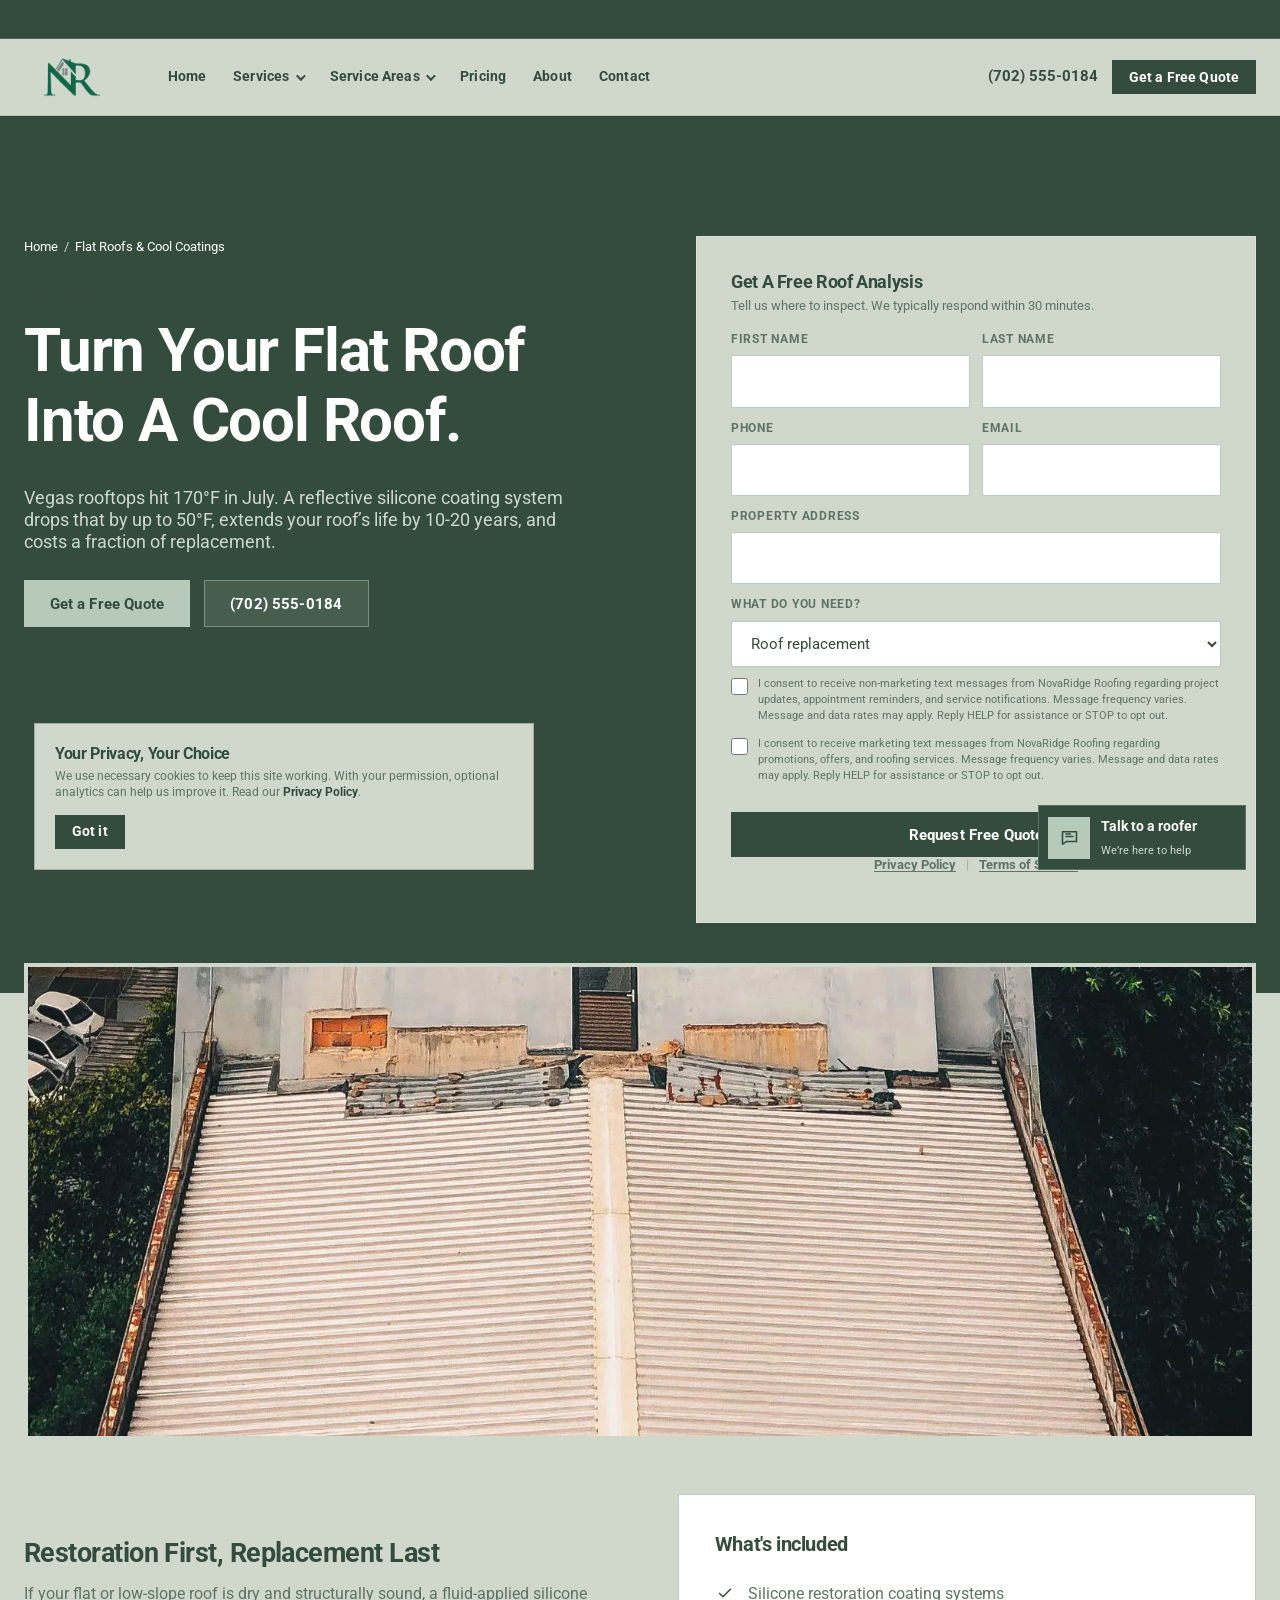
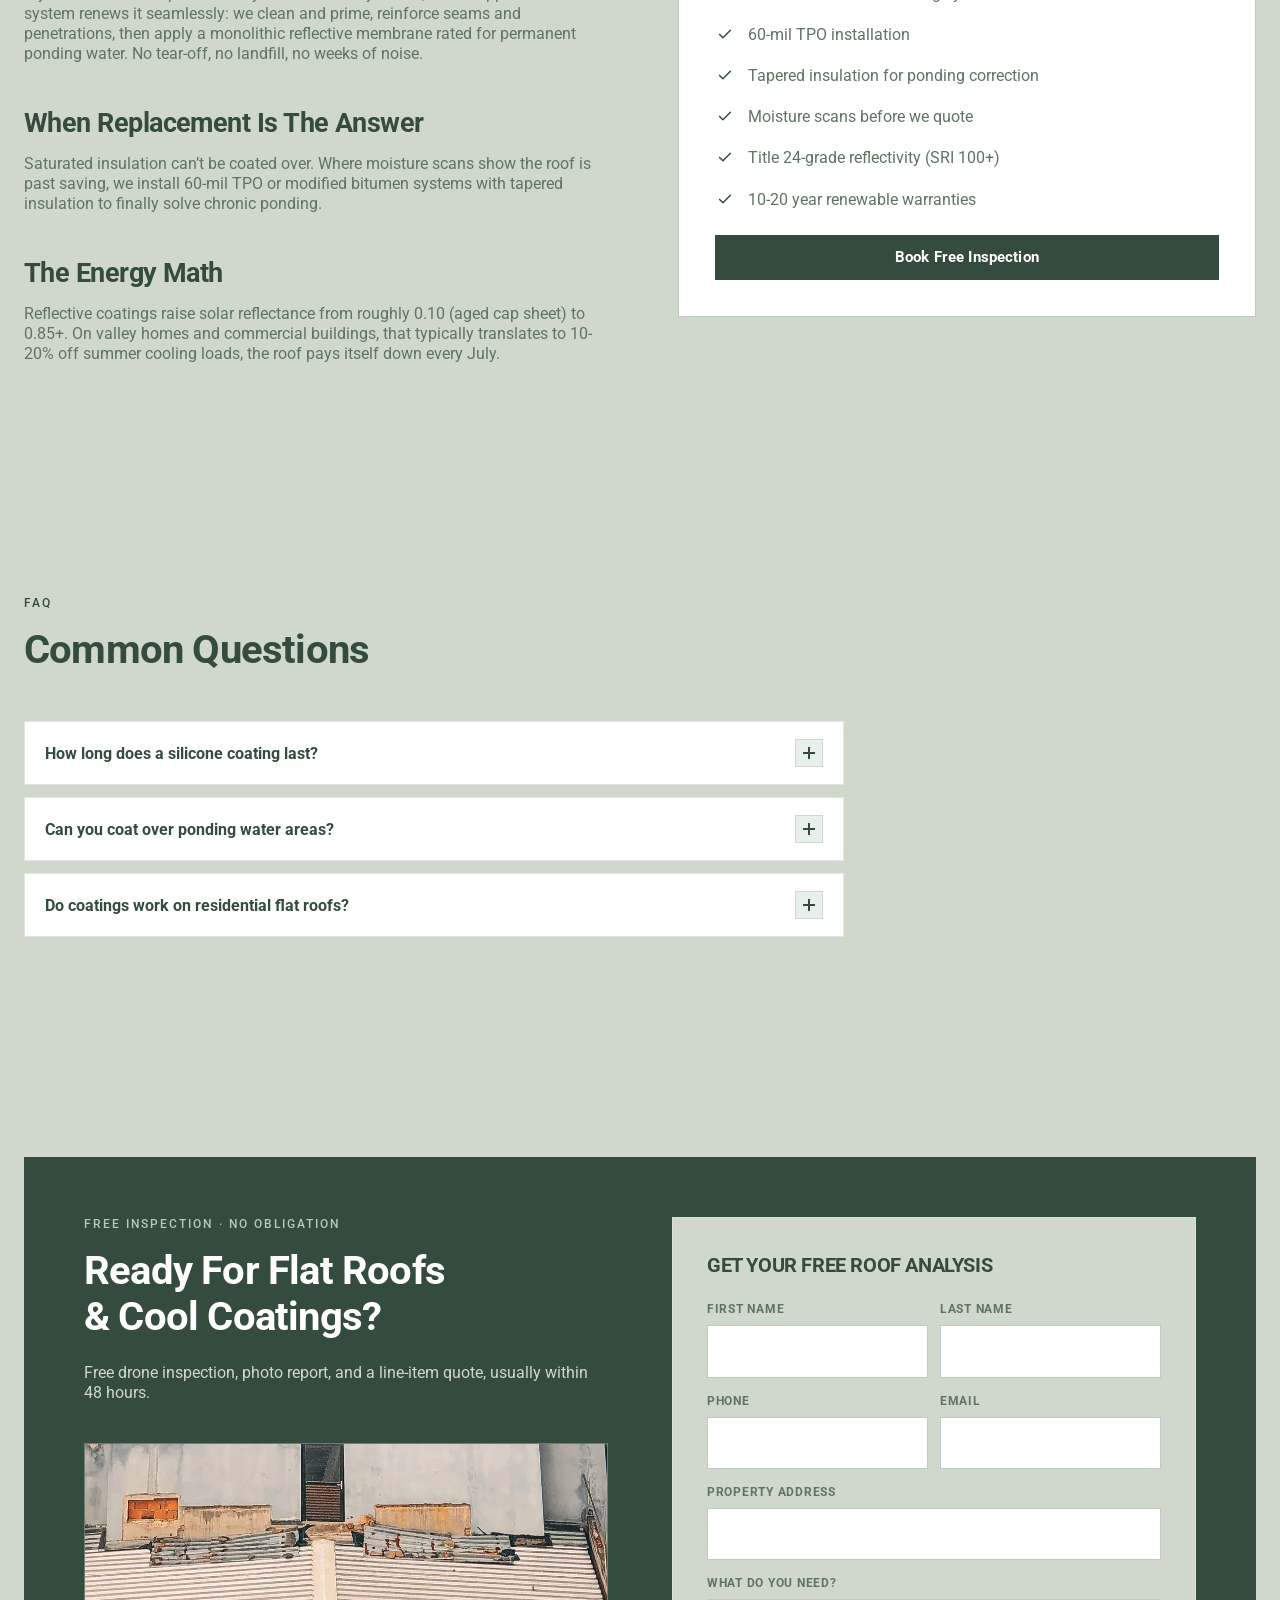
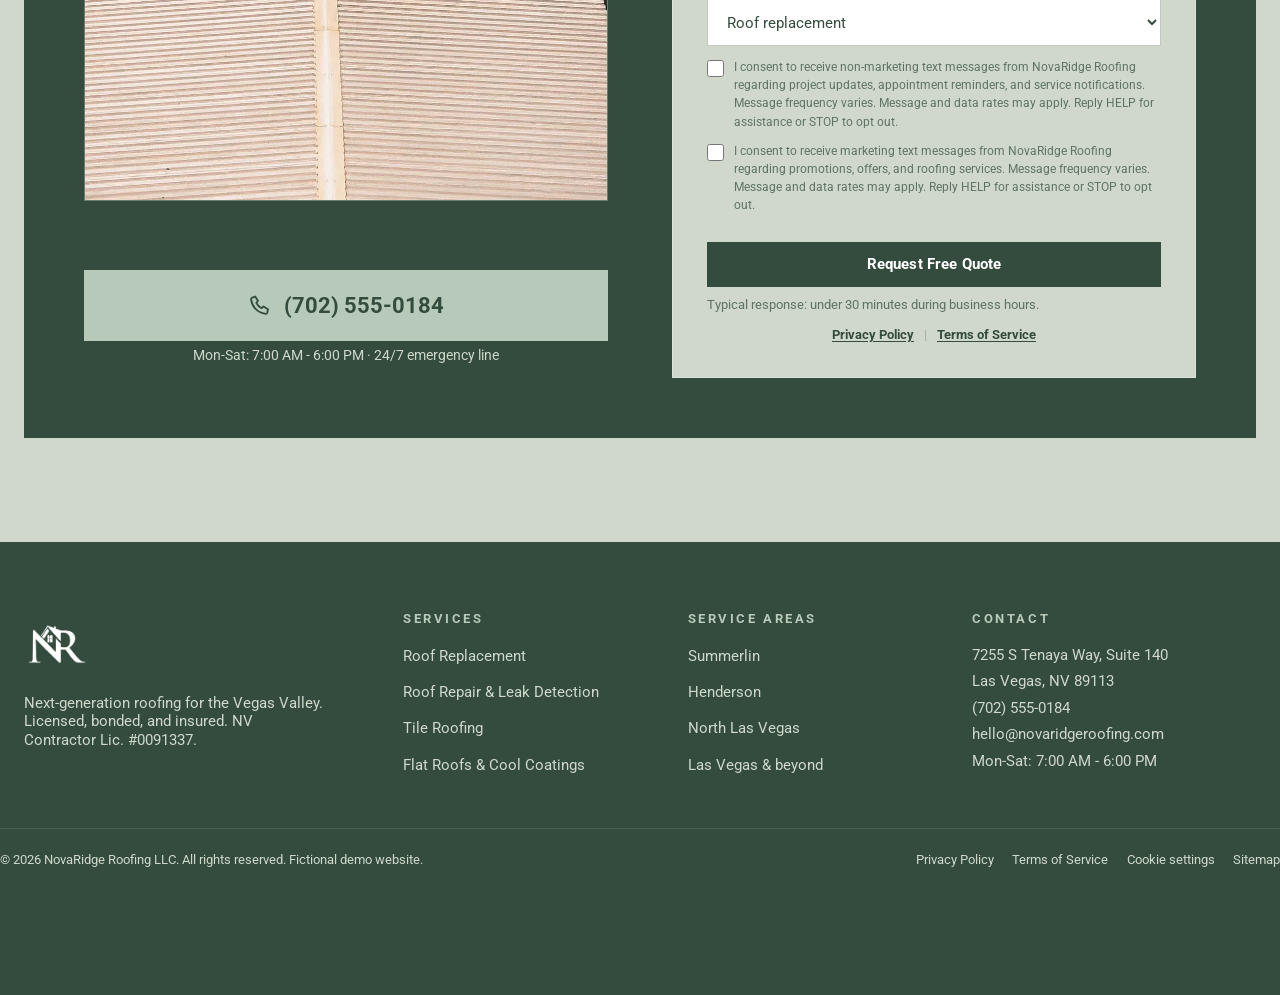
<file: services/flat-roof-coatings/index.html>
<!DOCTYPE html>
<html lang="en">
<head>
<meta charset="utf-8">
<meta name="viewport" content="width=device-width, initial-scale=1">
<title>Flat Roof & Silicone Coating Systems in Las Vegas | NovaRidge Roofing</title>
<meta name="description" content="Flat roof replacement, TPO, and silicone restoration coatings in Las Vegas. Reflective cool-roof systems that cut cooling costs and extend roof life 10-20 years.">
<link rel="canonical" href="https://philderev.github.io/roofing-template/services/flat-roof-coatings/">
<meta name="theme-color" content="#CFD8CB">
<link rel="icon" href="../../assets/img/nrr-2.png" type="image/png">
<link rel="apple-touch-icon" href="../../assets/img/nrr.png">
<meta property="og:type" content="website">
<meta property="og:site_name" content="NovaRidge Roofing">
<meta property="og:title" content="Flat Roof & Silicone Coating Systems in Las Vegas | NovaRidge Roofing">
<meta property="og:description" content="Flat roof replacement, TPO, and silicone restoration coatings in Las Vegas. Reflective cool-roof systems that cut cooling costs and extend roof life 10-20 years.">
<meta property="og:url" content="https://philderev.github.io/roofing-template/services/flat-roof-coatings/">
<meta property="og:image" content="https://philderev.github.io/roofing-template/assets/img/nrr.png">
<meta property="og:image:secure_url" content="https://philderev.github.io/roofing-template/assets/img/nrr.png">
<meta property="og:image:type" content="image/png">
<meta property="og:image:width" content="3231">
<meta property="og:image:height" content="2550">
<meta property="og:image:alt" content="NovaRidge Roofing logo">
<meta name="twitter:card" content="summary">
<link rel="preload" href="../../assets/fonts/roboto-400.ttf" as="font" type="font/ttf" crossorigin>
<style>/* NOVARIDGE ROOFING , design system
   Palette: Sage Hint · Mint · Sage · Moss · Evergreen */
@font-face{font-family:"Roboto";src:url("../../assets/fonts/roboto-400.ttf") format("truetype");font-style:normal;font-weight:400;font-display:swap}
@font-face{font-family:"Roboto";src:url("../../assets/fonts/roboto-500.ttf") format("truetype");font-style:normal;font-weight:500;font-display:swap}
@font-face{font-family:"Roboto";src:url("../../assets/fonts/roboto-700.ttf") format("truetype");font-style:normal;font-weight:700;font-display:swap}
:root{
  --bg:#CFD8CB;--bg-warm:#B7C9B8;--bg-sun:#B7C9B8;
  --card:#ffffff;--foot:#344C3D;--foot-2:#293D31;
  --ink:#344C3D;--muted:#5F7464;--inv:#F4F6F3;--inv-muted:#CFD8CB;
  --green:#344C3D;--green-2:#738A6E;--lime:#8EA58E;--yellow:#8EA58E;--yellow-2:#738A6E;
  --line:rgba(52,76,61,.14);--line2:rgba(52,76,61,.3);
  --grad:#344C3D;
  --grad-text:#344C3D;
  --r:0;--maxw:1480px;
  --shadow:none;
  --shadow-lg:0 20px 44px rgba(52,76,61,.18);
  --font-body:"Roboto","Segoe UI",Arial,sans-serif;
  --font-display:"Roboto","Segoe UI",Arial,sans-serif;
  --ease:cubic-bezier(.22,.61,.2,1);
}
*,*::before,*::after{box-sizing:border-box}
html{scroll-behavior:smooth;scroll-padding-top:96px;-webkit-text-size-adjust:100%;overflow-x:clip}
@media(prefers-reduced-motion:reduce){html{scroll-behavior:auto}*,*::before,*::after{animation-duration:.001s!important;transition-duration:.001s!important}}
picture{display:block;overflow:hidden;border-radius:var(--r)}
picture img{display:block;transition:transform .65s var(--ease)}
@media(hover:hover) and (pointer:fine){picture:hover img{transform:scale(1.06)}}
body{margin:0;background:var(--bg);color:var(--ink);font:400 1rem/1.7 var(--font-body);text-rendering:optimizeLegibility;-webkit-font-smoothing:antialiased}
img,svg,video{max-width:100%;height:auto;display:block}
a{color:var(--green);text-decoration:none}
a:hover{text-decoration:underline}
::selection{background:rgba(142,165,142,.55);color:#344C3D}
:focus-visible{outline:2px solid var(--green);outline-offset:3px}
h1,h2,h3,h4{font-family:var(--font-display);line-height:1.16;margin:0 0 .55em;font-weight:700;letter-spacing:-.02em;text-wrap:balance}
h1{font-size:clamp(2.25rem,5.2vw,3.75rem);text-transform:capitalize}
h2{font-size:clamp(1.75rem,3.5vw,2.5rem);text-transform:capitalize}
h3{font-size:1.25rem;line-height:1.3}
p{margin:0 0 1em;line-height:1.25!important}
.wrap{max-width:var(--maxw);margin:0 auto;padding:0 clamp(14px,2vw,24px)}
.kicker{display:inline-flex;align-items:center;font-family:var(--font-display);font-size:.75rem;font-weight:500;letter-spacing:.16em;text-transform:uppercase;color:var(--green);margin-bottom:1.3em}
.cta-card .kicker{color:#B7C9B8}
.grad-text{background:var(--grad-text);-webkit-background-clip:text;background-clip:text;color:transparent}
.muted{color:var(--muted)}
section{padding:clamp(56px,9vw,104px) 0;position:relative;overflow:clip}
.section-head{max-width:660px;margin-bottom:clamp(28px,4vw,48px)}
.section-head.split{display:flex;max-width:none;flex-wrap:wrap;gap:1.5rem;align-items:flex-end;justify-content:space-between}
.section-head.split>p{max-width:44ch;border-left:3px solid var(--yellow);padding-left:1rem;margin:0}
.alt-band{background:var(--bg-warm);border-block:1px solid var(--line)}

/* skip link */
.skip{position:absolute;left:-999px;top:8px;z-index:100;background:var(--green);color:#fff;padding:.6em 1em;font-weight:700}
.skip:focus{left:8px}

/* header */
.announcement{position:relative;z-index:51;background:var(--green);color:#fff;border-bottom:1px solid rgba(255,255,255,.14)}
.announcement .wrap{min-height:38px;text-align:center;font-size:.8rem;line-height:1.35}
.announcement-rotator{position:relative;height:38px;overflow:hidden}
.announcement-item{position:absolute;inset:0;display:flex;align-items:center;justify-content:center;gap:12px;opacity:0;transform:translateY(12px);animation:announcement-cycle 10s ease-in-out infinite}
.announcement-item:nth-child(2){animation-delay:5s}
.announcement strong{font-weight:700}
.announcement a{color:#fff;font-weight:700;text-decoration:underline;text-underline-offset:3px;white-space:nowrap}
.announcement a:hover{color:var(--bg-warm)}
@keyframes announcement-cycle{0%{opacity:0;transform:translateY(12px)}4%,46%{opacity:1;transform:none}50%,100%{opacity:0;transform:translateY(-12px)}}
@media(prefers-reduced-motion:reduce){.announcement-item{animation:none;opacity:1;transform:none}.announcement-item:nth-child(2){display:none}}
.site-head{position:sticky;top:0;z-index:50;background:var(--bg);border-bottom:1px solid var(--line)}
.nav-bar{position:relative;display:flex;align-items:center;gap:20px;min-height:76px}
.brand{display:flex;align-items:center;color:var(--ink);flex:none}
.brand:hover{text-decoration:none}
.brand-logo{width:96px;height:64px;object-fit:contain;display:block}
nav.main{margin-left:16px}
nav.main ul{list-style:none;display:flex;gap:4px;margin:0;padding:0;align-items:center}
nav.main a,.drop-btn{display:block;padding:.55em .8em;color:var(--ink);font:600 .9rem/1.4 var(--font-display);letter-spacing:.01em;background:none;border:0;cursor:pointer;white-space:nowrap;position:relative}
nav.main a:hover,.drop-btn:hover{background:rgba(183,201,184,.4);text-decoration:none}
nav.main a[aria-current=page]{color:var(--green);background:rgba(183,201,184,.22);text-decoration:none}
nav.main a[aria-current=page]::after{content:"";position:absolute;left:50%;bottom:2px;width:24px;height:3px;background:var(--green);transform:translateX(-50%)}
.has-drop{position:relative}
.drop-btn::after{content:"";display:inline-block;margin-left:.45em;width:7px;height:7px;border-right:2px solid currentColor;border-bottom:2px solid currentColor;transform:rotate(45deg) translateY(-2px)}
.drop{position:absolute;top:calc(100% + 6px);left:0;min-width:240px;background:var(--card);border:1px solid var(--line2);padding:8px;opacity:0;visibility:hidden;transform:translateY(6px);transition:.18s}
.has-drop:hover .drop,.has-drop:focus-within .drop,.has-drop.open .drop{opacity:1;visibility:visible;transform:none}
.drop a{padding:.6em .8em;font-weight:500}
.drop a:hover{background:var(--bg-warm)}
.head-cta{display:flex;align-items:center;gap:14px}
.head-cta{margin-left:auto}
.phone-link{font-weight:700;font-size:.95rem;color:var(--ink);white-space:nowrap}
.phone-link:hover{color:var(--green);text-decoration:none}
.btn{display:inline-flex;align-items:center;justify-content:center;gap:.5em;padding:.9em 1.7em;font:600 .94rem/1.2 var(--font-display);letter-spacing:.01em;border:0;cursor:pointer;transition:outline-color .2s var(--ease),background-color .2s;outline:2px solid transparent;outline-offset:2px;white-space:nowrap}
.btn:hover{text-decoration:none}
.btn-primary{background:#344C3D;color:#fff}
.btn-primary:hover{background:#293D31;outline-color:#344C3D}
.btn-yellow{background:#B7C9B8;color:#344C3D}
.btn-yellow:hover{background:#8EA58E;outline-color:#738A6E}
.btn-ghost{background:rgba(255,255,255,.7);color:var(--ink);border:1px solid var(--line2)}
.btn-ghost:hover{border-color:var(--green);color:var(--green);background:#fff}
.hero .btn-ghost,.sub-hero .btn-ghost{background:rgba(207,216,203,.12);color:#fff;border-color:rgba(207,216,203,.4)}
.hero .btn-ghost:hover,.sub-hero .btn-ghost:hover{background:rgba(207,216,203,.22);color:#fff;border-color:var(--yellow)}
.btn-sm{padding:.62em 1.2em;font-size:.88rem}
.nav-toggle{display:none;margin-left:auto;background:none;border:1px solid var(--line2);padding:9px 11px;cursor:pointer}
.nav-toggle span{display:block;width:20px;height:2px;background:var(--ink);margin:4px 0;transition:.2s}

/* hero (home) */
.hero{position:relative;min-height:min(92svh,880px);display:flex;align-items:center;overflow:hidden;padding:110px 0 90px;isolation:isolate}
.hero .wrap{width:100%}
.hero-media{position:absolute;inset:0;z-index:-2}
.hero-media video,.hero-media img{width:100%;height:100%;object-fit:cover}
.hero-media::after{content:"";position:absolute;inset:0;background:rgba(41,61,49,.62)}
.hero-inner{max-width:760px;color:#fff}
.hero-layout,.sub-hero-layout{display:grid;grid-template-columns:minmax(0,1.15fr) minmax(340px,.85fr);gap:clamp(32px,6vw,80px);align-items:center}
.sub-hero-layout{grid-template-columns:minmax(0,1fr) minmax(460px,1fr);align-items:start}
.hero-form{padding:clamp(20px,2.5vw,28px);max-width:480px;justify-self:end;width:100%}
.sub-hero-layout .hero-form{max-width:560px}
.hero-form h2{font-size:1.15rem;margin-bottom:.3em;color:var(--ink)}
.hero-form>p{font-size:.82rem;color:var(--muted);margin:0 0 14px}
.hero-form .f-field{margin-bottom:9px}
.hero-form .sms-consent{font-size:.67rem;margin-bottom:12px}
.hero-form .btn{width:100%}
.hero-status{display:inline-flex;align-items:center;gap:.6rem;font-size:.8rem;font-weight:600;letter-spacing:.16em;text-transform:uppercase;color:#B7C9B8;margin-bottom:1.5rem}
.pulse{position:relative;width:9px;height:9px;background:#B7C9B8}
.hero .grad-text,.sub-hero .grad-text{background:#B7C9B8;-webkit-background-clip:text;background-clip:text;color:transparent}
.hero p.lede{font-size:clamp(1.02rem,2vw,1.2rem);color:#CFD8CB;max-width:560px;border-left:3px solid var(--yellow);padding-left:1.1rem}
.hero-ctas{display:flex;gap:14px;flex-wrap:wrap;margin:1.7em 0 2.3em}

/* sub-hero (subpages) */
.sub-hero{position:relative;padding:clamp(76px,10vw,120px) 0 clamp(44px,6vw,70px);overflow:hidden;color:#fff;background:#344C3D}
.sub-hero .lede{color:#CFD8CB!important}
.crumbs{font-size:.84rem;color:#CFD8CB;margin-bottom:1.4em}
.crumbs a{color:#CFD8CB}
.crumbs a:hover{color:var(--yellow)}
.crumbs span[aria-current]{color:#fff}

/* trust bar */
.trust{border-block:1px solid rgba(52,76,61,.12);background:var(--bg-sun);padding:20px 0;overflow:hidden}
.trust-track{display:flex;width:max-content;animation:trust-marquee 28s linear infinite;will-change:transform}
.trust-row{display:flex;gap:clamp(36px,5vw,76px);align-items:center;padding:0 clamp(18px,2.5vw,38px);flex:none}
.trust-item{display:flex;align-items:center;font:600 .8rem/1.2 var(--font-display);letter-spacing:.08em;text-transform:uppercase;color:#344C3D;white-space:nowrap}
.stars{color:#344C3D;letter-spacing:2px}
@keyframes trust-marquee{to{transform:translateX(-25%)}}
@media(hover:hover){.trust:hover .trust-track{animation-play-state:paused}}
@media(prefers-reduced-motion:reduce){.trust{overflow-x:auto}.trust-track{animation:none}.trust-row[aria-hidden=true]{display:none}}

/* cards */
.grid-3{display:grid;grid-template-columns:repeat(3,1fr);gap:20px}
.grid-4{display:grid;grid-template-columns:repeat(4,1fr);gap:20px}
.grid-2{display:grid;grid-template-columns:repeat(2,1fr);gap:20px}
.card{background:var(--card);border:1px solid var(--line);border-radius:var(--r);padding:28px;position:relative;overflow:hidden;transition:transform .35s var(--ease),border-color .35s,box-shadow .35s}
.card::before{content:"";position:absolute;inset:0 0 auto;height:3px;background:var(--grad);opacity:0;transition:.25s}
a.card{color:var(--ink);display:block}
a.card:hover{text-decoration:none}
.card:hover{transform:translateY(-6px);border-color:rgba(52,76,61,.35);box-shadow:var(--shadow-lg)}
.card:hover::before{opacity:1}
.card .icon{width:54px;height:54px;display:grid;place-items:center;background:rgba(183,201,184,.35);border:1px solid rgba(52,76,61,.2);margin-bottom:18px;transition:.3s var(--ease)}
.card:hover .icon{background:var(--grad);transform:rotate(-6deg) scale(1.06)}
.card:hover .icon svg path,.card:hover .icon svg circle{stroke:#fff}
.card h3{margin-bottom:.4em}
.card p{color:var(--muted);font-size:.94rem;margin:0}
.card .go{display:inline-block;margin-top:16px;font-weight:700;font-size:.88rem;color:var(--green)}

/* image-led service overview */
.service-intro{max-width:760px}
.service-intro h2{max-width:15ch}
.service-intro .muted{max-width:62ch;margin-top:1rem}
.service-card-grid{display:grid;grid-template-columns:repeat(4,minmax(0,1fr));gap:clamp(14px,1.5vw,24px)}
.service-card{display:grid;grid-template-columns:1fr;grid-template-rows:210px 1fr;min-height:500px;background:var(--card);color:var(--ink);border:1px solid var(--line);border-radius:var(--r);overflow:hidden;transition:transform .35s var(--ease),box-shadow .35s,border-color .35s}
.service-card:hover{text-decoration:none;transform:translateY(-6px);border-color:rgba(52,76,61,.35);box-shadow:var(--shadow-lg)}
.service-card-media{position:relative;display:block;min-height:0;overflow:hidden;background:#d6ddd3}
.service-card-media picture{display:block;height:100%;border-radius:0}
.service-card-media img{width:100%;height:100%;object-fit:cover;border-radius:0;transition:transform .6s var(--ease)}
.service-card:hover .service-card-media img{transform:scale(1.045)}
.service-number{position:absolute;top:18px;left:18px;display:grid;place-items:center;width:46px;height:46px;background:rgba(255,255,255,.92);font-size:.76rem;font-weight:800;letter-spacing:.08em;color:var(--green)}
.service-card-body{display:flex;flex-direction:column;padding:clamp(24px,3vw,36px)}
.service-label{display:flex;align-items:center;gap:.55rem;margin-bottom:1.35rem;color:var(--green);font-size:.72rem;font-weight:800;letter-spacing:.1em;text-transform:uppercase}
.service-label svg{width:20px;height:20px;flex:none}
.service-card h3{font-size:clamp(1.25rem,1.7vw,1.65rem);margin:0 0 .65rem}
.service-card p{color:var(--muted);font-size:.94rem;margin:0;line-height:1.7}
.service-card .go{display:flex;align-items:center;justify-content:space-between;margin-top:auto;padding-top:1.4rem;border-top:1px solid var(--line);color:var(--green);font-size:.84rem;font-weight:800}
.service-card .go span{font-size:1.15rem;transition:transform .25s var(--ease)}
.service-card:hover .go span{transform:translateX(4px)}

/* about preview / photo layouts */
.about-grid{display:grid;grid-template-columns:1.02fr 1fr;gap:clamp(28px,5vw,64px);align-items:center}
.about-media{position:relative}
.about-media img{border-radius:var(--r);aspect-ratio:4/4.7;object-fit:cover;width:100%;box-shadow:var(--shadow)}
.float-chip{position:absolute;display:flex;align-items:center;gap:.8rem;background:#fff;border:1px solid var(--line2);padding:.85rem 1.15rem}
.float-chip .ico{width:40px;height:40px;background:var(--green);display:grid;place-items:center;flex:none}
.float-chip .ico svg{width:20px;height:20px}
.float-chip b{display:block;font-size:1.05rem;line-height:1.1}
.float-chip span{font-size:.72rem;color:var(--muted);letter-spacing:.06em;text-transform:uppercase}
.chip-tr{top:1.4rem;right:-1rem}
.chip-bl{bottom:2.2rem;left:-1.2rem}
.checklist{list-style:none;margin:1.4em 0 0;padding:0;display:grid;gap:14px}
.checklist li{display:flex;gap:13px;align-items:flex-start;color:var(--muted)}
.checklist li b{color:var(--ink)}
.checklist svg{flex:none;margin-top:3px}
.mini-stats{display:grid;grid-template-columns:repeat(3,1fr);gap:1.4rem;margin-top:2rem}
.mini-stats b{font-size:clamp(1.6rem,2.6vw,2.2rem);display:block;line-height:1;margin-bottom:6px;letter-spacing:-.02em;background:var(--grad-text);-webkit-background-clip:text;background-clip:text;color:transparent}
.mini-stats span{display:block;font-size:.8rem;line-height:1.25;color:var(--muted)}
.why-grid{align-items:start}
.why-media{display:grid;grid-template-columns:1fr 1fr;gap:1.2rem;margin-top:43px;padding:8px;border:1px solid var(--line2)}
.why-media img{border-radius:var(--r);width:100%;object-fit:cover;aspect-ratio:4/3.4;box-shadow:var(--shadow)}
.why-media picture:first-child{grid-column:1/-1}
.why-media picture:first-child img{aspect-ratio:16/8.2}

/* projects */
.proj-grid{display:grid;grid-template-columns:1fr 1fr;gap:1.5rem}
.proj{position:relative;border-radius:var(--r);overflow:hidden;display:block;box-shadow:var(--shadow)}
.proj img{aspect-ratio:16/10.5;object-fit:cover;width:100%;transition:transform .8s var(--ease)}
.proj:hover img{transform:scale(1.06)}
.proj-info{position:absolute;inset:auto 0 0;padding:1.4rem;background:rgba(41,61,49,.92)}
.proj-info time{font-size:.76rem;color:var(--yellow);letter-spacing:.16em;text-transform:uppercase}
.proj-info h3{font-size:1.24rem;text-transform:uppercase;margin:.3rem 0 0;color:#fff}
.proj-tags{position:absolute;top:1.1rem;right:1.1rem;display:flex;gap:.5rem}
.proj-tags span{font-size:.68rem;font-weight:600;letter-spacing:.1em;text-transform:uppercase;background:rgba(207,216,203,.92);border:1px solid rgba(52,76,61,.15);color:#344C3D;padding:.32rem .7rem}

/* tech panel (sticky sidebars) */
.tech-panel{background:var(--card);border:1px solid var(--line2);padding:clamp(22px,3vw,36px);position:relative;overflow:hidden}
.tech-rows{display:grid;gap:12px;margin-top:6px}
.tech-row{display:flex;justify-content:space-between;gap:14px;padding:13px 16px;background:var(--bg);border:1px solid var(--line);font-size:.92rem}
.tech-row b{color:var(--green);font-weight:700;white-space:nowrap}

/* process */
.steps{counter-reset:s}
.step{counter-increment:s;display:grid;grid-template-columns:auto 1fr;gap:1.6rem;align-items:center;padding:1.6rem 0;border-bottom:1px solid var(--line);transition:padding-left .35s var(--ease),background .35s}
.step:hover{padding-left:1rem;background:rgba(183,201,184,.3)}
.step-num{font-size:.95rem;font-weight:700;color:var(--green);width:58px;height:58px;display:grid;place-items:center;border:1px solid var(--line2);background:rgba(183,201,184,.3)}
.step-num::before{content:"0" counter(s)}
.step h3{font-size:1.25rem;text-transform:uppercase;margin:0 0 .2em}
.step p{color:var(--muted);font-size:.95rem;margin:0;max-width:62ch}

/* areas */
.area-flex{display:grid;grid-template-columns:1fr 1fr;gap:clamp(28px,5vw,60px);align-items:center}
.map-panel{background:var(--card);border:1px solid var(--line2);padding:14px;overflow:hidden}
.map-panel iframe{display:block;width:100%;height:400px;border:0;background:#F4F6F3}
.area-list{display:grid;grid-template-columns:1fr 1fr;gap:12px;margin-top:1.4em}
.area-chip{display:flex;align-items:center;padding:13px 16px;background:var(--card);border:1px solid var(--line);color:var(--ink);font-weight:600;font-size:.93rem;transition:.2s var(--ease)}
.area-chip:hover{border-color:var(--green);text-decoration:none;transform:translateY(-3px);color:var(--green)}

/* reviews */
.review-marquee{overflow:hidden}
.review-marquee.rv:not(.in){transform:none}
.review-grid{display:flex;width:max-content;gap:20px}
.review-card{background:var(--card);border:1px solid var(--line);padding:24px 22px 18px;display:flex;flex-direction:column;gap:16px}
.review-grid .review-card{width:calc((min(100vw - 48px,1432px) - 60px)/4);flex:none}
.review-card p{color:var(--ink);font-size:.92rem;line-height:1.55;margin:0;flex:1}
.reviewer{display:flex;align-items:center;gap:12px;order:-2}
.avatar{width:40px;height:40px;display:grid;place-items:center;flex:none;font-weight:700;background:var(--green-2);color:#fff;font-size:.9rem}
.review-card:nth-child(even) .avatar{background:var(--green);color:#fff}
.reviewer b{display:block;font-size:.9rem;line-height:1.35;color:var(--ink)}
.reviewer span{display:block;font-size:.76rem;line-height:1.4;color:var(--muted);margin-top:3px}
.review-card>.stars{order:-1;color:var(--yellow-2);font-size:.9rem;line-height:1;letter-spacing:2px}
.review-foot{display:flex;align-items:center;justify-content:space-between;gap:16px;border-top:1px solid var(--line);padding-top:14px;margin-top:2px;font-size:.76rem;color:var(--muted)}
.review-foot a{font-weight:600;color:var(--green);white-space:nowrap}
.review-marquee.in .review-grid{animation:reviews-scroll 38s linear infinite}
.review-marquee:hover .review-grid{animation-play-state:paused}
@keyframes reviews-scroll{to{transform:translateX(calc(-50% - 10px))}}
@media(prefers-reduced-motion:reduce){.review-marquee.in .review-grid{animation:none}}

/* faq */
.faq-grid{display:grid;grid-template-columns:minmax(0,1fr) minmax(0,1fr);gap:clamp(1.5rem,3vw,2.75rem);align-items:start}
.faq-media{width:100%;max-width:none;justify-self:end;align-self:start;margin-top:42px;padding:8px;border:1px solid var(--line2)}
.faq-media img{border-radius:var(--r);aspect-ratio:4/3.4;object-fit:cover;width:100%;box-shadow:var(--shadow)}
.faq details,.faq-grid details{border:1px solid var(--line);background:var(--card);margin-bottom:12px;overflow:hidden;transition:border-color .3s}
.faq{max-width:820px}
details[open]{border-color:var(--line2)}
.faq summary,.faq-grid summary{cursor:pointer;padding:17px 20px;font-weight:600;list-style:none;display:flex;justify-content:space-between;gap:16px;align-items:center}
summary::-webkit-details-marker{display:none}
summary .plus{flex:none;width:28px;height:28px;position:relative;border:1px solid var(--line);background:rgba(183,201,184,.3);transition:.3s var(--ease)}
summary .plus::before,summary .plus::after{content:"";position:absolute;inset:0;margin:auto;background:var(--green)}
summary .plus::before{width:12px;height:2px}
summary .plus::after{width:2px;height:12px;transition:transform .3s var(--ease)}
details[open] summary .plus{background:var(--grad);border-color:transparent}
details[open] summary .plus::before,details[open] summary .plus::after{background:#fff}
details[open] summary .plus::after{transform:rotate(90deg)}
.faq-a{padding:0 20px 18px;color:var(--muted);font-size:.95rem}

/* pricing */
.price-card{position:relative;background:var(--card);border:1px solid var(--line);padding:32px 28px;display:flex;flex-direction:column;transition:transform .3s var(--ease),border-color .3s,box-shadow .3s}
.price-card:hover{transform:translateY(-6px);border-color:rgba(52,76,61,.4);box-shadow:var(--shadow-lg)}
.price-card.hot{border-color:rgba(52,76,61,.55);box-shadow:0 0 0 3px rgba(183,201,184,.5)}
.price-card .tag{position:absolute;top:-13px;left:50%;transform:translateX(-50%);white-space:nowrap;background:#B7C9B8;color:#344C3D;font-size:.72rem;font-weight:700;letter-spacing:.12em;text-transform:uppercase;padding:.4em 1em}
.price-card h3{font-size:1.1rem;text-transform:uppercase}
.price{font-size:2.1rem;font-weight:700;margin:.2em 0 .1em;letter-spacing:-.02em}
.price small{font-size:.85rem;color:var(--muted);font-weight:500}
.price-card ul{list-style:none;padding:1.2em 0 0;margin:.6em 0 1.6em;display:grid;gap:10px;flex:1;border-top:1px solid var(--line)}
.price-card li{display:flex;gap:10px;font-size:.92rem;color:var(--muted)}
.price-card li::before{content:"";width:8px;height:2px;background:var(--green);flex:none;margin-top:11px}
.price-card .btn{width:100%}

/* cta band + form */
.cta-band{padding:clamp(56px,9vw,104px) 0}
.cta-card{position:relative;overflow:hidden;padding:clamp(28px,5vw,60px);color:#fff;background:#344C3D}
.cta-card .inner{position:relative;display:grid;grid-template-columns:1fr 1fr;gap:clamp(30px,5vw,70px);align-items:start}
.cta-card .inner>div:first-child{display:flex;flex-direction:column;align-self:stretch}
.cta-card .inner>div:first-child .big-phone{margin-top:auto}
.cta-visual{height:clamp(240px,28vw,410px);margin:24px 0;overflow:hidden;border:1px solid rgba(207,216,203,.35)}
.cta-visual picture,.cta-visual img{width:100%;height:100%}
.cta-visual img{object-fit:cover}
.cta-card .muted{color:#CFD8CB}
.big-phone{display:inline-flex;align-items:center;justify-content:center;gap:12px;margin-top:1.2em;padding:.75em 1.4em;background:#B7C9B8;color:#344C3D;font-size:clamp(1.15rem,2.4vw,1.4rem);font-weight:700;outline:2px solid transparent;outline-offset:2px;transition:outline-color .2s var(--ease),background-color .2s}
.big-phone:hover{background:#8EA58E;color:#293D31;outline-color:#738A6E;text-decoration:none}
.cta-card .big-phone+p{text-align:center}
.lead-form{background:var(--bg);border:1px solid rgba(255,255,255,.25);padding:clamp(22px,3vw,34px);color:var(--ink)}
.lead-form h3{margin-bottom:1em;text-transform:uppercase}
.f-row{display:grid;grid-template-columns:1fr 1fr;gap:12px}
.f-field{margin-bottom:12px}
.f-field label{display:block;font-size:.78rem;font-weight:700;letter-spacing:.06em;color:var(--muted);margin-bottom:6px;text-transform:uppercase}
.f-field input,.f-field select,.f-field textarea{width:100%;padding:.8em 1em;background:#fff;border:1px solid var(--line2);color:var(--ink);font:inherit;font-size:.95rem}
.f-field input:focus,.f-field select:focus,.f-field textarea:focus{outline:none;border-color:var(--green);box-shadow:0 0 0 3px rgba(115,138,110,.2)}
.form-note{font-size:.8rem;color:var(--muted);margin:10px 0 0}
.sms-consents{border:0;padding:0;margin:6px 0 16px;min-width:0}
.sms-consents legend{padding:0;margin:0 0 8px;color:var(--ink);font-size:.78rem;font-weight:700;text-transform:uppercase;letter-spacing:.06em}
.sms-consent{display:flex;align-items:flex-start;gap:10px;margin:0 0 11px;color:var(--muted);font-size:.76rem;line-height:1.5;cursor:pointer}
.sms-consent input{width:17px;height:17px;flex:0 0 17px;margin:2px 0 0;accent-color:var(--green)}
.consent-note{font-size:.72rem;color:var(--muted);margin:0!important}
.form-legal{display:flex;justify-content:center;gap:10px;margin:14px 0 0;font-size:.8rem}
.form-legal a{color:var(--green-dark);font-weight:600;text-decoration:underline;text-underline-offset:2px}
.form-legal span{color:var(--line2)}
.form-consent{font-size:.72rem;line-height:1.5}
.form-consent a{font-weight:600}
.form-ok{display:none;padding:14px 18px;border:1px solid rgba(52,76,61,.4);background:rgba(115,138,110,.12);color:var(--green);font-weight:600;margin-top:14px}

/* footer */
.site-foot{background:var(--foot);color:var(--inv);padding:clamp(44px,6vw,70px) 0 0}
.site-foot .brand{color:var(--inv)}
.site-foot .brand-logo{filter:brightness(0) invert(1);transform:translateX(-15px);margin-right:-15px}
.foot-grid{display:grid;grid-template-columns:1.4fr 1fr 1fr 1.2fr;gap:clamp(24px,4vw,48px)}
.foot-grid h4{font-size:.8rem;letter-spacing:.2em;text-transform:uppercase;color:#B7C9B8;margin-bottom:1.2em}
.foot-grid ul{list-style:none;margin:0;padding:0;display:grid;gap:9px}
.foot-grid a{color:var(--inv-muted);font-size:.92rem}
.foot-grid a:hover{color:#B7C9B8}
.foot-about p{color:var(--inv-muted);font-size:.92rem;max-width:300px}
address{font-style:normal;color:var(--inv-muted);font-size:.92rem;line-height:1.8}
address a{color:var(--inv)}
.foot-bottom{margin-top:clamp(30px,5vw,50px);border-top:1px solid rgba(207,216,203,.14);padding:20px 0 clamp(96px,12vw,124px);display:flex;justify-content:space-between;gap:14px;flex-wrap:wrap;font-size:.82rem;color:var(--inv-muted)}
.foot-bottom a{color:var(--inv-muted)}
.foot-bottom a:hover{color:#B7C9B8}
.foot-legal{display:flex;gap:1.4em;flex-wrap:wrap}
.cookie-settings{border:0;padding:0;background:none;color:var(--inv-muted);font:inherit;cursor:pointer}.cookie-settings:hover{color:#B7C9B8}

/* floating contact */
.contact-float{position:fixed;right:clamp(16px,3vw,34px);bottom:clamp(16px,3vw,30px);z-index:90;display:flex;flex-direction:column;align-items:flex-end;gap:12px}
.contact-trigger{min-width:208px;display:flex;align-items:center;gap:11px;padding:9px 14px 9px 9px;border:1px solid rgba(255,255,255,.2);background:#344C3D;color:#fff;font:inherit;text-align:left;cursor:pointer;transition:transform .25s var(--ease),background .25s}
.contact-trigger:hover{transform:translateY(-3px);background:#293D31}
.contact-trigger-icon{width:42px;height:42px;display:grid;place-items:center;background:#B7C9B8;color:#344C3D;flex:none}
.contact-trigger svg,.contact-actions svg{width:21px;height:21px;fill:none;stroke:currentColor;stroke-width:1.8;stroke-linecap:round;stroke-linejoin:round}
.contact-trigger b,.contact-trigger small{display:block}.contact-trigger b{font-size:.9rem}.contact-trigger small{font-size:.7rem;color:#CFD8CB;margin-top:1px}
.contact-close{display:none;width:19px;height:19px;position:relative;margin:0 4px 0 auto}
.contact-close::before,.contact-close::after{content:"";position:absolute;inset:9px 1px auto;height:2px;background:#fff;transform:rotate(45deg)}
.contact-close::after{transform:rotate(-45deg)}
.is-open .contact-trigger{min-width:58px;width:58px;height:58px;padding:0}.is-open .contact-trigger-icon,.is-open .contact-trigger-copy{display:none}.is-open .contact-close{display:block;margin:auto}
.contact-pop{width:min(392px,calc(100vw - 32px));overflow:hidden;border:1px solid rgba(52,76,61,.3);background:var(--bg);transform-origin:bottom right;animation:contact-in .25s var(--ease)}
.contact-pop-head{display:flex;align-items:center;gap:14px;padding:22px 20px;background:#344C3D;color:#fff}
.contact-pop-head strong,.contact-pop-head span{display:block}.contact-pop-head strong{font-size:.94rem}.contact-pop-head div>span{font-size:.72rem;color:#CFD8CB;margin-top:3px}
.contact-status{width:38px;height:38px;display:grid;place-items:center;background:rgba(255,255,255,.08);border:1px solid rgba(183,201,184,.2);flex:none}
.contact-status img{display:block;width:34px;height:34px;object-fit:contain;filter:brightness(0) invert(1)}
.contact-pop-body{padding:22px 20px 20px}.contact-pop-body>p{font-size:.88rem;line-height:1.6;color:var(--muted);margin:0 0 17px}
.contact-actions{display:grid;grid-template-columns:1fr 1fr;gap:11px}
.contact-actions a{display:flex;align-items:center;gap:11px;min-width:0;padding:14px 12px;border:1px solid var(--line2);background:#fff;color:var(--ink);transition:border-color .2s,transform .2s}
.contact-actions a>span:last-child{min-width:0}
.contact-actions a:hover{transform:translateY(-2px);border-color:var(--green);text-decoration:none}
.contact-actions .contact-email{grid-column:1/-1}.contact-icon{width:34px;height:34px;display:grid;place-items:center;background:rgba(183,201,184,.3);color:var(--green);flex:none}
.contact-actions b,.contact-actions small{display:block;overflow:hidden;text-overflow:ellipsis}.contact-actions b{font-size:.8rem;white-space:nowrap}.contact-actions small{font-size:.67rem;color:var(--muted);margin-top:3px;white-space:nowrap}
@keyframes contact-in{from{opacity:0;transform:translateY(10px) scale(.97)}}

/* cookie consent */
.cookie-banner{position:fixed;left:clamp(16px,3vw,34px);bottom:clamp(16px,3vw,30px);z-index:89;width:min(500px,calc(100vw - 32px));display:grid;gap:15px;padding:20px;border:1px solid rgba(52,76,61,.3);background:var(--bg);animation:cookie-in .35s var(--ease)}
.cookie-banner[hidden]{display:none}
.cookie-copy h2{font-size:1rem;margin:1px 0 5px}.cookie-copy p{font-size:.78rem;line-height:1.55;color:var(--muted);margin:0}.cookie-copy a{font-weight:600}
.cookie-actions{display:flex;align-items:center;gap:10px}
@keyframes cookie-in{from{opacity:0;transform:translateY(14px)}}

/* prose (subpages) */
.prose{max-width:800px}
.prose h2{margin-top:1.6em;font-size:clamp(1.3rem,2.4vw,1.7rem)}
.prose p,.prose li{color:#5F7464}
.prose ul{padding-left:1.2em}
.prose img{border-radius:var(--r);box-shadow:var(--shadow);margin:1.5em 0}
.legal .prose h2{font-size:1.25rem}
.legal .prose p,.legal .prose li{font-size:.96rem}
.updated{font-size:.85rem;color:var(--muted)}

/* service hero image strip */
.svc-hero-img{margin-top:clamp(-30px,-4vw,-50px);position:relative;z-index:2}
.svc-hero-img img{aspect-ratio:16/6.2;object-fit:cover;width:100%;border:4px solid var(--bg)}

/* thank-you */
.ty-hero{min-height:70svh;display:flex;align-items:center}
.ty-check{width:84px;height:84px;background:var(--green);display:grid;place-items:center;margin-bottom:1.6em}

/* reveal */
.rv:not(.in){opacity:0;transform:translateY(24px)}
.rv.in{animation:rv-in .7s var(--ease)}
@keyframes rv-in{from{opacity:0;transform:translateY(24px)}}
@media(prefers-reduced-motion:reduce){.rv:not(.in){opacity:1;transform:none}.rv.in{animation:none}}

/* responsive */
@media(max-width:1120px){
  .phone-link{display:none}
  .nav-bar{gap:12px}
}
@media(max-width:1020px){
  .review-grid .review-card{width:calc((100vw - 68px)/2)}
  .grid-4{grid-template-columns:1fr 1fr}
  .service-card-grid{grid-template-columns:repeat(2,minmax(0,1fr))}
  .service-card{grid-template-columns:1fr;min-height:0}.service-card-media{height:220px}
  .foot-grid{grid-template-columns:1fr 1fr}
}
@media(max-width:860px){
  .cta-card .inner>div:first-child .big-phone{margin-top:1.2em}
  .why-media{margin-top:0}
  .faq-media{max-width:100%;justify-self:stretch;margin-top:0}
  .nav-toggle{display:block}
  nav.main{position:fixed;inset:76px 0 auto;background:rgba(207,216,203,.99);border-bottom:1px solid var(--line2);padding:18px clamp(16px,4vw,28px) 26px;transform:translateY(-130%);transition:transform .25s;margin:0;max-height:calc(100svh - 76px);overflow:auto;box-shadow:var(--shadow-lg)}
  nav.main.open{transform:none}
  nav.main ul{flex-direction:column;align-items:stretch;gap:2px}
  nav.main a,.drop-btn{padding:.8em .6em;font-size:1.02rem;width:100%;text-align:left}
  nav.main a[aria-current=page]::after{left:.6em;bottom:3px;width:30px;transform:none}
  .drop{position:static;opacity:1;visibility:visible;transform:none;display:none;border:0;background:rgba(183,201,184,.18);box-shadow:none;margin:4px 0 8px}
  .has-drop.open .drop{display:block}
  .head-cta .btn{display:none}
  .grid-3,.grid-2,.proj-grid{grid-template-columns:1fr}
  .service-card-grid{grid-template-columns:1fr}
  .about-grid,.area-flex,.cta-card .inner,.faq-grid,.hero-layout,.sub-hero-layout{grid-template-columns:1fr}
  .hero-form{justify-self:start;max-width:620px}
  .chip-tr{right:.6rem}.chip-bl{left:-.4rem}
  .hero{min-height:78svh;padding:90px 0 70px}
}
@media(max-width:560px){
  .review-grid .review-card{width:calc(100vw - 28px)}
  .announcement .wrap{min-height:54px;font-size:.73rem}
  .announcement-rotator{height:54px}
  .announcement-item{gap:5px;flex-direction:column;padding:6px 0}
  .grid-4,.area-list,.f-row,.why-media{grid-template-columns:1fr}
  .service-card-media{height:190px}.service-card-body{padding:24px}
  .why-media img{aspect-ratio:16/9}
  .foot-grid{grid-template-columns:1fr}
  .phone-link{display:none}
  .trust-track{animation-duration:22s}
  .mini-stats{grid-template-columns:repeat(3,1fr);gap:.8rem}
  .contact-float{right:12px;bottom:12px}.contact-trigger-copy{display:none}.contact-trigger{min-width:58px;width:58px;height:58px;padding:8px}.contact-trigger-icon{width:40px;height:40px}.contact-pop{width:min(392px,calc(100vw - 24px))}.contact-actions{grid-template-columns:1fr}.contact-actions .contact-email{grid-column:auto}
  .cookie-banner{left:12px;bottom:82px;width:calc(100vw - 24px);padding:17px}.cookie-actions .btn{width:100%}
}
</style>
<noscript><style>.rv:not(.in){opacity:1;transform:none}</style></noscript>
<script type="application/ld+json">{"@context":"https://schema.org","@type":"RoofingContractor","@id":"https://philderev.github.io/roofing-template/#org","name":"NovaRidge Roofing","legalName":"NovaRidge Roofing LLC","url":"https://philderev.github.io/roofing-template/","logo":"https://philderev.github.io/roofing-template/assets/img/nrr-2.png","image":"https://philderev.github.io/roofing-template/assets/img/nrr.png","telephone":"+1-702-555-0184","email":"hello@novaridgeroofing.com","priceRange":"$$","address":{"@type":"PostalAddress","streetAddress":"7255 S Tenaya Way, Suite 140","addressLocality":"Las Vegas","addressRegion":"NV","postalCode":"89113","addressCountry":"US"},"geo":{"@type":"GeoCoordinates","latitude":36.0563,"longitude":-115.2493},"openingHoursSpecification":[{"@type":"OpeningHoursSpecification","dayOfWeek":["Monday","Tuesday","Wednesday","Thursday","Friday","Saturday"],"opens":"07:00","closes":"18:00"}],"areaServed":[{"@type":"City","name":"Las Vegas"},{"@type":"City","name":"Summerlin"},{"@type":"City","name":"Henderson"},{"@type":"City","name":"North Las Vegas"},{"@type":"City","name":"Spring Valley"},{"@type":"City","name":"Enterprise"},{"@type":"City","name":"Paradise"}],"sameAs":[]}</script>
<script type="application/ld+json">{"@context":"https://schema.org","@type":"BreadcrumbList","itemListElement":[{"@type":"ListItem","position":1,"name":"Home","item":"https://philderev.github.io/roofing-template/"},{"@type":"ListItem","position":2,"name":"Services"},{"@type":"ListItem","position":3,"name":"Flat Roofs & Cool Coatings","item":"https://philderev.github.io/roofing-template/services/flat-roof-coatings/"}]}</script>
<script type="application/ld+json">{"@context":"https://schema.org","@type":"FAQPage","mainEntity":[{"@type":"Question","name":"How long does a silicone coating last?","acceptedAnswer":{"@type":"Answer","text":"Systems are warrantied 10-20 years depending on applied thickness, and they’re renewable: a maintenance recoat at the end of the term restarts the clock without another tear-off."}},{"@type":"Question","name":"Can you coat over ponding water areas?","acceptedAnswer":{"@type":"Answer","text":"Silicone is one of the only technologies rated for permanent ponding. We still correct severe ponding with tapered insulation or added drains, because standing water hides other problems."}},{"@type":"Question","name":"Do coatings work on residential flat roofs?","acceptedAnswer":{"@type":"Answer","text":"Absolutely, thousands of valley homes have flat or low-slope sections. The same commercial-grade system scales down, and the cooling savings are just as real."}}]}</script>
<script type="application/ld+json">{"@context":"https://schema.org","@type":"Service","name":"Flat Roofs & Cool Coatings","serviceType":"Flat Roofs & Cool Coatings","provider":{"@id":"https://philderev.github.io/roofing-template/#org"},"areaServed":{"@type":"City","name":"Las Vegas"},"description":"Flat roof replacement, TPO, and silicone restoration coatings in Las Vegas. Reflective cool-roof systems that cut cooling costs and extend roof life 10-20 years."}</script>
<!-- GA4: paste gtag.js snippet here (G-XXXXXXXXXX) -->
<!-- GTM: paste container snippet here (GTM-XXXXXXX) -->
<!-- GHL: paste location tracking code here -->
</head>
<body>
<a class="skip" href="#main">Skip to content</a>
<aside class="announcement" aria-label="Announcement">
  <div class="wrap announcement-rotator">
    <div class="announcement-item"><strong>Free drone roof inspections across the Las Vegas Valley.</strong><a href="../../contact/">Book yours today</a></div>
    <div class="announcement-item"><strong>Roof leak or storm damage? Same-week service is available.</strong><a href="../../services/roof-repair/">Get roof help</a></div>
  </div>
</aside>
<header class="site-head">
  <div class="wrap nav-bar">
    <a class="brand" href="../../" aria-label="NovaRidge Roofing, home"><img class="brand-logo" src="../../assets/img/nrr-2.png" width="3231" height="2550" alt="NovaRidge Roofing"></a>
    <button class="nav-toggle" aria-label="Menu" aria-expanded="false" aria-controls="mainnav"><span></span><span></span><span></span></button>
    <nav class="main" id="mainnav" aria-label="Main">
      <ul>
        <li><a href="../../">Home</a></li>
        <li class="has-drop"><button class="drop-btn" aria-expanded="false">Services</button>
          <div class="drop"><a href="../../services/roof-replacement/">Roof Replacement</a><a href="../../services/roof-repair/">Roof Repair & Leak Detection</a><a href="../../services/tile-roofing/">Tile Roofing</a><a href="../../services/flat-roof-coatings/">Flat Roofs & Cool Coatings</a></div>
        </li>
        <li class="has-drop"><button class="drop-btn" aria-expanded="false">Service Areas</button>
          <div class="drop"><a href="../../service-areas/summerlin/">Summerlin</a><a href="../../service-areas/henderson/">Henderson</a><a href="../../service-areas/north-las-vegas/">North Las Vegas</a></div>
        </li>
        <li><a href="../../pricing/">Pricing</a></li>
        <li><a href="../../about/">About</a></li>
        <li><a href="../../contact/">Contact</a></li>
      </ul>
    </nav>
    <div class="head-cta">
      <a class="phone-link" href="tel:+17025550184">(702) 555-0184</a>
      <a class="btn btn-primary btn-sm" href="../../contact/">Get a Free Quote</a>
    </div>
  </div>
</header>
<main id="main">

<div class="sub-hero">

  <div class="wrap sub-hero-layout">
    <div>
    <nav class="crumbs" aria-label="Breadcrumb"><span aria-current="page">Home</span> &nbsp;/&nbsp; <span aria-current="page">Flat Roofs & Cool Coatings</span></nav>
    <p class="kicker">Service</p>
    <h1>Turn your flat roof into a cool roof.</h1>
    <p class="lede muted" style="max-width:640px;font-size:1.1rem">Vegas rooftops hit 170°F in July. A reflective silicone coating system drops that by up to 50°F, extends your roof’s life by 10-20 years, and costs a fraction of replacement.</p>
    <div class="hero-ctas" style="display:flex;gap:14px;flex-wrap:wrap;margin:1.6em 0 2.6em"><a class="btn btn-yellow" href="../../contact/">Get a Free Quote</a><a class="btn btn-ghost" href="tel:+17025550184">(702) 555-0184</a></div>
    </div>
    
<form class="lead-form hero-form" id="service-flat-roof-coatings-hero-form" data-ty="../../thank-you/">
  <h2>Get a free roof analysis</h2>
  <p>Tell us where to inspect. We typically respond within 30 minutes.</p>
  <div class="f-row">
    <div class="f-field"><label for="service-flat-roof-coatings-hero-form-first">First name</label><input id="service-flat-roof-coatings-hero-form-first" name="first_name" autocomplete="given-name" required></div>
    <div class="f-field"><label for="service-flat-roof-coatings-hero-form-last">Last name</label><input id="service-flat-roof-coatings-hero-form-last" name="last_name" autocomplete="family-name" required></div>
  </div>
  <div class="f-row">
    <div class="f-field"><label for="service-flat-roof-coatings-hero-form-phone">Phone</label><input id="service-flat-roof-coatings-hero-form-phone" name="phone" type="tel" autocomplete="tel" required></div>
    <div class="f-field"><label for="service-flat-roof-coatings-hero-form-email">Email</label><input id="service-flat-roof-coatings-hero-form-email" name="email" type="email" autocomplete="email" required></div>
  </div>
  <div class="f-field"><label for="service-flat-roof-coatings-hero-form-addr">Property address</label><input id="service-flat-roof-coatings-hero-form-addr" name="address" autocomplete="street-address"></div>
  <div class="f-field"><label for="service-flat-roof-coatings-hero-form-svc">What do you need?</label><select id="service-flat-roof-coatings-hero-form-svc" name="service"><option>Roof replacement</option><option>Roof repair / leak</option><option>Tile re-felt</option><option>Flat roof / coating</option><option>Not sure, inspect it</option></select></div>
  
  <fieldset class="sms-consents" aria-label="SMS consent choices">
    <label class="sms-consent"><input type="checkbox" name="sms_transactional_consent" value="yes"><span>I consent to receive non-marketing text messages from NovaRidge Roofing regarding project updates, appointment reminders, and service notifications. Message frequency varies. Message and data rates may apply. Reply HELP for assistance or STOP to opt out.</span></label>
    <label class="sms-consent"><input type="checkbox" name="sms_marketing_consent" value="yes"><span>I consent to receive marketing text messages from NovaRidge Roofing regarding promotions, offers, and roofing services. Message frequency varies. Message and data rates may apply. Reply HELP for assistance or STOP to opt out.</span></label>
  </fieldset>
  <button class="btn btn-primary" type="submit">Request Free Quote</button>
  <p class="form-legal"><a href="../../privacy/">Privacy Policy</a><span aria-hidden="true">|</span><a href="../../terms/">Terms of Service</a></p>
</form>
  </div>
</div>
<div class="wrap svc-hero-img rv"><picture><source srcset="../../assets/img/svc-flat.webp" type="image/webp"><img src="../../assets/img/svc-flat.jpg" alt="Aerial view of a reflective white flat roof on a commercial building" width="1600" height="700" fetchpriority="high"></picture></div>
<section style="padding-top:clamp(30px,5vw,54px)">
  <div class="wrap about-grid" style="align-items:start">
    <div class="prose rv">
      <h2>Restoration first, replacement last</h2><p>If your flat or low-slope roof is dry and structurally sound, a fluid-applied silicone system renews it seamlessly: we clean and prime, reinforce seams and penetrations, then apply a monolithic reflective membrane rated for permanent ponding water. No tear-off, no landfill, no weeks of noise.</p><h2>When replacement is the answer</h2><p>Saturated insulation can’t be coated over. Where moisture scans show the roof is past saving, we install 60-mil TPO or modified bitumen systems with tapered insulation to finally solve chronic ponding.</p><h2>The energy math</h2><p>Reflective coatings raise solar reflectance from roughly 0.10 (aged cap sheet) to 0.85+. On valley homes and commercial buildings, that typically translates to 10-20% off summer cooling loads, the roof pays itself down every July.</p>
    </div>
    <div class="tech-panel rv" style="position:sticky;top:96px">
      <h3>What's included</h3>
      <ul class="checklist"><li><svg width="20" height="20" viewBox="0 0 24 24" fill="none" aria-hidden="true"><path d="m5.5 12.5 4 4 9-9" stroke="#344C3D" stroke-width="1.8" stroke-linecap="round" stroke-linejoin="round"/></svg><span>Silicone restoration coating systems</span></li><li><svg width="20" height="20" viewBox="0 0 24 24" fill="none" aria-hidden="true"><path d="m5.5 12.5 4 4 9-9" stroke="#344C3D" stroke-width="1.8" stroke-linecap="round" stroke-linejoin="round"/></svg><span>60-mil TPO installation</span></li><li><svg width="20" height="20" viewBox="0 0 24 24" fill="none" aria-hidden="true"><path d="m5.5 12.5 4 4 9-9" stroke="#344C3D" stroke-width="1.8" stroke-linecap="round" stroke-linejoin="round"/></svg><span>Tapered insulation for ponding correction</span></li><li><svg width="20" height="20" viewBox="0 0 24 24" fill="none" aria-hidden="true"><path d="m5.5 12.5 4 4 9-9" stroke="#344C3D" stroke-width="1.8" stroke-linecap="round" stroke-linejoin="round"/></svg><span>Moisture scans before we quote</span></li><li><svg width="20" height="20" viewBox="0 0 24 24" fill="none" aria-hidden="true"><path d="m5.5 12.5 4 4 9-9" stroke="#344C3D" stroke-width="1.8" stroke-linecap="round" stroke-linejoin="round"/></svg><span>Title 24-grade reflectivity (SRI 100+)</span></li><li><svg width="20" height="20" viewBox="0 0 24 24" fill="none" aria-hidden="true"><path d="m5.5 12.5 4 4 9-9" stroke="#344C3D" stroke-width="1.8" stroke-linecap="round" stroke-linejoin="round"/></svg><span>10-20 year renewable warranties</span></li></ul>
      <a class="btn btn-primary" href="../../contact/" style="margin-top:22px;width:100%">Book Free Inspection</a>
    </div>
  </div>
</section>

<section aria-labelledby="faq-h">
  <div class="wrap">
    <div class="section-head rv"><p class="kicker">FAQ</p><h2 id="faq-h">Common questions</h2></div>
    <div class="faq rv">
      <details><summary>How long does a silicone coating last?<span class="plus" aria-hidden="true"></span></summary><div class="faq-a">Systems are warrantied 10-20 years depending on applied thickness, and they’re renewable: a maintenance recoat at the end of the term restarts the clock without another tear-off.</div></details><details><summary>Can you coat over ponding water areas?<span class="plus" aria-hidden="true"></span></summary><div class="faq-a">Silicone is one of the only technologies rated for permanent ponding. We still correct severe ponding with tapered insulation or added drains, because standing water hides other problems.</div></details><details><summary>Do coatings work on residential flat roofs?<span class="plus" aria-hidden="true"></span></summary><div class="faq-a">Absolutely, thousands of valley homes have flat or low-slope sections. The same commercial-grade system scales down, and the cooling savings are just as real.</div></details>
    </div>
  </div>
</section>

<section class="cta-band" id="quote">
  <div class="wrap">
    <div class="cta-card rv">
      <div class="inner">
        <div>
          <p class="kicker">Free Inspection &middot; No Obligation</p>
          <h2>Ready for flat roofs & cool coatings?</h2>
          <p class="muted">Free drone inspection, photo report, and a line-item quote, usually within 48 hours.</p>
          <div class="cta-visual"><picture><source srcset="../../assets/img/svc-flat.webp" type="image/webp"><img src="../../assets/img/svc-flat.jpg" alt="Professional roofing project completed by NovaRidge Roofing" width="1200" height="800" loading="lazy" decoding="async"></picture></div>
          <a class="big-phone" href="tel:+17025550184"><svg width="24" height="24" viewBox="0 0 24 24" fill="none" aria-hidden="true"><path d="M7.2 3.5 10 8 8.3 9.8c1.1 2.4 3 4.3 5.4 5.4l1.8-1.7 4.5 2.8-.7 3.3c-.2.8-1 1.3-1.8 1.2C9.8 19.8 4.2 14.2 3.1 6.5 3 5.7 3.5 4.9 4.3 4.7l2.9-1.2Z" stroke="#344C3D" stroke-width="1.8" stroke-linecap="round" stroke-linejoin="round"/></svg> (702) 555-0184</a>
          <p class="muted" style="font-size:.85rem;margin-top:6px">Mon-Sat: 7:00 AM - 6:00 PM &middot; 24/7 emergency line</p>
        </div>
        <form class="lead-form" id="leadform" data-ty="../../thank-you/">
          <!-- GHL form embed replaces this block in production -->
          <h3>Get your free roof analysis</h3>
          <div class="f-row">
            <div class="f-field"><label for="lf-first">First name</label><input id="lf-first" name="first_name" autocomplete="given-name" required></div>
            <div class="f-field"><label for="lf-last">Last name</label><input id="lf-last" name="last_name" autocomplete="family-name" required></div>
          </div>
          <div class="f-row">
            <div class="f-field"><label for="lf-phone">Phone</label><input id="lf-phone" name="phone" type="tel" autocomplete="tel" required></div>
            <div class="f-field"><label for="lf-email">Email</label><input id="lf-email" name="email" type="email" autocomplete="email" required></div>
          </div>
          <div class="f-field"><label for="lf-addr">Property address</label><input id="lf-addr" name="address" autocomplete="street-address"></div>
          <div class="f-field"><label for="lf-svc">What do you need?</label>
            <select id="lf-svc" name="service">
              <option>Roof replacement</option><option>Roof repair / leak</option><option>Tile re-felt</option><option>Flat roof / coating</option><option>Not sure, inspect it</option>
            </select>
          </div>
          
  <fieldset class="sms-consents" aria-label="SMS consent choices">
    <label class="sms-consent"><input type="checkbox" name="sms_transactional_consent" value="yes"><span>I consent to receive non-marketing text messages from NovaRidge Roofing regarding project updates, appointment reminders, and service notifications. Message frequency varies. Message and data rates may apply. Reply HELP for assistance or STOP to opt out.</span></label>
    <label class="sms-consent"><input type="checkbox" name="sms_marketing_consent" value="yes"><span>I consent to receive marketing text messages from NovaRidge Roofing regarding promotions, offers, and roofing services. Message frequency varies. Message and data rates may apply. Reply HELP for assistance or STOP to opt out.</span></label>
  </fieldset>
          <button class="btn btn-primary" type="submit" style="width:100%">Request Free Quote</button>
          <p class="form-note">Typical response: under 30 minutes during business hours.</p>
          <p class="form-legal"><a href="../../privacy/">Privacy Policy</a><span aria-hidden="true">|</span><a href="../../terms/">Terms of Service</a></p>
        </form>
      </div>
    </div>
  </div>
</section>

</main>
<footer class="site-foot">
  <div class="wrap foot-grid">
    <div class="foot-about">
      <a class="brand" href="../../" aria-label="NovaRidge Roofing, home"><img class="brand-logo" src="../../assets/img/nrr-2.png" width="3231" height="2550" alt="NovaRidge Roofing"></a>
      <p style="margin-top:18px">Next-generation roofing for the Vegas Valley. Licensed, bonded, and insured. NV Contractor Lic. #0091337.</p>
    </div>
    <div>
      <h4>Services</h4>
      <ul><li><a href="../../services/roof-replacement/">Roof Replacement</a></li><li><a href="../../services/roof-repair/">Roof Repair & Leak Detection</a></li><li><a href="../../services/tile-roofing/">Tile Roofing</a></li><li><a href="../../services/flat-roof-coatings/">Flat Roofs & Cool Coatings</a></li></ul>
    </div>
    <div>
      <h4>Service Areas</h4>
      <ul><li><a href="../../service-areas/summerlin/">Summerlin</a></li><li><a href="../../service-areas/henderson/">Henderson</a></li><li><a href="../../service-areas/north-las-vegas/">North Las Vegas</a></li>
      <li><a href="../../contact/">Las Vegas &amp; beyond</a></li></ul>
    </div>
    <div>
      <h4>Contact</h4>
      <address>7255 S Tenaya Way, Suite 140<br>Las Vegas, NV 89113<br>
      <a href="tel:+17025550184">(702) 555-0184</a><br>
      <a href="mailto:hello@novaridgeroofing.com">hello@novaridgeroofing.com</a><br>Mon-Sat: 7:00 AM - 6:00 PM</address>
    </div>
  </div>
  <div class="wrap foot-bottom">
    <span>&copy; <span id="yr">2026</span> NovaRidge Roofing LLC. All rights reserved. Fictional demo website.</span>
    <span class="foot-legal"><a href="../../privacy/">Privacy Policy</a><a href="../../terms/">Terms of Service</a><button class="cookie-settings" type="button">Cookie settings</button><a href="../../sitemap.xml">Sitemap</a></span>
  </div>
</footer>
<aside class="contact-float" aria-label="Quick contact">
  <div class="contact-pop" id="contact-pop" hidden>
    <div class="contact-pop-body">
      <div class="contact-actions">
        <a href="tel:+17025550184"><span class="contact-icon" aria-hidden="true"><svg viewBox="0 0 24 24"><path d="M7.2 3.5 10 8 8.3 9.8c1.1 2.4 3 4.3 5.4 5.4l1.8-1.7 4.5 2.8-.7 3.3c-.2.8-1 1.3-1.8 1.2C9.8 19.8 4.2 14.2 3.1 6.5 3 5.7 3.5 4.9 4.3 4.7l2.9-1.2Z"/></svg></span><span><b>Call the office</b><small>(702) 555-0184</small></span></a>
        <a href="sms:+17025550184"><span class="contact-icon" aria-hidden="true"><svg viewBox="0 0 24 24"><path d="M4 5.5h16v11H9l-5 3v-14Z"/><path d="M8 10.8h8M8 8h5"/></svg></span><span><b>Send a text</b><small>Great for photos of damage</small></span></a>
        <a class="contact-email" href="mailto:hello@novaridgeroofing.com"><span class="contact-icon" aria-hidden="true"><svg viewBox="0 0 24 24"><rect x="3" y="5" width="18" height="14" rx="2"/><path d="m4 7 8 6 8-6"/></svg></span><span><b>Email our team</b><small>hello@novaridgeroofing.com</small></span></a>
      </div>
    </div>
  </div>
  <button class="contact-trigger" type="button" aria-expanded="false" aria-controls="contact-pop">
    <span class="contact-trigger-icon" aria-hidden="true"><svg viewBox="0 0 24 24"><path d="M4 5.5h16v11H9l-5 3v-14Z"/><path d="M8 10.8h8M8 8h5"/></svg></span>
    <span class="contact-trigger-copy"><b>Talk to a roofer</b><small>We&rsquo;re here to help</small></span>
    <span class="contact-close" aria-hidden="true"></span>
  </button>
</aside>
<section class="cookie-banner" id="cookie-banner" aria-labelledby="cookie-title" hidden>
  <div class="cookie-copy">
    <h2 id="cookie-title">Your privacy, your choice</h2>
    <p>We use necessary cookies to keep this site working. With your permission, optional analytics can help us improve it. Read our <a href="../../privacy/">Privacy Policy</a>.</p>
  </div>
  <div class="cookie-actions">
    <button class="btn btn-primary btn-sm" type="button" data-cookie-choice="acknowledged">Got it</button>
  </div>
</section>
<script>
(function(){
var d=document;
var t=d.querySelector('.nav-toggle'),n=d.getElementById('mainnav');
t.addEventListener('click',function(){var o=n.classList.toggle('open');t.setAttribute('aria-expanded',o)});
d.querySelectorAll('.drop-btn').forEach(function(b){b.addEventListener('click',function(){var li=b.parentElement,o=li.classList.toggle('open');b.setAttribute('aria-expanded',o)})});
var y=d.getElementById('yr');if(y)y.textContent=new Date().getFullYear();
if('IntersectionObserver' in window){var io=new IntersectionObserver(function(es){es.forEach(function(e){if(e.isIntersecting){e.target.classList.add('in');io.unobserve(e.target)}})},{rootMargin:'0px 0px -8% 0px'});d.querySelectorAll('.rv').forEach(function(el){io.observe(el)});}else{d.querySelectorAll('.rv').forEach(function(el){el.classList.add('in')})}
var v=d.getElementById('heroVid');
if(v){var rm=matchMedia('(prefers-reduced-motion: reduce)').matches,sd=navigator.connection&&navigator.connection.saveData;
if(!rm&&!sd){var load=function(){['webm','mp4'].forEach(function(f){var s=d.createElement('source');s.src=v.dataset.base+'.'+f;s.type='video/'+f;v.appendChild(s)});v.load();var p=v.play();if(p)p.catch(function(){});};
if(d.readyState==='complete'){setTimeout(load,120)}else{addEventListener('load',function(){setTimeout(load,120)})}}}
d.querySelectorAll('.lead-form').forEach(function(f){f.addEventListener('submit',function(e){e.preventDefault();if(!f.reportValidity())return;f.querySelectorAll('input,select,textarea,button').forEach(function(el){el.disabled=true});window.location.href=f.dataset.ty;});});
var ct=d.querySelector('.contact-trigger'),cp=d.getElementById('contact-pop');
if(ct&&cp){var toggleContact=function(open){cp.hidden=!open;ct.setAttribute('aria-expanded',open);document.querySelector('.contact-float').classList.toggle('is-open',open);if(open)cp.querySelector('a').focus()};ct.addEventListener('click',function(){toggleContact(ct.getAttribute('aria-expanded')!=='true')});d.addEventListener('keydown',function(e){if(e.key==='Escape'&&!cp.hidden){toggleContact(false);ct.focus()}});d.addEventListener('click',function(e){if(!cp.hidden&&!e.target.closest('.contact-float'))toggleContact(false)});}
var cb=d.getElementById('cookie-banner'),cs=d.querySelector('.cookie-settings'),consentKey='novaridge-cookie-consent';
if(cb){var getConsent=function(){try{return localStorage.getItem(consentKey)}catch(e){return null}},showConsent=function(){cb.hidden=false},saveConsent=function(choice){try{localStorage.setItem(consentKey,choice)}catch(e){}cb.hidden=true;window.dispatchEvent(new CustomEvent('novaridge:consent',{detail:{choice:choice}}))};if(!getConsent())showConsent();cb.querySelectorAll('[data-cookie-choice]').forEach(function(b){b.addEventListener('click',function(){saveConsent(b.dataset.cookieChoice)})});if(cs)cs.addEventListener('click',showConsent);}
})();
</script>
</body>
</html>
</file>
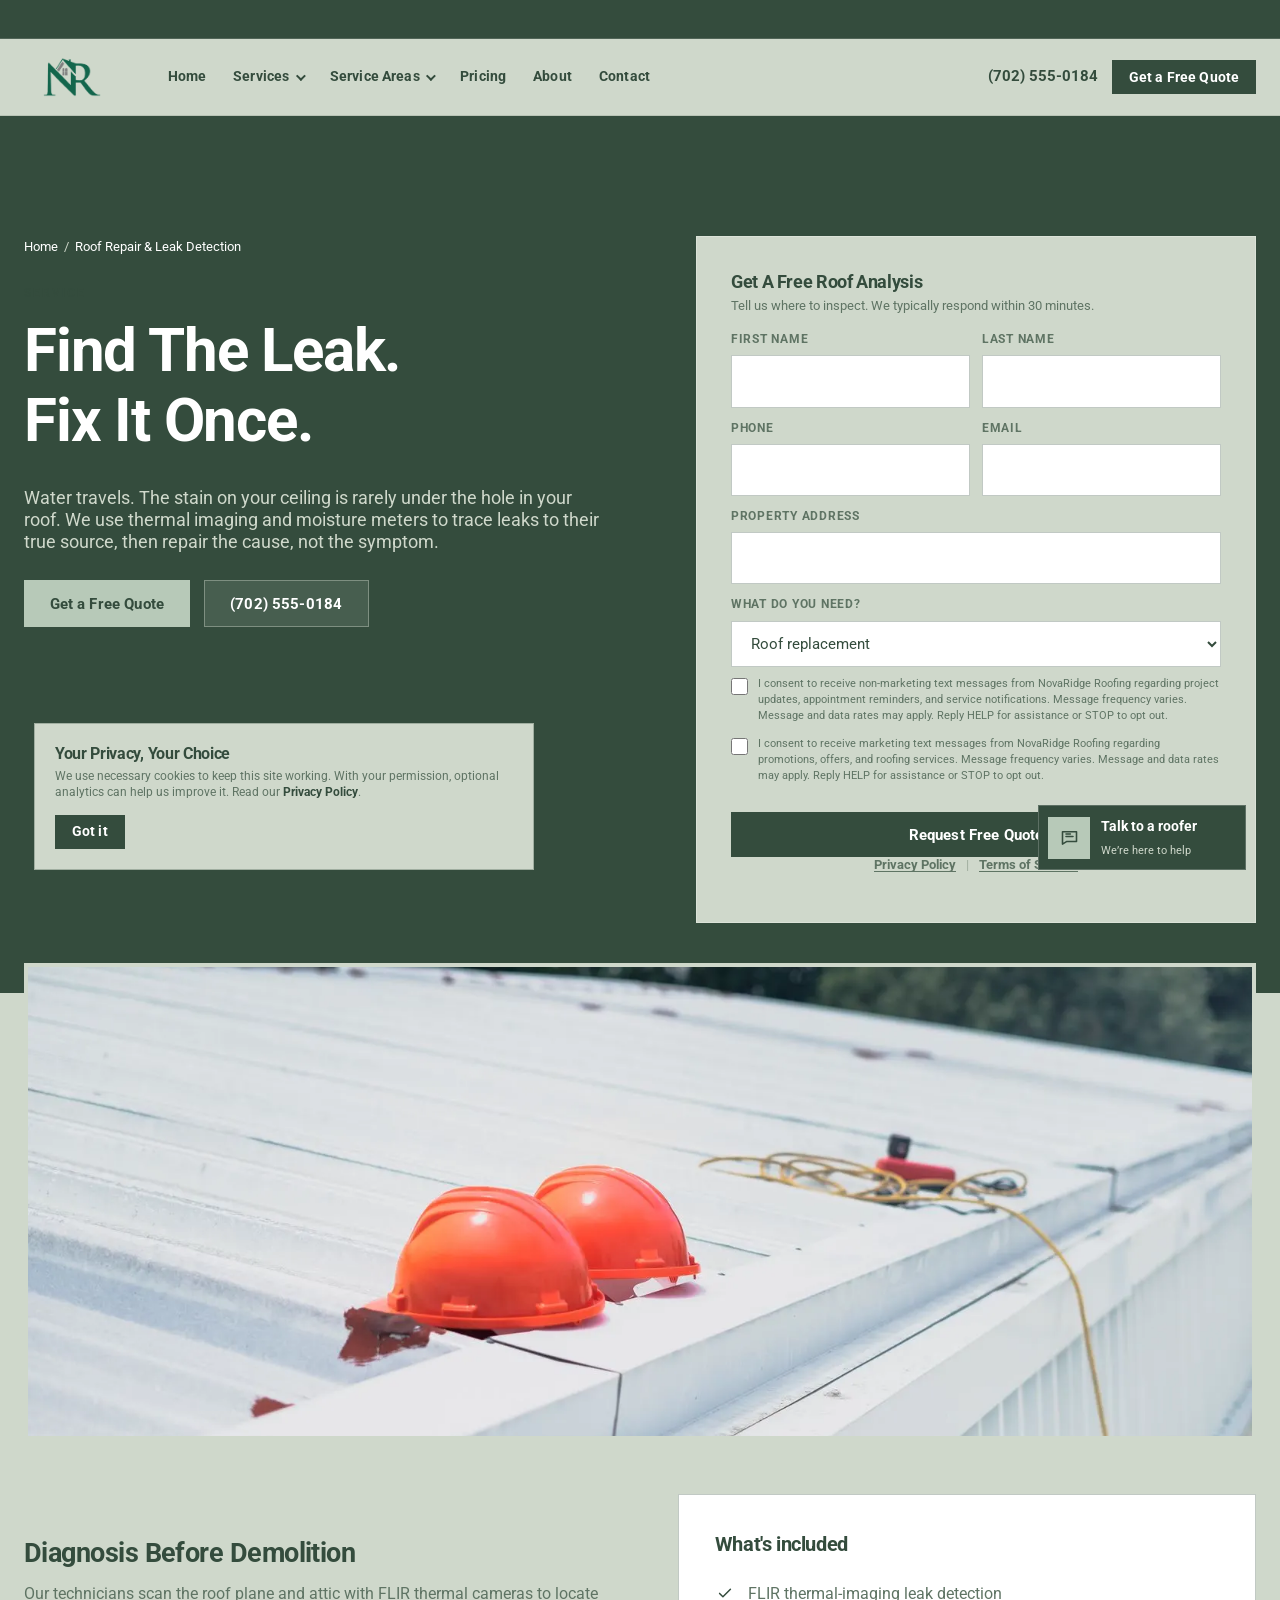
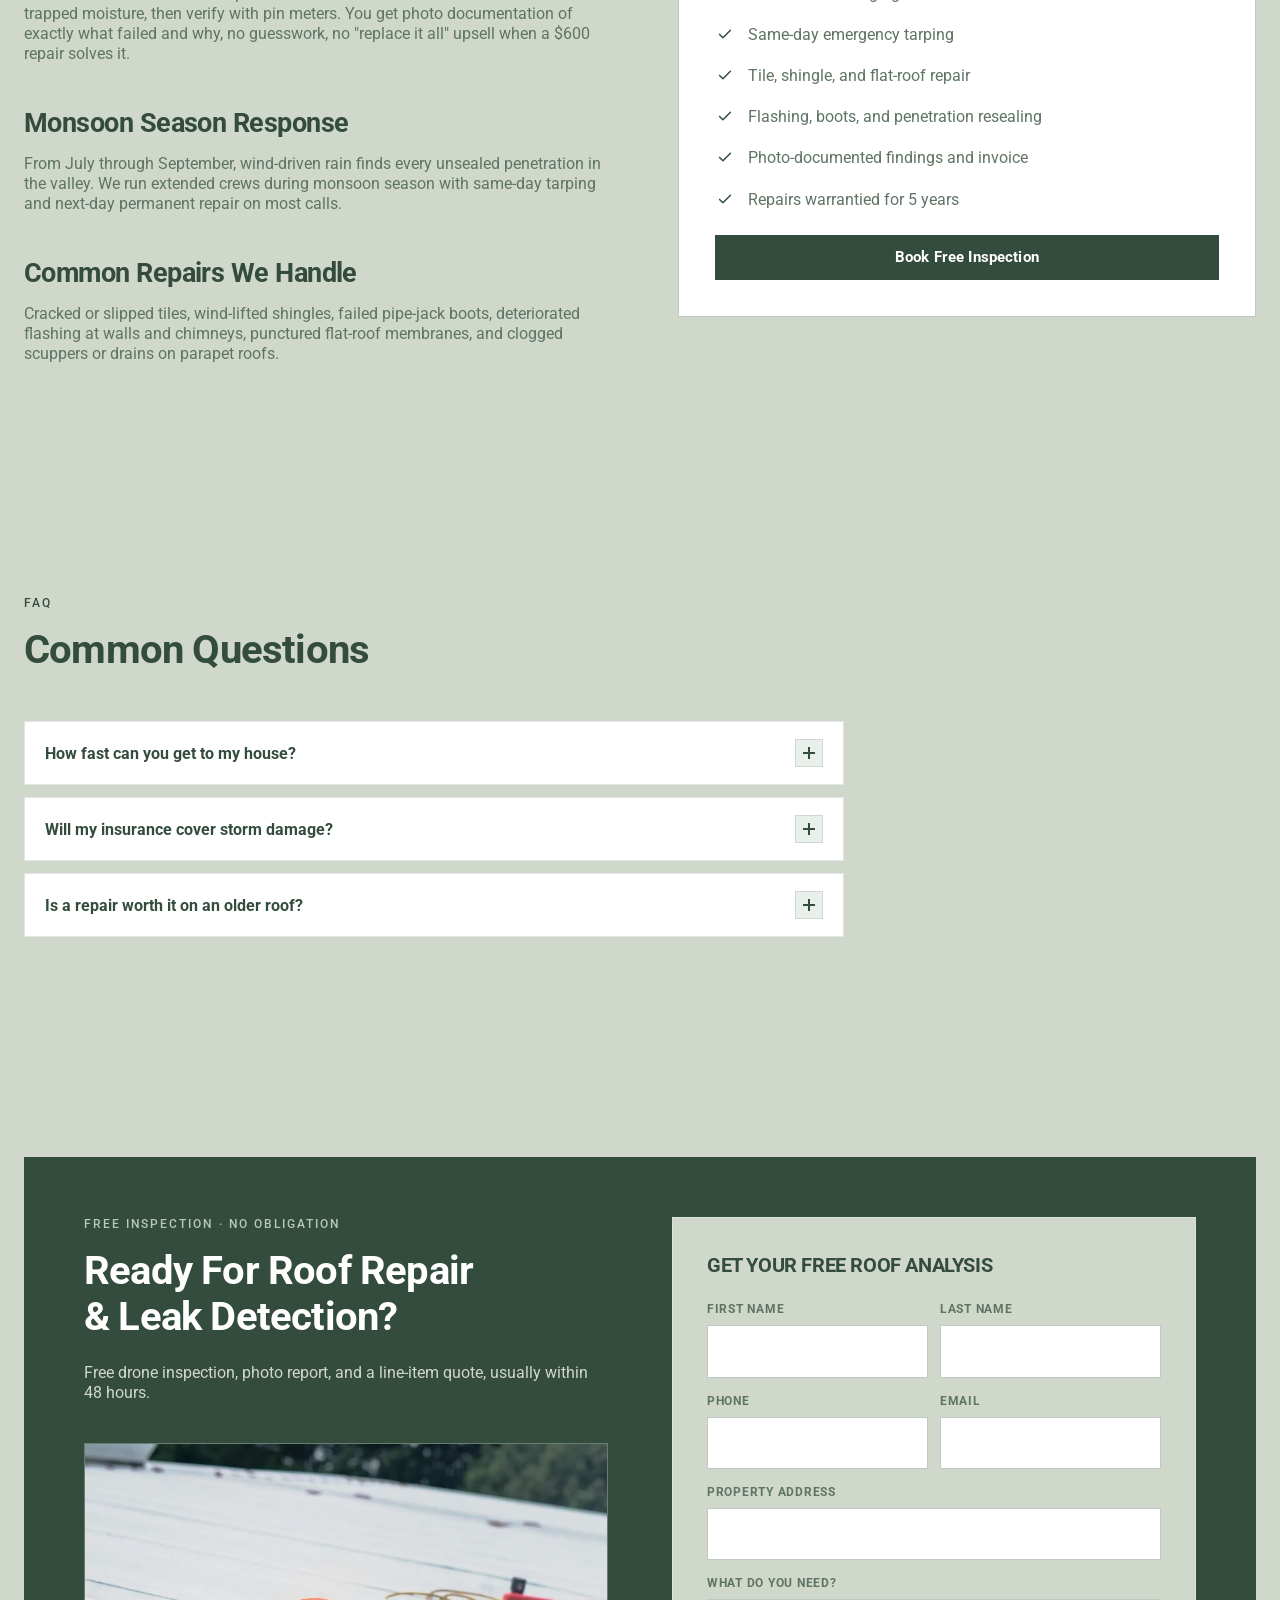
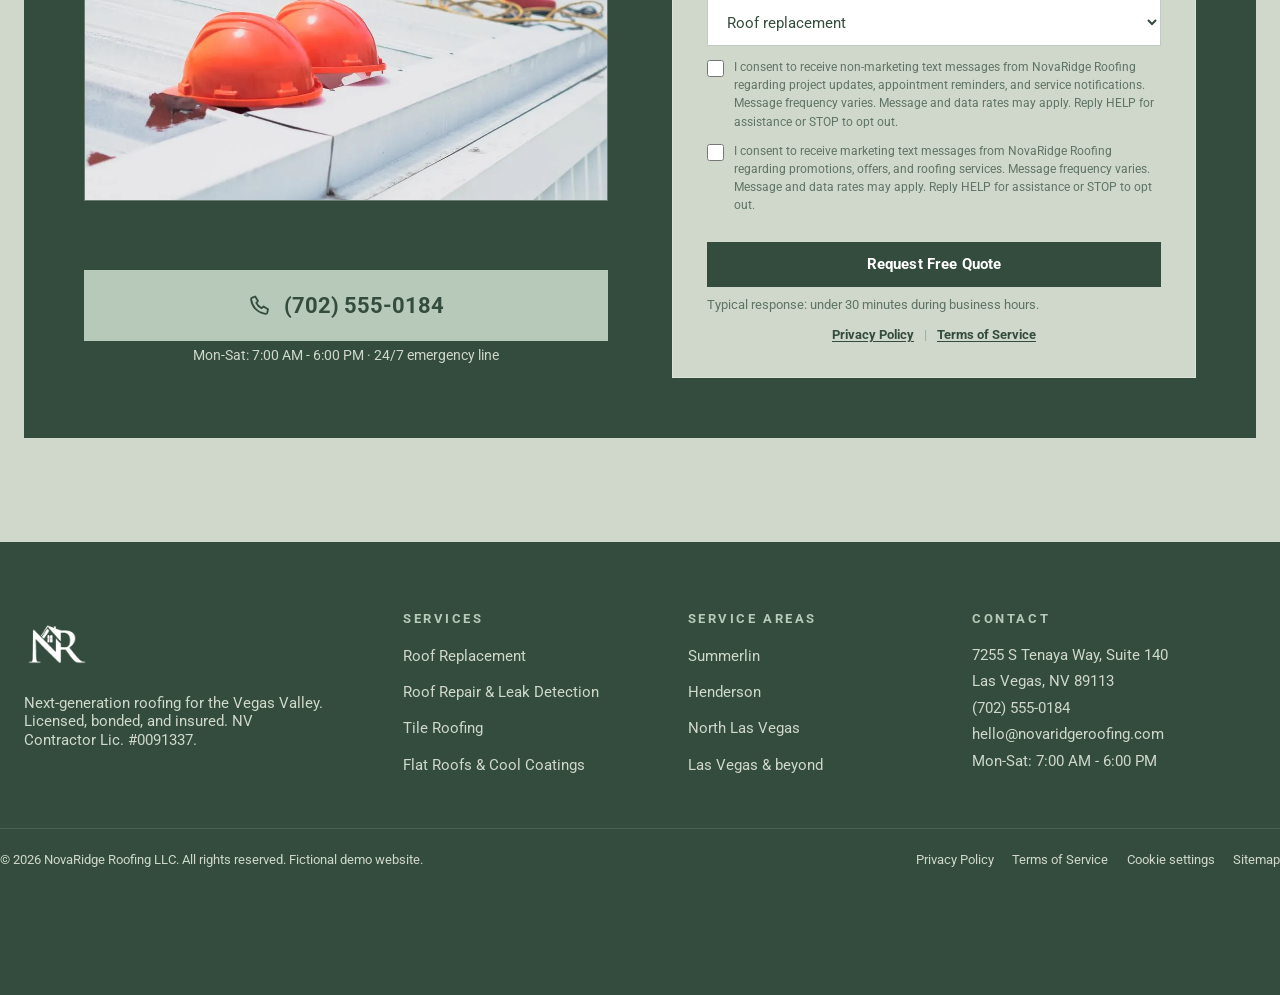
<file: services/roof-repair/index.html>
<!DOCTYPE html>
<html lang="en">
<head>
<meta charset="utf-8">
<meta name="viewport" content="width=device-width, initial-scale=1">
<title>Roof Repair & Leak Detection in Las Vegas | NovaRidge Roofing</title>
<meta name="description" content="Fast roof leak detection and repair in Las Vegas. Thermal imaging, monsoon storm damage response, and same-day emergency tarping, call (702) 555-0184.">
<link rel="canonical" href="https://philderev.github.io/roofing-template/services/roof-repair/">
<meta name="theme-color" content="#CFD8CB">
<link rel="icon" href="../../assets/img/nrr-2.png" type="image/png">
<link rel="apple-touch-icon" href="../../assets/img/nrr.png">
<meta property="og:type" content="website">
<meta property="og:site_name" content="NovaRidge Roofing">
<meta property="og:title" content="Roof Repair & Leak Detection in Las Vegas | NovaRidge Roofing">
<meta property="og:description" content="Fast roof leak detection and repair in Las Vegas. Thermal imaging, monsoon storm damage response, and same-day emergency tarping, call (702) 555-0184.">
<meta property="og:url" content="https://philderev.github.io/roofing-template/services/roof-repair/">
<meta property="og:image" content="https://philderev.github.io/roofing-template/assets/img/nrr.png">
<meta property="og:image:secure_url" content="https://philderev.github.io/roofing-template/assets/img/nrr.png">
<meta property="og:image:type" content="image/png">
<meta property="og:image:width" content="3231">
<meta property="og:image:height" content="2550">
<meta property="og:image:alt" content="NovaRidge Roofing logo">
<meta name="twitter:card" content="summary">
<link rel="preload" href="../../assets/fonts/roboto-400.ttf" as="font" type="font/ttf" crossorigin>
<style>/* NOVARIDGE ROOFING , design system
   Palette: Sage Hint · Mint · Sage · Moss · Evergreen */
@font-face{font-family:"Roboto";src:url("../../assets/fonts/roboto-400.ttf") format("truetype");font-style:normal;font-weight:400;font-display:swap}
@font-face{font-family:"Roboto";src:url("../../assets/fonts/roboto-500.ttf") format("truetype");font-style:normal;font-weight:500;font-display:swap}
@font-face{font-family:"Roboto";src:url("../../assets/fonts/roboto-700.ttf") format("truetype");font-style:normal;font-weight:700;font-display:swap}
:root{
  --bg:#CFD8CB;--bg-warm:#B7C9B8;--bg-sun:#B7C9B8;
  --card:#ffffff;--foot:#344C3D;--foot-2:#293D31;
  --ink:#344C3D;--muted:#5F7464;--inv:#F4F6F3;--inv-muted:#CFD8CB;
  --green:#344C3D;--green-2:#738A6E;--lime:#8EA58E;--yellow:#8EA58E;--yellow-2:#738A6E;
  --line:rgba(52,76,61,.14);--line2:rgba(52,76,61,.3);
  --grad:#344C3D;
  --grad-text:#344C3D;
  --r:0;--maxw:1480px;
  --shadow:none;
  --shadow-lg:0 20px 44px rgba(52,76,61,.18);
  --font-body:"Roboto","Segoe UI",Arial,sans-serif;
  --font-display:"Roboto","Segoe UI",Arial,sans-serif;
  --ease:cubic-bezier(.22,.61,.2,1);
}
*,*::before,*::after{box-sizing:border-box}
html{scroll-behavior:smooth;scroll-padding-top:96px;-webkit-text-size-adjust:100%;overflow-x:clip}
@media(prefers-reduced-motion:reduce){html{scroll-behavior:auto}*,*::before,*::after{animation-duration:.001s!important;transition-duration:.001s!important}}
picture{display:block;overflow:hidden;border-radius:var(--r)}
picture img{display:block;transition:transform .65s var(--ease)}
@media(hover:hover) and (pointer:fine){picture:hover img{transform:scale(1.06)}}
body{margin:0;background:var(--bg);color:var(--ink);font:400 1rem/1.7 var(--font-body);text-rendering:optimizeLegibility;-webkit-font-smoothing:antialiased}
img,svg,video{max-width:100%;height:auto;display:block}
a{color:var(--green);text-decoration:none}
a:hover{text-decoration:underline}
::selection{background:rgba(142,165,142,.55);color:#344C3D}
:focus-visible{outline:2px solid var(--green);outline-offset:3px}
h1,h2,h3,h4{font-family:var(--font-display);line-height:1.16;margin:0 0 .55em;font-weight:700;letter-spacing:-.02em;text-wrap:balance}
h1{font-size:clamp(2.25rem,5.2vw,3.75rem);text-transform:capitalize}
h2{font-size:clamp(1.75rem,3.5vw,2.5rem);text-transform:capitalize}
h3{font-size:1.25rem;line-height:1.3}
p{margin:0 0 1em;line-height:1.25!important}
.wrap{max-width:var(--maxw);margin:0 auto;padding:0 clamp(14px,2vw,24px)}
.kicker{display:inline-flex;align-items:center;font-family:var(--font-display);font-size:.75rem;font-weight:500;letter-spacing:.16em;text-transform:uppercase;color:var(--green);margin-bottom:1.3em}
.cta-card .kicker{color:#B7C9B8}
.grad-text{background:var(--grad-text);-webkit-background-clip:text;background-clip:text;color:transparent}
.muted{color:var(--muted)}
section{padding:clamp(56px,9vw,104px) 0;position:relative;overflow:clip}
.section-head{max-width:660px;margin-bottom:clamp(28px,4vw,48px)}
.section-head.split{display:flex;max-width:none;flex-wrap:wrap;gap:1.5rem;align-items:flex-end;justify-content:space-between}
.section-head.split>p{max-width:44ch;border-left:3px solid var(--yellow);padding-left:1rem;margin:0}
.alt-band{background:var(--bg-warm);border-block:1px solid var(--line)}

/* skip link */
.skip{position:absolute;left:-999px;top:8px;z-index:100;background:var(--green);color:#fff;padding:.6em 1em;font-weight:700}
.skip:focus{left:8px}

/* header */
.announcement{position:relative;z-index:51;background:var(--green);color:#fff;border-bottom:1px solid rgba(255,255,255,.14)}
.announcement .wrap{min-height:38px;text-align:center;font-size:.8rem;line-height:1.35}
.announcement-rotator{position:relative;height:38px;overflow:hidden}
.announcement-item{position:absolute;inset:0;display:flex;align-items:center;justify-content:center;gap:12px;opacity:0;transform:translateY(12px);animation:announcement-cycle 10s ease-in-out infinite}
.announcement-item:nth-child(2){animation-delay:5s}
.announcement strong{font-weight:700}
.announcement a{color:#fff;font-weight:700;text-decoration:underline;text-underline-offset:3px;white-space:nowrap}
.announcement a:hover{color:var(--bg-warm)}
@keyframes announcement-cycle{0%{opacity:0;transform:translateY(12px)}4%,46%{opacity:1;transform:none}50%,100%{opacity:0;transform:translateY(-12px)}}
@media(prefers-reduced-motion:reduce){.announcement-item{animation:none;opacity:1;transform:none}.announcement-item:nth-child(2){display:none}}
.site-head{position:sticky;top:0;z-index:50;background:var(--bg);border-bottom:1px solid var(--line)}
.nav-bar{position:relative;display:flex;align-items:center;gap:20px;min-height:76px}
.brand{display:flex;align-items:center;color:var(--ink);flex:none}
.brand:hover{text-decoration:none}
.brand-logo{width:96px;height:64px;object-fit:contain;display:block}
nav.main{margin-left:16px}
nav.main ul{list-style:none;display:flex;gap:4px;margin:0;padding:0;align-items:center}
nav.main a,.drop-btn{display:block;padding:.55em .8em;color:var(--ink);font:600 .9rem/1.4 var(--font-display);letter-spacing:.01em;background:none;border:0;cursor:pointer;white-space:nowrap;position:relative}
nav.main a:hover,.drop-btn:hover{background:rgba(183,201,184,.4);text-decoration:none}
nav.main a[aria-current=page]{color:var(--green);background:rgba(183,201,184,.22);text-decoration:none}
nav.main a[aria-current=page]::after{content:"";position:absolute;left:50%;bottom:2px;width:24px;height:3px;background:var(--green);transform:translateX(-50%)}
.has-drop{position:relative}
.drop-btn::after{content:"";display:inline-block;margin-left:.45em;width:7px;height:7px;border-right:2px solid currentColor;border-bottom:2px solid currentColor;transform:rotate(45deg) translateY(-2px)}
.drop{position:absolute;top:calc(100% + 6px);left:0;min-width:240px;background:var(--card);border:1px solid var(--line2);padding:8px;opacity:0;visibility:hidden;transform:translateY(6px);transition:.18s}
.has-drop:hover .drop,.has-drop:focus-within .drop,.has-drop.open .drop{opacity:1;visibility:visible;transform:none}
.drop a{padding:.6em .8em;font-weight:500}
.drop a:hover{background:var(--bg-warm)}
.head-cta{display:flex;align-items:center;gap:14px}
.head-cta{margin-left:auto}
.phone-link{font-weight:700;font-size:.95rem;color:var(--ink);white-space:nowrap}
.phone-link:hover{color:var(--green);text-decoration:none}
.btn{display:inline-flex;align-items:center;justify-content:center;gap:.5em;padding:.9em 1.7em;font:600 .94rem/1.2 var(--font-display);letter-spacing:.01em;border:0;cursor:pointer;transition:outline-color .2s var(--ease),background-color .2s;outline:2px solid transparent;outline-offset:2px;white-space:nowrap}
.btn:hover{text-decoration:none}
.btn-primary{background:#344C3D;color:#fff}
.btn-primary:hover{background:#293D31;outline-color:#344C3D}
.btn-yellow{background:#B7C9B8;color:#344C3D}
.btn-yellow:hover{background:#8EA58E;outline-color:#738A6E}
.btn-ghost{background:rgba(255,255,255,.7);color:var(--ink);border:1px solid var(--line2)}
.btn-ghost:hover{border-color:var(--green);color:var(--green);background:#fff}
.hero .btn-ghost,.sub-hero .btn-ghost{background:rgba(207,216,203,.12);color:#fff;border-color:rgba(207,216,203,.4)}
.hero .btn-ghost:hover,.sub-hero .btn-ghost:hover{background:rgba(207,216,203,.22);color:#fff;border-color:var(--yellow)}
.btn-sm{padding:.62em 1.2em;font-size:.88rem}
.nav-toggle{display:none;margin-left:auto;background:none;border:1px solid var(--line2);padding:9px 11px;cursor:pointer}
.nav-toggle span{display:block;width:20px;height:2px;background:var(--ink);margin:4px 0;transition:.2s}

/* hero (home) */
.hero{position:relative;min-height:min(92svh,880px);display:flex;align-items:center;overflow:hidden;padding:110px 0 90px;isolation:isolate}
.hero .wrap{width:100%}
.hero-media{position:absolute;inset:0;z-index:-2}
.hero-media video,.hero-media img{width:100%;height:100%;object-fit:cover}
.hero-media::after{content:"";position:absolute;inset:0;background:rgba(41,61,49,.62)}
.hero-inner{max-width:760px;color:#fff}
.hero-layout,.sub-hero-layout{display:grid;grid-template-columns:minmax(0,1.15fr) minmax(340px,.85fr);gap:clamp(32px,6vw,80px);align-items:center}
.sub-hero-layout{grid-template-columns:minmax(0,1fr) minmax(460px,1fr);align-items:start}
.hero-form{padding:clamp(20px,2.5vw,28px);max-width:480px;justify-self:end;width:100%}
.sub-hero-layout .hero-form{max-width:560px}
.hero-form h2{font-size:1.15rem;margin-bottom:.3em;color:var(--ink)}
.hero-form>p{font-size:.82rem;color:var(--muted);margin:0 0 14px}
.hero-form .f-field{margin-bottom:9px}
.hero-form .sms-consent{font-size:.67rem;margin-bottom:12px}
.hero-form .btn{width:100%}
.hero-status{display:inline-flex;align-items:center;gap:.6rem;font-size:.8rem;font-weight:600;letter-spacing:.16em;text-transform:uppercase;color:#B7C9B8;margin-bottom:1.5rem}
.pulse{position:relative;width:9px;height:9px;background:#B7C9B8}
.hero .grad-text,.sub-hero .grad-text{background:#B7C9B8;-webkit-background-clip:text;background-clip:text;color:transparent}
.hero p.lede{font-size:clamp(1.02rem,2vw,1.2rem);color:#CFD8CB;max-width:560px;border-left:3px solid var(--yellow);padding-left:1.1rem}
.hero-ctas{display:flex;gap:14px;flex-wrap:wrap;margin:1.7em 0 2.3em}

/* sub-hero (subpages) */
.sub-hero{position:relative;padding:clamp(76px,10vw,120px) 0 clamp(44px,6vw,70px);overflow:hidden;color:#fff;background:#344C3D}
.sub-hero .lede{color:#CFD8CB!important}
.crumbs{font-size:.84rem;color:#CFD8CB;margin-bottom:1.4em}
.crumbs a{color:#CFD8CB}
.crumbs a:hover{color:var(--yellow)}
.crumbs span[aria-current]{color:#fff}

/* trust bar */
.trust{border-block:1px solid rgba(52,76,61,.12);background:var(--bg-sun);padding:20px 0;overflow:hidden}
.trust-track{display:flex;width:max-content;animation:trust-marquee 28s linear infinite;will-change:transform}
.trust-row{display:flex;gap:clamp(36px,5vw,76px);align-items:center;padding:0 clamp(18px,2.5vw,38px);flex:none}
.trust-item{display:flex;align-items:center;font:600 .8rem/1.2 var(--font-display);letter-spacing:.08em;text-transform:uppercase;color:#344C3D;white-space:nowrap}
.stars{color:#344C3D;letter-spacing:2px}
@keyframes trust-marquee{to{transform:translateX(-25%)}}
@media(hover:hover){.trust:hover .trust-track{animation-play-state:paused}}
@media(prefers-reduced-motion:reduce){.trust{overflow-x:auto}.trust-track{animation:none}.trust-row[aria-hidden=true]{display:none}}

/* cards */
.grid-3{display:grid;grid-template-columns:repeat(3,1fr);gap:20px}
.grid-4{display:grid;grid-template-columns:repeat(4,1fr);gap:20px}
.grid-2{display:grid;grid-template-columns:repeat(2,1fr);gap:20px}
.card{background:var(--card);border:1px solid var(--line);border-radius:var(--r);padding:28px;position:relative;overflow:hidden;transition:transform .35s var(--ease),border-color .35s,box-shadow .35s}
.card::before{content:"";position:absolute;inset:0 0 auto;height:3px;background:var(--grad);opacity:0;transition:.25s}
a.card{color:var(--ink);display:block}
a.card:hover{text-decoration:none}
.card:hover{transform:translateY(-6px);border-color:rgba(52,76,61,.35);box-shadow:var(--shadow-lg)}
.card:hover::before{opacity:1}
.card .icon{width:54px;height:54px;display:grid;place-items:center;background:rgba(183,201,184,.35);border:1px solid rgba(52,76,61,.2);margin-bottom:18px;transition:.3s var(--ease)}
.card:hover .icon{background:var(--grad);transform:rotate(-6deg) scale(1.06)}
.card:hover .icon svg path,.card:hover .icon svg circle{stroke:#fff}
.card h3{margin-bottom:.4em}
.card p{color:var(--muted);font-size:.94rem;margin:0}
.card .go{display:inline-block;margin-top:16px;font-weight:700;font-size:.88rem;color:var(--green)}

/* image-led service overview */
.service-intro{max-width:760px}
.service-intro h2{max-width:15ch}
.service-intro .muted{max-width:62ch;margin-top:1rem}
.service-card-grid{display:grid;grid-template-columns:repeat(4,minmax(0,1fr));gap:clamp(14px,1.5vw,24px)}
.service-card{display:grid;grid-template-columns:1fr;grid-template-rows:210px 1fr;min-height:500px;background:var(--card);color:var(--ink);border:1px solid var(--line);border-radius:var(--r);overflow:hidden;transition:transform .35s var(--ease),box-shadow .35s,border-color .35s}
.service-card:hover{text-decoration:none;transform:translateY(-6px);border-color:rgba(52,76,61,.35);box-shadow:var(--shadow-lg)}
.service-card-media{position:relative;display:block;min-height:0;overflow:hidden;background:#d6ddd3}
.service-card-media picture{display:block;height:100%;border-radius:0}
.service-card-media img{width:100%;height:100%;object-fit:cover;border-radius:0;transition:transform .6s var(--ease)}
.service-card:hover .service-card-media img{transform:scale(1.045)}
.service-number{position:absolute;top:18px;left:18px;display:grid;place-items:center;width:46px;height:46px;background:rgba(255,255,255,.92);font-size:.76rem;font-weight:800;letter-spacing:.08em;color:var(--green)}
.service-card-body{display:flex;flex-direction:column;padding:clamp(24px,3vw,36px)}
.service-label{display:flex;align-items:center;gap:.55rem;margin-bottom:1.35rem;color:var(--green);font-size:.72rem;font-weight:800;letter-spacing:.1em;text-transform:uppercase}
.service-label svg{width:20px;height:20px;flex:none}
.service-card h3{font-size:clamp(1.25rem,1.7vw,1.65rem);margin:0 0 .65rem}
.service-card p{color:var(--muted);font-size:.94rem;margin:0;line-height:1.7}
.service-card .go{display:flex;align-items:center;justify-content:space-between;margin-top:auto;padding-top:1.4rem;border-top:1px solid var(--line);color:var(--green);font-size:.84rem;font-weight:800}
.service-card .go span{font-size:1.15rem;transition:transform .25s var(--ease)}
.service-card:hover .go span{transform:translateX(4px)}

/* about preview / photo layouts */
.about-grid{display:grid;grid-template-columns:1.02fr 1fr;gap:clamp(28px,5vw,64px);align-items:center}
.about-media{position:relative}
.about-media img{border-radius:var(--r);aspect-ratio:4/4.7;object-fit:cover;width:100%;box-shadow:var(--shadow)}
.float-chip{position:absolute;display:flex;align-items:center;gap:.8rem;background:#fff;border:1px solid var(--line2);padding:.85rem 1.15rem}
.float-chip .ico{width:40px;height:40px;background:var(--green);display:grid;place-items:center;flex:none}
.float-chip .ico svg{width:20px;height:20px}
.float-chip b{display:block;font-size:1.05rem;line-height:1.1}
.float-chip span{font-size:.72rem;color:var(--muted);letter-spacing:.06em;text-transform:uppercase}
.chip-tr{top:1.4rem;right:-1rem}
.chip-bl{bottom:2.2rem;left:-1.2rem}
.checklist{list-style:none;margin:1.4em 0 0;padding:0;display:grid;gap:14px}
.checklist li{display:flex;gap:13px;align-items:flex-start;color:var(--muted)}
.checklist li b{color:var(--ink)}
.checklist svg{flex:none;margin-top:3px}
.mini-stats{display:grid;grid-template-columns:repeat(3,1fr);gap:1.4rem;margin-top:2rem}
.mini-stats b{font-size:clamp(1.6rem,2.6vw,2.2rem);display:block;line-height:1;margin-bottom:6px;letter-spacing:-.02em;background:var(--grad-text);-webkit-background-clip:text;background-clip:text;color:transparent}
.mini-stats span{display:block;font-size:.8rem;line-height:1.25;color:var(--muted)}
.why-grid{align-items:start}
.why-media{display:grid;grid-template-columns:1fr 1fr;gap:1.2rem;margin-top:43px;padding:8px;border:1px solid var(--line2)}
.why-media img{border-radius:var(--r);width:100%;object-fit:cover;aspect-ratio:4/3.4;box-shadow:var(--shadow)}
.why-media picture:first-child{grid-column:1/-1}
.why-media picture:first-child img{aspect-ratio:16/8.2}

/* projects */
.proj-grid{display:grid;grid-template-columns:1fr 1fr;gap:1.5rem}
.proj{position:relative;border-radius:var(--r);overflow:hidden;display:block;box-shadow:var(--shadow)}
.proj img{aspect-ratio:16/10.5;object-fit:cover;width:100%;transition:transform .8s var(--ease)}
.proj:hover img{transform:scale(1.06)}
.proj-info{position:absolute;inset:auto 0 0;padding:1.4rem;background:rgba(41,61,49,.92)}
.proj-info time{font-size:.76rem;color:var(--yellow);letter-spacing:.16em;text-transform:uppercase}
.proj-info h3{font-size:1.24rem;text-transform:uppercase;margin:.3rem 0 0;color:#fff}
.proj-tags{position:absolute;top:1.1rem;right:1.1rem;display:flex;gap:.5rem}
.proj-tags span{font-size:.68rem;font-weight:600;letter-spacing:.1em;text-transform:uppercase;background:rgba(207,216,203,.92);border:1px solid rgba(52,76,61,.15);color:#344C3D;padding:.32rem .7rem}

/* tech panel (sticky sidebars) */
.tech-panel{background:var(--card);border:1px solid var(--line2);padding:clamp(22px,3vw,36px);position:relative;overflow:hidden}
.tech-rows{display:grid;gap:12px;margin-top:6px}
.tech-row{display:flex;justify-content:space-between;gap:14px;padding:13px 16px;background:var(--bg);border:1px solid var(--line);font-size:.92rem}
.tech-row b{color:var(--green);font-weight:700;white-space:nowrap}

/* process */
.steps{counter-reset:s}
.step{counter-increment:s;display:grid;grid-template-columns:auto 1fr;gap:1.6rem;align-items:center;padding:1.6rem 0;border-bottom:1px solid var(--line);transition:padding-left .35s var(--ease),background .35s}
.step:hover{padding-left:1rem;background:rgba(183,201,184,.3)}
.step-num{font-size:.95rem;font-weight:700;color:var(--green);width:58px;height:58px;display:grid;place-items:center;border:1px solid var(--line2);background:rgba(183,201,184,.3)}
.step-num::before{content:"0" counter(s)}
.step h3{font-size:1.25rem;text-transform:uppercase;margin:0 0 .2em}
.step p{color:var(--muted);font-size:.95rem;margin:0;max-width:62ch}

/* areas */
.area-flex{display:grid;grid-template-columns:1fr 1fr;gap:clamp(28px,5vw,60px);align-items:center}
.map-panel{background:var(--card);border:1px solid var(--line2);padding:14px;overflow:hidden}
.map-panel iframe{display:block;width:100%;height:400px;border:0;background:#F4F6F3}
.area-list{display:grid;grid-template-columns:1fr 1fr;gap:12px;margin-top:1.4em}
.area-chip{display:flex;align-items:center;padding:13px 16px;background:var(--card);border:1px solid var(--line);color:var(--ink);font-weight:600;font-size:.93rem;transition:.2s var(--ease)}
.area-chip:hover{border-color:var(--green);text-decoration:none;transform:translateY(-3px);color:var(--green)}

/* reviews */
.review-marquee{overflow:hidden}
.review-marquee.rv:not(.in){transform:none}
.review-grid{display:flex;width:max-content;gap:20px}
.review-card{background:var(--card);border:1px solid var(--line);padding:24px 22px 18px;display:flex;flex-direction:column;gap:16px}
.review-grid .review-card{width:calc((min(100vw - 48px,1432px) - 60px)/4);flex:none}
.review-card p{color:var(--ink);font-size:.92rem;line-height:1.55;margin:0;flex:1}
.reviewer{display:flex;align-items:center;gap:12px;order:-2}
.avatar{width:40px;height:40px;display:grid;place-items:center;flex:none;font-weight:700;background:var(--green-2);color:#fff;font-size:.9rem}
.review-card:nth-child(even) .avatar{background:var(--green);color:#fff}
.reviewer b{display:block;font-size:.9rem;line-height:1.35;color:var(--ink)}
.reviewer span{display:block;font-size:.76rem;line-height:1.4;color:var(--muted);margin-top:3px}
.review-card>.stars{order:-1;color:var(--yellow-2);font-size:.9rem;line-height:1;letter-spacing:2px}
.review-foot{display:flex;align-items:center;justify-content:space-between;gap:16px;border-top:1px solid var(--line);padding-top:14px;margin-top:2px;font-size:.76rem;color:var(--muted)}
.review-foot a{font-weight:600;color:var(--green);white-space:nowrap}
.review-marquee.in .review-grid{animation:reviews-scroll 38s linear infinite}
.review-marquee:hover .review-grid{animation-play-state:paused}
@keyframes reviews-scroll{to{transform:translateX(calc(-50% - 10px))}}
@media(prefers-reduced-motion:reduce){.review-marquee.in .review-grid{animation:none}}

/* faq */
.faq-grid{display:grid;grid-template-columns:minmax(0,1fr) minmax(0,1fr);gap:clamp(1.5rem,3vw,2.75rem);align-items:start}
.faq-media{width:100%;max-width:none;justify-self:end;align-self:start;margin-top:42px;padding:8px;border:1px solid var(--line2)}
.faq-media img{border-radius:var(--r);aspect-ratio:4/3.4;object-fit:cover;width:100%;box-shadow:var(--shadow)}
.faq details,.faq-grid details{border:1px solid var(--line);background:var(--card);margin-bottom:12px;overflow:hidden;transition:border-color .3s}
.faq{max-width:820px}
details[open]{border-color:var(--line2)}
.faq summary,.faq-grid summary{cursor:pointer;padding:17px 20px;font-weight:600;list-style:none;display:flex;justify-content:space-between;gap:16px;align-items:center}
summary::-webkit-details-marker{display:none}
summary .plus{flex:none;width:28px;height:28px;position:relative;border:1px solid var(--line);background:rgba(183,201,184,.3);transition:.3s var(--ease)}
summary .plus::before,summary .plus::after{content:"";position:absolute;inset:0;margin:auto;background:var(--green)}
summary .plus::before{width:12px;height:2px}
summary .plus::after{width:2px;height:12px;transition:transform .3s var(--ease)}
details[open] summary .plus{background:var(--grad);border-color:transparent}
details[open] summary .plus::before,details[open] summary .plus::after{background:#fff}
details[open] summary .plus::after{transform:rotate(90deg)}
.faq-a{padding:0 20px 18px;color:var(--muted);font-size:.95rem}

/* pricing */
.price-card{position:relative;background:var(--card);border:1px solid var(--line);padding:32px 28px;display:flex;flex-direction:column;transition:transform .3s var(--ease),border-color .3s,box-shadow .3s}
.price-card:hover{transform:translateY(-6px);border-color:rgba(52,76,61,.4);box-shadow:var(--shadow-lg)}
.price-card.hot{border-color:rgba(52,76,61,.55);box-shadow:0 0 0 3px rgba(183,201,184,.5)}
.price-card .tag{position:absolute;top:-13px;left:50%;transform:translateX(-50%);white-space:nowrap;background:#B7C9B8;color:#344C3D;font-size:.72rem;font-weight:700;letter-spacing:.12em;text-transform:uppercase;padding:.4em 1em}
.price-card h3{font-size:1.1rem;text-transform:uppercase}
.price{font-size:2.1rem;font-weight:700;margin:.2em 0 .1em;letter-spacing:-.02em}
.price small{font-size:.85rem;color:var(--muted);font-weight:500}
.price-card ul{list-style:none;padding:1.2em 0 0;margin:.6em 0 1.6em;display:grid;gap:10px;flex:1;border-top:1px solid var(--line)}
.price-card li{display:flex;gap:10px;font-size:.92rem;color:var(--muted)}
.price-card li::before{content:"";width:8px;height:2px;background:var(--green);flex:none;margin-top:11px}
.price-card .btn{width:100%}

/* cta band + form */
.cta-band{padding:clamp(56px,9vw,104px) 0}
.cta-card{position:relative;overflow:hidden;padding:clamp(28px,5vw,60px);color:#fff;background:#344C3D}
.cta-card .inner{position:relative;display:grid;grid-template-columns:1fr 1fr;gap:clamp(30px,5vw,70px);align-items:start}
.cta-card .inner>div:first-child{display:flex;flex-direction:column;align-self:stretch}
.cta-card .inner>div:first-child .big-phone{margin-top:auto}
.cta-visual{height:clamp(240px,28vw,410px);margin:24px 0;overflow:hidden;border:1px solid rgba(207,216,203,.35)}
.cta-visual picture,.cta-visual img{width:100%;height:100%}
.cta-visual img{object-fit:cover}
.cta-card .muted{color:#CFD8CB}
.big-phone{display:inline-flex;align-items:center;justify-content:center;gap:12px;margin-top:1.2em;padding:.75em 1.4em;background:#B7C9B8;color:#344C3D;font-size:clamp(1.15rem,2.4vw,1.4rem);font-weight:700;outline:2px solid transparent;outline-offset:2px;transition:outline-color .2s var(--ease),background-color .2s}
.big-phone:hover{background:#8EA58E;color:#293D31;outline-color:#738A6E;text-decoration:none}
.cta-card .big-phone+p{text-align:center}
.lead-form{background:var(--bg);border:1px solid rgba(255,255,255,.25);padding:clamp(22px,3vw,34px);color:var(--ink)}
.lead-form h3{margin-bottom:1em;text-transform:uppercase}
.f-row{display:grid;grid-template-columns:1fr 1fr;gap:12px}
.f-field{margin-bottom:12px}
.f-field label{display:block;font-size:.78rem;font-weight:700;letter-spacing:.06em;color:var(--muted);margin-bottom:6px;text-transform:uppercase}
.f-field input,.f-field select,.f-field textarea{width:100%;padding:.8em 1em;background:#fff;border:1px solid var(--line2);color:var(--ink);font:inherit;font-size:.95rem}
.f-field input:focus,.f-field select:focus,.f-field textarea:focus{outline:none;border-color:var(--green);box-shadow:0 0 0 3px rgba(115,138,110,.2)}
.form-note{font-size:.8rem;color:var(--muted);margin:10px 0 0}
.sms-consents{border:0;padding:0;margin:6px 0 16px;min-width:0}
.sms-consents legend{padding:0;margin:0 0 8px;color:var(--ink);font-size:.78rem;font-weight:700;text-transform:uppercase;letter-spacing:.06em}
.sms-consent{display:flex;align-items:flex-start;gap:10px;margin:0 0 11px;color:var(--muted);font-size:.76rem;line-height:1.5;cursor:pointer}
.sms-consent input{width:17px;height:17px;flex:0 0 17px;margin:2px 0 0;accent-color:var(--green)}
.consent-note{font-size:.72rem;color:var(--muted);margin:0!important}
.form-legal{display:flex;justify-content:center;gap:10px;margin:14px 0 0;font-size:.8rem}
.form-legal a{color:var(--green-dark);font-weight:600;text-decoration:underline;text-underline-offset:2px}
.form-legal span{color:var(--line2)}
.form-consent{font-size:.72rem;line-height:1.5}
.form-consent a{font-weight:600}
.form-ok{display:none;padding:14px 18px;border:1px solid rgba(52,76,61,.4);background:rgba(115,138,110,.12);color:var(--green);font-weight:600;margin-top:14px}

/* footer */
.site-foot{background:var(--foot);color:var(--inv);padding:clamp(44px,6vw,70px) 0 0}
.site-foot .brand{color:var(--inv)}
.site-foot .brand-logo{filter:brightness(0) invert(1);transform:translateX(-15px);margin-right:-15px}
.foot-grid{display:grid;grid-template-columns:1.4fr 1fr 1fr 1.2fr;gap:clamp(24px,4vw,48px)}
.foot-grid h4{font-size:.8rem;letter-spacing:.2em;text-transform:uppercase;color:#B7C9B8;margin-bottom:1.2em}
.foot-grid ul{list-style:none;margin:0;padding:0;display:grid;gap:9px}
.foot-grid a{color:var(--inv-muted);font-size:.92rem}
.foot-grid a:hover{color:#B7C9B8}
.foot-about p{color:var(--inv-muted);font-size:.92rem;max-width:300px}
address{font-style:normal;color:var(--inv-muted);font-size:.92rem;line-height:1.8}
address a{color:var(--inv)}
.foot-bottom{margin-top:clamp(30px,5vw,50px);border-top:1px solid rgba(207,216,203,.14);padding:20px 0 clamp(96px,12vw,124px);display:flex;justify-content:space-between;gap:14px;flex-wrap:wrap;font-size:.82rem;color:var(--inv-muted)}
.foot-bottom a{color:var(--inv-muted)}
.foot-bottom a:hover{color:#B7C9B8}
.foot-legal{display:flex;gap:1.4em;flex-wrap:wrap}
.cookie-settings{border:0;padding:0;background:none;color:var(--inv-muted);font:inherit;cursor:pointer}.cookie-settings:hover{color:#B7C9B8}

/* floating contact */
.contact-float{position:fixed;right:clamp(16px,3vw,34px);bottom:clamp(16px,3vw,30px);z-index:90;display:flex;flex-direction:column;align-items:flex-end;gap:12px}
.contact-trigger{min-width:208px;display:flex;align-items:center;gap:11px;padding:9px 14px 9px 9px;border:1px solid rgba(255,255,255,.2);background:#344C3D;color:#fff;font:inherit;text-align:left;cursor:pointer;transition:transform .25s var(--ease),background .25s}
.contact-trigger:hover{transform:translateY(-3px);background:#293D31}
.contact-trigger-icon{width:42px;height:42px;display:grid;place-items:center;background:#B7C9B8;color:#344C3D;flex:none}
.contact-trigger svg,.contact-actions svg{width:21px;height:21px;fill:none;stroke:currentColor;stroke-width:1.8;stroke-linecap:round;stroke-linejoin:round}
.contact-trigger b,.contact-trigger small{display:block}.contact-trigger b{font-size:.9rem}.contact-trigger small{font-size:.7rem;color:#CFD8CB;margin-top:1px}
.contact-close{display:none;width:19px;height:19px;position:relative;margin:0 4px 0 auto}
.contact-close::before,.contact-close::after{content:"";position:absolute;inset:9px 1px auto;height:2px;background:#fff;transform:rotate(45deg)}
.contact-close::after{transform:rotate(-45deg)}
.is-open .contact-trigger{min-width:58px;width:58px;height:58px;padding:0}.is-open .contact-trigger-icon,.is-open .contact-trigger-copy{display:none}.is-open .contact-close{display:block;margin:auto}
.contact-pop{width:min(392px,calc(100vw - 32px));overflow:hidden;border:1px solid rgba(52,76,61,.3);background:var(--bg);transform-origin:bottom right;animation:contact-in .25s var(--ease)}
.contact-pop-head{display:flex;align-items:center;gap:14px;padding:22px 20px;background:#344C3D;color:#fff}
.contact-pop-head strong,.contact-pop-head span{display:block}.contact-pop-head strong{font-size:.94rem}.contact-pop-head div>span{font-size:.72rem;color:#CFD8CB;margin-top:3px}
.contact-status{width:38px;height:38px;display:grid;place-items:center;background:rgba(255,255,255,.08);border:1px solid rgba(183,201,184,.2);flex:none}
.contact-status img{display:block;width:34px;height:34px;object-fit:contain;filter:brightness(0) invert(1)}
.contact-pop-body{padding:22px 20px 20px}.contact-pop-body>p{font-size:.88rem;line-height:1.6;color:var(--muted);margin:0 0 17px}
.contact-actions{display:grid;grid-template-columns:1fr 1fr;gap:11px}
.contact-actions a{display:flex;align-items:center;gap:11px;min-width:0;padding:14px 12px;border:1px solid var(--line2);background:#fff;color:var(--ink);transition:border-color .2s,transform .2s}
.contact-actions a>span:last-child{min-width:0}
.contact-actions a:hover{transform:translateY(-2px);border-color:var(--green);text-decoration:none}
.contact-actions .contact-email{grid-column:1/-1}.contact-icon{width:34px;height:34px;display:grid;place-items:center;background:rgba(183,201,184,.3);color:var(--green);flex:none}
.contact-actions b,.contact-actions small{display:block;overflow:hidden;text-overflow:ellipsis}.contact-actions b{font-size:.8rem;white-space:nowrap}.contact-actions small{font-size:.67rem;color:var(--muted);margin-top:3px;white-space:nowrap}
@keyframes contact-in{from{opacity:0;transform:translateY(10px) scale(.97)}}

/* cookie consent */
.cookie-banner{position:fixed;left:clamp(16px,3vw,34px);bottom:clamp(16px,3vw,30px);z-index:89;width:min(500px,calc(100vw - 32px));display:grid;gap:15px;padding:20px;border:1px solid rgba(52,76,61,.3);background:var(--bg);animation:cookie-in .35s var(--ease)}
.cookie-banner[hidden]{display:none}
.cookie-copy h2{font-size:1rem;margin:1px 0 5px}.cookie-copy p{font-size:.78rem;line-height:1.55;color:var(--muted);margin:0}.cookie-copy a{font-weight:600}
.cookie-actions{display:flex;align-items:center;gap:10px}
@keyframes cookie-in{from{opacity:0;transform:translateY(14px)}}

/* prose (subpages) */
.prose{max-width:800px}
.prose h2{margin-top:1.6em;font-size:clamp(1.3rem,2.4vw,1.7rem)}
.prose p,.prose li{color:#5F7464}
.prose ul{padding-left:1.2em}
.prose img{border-radius:var(--r);box-shadow:var(--shadow);margin:1.5em 0}
.legal .prose h2{font-size:1.25rem}
.legal .prose p,.legal .prose li{font-size:.96rem}
.updated{font-size:.85rem;color:var(--muted)}

/* service hero image strip */
.svc-hero-img{margin-top:clamp(-30px,-4vw,-50px);position:relative;z-index:2}
.svc-hero-img img{aspect-ratio:16/6.2;object-fit:cover;width:100%;border:4px solid var(--bg)}

/* thank-you */
.ty-hero{min-height:70svh;display:flex;align-items:center}
.ty-check{width:84px;height:84px;background:var(--green);display:grid;place-items:center;margin-bottom:1.6em}

/* reveal */
.rv:not(.in){opacity:0;transform:translateY(24px)}
.rv.in{animation:rv-in .7s var(--ease)}
@keyframes rv-in{from{opacity:0;transform:translateY(24px)}}
@media(prefers-reduced-motion:reduce){.rv:not(.in){opacity:1;transform:none}.rv.in{animation:none}}

/* responsive */
@media(max-width:1120px){
  .phone-link{display:none}
  .nav-bar{gap:12px}
}
@media(max-width:1020px){
  .review-grid .review-card{width:calc((100vw - 68px)/2)}
  .grid-4{grid-template-columns:1fr 1fr}
  .service-card-grid{grid-template-columns:repeat(2,minmax(0,1fr))}
  .service-card{grid-template-columns:1fr;min-height:0}.service-card-media{height:220px}
  .foot-grid{grid-template-columns:1fr 1fr}
}
@media(max-width:860px){
  .cta-card .inner>div:first-child .big-phone{margin-top:1.2em}
  .why-media{margin-top:0}
  .faq-media{max-width:100%;justify-self:stretch;margin-top:0}
  .nav-toggle{display:block}
  nav.main{position:fixed;inset:76px 0 auto;background:rgba(207,216,203,.99);border-bottom:1px solid var(--line2);padding:18px clamp(16px,4vw,28px) 26px;transform:translateY(-130%);transition:transform .25s;margin:0;max-height:calc(100svh - 76px);overflow:auto;box-shadow:var(--shadow-lg)}
  nav.main.open{transform:none}
  nav.main ul{flex-direction:column;align-items:stretch;gap:2px}
  nav.main a,.drop-btn{padding:.8em .6em;font-size:1.02rem;width:100%;text-align:left}
  nav.main a[aria-current=page]::after{left:.6em;bottom:3px;width:30px;transform:none}
  .drop{position:static;opacity:1;visibility:visible;transform:none;display:none;border:0;background:rgba(183,201,184,.18);box-shadow:none;margin:4px 0 8px}
  .has-drop.open .drop{display:block}
  .head-cta .btn{display:none}
  .grid-3,.grid-2,.proj-grid{grid-template-columns:1fr}
  .service-card-grid{grid-template-columns:1fr}
  .about-grid,.area-flex,.cta-card .inner,.faq-grid,.hero-layout,.sub-hero-layout{grid-template-columns:1fr}
  .hero-form{justify-self:start;max-width:620px}
  .chip-tr{right:.6rem}.chip-bl{left:-.4rem}
  .hero{min-height:78svh;padding:90px 0 70px}
}
@media(max-width:560px){
  .review-grid .review-card{width:calc(100vw - 28px)}
  .announcement .wrap{min-height:54px;font-size:.73rem}
  .announcement-rotator{height:54px}
  .announcement-item{gap:5px;flex-direction:column;padding:6px 0}
  .grid-4,.area-list,.f-row,.why-media{grid-template-columns:1fr}
  .service-card-media{height:190px}.service-card-body{padding:24px}
  .why-media img{aspect-ratio:16/9}
  .foot-grid{grid-template-columns:1fr}
  .phone-link{display:none}
  .trust-track{animation-duration:22s}
  .mini-stats{grid-template-columns:repeat(3,1fr);gap:.8rem}
  .contact-float{right:12px;bottom:12px}.contact-trigger-copy{display:none}.contact-trigger{min-width:58px;width:58px;height:58px;padding:8px}.contact-trigger-icon{width:40px;height:40px}.contact-pop{width:min(392px,calc(100vw - 24px))}.contact-actions{grid-template-columns:1fr}.contact-actions .contact-email{grid-column:auto}
  .cookie-banner{left:12px;bottom:82px;width:calc(100vw - 24px);padding:17px}.cookie-actions .btn{width:100%}
}
</style>
<noscript><style>.rv:not(.in){opacity:1;transform:none}</style></noscript>
<script type="application/ld+json">{"@context":"https://schema.org","@type":"RoofingContractor","@id":"https://philderev.github.io/roofing-template/#org","name":"NovaRidge Roofing","legalName":"NovaRidge Roofing LLC","url":"https://philderev.github.io/roofing-template/","logo":"https://philderev.github.io/roofing-template/assets/img/nrr-2.png","image":"https://philderev.github.io/roofing-template/assets/img/nrr.png","telephone":"+1-702-555-0184","email":"hello@novaridgeroofing.com","priceRange":"$$","address":{"@type":"PostalAddress","streetAddress":"7255 S Tenaya Way, Suite 140","addressLocality":"Las Vegas","addressRegion":"NV","postalCode":"89113","addressCountry":"US"},"geo":{"@type":"GeoCoordinates","latitude":36.0563,"longitude":-115.2493},"openingHoursSpecification":[{"@type":"OpeningHoursSpecification","dayOfWeek":["Monday","Tuesday","Wednesday","Thursday","Friday","Saturday"],"opens":"07:00","closes":"18:00"}],"areaServed":[{"@type":"City","name":"Las Vegas"},{"@type":"City","name":"Summerlin"},{"@type":"City","name":"Henderson"},{"@type":"City","name":"North Las Vegas"},{"@type":"City","name":"Spring Valley"},{"@type":"City","name":"Enterprise"},{"@type":"City","name":"Paradise"}],"sameAs":[]}</script>
<script type="application/ld+json">{"@context":"https://schema.org","@type":"BreadcrumbList","itemListElement":[{"@type":"ListItem","position":1,"name":"Home","item":"https://philderev.github.io/roofing-template/"},{"@type":"ListItem","position":2,"name":"Services"},{"@type":"ListItem","position":3,"name":"Roof Repair & Leak Detection","item":"https://philderev.github.io/roofing-template/services/roof-repair/"}]}</script>
<script type="application/ld+json">{"@context":"https://schema.org","@type":"FAQPage","mainEntity":[{"@type":"Question","name":"How fast can you get to my house?","acceptedAnswer":{"@type":"Answer","text":"Emergency calls in Las Vegas, Henderson, North Las Vegas, and Summerlin are typically tarped the same day. Standard repair appointments are usually within 48 hours."}},{"@type":"Question","name":"Will my insurance cover storm damage?","acceptedAnswer":{"@type":"Answer","text":"Wind and monsoon damage is covered by most Nevada homeowner policies. We document everything with drone photos and thermal scans, and we’ll walk your adjuster through the findings."}},{"@type":"Question","name":"Is a repair worth it on an older roof?","acceptedAnswer":{"@type":"Answer","text":"If the roof has under 5 years of expected life left or the decking is saturated, we’ll tell you straight and price both options. About 60% of the leaks we see are repairable."}}]}</script>
<script type="application/ld+json">{"@context":"https://schema.org","@type":"Service","name":"Roof Repair & Leak Detection","serviceType":"Roof Repair & Leak Detection","provider":{"@id":"https://philderev.github.io/roofing-template/#org"},"areaServed":{"@type":"City","name":"Las Vegas"},"description":"Fast roof leak detection and repair in Las Vegas. Thermal imaging, monsoon storm damage response, and same-day emergency tarping, call (702) 555-0184."}</script>
<!-- GA4: paste gtag.js snippet here (G-XXXXXXXXXX) -->
<!-- GTM: paste container snippet here (GTM-XXXXXXX) -->
<!-- GHL: paste location tracking code here -->
</head>
<body>
<a class="skip" href="#main">Skip to content</a>
<aside class="announcement" aria-label="Announcement">
  <div class="wrap announcement-rotator">
    <div class="announcement-item"><strong>Free drone roof inspections across the Las Vegas Valley.</strong><a href="../../contact/">Book yours today</a></div>
    <div class="announcement-item"><strong>Roof leak or storm damage? Same-week service is available.</strong><a href="../../services/roof-repair/">Get roof help</a></div>
  </div>
</aside>
<header class="site-head">
  <div class="wrap nav-bar">
    <a class="brand" href="../../" aria-label="NovaRidge Roofing, home"><img class="brand-logo" src="../../assets/img/nrr-2.png" width="3231" height="2550" alt="NovaRidge Roofing"></a>
    <button class="nav-toggle" aria-label="Menu" aria-expanded="false" aria-controls="mainnav"><span></span><span></span><span></span></button>
    <nav class="main" id="mainnav" aria-label="Main">
      <ul>
        <li><a href="../../">Home</a></li>
        <li class="has-drop"><button class="drop-btn" aria-expanded="false">Services</button>
          <div class="drop"><a href="../../services/roof-replacement/">Roof Replacement</a><a href="../../services/roof-repair/">Roof Repair & Leak Detection</a><a href="../../services/tile-roofing/">Tile Roofing</a><a href="../../services/flat-roof-coatings/">Flat Roofs & Cool Coatings</a></div>
        </li>
        <li class="has-drop"><button class="drop-btn" aria-expanded="false">Service Areas</button>
          <div class="drop"><a href="../../service-areas/summerlin/">Summerlin</a><a href="../../service-areas/henderson/">Henderson</a><a href="../../service-areas/north-las-vegas/">North Las Vegas</a></div>
        </li>
        <li><a href="../../pricing/">Pricing</a></li>
        <li><a href="../../about/">About</a></li>
        <li><a href="../../contact/">Contact</a></li>
      </ul>
    </nav>
    <div class="head-cta">
      <a class="phone-link" href="tel:+17025550184">(702) 555-0184</a>
      <a class="btn btn-primary btn-sm" href="../../contact/">Get a Free Quote</a>
    </div>
  </div>
</header>
<main id="main">

<div class="sub-hero">

  <div class="wrap sub-hero-layout">
    <div>
    <nav class="crumbs" aria-label="Breadcrumb"><span aria-current="page">Home</span> &nbsp;/&nbsp; <span aria-current="page">Roof Repair & Leak Detection</span></nav>
    <p class="kicker">Service</p>
    <h1>Find the leak. Fix it once.</h1>
    <p class="lede muted" style="max-width:640px;font-size:1.1rem">Water travels. The stain on your ceiling is rarely under the hole in your roof. We use thermal imaging and moisture meters to trace leaks to their true source, then repair the cause, not the symptom.</p>
    <div class="hero-ctas" style="display:flex;gap:14px;flex-wrap:wrap;margin:1.6em 0 2.6em"><a class="btn btn-yellow" href="../../contact/">Get a Free Quote</a><a class="btn btn-ghost" href="tel:+17025550184">(702) 555-0184</a></div>
    </div>
    
<form class="lead-form hero-form" id="service-roof-repair-hero-form" data-ty="../../thank-you/">
  <h2>Get a free roof analysis</h2>
  <p>Tell us where to inspect. We typically respond within 30 minutes.</p>
  <div class="f-row">
    <div class="f-field"><label for="service-roof-repair-hero-form-first">First name</label><input id="service-roof-repair-hero-form-first" name="first_name" autocomplete="given-name" required></div>
    <div class="f-field"><label for="service-roof-repair-hero-form-last">Last name</label><input id="service-roof-repair-hero-form-last" name="last_name" autocomplete="family-name" required></div>
  </div>
  <div class="f-row">
    <div class="f-field"><label for="service-roof-repair-hero-form-phone">Phone</label><input id="service-roof-repair-hero-form-phone" name="phone" type="tel" autocomplete="tel" required></div>
    <div class="f-field"><label for="service-roof-repair-hero-form-email">Email</label><input id="service-roof-repair-hero-form-email" name="email" type="email" autocomplete="email" required></div>
  </div>
  <div class="f-field"><label for="service-roof-repair-hero-form-addr">Property address</label><input id="service-roof-repair-hero-form-addr" name="address" autocomplete="street-address"></div>
  <div class="f-field"><label for="service-roof-repair-hero-form-svc">What do you need?</label><select id="service-roof-repair-hero-form-svc" name="service"><option>Roof replacement</option><option>Roof repair / leak</option><option>Tile re-felt</option><option>Flat roof / coating</option><option>Not sure, inspect it</option></select></div>
  
  <fieldset class="sms-consents" aria-label="SMS consent choices">
    <label class="sms-consent"><input type="checkbox" name="sms_transactional_consent" value="yes"><span>I consent to receive non-marketing text messages from NovaRidge Roofing regarding project updates, appointment reminders, and service notifications. Message frequency varies. Message and data rates may apply. Reply HELP for assistance or STOP to opt out.</span></label>
    <label class="sms-consent"><input type="checkbox" name="sms_marketing_consent" value="yes"><span>I consent to receive marketing text messages from NovaRidge Roofing regarding promotions, offers, and roofing services. Message frequency varies. Message and data rates may apply. Reply HELP for assistance or STOP to opt out.</span></label>
  </fieldset>
  <button class="btn btn-primary" type="submit">Request Free Quote</button>
  <p class="form-legal"><a href="../../privacy/">Privacy Policy</a><span aria-hidden="true">|</span><a href="../../terms/">Terms of Service</a></p>
</form>
  </div>
</div>
<div class="wrap svc-hero-img rv"><picture><source srcset="../../assets/img/svc-repair.webp" type="image/webp"><img src="../../assets/img/svc-repair.jpg" alt="Hard hats and safety equipment staged on a light-colored metal roof" width="1600" height="700" fetchpriority="high"></picture></div>
<section style="padding-top:clamp(30px,5vw,54px)">
  <div class="wrap about-grid" style="align-items:start">
    <div class="prose rv">
      <h2>Diagnosis before demolition</h2><p>Our technicians scan the roof plane and attic with FLIR thermal cameras to locate trapped moisture, then verify with pin meters. You get photo documentation of exactly what failed and why, no guesswork, no "replace it all" upsell when a $600 repair solves it.</p><h2>Monsoon season response</h2><p>From July through September, wind-driven rain finds every unsealed penetration in the valley. We run extended crews during monsoon season with same-day tarping and next-day permanent repair on most calls.</p><h2>Common repairs we handle</h2><p>Cracked or slipped tiles, wind-lifted shingles, failed pipe-jack boots, deteriorated flashing at walls and chimneys, punctured flat-roof membranes, and clogged scuppers or drains on parapet roofs.</p>
    </div>
    <div class="tech-panel rv" style="position:sticky;top:96px">
      <h3>What's included</h3>
      <ul class="checklist"><li><svg width="20" height="20" viewBox="0 0 24 24" fill="none" aria-hidden="true"><path d="m5.5 12.5 4 4 9-9" stroke="#344C3D" stroke-width="1.8" stroke-linecap="round" stroke-linejoin="round"/></svg><span>FLIR thermal-imaging leak detection</span></li><li><svg width="20" height="20" viewBox="0 0 24 24" fill="none" aria-hidden="true"><path d="m5.5 12.5 4 4 9-9" stroke="#344C3D" stroke-width="1.8" stroke-linecap="round" stroke-linejoin="round"/></svg><span>Same-day emergency tarping</span></li><li><svg width="20" height="20" viewBox="0 0 24 24" fill="none" aria-hidden="true"><path d="m5.5 12.5 4 4 9-9" stroke="#344C3D" stroke-width="1.8" stroke-linecap="round" stroke-linejoin="round"/></svg><span>Tile, shingle, and flat-roof repair</span></li><li><svg width="20" height="20" viewBox="0 0 24 24" fill="none" aria-hidden="true"><path d="m5.5 12.5 4 4 9-9" stroke="#344C3D" stroke-width="1.8" stroke-linecap="round" stroke-linejoin="round"/></svg><span>Flashing, boots, and penetration resealing</span></li><li><svg width="20" height="20" viewBox="0 0 24 24" fill="none" aria-hidden="true"><path d="m5.5 12.5 4 4 9-9" stroke="#344C3D" stroke-width="1.8" stroke-linecap="round" stroke-linejoin="round"/></svg><span>Photo-documented findings and invoice</span></li><li><svg width="20" height="20" viewBox="0 0 24 24" fill="none" aria-hidden="true"><path d="m5.5 12.5 4 4 9-9" stroke="#344C3D" stroke-width="1.8" stroke-linecap="round" stroke-linejoin="round"/></svg><span>Repairs warrantied for 5 years</span></li></ul>
      <a class="btn btn-primary" href="../../contact/" style="margin-top:22px;width:100%">Book Free Inspection</a>
    </div>
  </div>
</section>

<section aria-labelledby="faq-h">
  <div class="wrap">
    <div class="section-head rv"><p class="kicker">FAQ</p><h2 id="faq-h">Common questions</h2></div>
    <div class="faq rv">
      <details><summary>How fast can you get to my house?<span class="plus" aria-hidden="true"></span></summary><div class="faq-a">Emergency calls in Las Vegas, Henderson, North Las Vegas, and Summerlin are typically tarped the same day. Standard repair appointments are usually within 48 hours.</div></details><details><summary>Will my insurance cover storm damage?<span class="plus" aria-hidden="true"></span></summary><div class="faq-a">Wind and monsoon damage is covered by most Nevada homeowner policies. We document everything with drone photos and thermal scans, and we’ll walk your adjuster through the findings.</div></details><details><summary>Is a repair worth it on an older roof?<span class="plus" aria-hidden="true"></span></summary><div class="faq-a">If the roof has under 5 years of expected life left or the decking is saturated, we’ll tell you straight and price both options. About 60% of the leaks we see are repairable.</div></details>
    </div>
  </div>
</section>

<section class="cta-band" id="quote">
  <div class="wrap">
    <div class="cta-card rv">
      <div class="inner">
        <div>
          <p class="kicker">Free Inspection &middot; No Obligation</p>
          <h2>Ready for roof repair & leak detection?</h2>
          <p class="muted">Free drone inspection, photo report, and a line-item quote, usually within 48 hours.</p>
          <div class="cta-visual"><picture><source srcset="../../assets/img/svc-repair.webp" type="image/webp"><img src="../../assets/img/svc-repair.jpg" alt="Professional roofing project completed by NovaRidge Roofing" width="1200" height="800" loading="lazy" decoding="async"></picture></div>
          <a class="big-phone" href="tel:+17025550184"><svg width="24" height="24" viewBox="0 0 24 24" fill="none" aria-hidden="true"><path d="M7.2 3.5 10 8 8.3 9.8c1.1 2.4 3 4.3 5.4 5.4l1.8-1.7 4.5 2.8-.7 3.3c-.2.8-1 1.3-1.8 1.2C9.8 19.8 4.2 14.2 3.1 6.5 3 5.7 3.5 4.9 4.3 4.7l2.9-1.2Z" stroke="#344C3D" stroke-width="1.8" stroke-linecap="round" stroke-linejoin="round"/></svg> (702) 555-0184</a>
          <p class="muted" style="font-size:.85rem;margin-top:6px">Mon-Sat: 7:00 AM - 6:00 PM &middot; 24/7 emergency line</p>
        </div>
        <form class="lead-form" id="leadform" data-ty="../../thank-you/">
          <!-- GHL form embed replaces this block in production -->
          <h3>Get your free roof analysis</h3>
          <div class="f-row">
            <div class="f-field"><label for="lf-first">First name</label><input id="lf-first" name="first_name" autocomplete="given-name" required></div>
            <div class="f-field"><label for="lf-last">Last name</label><input id="lf-last" name="last_name" autocomplete="family-name" required></div>
          </div>
          <div class="f-row">
            <div class="f-field"><label for="lf-phone">Phone</label><input id="lf-phone" name="phone" type="tel" autocomplete="tel" required></div>
            <div class="f-field"><label for="lf-email">Email</label><input id="lf-email" name="email" type="email" autocomplete="email" required></div>
          </div>
          <div class="f-field"><label for="lf-addr">Property address</label><input id="lf-addr" name="address" autocomplete="street-address"></div>
          <div class="f-field"><label for="lf-svc">What do you need?</label>
            <select id="lf-svc" name="service">
              <option>Roof replacement</option><option>Roof repair / leak</option><option>Tile re-felt</option><option>Flat roof / coating</option><option>Not sure, inspect it</option>
            </select>
          </div>
          
  <fieldset class="sms-consents" aria-label="SMS consent choices">
    <label class="sms-consent"><input type="checkbox" name="sms_transactional_consent" value="yes"><span>I consent to receive non-marketing text messages from NovaRidge Roofing regarding project updates, appointment reminders, and service notifications. Message frequency varies. Message and data rates may apply. Reply HELP for assistance or STOP to opt out.</span></label>
    <label class="sms-consent"><input type="checkbox" name="sms_marketing_consent" value="yes"><span>I consent to receive marketing text messages from NovaRidge Roofing regarding promotions, offers, and roofing services. Message frequency varies. Message and data rates may apply. Reply HELP for assistance or STOP to opt out.</span></label>
  </fieldset>
          <button class="btn btn-primary" type="submit" style="width:100%">Request Free Quote</button>
          <p class="form-note">Typical response: under 30 minutes during business hours.</p>
          <p class="form-legal"><a href="../../privacy/">Privacy Policy</a><span aria-hidden="true">|</span><a href="../../terms/">Terms of Service</a></p>
        </form>
      </div>
    </div>
  </div>
</section>

</main>
<footer class="site-foot">
  <div class="wrap foot-grid">
    <div class="foot-about">
      <a class="brand" href="../../" aria-label="NovaRidge Roofing, home"><img class="brand-logo" src="../../assets/img/nrr-2.png" width="3231" height="2550" alt="NovaRidge Roofing"></a>
      <p style="margin-top:18px">Next-generation roofing for the Vegas Valley. Licensed, bonded, and insured. NV Contractor Lic. #0091337.</p>
    </div>
    <div>
      <h4>Services</h4>
      <ul><li><a href="../../services/roof-replacement/">Roof Replacement</a></li><li><a href="../../services/roof-repair/">Roof Repair & Leak Detection</a></li><li><a href="../../services/tile-roofing/">Tile Roofing</a></li><li><a href="../../services/flat-roof-coatings/">Flat Roofs & Cool Coatings</a></li></ul>
    </div>
    <div>
      <h4>Service Areas</h4>
      <ul><li><a href="../../service-areas/summerlin/">Summerlin</a></li><li><a href="../../service-areas/henderson/">Henderson</a></li><li><a href="../../service-areas/north-las-vegas/">North Las Vegas</a></li>
      <li><a href="../../contact/">Las Vegas &amp; beyond</a></li></ul>
    </div>
    <div>
      <h4>Contact</h4>
      <address>7255 S Tenaya Way, Suite 140<br>Las Vegas, NV 89113<br>
      <a href="tel:+17025550184">(702) 555-0184</a><br>
      <a href="mailto:hello@novaridgeroofing.com">hello@novaridgeroofing.com</a><br>Mon-Sat: 7:00 AM - 6:00 PM</address>
    </div>
  </div>
  <div class="wrap foot-bottom">
    <span>&copy; <span id="yr">2026</span> NovaRidge Roofing LLC. All rights reserved. Fictional demo website.</span>
    <span class="foot-legal"><a href="../../privacy/">Privacy Policy</a><a href="../../terms/">Terms of Service</a><button class="cookie-settings" type="button">Cookie settings</button><a href="../../sitemap.xml">Sitemap</a></span>
  </div>
</footer>
<aside class="contact-float" aria-label="Quick contact">
  <div class="contact-pop" id="contact-pop" hidden>
    <div class="contact-pop-body">
      <div class="contact-actions">
        <a href="tel:+17025550184"><span class="contact-icon" aria-hidden="true"><svg viewBox="0 0 24 24"><path d="M7.2 3.5 10 8 8.3 9.8c1.1 2.4 3 4.3 5.4 5.4l1.8-1.7 4.5 2.8-.7 3.3c-.2.8-1 1.3-1.8 1.2C9.8 19.8 4.2 14.2 3.1 6.5 3 5.7 3.5 4.9 4.3 4.7l2.9-1.2Z"/></svg></span><span><b>Call the office</b><small>(702) 555-0184</small></span></a>
        <a href="sms:+17025550184"><span class="contact-icon" aria-hidden="true"><svg viewBox="0 0 24 24"><path d="M4 5.5h16v11H9l-5 3v-14Z"/><path d="M8 10.8h8M8 8h5"/></svg></span><span><b>Send a text</b><small>Great for photos of damage</small></span></a>
        <a class="contact-email" href="mailto:hello@novaridgeroofing.com"><span class="contact-icon" aria-hidden="true"><svg viewBox="0 0 24 24"><rect x="3" y="5" width="18" height="14" rx="2"/><path d="m4 7 8 6 8-6"/></svg></span><span><b>Email our team</b><small>hello@novaridgeroofing.com</small></span></a>
      </div>
    </div>
  </div>
  <button class="contact-trigger" type="button" aria-expanded="false" aria-controls="contact-pop">
    <span class="contact-trigger-icon" aria-hidden="true"><svg viewBox="0 0 24 24"><path d="M4 5.5h16v11H9l-5 3v-14Z"/><path d="M8 10.8h8M8 8h5"/></svg></span>
    <span class="contact-trigger-copy"><b>Talk to a roofer</b><small>We&rsquo;re here to help</small></span>
    <span class="contact-close" aria-hidden="true"></span>
  </button>
</aside>
<section class="cookie-banner" id="cookie-banner" aria-labelledby="cookie-title" hidden>
  <div class="cookie-copy">
    <h2 id="cookie-title">Your privacy, your choice</h2>
    <p>We use necessary cookies to keep this site working. With your permission, optional analytics can help us improve it. Read our <a href="../../privacy/">Privacy Policy</a>.</p>
  </div>
  <div class="cookie-actions">
    <button class="btn btn-primary btn-sm" type="button" data-cookie-choice="acknowledged">Got it</button>
  </div>
</section>
<script>
(function(){
var d=document;
var t=d.querySelector('.nav-toggle'),n=d.getElementById('mainnav');
t.addEventListener('click',function(){var o=n.classList.toggle('open');t.setAttribute('aria-expanded',o)});
d.querySelectorAll('.drop-btn').forEach(function(b){b.addEventListener('click',function(){var li=b.parentElement,o=li.classList.toggle('open');b.setAttribute('aria-expanded',o)})});
var y=d.getElementById('yr');if(y)y.textContent=new Date().getFullYear();
if('IntersectionObserver' in window){var io=new IntersectionObserver(function(es){es.forEach(function(e){if(e.isIntersecting){e.target.classList.add('in');io.unobserve(e.target)}})},{rootMargin:'0px 0px -8% 0px'});d.querySelectorAll('.rv').forEach(function(el){io.observe(el)});}else{d.querySelectorAll('.rv').forEach(function(el){el.classList.add('in')})}
var v=d.getElementById('heroVid');
if(v){var rm=matchMedia('(prefers-reduced-motion: reduce)').matches,sd=navigator.connection&&navigator.connection.saveData;
if(!rm&&!sd){var load=function(){['webm','mp4'].forEach(function(f){var s=d.createElement('source');s.src=v.dataset.base+'.'+f;s.type='video/'+f;v.appendChild(s)});v.load();var p=v.play();if(p)p.catch(function(){});};
if(d.readyState==='complete'){setTimeout(load,120)}else{addEventListener('load',function(){setTimeout(load,120)})}}}
d.querySelectorAll('.lead-form').forEach(function(f){f.addEventListener('submit',function(e){e.preventDefault();if(!f.reportValidity())return;f.querySelectorAll('input,select,textarea,button').forEach(function(el){el.disabled=true});window.location.href=f.dataset.ty;});});
var ct=d.querySelector('.contact-trigger'),cp=d.getElementById('contact-pop');
if(ct&&cp){var toggleContact=function(open){cp.hidden=!open;ct.setAttribute('aria-expanded',open);document.querySelector('.contact-float').classList.toggle('is-open',open);if(open)cp.querySelector('a').focus()};ct.addEventListener('click',function(){toggleContact(ct.getAttribute('aria-expanded')!=='true')});d.addEventListener('keydown',function(e){if(e.key==='Escape'&&!cp.hidden){toggleContact(false);ct.focus()}});d.addEventListener('click',function(e){if(!cp.hidden&&!e.target.closest('.contact-float'))toggleContact(false)});}
var cb=d.getElementById('cookie-banner'),cs=d.querySelector('.cookie-settings'),consentKey='novaridge-cookie-consent';
if(cb){var getConsent=function(){try{return localStorage.getItem(consentKey)}catch(e){return null}},showConsent=function(){cb.hidden=false},saveConsent=function(choice){try{localStorage.setItem(consentKey,choice)}catch(e){}cb.hidden=true;window.dispatchEvent(new CustomEvent('novaridge:consent',{detail:{choice:choice}}))};if(!getConsent())showConsent();cb.querySelectorAll('[data-cookie-choice]').forEach(function(b){b.addEventListener('click',function(){saveConsent(b.dataset.cookieChoice)})});if(cs)cs.addEventListener('click',showConsent);}
})();
</script>
</body>
</html>
</file>
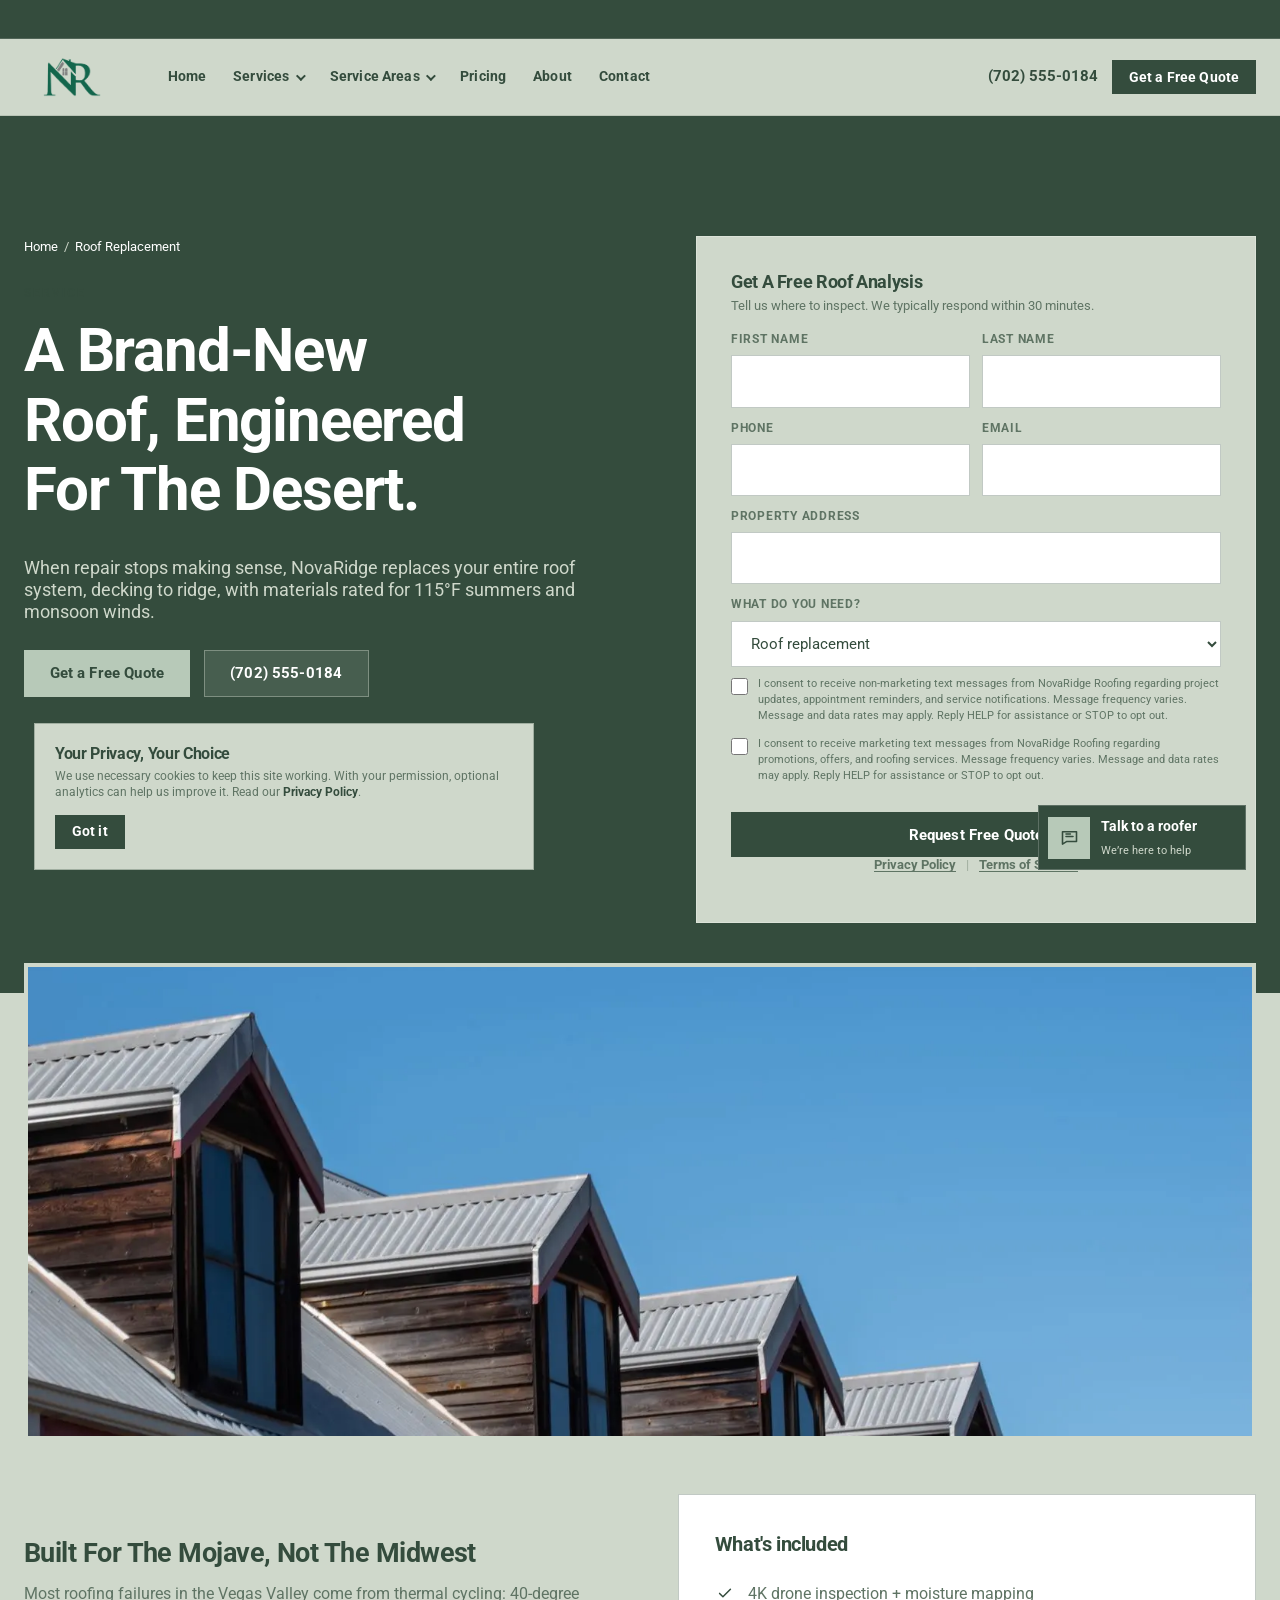
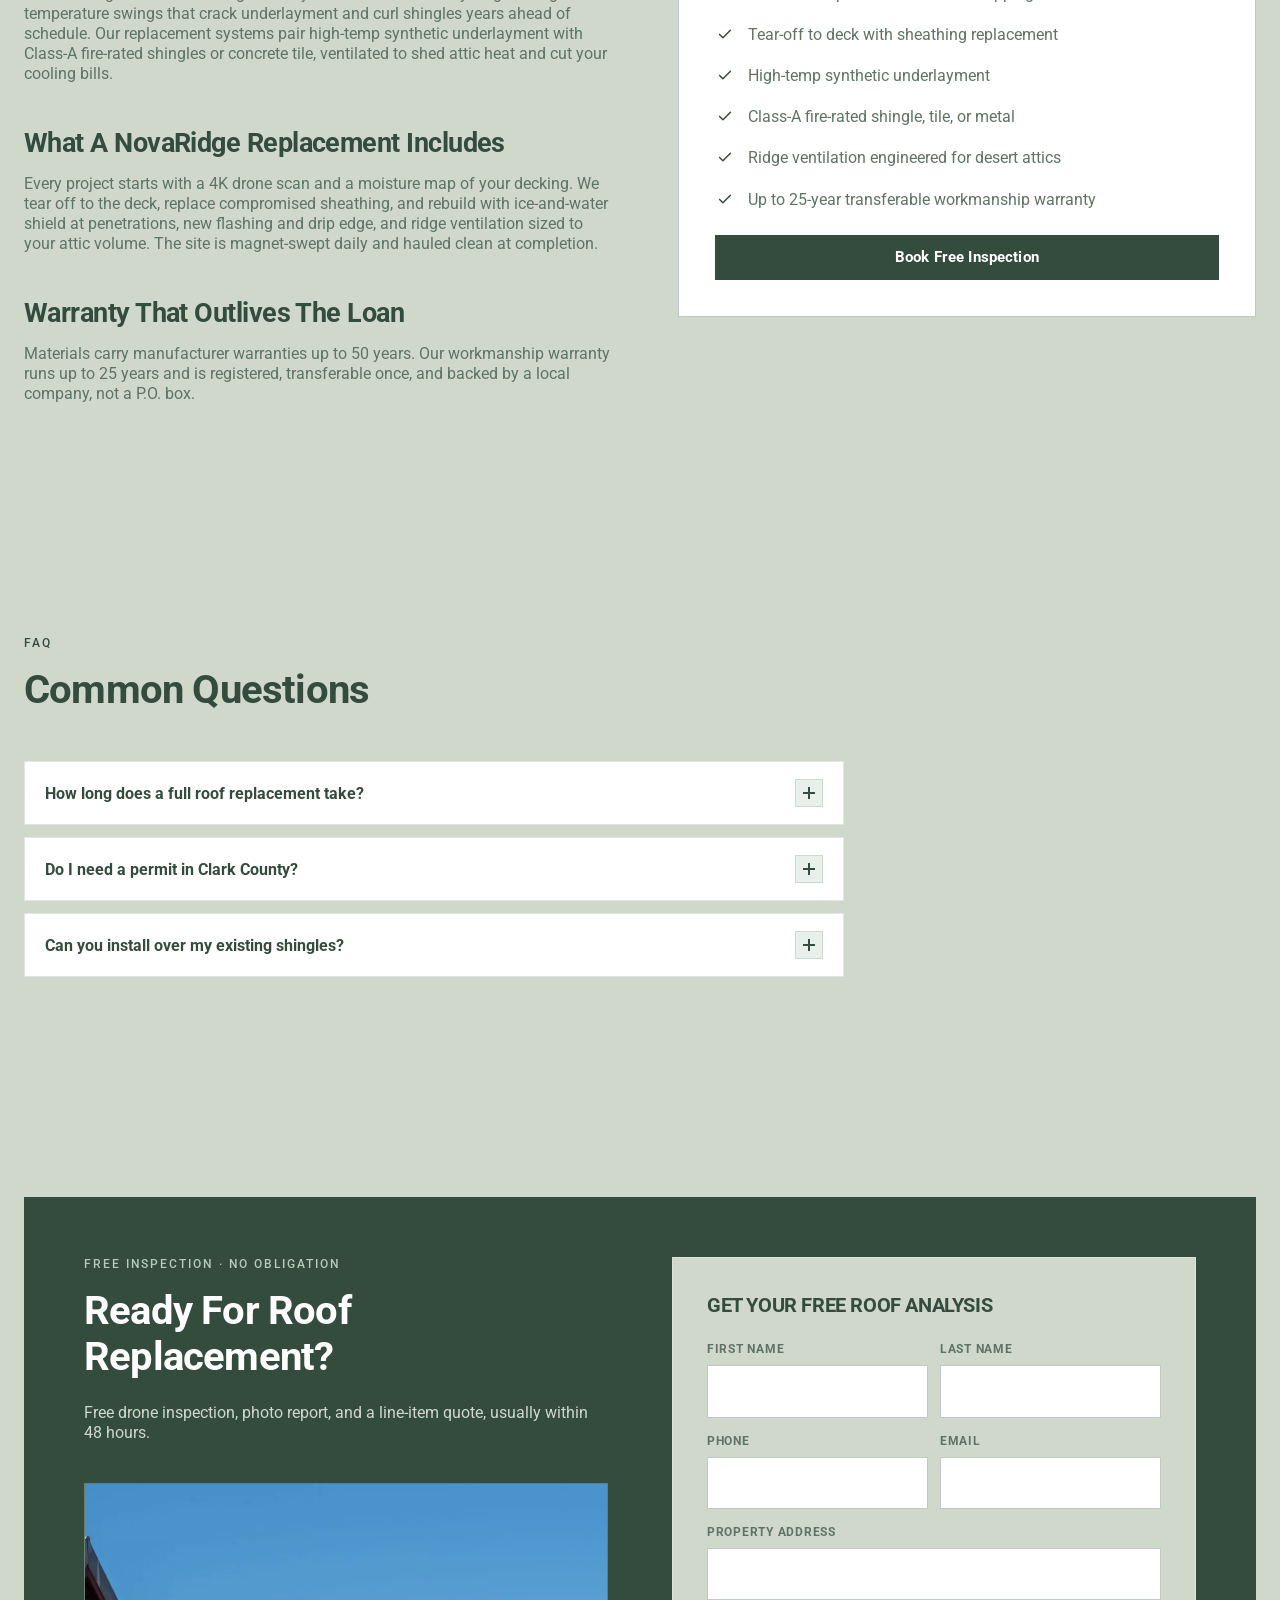
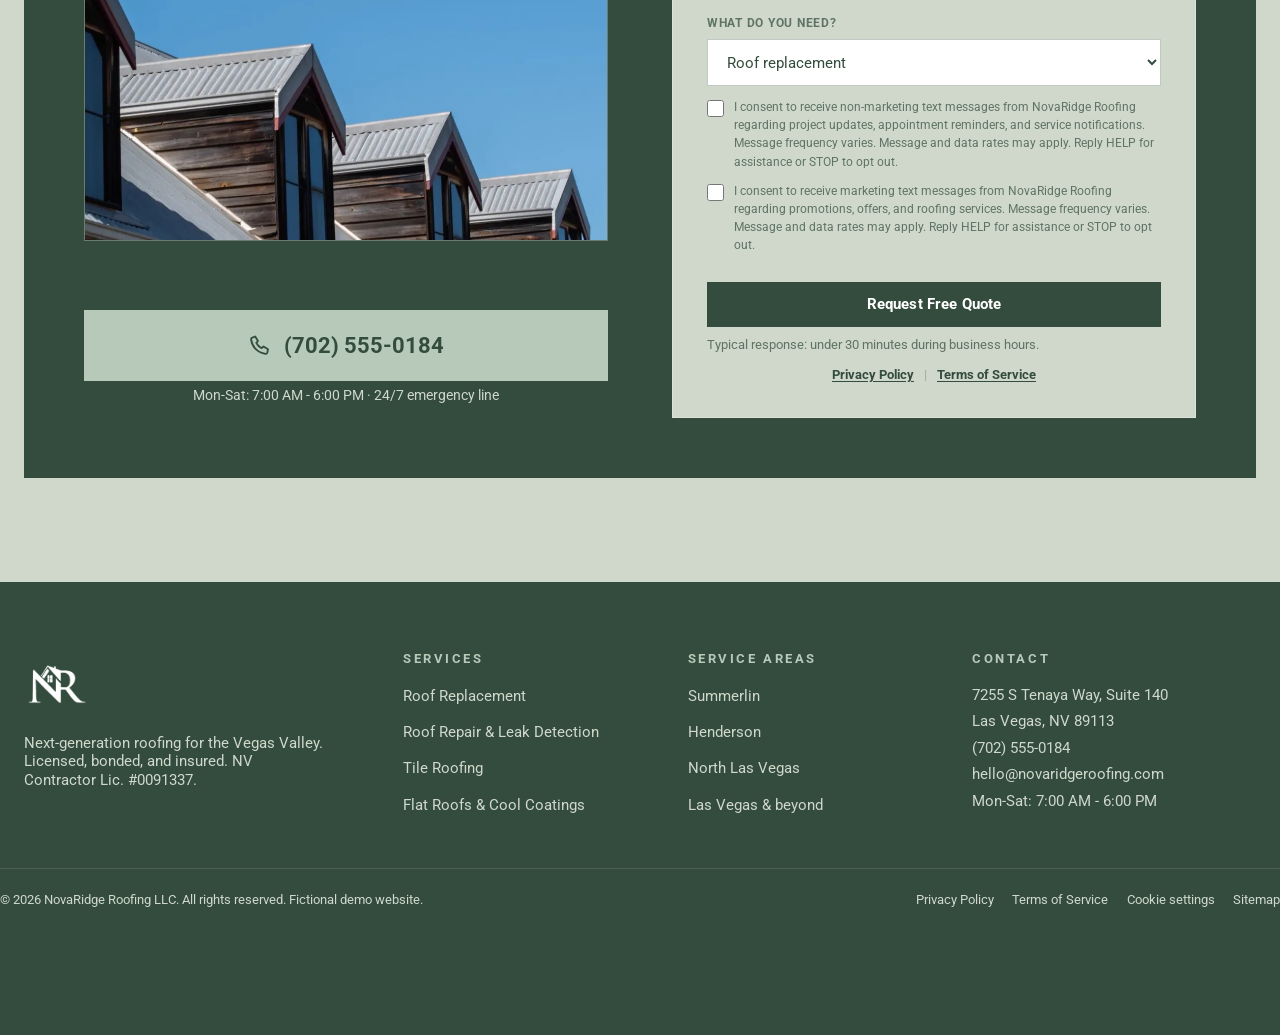
<file: services/roof-replacement/index.html>
<!DOCTYPE html>
<html lang="en">
<head>
<meta charset="utf-8">
<meta name="viewport" content="width=device-width, initial-scale=1">
<title>Roof Replacement in Las Vegas, NV | NovaRidge Roofing</title>
<meta name="description" content="Full roof replacement in Las Vegas with drone inspections, Class-A fire-rated materials engineered for desert heat, and workmanship warranties up to 25 years.">
<link rel="canonical" href="https://philderev.github.io/roofing-template/services/roof-replacement/">
<meta name="theme-color" content="#CFD8CB">
<link rel="icon" href="../../assets/img/nrr-2.png" type="image/png">
<link rel="apple-touch-icon" href="../../assets/img/nrr.png">
<meta property="og:type" content="website">
<meta property="og:site_name" content="NovaRidge Roofing">
<meta property="og:title" content="Roof Replacement in Las Vegas, NV | NovaRidge Roofing">
<meta property="og:description" content="Full roof replacement in Las Vegas with drone inspections, Class-A fire-rated materials engineered for desert heat, and workmanship warranties up to 25 years.">
<meta property="og:url" content="https://philderev.github.io/roofing-template/services/roof-replacement/">
<meta property="og:image" content="https://philderev.github.io/roofing-template/assets/img/nrr.png">
<meta property="og:image:secure_url" content="https://philderev.github.io/roofing-template/assets/img/nrr.png">
<meta property="og:image:type" content="image/png">
<meta property="og:image:width" content="3231">
<meta property="og:image:height" content="2550">
<meta property="og:image:alt" content="NovaRidge Roofing logo">
<meta name="twitter:card" content="summary">
<link rel="preload" href="../../assets/fonts/roboto-400.ttf" as="font" type="font/ttf" crossorigin>
<style>/* NOVARIDGE ROOFING , design system
   Palette: Sage Hint · Mint · Sage · Moss · Evergreen */
@font-face{font-family:"Roboto";src:url("../../assets/fonts/roboto-400.ttf") format("truetype");font-style:normal;font-weight:400;font-display:swap}
@font-face{font-family:"Roboto";src:url("../../assets/fonts/roboto-500.ttf") format("truetype");font-style:normal;font-weight:500;font-display:swap}
@font-face{font-family:"Roboto";src:url("../../assets/fonts/roboto-700.ttf") format("truetype");font-style:normal;font-weight:700;font-display:swap}
:root{
  --bg:#CFD8CB;--bg-warm:#B7C9B8;--bg-sun:#B7C9B8;
  --card:#ffffff;--foot:#344C3D;--foot-2:#293D31;
  --ink:#344C3D;--muted:#5F7464;--inv:#F4F6F3;--inv-muted:#CFD8CB;
  --green:#344C3D;--green-2:#738A6E;--lime:#8EA58E;--yellow:#8EA58E;--yellow-2:#738A6E;
  --line:rgba(52,76,61,.14);--line2:rgba(52,76,61,.3);
  --grad:#344C3D;
  --grad-text:#344C3D;
  --r:0;--maxw:1480px;
  --shadow:none;
  --shadow-lg:0 20px 44px rgba(52,76,61,.18);
  --font-body:"Roboto","Segoe UI",Arial,sans-serif;
  --font-display:"Roboto","Segoe UI",Arial,sans-serif;
  --ease:cubic-bezier(.22,.61,.2,1);
}
*,*::before,*::after{box-sizing:border-box}
html{scroll-behavior:smooth;scroll-padding-top:96px;-webkit-text-size-adjust:100%;overflow-x:clip}
@media(prefers-reduced-motion:reduce){html{scroll-behavior:auto}*,*::before,*::after{animation-duration:.001s!important;transition-duration:.001s!important}}
picture{display:block;overflow:hidden;border-radius:var(--r)}
picture img{display:block;transition:transform .65s var(--ease)}
@media(hover:hover) and (pointer:fine){picture:hover img{transform:scale(1.06)}}
body{margin:0;background:var(--bg);color:var(--ink);font:400 1rem/1.7 var(--font-body);text-rendering:optimizeLegibility;-webkit-font-smoothing:antialiased}
img,svg,video{max-width:100%;height:auto;display:block}
a{color:var(--green);text-decoration:none}
a:hover{text-decoration:underline}
::selection{background:rgba(142,165,142,.55);color:#344C3D}
:focus-visible{outline:2px solid var(--green);outline-offset:3px}
h1,h2,h3,h4{font-family:var(--font-display);line-height:1.16;margin:0 0 .55em;font-weight:700;letter-spacing:-.02em;text-wrap:balance}
h1{font-size:clamp(2.25rem,5.2vw,3.75rem);text-transform:capitalize}
h2{font-size:clamp(1.75rem,3.5vw,2.5rem);text-transform:capitalize}
h3{font-size:1.25rem;line-height:1.3}
p{margin:0 0 1em;line-height:1.25!important}
.wrap{max-width:var(--maxw);margin:0 auto;padding:0 clamp(14px,2vw,24px)}
.kicker{display:inline-flex;align-items:center;font-family:var(--font-display);font-size:.75rem;font-weight:500;letter-spacing:.16em;text-transform:uppercase;color:var(--green);margin-bottom:1.3em}
.cta-card .kicker{color:#B7C9B8}
.grad-text{background:var(--grad-text);-webkit-background-clip:text;background-clip:text;color:transparent}
.muted{color:var(--muted)}
section{padding:clamp(56px,9vw,104px) 0;position:relative;overflow:clip}
.section-head{max-width:660px;margin-bottom:clamp(28px,4vw,48px)}
.section-head.split{display:flex;max-width:none;flex-wrap:wrap;gap:1.5rem;align-items:flex-end;justify-content:space-between}
.section-head.split>p{max-width:44ch;border-left:3px solid var(--yellow);padding-left:1rem;margin:0}
.alt-band{background:var(--bg-warm);border-block:1px solid var(--line)}

/* skip link */
.skip{position:absolute;left:-999px;top:8px;z-index:100;background:var(--green);color:#fff;padding:.6em 1em;font-weight:700}
.skip:focus{left:8px}

/* header */
.announcement{position:relative;z-index:51;background:var(--green);color:#fff;border-bottom:1px solid rgba(255,255,255,.14)}
.announcement .wrap{min-height:38px;text-align:center;font-size:.8rem;line-height:1.35}
.announcement-rotator{position:relative;height:38px;overflow:hidden}
.announcement-item{position:absolute;inset:0;display:flex;align-items:center;justify-content:center;gap:12px;opacity:0;transform:translateY(12px);animation:announcement-cycle 10s ease-in-out infinite}
.announcement-item:nth-child(2){animation-delay:5s}
.announcement strong{font-weight:700}
.announcement a{color:#fff;font-weight:700;text-decoration:underline;text-underline-offset:3px;white-space:nowrap}
.announcement a:hover{color:var(--bg-warm)}
@keyframes announcement-cycle{0%{opacity:0;transform:translateY(12px)}4%,46%{opacity:1;transform:none}50%,100%{opacity:0;transform:translateY(-12px)}}
@media(prefers-reduced-motion:reduce){.announcement-item{animation:none;opacity:1;transform:none}.announcement-item:nth-child(2){display:none}}
.site-head{position:sticky;top:0;z-index:50;background:var(--bg);border-bottom:1px solid var(--line)}
.nav-bar{position:relative;display:flex;align-items:center;gap:20px;min-height:76px}
.brand{display:flex;align-items:center;color:var(--ink);flex:none}
.brand:hover{text-decoration:none}
.brand-logo{width:96px;height:64px;object-fit:contain;display:block}
nav.main{margin-left:16px}
nav.main ul{list-style:none;display:flex;gap:4px;margin:0;padding:0;align-items:center}
nav.main a,.drop-btn{display:block;padding:.55em .8em;color:var(--ink);font:600 .9rem/1.4 var(--font-display);letter-spacing:.01em;background:none;border:0;cursor:pointer;white-space:nowrap;position:relative}
nav.main a:hover,.drop-btn:hover{background:rgba(183,201,184,.4);text-decoration:none}
nav.main a[aria-current=page]{color:var(--green);background:rgba(183,201,184,.22);text-decoration:none}
nav.main a[aria-current=page]::after{content:"";position:absolute;left:50%;bottom:2px;width:24px;height:3px;background:var(--green);transform:translateX(-50%)}
.has-drop{position:relative}
.drop-btn::after{content:"";display:inline-block;margin-left:.45em;width:7px;height:7px;border-right:2px solid currentColor;border-bottom:2px solid currentColor;transform:rotate(45deg) translateY(-2px)}
.drop{position:absolute;top:calc(100% + 6px);left:0;min-width:240px;background:var(--card);border:1px solid var(--line2);padding:8px;opacity:0;visibility:hidden;transform:translateY(6px);transition:.18s}
.has-drop:hover .drop,.has-drop:focus-within .drop,.has-drop.open .drop{opacity:1;visibility:visible;transform:none}
.drop a{padding:.6em .8em;font-weight:500}
.drop a:hover{background:var(--bg-warm)}
.head-cta{display:flex;align-items:center;gap:14px}
.head-cta{margin-left:auto}
.phone-link{font-weight:700;font-size:.95rem;color:var(--ink);white-space:nowrap}
.phone-link:hover{color:var(--green);text-decoration:none}
.btn{display:inline-flex;align-items:center;justify-content:center;gap:.5em;padding:.9em 1.7em;font:600 .94rem/1.2 var(--font-display);letter-spacing:.01em;border:0;cursor:pointer;transition:outline-color .2s var(--ease),background-color .2s;outline:2px solid transparent;outline-offset:2px;white-space:nowrap}
.btn:hover{text-decoration:none}
.btn-primary{background:#344C3D;color:#fff}
.btn-primary:hover{background:#293D31;outline-color:#344C3D}
.btn-yellow{background:#B7C9B8;color:#344C3D}
.btn-yellow:hover{background:#8EA58E;outline-color:#738A6E}
.btn-ghost{background:rgba(255,255,255,.7);color:var(--ink);border:1px solid var(--line2)}
.btn-ghost:hover{border-color:var(--green);color:var(--green);background:#fff}
.hero .btn-ghost,.sub-hero .btn-ghost{background:rgba(207,216,203,.12);color:#fff;border-color:rgba(207,216,203,.4)}
.hero .btn-ghost:hover,.sub-hero .btn-ghost:hover{background:rgba(207,216,203,.22);color:#fff;border-color:var(--yellow)}
.btn-sm{padding:.62em 1.2em;font-size:.88rem}
.nav-toggle{display:none;margin-left:auto;background:none;border:1px solid var(--line2);padding:9px 11px;cursor:pointer}
.nav-toggle span{display:block;width:20px;height:2px;background:var(--ink);margin:4px 0;transition:.2s}

/* hero (home) */
.hero{position:relative;min-height:min(92svh,880px);display:flex;align-items:center;overflow:hidden;padding:110px 0 90px;isolation:isolate}
.hero .wrap{width:100%}
.hero-media{position:absolute;inset:0;z-index:-2}
.hero-media video,.hero-media img{width:100%;height:100%;object-fit:cover}
.hero-media::after{content:"";position:absolute;inset:0;background:rgba(41,61,49,.62)}
.hero-inner{max-width:760px;color:#fff}
.hero-layout,.sub-hero-layout{display:grid;grid-template-columns:minmax(0,1.15fr) minmax(340px,.85fr);gap:clamp(32px,6vw,80px);align-items:center}
.sub-hero-layout{grid-template-columns:minmax(0,1fr) minmax(460px,1fr);align-items:start}
.hero-form{padding:clamp(20px,2.5vw,28px);max-width:480px;justify-self:end;width:100%}
.sub-hero-layout .hero-form{max-width:560px}
.hero-form h2{font-size:1.15rem;margin-bottom:.3em;color:var(--ink)}
.hero-form>p{font-size:.82rem;color:var(--muted);margin:0 0 14px}
.hero-form .f-field{margin-bottom:9px}
.hero-form .sms-consent{font-size:.67rem;margin-bottom:12px}
.hero-form .btn{width:100%}
.hero-status{display:inline-flex;align-items:center;gap:.6rem;font-size:.8rem;font-weight:600;letter-spacing:.16em;text-transform:uppercase;color:#B7C9B8;margin-bottom:1.5rem}
.pulse{position:relative;width:9px;height:9px;background:#B7C9B8}
.hero .grad-text,.sub-hero .grad-text{background:#B7C9B8;-webkit-background-clip:text;background-clip:text;color:transparent}
.hero p.lede{font-size:clamp(1.02rem,2vw,1.2rem);color:#CFD8CB;max-width:560px;border-left:3px solid var(--yellow);padding-left:1.1rem}
.hero-ctas{display:flex;gap:14px;flex-wrap:wrap;margin:1.7em 0 2.3em}

/* sub-hero (subpages) */
.sub-hero{position:relative;padding:clamp(76px,10vw,120px) 0 clamp(44px,6vw,70px);overflow:hidden;color:#fff;background:#344C3D}
.sub-hero .lede{color:#CFD8CB!important}
.crumbs{font-size:.84rem;color:#CFD8CB;margin-bottom:1.4em}
.crumbs a{color:#CFD8CB}
.crumbs a:hover{color:var(--yellow)}
.crumbs span[aria-current]{color:#fff}

/* trust bar */
.trust{border-block:1px solid rgba(52,76,61,.12);background:var(--bg-sun);padding:20px 0;overflow:hidden}
.trust-track{display:flex;width:max-content;animation:trust-marquee 28s linear infinite;will-change:transform}
.trust-row{display:flex;gap:clamp(36px,5vw,76px);align-items:center;padding:0 clamp(18px,2.5vw,38px);flex:none}
.trust-item{display:flex;align-items:center;font:600 .8rem/1.2 var(--font-display);letter-spacing:.08em;text-transform:uppercase;color:#344C3D;white-space:nowrap}
.stars{color:#344C3D;letter-spacing:2px}
@keyframes trust-marquee{to{transform:translateX(-25%)}}
@media(hover:hover){.trust:hover .trust-track{animation-play-state:paused}}
@media(prefers-reduced-motion:reduce){.trust{overflow-x:auto}.trust-track{animation:none}.trust-row[aria-hidden=true]{display:none}}

/* cards */
.grid-3{display:grid;grid-template-columns:repeat(3,1fr);gap:20px}
.grid-4{display:grid;grid-template-columns:repeat(4,1fr);gap:20px}
.grid-2{display:grid;grid-template-columns:repeat(2,1fr);gap:20px}
.card{background:var(--card);border:1px solid var(--line);border-radius:var(--r);padding:28px;position:relative;overflow:hidden;transition:transform .35s var(--ease),border-color .35s,box-shadow .35s}
.card::before{content:"";position:absolute;inset:0 0 auto;height:3px;background:var(--grad);opacity:0;transition:.25s}
a.card{color:var(--ink);display:block}
a.card:hover{text-decoration:none}
.card:hover{transform:translateY(-6px);border-color:rgba(52,76,61,.35);box-shadow:var(--shadow-lg)}
.card:hover::before{opacity:1}
.card .icon{width:54px;height:54px;display:grid;place-items:center;background:rgba(183,201,184,.35);border:1px solid rgba(52,76,61,.2);margin-bottom:18px;transition:.3s var(--ease)}
.card:hover .icon{background:var(--grad);transform:rotate(-6deg) scale(1.06)}
.card:hover .icon svg path,.card:hover .icon svg circle{stroke:#fff}
.card h3{margin-bottom:.4em}
.card p{color:var(--muted);font-size:.94rem;margin:0}
.card .go{display:inline-block;margin-top:16px;font-weight:700;font-size:.88rem;color:var(--green)}

/* image-led service overview */
.service-intro{max-width:760px}
.service-intro h2{max-width:15ch}
.service-intro .muted{max-width:62ch;margin-top:1rem}
.service-card-grid{display:grid;grid-template-columns:repeat(4,minmax(0,1fr));gap:clamp(14px,1.5vw,24px)}
.service-card{display:grid;grid-template-columns:1fr;grid-template-rows:210px 1fr;min-height:500px;background:var(--card);color:var(--ink);border:1px solid var(--line);border-radius:var(--r);overflow:hidden;transition:transform .35s var(--ease),box-shadow .35s,border-color .35s}
.service-card:hover{text-decoration:none;transform:translateY(-6px);border-color:rgba(52,76,61,.35);box-shadow:var(--shadow-lg)}
.service-card-media{position:relative;display:block;min-height:0;overflow:hidden;background:#d6ddd3}
.service-card-media picture{display:block;height:100%;border-radius:0}
.service-card-media img{width:100%;height:100%;object-fit:cover;border-radius:0;transition:transform .6s var(--ease)}
.service-card:hover .service-card-media img{transform:scale(1.045)}
.service-number{position:absolute;top:18px;left:18px;display:grid;place-items:center;width:46px;height:46px;background:rgba(255,255,255,.92);font-size:.76rem;font-weight:800;letter-spacing:.08em;color:var(--green)}
.service-card-body{display:flex;flex-direction:column;padding:clamp(24px,3vw,36px)}
.service-label{display:flex;align-items:center;gap:.55rem;margin-bottom:1.35rem;color:var(--green);font-size:.72rem;font-weight:800;letter-spacing:.1em;text-transform:uppercase}
.service-label svg{width:20px;height:20px;flex:none}
.service-card h3{font-size:clamp(1.25rem,1.7vw,1.65rem);margin:0 0 .65rem}
.service-card p{color:var(--muted);font-size:.94rem;margin:0;line-height:1.7}
.service-card .go{display:flex;align-items:center;justify-content:space-between;margin-top:auto;padding-top:1.4rem;border-top:1px solid var(--line);color:var(--green);font-size:.84rem;font-weight:800}
.service-card .go span{font-size:1.15rem;transition:transform .25s var(--ease)}
.service-card:hover .go span{transform:translateX(4px)}

/* about preview / photo layouts */
.about-grid{display:grid;grid-template-columns:1.02fr 1fr;gap:clamp(28px,5vw,64px);align-items:center}
.about-media{position:relative}
.about-media img{border-radius:var(--r);aspect-ratio:4/4.7;object-fit:cover;width:100%;box-shadow:var(--shadow)}
.float-chip{position:absolute;display:flex;align-items:center;gap:.8rem;background:#fff;border:1px solid var(--line2);padding:.85rem 1.15rem}
.float-chip .ico{width:40px;height:40px;background:var(--green);display:grid;place-items:center;flex:none}
.float-chip .ico svg{width:20px;height:20px}
.float-chip b{display:block;font-size:1.05rem;line-height:1.1}
.float-chip span{font-size:.72rem;color:var(--muted);letter-spacing:.06em;text-transform:uppercase}
.chip-tr{top:1.4rem;right:-1rem}
.chip-bl{bottom:2.2rem;left:-1.2rem}
.checklist{list-style:none;margin:1.4em 0 0;padding:0;display:grid;gap:14px}
.checklist li{display:flex;gap:13px;align-items:flex-start;color:var(--muted)}
.checklist li b{color:var(--ink)}
.checklist svg{flex:none;margin-top:3px}
.mini-stats{display:grid;grid-template-columns:repeat(3,1fr);gap:1.4rem;margin-top:2rem}
.mini-stats b{font-size:clamp(1.6rem,2.6vw,2.2rem);display:block;line-height:1;margin-bottom:6px;letter-spacing:-.02em;background:var(--grad-text);-webkit-background-clip:text;background-clip:text;color:transparent}
.mini-stats span{display:block;font-size:.8rem;line-height:1.25;color:var(--muted)}
.why-grid{align-items:start}
.why-media{display:grid;grid-template-columns:1fr 1fr;gap:1.2rem;margin-top:43px;padding:8px;border:1px solid var(--line2)}
.why-media img{border-radius:var(--r);width:100%;object-fit:cover;aspect-ratio:4/3.4;box-shadow:var(--shadow)}
.why-media picture:first-child{grid-column:1/-1}
.why-media picture:first-child img{aspect-ratio:16/8.2}

/* projects */
.proj-grid{display:grid;grid-template-columns:1fr 1fr;gap:1.5rem}
.proj{position:relative;border-radius:var(--r);overflow:hidden;display:block;box-shadow:var(--shadow)}
.proj img{aspect-ratio:16/10.5;object-fit:cover;width:100%;transition:transform .8s var(--ease)}
.proj:hover img{transform:scale(1.06)}
.proj-info{position:absolute;inset:auto 0 0;padding:1.4rem;background:rgba(41,61,49,.92)}
.proj-info time{font-size:.76rem;color:var(--yellow);letter-spacing:.16em;text-transform:uppercase}
.proj-info h3{font-size:1.24rem;text-transform:uppercase;margin:.3rem 0 0;color:#fff}
.proj-tags{position:absolute;top:1.1rem;right:1.1rem;display:flex;gap:.5rem}
.proj-tags span{font-size:.68rem;font-weight:600;letter-spacing:.1em;text-transform:uppercase;background:rgba(207,216,203,.92);border:1px solid rgba(52,76,61,.15);color:#344C3D;padding:.32rem .7rem}

/* tech panel (sticky sidebars) */
.tech-panel{background:var(--card);border:1px solid var(--line2);padding:clamp(22px,3vw,36px);position:relative;overflow:hidden}
.tech-rows{display:grid;gap:12px;margin-top:6px}
.tech-row{display:flex;justify-content:space-between;gap:14px;padding:13px 16px;background:var(--bg);border:1px solid var(--line);font-size:.92rem}
.tech-row b{color:var(--green);font-weight:700;white-space:nowrap}

/* process */
.steps{counter-reset:s}
.step{counter-increment:s;display:grid;grid-template-columns:auto 1fr;gap:1.6rem;align-items:center;padding:1.6rem 0;border-bottom:1px solid var(--line);transition:padding-left .35s var(--ease),background .35s}
.step:hover{padding-left:1rem;background:rgba(183,201,184,.3)}
.step-num{font-size:.95rem;font-weight:700;color:var(--green);width:58px;height:58px;display:grid;place-items:center;border:1px solid var(--line2);background:rgba(183,201,184,.3)}
.step-num::before{content:"0" counter(s)}
.step h3{font-size:1.25rem;text-transform:uppercase;margin:0 0 .2em}
.step p{color:var(--muted);font-size:.95rem;margin:0;max-width:62ch}

/* areas */
.area-flex{display:grid;grid-template-columns:1fr 1fr;gap:clamp(28px,5vw,60px);align-items:center}
.map-panel{background:var(--card);border:1px solid var(--line2);padding:14px;overflow:hidden}
.map-panel iframe{display:block;width:100%;height:400px;border:0;background:#F4F6F3}
.area-list{display:grid;grid-template-columns:1fr 1fr;gap:12px;margin-top:1.4em}
.area-chip{display:flex;align-items:center;padding:13px 16px;background:var(--card);border:1px solid var(--line);color:var(--ink);font-weight:600;font-size:.93rem;transition:.2s var(--ease)}
.area-chip:hover{border-color:var(--green);text-decoration:none;transform:translateY(-3px);color:var(--green)}

/* reviews */
.review-marquee{overflow:hidden}
.review-marquee.rv:not(.in){transform:none}
.review-grid{display:flex;width:max-content;gap:20px}
.review-card{background:var(--card);border:1px solid var(--line);padding:24px 22px 18px;display:flex;flex-direction:column;gap:16px}
.review-grid .review-card{width:calc((min(100vw - 48px,1432px) - 60px)/4);flex:none}
.review-card p{color:var(--ink);font-size:.92rem;line-height:1.55;margin:0;flex:1}
.reviewer{display:flex;align-items:center;gap:12px;order:-2}
.avatar{width:40px;height:40px;display:grid;place-items:center;flex:none;font-weight:700;background:var(--green-2);color:#fff;font-size:.9rem}
.review-card:nth-child(even) .avatar{background:var(--green);color:#fff}
.reviewer b{display:block;font-size:.9rem;line-height:1.35;color:var(--ink)}
.reviewer span{display:block;font-size:.76rem;line-height:1.4;color:var(--muted);margin-top:3px}
.review-card>.stars{order:-1;color:var(--yellow-2);font-size:.9rem;line-height:1;letter-spacing:2px}
.review-foot{display:flex;align-items:center;justify-content:space-between;gap:16px;border-top:1px solid var(--line);padding-top:14px;margin-top:2px;font-size:.76rem;color:var(--muted)}
.review-foot a{font-weight:600;color:var(--green);white-space:nowrap}
.review-marquee.in .review-grid{animation:reviews-scroll 38s linear infinite}
.review-marquee:hover .review-grid{animation-play-state:paused}
@keyframes reviews-scroll{to{transform:translateX(calc(-50% - 10px))}}
@media(prefers-reduced-motion:reduce){.review-marquee.in .review-grid{animation:none}}

/* faq */
.faq-grid{display:grid;grid-template-columns:minmax(0,1fr) minmax(0,1fr);gap:clamp(1.5rem,3vw,2.75rem);align-items:start}
.faq-media{width:100%;max-width:none;justify-self:end;align-self:start;margin-top:42px;padding:8px;border:1px solid var(--line2)}
.faq-media img{border-radius:var(--r);aspect-ratio:4/3.4;object-fit:cover;width:100%;box-shadow:var(--shadow)}
.faq details,.faq-grid details{border:1px solid var(--line);background:var(--card);margin-bottom:12px;overflow:hidden;transition:border-color .3s}
.faq{max-width:820px}
details[open]{border-color:var(--line2)}
.faq summary,.faq-grid summary{cursor:pointer;padding:17px 20px;font-weight:600;list-style:none;display:flex;justify-content:space-between;gap:16px;align-items:center}
summary::-webkit-details-marker{display:none}
summary .plus{flex:none;width:28px;height:28px;position:relative;border:1px solid var(--line);background:rgba(183,201,184,.3);transition:.3s var(--ease)}
summary .plus::before,summary .plus::after{content:"";position:absolute;inset:0;margin:auto;background:var(--green)}
summary .plus::before{width:12px;height:2px}
summary .plus::after{width:2px;height:12px;transition:transform .3s var(--ease)}
details[open] summary .plus{background:var(--grad);border-color:transparent}
details[open] summary .plus::before,details[open] summary .plus::after{background:#fff}
details[open] summary .plus::after{transform:rotate(90deg)}
.faq-a{padding:0 20px 18px;color:var(--muted);font-size:.95rem}

/* pricing */
.price-card{position:relative;background:var(--card);border:1px solid var(--line);padding:32px 28px;display:flex;flex-direction:column;transition:transform .3s var(--ease),border-color .3s,box-shadow .3s}
.price-card:hover{transform:translateY(-6px);border-color:rgba(52,76,61,.4);box-shadow:var(--shadow-lg)}
.price-card.hot{border-color:rgba(52,76,61,.55);box-shadow:0 0 0 3px rgba(183,201,184,.5)}
.price-card .tag{position:absolute;top:-13px;left:50%;transform:translateX(-50%);white-space:nowrap;background:#B7C9B8;color:#344C3D;font-size:.72rem;font-weight:700;letter-spacing:.12em;text-transform:uppercase;padding:.4em 1em}
.price-card h3{font-size:1.1rem;text-transform:uppercase}
.price{font-size:2.1rem;font-weight:700;margin:.2em 0 .1em;letter-spacing:-.02em}
.price small{font-size:.85rem;color:var(--muted);font-weight:500}
.price-card ul{list-style:none;padding:1.2em 0 0;margin:.6em 0 1.6em;display:grid;gap:10px;flex:1;border-top:1px solid var(--line)}
.price-card li{display:flex;gap:10px;font-size:.92rem;color:var(--muted)}
.price-card li::before{content:"";width:8px;height:2px;background:var(--green);flex:none;margin-top:11px}
.price-card .btn{width:100%}

/* cta band + form */
.cta-band{padding:clamp(56px,9vw,104px) 0}
.cta-card{position:relative;overflow:hidden;padding:clamp(28px,5vw,60px);color:#fff;background:#344C3D}
.cta-card .inner{position:relative;display:grid;grid-template-columns:1fr 1fr;gap:clamp(30px,5vw,70px);align-items:start}
.cta-card .inner>div:first-child{display:flex;flex-direction:column;align-self:stretch}
.cta-card .inner>div:first-child .big-phone{margin-top:auto}
.cta-visual{height:clamp(240px,28vw,410px);margin:24px 0;overflow:hidden;border:1px solid rgba(207,216,203,.35)}
.cta-visual picture,.cta-visual img{width:100%;height:100%}
.cta-visual img{object-fit:cover}
.cta-card .muted{color:#CFD8CB}
.big-phone{display:inline-flex;align-items:center;justify-content:center;gap:12px;margin-top:1.2em;padding:.75em 1.4em;background:#B7C9B8;color:#344C3D;font-size:clamp(1.15rem,2.4vw,1.4rem);font-weight:700;outline:2px solid transparent;outline-offset:2px;transition:outline-color .2s var(--ease),background-color .2s}
.big-phone:hover{background:#8EA58E;color:#293D31;outline-color:#738A6E;text-decoration:none}
.cta-card .big-phone+p{text-align:center}
.lead-form{background:var(--bg);border:1px solid rgba(255,255,255,.25);padding:clamp(22px,3vw,34px);color:var(--ink)}
.lead-form h3{margin-bottom:1em;text-transform:uppercase}
.f-row{display:grid;grid-template-columns:1fr 1fr;gap:12px}
.f-field{margin-bottom:12px}
.f-field label{display:block;font-size:.78rem;font-weight:700;letter-spacing:.06em;color:var(--muted);margin-bottom:6px;text-transform:uppercase}
.f-field input,.f-field select,.f-field textarea{width:100%;padding:.8em 1em;background:#fff;border:1px solid var(--line2);color:var(--ink);font:inherit;font-size:.95rem}
.f-field input:focus,.f-field select:focus,.f-field textarea:focus{outline:none;border-color:var(--green);box-shadow:0 0 0 3px rgba(115,138,110,.2)}
.form-note{font-size:.8rem;color:var(--muted);margin:10px 0 0}
.sms-consents{border:0;padding:0;margin:6px 0 16px;min-width:0}
.sms-consents legend{padding:0;margin:0 0 8px;color:var(--ink);font-size:.78rem;font-weight:700;text-transform:uppercase;letter-spacing:.06em}
.sms-consent{display:flex;align-items:flex-start;gap:10px;margin:0 0 11px;color:var(--muted);font-size:.76rem;line-height:1.5;cursor:pointer}
.sms-consent input{width:17px;height:17px;flex:0 0 17px;margin:2px 0 0;accent-color:var(--green)}
.consent-note{font-size:.72rem;color:var(--muted);margin:0!important}
.form-legal{display:flex;justify-content:center;gap:10px;margin:14px 0 0;font-size:.8rem}
.form-legal a{color:var(--green-dark);font-weight:600;text-decoration:underline;text-underline-offset:2px}
.form-legal span{color:var(--line2)}
.form-consent{font-size:.72rem;line-height:1.5}
.form-consent a{font-weight:600}
.form-ok{display:none;padding:14px 18px;border:1px solid rgba(52,76,61,.4);background:rgba(115,138,110,.12);color:var(--green);font-weight:600;margin-top:14px}

/* footer */
.site-foot{background:var(--foot);color:var(--inv);padding:clamp(44px,6vw,70px) 0 0}
.site-foot .brand{color:var(--inv)}
.site-foot .brand-logo{filter:brightness(0) invert(1);transform:translateX(-15px);margin-right:-15px}
.foot-grid{display:grid;grid-template-columns:1.4fr 1fr 1fr 1.2fr;gap:clamp(24px,4vw,48px)}
.foot-grid h4{font-size:.8rem;letter-spacing:.2em;text-transform:uppercase;color:#B7C9B8;margin-bottom:1.2em}
.foot-grid ul{list-style:none;margin:0;padding:0;display:grid;gap:9px}
.foot-grid a{color:var(--inv-muted);font-size:.92rem}
.foot-grid a:hover{color:#B7C9B8}
.foot-about p{color:var(--inv-muted);font-size:.92rem;max-width:300px}
address{font-style:normal;color:var(--inv-muted);font-size:.92rem;line-height:1.8}
address a{color:var(--inv)}
.foot-bottom{margin-top:clamp(30px,5vw,50px);border-top:1px solid rgba(207,216,203,.14);padding:20px 0 clamp(96px,12vw,124px);display:flex;justify-content:space-between;gap:14px;flex-wrap:wrap;font-size:.82rem;color:var(--inv-muted)}
.foot-bottom a{color:var(--inv-muted)}
.foot-bottom a:hover{color:#B7C9B8}
.foot-legal{display:flex;gap:1.4em;flex-wrap:wrap}
.cookie-settings{border:0;padding:0;background:none;color:var(--inv-muted);font:inherit;cursor:pointer}.cookie-settings:hover{color:#B7C9B8}

/* floating contact */
.contact-float{position:fixed;right:clamp(16px,3vw,34px);bottom:clamp(16px,3vw,30px);z-index:90;display:flex;flex-direction:column;align-items:flex-end;gap:12px}
.contact-trigger{min-width:208px;display:flex;align-items:center;gap:11px;padding:9px 14px 9px 9px;border:1px solid rgba(255,255,255,.2);background:#344C3D;color:#fff;font:inherit;text-align:left;cursor:pointer;transition:transform .25s var(--ease),background .25s}
.contact-trigger:hover{transform:translateY(-3px);background:#293D31}
.contact-trigger-icon{width:42px;height:42px;display:grid;place-items:center;background:#B7C9B8;color:#344C3D;flex:none}
.contact-trigger svg,.contact-actions svg{width:21px;height:21px;fill:none;stroke:currentColor;stroke-width:1.8;stroke-linecap:round;stroke-linejoin:round}
.contact-trigger b,.contact-trigger small{display:block}.contact-trigger b{font-size:.9rem}.contact-trigger small{font-size:.7rem;color:#CFD8CB;margin-top:1px}
.contact-close{display:none;width:19px;height:19px;position:relative;margin:0 4px 0 auto}
.contact-close::before,.contact-close::after{content:"";position:absolute;inset:9px 1px auto;height:2px;background:#fff;transform:rotate(45deg)}
.contact-close::after{transform:rotate(-45deg)}
.is-open .contact-trigger{min-width:58px;width:58px;height:58px;padding:0}.is-open .contact-trigger-icon,.is-open .contact-trigger-copy{display:none}.is-open .contact-close{display:block;margin:auto}
.contact-pop{width:min(392px,calc(100vw - 32px));overflow:hidden;border:1px solid rgba(52,76,61,.3);background:var(--bg);transform-origin:bottom right;animation:contact-in .25s var(--ease)}
.contact-pop-head{display:flex;align-items:center;gap:14px;padding:22px 20px;background:#344C3D;color:#fff}
.contact-pop-head strong,.contact-pop-head span{display:block}.contact-pop-head strong{font-size:.94rem}.contact-pop-head div>span{font-size:.72rem;color:#CFD8CB;margin-top:3px}
.contact-status{width:38px;height:38px;display:grid;place-items:center;background:rgba(255,255,255,.08);border:1px solid rgba(183,201,184,.2);flex:none}
.contact-status img{display:block;width:34px;height:34px;object-fit:contain;filter:brightness(0) invert(1)}
.contact-pop-body{padding:22px 20px 20px}.contact-pop-body>p{font-size:.88rem;line-height:1.6;color:var(--muted);margin:0 0 17px}
.contact-actions{display:grid;grid-template-columns:1fr 1fr;gap:11px}
.contact-actions a{display:flex;align-items:center;gap:11px;min-width:0;padding:14px 12px;border:1px solid var(--line2);background:#fff;color:var(--ink);transition:border-color .2s,transform .2s}
.contact-actions a>span:last-child{min-width:0}
.contact-actions a:hover{transform:translateY(-2px);border-color:var(--green);text-decoration:none}
.contact-actions .contact-email{grid-column:1/-1}.contact-icon{width:34px;height:34px;display:grid;place-items:center;background:rgba(183,201,184,.3);color:var(--green);flex:none}
.contact-actions b,.contact-actions small{display:block;overflow:hidden;text-overflow:ellipsis}.contact-actions b{font-size:.8rem;white-space:nowrap}.contact-actions small{font-size:.67rem;color:var(--muted);margin-top:3px;white-space:nowrap}
@keyframes contact-in{from{opacity:0;transform:translateY(10px) scale(.97)}}

/* cookie consent */
.cookie-banner{position:fixed;left:clamp(16px,3vw,34px);bottom:clamp(16px,3vw,30px);z-index:89;width:min(500px,calc(100vw - 32px));display:grid;gap:15px;padding:20px;border:1px solid rgba(52,76,61,.3);background:var(--bg);animation:cookie-in .35s var(--ease)}
.cookie-banner[hidden]{display:none}
.cookie-copy h2{font-size:1rem;margin:1px 0 5px}.cookie-copy p{font-size:.78rem;line-height:1.55;color:var(--muted);margin:0}.cookie-copy a{font-weight:600}
.cookie-actions{display:flex;align-items:center;gap:10px}
@keyframes cookie-in{from{opacity:0;transform:translateY(14px)}}

/* prose (subpages) */
.prose{max-width:800px}
.prose h2{margin-top:1.6em;font-size:clamp(1.3rem,2.4vw,1.7rem)}
.prose p,.prose li{color:#5F7464}
.prose ul{padding-left:1.2em}
.prose img{border-radius:var(--r);box-shadow:var(--shadow);margin:1.5em 0}
.legal .prose h2{font-size:1.25rem}
.legal .prose p,.legal .prose li{font-size:.96rem}
.updated{font-size:.85rem;color:var(--muted)}

/* service hero image strip */
.svc-hero-img{margin-top:clamp(-30px,-4vw,-50px);position:relative;z-index:2}
.svc-hero-img img{aspect-ratio:16/6.2;object-fit:cover;width:100%;border:4px solid var(--bg)}

/* thank-you */
.ty-hero{min-height:70svh;display:flex;align-items:center}
.ty-check{width:84px;height:84px;background:var(--green);display:grid;place-items:center;margin-bottom:1.6em}

/* reveal */
.rv:not(.in){opacity:0;transform:translateY(24px)}
.rv.in{animation:rv-in .7s var(--ease)}
@keyframes rv-in{from{opacity:0;transform:translateY(24px)}}
@media(prefers-reduced-motion:reduce){.rv:not(.in){opacity:1;transform:none}.rv.in{animation:none}}

/* responsive */
@media(max-width:1120px){
  .phone-link{display:none}
  .nav-bar{gap:12px}
}
@media(max-width:1020px){
  .review-grid .review-card{width:calc((100vw - 68px)/2)}
  .grid-4{grid-template-columns:1fr 1fr}
  .service-card-grid{grid-template-columns:repeat(2,minmax(0,1fr))}
  .service-card{grid-template-columns:1fr;min-height:0}.service-card-media{height:220px}
  .foot-grid{grid-template-columns:1fr 1fr}
}
@media(max-width:860px){
  .cta-card .inner>div:first-child .big-phone{margin-top:1.2em}
  .why-media{margin-top:0}
  .faq-media{max-width:100%;justify-self:stretch;margin-top:0}
  .nav-toggle{display:block}
  nav.main{position:fixed;inset:76px 0 auto;background:rgba(207,216,203,.99);border-bottom:1px solid var(--line2);padding:18px clamp(16px,4vw,28px) 26px;transform:translateY(-130%);transition:transform .25s;margin:0;max-height:calc(100svh - 76px);overflow:auto;box-shadow:var(--shadow-lg)}
  nav.main.open{transform:none}
  nav.main ul{flex-direction:column;align-items:stretch;gap:2px}
  nav.main a,.drop-btn{padding:.8em .6em;font-size:1.02rem;width:100%;text-align:left}
  nav.main a[aria-current=page]::after{left:.6em;bottom:3px;width:30px;transform:none}
  .drop{position:static;opacity:1;visibility:visible;transform:none;display:none;border:0;background:rgba(183,201,184,.18);box-shadow:none;margin:4px 0 8px}
  .has-drop.open .drop{display:block}
  .head-cta .btn{display:none}
  .grid-3,.grid-2,.proj-grid{grid-template-columns:1fr}
  .service-card-grid{grid-template-columns:1fr}
  .about-grid,.area-flex,.cta-card .inner,.faq-grid,.hero-layout,.sub-hero-layout{grid-template-columns:1fr}
  .hero-form{justify-self:start;max-width:620px}
  .chip-tr{right:.6rem}.chip-bl{left:-.4rem}
  .hero{min-height:78svh;padding:90px 0 70px}
}
@media(max-width:560px){
  .review-grid .review-card{width:calc(100vw - 28px)}
  .announcement .wrap{min-height:54px;font-size:.73rem}
  .announcement-rotator{height:54px}
  .announcement-item{gap:5px;flex-direction:column;padding:6px 0}
  .grid-4,.area-list,.f-row,.why-media{grid-template-columns:1fr}
  .service-card-media{height:190px}.service-card-body{padding:24px}
  .why-media img{aspect-ratio:16/9}
  .foot-grid{grid-template-columns:1fr}
  .phone-link{display:none}
  .trust-track{animation-duration:22s}
  .mini-stats{grid-template-columns:repeat(3,1fr);gap:.8rem}
  .contact-float{right:12px;bottom:12px}.contact-trigger-copy{display:none}.contact-trigger{min-width:58px;width:58px;height:58px;padding:8px}.contact-trigger-icon{width:40px;height:40px}.contact-pop{width:min(392px,calc(100vw - 24px))}.contact-actions{grid-template-columns:1fr}.contact-actions .contact-email{grid-column:auto}
  .cookie-banner{left:12px;bottom:82px;width:calc(100vw - 24px);padding:17px}.cookie-actions .btn{width:100%}
}
</style>
<noscript><style>.rv:not(.in){opacity:1;transform:none}</style></noscript>
<script type="application/ld+json">{"@context":"https://schema.org","@type":"RoofingContractor","@id":"https://philderev.github.io/roofing-template/#org","name":"NovaRidge Roofing","legalName":"NovaRidge Roofing LLC","url":"https://philderev.github.io/roofing-template/","logo":"https://philderev.github.io/roofing-template/assets/img/nrr-2.png","image":"https://philderev.github.io/roofing-template/assets/img/nrr.png","telephone":"+1-702-555-0184","email":"hello@novaridgeroofing.com","priceRange":"$$","address":{"@type":"PostalAddress","streetAddress":"7255 S Tenaya Way, Suite 140","addressLocality":"Las Vegas","addressRegion":"NV","postalCode":"89113","addressCountry":"US"},"geo":{"@type":"GeoCoordinates","latitude":36.0563,"longitude":-115.2493},"openingHoursSpecification":[{"@type":"OpeningHoursSpecification","dayOfWeek":["Monday","Tuesday","Wednesday","Thursday","Friday","Saturday"],"opens":"07:00","closes":"18:00"}],"areaServed":[{"@type":"City","name":"Las Vegas"},{"@type":"City","name":"Summerlin"},{"@type":"City","name":"Henderson"},{"@type":"City","name":"North Las Vegas"},{"@type":"City","name":"Spring Valley"},{"@type":"City","name":"Enterprise"},{"@type":"City","name":"Paradise"}],"sameAs":[]}</script>
<script type="application/ld+json">{"@context":"https://schema.org","@type":"BreadcrumbList","itemListElement":[{"@type":"ListItem","position":1,"name":"Home","item":"https://philderev.github.io/roofing-template/"},{"@type":"ListItem","position":2,"name":"Services"},{"@type":"ListItem","position":3,"name":"Roof Replacement","item":"https://philderev.github.io/roofing-template/services/roof-replacement/"}]}</script>
<script type="application/ld+json">{"@context":"https://schema.org","@type":"FAQPage","mainEntity":[{"@type":"Question","name":"How long does a full roof replacement take?","acceptedAnswer":{"@type":"Answer","text":"Most single-family homes in the Vegas Valley are completed in 2-4 days: one day of tear-off and deck repair, then installation. Tile and metal systems can take a few days longer."}},{"@type":"Question","name":"Do I need a permit in Clark County?","acceptedAnswer":{"@type":"Answer","text":"Yes, and we pull it for you. Re-roofing in unincorporated Clark County, Las Vegas, North Las Vegas, and Henderson requires a permit and inspection, which we schedule and attend."}},{"@type":"Question","name":"Can you install over my existing shingles?","acceptedAnswer":{"@type":"Answer","text":"We don’t recommend overlays in our climate and in most cases code prohibits a second layer over tile. A full tear-off lets us verify the decking, that’s where hidden monsoon damage lives."}}]}</script>
<script type="application/ld+json">{"@context":"https://schema.org","@type":"Service","name":"Roof Replacement","serviceType":"Roof Replacement","provider":{"@id":"https://philderev.github.io/roofing-template/#org"},"areaServed":{"@type":"City","name":"Las Vegas"},"description":"Full roof replacement in Las Vegas with drone inspections, Class-A fire-rated materials engineered for desert heat, and workmanship warranties up to 25 years."}</script>
<!-- GA4: paste gtag.js snippet here (G-XXXXXXXXXX) -->
<!-- GTM: paste container snippet here (GTM-XXXXXXX) -->
<!-- GHL: paste location tracking code here -->
</head>
<body>
<a class="skip" href="#main">Skip to content</a>
<aside class="announcement" aria-label="Announcement">
  <div class="wrap announcement-rotator">
    <div class="announcement-item"><strong>Free drone roof inspections across the Las Vegas Valley.</strong><a href="../../contact/">Book yours today</a></div>
    <div class="announcement-item"><strong>Roof leak or storm damage? Same-week service is available.</strong><a href="../../services/roof-repair/">Get roof help</a></div>
  </div>
</aside>
<header class="site-head">
  <div class="wrap nav-bar">
    <a class="brand" href="../../" aria-label="NovaRidge Roofing, home"><img class="brand-logo" src="../../assets/img/nrr-2.png" width="3231" height="2550" alt="NovaRidge Roofing"></a>
    <button class="nav-toggle" aria-label="Menu" aria-expanded="false" aria-controls="mainnav"><span></span><span></span><span></span></button>
    <nav class="main" id="mainnav" aria-label="Main">
      <ul>
        <li><a href="../../">Home</a></li>
        <li class="has-drop"><button class="drop-btn" aria-expanded="false">Services</button>
          <div class="drop"><a href="../../services/roof-replacement/">Roof Replacement</a><a href="../../services/roof-repair/">Roof Repair & Leak Detection</a><a href="../../services/tile-roofing/">Tile Roofing</a><a href="../../services/flat-roof-coatings/">Flat Roofs & Cool Coatings</a></div>
        </li>
        <li class="has-drop"><button class="drop-btn" aria-expanded="false">Service Areas</button>
          <div class="drop"><a href="../../service-areas/summerlin/">Summerlin</a><a href="../../service-areas/henderson/">Henderson</a><a href="../../service-areas/north-las-vegas/">North Las Vegas</a></div>
        </li>
        <li><a href="../../pricing/">Pricing</a></li>
        <li><a href="../../about/">About</a></li>
        <li><a href="../../contact/">Contact</a></li>
      </ul>
    </nav>
    <div class="head-cta">
      <a class="phone-link" href="tel:+17025550184">(702) 555-0184</a>
      <a class="btn btn-primary btn-sm" href="../../contact/">Get a Free Quote</a>
    </div>
  </div>
</header>
<main id="main">

<div class="sub-hero">

  <div class="wrap sub-hero-layout">
    <div>
    <nav class="crumbs" aria-label="Breadcrumb"><span aria-current="page">Home</span> &nbsp;/&nbsp; <span aria-current="page">Roof Replacement</span></nav>
    <p class="kicker">Service</p>
    <h1>A brand-new roof, engineered for the desert.</h1>
    <p class="lede muted" style="max-width:640px;font-size:1.1rem">When repair stops making sense, NovaRidge replaces your entire roof system, decking to ridge, with materials rated for 115°F summers and monsoon winds.</p>
    <div class="hero-ctas" style="display:flex;gap:14px;flex-wrap:wrap;margin:1.6em 0 2.6em"><a class="btn btn-yellow" href="../../contact/">Get a Free Quote</a><a class="btn btn-ghost" href="tel:+17025550184">(702) 555-0184</a></div>
    </div>
    
<form class="lead-form hero-form" id="service-roof-replacement-hero-form" data-ty="../../thank-you/">
  <h2>Get a free roof analysis</h2>
  <p>Tell us where to inspect. We typically respond within 30 minutes.</p>
  <div class="f-row">
    <div class="f-field"><label for="service-roof-replacement-hero-form-first">First name</label><input id="service-roof-replacement-hero-form-first" name="first_name" autocomplete="given-name" required></div>
    <div class="f-field"><label for="service-roof-replacement-hero-form-last">Last name</label><input id="service-roof-replacement-hero-form-last" name="last_name" autocomplete="family-name" required></div>
  </div>
  <div class="f-row">
    <div class="f-field"><label for="service-roof-replacement-hero-form-phone">Phone</label><input id="service-roof-replacement-hero-form-phone" name="phone" type="tel" autocomplete="tel" required></div>
    <div class="f-field"><label for="service-roof-replacement-hero-form-email">Email</label><input id="service-roof-replacement-hero-form-email" name="email" type="email" autocomplete="email" required></div>
  </div>
  <div class="f-field"><label for="service-roof-replacement-hero-form-addr">Property address</label><input id="service-roof-replacement-hero-form-addr" name="address" autocomplete="street-address"></div>
  <div class="f-field"><label for="service-roof-replacement-hero-form-svc">What do you need?</label><select id="service-roof-replacement-hero-form-svc" name="service"><option>Roof replacement</option><option>Roof repair / leak</option><option>Tile re-felt</option><option>Flat roof / coating</option><option>Not sure, inspect it</option></select></div>
  
  <fieldset class="sms-consents" aria-label="SMS consent choices">
    <label class="sms-consent"><input type="checkbox" name="sms_transactional_consent" value="yes"><span>I consent to receive non-marketing text messages from NovaRidge Roofing regarding project updates, appointment reminders, and service notifications. Message frequency varies. Message and data rates may apply. Reply HELP for assistance or STOP to opt out.</span></label>
    <label class="sms-consent"><input type="checkbox" name="sms_marketing_consent" value="yes"><span>I consent to receive marketing text messages from NovaRidge Roofing regarding promotions, offers, and roofing services. Message frequency varies. Message and data rates may apply. Reply HELP for assistance or STOP to opt out.</span></label>
  </fieldset>
  <button class="btn btn-primary" type="submit">Request Free Quote</button>
  <p class="form-legal"><a href="../../privacy/">Privacy Policy</a><span aria-hidden="true">|</span><a href="../../terms/">Terms of Service</a></p>
</form>
  </div>
</div>
<div class="wrap svc-hero-img rv"><picture><source srcset="../../assets/img/svc-replacement.webp" type="image/webp"><img src="../../assets/img/svc-replacement.jpg" alt="Row of new metal roofs with dormer windows against a clear desert sky" width="1600" height="700" fetchpriority="high"></picture></div>
<section style="padding-top:clamp(30px,5vw,54px)">
  <div class="wrap about-grid" style="align-items:start">
    <div class="prose rv">
      <h2>Built for the Mojave, not the Midwest</h2><p>Most roofing failures in the Vegas Valley come from thermal cycling: 40-degree temperature swings that crack underlayment and curl shingles years ahead of schedule. Our replacement systems pair high-temp synthetic underlayment with Class-A fire-rated shingles or concrete tile, ventilated to shed attic heat and cut your cooling bills.</p><h2>What a NovaRidge replacement includes</h2><p>Every project starts with a 4K drone scan and a moisture map of your decking. We tear off to the deck, replace compromised sheathing, and rebuild with ice-and-water shield at penetrations, new flashing and drip edge, and ridge ventilation sized to your attic volume. The site is magnet-swept daily and hauled clean at completion.</p><h2>Warranty that outlives the loan</h2><p>Materials carry manufacturer warranties up to 50 years. Our workmanship warranty runs up to 25 years and is registered, transferable once, and backed by a local company, not a P.O. box.</p>
    </div>
    <div class="tech-panel rv" style="position:sticky;top:96px">
      <h3>What's included</h3>
      <ul class="checklist"><li><svg width="20" height="20" viewBox="0 0 24 24" fill="none" aria-hidden="true"><path d="m5.5 12.5 4 4 9-9" stroke="#344C3D" stroke-width="1.8" stroke-linecap="round" stroke-linejoin="round"/></svg><span>4K drone inspection + moisture mapping</span></li><li><svg width="20" height="20" viewBox="0 0 24 24" fill="none" aria-hidden="true"><path d="m5.5 12.5 4 4 9-9" stroke="#344C3D" stroke-width="1.8" stroke-linecap="round" stroke-linejoin="round"/></svg><span>Tear-off to deck with sheathing replacement</span></li><li><svg width="20" height="20" viewBox="0 0 24 24" fill="none" aria-hidden="true"><path d="m5.5 12.5 4 4 9-9" stroke="#344C3D" stroke-width="1.8" stroke-linecap="round" stroke-linejoin="round"/></svg><span>High-temp synthetic underlayment</span></li><li><svg width="20" height="20" viewBox="0 0 24 24" fill="none" aria-hidden="true"><path d="m5.5 12.5 4 4 9-9" stroke="#344C3D" stroke-width="1.8" stroke-linecap="round" stroke-linejoin="round"/></svg><span>Class-A fire-rated shingle, tile, or metal</span></li><li><svg width="20" height="20" viewBox="0 0 24 24" fill="none" aria-hidden="true"><path d="m5.5 12.5 4 4 9-9" stroke="#344C3D" stroke-width="1.8" stroke-linecap="round" stroke-linejoin="round"/></svg><span>Ridge ventilation engineered for desert attics</span></li><li><svg width="20" height="20" viewBox="0 0 24 24" fill="none" aria-hidden="true"><path d="m5.5 12.5 4 4 9-9" stroke="#344C3D" stroke-width="1.8" stroke-linecap="round" stroke-linejoin="round"/></svg><span>Up to 25-year transferable workmanship warranty</span></li></ul>
      <a class="btn btn-primary" href="../../contact/" style="margin-top:22px;width:100%">Book Free Inspection</a>
    </div>
  </div>
</section>

<section aria-labelledby="faq-h">
  <div class="wrap">
    <div class="section-head rv"><p class="kicker">FAQ</p><h2 id="faq-h">Common questions</h2></div>
    <div class="faq rv">
      <details><summary>How long does a full roof replacement take?<span class="plus" aria-hidden="true"></span></summary><div class="faq-a">Most single-family homes in the Vegas Valley are completed in 2-4 days: one day of tear-off and deck repair, then installation. Tile and metal systems can take a few days longer.</div></details><details><summary>Do I need a permit in Clark County?<span class="plus" aria-hidden="true"></span></summary><div class="faq-a">Yes, and we pull it for you. Re-roofing in unincorporated Clark County, Las Vegas, North Las Vegas, and Henderson requires a permit and inspection, which we schedule and attend.</div></details><details><summary>Can you install over my existing shingles?<span class="plus" aria-hidden="true"></span></summary><div class="faq-a">We don’t recommend overlays in our climate and in most cases code prohibits a second layer over tile. A full tear-off lets us verify the decking, that’s where hidden monsoon damage lives.</div></details>
    </div>
  </div>
</section>

<section class="cta-band" id="quote">
  <div class="wrap">
    <div class="cta-card rv">
      <div class="inner">
        <div>
          <p class="kicker">Free Inspection &middot; No Obligation</p>
          <h2>Ready for roof replacement?</h2>
          <p class="muted">Free drone inspection, photo report, and a line-item quote, usually within 48 hours.</p>
          <div class="cta-visual"><picture><source srcset="../../assets/img/svc-replacement.webp" type="image/webp"><img src="../../assets/img/svc-replacement.jpg" alt="Professional roofing project completed by NovaRidge Roofing" width="1200" height="800" loading="lazy" decoding="async"></picture></div>
          <a class="big-phone" href="tel:+17025550184"><svg width="24" height="24" viewBox="0 0 24 24" fill="none" aria-hidden="true"><path d="M7.2 3.5 10 8 8.3 9.8c1.1 2.4 3 4.3 5.4 5.4l1.8-1.7 4.5 2.8-.7 3.3c-.2.8-1 1.3-1.8 1.2C9.8 19.8 4.2 14.2 3.1 6.5 3 5.7 3.5 4.9 4.3 4.7l2.9-1.2Z" stroke="#344C3D" stroke-width="1.8" stroke-linecap="round" stroke-linejoin="round"/></svg> (702) 555-0184</a>
          <p class="muted" style="font-size:.85rem;margin-top:6px">Mon-Sat: 7:00 AM - 6:00 PM &middot; 24/7 emergency line</p>
        </div>
        <form class="lead-form" id="leadform" data-ty="../../thank-you/">
          <!-- GHL form embed replaces this block in production -->
          <h3>Get your free roof analysis</h3>
          <div class="f-row">
            <div class="f-field"><label for="lf-first">First name</label><input id="lf-first" name="first_name" autocomplete="given-name" required></div>
            <div class="f-field"><label for="lf-last">Last name</label><input id="lf-last" name="last_name" autocomplete="family-name" required></div>
          </div>
          <div class="f-row">
            <div class="f-field"><label for="lf-phone">Phone</label><input id="lf-phone" name="phone" type="tel" autocomplete="tel" required></div>
            <div class="f-field"><label for="lf-email">Email</label><input id="lf-email" name="email" type="email" autocomplete="email" required></div>
          </div>
          <div class="f-field"><label for="lf-addr">Property address</label><input id="lf-addr" name="address" autocomplete="street-address"></div>
          <div class="f-field"><label for="lf-svc">What do you need?</label>
            <select id="lf-svc" name="service">
              <option>Roof replacement</option><option>Roof repair / leak</option><option>Tile re-felt</option><option>Flat roof / coating</option><option>Not sure, inspect it</option>
            </select>
          </div>
          
  <fieldset class="sms-consents" aria-label="SMS consent choices">
    <label class="sms-consent"><input type="checkbox" name="sms_transactional_consent" value="yes"><span>I consent to receive non-marketing text messages from NovaRidge Roofing regarding project updates, appointment reminders, and service notifications. Message frequency varies. Message and data rates may apply. Reply HELP for assistance or STOP to opt out.</span></label>
    <label class="sms-consent"><input type="checkbox" name="sms_marketing_consent" value="yes"><span>I consent to receive marketing text messages from NovaRidge Roofing regarding promotions, offers, and roofing services. Message frequency varies. Message and data rates may apply. Reply HELP for assistance or STOP to opt out.</span></label>
  </fieldset>
          <button class="btn btn-primary" type="submit" style="width:100%">Request Free Quote</button>
          <p class="form-note">Typical response: under 30 minutes during business hours.</p>
          <p class="form-legal"><a href="../../privacy/">Privacy Policy</a><span aria-hidden="true">|</span><a href="../../terms/">Terms of Service</a></p>
        </form>
      </div>
    </div>
  </div>
</section>

</main>
<footer class="site-foot">
  <div class="wrap foot-grid">
    <div class="foot-about">
      <a class="brand" href="../../" aria-label="NovaRidge Roofing, home"><img class="brand-logo" src="../../assets/img/nrr-2.png" width="3231" height="2550" alt="NovaRidge Roofing"></a>
      <p style="margin-top:18px">Next-generation roofing for the Vegas Valley. Licensed, bonded, and insured. NV Contractor Lic. #0091337.</p>
    </div>
    <div>
      <h4>Services</h4>
      <ul><li><a href="../../services/roof-replacement/">Roof Replacement</a></li><li><a href="../../services/roof-repair/">Roof Repair & Leak Detection</a></li><li><a href="../../services/tile-roofing/">Tile Roofing</a></li><li><a href="../../services/flat-roof-coatings/">Flat Roofs & Cool Coatings</a></li></ul>
    </div>
    <div>
      <h4>Service Areas</h4>
      <ul><li><a href="../../service-areas/summerlin/">Summerlin</a></li><li><a href="../../service-areas/henderson/">Henderson</a></li><li><a href="../../service-areas/north-las-vegas/">North Las Vegas</a></li>
      <li><a href="../../contact/">Las Vegas &amp; beyond</a></li></ul>
    </div>
    <div>
      <h4>Contact</h4>
      <address>7255 S Tenaya Way, Suite 140<br>Las Vegas, NV 89113<br>
      <a href="tel:+17025550184">(702) 555-0184</a><br>
      <a href="mailto:hello@novaridgeroofing.com">hello@novaridgeroofing.com</a><br>Mon-Sat: 7:00 AM - 6:00 PM</address>
    </div>
  </div>
  <div class="wrap foot-bottom">
    <span>&copy; <span id="yr">2026</span> NovaRidge Roofing LLC. All rights reserved. Fictional demo website.</span>
    <span class="foot-legal"><a href="../../privacy/">Privacy Policy</a><a href="../../terms/">Terms of Service</a><button class="cookie-settings" type="button">Cookie settings</button><a href="../../sitemap.xml">Sitemap</a></span>
  </div>
</footer>
<aside class="contact-float" aria-label="Quick contact">
  <div class="contact-pop" id="contact-pop" hidden>
    <div class="contact-pop-body">
      <div class="contact-actions">
        <a href="tel:+17025550184"><span class="contact-icon" aria-hidden="true"><svg viewBox="0 0 24 24"><path d="M7.2 3.5 10 8 8.3 9.8c1.1 2.4 3 4.3 5.4 5.4l1.8-1.7 4.5 2.8-.7 3.3c-.2.8-1 1.3-1.8 1.2C9.8 19.8 4.2 14.2 3.1 6.5 3 5.7 3.5 4.9 4.3 4.7l2.9-1.2Z"/></svg></span><span><b>Call the office</b><small>(702) 555-0184</small></span></a>
        <a href="sms:+17025550184"><span class="contact-icon" aria-hidden="true"><svg viewBox="0 0 24 24"><path d="M4 5.5h16v11H9l-5 3v-14Z"/><path d="M8 10.8h8M8 8h5"/></svg></span><span><b>Send a text</b><small>Great for photos of damage</small></span></a>
        <a class="contact-email" href="mailto:hello@novaridgeroofing.com"><span class="contact-icon" aria-hidden="true"><svg viewBox="0 0 24 24"><rect x="3" y="5" width="18" height="14" rx="2"/><path d="m4 7 8 6 8-6"/></svg></span><span><b>Email our team</b><small>hello@novaridgeroofing.com</small></span></a>
      </div>
    </div>
  </div>
  <button class="contact-trigger" type="button" aria-expanded="false" aria-controls="contact-pop">
    <span class="contact-trigger-icon" aria-hidden="true"><svg viewBox="0 0 24 24"><path d="M4 5.5h16v11H9l-5 3v-14Z"/><path d="M8 10.8h8M8 8h5"/></svg></span>
    <span class="contact-trigger-copy"><b>Talk to a roofer</b><small>We&rsquo;re here to help</small></span>
    <span class="contact-close" aria-hidden="true"></span>
  </button>
</aside>
<section class="cookie-banner" id="cookie-banner" aria-labelledby="cookie-title" hidden>
  <div class="cookie-copy">
    <h2 id="cookie-title">Your privacy, your choice</h2>
    <p>We use necessary cookies to keep this site working. With your permission, optional analytics can help us improve it. Read our <a href="../../privacy/">Privacy Policy</a>.</p>
  </div>
  <div class="cookie-actions">
    <button class="btn btn-primary btn-sm" type="button" data-cookie-choice="acknowledged">Got it</button>
  </div>
</section>
<script>
(function(){
var d=document;
var t=d.querySelector('.nav-toggle'),n=d.getElementById('mainnav');
t.addEventListener('click',function(){var o=n.classList.toggle('open');t.setAttribute('aria-expanded',o)});
d.querySelectorAll('.drop-btn').forEach(function(b){b.addEventListener('click',function(){var li=b.parentElement,o=li.classList.toggle('open');b.setAttribute('aria-expanded',o)})});
var y=d.getElementById('yr');if(y)y.textContent=new Date().getFullYear();
if('IntersectionObserver' in window){var io=new IntersectionObserver(function(es){es.forEach(function(e){if(e.isIntersecting){e.target.classList.add('in');io.unobserve(e.target)}})},{rootMargin:'0px 0px -8% 0px'});d.querySelectorAll('.rv').forEach(function(el){io.observe(el)});}else{d.querySelectorAll('.rv').forEach(function(el){el.classList.add('in')})}
var v=d.getElementById('heroVid');
if(v){var rm=matchMedia('(prefers-reduced-motion: reduce)').matches,sd=navigator.connection&&navigator.connection.saveData;
if(!rm&&!sd){var load=function(){['webm','mp4'].forEach(function(f){var s=d.createElement('source');s.src=v.dataset.base+'.'+f;s.type='video/'+f;v.appendChild(s)});v.load();var p=v.play();if(p)p.catch(function(){});};
if(d.readyState==='complete'){setTimeout(load,120)}else{addEventListener('load',function(){setTimeout(load,120)})}}}
d.querySelectorAll('.lead-form').forEach(function(f){f.addEventListener('submit',function(e){e.preventDefault();if(!f.reportValidity())return;f.querySelectorAll('input,select,textarea,button').forEach(function(el){el.disabled=true});window.location.href=f.dataset.ty;});});
var ct=d.querySelector('.contact-trigger'),cp=d.getElementById('contact-pop');
if(ct&&cp){var toggleContact=function(open){cp.hidden=!open;ct.setAttribute('aria-expanded',open);document.querySelector('.contact-float').classList.toggle('is-open',open);if(open)cp.querySelector('a').focus()};ct.addEventListener('click',function(){toggleContact(ct.getAttribute('aria-expanded')!=='true')});d.addEventListener('keydown',function(e){if(e.key==='Escape'&&!cp.hidden){toggleContact(false);ct.focus()}});d.addEventListener('click',function(e){if(!cp.hidden&&!e.target.closest('.contact-float'))toggleContact(false)});}
var cb=d.getElementById('cookie-banner'),cs=d.querySelector('.cookie-settings'),consentKey='novaridge-cookie-consent';
if(cb){var getConsent=function(){try{return localStorage.getItem(consentKey)}catch(e){return null}},showConsent=function(){cb.hidden=false},saveConsent=function(choice){try{localStorage.setItem(consentKey,choice)}catch(e){}cb.hidden=true;window.dispatchEvent(new CustomEvent('novaridge:consent',{detail:{choice:choice}}))};if(!getConsent())showConsent();cb.querySelectorAll('[data-cookie-choice]').forEach(function(b){b.addEventListener('click',function(){saveConsent(b.dataset.cookieChoice)})});if(cs)cs.addEventListener('click',showConsent);}
})();
</script>
</body>
</html>
</file>
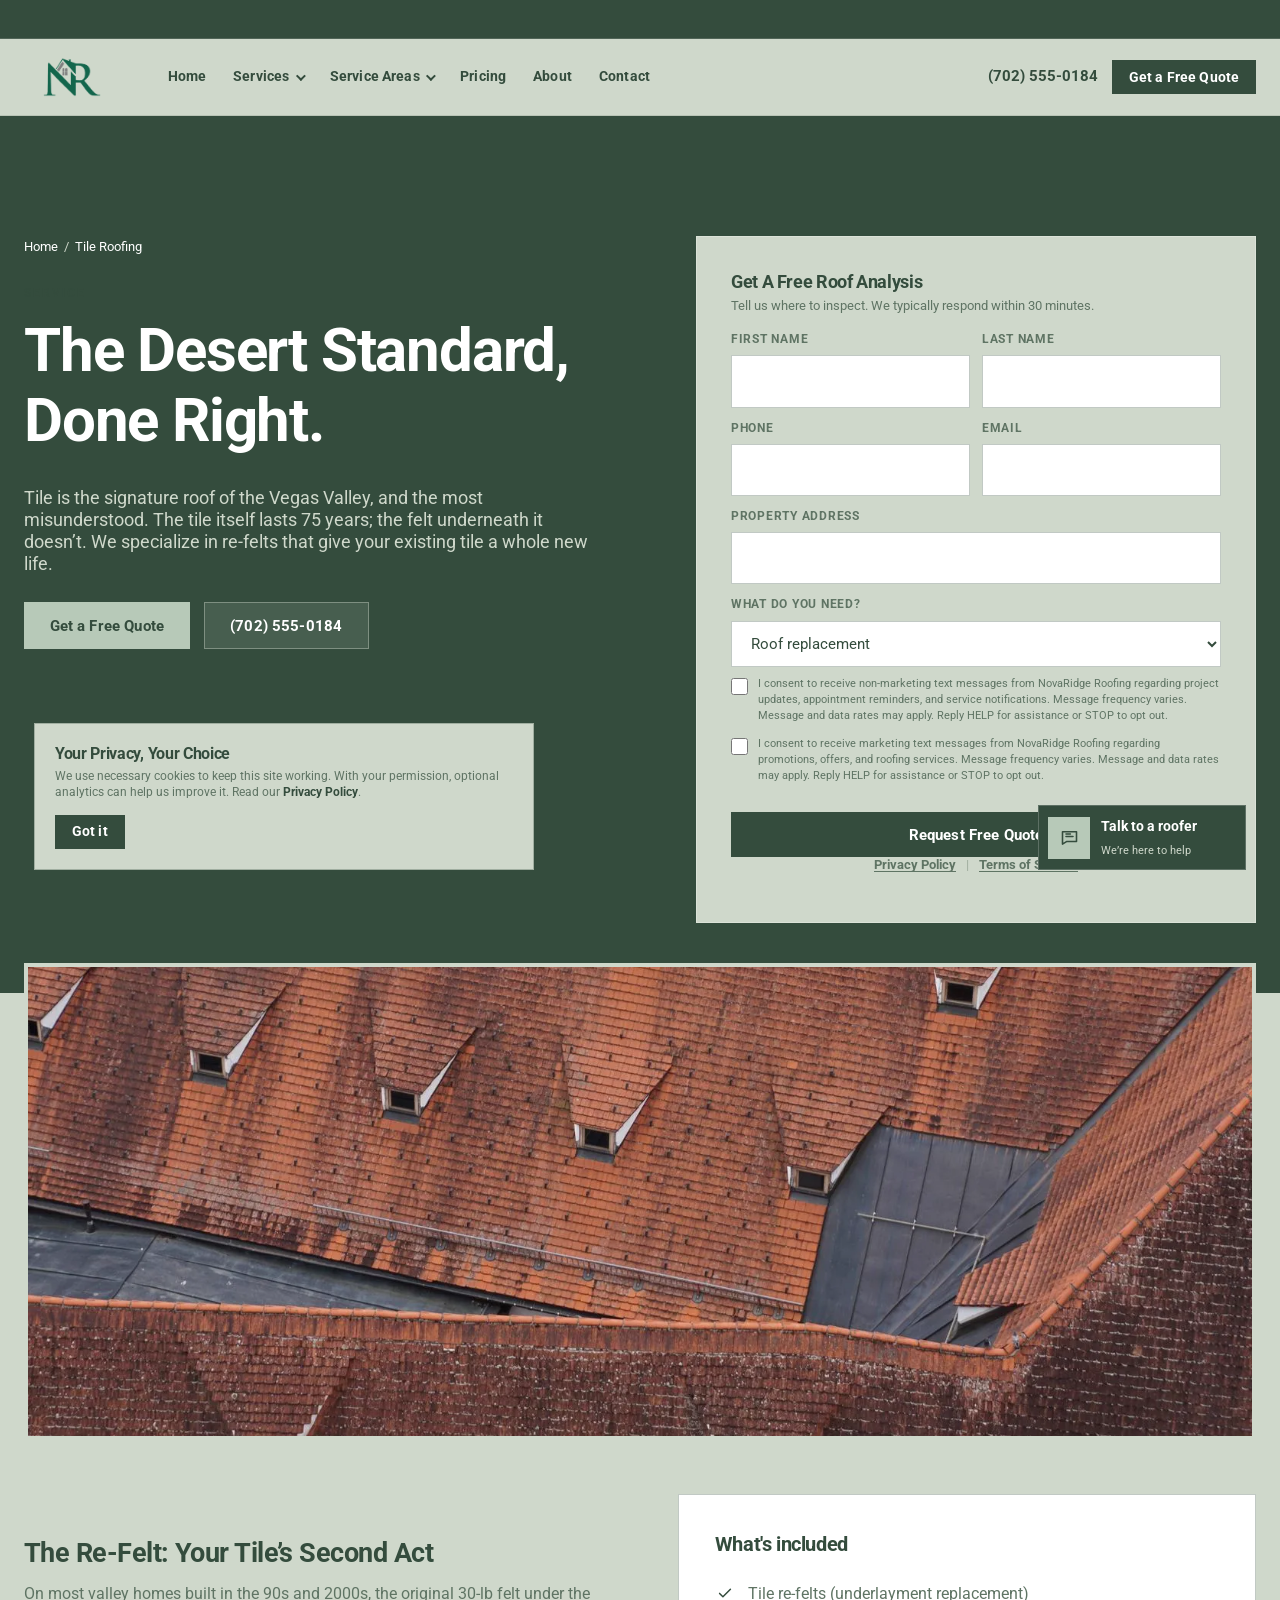
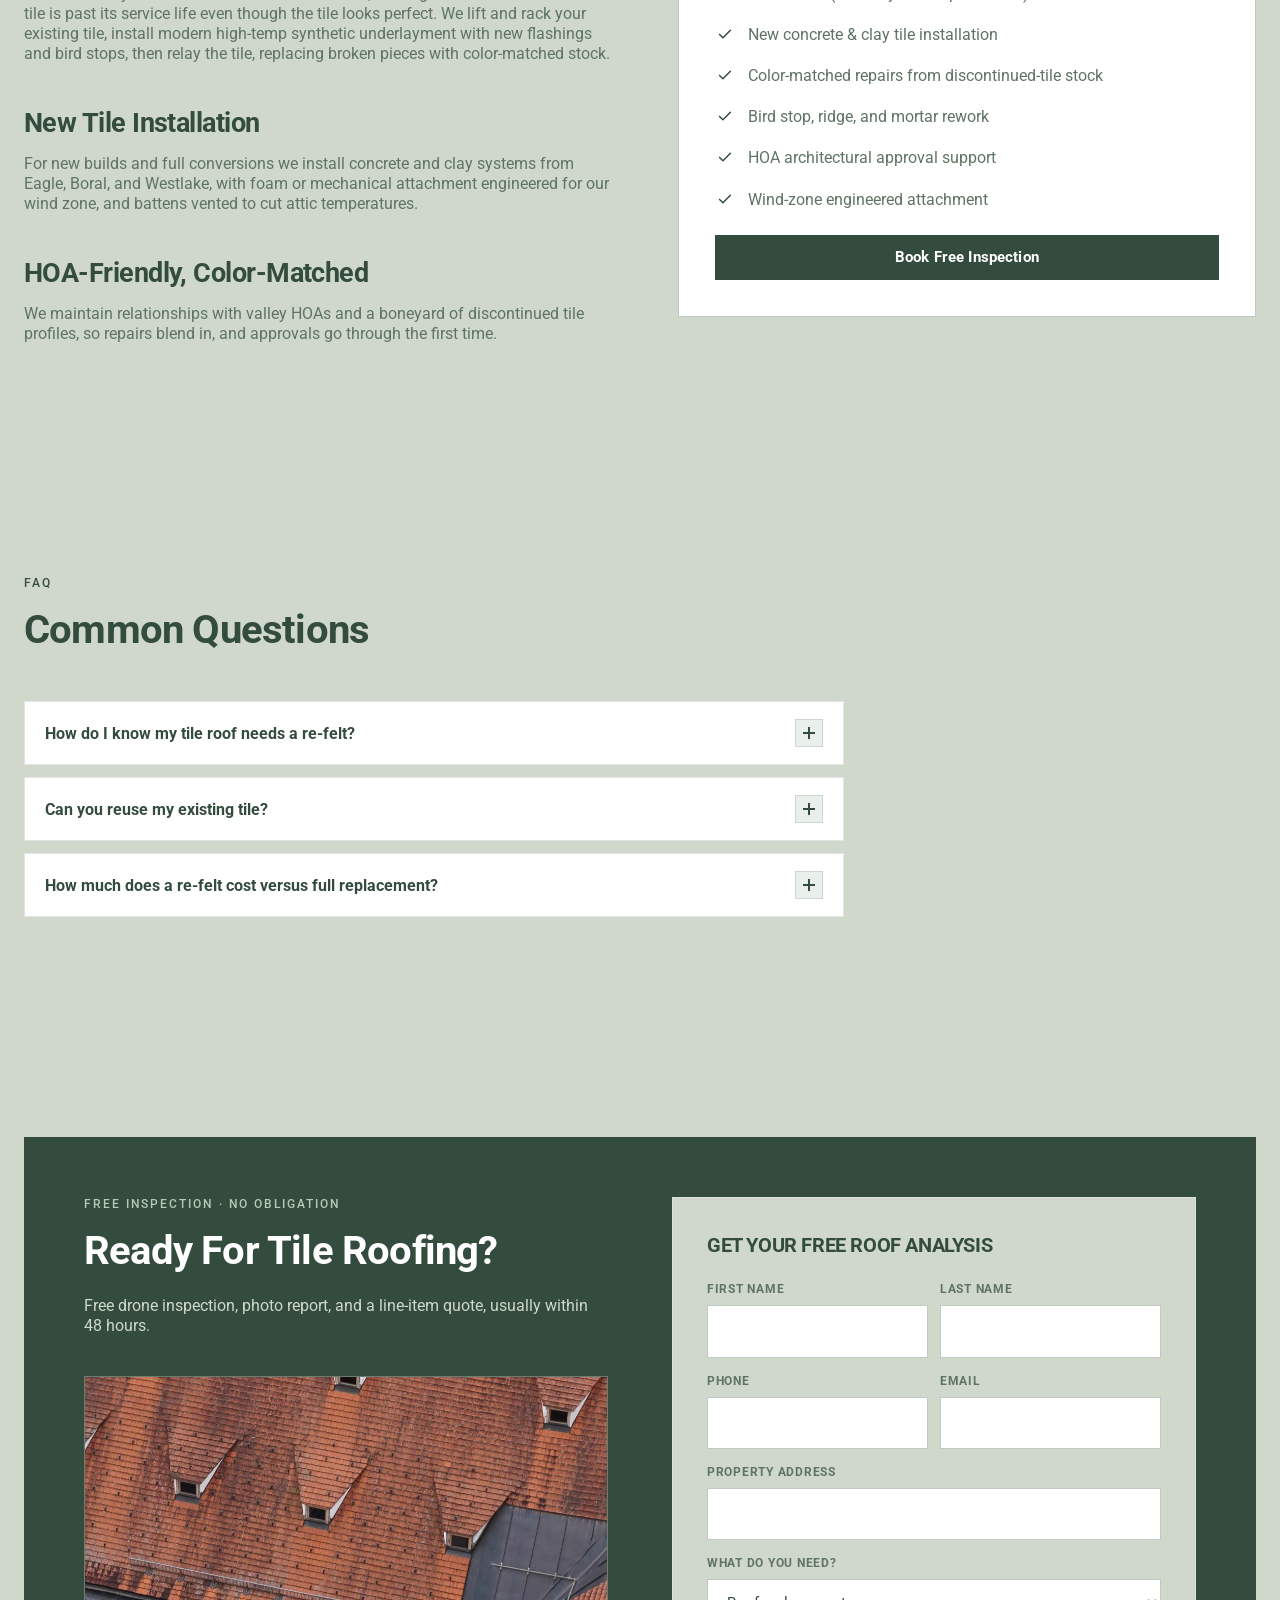
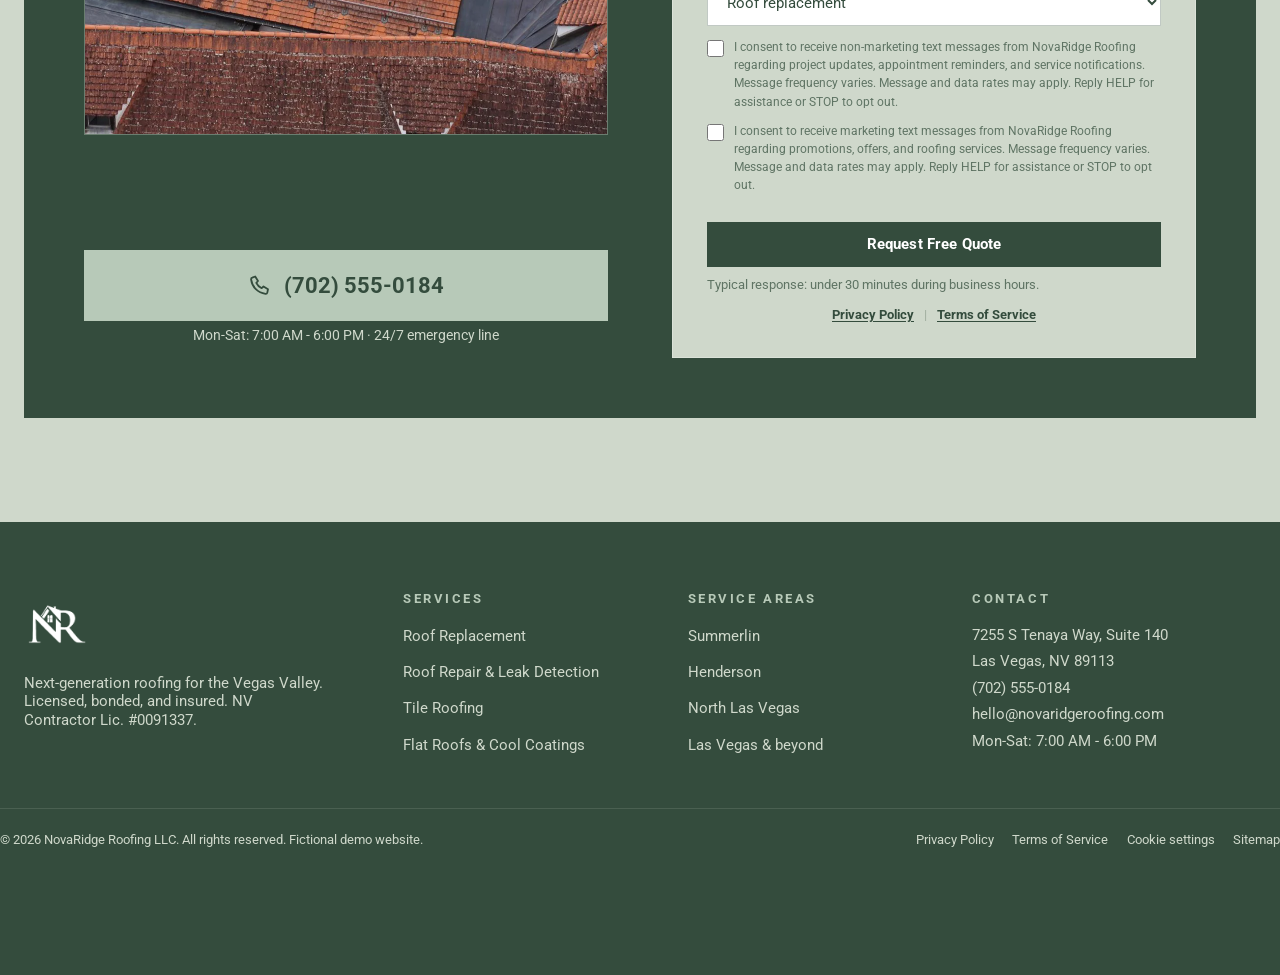
<file: services/tile-roofing/index.html>
<!DOCTYPE html>
<html lang="en">
<head>
<meta charset="utf-8">
<meta name="viewport" content="width=device-width, initial-scale=1">
<title>Tile Roofing & Re-Felts in Las Vegas | NovaRidge Roofing</title>
<meta name="description" content="Concrete and clay tile roofing in Las Vegas: new installation, underlayment replacement (re-felts), and color-matched tile repair for HOA communities.">
<link rel="canonical" href="https://philderev.github.io/roofing-template/services/tile-roofing/">
<meta name="theme-color" content="#CFD8CB">
<link rel="icon" href="../../assets/img/nrr-2.png" type="image/png">
<link rel="apple-touch-icon" href="../../assets/img/nrr.png">
<meta property="og:type" content="website">
<meta property="og:site_name" content="NovaRidge Roofing">
<meta property="og:title" content="Tile Roofing & Re-Felts in Las Vegas | NovaRidge Roofing">
<meta property="og:description" content="Concrete and clay tile roofing in Las Vegas: new installation, underlayment replacement (re-felts), and color-matched tile repair for HOA communities.">
<meta property="og:url" content="https://philderev.github.io/roofing-template/services/tile-roofing/">
<meta property="og:image" content="https://philderev.github.io/roofing-template/assets/img/nrr.png">
<meta property="og:image:secure_url" content="https://philderev.github.io/roofing-template/assets/img/nrr.png">
<meta property="og:image:type" content="image/png">
<meta property="og:image:width" content="3231">
<meta property="og:image:height" content="2550">
<meta property="og:image:alt" content="NovaRidge Roofing logo">
<meta name="twitter:card" content="summary">
<link rel="preload" href="../../assets/fonts/roboto-400.ttf" as="font" type="font/ttf" crossorigin>
<style>/* NOVARIDGE ROOFING , design system
   Palette: Sage Hint · Mint · Sage · Moss · Evergreen */
@font-face{font-family:"Roboto";src:url("../../assets/fonts/roboto-400.ttf") format("truetype");font-style:normal;font-weight:400;font-display:swap}
@font-face{font-family:"Roboto";src:url("../../assets/fonts/roboto-500.ttf") format("truetype");font-style:normal;font-weight:500;font-display:swap}
@font-face{font-family:"Roboto";src:url("../../assets/fonts/roboto-700.ttf") format("truetype");font-style:normal;font-weight:700;font-display:swap}
:root{
  --bg:#CFD8CB;--bg-warm:#B7C9B8;--bg-sun:#B7C9B8;
  --card:#ffffff;--foot:#344C3D;--foot-2:#293D31;
  --ink:#344C3D;--muted:#5F7464;--inv:#F4F6F3;--inv-muted:#CFD8CB;
  --green:#344C3D;--green-2:#738A6E;--lime:#8EA58E;--yellow:#8EA58E;--yellow-2:#738A6E;
  --line:rgba(52,76,61,.14);--line2:rgba(52,76,61,.3);
  --grad:#344C3D;
  --grad-text:#344C3D;
  --r:0;--maxw:1480px;
  --shadow:none;
  --shadow-lg:0 20px 44px rgba(52,76,61,.18);
  --font-body:"Roboto","Segoe UI",Arial,sans-serif;
  --font-display:"Roboto","Segoe UI",Arial,sans-serif;
  --ease:cubic-bezier(.22,.61,.2,1);
}
*,*::before,*::after{box-sizing:border-box}
html{scroll-behavior:smooth;scroll-padding-top:96px;-webkit-text-size-adjust:100%;overflow-x:clip}
@media(prefers-reduced-motion:reduce){html{scroll-behavior:auto}*,*::before,*::after{animation-duration:.001s!important;transition-duration:.001s!important}}
picture{display:block;overflow:hidden;border-radius:var(--r)}
picture img{display:block;transition:transform .65s var(--ease)}
@media(hover:hover) and (pointer:fine){picture:hover img{transform:scale(1.06)}}
body{margin:0;background:var(--bg);color:var(--ink);font:400 1rem/1.7 var(--font-body);text-rendering:optimizeLegibility;-webkit-font-smoothing:antialiased}
img,svg,video{max-width:100%;height:auto;display:block}
a{color:var(--green);text-decoration:none}
a:hover{text-decoration:underline}
::selection{background:rgba(142,165,142,.55);color:#344C3D}
:focus-visible{outline:2px solid var(--green);outline-offset:3px}
h1,h2,h3,h4{font-family:var(--font-display);line-height:1.16;margin:0 0 .55em;font-weight:700;letter-spacing:-.02em;text-wrap:balance}
h1{font-size:clamp(2.25rem,5.2vw,3.75rem);text-transform:capitalize}
h2{font-size:clamp(1.75rem,3.5vw,2.5rem);text-transform:capitalize}
h3{font-size:1.25rem;line-height:1.3}
p{margin:0 0 1em;line-height:1.25!important}
.wrap{max-width:var(--maxw);margin:0 auto;padding:0 clamp(14px,2vw,24px)}
.kicker{display:inline-flex;align-items:center;font-family:var(--font-display);font-size:.75rem;font-weight:500;letter-spacing:.16em;text-transform:uppercase;color:var(--green);margin-bottom:1.3em}
.cta-card .kicker{color:#B7C9B8}
.grad-text{background:var(--grad-text);-webkit-background-clip:text;background-clip:text;color:transparent}
.muted{color:var(--muted)}
section{padding:clamp(56px,9vw,104px) 0;position:relative;overflow:clip}
.section-head{max-width:660px;margin-bottom:clamp(28px,4vw,48px)}
.section-head.split{display:flex;max-width:none;flex-wrap:wrap;gap:1.5rem;align-items:flex-end;justify-content:space-between}
.section-head.split>p{max-width:44ch;border-left:3px solid var(--yellow);padding-left:1rem;margin:0}
.alt-band{background:var(--bg-warm);border-block:1px solid var(--line)}

/* skip link */
.skip{position:absolute;left:-999px;top:8px;z-index:100;background:var(--green);color:#fff;padding:.6em 1em;font-weight:700}
.skip:focus{left:8px}

/* header */
.announcement{position:relative;z-index:51;background:var(--green);color:#fff;border-bottom:1px solid rgba(255,255,255,.14)}
.announcement .wrap{min-height:38px;text-align:center;font-size:.8rem;line-height:1.35}
.announcement-rotator{position:relative;height:38px;overflow:hidden}
.announcement-item{position:absolute;inset:0;display:flex;align-items:center;justify-content:center;gap:12px;opacity:0;transform:translateY(12px);animation:announcement-cycle 10s ease-in-out infinite}
.announcement-item:nth-child(2){animation-delay:5s}
.announcement strong{font-weight:700}
.announcement a{color:#fff;font-weight:700;text-decoration:underline;text-underline-offset:3px;white-space:nowrap}
.announcement a:hover{color:var(--bg-warm)}
@keyframes announcement-cycle{0%{opacity:0;transform:translateY(12px)}4%,46%{opacity:1;transform:none}50%,100%{opacity:0;transform:translateY(-12px)}}
@media(prefers-reduced-motion:reduce){.announcement-item{animation:none;opacity:1;transform:none}.announcement-item:nth-child(2){display:none}}
.site-head{position:sticky;top:0;z-index:50;background:var(--bg);border-bottom:1px solid var(--line)}
.nav-bar{position:relative;display:flex;align-items:center;gap:20px;min-height:76px}
.brand{display:flex;align-items:center;color:var(--ink);flex:none}
.brand:hover{text-decoration:none}
.brand-logo{width:96px;height:64px;object-fit:contain;display:block}
nav.main{margin-left:16px}
nav.main ul{list-style:none;display:flex;gap:4px;margin:0;padding:0;align-items:center}
nav.main a,.drop-btn{display:block;padding:.55em .8em;color:var(--ink);font:600 .9rem/1.4 var(--font-display);letter-spacing:.01em;background:none;border:0;cursor:pointer;white-space:nowrap;position:relative}
nav.main a:hover,.drop-btn:hover{background:rgba(183,201,184,.4);text-decoration:none}
nav.main a[aria-current=page]{color:var(--green);background:rgba(183,201,184,.22);text-decoration:none}
nav.main a[aria-current=page]::after{content:"";position:absolute;left:50%;bottom:2px;width:24px;height:3px;background:var(--green);transform:translateX(-50%)}
.has-drop{position:relative}
.drop-btn::after{content:"";display:inline-block;margin-left:.45em;width:7px;height:7px;border-right:2px solid currentColor;border-bottom:2px solid currentColor;transform:rotate(45deg) translateY(-2px)}
.drop{position:absolute;top:calc(100% + 6px);left:0;min-width:240px;background:var(--card);border:1px solid var(--line2);padding:8px;opacity:0;visibility:hidden;transform:translateY(6px);transition:.18s}
.has-drop:hover .drop,.has-drop:focus-within .drop,.has-drop.open .drop{opacity:1;visibility:visible;transform:none}
.drop a{padding:.6em .8em;font-weight:500}
.drop a:hover{background:var(--bg-warm)}
.head-cta{display:flex;align-items:center;gap:14px}
.head-cta{margin-left:auto}
.phone-link{font-weight:700;font-size:.95rem;color:var(--ink);white-space:nowrap}
.phone-link:hover{color:var(--green);text-decoration:none}
.btn{display:inline-flex;align-items:center;justify-content:center;gap:.5em;padding:.9em 1.7em;font:600 .94rem/1.2 var(--font-display);letter-spacing:.01em;border:0;cursor:pointer;transition:outline-color .2s var(--ease),background-color .2s;outline:2px solid transparent;outline-offset:2px;white-space:nowrap}
.btn:hover{text-decoration:none}
.btn-primary{background:#344C3D;color:#fff}
.btn-primary:hover{background:#293D31;outline-color:#344C3D}
.btn-yellow{background:#B7C9B8;color:#344C3D}
.btn-yellow:hover{background:#8EA58E;outline-color:#738A6E}
.btn-ghost{background:rgba(255,255,255,.7);color:var(--ink);border:1px solid var(--line2)}
.btn-ghost:hover{border-color:var(--green);color:var(--green);background:#fff}
.hero .btn-ghost,.sub-hero .btn-ghost{background:rgba(207,216,203,.12);color:#fff;border-color:rgba(207,216,203,.4)}
.hero .btn-ghost:hover,.sub-hero .btn-ghost:hover{background:rgba(207,216,203,.22);color:#fff;border-color:var(--yellow)}
.btn-sm{padding:.62em 1.2em;font-size:.88rem}
.nav-toggle{display:none;margin-left:auto;background:none;border:1px solid var(--line2);padding:9px 11px;cursor:pointer}
.nav-toggle span{display:block;width:20px;height:2px;background:var(--ink);margin:4px 0;transition:.2s}

/* hero (home) */
.hero{position:relative;min-height:min(92svh,880px);display:flex;align-items:center;overflow:hidden;padding:110px 0 90px;isolation:isolate}
.hero .wrap{width:100%}
.hero-media{position:absolute;inset:0;z-index:-2}
.hero-media video,.hero-media img{width:100%;height:100%;object-fit:cover}
.hero-media::after{content:"";position:absolute;inset:0;background:rgba(41,61,49,.62)}
.hero-inner{max-width:760px;color:#fff}
.hero-layout,.sub-hero-layout{display:grid;grid-template-columns:minmax(0,1.15fr) minmax(340px,.85fr);gap:clamp(32px,6vw,80px);align-items:center}
.sub-hero-layout{grid-template-columns:minmax(0,1fr) minmax(460px,1fr);align-items:start}
.hero-form{padding:clamp(20px,2.5vw,28px);max-width:480px;justify-self:end;width:100%}
.sub-hero-layout .hero-form{max-width:560px}
.hero-form h2{font-size:1.15rem;margin-bottom:.3em;color:var(--ink)}
.hero-form>p{font-size:.82rem;color:var(--muted);margin:0 0 14px}
.hero-form .f-field{margin-bottom:9px}
.hero-form .sms-consent{font-size:.67rem;margin-bottom:12px}
.hero-form .btn{width:100%}
.hero-status{display:inline-flex;align-items:center;gap:.6rem;font-size:.8rem;font-weight:600;letter-spacing:.16em;text-transform:uppercase;color:#B7C9B8;margin-bottom:1.5rem}
.pulse{position:relative;width:9px;height:9px;background:#B7C9B8}
.hero .grad-text,.sub-hero .grad-text{background:#B7C9B8;-webkit-background-clip:text;background-clip:text;color:transparent}
.hero p.lede{font-size:clamp(1.02rem,2vw,1.2rem);color:#CFD8CB;max-width:560px;border-left:3px solid var(--yellow);padding-left:1.1rem}
.hero-ctas{display:flex;gap:14px;flex-wrap:wrap;margin:1.7em 0 2.3em}

/* sub-hero (subpages) */
.sub-hero{position:relative;padding:clamp(76px,10vw,120px) 0 clamp(44px,6vw,70px);overflow:hidden;color:#fff;background:#344C3D}
.sub-hero .lede{color:#CFD8CB!important}
.crumbs{font-size:.84rem;color:#CFD8CB;margin-bottom:1.4em}
.crumbs a{color:#CFD8CB}
.crumbs a:hover{color:var(--yellow)}
.crumbs span[aria-current]{color:#fff}

/* trust bar */
.trust{border-block:1px solid rgba(52,76,61,.12);background:var(--bg-sun);padding:20px 0;overflow:hidden}
.trust-track{display:flex;width:max-content;animation:trust-marquee 28s linear infinite;will-change:transform}
.trust-row{display:flex;gap:clamp(36px,5vw,76px);align-items:center;padding:0 clamp(18px,2.5vw,38px);flex:none}
.trust-item{display:flex;align-items:center;font:600 .8rem/1.2 var(--font-display);letter-spacing:.08em;text-transform:uppercase;color:#344C3D;white-space:nowrap}
.stars{color:#344C3D;letter-spacing:2px}
@keyframes trust-marquee{to{transform:translateX(-25%)}}
@media(hover:hover){.trust:hover .trust-track{animation-play-state:paused}}
@media(prefers-reduced-motion:reduce){.trust{overflow-x:auto}.trust-track{animation:none}.trust-row[aria-hidden=true]{display:none}}

/* cards */
.grid-3{display:grid;grid-template-columns:repeat(3,1fr);gap:20px}
.grid-4{display:grid;grid-template-columns:repeat(4,1fr);gap:20px}
.grid-2{display:grid;grid-template-columns:repeat(2,1fr);gap:20px}
.card{background:var(--card);border:1px solid var(--line);border-radius:var(--r);padding:28px;position:relative;overflow:hidden;transition:transform .35s var(--ease),border-color .35s,box-shadow .35s}
.card::before{content:"";position:absolute;inset:0 0 auto;height:3px;background:var(--grad);opacity:0;transition:.25s}
a.card{color:var(--ink);display:block}
a.card:hover{text-decoration:none}
.card:hover{transform:translateY(-6px);border-color:rgba(52,76,61,.35);box-shadow:var(--shadow-lg)}
.card:hover::before{opacity:1}
.card .icon{width:54px;height:54px;display:grid;place-items:center;background:rgba(183,201,184,.35);border:1px solid rgba(52,76,61,.2);margin-bottom:18px;transition:.3s var(--ease)}
.card:hover .icon{background:var(--grad);transform:rotate(-6deg) scale(1.06)}
.card:hover .icon svg path,.card:hover .icon svg circle{stroke:#fff}
.card h3{margin-bottom:.4em}
.card p{color:var(--muted);font-size:.94rem;margin:0}
.card .go{display:inline-block;margin-top:16px;font-weight:700;font-size:.88rem;color:var(--green)}

/* image-led service overview */
.service-intro{max-width:760px}
.service-intro h2{max-width:15ch}
.service-intro .muted{max-width:62ch;margin-top:1rem}
.service-card-grid{display:grid;grid-template-columns:repeat(4,minmax(0,1fr));gap:clamp(14px,1.5vw,24px)}
.service-card{display:grid;grid-template-columns:1fr;grid-template-rows:210px 1fr;min-height:500px;background:var(--card);color:var(--ink);border:1px solid var(--line);border-radius:var(--r);overflow:hidden;transition:transform .35s var(--ease),box-shadow .35s,border-color .35s}
.service-card:hover{text-decoration:none;transform:translateY(-6px);border-color:rgba(52,76,61,.35);box-shadow:var(--shadow-lg)}
.service-card-media{position:relative;display:block;min-height:0;overflow:hidden;background:#d6ddd3}
.service-card-media picture{display:block;height:100%;border-radius:0}
.service-card-media img{width:100%;height:100%;object-fit:cover;border-radius:0;transition:transform .6s var(--ease)}
.service-card:hover .service-card-media img{transform:scale(1.045)}
.service-number{position:absolute;top:18px;left:18px;display:grid;place-items:center;width:46px;height:46px;background:rgba(255,255,255,.92);font-size:.76rem;font-weight:800;letter-spacing:.08em;color:var(--green)}
.service-card-body{display:flex;flex-direction:column;padding:clamp(24px,3vw,36px)}
.service-label{display:flex;align-items:center;gap:.55rem;margin-bottom:1.35rem;color:var(--green);font-size:.72rem;font-weight:800;letter-spacing:.1em;text-transform:uppercase}
.service-label svg{width:20px;height:20px;flex:none}
.service-card h3{font-size:clamp(1.25rem,1.7vw,1.65rem);margin:0 0 .65rem}
.service-card p{color:var(--muted);font-size:.94rem;margin:0;line-height:1.7}
.service-card .go{display:flex;align-items:center;justify-content:space-between;margin-top:auto;padding-top:1.4rem;border-top:1px solid var(--line);color:var(--green);font-size:.84rem;font-weight:800}
.service-card .go span{font-size:1.15rem;transition:transform .25s var(--ease)}
.service-card:hover .go span{transform:translateX(4px)}

/* about preview / photo layouts */
.about-grid{display:grid;grid-template-columns:1.02fr 1fr;gap:clamp(28px,5vw,64px);align-items:center}
.about-media{position:relative}
.about-media img{border-radius:var(--r);aspect-ratio:4/4.7;object-fit:cover;width:100%;box-shadow:var(--shadow)}
.float-chip{position:absolute;display:flex;align-items:center;gap:.8rem;background:#fff;border:1px solid var(--line2);padding:.85rem 1.15rem}
.float-chip .ico{width:40px;height:40px;background:var(--green);display:grid;place-items:center;flex:none}
.float-chip .ico svg{width:20px;height:20px}
.float-chip b{display:block;font-size:1.05rem;line-height:1.1}
.float-chip span{font-size:.72rem;color:var(--muted);letter-spacing:.06em;text-transform:uppercase}
.chip-tr{top:1.4rem;right:-1rem}
.chip-bl{bottom:2.2rem;left:-1.2rem}
.checklist{list-style:none;margin:1.4em 0 0;padding:0;display:grid;gap:14px}
.checklist li{display:flex;gap:13px;align-items:flex-start;color:var(--muted)}
.checklist li b{color:var(--ink)}
.checklist svg{flex:none;margin-top:3px}
.mini-stats{display:grid;grid-template-columns:repeat(3,1fr);gap:1.4rem;margin-top:2rem}
.mini-stats b{font-size:clamp(1.6rem,2.6vw,2.2rem);display:block;line-height:1;margin-bottom:6px;letter-spacing:-.02em;background:var(--grad-text);-webkit-background-clip:text;background-clip:text;color:transparent}
.mini-stats span{display:block;font-size:.8rem;line-height:1.25;color:var(--muted)}
.why-grid{align-items:start}
.why-media{display:grid;grid-template-columns:1fr 1fr;gap:1.2rem;margin-top:43px;padding:8px;border:1px solid var(--line2)}
.why-media img{border-radius:var(--r);width:100%;object-fit:cover;aspect-ratio:4/3.4;box-shadow:var(--shadow)}
.why-media picture:first-child{grid-column:1/-1}
.why-media picture:first-child img{aspect-ratio:16/8.2}

/* projects */
.proj-grid{display:grid;grid-template-columns:1fr 1fr;gap:1.5rem}
.proj{position:relative;border-radius:var(--r);overflow:hidden;display:block;box-shadow:var(--shadow)}
.proj img{aspect-ratio:16/10.5;object-fit:cover;width:100%;transition:transform .8s var(--ease)}
.proj:hover img{transform:scale(1.06)}
.proj-info{position:absolute;inset:auto 0 0;padding:1.4rem;background:rgba(41,61,49,.92)}
.proj-info time{font-size:.76rem;color:var(--yellow);letter-spacing:.16em;text-transform:uppercase}
.proj-info h3{font-size:1.24rem;text-transform:uppercase;margin:.3rem 0 0;color:#fff}
.proj-tags{position:absolute;top:1.1rem;right:1.1rem;display:flex;gap:.5rem}
.proj-tags span{font-size:.68rem;font-weight:600;letter-spacing:.1em;text-transform:uppercase;background:rgba(207,216,203,.92);border:1px solid rgba(52,76,61,.15);color:#344C3D;padding:.32rem .7rem}

/* tech panel (sticky sidebars) */
.tech-panel{background:var(--card);border:1px solid var(--line2);padding:clamp(22px,3vw,36px);position:relative;overflow:hidden}
.tech-rows{display:grid;gap:12px;margin-top:6px}
.tech-row{display:flex;justify-content:space-between;gap:14px;padding:13px 16px;background:var(--bg);border:1px solid var(--line);font-size:.92rem}
.tech-row b{color:var(--green);font-weight:700;white-space:nowrap}

/* process */
.steps{counter-reset:s}
.step{counter-increment:s;display:grid;grid-template-columns:auto 1fr;gap:1.6rem;align-items:center;padding:1.6rem 0;border-bottom:1px solid var(--line);transition:padding-left .35s var(--ease),background .35s}
.step:hover{padding-left:1rem;background:rgba(183,201,184,.3)}
.step-num{font-size:.95rem;font-weight:700;color:var(--green);width:58px;height:58px;display:grid;place-items:center;border:1px solid var(--line2);background:rgba(183,201,184,.3)}
.step-num::before{content:"0" counter(s)}
.step h3{font-size:1.25rem;text-transform:uppercase;margin:0 0 .2em}
.step p{color:var(--muted);font-size:.95rem;margin:0;max-width:62ch}

/* areas */
.area-flex{display:grid;grid-template-columns:1fr 1fr;gap:clamp(28px,5vw,60px);align-items:center}
.map-panel{background:var(--card);border:1px solid var(--line2);padding:14px;overflow:hidden}
.map-panel iframe{display:block;width:100%;height:400px;border:0;background:#F4F6F3}
.area-list{display:grid;grid-template-columns:1fr 1fr;gap:12px;margin-top:1.4em}
.area-chip{display:flex;align-items:center;padding:13px 16px;background:var(--card);border:1px solid var(--line);color:var(--ink);font-weight:600;font-size:.93rem;transition:.2s var(--ease)}
.area-chip:hover{border-color:var(--green);text-decoration:none;transform:translateY(-3px);color:var(--green)}

/* reviews */
.review-marquee{overflow:hidden}
.review-marquee.rv:not(.in){transform:none}
.review-grid{display:flex;width:max-content;gap:20px}
.review-card{background:var(--card);border:1px solid var(--line);padding:24px 22px 18px;display:flex;flex-direction:column;gap:16px}
.review-grid .review-card{width:calc((min(100vw - 48px,1432px) - 60px)/4);flex:none}
.review-card p{color:var(--ink);font-size:.92rem;line-height:1.55;margin:0;flex:1}
.reviewer{display:flex;align-items:center;gap:12px;order:-2}
.avatar{width:40px;height:40px;display:grid;place-items:center;flex:none;font-weight:700;background:var(--green-2);color:#fff;font-size:.9rem}
.review-card:nth-child(even) .avatar{background:var(--green);color:#fff}
.reviewer b{display:block;font-size:.9rem;line-height:1.35;color:var(--ink)}
.reviewer span{display:block;font-size:.76rem;line-height:1.4;color:var(--muted);margin-top:3px}
.review-card>.stars{order:-1;color:var(--yellow-2);font-size:.9rem;line-height:1;letter-spacing:2px}
.review-foot{display:flex;align-items:center;justify-content:space-between;gap:16px;border-top:1px solid var(--line);padding-top:14px;margin-top:2px;font-size:.76rem;color:var(--muted)}
.review-foot a{font-weight:600;color:var(--green);white-space:nowrap}
.review-marquee.in .review-grid{animation:reviews-scroll 38s linear infinite}
.review-marquee:hover .review-grid{animation-play-state:paused}
@keyframes reviews-scroll{to{transform:translateX(calc(-50% - 10px))}}
@media(prefers-reduced-motion:reduce){.review-marquee.in .review-grid{animation:none}}

/* faq */
.faq-grid{display:grid;grid-template-columns:minmax(0,1fr) minmax(0,1fr);gap:clamp(1.5rem,3vw,2.75rem);align-items:start}
.faq-media{width:100%;max-width:none;justify-self:end;align-self:start;margin-top:42px;padding:8px;border:1px solid var(--line2)}
.faq-media img{border-radius:var(--r);aspect-ratio:4/3.4;object-fit:cover;width:100%;box-shadow:var(--shadow)}
.faq details,.faq-grid details{border:1px solid var(--line);background:var(--card);margin-bottom:12px;overflow:hidden;transition:border-color .3s}
.faq{max-width:820px}
details[open]{border-color:var(--line2)}
.faq summary,.faq-grid summary{cursor:pointer;padding:17px 20px;font-weight:600;list-style:none;display:flex;justify-content:space-between;gap:16px;align-items:center}
summary::-webkit-details-marker{display:none}
summary .plus{flex:none;width:28px;height:28px;position:relative;border:1px solid var(--line);background:rgba(183,201,184,.3);transition:.3s var(--ease)}
summary .plus::before,summary .plus::after{content:"";position:absolute;inset:0;margin:auto;background:var(--green)}
summary .plus::before{width:12px;height:2px}
summary .plus::after{width:2px;height:12px;transition:transform .3s var(--ease)}
details[open] summary .plus{background:var(--grad);border-color:transparent}
details[open] summary .plus::before,details[open] summary .plus::after{background:#fff}
details[open] summary .plus::after{transform:rotate(90deg)}
.faq-a{padding:0 20px 18px;color:var(--muted);font-size:.95rem}

/* pricing */
.price-card{position:relative;background:var(--card);border:1px solid var(--line);padding:32px 28px;display:flex;flex-direction:column;transition:transform .3s var(--ease),border-color .3s,box-shadow .3s}
.price-card:hover{transform:translateY(-6px);border-color:rgba(52,76,61,.4);box-shadow:var(--shadow-lg)}
.price-card.hot{border-color:rgba(52,76,61,.55);box-shadow:0 0 0 3px rgba(183,201,184,.5)}
.price-card .tag{position:absolute;top:-13px;left:50%;transform:translateX(-50%);white-space:nowrap;background:#B7C9B8;color:#344C3D;font-size:.72rem;font-weight:700;letter-spacing:.12em;text-transform:uppercase;padding:.4em 1em}
.price-card h3{font-size:1.1rem;text-transform:uppercase}
.price{font-size:2.1rem;font-weight:700;margin:.2em 0 .1em;letter-spacing:-.02em}
.price small{font-size:.85rem;color:var(--muted);font-weight:500}
.price-card ul{list-style:none;padding:1.2em 0 0;margin:.6em 0 1.6em;display:grid;gap:10px;flex:1;border-top:1px solid var(--line)}
.price-card li{display:flex;gap:10px;font-size:.92rem;color:var(--muted)}
.price-card li::before{content:"";width:8px;height:2px;background:var(--green);flex:none;margin-top:11px}
.price-card .btn{width:100%}

/* cta band + form */
.cta-band{padding:clamp(56px,9vw,104px) 0}
.cta-card{position:relative;overflow:hidden;padding:clamp(28px,5vw,60px);color:#fff;background:#344C3D}
.cta-card .inner{position:relative;display:grid;grid-template-columns:1fr 1fr;gap:clamp(30px,5vw,70px);align-items:start}
.cta-card .inner>div:first-child{display:flex;flex-direction:column;align-self:stretch}
.cta-card .inner>div:first-child .big-phone{margin-top:auto}
.cta-visual{height:clamp(240px,28vw,410px);margin:24px 0;overflow:hidden;border:1px solid rgba(207,216,203,.35)}
.cta-visual picture,.cta-visual img{width:100%;height:100%}
.cta-visual img{object-fit:cover}
.cta-card .muted{color:#CFD8CB}
.big-phone{display:inline-flex;align-items:center;justify-content:center;gap:12px;margin-top:1.2em;padding:.75em 1.4em;background:#B7C9B8;color:#344C3D;font-size:clamp(1.15rem,2.4vw,1.4rem);font-weight:700;outline:2px solid transparent;outline-offset:2px;transition:outline-color .2s var(--ease),background-color .2s}
.big-phone:hover{background:#8EA58E;color:#293D31;outline-color:#738A6E;text-decoration:none}
.cta-card .big-phone+p{text-align:center}
.lead-form{background:var(--bg);border:1px solid rgba(255,255,255,.25);padding:clamp(22px,3vw,34px);color:var(--ink)}
.lead-form h3{margin-bottom:1em;text-transform:uppercase}
.f-row{display:grid;grid-template-columns:1fr 1fr;gap:12px}
.f-field{margin-bottom:12px}
.f-field label{display:block;font-size:.78rem;font-weight:700;letter-spacing:.06em;color:var(--muted);margin-bottom:6px;text-transform:uppercase}
.f-field input,.f-field select,.f-field textarea{width:100%;padding:.8em 1em;background:#fff;border:1px solid var(--line2);color:var(--ink);font:inherit;font-size:.95rem}
.f-field input:focus,.f-field select:focus,.f-field textarea:focus{outline:none;border-color:var(--green);box-shadow:0 0 0 3px rgba(115,138,110,.2)}
.form-note{font-size:.8rem;color:var(--muted);margin:10px 0 0}
.sms-consents{border:0;padding:0;margin:6px 0 16px;min-width:0}
.sms-consents legend{padding:0;margin:0 0 8px;color:var(--ink);font-size:.78rem;font-weight:700;text-transform:uppercase;letter-spacing:.06em}
.sms-consent{display:flex;align-items:flex-start;gap:10px;margin:0 0 11px;color:var(--muted);font-size:.76rem;line-height:1.5;cursor:pointer}
.sms-consent input{width:17px;height:17px;flex:0 0 17px;margin:2px 0 0;accent-color:var(--green)}
.consent-note{font-size:.72rem;color:var(--muted);margin:0!important}
.form-legal{display:flex;justify-content:center;gap:10px;margin:14px 0 0;font-size:.8rem}
.form-legal a{color:var(--green-dark);font-weight:600;text-decoration:underline;text-underline-offset:2px}
.form-legal span{color:var(--line2)}
.form-consent{font-size:.72rem;line-height:1.5}
.form-consent a{font-weight:600}
.form-ok{display:none;padding:14px 18px;border:1px solid rgba(52,76,61,.4);background:rgba(115,138,110,.12);color:var(--green);font-weight:600;margin-top:14px}

/* footer */
.site-foot{background:var(--foot);color:var(--inv);padding:clamp(44px,6vw,70px) 0 0}
.site-foot .brand{color:var(--inv)}
.site-foot .brand-logo{filter:brightness(0) invert(1);transform:translateX(-15px);margin-right:-15px}
.foot-grid{display:grid;grid-template-columns:1.4fr 1fr 1fr 1.2fr;gap:clamp(24px,4vw,48px)}
.foot-grid h4{font-size:.8rem;letter-spacing:.2em;text-transform:uppercase;color:#B7C9B8;margin-bottom:1.2em}
.foot-grid ul{list-style:none;margin:0;padding:0;display:grid;gap:9px}
.foot-grid a{color:var(--inv-muted);font-size:.92rem}
.foot-grid a:hover{color:#B7C9B8}
.foot-about p{color:var(--inv-muted);font-size:.92rem;max-width:300px}
address{font-style:normal;color:var(--inv-muted);font-size:.92rem;line-height:1.8}
address a{color:var(--inv)}
.foot-bottom{margin-top:clamp(30px,5vw,50px);border-top:1px solid rgba(207,216,203,.14);padding:20px 0 clamp(96px,12vw,124px);display:flex;justify-content:space-between;gap:14px;flex-wrap:wrap;font-size:.82rem;color:var(--inv-muted)}
.foot-bottom a{color:var(--inv-muted)}
.foot-bottom a:hover{color:#B7C9B8}
.foot-legal{display:flex;gap:1.4em;flex-wrap:wrap}
.cookie-settings{border:0;padding:0;background:none;color:var(--inv-muted);font:inherit;cursor:pointer}.cookie-settings:hover{color:#B7C9B8}

/* floating contact */
.contact-float{position:fixed;right:clamp(16px,3vw,34px);bottom:clamp(16px,3vw,30px);z-index:90;display:flex;flex-direction:column;align-items:flex-end;gap:12px}
.contact-trigger{min-width:208px;display:flex;align-items:center;gap:11px;padding:9px 14px 9px 9px;border:1px solid rgba(255,255,255,.2);background:#344C3D;color:#fff;font:inherit;text-align:left;cursor:pointer;transition:transform .25s var(--ease),background .25s}
.contact-trigger:hover{transform:translateY(-3px);background:#293D31}
.contact-trigger-icon{width:42px;height:42px;display:grid;place-items:center;background:#B7C9B8;color:#344C3D;flex:none}
.contact-trigger svg,.contact-actions svg{width:21px;height:21px;fill:none;stroke:currentColor;stroke-width:1.8;stroke-linecap:round;stroke-linejoin:round}
.contact-trigger b,.contact-trigger small{display:block}.contact-trigger b{font-size:.9rem}.contact-trigger small{font-size:.7rem;color:#CFD8CB;margin-top:1px}
.contact-close{display:none;width:19px;height:19px;position:relative;margin:0 4px 0 auto}
.contact-close::before,.contact-close::after{content:"";position:absolute;inset:9px 1px auto;height:2px;background:#fff;transform:rotate(45deg)}
.contact-close::after{transform:rotate(-45deg)}
.is-open .contact-trigger{min-width:58px;width:58px;height:58px;padding:0}.is-open .contact-trigger-icon,.is-open .contact-trigger-copy{display:none}.is-open .contact-close{display:block;margin:auto}
.contact-pop{width:min(392px,calc(100vw - 32px));overflow:hidden;border:1px solid rgba(52,76,61,.3);background:var(--bg);transform-origin:bottom right;animation:contact-in .25s var(--ease)}
.contact-pop-head{display:flex;align-items:center;gap:14px;padding:22px 20px;background:#344C3D;color:#fff}
.contact-pop-head strong,.contact-pop-head span{display:block}.contact-pop-head strong{font-size:.94rem}.contact-pop-head div>span{font-size:.72rem;color:#CFD8CB;margin-top:3px}
.contact-status{width:38px;height:38px;display:grid;place-items:center;background:rgba(255,255,255,.08);border:1px solid rgba(183,201,184,.2);flex:none}
.contact-status img{display:block;width:34px;height:34px;object-fit:contain;filter:brightness(0) invert(1)}
.contact-pop-body{padding:22px 20px 20px}.contact-pop-body>p{font-size:.88rem;line-height:1.6;color:var(--muted);margin:0 0 17px}
.contact-actions{display:grid;grid-template-columns:1fr 1fr;gap:11px}
.contact-actions a{display:flex;align-items:center;gap:11px;min-width:0;padding:14px 12px;border:1px solid var(--line2);background:#fff;color:var(--ink);transition:border-color .2s,transform .2s}
.contact-actions a>span:last-child{min-width:0}
.contact-actions a:hover{transform:translateY(-2px);border-color:var(--green);text-decoration:none}
.contact-actions .contact-email{grid-column:1/-1}.contact-icon{width:34px;height:34px;display:grid;place-items:center;background:rgba(183,201,184,.3);color:var(--green);flex:none}
.contact-actions b,.contact-actions small{display:block;overflow:hidden;text-overflow:ellipsis}.contact-actions b{font-size:.8rem;white-space:nowrap}.contact-actions small{font-size:.67rem;color:var(--muted);margin-top:3px;white-space:nowrap}
@keyframes contact-in{from{opacity:0;transform:translateY(10px) scale(.97)}}

/* cookie consent */
.cookie-banner{position:fixed;left:clamp(16px,3vw,34px);bottom:clamp(16px,3vw,30px);z-index:89;width:min(500px,calc(100vw - 32px));display:grid;gap:15px;padding:20px;border:1px solid rgba(52,76,61,.3);background:var(--bg);animation:cookie-in .35s var(--ease)}
.cookie-banner[hidden]{display:none}
.cookie-copy h2{font-size:1rem;margin:1px 0 5px}.cookie-copy p{font-size:.78rem;line-height:1.55;color:var(--muted);margin:0}.cookie-copy a{font-weight:600}
.cookie-actions{display:flex;align-items:center;gap:10px}
@keyframes cookie-in{from{opacity:0;transform:translateY(14px)}}

/* prose (subpages) */
.prose{max-width:800px}
.prose h2{margin-top:1.6em;font-size:clamp(1.3rem,2.4vw,1.7rem)}
.prose p,.prose li{color:#5F7464}
.prose ul{padding-left:1.2em}
.prose img{border-radius:var(--r);box-shadow:var(--shadow);margin:1.5em 0}
.legal .prose h2{font-size:1.25rem}
.legal .prose p,.legal .prose li{font-size:.96rem}
.updated{font-size:.85rem;color:var(--muted)}

/* service hero image strip */
.svc-hero-img{margin-top:clamp(-30px,-4vw,-50px);position:relative;z-index:2}
.svc-hero-img img{aspect-ratio:16/6.2;object-fit:cover;width:100%;border:4px solid var(--bg)}

/* thank-you */
.ty-hero{min-height:70svh;display:flex;align-items:center}
.ty-check{width:84px;height:84px;background:var(--green);display:grid;place-items:center;margin-bottom:1.6em}

/* reveal */
.rv:not(.in){opacity:0;transform:translateY(24px)}
.rv.in{animation:rv-in .7s var(--ease)}
@keyframes rv-in{from{opacity:0;transform:translateY(24px)}}
@media(prefers-reduced-motion:reduce){.rv:not(.in){opacity:1;transform:none}.rv.in{animation:none}}

/* responsive */
@media(max-width:1120px){
  .phone-link{display:none}
  .nav-bar{gap:12px}
}
@media(max-width:1020px){
  .review-grid .review-card{width:calc((100vw - 68px)/2)}
  .grid-4{grid-template-columns:1fr 1fr}
  .service-card-grid{grid-template-columns:repeat(2,minmax(0,1fr))}
  .service-card{grid-template-columns:1fr;min-height:0}.service-card-media{height:220px}
  .foot-grid{grid-template-columns:1fr 1fr}
}
@media(max-width:860px){
  .cta-card .inner>div:first-child .big-phone{margin-top:1.2em}
  .why-media{margin-top:0}
  .faq-media{max-width:100%;justify-self:stretch;margin-top:0}
  .nav-toggle{display:block}
  nav.main{position:fixed;inset:76px 0 auto;background:rgba(207,216,203,.99);border-bottom:1px solid var(--line2);padding:18px clamp(16px,4vw,28px) 26px;transform:translateY(-130%);transition:transform .25s;margin:0;max-height:calc(100svh - 76px);overflow:auto;box-shadow:var(--shadow-lg)}
  nav.main.open{transform:none}
  nav.main ul{flex-direction:column;align-items:stretch;gap:2px}
  nav.main a,.drop-btn{padding:.8em .6em;font-size:1.02rem;width:100%;text-align:left}
  nav.main a[aria-current=page]::after{left:.6em;bottom:3px;width:30px;transform:none}
  .drop{position:static;opacity:1;visibility:visible;transform:none;display:none;border:0;background:rgba(183,201,184,.18);box-shadow:none;margin:4px 0 8px}
  .has-drop.open .drop{display:block}
  .head-cta .btn{display:none}
  .grid-3,.grid-2,.proj-grid{grid-template-columns:1fr}
  .service-card-grid{grid-template-columns:1fr}
  .about-grid,.area-flex,.cta-card .inner,.faq-grid,.hero-layout,.sub-hero-layout{grid-template-columns:1fr}
  .hero-form{justify-self:start;max-width:620px}
  .chip-tr{right:.6rem}.chip-bl{left:-.4rem}
  .hero{min-height:78svh;padding:90px 0 70px}
}
@media(max-width:560px){
  .review-grid .review-card{width:calc(100vw - 28px)}
  .announcement .wrap{min-height:54px;font-size:.73rem}
  .announcement-rotator{height:54px}
  .announcement-item{gap:5px;flex-direction:column;padding:6px 0}
  .grid-4,.area-list,.f-row,.why-media{grid-template-columns:1fr}
  .service-card-media{height:190px}.service-card-body{padding:24px}
  .why-media img{aspect-ratio:16/9}
  .foot-grid{grid-template-columns:1fr}
  .phone-link{display:none}
  .trust-track{animation-duration:22s}
  .mini-stats{grid-template-columns:repeat(3,1fr);gap:.8rem}
  .contact-float{right:12px;bottom:12px}.contact-trigger-copy{display:none}.contact-trigger{min-width:58px;width:58px;height:58px;padding:8px}.contact-trigger-icon{width:40px;height:40px}.contact-pop{width:min(392px,calc(100vw - 24px))}.contact-actions{grid-template-columns:1fr}.contact-actions .contact-email{grid-column:auto}
  .cookie-banner{left:12px;bottom:82px;width:calc(100vw - 24px);padding:17px}.cookie-actions .btn{width:100%}
}
</style>
<noscript><style>.rv:not(.in){opacity:1;transform:none}</style></noscript>
<script type="application/ld+json">{"@context":"https://schema.org","@type":"RoofingContractor","@id":"https://philderev.github.io/roofing-template/#org","name":"NovaRidge Roofing","legalName":"NovaRidge Roofing LLC","url":"https://philderev.github.io/roofing-template/","logo":"https://philderev.github.io/roofing-template/assets/img/nrr-2.png","image":"https://philderev.github.io/roofing-template/assets/img/nrr.png","telephone":"+1-702-555-0184","email":"hello@novaridgeroofing.com","priceRange":"$$","address":{"@type":"PostalAddress","streetAddress":"7255 S Tenaya Way, Suite 140","addressLocality":"Las Vegas","addressRegion":"NV","postalCode":"89113","addressCountry":"US"},"geo":{"@type":"GeoCoordinates","latitude":36.0563,"longitude":-115.2493},"openingHoursSpecification":[{"@type":"OpeningHoursSpecification","dayOfWeek":["Monday","Tuesday","Wednesday","Thursday","Friday","Saturday"],"opens":"07:00","closes":"18:00"}],"areaServed":[{"@type":"City","name":"Las Vegas"},{"@type":"City","name":"Summerlin"},{"@type":"City","name":"Henderson"},{"@type":"City","name":"North Las Vegas"},{"@type":"City","name":"Spring Valley"},{"@type":"City","name":"Enterprise"},{"@type":"City","name":"Paradise"}],"sameAs":[]}</script>
<script type="application/ld+json">{"@context":"https://schema.org","@type":"BreadcrumbList","itemListElement":[{"@type":"ListItem","position":1,"name":"Home","item":"https://philderev.github.io/roofing-template/"},{"@type":"ListItem","position":2,"name":"Services"},{"@type":"ListItem","position":3,"name":"Tile Roofing","item":"https://philderev.github.io/roofing-template/services/tile-roofing/"}]}</script>
<script type="application/ld+json">{"@context":"https://schema.org","@type":"FAQPage","mainEntity":[{"@type":"Question","name":"How do I know my tile roof needs a re-felt?","acceptedAnswer":{"@type":"Answer","text":"Age is the best indicator: original felt from before ~2005 is due. Leaks at valleys and penetrations, debris in gutters that looks like felt granules, and slipped tiles are the visible symptoms."}},{"@type":"Question","name":"Can you reuse my existing tile?","acceptedAnswer":{"@type":"Answer","text":"Usually yes, 85-90% of tile survives a careful lift-and-relay. We source color-matched replacements for the rest from our discontinued-profile inventory."}},{"@type":"Question","name":"How much does a re-felt cost versus full replacement?","acceptedAnswer":{"@type":"Answer","text":"A re-felt typically runs 55-70% of the cost of a comparable new tile roof because the tile, the most expensive component, is reused."}}]}</script>
<script type="application/ld+json">{"@context":"https://schema.org","@type":"Service","name":"Tile Roofing","serviceType":"Tile Roofing","provider":{"@id":"https://philderev.github.io/roofing-template/#org"},"areaServed":{"@type":"City","name":"Las Vegas"},"description":"Concrete and clay tile roofing in Las Vegas: new installation, underlayment replacement (re-felts), and color-matched tile repair for HOA communities."}</script>
<!-- GA4: paste gtag.js snippet here (G-XXXXXXXXXX) -->
<!-- GTM: paste container snippet here (GTM-XXXXXXX) -->
<!-- GHL: paste location tracking code here -->
</head>
<body>
<a class="skip" href="#main">Skip to content</a>
<aside class="announcement" aria-label="Announcement">
  <div class="wrap announcement-rotator">
    <div class="announcement-item"><strong>Free drone roof inspections across the Las Vegas Valley.</strong><a href="../../contact/">Book yours today</a></div>
    <div class="announcement-item"><strong>Roof leak or storm damage? Same-week service is available.</strong><a href="../../services/roof-repair/">Get roof help</a></div>
  </div>
</aside>
<header class="site-head">
  <div class="wrap nav-bar">
    <a class="brand" href="../../" aria-label="NovaRidge Roofing, home"><img class="brand-logo" src="../../assets/img/nrr-2.png" width="3231" height="2550" alt="NovaRidge Roofing"></a>
    <button class="nav-toggle" aria-label="Menu" aria-expanded="false" aria-controls="mainnav"><span></span><span></span><span></span></button>
    <nav class="main" id="mainnav" aria-label="Main">
      <ul>
        <li><a href="../../">Home</a></li>
        <li class="has-drop"><button class="drop-btn" aria-expanded="false">Services</button>
          <div class="drop"><a href="../../services/roof-replacement/">Roof Replacement</a><a href="../../services/roof-repair/">Roof Repair & Leak Detection</a><a href="../../services/tile-roofing/">Tile Roofing</a><a href="../../services/flat-roof-coatings/">Flat Roofs & Cool Coatings</a></div>
        </li>
        <li class="has-drop"><button class="drop-btn" aria-expanded="false">Service Areas</button>
          <div class="drop"><a href="../../service-areas/summerlin/">Summerlin</a><a href="../../service-areas/henderson/">Henderson</a><a href="../../service-areas/north-las-vegas/">North Las Vegas</a></div>
        </li>
        <li><a href="../../pricing/">Pricing</a></li>
        <li><a href="../../about/">About</a></li>
        <li><a href="../../contact/">Contact</a></li>
      </ul>
    </nav>
    <div class="head-cta">
      <a class="phone-link" href="tel:+17025550184">(702) 555-0184</a>
      <a class="btn btn-primary btn-sm" href="../../contact/">Get a Free Quote</a>
    </div>
  </div>
</header>
<main id="main">

<div class="sub-hero">

  <div class="wrap sub-hero-layout">
    <div>
    <nav class="crumbs" aria-label="Breadcrumb"><span aria-current="page">Home</span> &nbsp;/&nbsp; <span aria-current="page">Tile Roofing</span></nav>
    <p class="kicker">Service</p>
    <h1>The desert standard, done right.</h1>
    <p class="lede muted" style="max-width:640px;font-size:1.1rem">Tile is the signature roof of the Vegas Valley, and the most misunderstood. The tile itself lasts 75 years; the felt underneath it doesn’t. We specialize in re-felts that give your existing tile a whole new life.</p>
    <div class="hero-ctas" style="display:flex;gap:14px;flex-wrap:wrap;margin:1.6em 0 2.6em"><a class="btn btn-yellow" href="../../contact/">Get a Free Quote</a><a class="btn btn-ghost" href="tel:+17025550184">(702) 555-0184</a></div>
    </div>
    
<form class="lead-form hero-form" id="service-tile-roofing-hero-form" data-ty="../../thank-you/">
  <h2>Get a free roof analysis</h2>
  <p>Tell us where to inspect. We typically respond within 30 minutes.</p>
  <div class="f-row">
    <div class="f-field"><label for="service-tile-roofing-hero-form-first">First name</label><input id="service-tile-roofing-hero-form-first" name="first_name" autocomplete="given-name" required></div>
    <div class="f-field"><label for="service-tile-roofing-hero-form-last">Last name</label><input id="service-tile-roofing-hero-form-last" name="last_name" autocomplete="family-name" required></div>
  </div>
  <div class="f-row">
    <div class="f-field"><label for="service-tile-roofing-hero-form-phone">Phone</label><input id="service-tile-roofing-hero-form-phone" name="phone" type="tel" autocomplete="tel" required></div>
    <div class="f-field"><label for="service-tile-roofing-hero-form-email">Email</label><input id="service-tile-roofing-hero-form-email" name="email" type="email" autocomplete="email" required></div>
  </div>
  <div class="f-field"><label for="service-tile-roofing-hero-form-addr">Property address</label><input id="service-tile-roofing-hero-form-addr" name="address" autocomplete="street-address"></div>
  <div class="f-field"><label for="service-tile-roofing-hero-form-svc">What do you need?</label><select id="service-tile-roofing-hero-form-svc" name="service"><option>Roof replacement</option><option>Roof repair / leak</option><option>Tile re-felt</option><option>Flat roof / coating</option><option>Not sure, inspect it</option></select></div>
  
  <fieldset class="sms-consents" aria-label="SMS consent choices">
    <label class="sms-consent"><input type="checkbox" name="sms_transactional_consent" value="yes"><span>I consent to receive non-marketing text messages from NovaRidge Roofing regarding project updates, appointment reminders, and service notifications. Message frequency varies. Message and data rates may apply. Reply HELP for assistance or STOP to opt out.</span></label>
    <label class="sms-consent"><input type="checkbox" name="sms_marketing_consent" value="yes"><span>I consent to receive marketing text messages from NovaRidge Roofing regarding promotions, offers, and roofing services. Message frequency varies. Message and data rates may apply. Reply HELP for assistance or STOP to opt out.</span></label>
  </fieldset>
  <button class="btn btn-primary" type="submit">Request Free Quote</button>
  <p class="form-legal"><a href="../../privacy/">Privacy Policy</a><span aria-hidden="true">|</span><a href="../../terms/">Terms of Service</a></p>
</form>
  </div>
</div>
<div class="wrap svc-hero-img rv"><picture><source srcset="../../assets/img/svc-tile.webp" type="image/webp"><img src="../../assets/img/svc-tile.jpg" alt="Aerial view of terracotta tile roofs with dormers across a neighborhood" width="1600" height="700" fetchpriority="high"></picture></div>
<section style="padding-top:clamp(30px,5vw,54px)">
  <div class="wrap about-grid" style="align-items:start">
    <div class="prose rv">
      <h2>The re-felt: your tile’s second act</h2><p>On most valley homes built in the 90s and 2000s, the original 30-lb felt under the tile is past its service life even though the tile looks perfect. We lift and rack your existing tile, install modern high-temp synthetic underlayment with new flashings and bird stops, then relay the tile, replacing broken pieces with color-matched stock.</p><h2>New tile installation</h2><p>For new builds and full conversions we install concrete and clay systems from Eagle, Boral, and Westlake, with foam or mechanical attachment engineered for our wind zone, and battens vented to cut attic temperatures.</p><h2>HOA-friendly, color-matched</h2><p>We maintain relationships with valley HOAs and a boneyard of discontinued tile profiles, so repairs blend in, and approvals go through the first time.</p>
    </div>
    <div class="tech-panel rv" style="position:sticky;top:96px">
      <h3>What's included</h3>
      <ul class="checklist"><li><svg width="20" height="20" viewBox="0 0 24 24" fill="none" aria-hidden="true"><path d="m5.5 12.5 4 4 9-9" stroke="#344C3D" stroke-width="1.8" stroke-linecap="round" stroke-linejoin="round"/></svg><span>Tile re-felts (underlayment replacement)</span></li><li><svg width="20" height="20" viewBox="0 0 24 24" fill="none" aria-hidden="true"><path d="m5.5 12.5 4 4 9-9" stroke="#344C3D" stroke-width="1.8" stroke-linecap="round" stroke-linejoin="round"/></svg><span>New concrete & clay tile installation</span></li><li><svg width="20" height="20" viewBox="0 0 24 24" fill="none" aria-hidden="true"><path d="m5.5 12.5 4 4 9-9" stroke="#344C3D" stroke-width="1.8" stroke-linecap="round" stroke-linejoin="round"/></svg><span>Color-matched repairs from discontinued-tile stock</span></li><li><svg width="20" height="20" viewBox="0 0 24 24" fill="none" aria-hidden="true"><path d="m5.5 12.5 4 4 9-9" stroke="#344C3D" stroke-width="1.8" stroke-linecap="round" stroke-linejoin="round"/></svg><span>Bird stop, ridge, and mortar rework</span></li><li><svg width="20" height="20" viewBox="0 0 24 24" fill="none" aria-hidden="true"><path d="m5.5 12.5 4 4 9-9" stroke="#344C3D" stroke-width="1.8" stroke-linecap="round" stroke-linejoin="round"/></svg><span>HOA architectural approval support</span></li><li><svg width="20" height="20" viewBox="0 0 24 24" fill="none" aria-hidden="true"><path d="m5.5 12.5 4 4 9-9" stroke="#344C3D" stroke-width="1.8" stroke-linecap="round" stroke-linejoin="round"/></svg><span>Wind-zone engineered attachment</span></li></ul>
      <a class="btn btn-primary" href="../../contact/" style="margin-top:22px;width:100%">Book Free Inspection</a>
    </div>
  </div>
</section>

<section aria-labelledby="faq-h">
  <div class="wrap">
    <div class="section-head rv"><p class="kicker">FAQ</p><h2 id="faq-h">Common questions</h2></div>
    <div class="faq rv">
      <details><summary>How do I know my tile roof needs a re-felt?<span class="plus" aria-hidden="true"></span></summary><div class="faq-a">Age is the best indicator: original felt from before ~2005 is due. Leaks at valleys and penetrations, debris in gutters that looks like felt granules, and slipped tiles are the visible symptoms.</div></details><details><summary>Can you reuse my existing tile?<span class="plus" aria-hidden="true"></span></summary><div class="faq-a">Usually yes, 85-90% of tile survives a careful lift-and-relay. We source color-matched replacements for the rest from our discontinued-profile inventory.</div></details><details><summary>How much does a re-felt cost versus full replacement?<span class="plus" aria-hidden="true"></span></summary><div class="faq-a">A re-felt typically runs 55-70% of the cost of a comparable new tile roof because the tile, the most expensive component, is reused.</div></details>
    </div>
  </div>
</section>

<section class="cta-band" id="quote">
  <div class="wrap">
    <div class="cta-card rv">
      <div class="inner">
        <div>
          <p class="kicker">Free Inspection &middot; No Obligation</p>
          <h2>Ready for tile roofing?</h2>
          <p class="muted">Free drone inspection, photo report, and a line-item quote, usually within 48 hours.</p>
          <div class="cta-visual"><picture><source srcset="../../assets/img/svc-tile.webp" type="image/webp"><img src="../../assets/img/svc-tile.jpg" alt="Professional roofing project completed by NovaRidge Roofing" width="1200" height="800" loading="lazy" decoding="async"></picture></div>
          <a class="big-phone" href="tel:+17025550184"><svg width="24" height="24" viewBox="0 0 24 24" fill="none" aria-hidden="true"><path d="M7.2 3.5 10 8 8.3 9.8c1.1 2.4 3 4.3 5.4 5.4l1.8-1.7 4.5 2.8-.7 3.3c-.2.8-1 1.3-1.8 1.2C9.8 19.8 4.2 14.2 3.1 6.5 3 5.7 3.5 4.9 4.3 4.7l2.9-1.2Z" stroke="#344C3D" stroke-width="1.8" stroke-linecap="round" stroke-linejoin="round"/></svg> (702) 555-0184</a>
          <p class="muted" style="font-size:.85rem;margin-top:6px">Mon-Sat: 7:00 AM - 6:00 PM &middot; 24/7 emergency line</p>
        </div>
        <form class="lead-form" id="leadform" data-ty="../../thank-you/">
          <!-- GHL form embed replaces this block in production -->
          <h3>Get your free roof analysis</h3>
          <div class="f-row">
            <div class="f-field"><label for="lf-first">First name</label><input id="lf-first" name="first_name" autocomplete="given-name" required></div>
            <div class="f-field"><label for="lf-last">Last name</label><input id="lf-last" name="last_name" autocomplete="family-name" required></div>
          </div>
          <div class="f-row">
            <div class="f-field"><label for="lf-phone">Phone</label><input id="lf-phone" name="phone" type="tel" autocomplete="tel" required></div>
            <div class="f-field"><label for="lf-email">Email</label><input id="lf-email" name="email" type="email" autocomplete="email" required></div>
          </div>
          <div class="f-field"><label for="lf-addr">Property address</label><input id="lf-addr" name="address" autocomplete="street-address"></div>
          <div class="f-field"><label for="lf-svc">What do you need?</label>
            <select id="lf-svc" name="service">
              <option>Roof replacement</option><option>Roof repair / leak</option><option>Tile re-felt</option><option>Flat roof / coating</option><option>Not sure, inspect it</option>
            </select>
          </div>
          
  <fieldset class="sms-consents" aria-label="SMS consent choices">
    <label class="sms-consent"><input type="checkbox" name="sms_transactional_consent" value="yes"><span>I consent to receive non-marketing text messages from NovaRidge Roofing regarding project updates, appointment reminders, and service notifications. Message frequency varies. Message and data rates may apply. Reply HELP for assistance or STOP to opt out.</span></label>
    <label class="sms-consent"><input type="checkbox" name="sms_marketing_consent" value="yes"><span>I consent to receive marketing text messages from NovaRidge Roofing regarding promotions, offers, and roofing services. Message frequency varies. Message and data rates may apply. Reply HELP for assistance or STOP to opt out.</span></label>
  </fieldset>
          <button class="btn btn-primary" type="submit" style="width:100%">Request Free Quote</button>
          <p class="form-note">Typical response: under 30 minutes during business hours.</p>
          <p class="form-legal"><a href="../../privacy/">Privacy Policy</a><span aria-hidden="true">|</span><a href="../../terms/">Terms of Service</a></p>
        </form>
      </div>
    </div>
  </div>
</section>

</main>
<footer class="site-foot">
  <div class="wrap foot-grid">
    <div class="foot-about">
      <a class="brand" href="../../" aria-label="NovaRidge Roofing, home"><img class="brand-logo" src="../../assets/img/nrr-2.png" width="3231" height="2550" alt="NovaRidge Roofing"></a>
      <p style="margin-top:18px">Next-generation roofing for the Vegas Valley. Licensed, bonded, and insured. NV Contractor Lic. #0091337.</p>
    </div>
    <div>
      <h4>Services</h4>
      <ul><li><a href="../../services/roof-replacement/">Roof Replacement</a></li><li><a href="../../services/roof-repair/">Roof Repair & Leak Detection</a></li><li><a href="../../services/tile-roofing/">Tile Roofing</a></li><li><a href="../../services/flat-roof-coatings/">Flat Roofs & Cool Coatings</a></li></ul>
    </div>
    <div>
      <h4>Service Areas</h4>
      <ul><li><a href="../../service-areas/summerlin/">Summerlin</a></li><li><a href="../../service-areas/henderson/">Henderson</a></li><li><a href="../../service-areas/north-las-vegas/">North Las Vegas</a></li>
      <li><a href="../../contact/">Las Vegas &amp; beyond</a></li></ul>
    </div>
    <div>
      <h4>Contact</h4>
      <address>7255 S Tenaya Way, Suite 140<br>Las Vegas, NV 89113<br>
      <a href="tel:+17025550184">(702) 555-0184</a><br>
      <a href="mailto:hello@novaridgeroofing.com">hello@novaridgeroofing.com</a><br>Mon-Sat: 7:00 AM - 6:00 PM</address>
    </div>
  </div>
  <div class="wrap foot-bottom">
    <span>&copy; <span id="yr">2026</span> NovaRidge Roofing LLC. All rights reserved. Fictional demo website.</span>
    <span class="foot-legal"><a href="../../privacy/">Privacy Policy</a><a href="../../terms/">Terms of Service</a><button class="cookie-settings" type="button">Cookie settings</button><a href="../../sitemap.xml">Sitemap</a></span>
  </div>
</footer>
<aside class="contact-float" aria-label="Quick contact">
  <div class="contact-pop" id="contact-pop" hidden>
    <div class="contact-pop-body">
      <div class="contact-actions">
        <a href="tel:+17025550184"><span class="contact-icon" aria-hidden="true"><svg viewBox="0 0 24 24"><path d="M7.2 3.5 10 8 8.3 9.8c1.1 2.4 3 4.3 5.4 5.4l1.8-1.7 4.5 2.8-.7 3.3c-.2.8-1 1.3-1.8 1.2C9.8 19.8 4.2 14.2 3.1 6.5 3 5.7 3.5 4.9 4.3 4.7l2.9-1.2Z"/></svg></span><span><b>Call the office</b><small>(702) 555-0184</small></span></a>
        <a href="sms:+17025550184"><span class="contact-icon" aria-hidden="true"><svg viewBox="0 0 24 24"><path d="M4 5.5h16v11H9l-5 3v-14Z"/><path d="M8 10.8h8M8 8h5"/></svg></span><span><b>Send a text</b><small>Great for photos of damage</small></span></a>
        <a class="contact-email" href="mailto:hello@novaridgeroofing.com"><span class="contact-icon" aria-hidden="true"><svg viewBox="0 0 24 24"><rect x="3" y="5" width="18" height="14" rx="2"/><path d="m4 7 8 6 8-6"/></svg></span><span><b>Email our team</b><small>hello@novaridgeroofing.com</small></span></a>
      </div>
    </div>
  </div>
  <button class="contact-trigger" type="button" aria-expanded="false" aria-controls="contact-pop">
    <span class="contact-trigger-icon" aria-hidden="true"><svg viewBox="0 0 24 24"><path d="M4 5.5h16v11H9l-5 3v-14Z"/><path d="M8 10.8h8M8 8h5"/></svg></span>
    <span class="contact-trigger-copy"><b>Talk to a roofer</b><small>We&rsquo;re here to help</small></span>
    <span class="contact-close" aria-hidden="true"></span>
  </button>
</aside>
<section class="cookie-banner" id="cookie-banner" aria-labelledby="cookie-title" hidden>
  <div class="cookie-copy">
    <h2 id="cookie-title">Your privacy, your choice</h2>
    <p>We use necessary cookies to keep this site working. With your permission, optional analytics can help us improve it. Read our <a href="../../privacy/">Privacy Policy</a>.</p>
  </div>
  <div class="cookie-actions">
    <button class="btn btn-primary btn-sm" type="button" data-cookie-choice="acknowledged">Got it</button>
  </div>
</section>
<script>
(function(){
var d=document;
var t=d.querySelector('.nav-toggle'),n=d.getElementById('mainnav');
t.addEventListener('click',function(){var o=n.classList.toggle('open');t.setAttribute('aria-expanded',o)});
d.querySelectorAll('.drop-btn').forEach(function(b){b.addEventListener('click',function(){var li=b.parentElement,o=li.classList.toggle('open');b.setAttribute('aria-expanded',o)})});
var y=d.getElementById('yr');if(y)y.textContent=new Date().getFullYear();
if('IntersectionObserver' in window){var io=new IntersectionObserver(function(es){es.forEach(function(e){if(e.isIntersecting){e.target.classList.add('in');io.unobserve(e.target)}})},{rootMargin:'0px 0px -8% 0px'});d.querySelectorAll('.rv').forEach(function(el){io.observe(el)});}else{d.querySelectorAll('.rv').forEach(function(el){el.classList.add('in')})}
var v=d.getElementById('heroVid');
if(v){var rm=matchMedia('(prefers-reduced-motion: reduce)').matches,sd=navigator.connection&&navigator.connection.saveData;
if(!rm&&!sd){var load=function(){['webm','mp4'].forEach(function(f){var s=d.createElement('source');s.src=v.dataset.base+'.'+f;s.type='video/'+f;v.appendChild(s)});v.load();var p=v.play();if(p)p.catch(function(){});};
if(d.readyState==='complete'){setTimeout(load,120)}else{addEventListener('load',function(){setTimeout(load,120)})}}}
d.querySelectorAll('.lead-form').forEach(function(f){f.addEventListener('submit',function(e){e.preventDefault();if(!f.reportValidity())return;f.querySelectorAll('input,select,textarea,button').forEach(function(el){el.disabled=true});window.location.href=f.dataset.ty;});});
var ct=d.querySelector('.contact-trigger'),cp=d.getElementById('contact-pop');
if(ct&&cp){var toggleContact=function(open){cp.hidden=!open;ct.setAttribute('aria-expanded',open);document.querySelector('.contact-float').classList.toggle('is-open',open);if(open)cp.querySelector('a').focus()};ct.addEventListener('click',function(){toggleContact(ct.getAttribute('aria-expanded')!=='true')});d.addEventListener('keydown',function(e){if(e.key==='Escape'&&!cp.hidden){toggleContact(false);ct.focus()}});d.addEventListener('click',function(e){if(!cp.hidden&&!e.target.closest('.contact-float'))toggleContact(false)});}
var cb=d.getElementById('cookie-banner'),cs=d.querySelector('.cookie-settings'),consentKey='novaridge-cookie-consent';
if(cb){var getConsent=function(){try{return localStorage.getItem(consentKey)}catch(e){return null}},showConsent=function(){cb.hidden=false},saveConsent=function(choice){try{localStorage.setItem(consentKey,choice)}catch(e){}cb.hidden=true;window.dispatchEvent(new CustomEvent('novaridge:consent',{detail:{choice:choice}}))};if(!getConsent())showConsent();cb.querySelectorAll('[data-cookie-choice]').forEach(function(b){b.addEventListener('click',function(){saveConsent(b.dataset.cookieChoice)})});if(cs)cs.addEventListener('click',showConsent);}
})();
</script>
</body>
</html>
</file>
